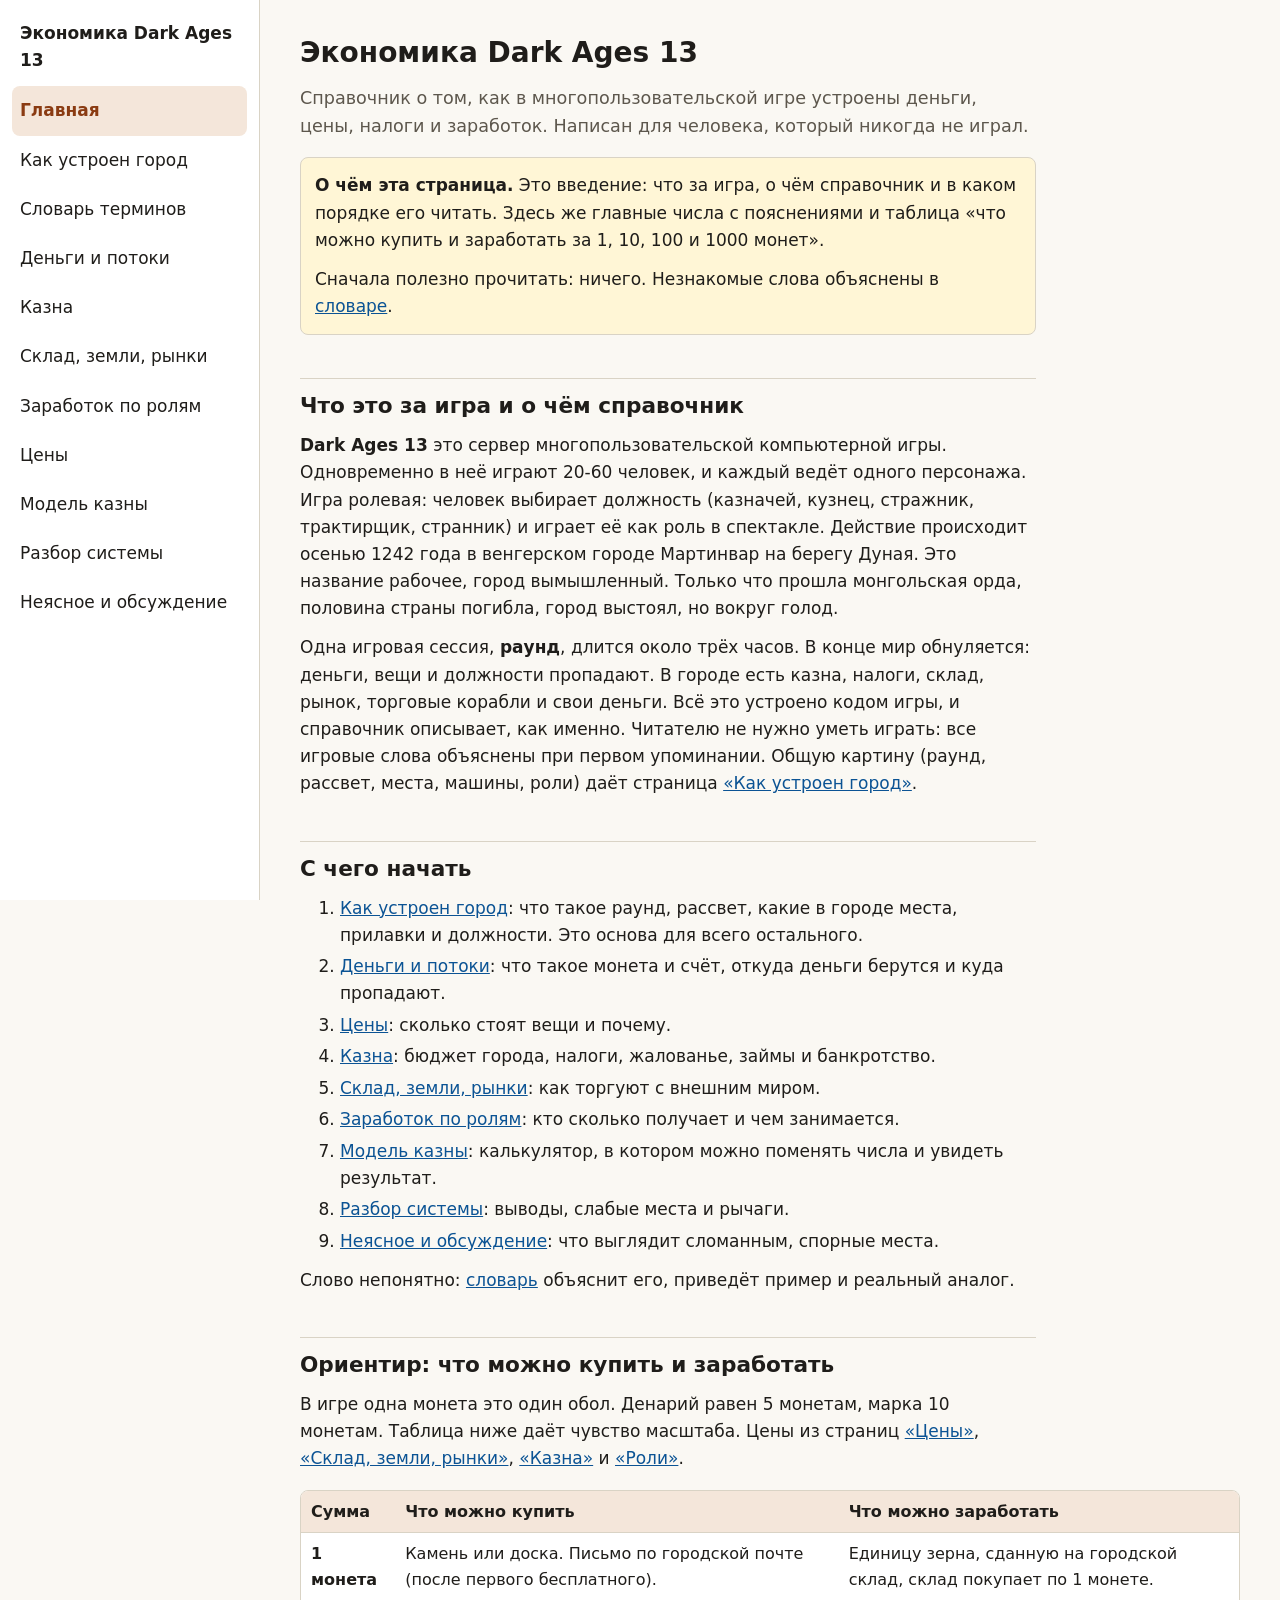
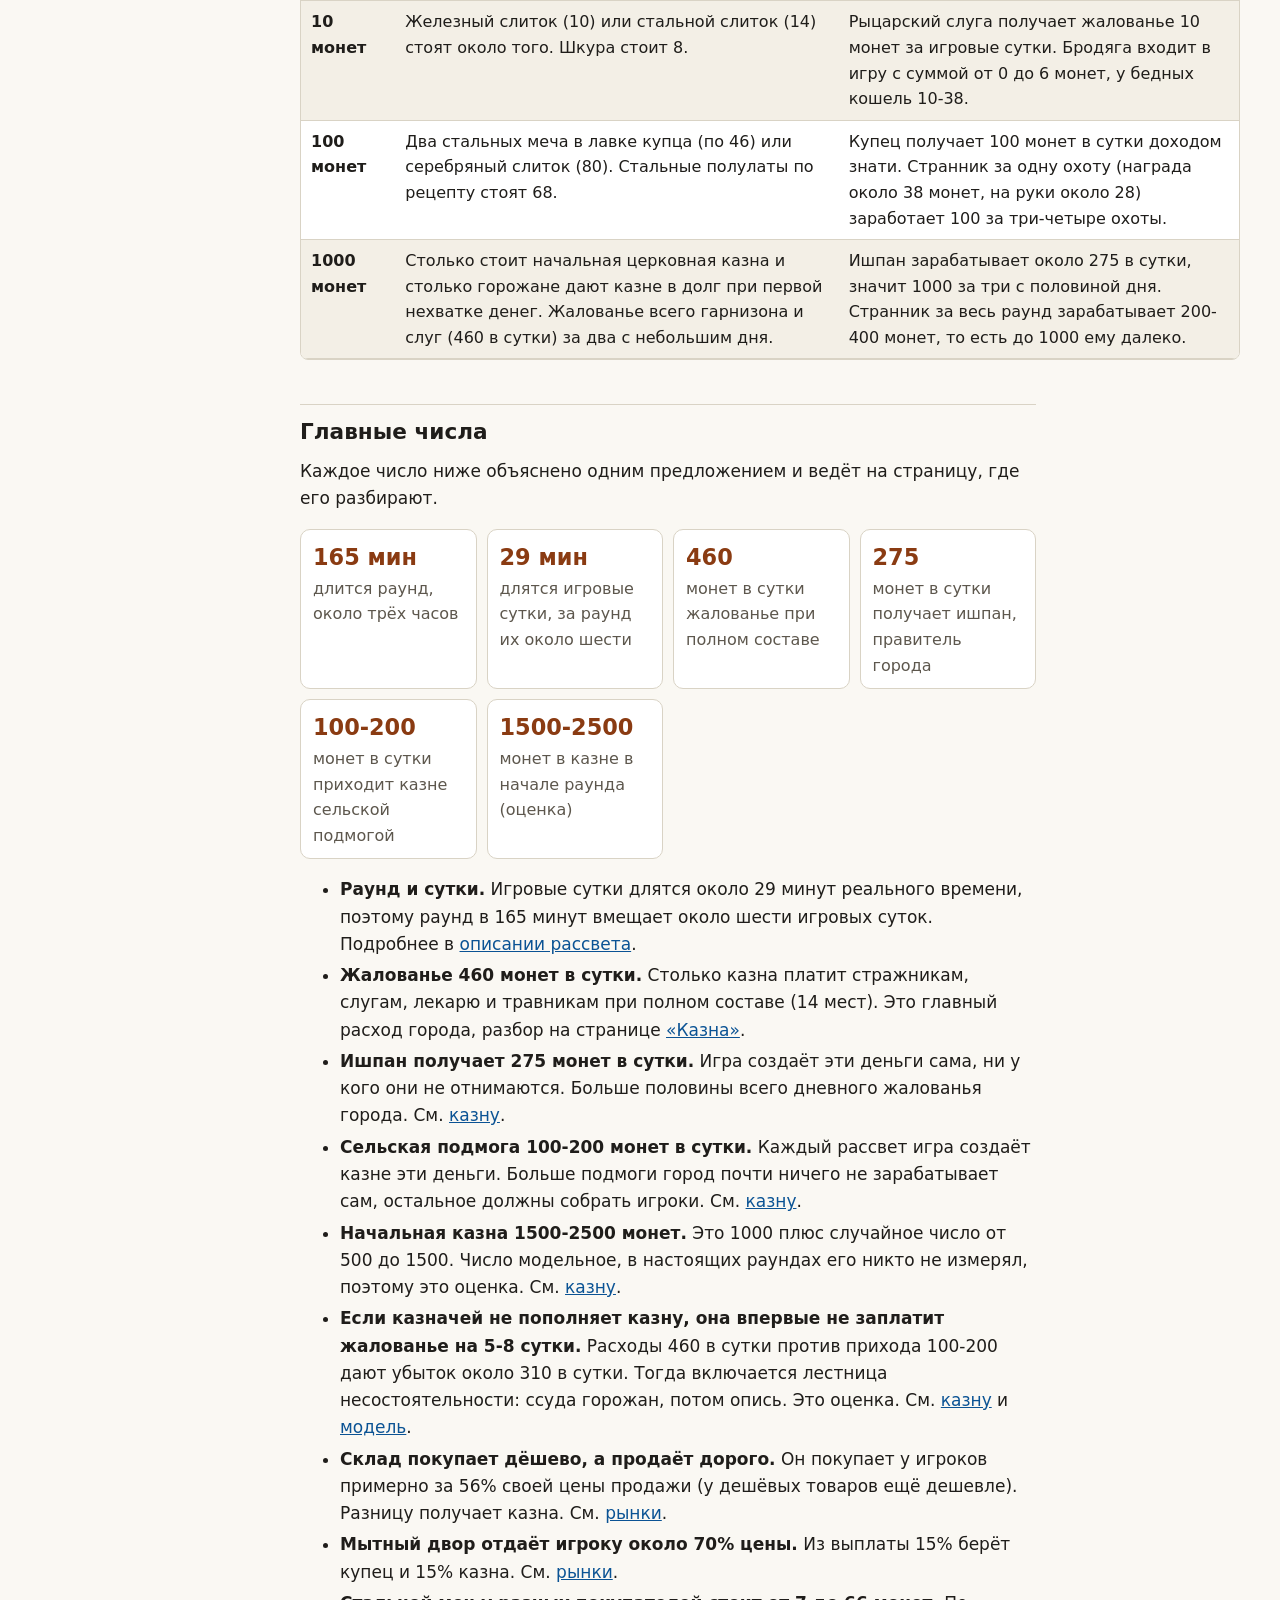
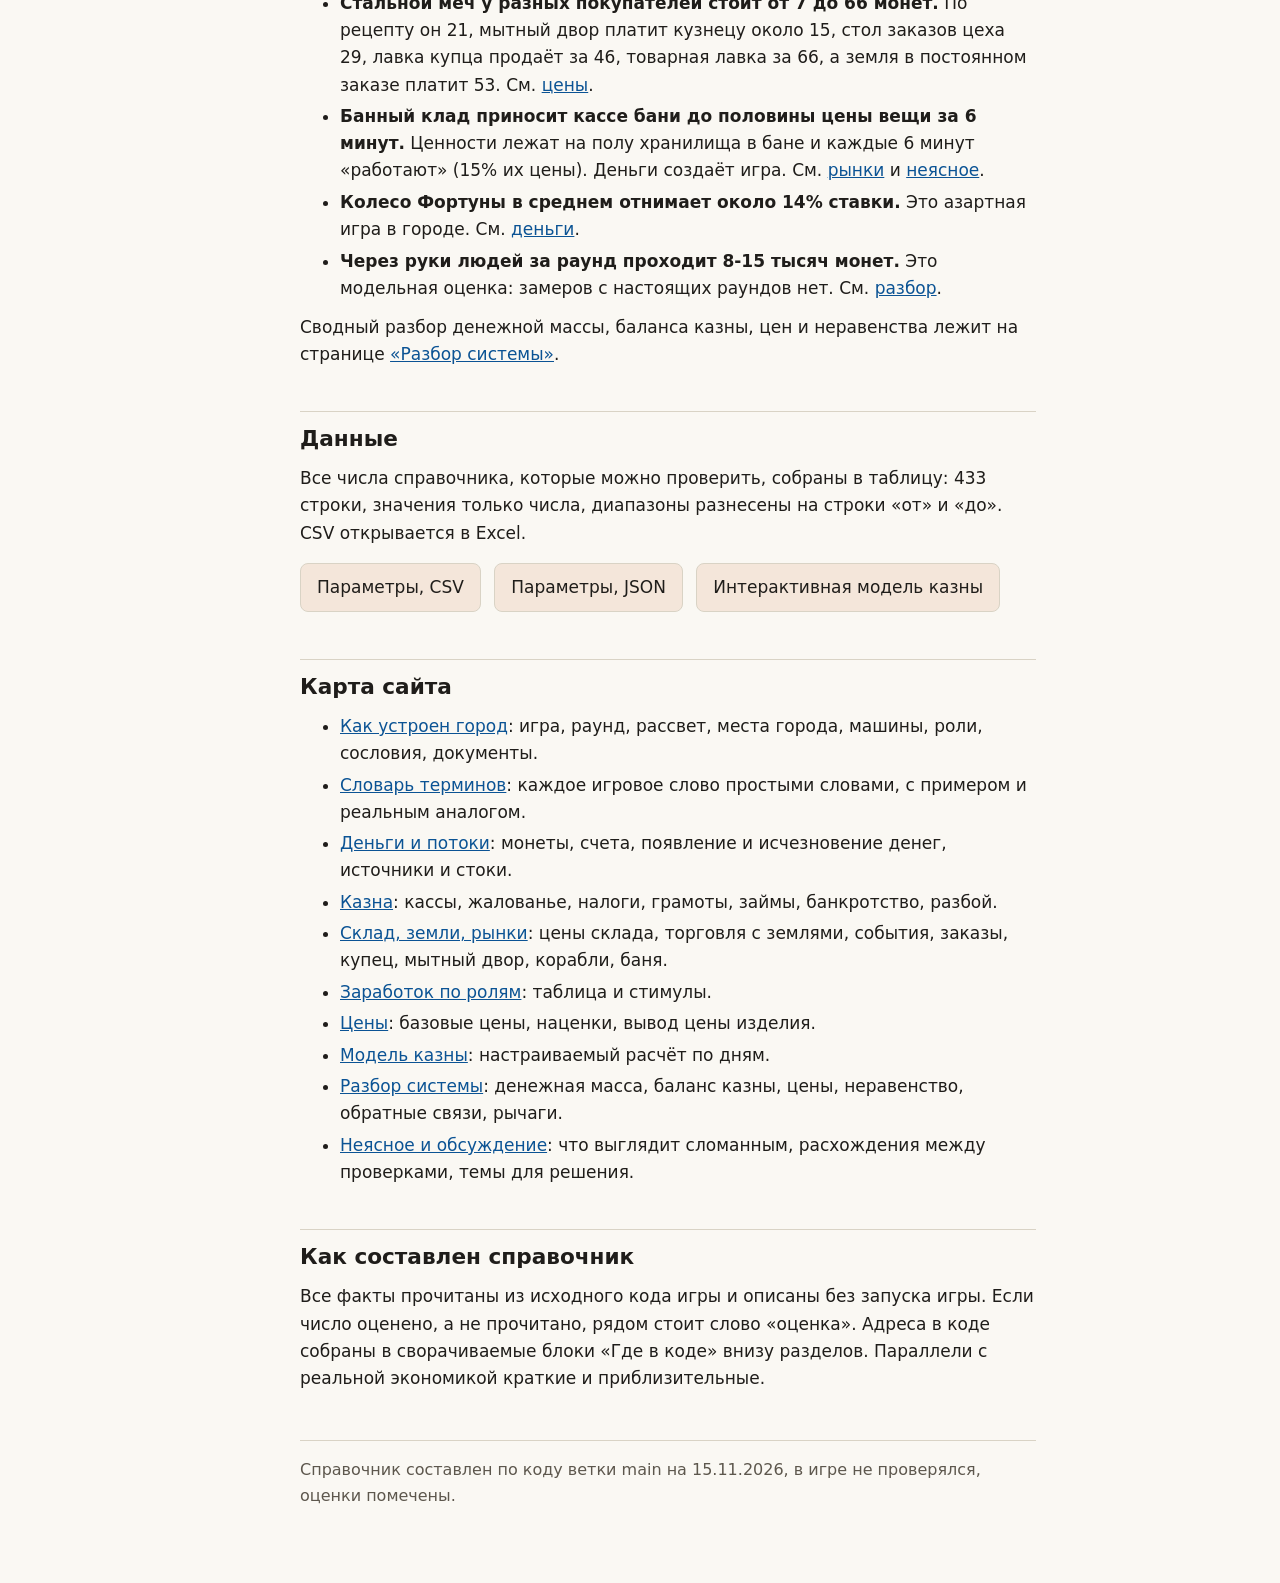
<file: index.html>
<!doctype html>
<html lang="ru">
<head>
<meta charset="utf-8">
<meta name="viewport" content="width=device-width, initial-scale=1">
<title>Экономика Dark Ages 13</title>
<meta name="description" content="Справочник по экономике игрового сервера Dark Ages 13 (SS13): что это за игра, как в ней устроены деньги, казна, налоги, рынки, роли и цены. Для читателя, который ничего не знает об игре. С примерами и таблицей цен.">
<link rel="stylesheet" href="assets/style.css">
</head>
<body>
<div class="layout">
<div id="nav-root"></div>
<main id="top">
<noscript><p><a href="index.html">На главную</a></p>
<p>Страницы: <a href="world.html">как устроен город</a>, <a href="glossary.html">словарь</a>, <a href="money.html">деньги</a>, <a href="treasury.html">казна</a>, <a href="markets.html">рынки</a>, <a href="roles.html">роли</a>, <a href="prices.html">цены</a>, <a href="model.html">модель</a>, <a href="analysis.html">разбор</a>, <a href="issues.html">неясное</a>.</p></noscript>

<h1>Экономика Dark Ages 13</h1>
<p class="lead">Справочник о том, как в многопользовательской игре устроены деньги, цены, налоги и заработок. Написан для человека, который никогда не играл.</p>

<div class="note">
<p><b>О чём эта страница.</b> Это введение: что за игра, о чём справочник и в каком порядке его читать. Здесь же главные числа с пояснениями и таблица «что можно купить и заработать за 1, 10, 100 и 1000 монет».</p>
<p>Сначала полезно прочитать: ничего. Незнакомые слова объяснены в <a href="glossary.html">словаре</a>.</p>
</div>

<h2 id="what">Что это за игра и о чём справочник</h2>
<p><b>Dark Ages 13</b> это сервер многопользовательской компьютерной игры. Одновременно в неё играют 20-60 человек, и каждый ведёт одного персонажа. Игра ролевая: человек выбирает должность (казначей, кузнец, стражник, трактирщик, странник) и играет её как роль в спектакле. Действие происходит осенью 1242 года в венгерском городе Мартинвар на берегу Дуная. Это название рабочее, город вымышленный. Только что прошла монгольская орда, половина страны погибла, город выстоял, но вокруг голод.</p>
<p>Одна игровая сессия, <b>раунд</b>, длится около трёх часов. В конце мир обнуляется: деньги, вещи и должности пропадают. В городе есть казна, налоги, склад, рынок, торговые корабли и свои деньги. Всё это устроено кодом игры, и справочник описывает, как именно. Читателю не нужно уметь играть: все игровые слова объяснены при первом упоминании. Общую картину (раунд, рассвет, места, машины, роли) даёт страница <a href="world.html">«Как устроен город»</a>.</p>

<h2 id="start">С чего начать</h2>
<ol>
<li><a href="world.html">Как устроен город</a>: что такое раунд, рассвет, какие в городе места, прилавки и должности. Это основа для всего остального.</li>
<li><a href="money.html">Деньги и потоки</a>: что такое монета и счёт, откуда деньги берутся и куда пропадают.</li>
<li><a href="prices.html">Цены</a>: сколько стоят вещи и почему.</li>
<li><a href="treasury.html">Казна</a>: бюджет города, налоги, жалованье, займы и банкротство.</li>
<li><a href="markets.html">Склад, земли, рынки</a>: как торгуют с внешним миром.</li>
<li><a href="roles.html">Заработок по ролям</a>: кто сколько получает и чем занимается.</li>
<li><a href="model.html">Модель казны</a>: калькулятор, в котором можно поменять числа и увидеть результат.</li>
<li><a href="analysis.html">Разбор системы</a>: выводы, слабые места и рычаги.</li>
<li><a href="issues.html">Неясное и обсуждение</a>: что выглядит сломанным, спорные места.</li>
</ol>
<p>Слово непонятно: <a href="glossary.html">словарь</a> объяснит его, приведёт пример и реальный аналог.</p>

<h2 id="orient">Ориентир: что можно купить и заработать</h2>
<p>В игре одна монета это один обол. Денарий равен 5 монетам, марка 10 монетам. Таблица ниже даёт чувство масштаба. Цены из страниц <a href="prices.html">«Цены»</a>, <a href="markets.html">«Склад, земли, рынки»</a>, <a href="treasury.html">«Казна»</a> и <a href="roles.html">«Роли»</a>.</p>
<div class="tw">
<table>
<thead><tr><th>Сумма</th><th>Что можно купить</th><th>Что можно заработать</th></tr></thead>
<tbody>
<tr><td><b>1 монета</b></td><td>Камень или доска. Письмо по городской почте (после первого бесплатного).</td><td>Единицу зерна, сданную на городской склад, склад покупает по 1 монете.</td></tr>
<tr><td><b>10 монет</b></td><td>Железный слиток (10) или стальной слиток (14) стоят около того. Шкура стоит 8.</td><td>Рыцарский слуга получает жалованье 10 монет за игровые сутки. Бродяга входит в игру с суммой от 0 до 6 монет, у бедных кошель 10-38.</td></tr>
<tr><td><b>100 монет</b></td><td>Два стальных меча в лавке купца (по 46) или серебряный слиток (80). Стальные полулаты по рецепту стоят 68.</td><td>Купец получает 100 монет в сутки доходом знати. Странник за одну охоту (награда около 38 монет, на руки около 28) заработает 100 за три-четыре охоты.</td></tr>
<tr><td><b>1000 монет</b></td><td>Столько стоит начальная церковная казна и столько горожане дают казне в долг при первой нехватке денег. Жалованье всего гарнизона и слуг (460 в сутки) за два с небольшим дня.</td><td>Ишпан зарабатывает около 275 в сутки, значит 1000 за три с половиной дня. Странник за весь раунд зарабатывает 200-400 монет, то есть до 1000 ему далеко.</td></tr>
</tbody>
</table>
</div>

<h2 id="numbers">Главные числа</h2>
<p>Каждое число ниже объяснено одним предложением и ведёт на страницу, где его разбирают.</p>
<div class="cards">
<div class="card"><div class="v">165 мин</div><div class="t">длится раунд, около трёх часов</div></div>
<div class="card"><div class="v">29 мин</div><div class="t">длятся игровые сутки, за раунд их около шести</div></div>
<div class="card"><div class="v">460</div><div class="t">монет в сутки жалованье при полном составе</div></div>
<div class="card"><div class="v">275</div><div class="t">монет в сутки получает ишпан, правитель города</div></div>
<div class="card"><div class="v">100-200</div><div class="t">монет в сутки приходит казне сельской подмогой</div></div>
<div class="card"><div class="v">1500-2500</div><div class="t">монет в казне в начале раунда (оценка)</div></div>
</div>
<ul>
<li><b>Раунд и сутки.</b> Игровые сутки длятся около 29 минут реального времени, поэтому раунд в 165 минут вмещает около шести игровых суток. Подробнее в <a href="world.html#w-dawn">описании рассвета</a>.</li>
<li><b>Жалованье 460 монет в сутки.</b> Столько казна платит стражникам, слугам, лекарю и травникам при полном составе (14 мест). Это главный расход города, разбор на странице <a href="treasury.html">«Казна»</a>.</li>
<li><b>Ишпан получает 275 монет в сутки.</b> Игра создаёт эти деньги сама, ни у кого они не отнимаются. Больше половины всего дневного жалованья города. См. <a href="treasury.html">казну</a>.</li>
<li><b>Сельская подмога 100-200 монет в сутки.</b> Каждый рассвет игра создаёт казне эти деньги. Больше подмоги город почти ничего не зарабатывает сам, остальное должны собрать игроки. См. <a href="treasury.html">казну</a>.</li>
<li><b>Начальная казна 1500-2500 монет.</b> Это 1000 плюс случайное число от 500 до 1500. Число модельное, в настоящих раундах его никто не измерял, поэтому это оценка. См. <a href="treasury.html">казну</a>.</li>
<li><b>Если казначей не пополняет казну, она впервые не заплатит жалованье на 5-8 сутки.</b> Расходы 460 в сутки против прихода 100-200 дают убыток около 310 в сутки. Тогда включается лестница несостоятельности: ссуда горожан, потом опись. Это оценка. См. <a href="treasury.html">казну</a> и <a href="model.html">модель</a>.</li>
<li><b>Склад покупает дёшево, а продаёт дорого.</b> Он покупает у игроков примерно за 56% своей цены продажи (у дешёвых товаров ещё дешевле). Разницу получает казна. См. <a href="markets.html">рынки</a>.</li>
<li><b>Мытный двор отдаёт игроку около 70% цены.</b> Из выплаты 15% берёт купец и 15% казна. См. <a href="markets.html">рынки</a>.</li>
<li><b>Стальной меч у разных покупателей стоит от 7 до 66 монет.</b> По рецепту он 21, мытный двор платит кузнецу около 15, стол заказов цеха 29, лавка купца продаёт за 46, товарная лавка за 66, а земля в постоянном заказе платит 53. См. <a href="prices.html">цены</a>.</li>
<li><b>Банный клад приносит кассе бани до половины цены вещи за 6 минут.</b> Ценности лежат на полу хранилища в бане и каждые 6 минут «работают» (15% их цены). Деньги создаёт игра. См. <a href="markets.html">рынки</a> и <a href="issues.html">неясное</a>.</li>
<li><b>Колесо Фортуны в среднем отнимает около 14% ставки.</b> Это азартная игра в городе. См. <a href="money.html">деньги</a>.</li>
<li><b>Через руки людей за раунд проходит 8-15 тысяч монет.</b> Это модельная оценка: замеров с настоящих раундов нет. См. <a href="analysis.html">разбор</a>.</li>
</ul>
<p>Сводный разбор денежной массы, баланса казны, цен и неравенства лежит на странице <a href="analysis.html">«Разбор системы»</a>.</p>

<h2 id="download">Данные</h2>
<p>Все числа справочника, которые можно проверить, собраны в таблицу: 433 строки, значения только числа, диапазоны разнесены на строки «от» и «до». CSV открывается в Excel.</p>
<p>
<a class="btn" href="data/parameters.csv" download>Параметры, CSV</a>
<a class="btn" href="data/parameters.json" download>Параметры, JSON</a>
<a class="btn" href="model.html">Интерактивная модель казны</a>
</p>

<h2 id="map">Карта сайта</h2>
<ul>
<li><a href="world.html">Как устроен город</a>: игра, раунд, рассвет, места города, машины, роли, сословия, документы.</li>
<li><a href="glossary.html">Словарь терминов</a>: каждое игровое слово простыми словами, с примером и реальным аналогом.</li>
<li><a href="money.html">Деньги и потоки</a>: монеты, счета, появление и исчезновение денег, источники и стоки.</li>
<li><a href="treasury.html">Казна</a>: кассы, жалованье, налоги, грамоты, займы, банкротство, разбой.</li>
<li><a href="markets.html">Склад, земли, рынки</a>: цены склада, торговля с землями, события, заказы, купец, мытный двор, корабли, баня.</li>
<li><a href="roles.html">Заработок по ролям</a>: таблица и стимулы.</li>
<li><a href="prices.html">Цены</a>: базовые цены, наценки, вывод цены изделия.</li>
<li><a href="model.html">Модель казны</a>: настраиваемый расчёт по дням.</li>
<li><a href="analysis.html">Разбор системы</a>: денежная масса, баланс казны, цены, неравенство, обратные связи, рычаги.</li>
<li><a href="issues.html">Неясное и обсуждение</a>: что выглядит сломанным, расхождения между проверками, темы для решения.</li>
</ul>

<h2 id="method">Как составлен справочник</h2>
<p>Все факты прочитаны из исходного кода игры и описаны без запуска игры. Если число оценено, а не прочитано, рядом стоит слово «оценка». Адреса в коде собраны в сворачиваемые блоки «Где в коде» внизу разделов. Параллели с реальной экономикой краткие и приблизительные.</p>

<p class="foot">Справочник составлен по коду ветки main на 15.11.2026, в игре не проверялся, оценки помечены.</p>
</main>
</div>
<script src="assets/site.js"></script>
</body>
</html>
</file>
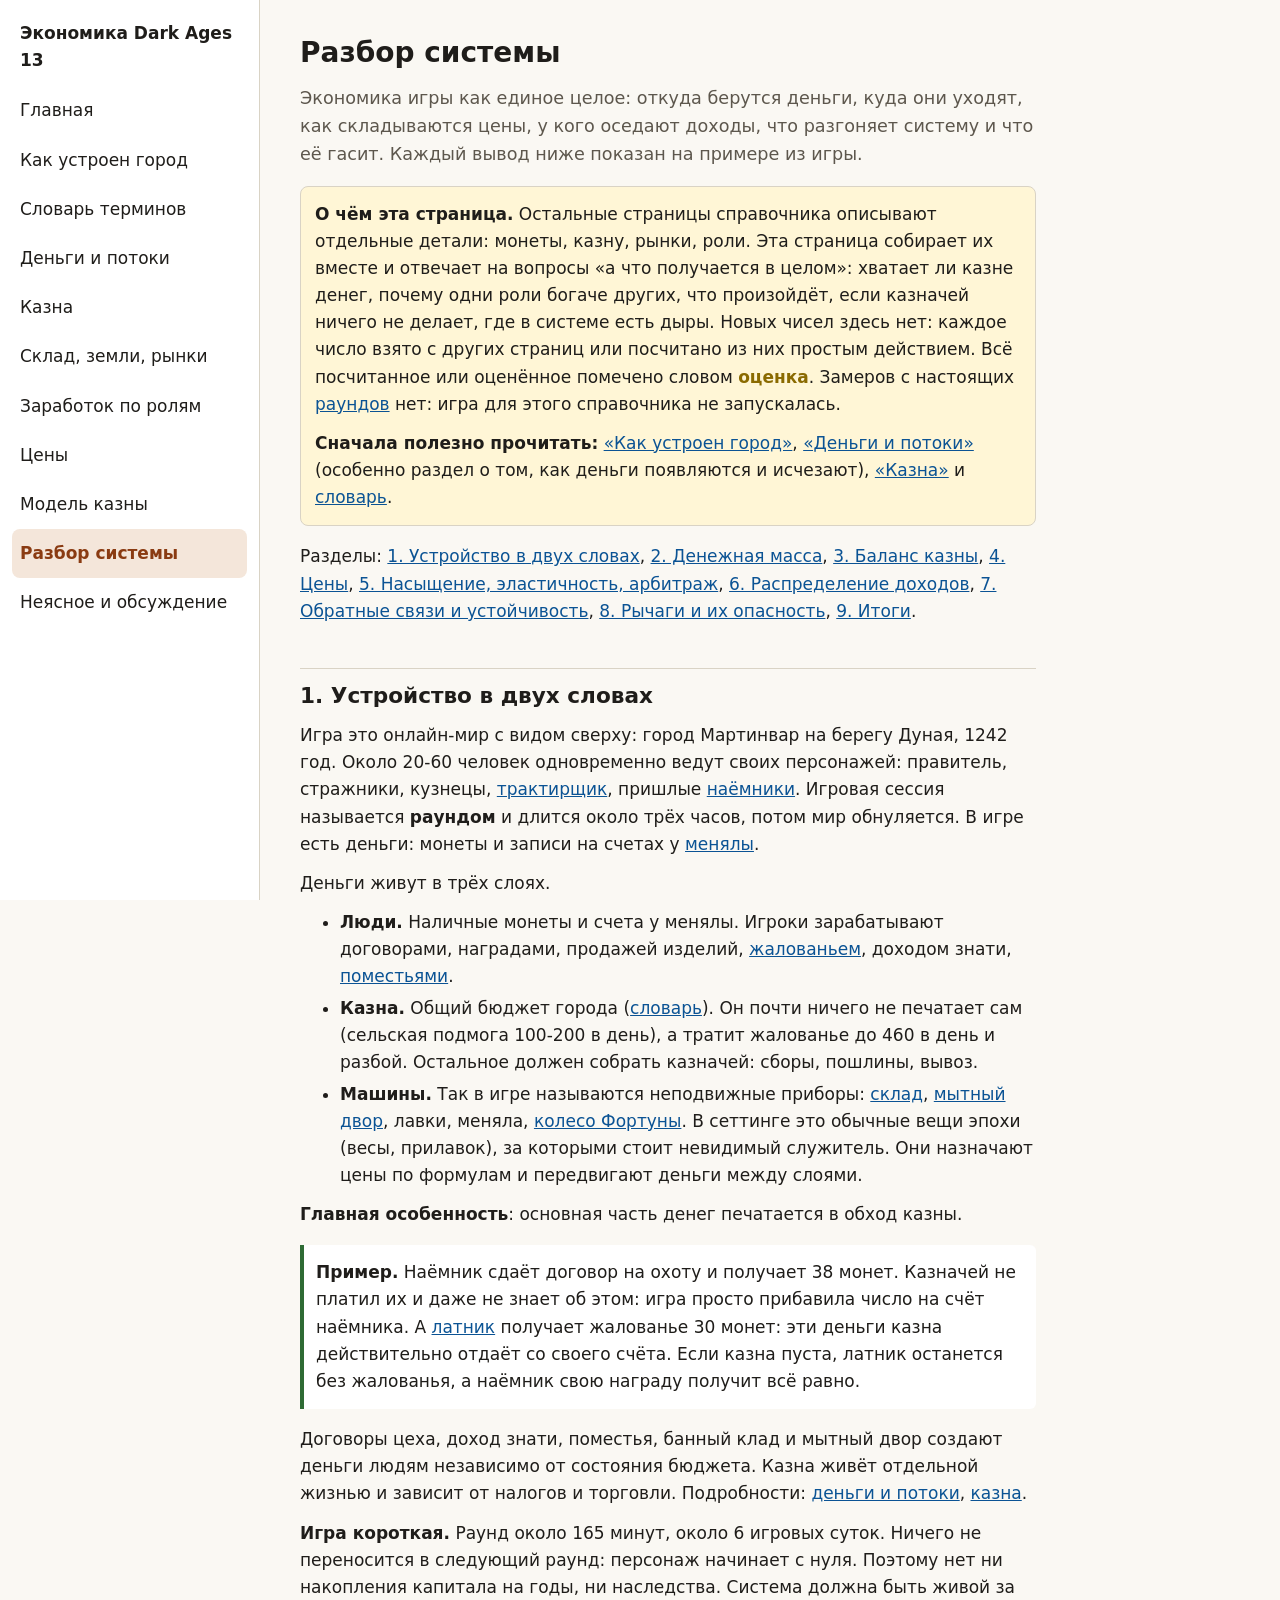
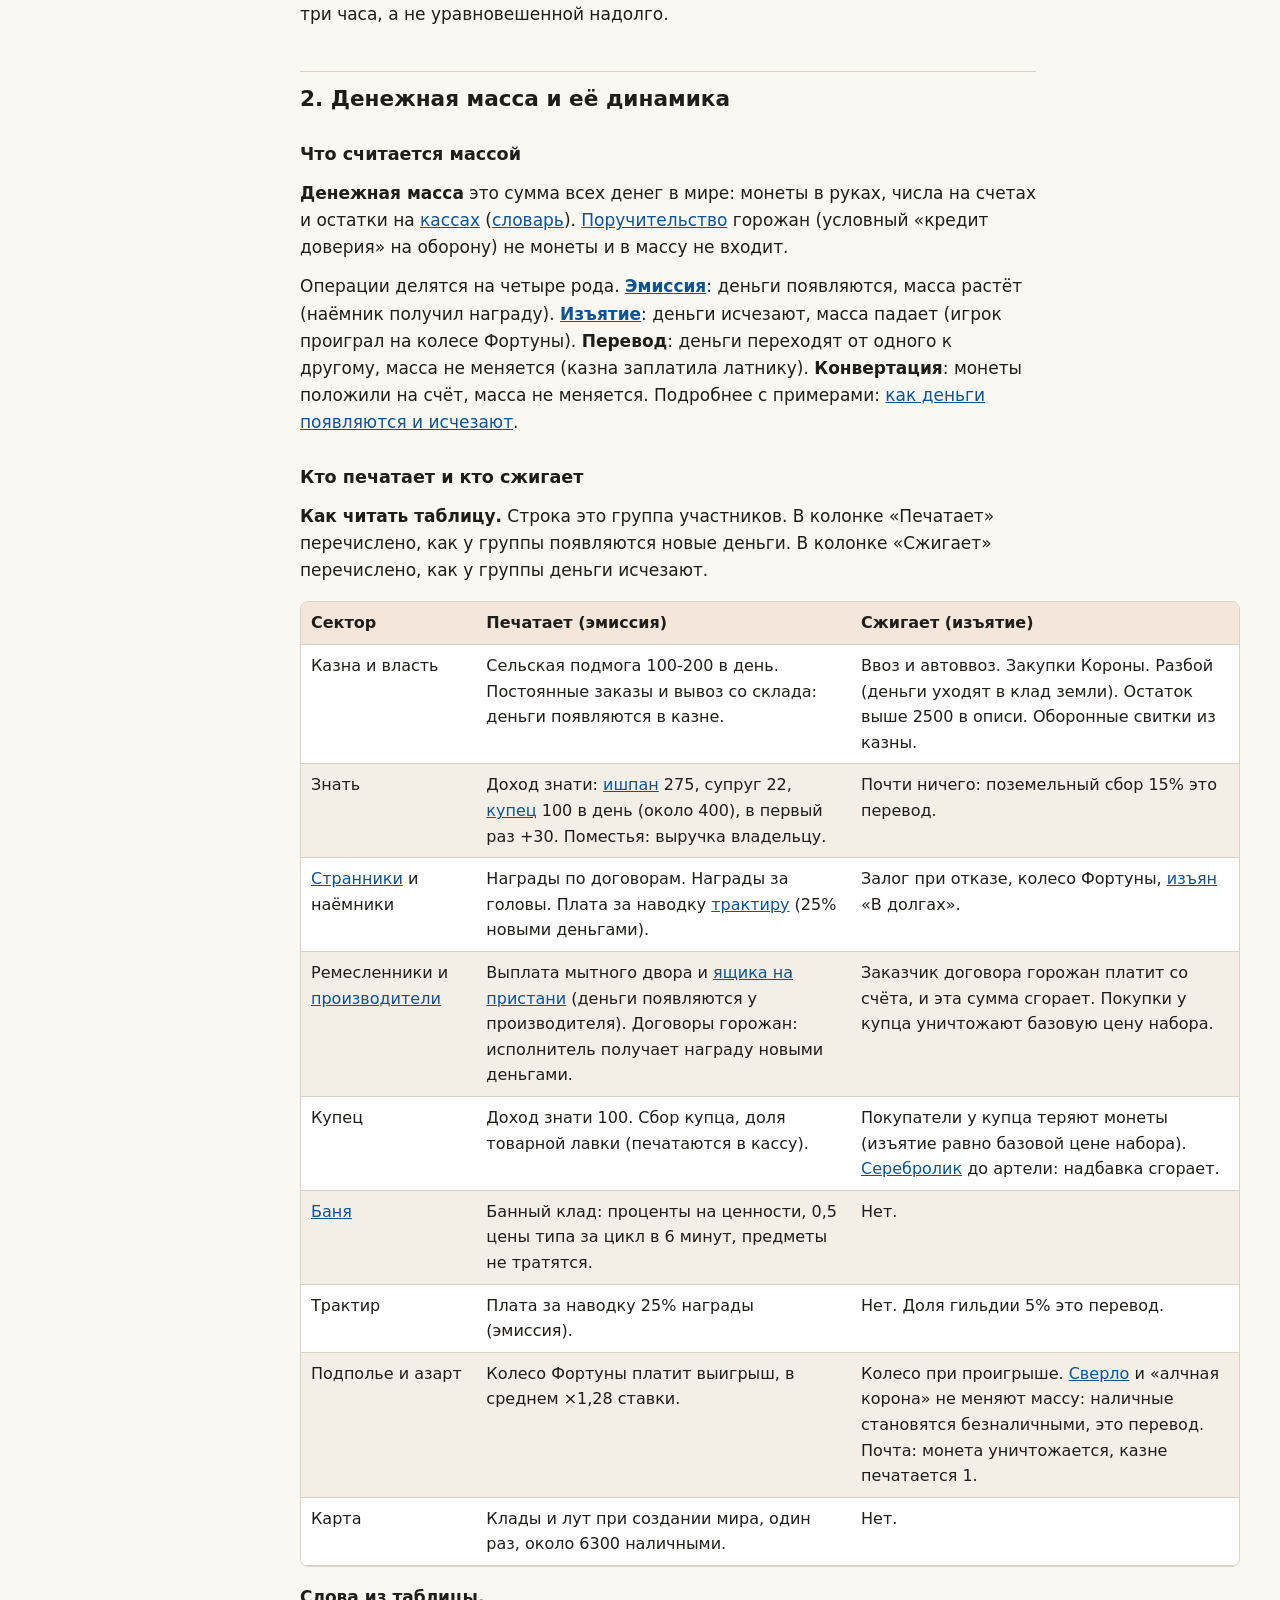
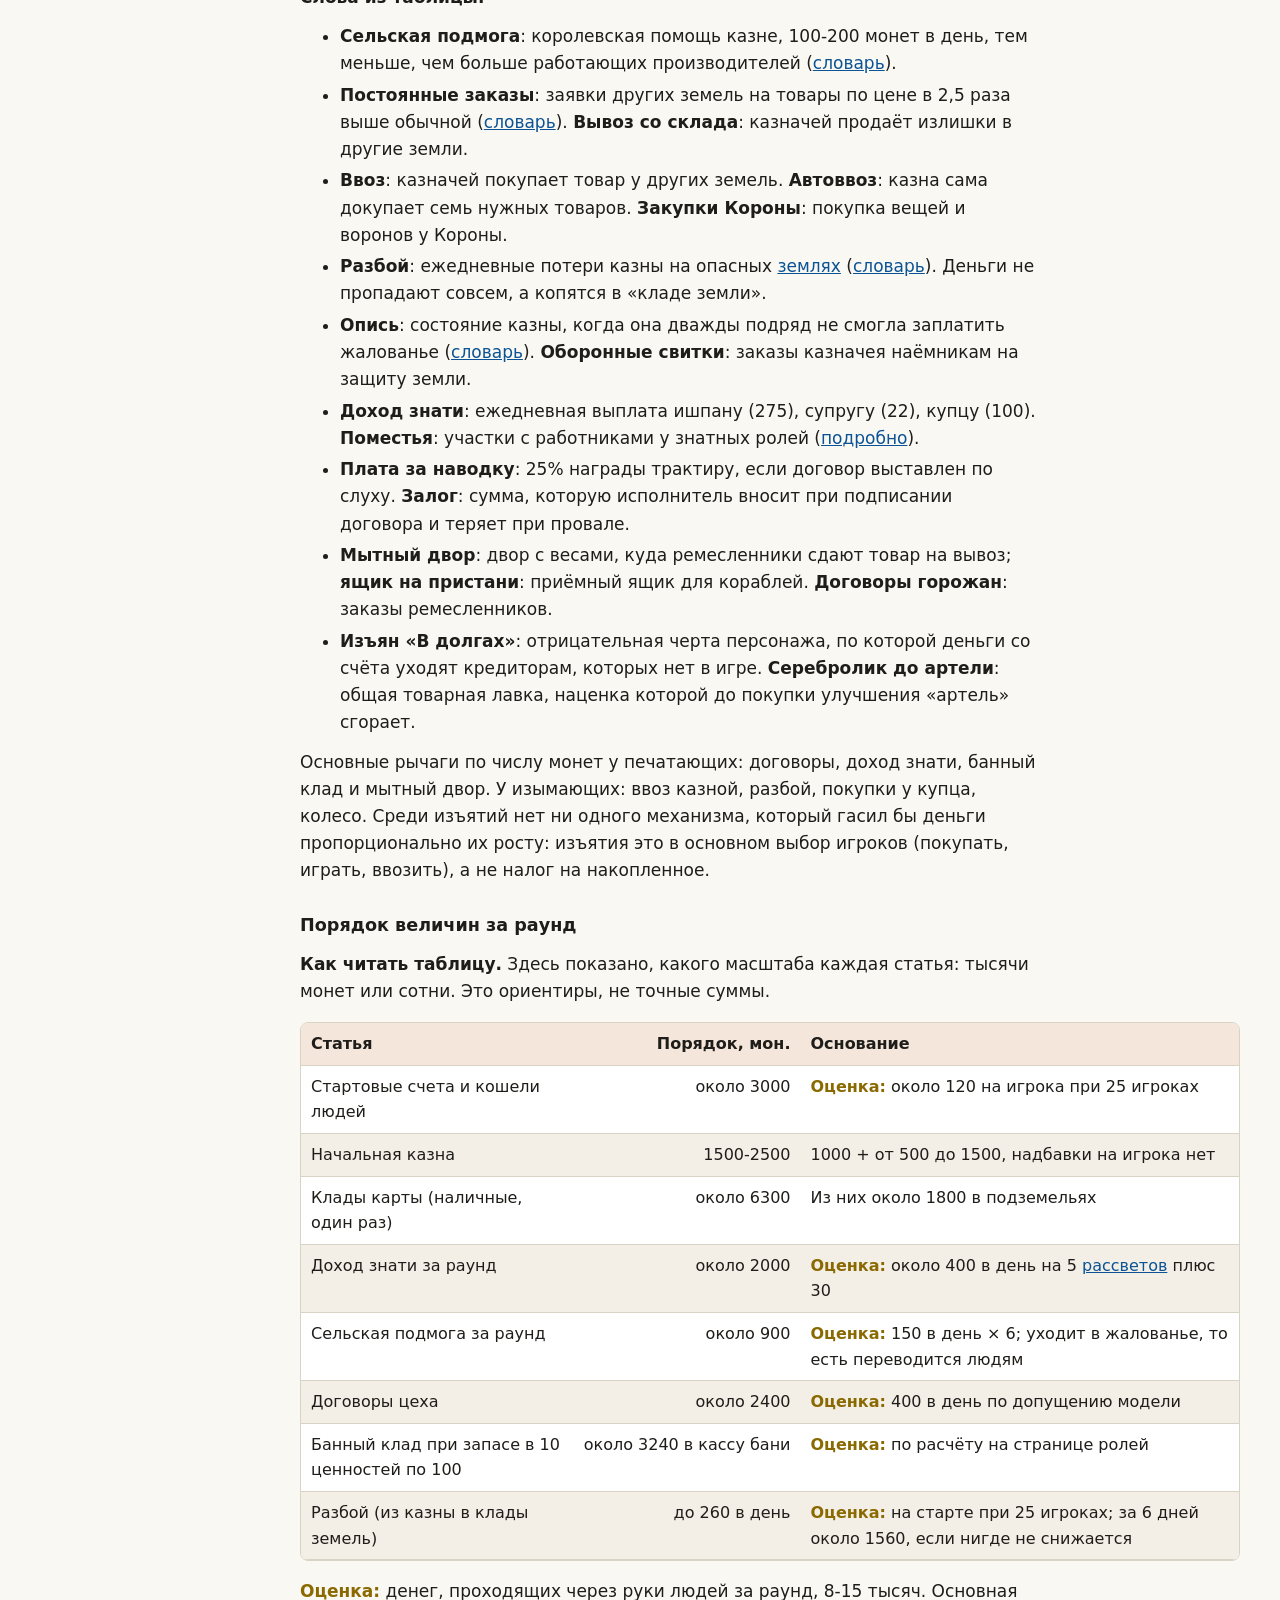
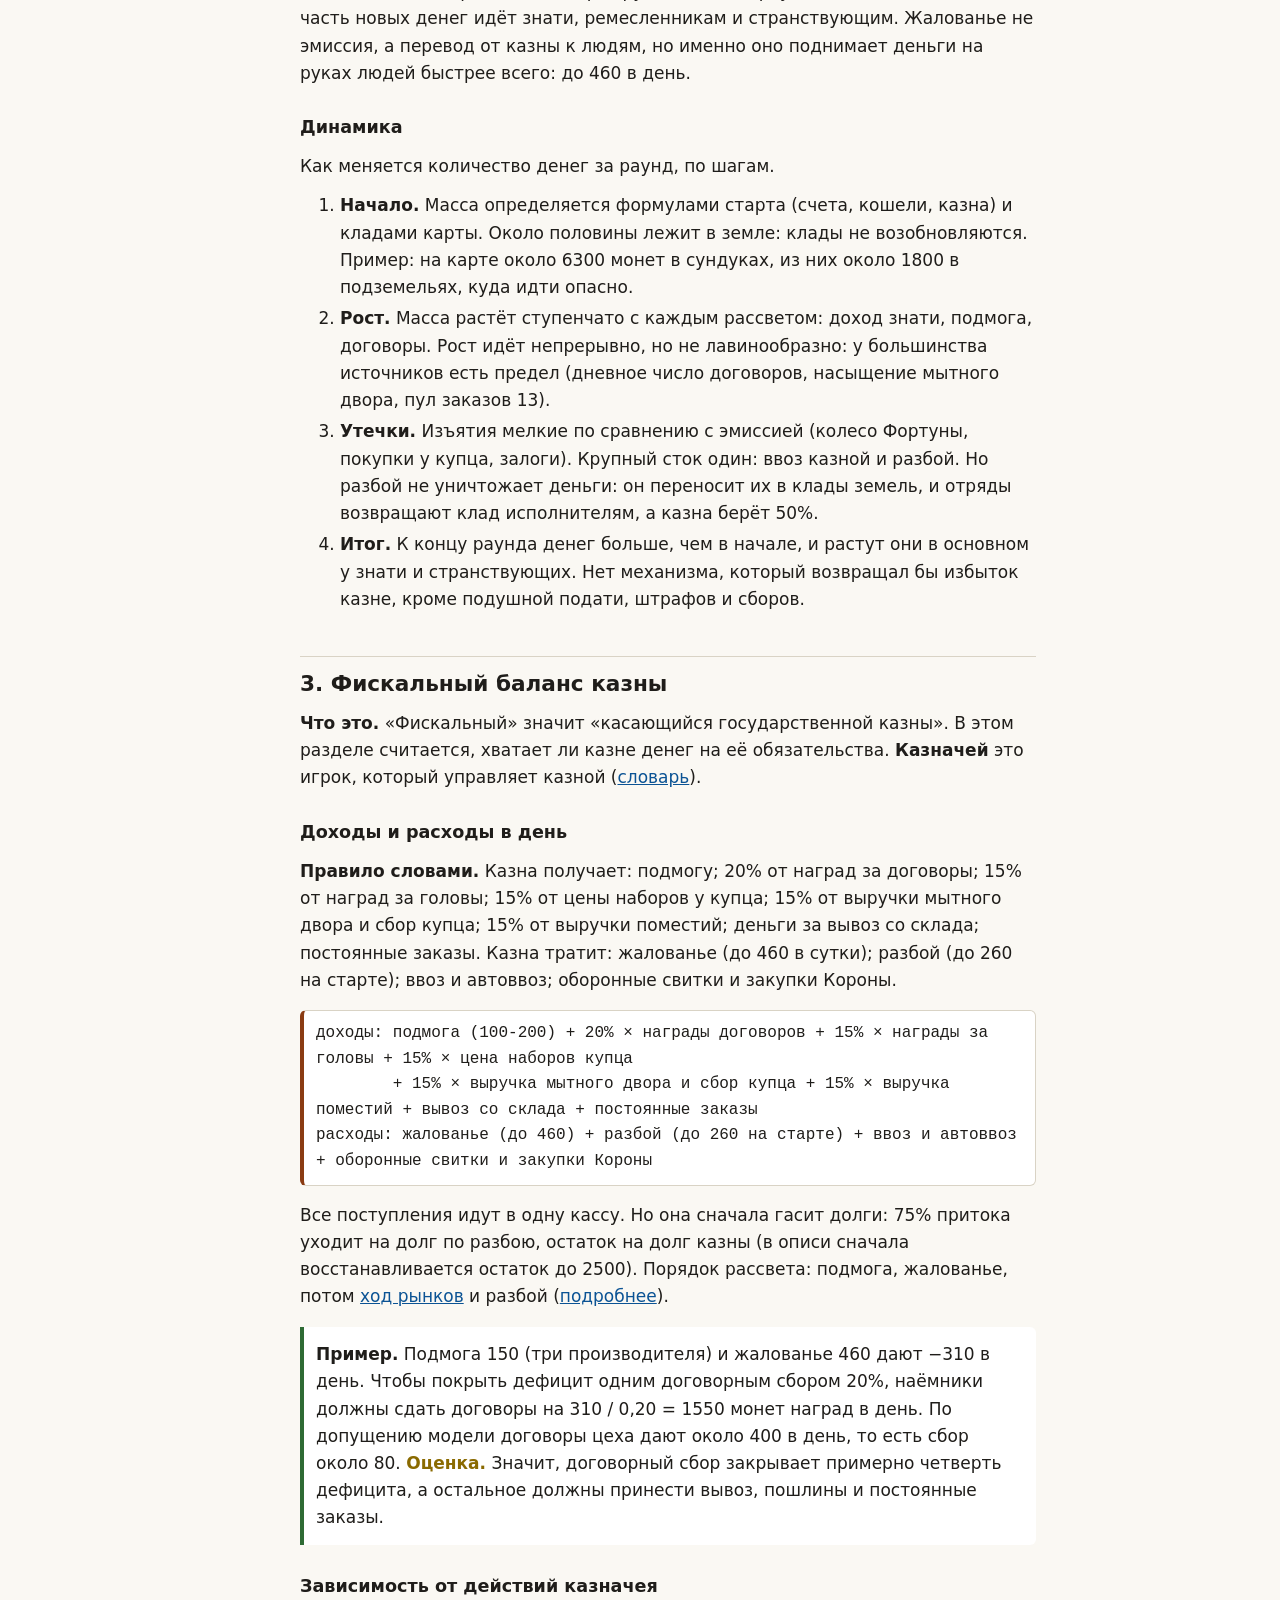
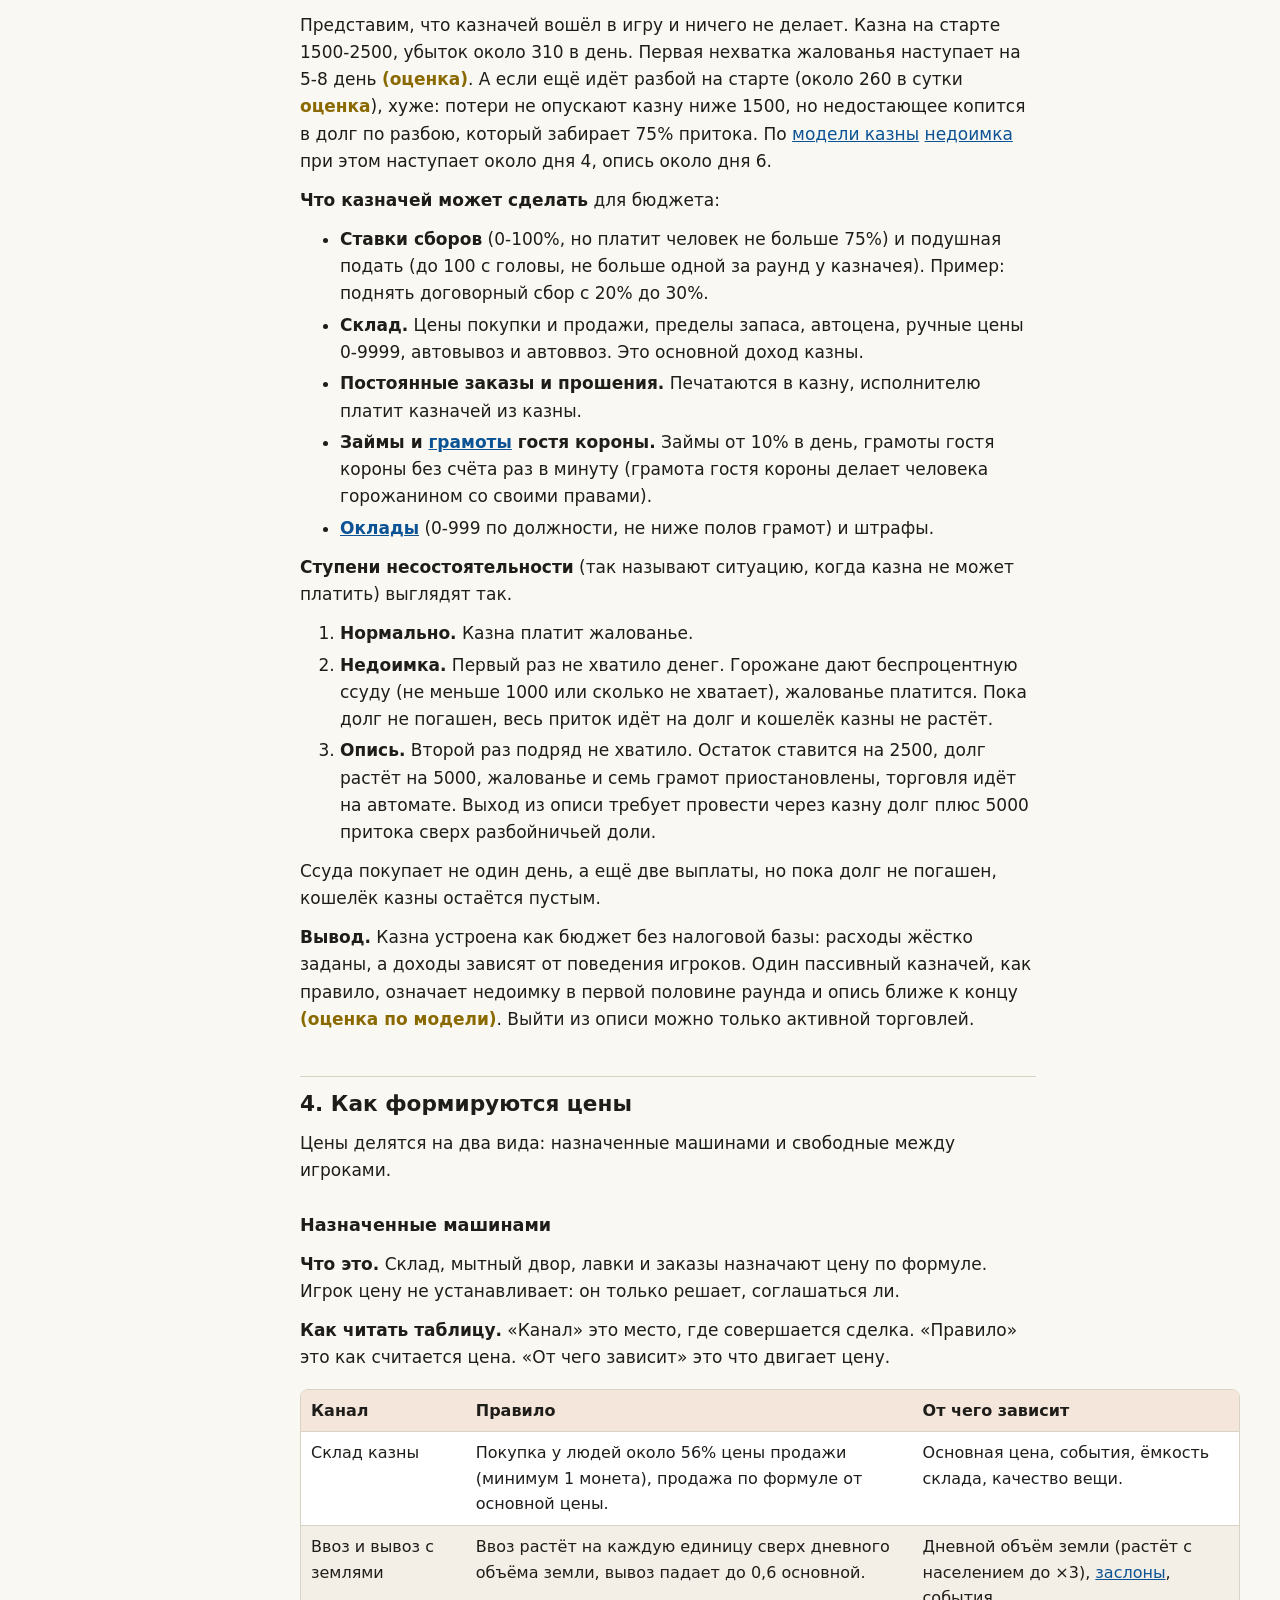
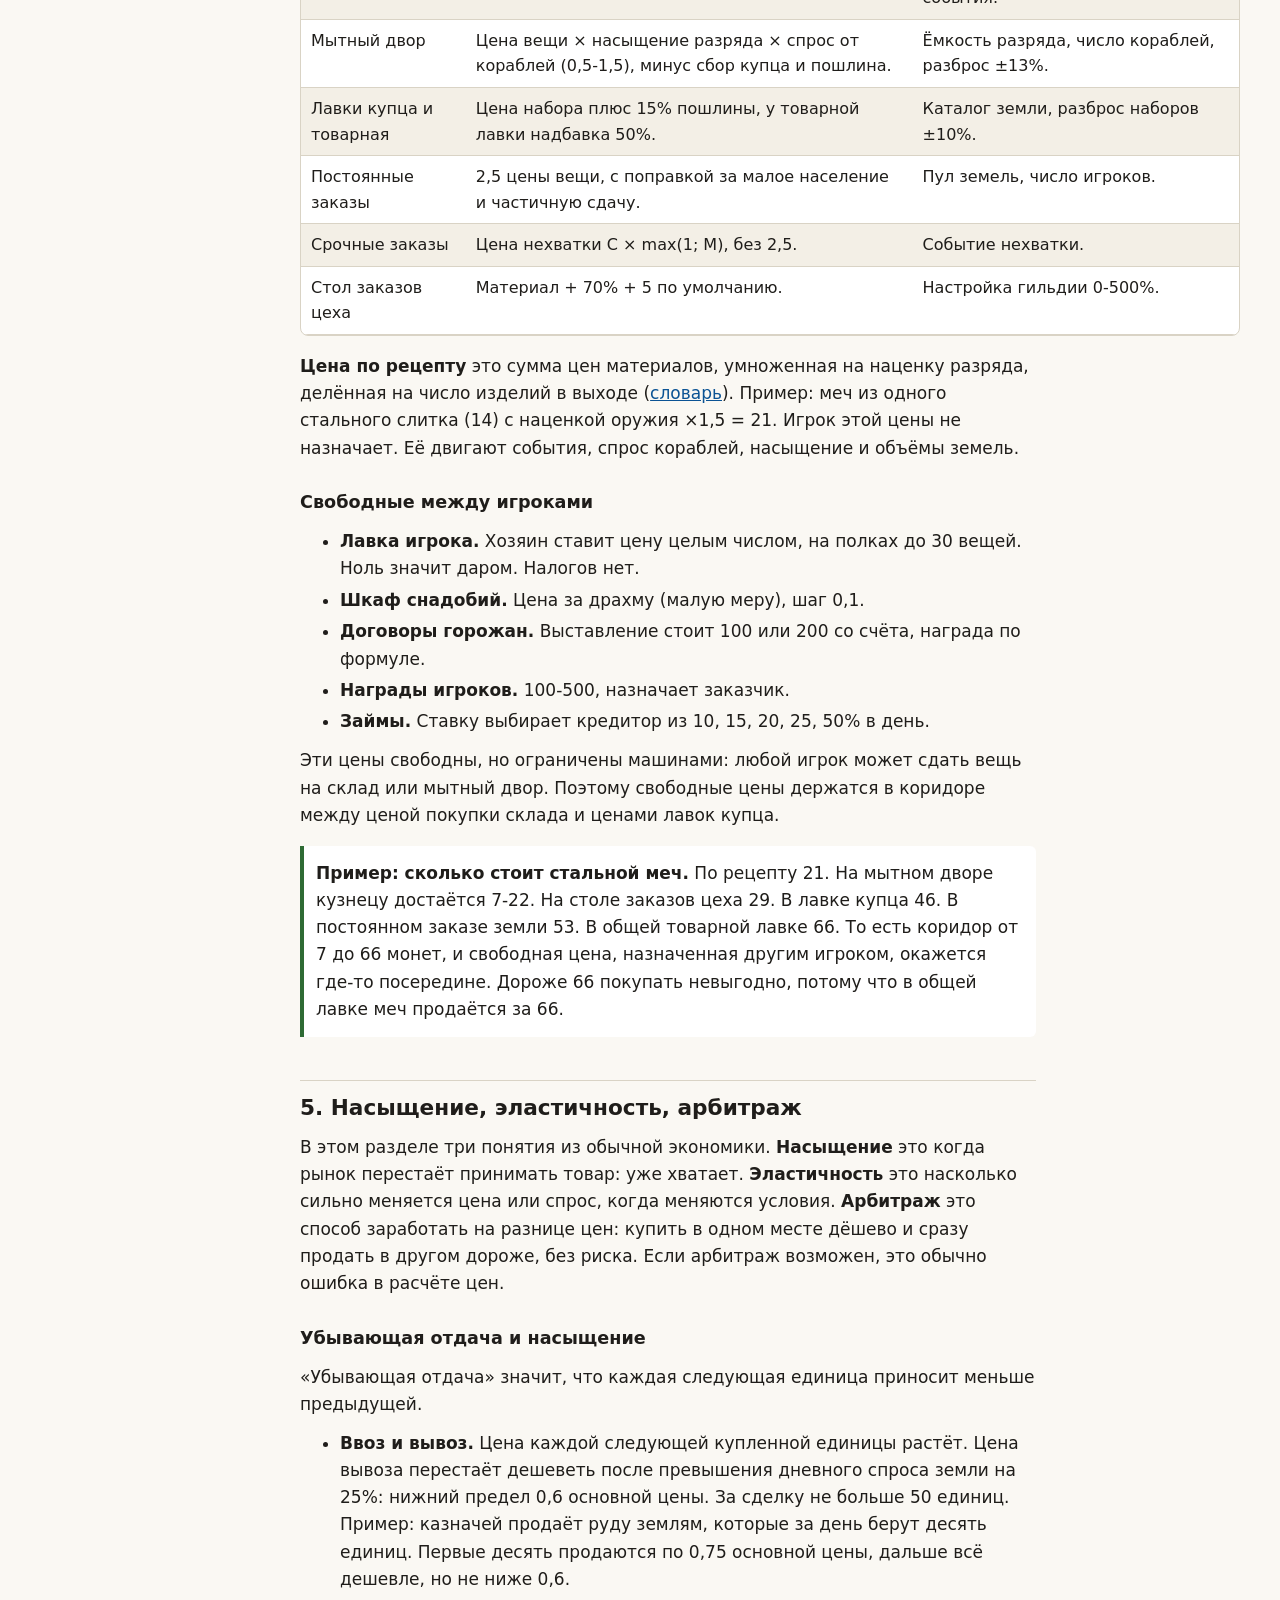
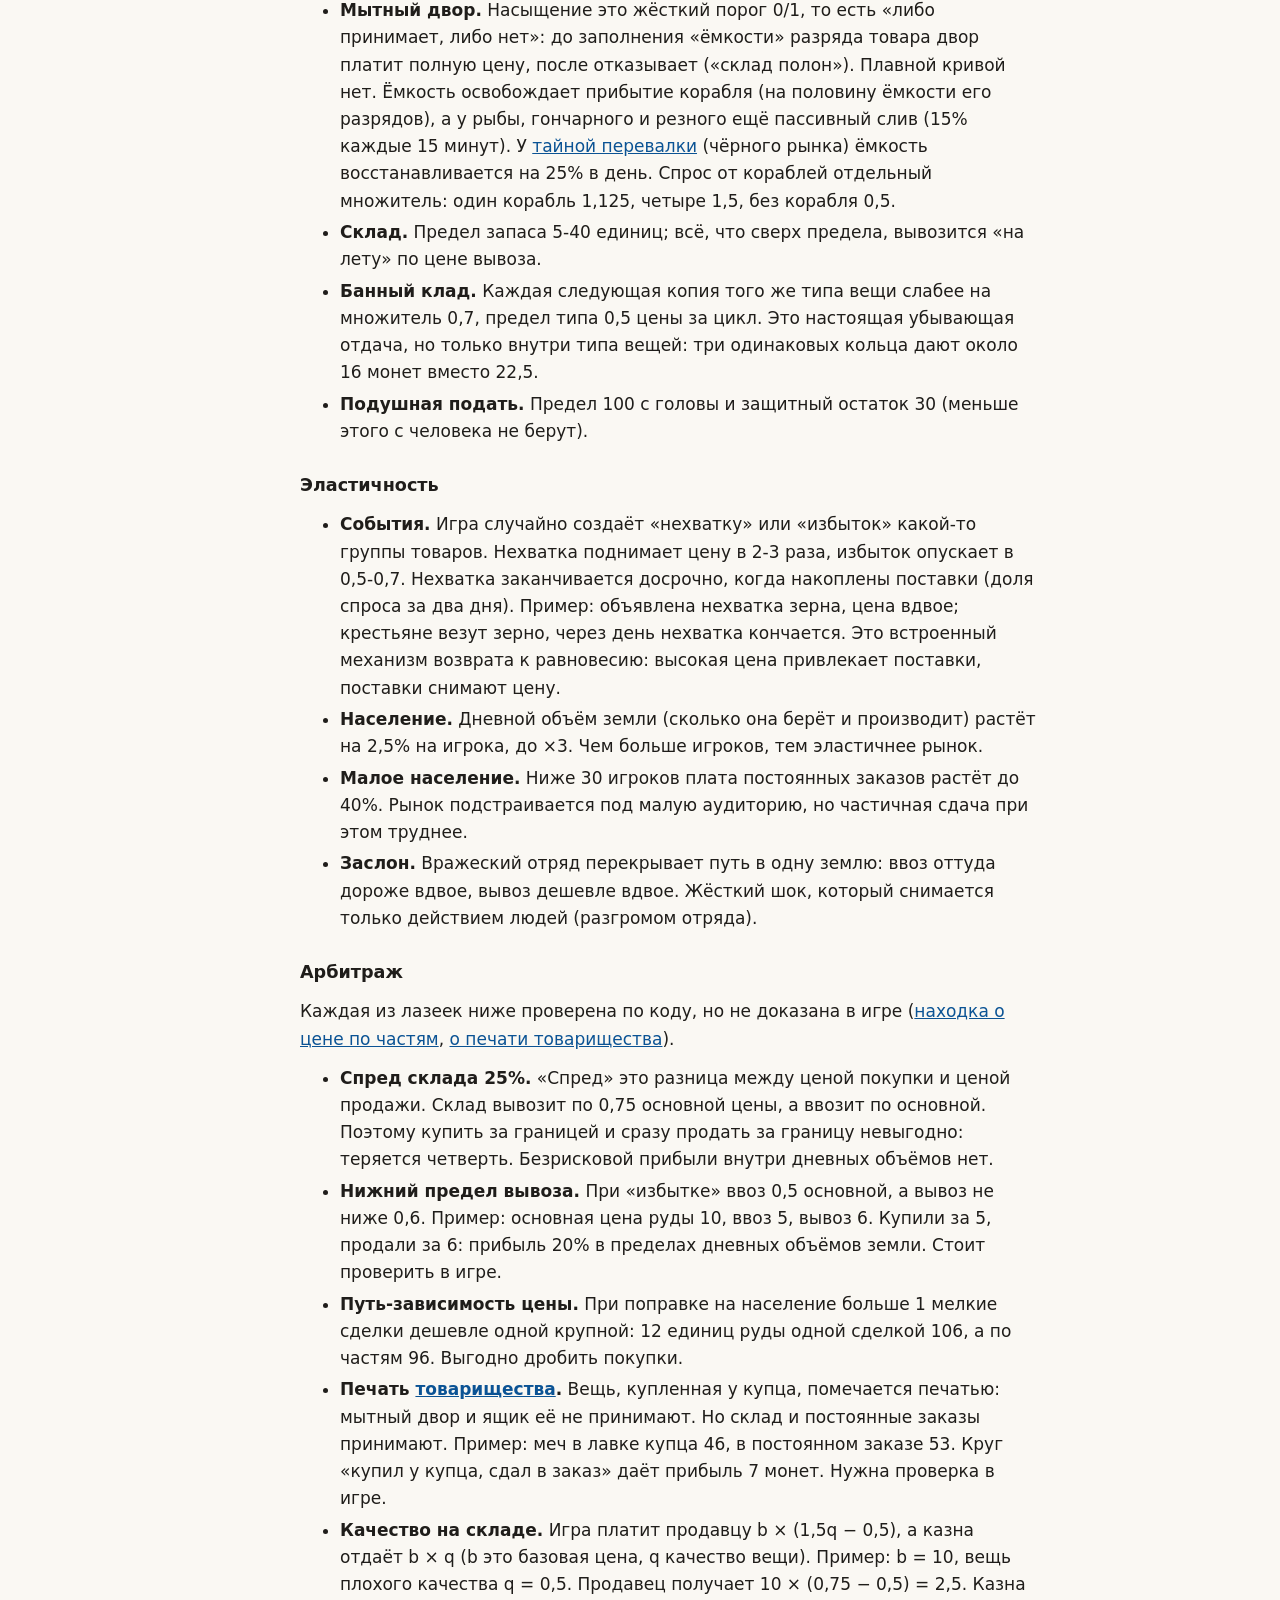
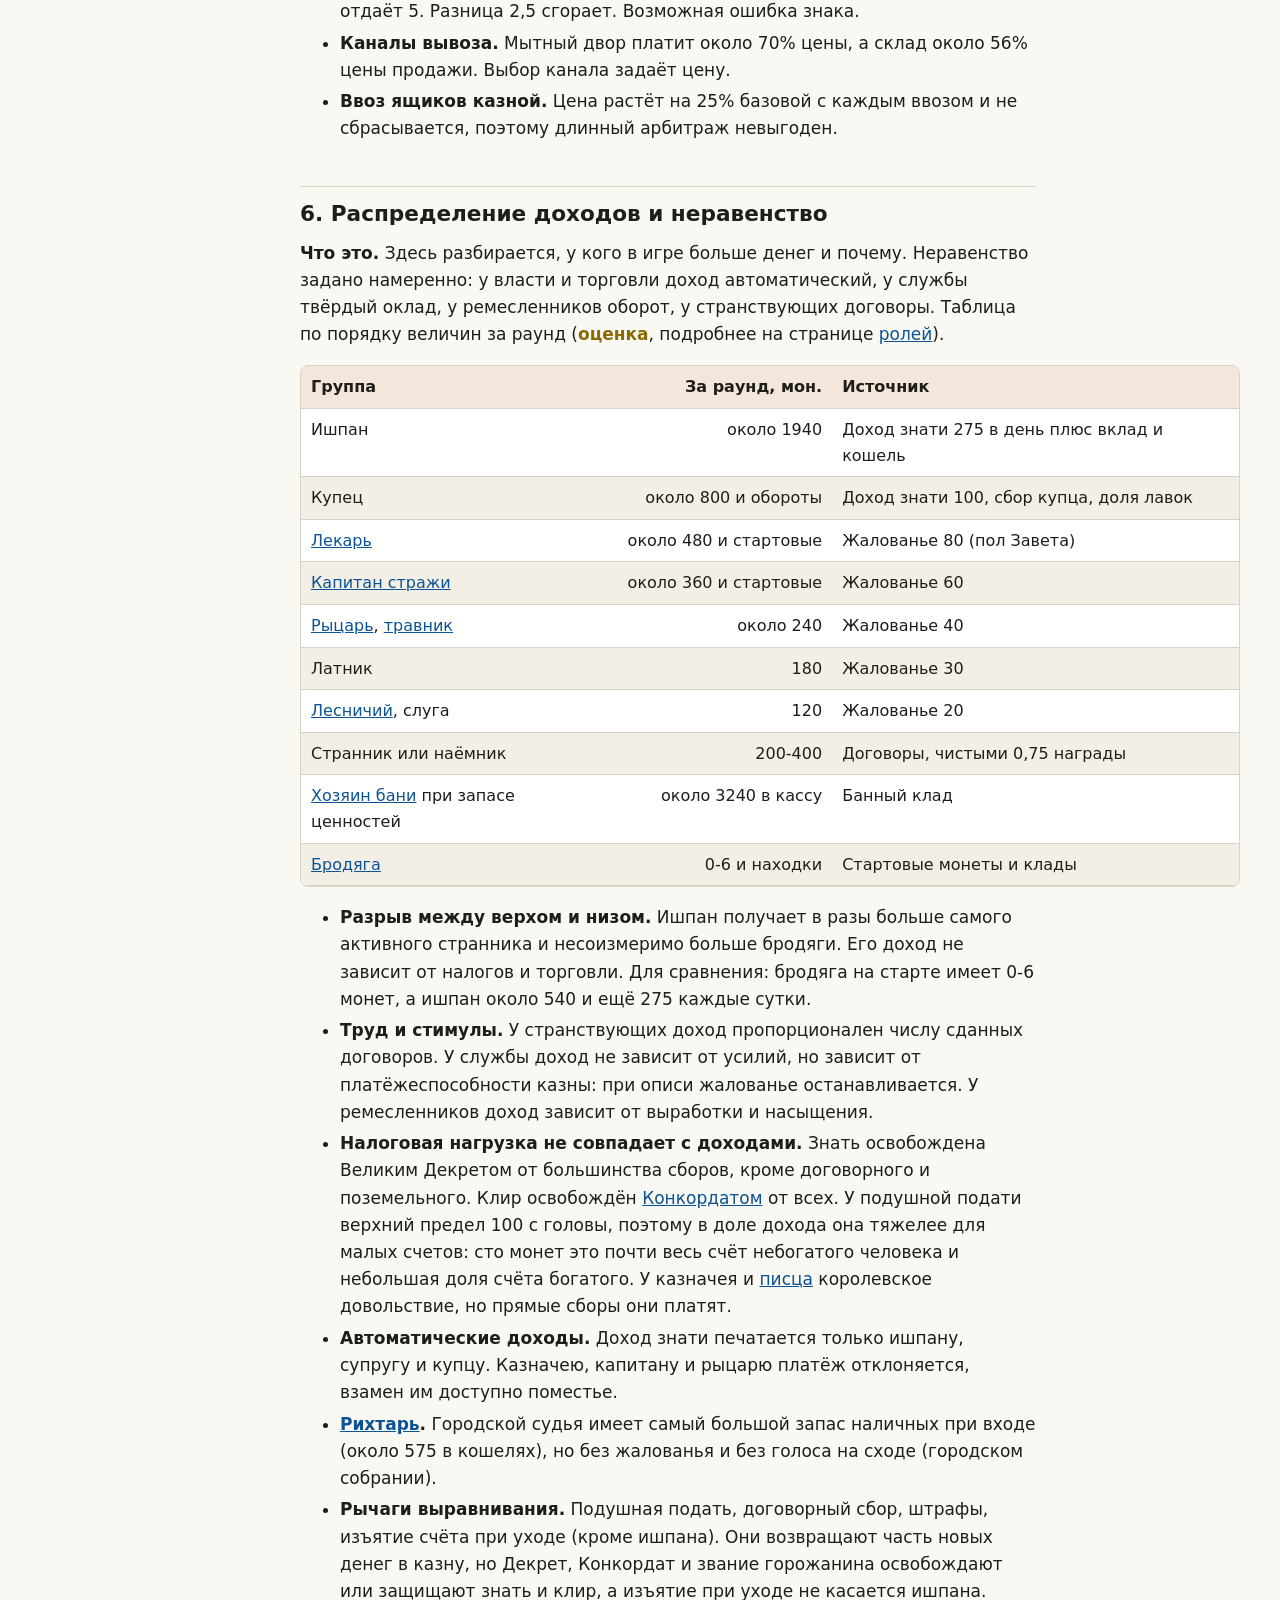
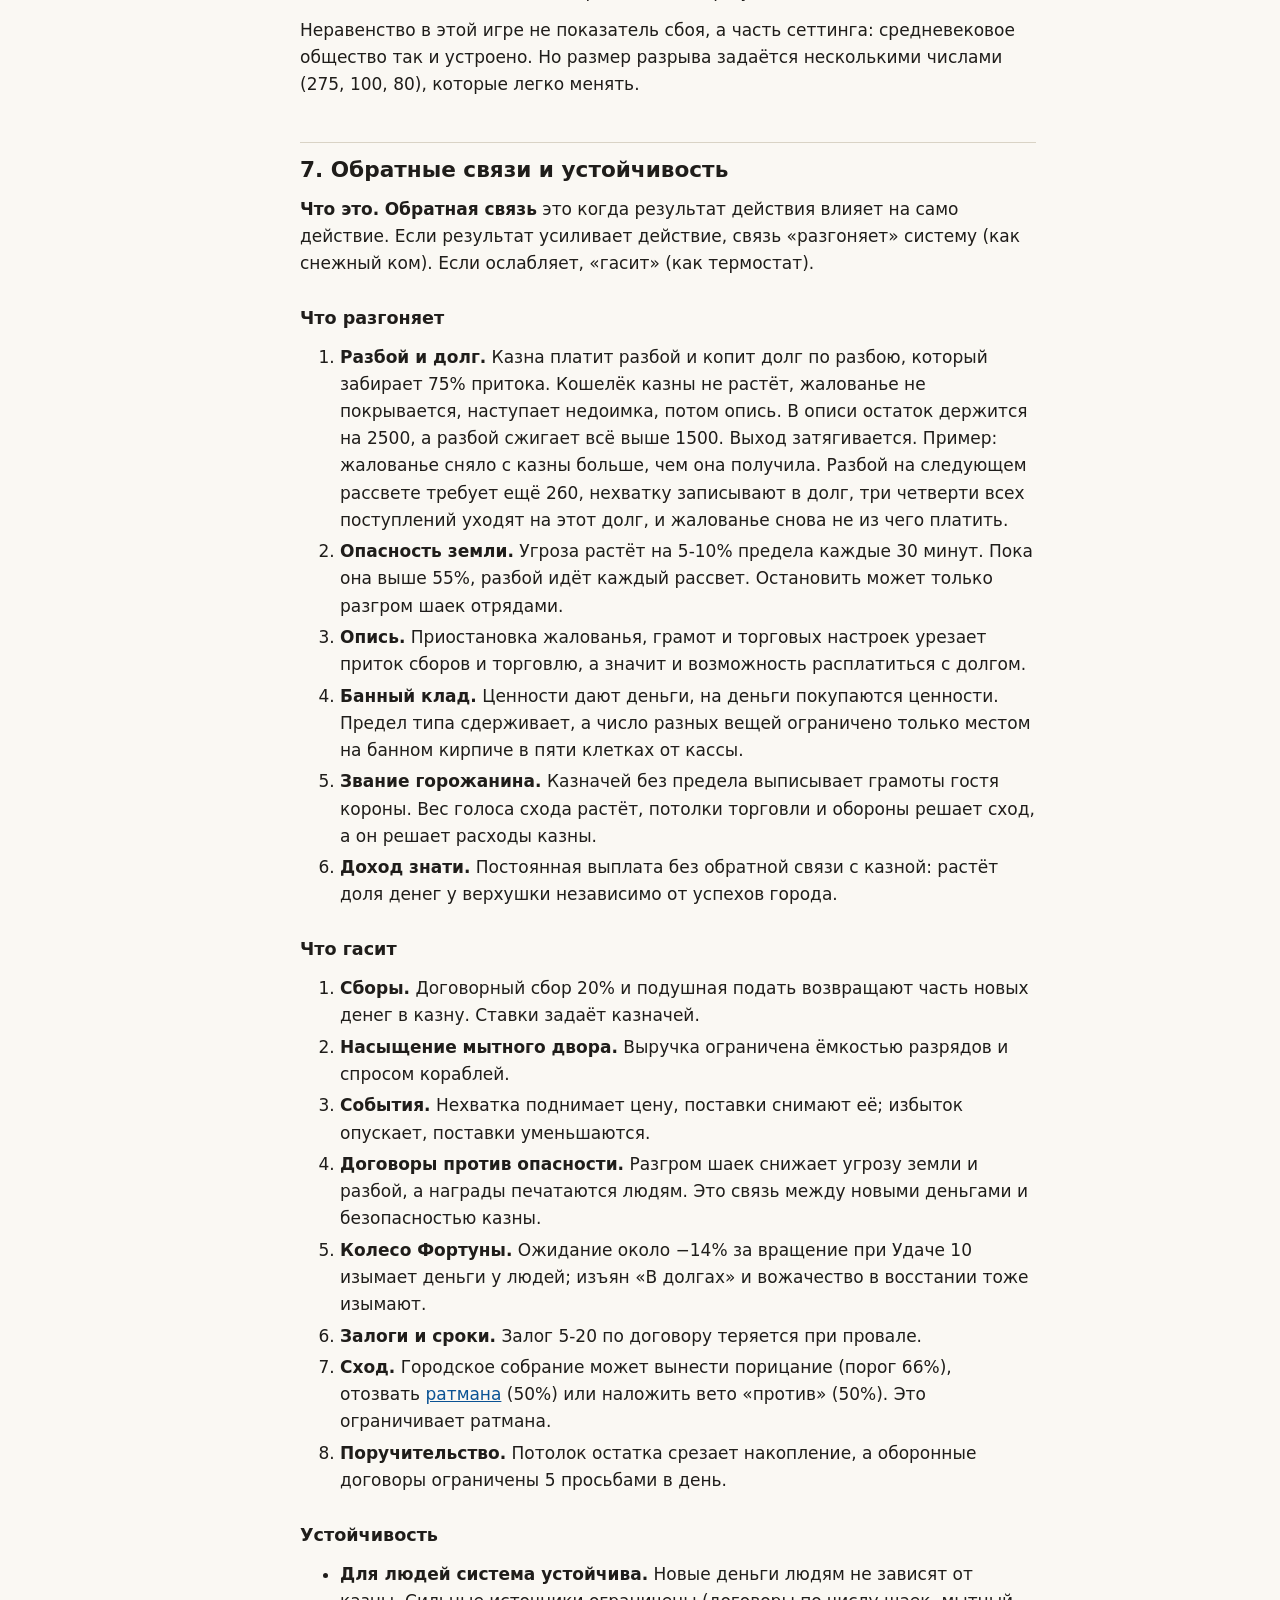
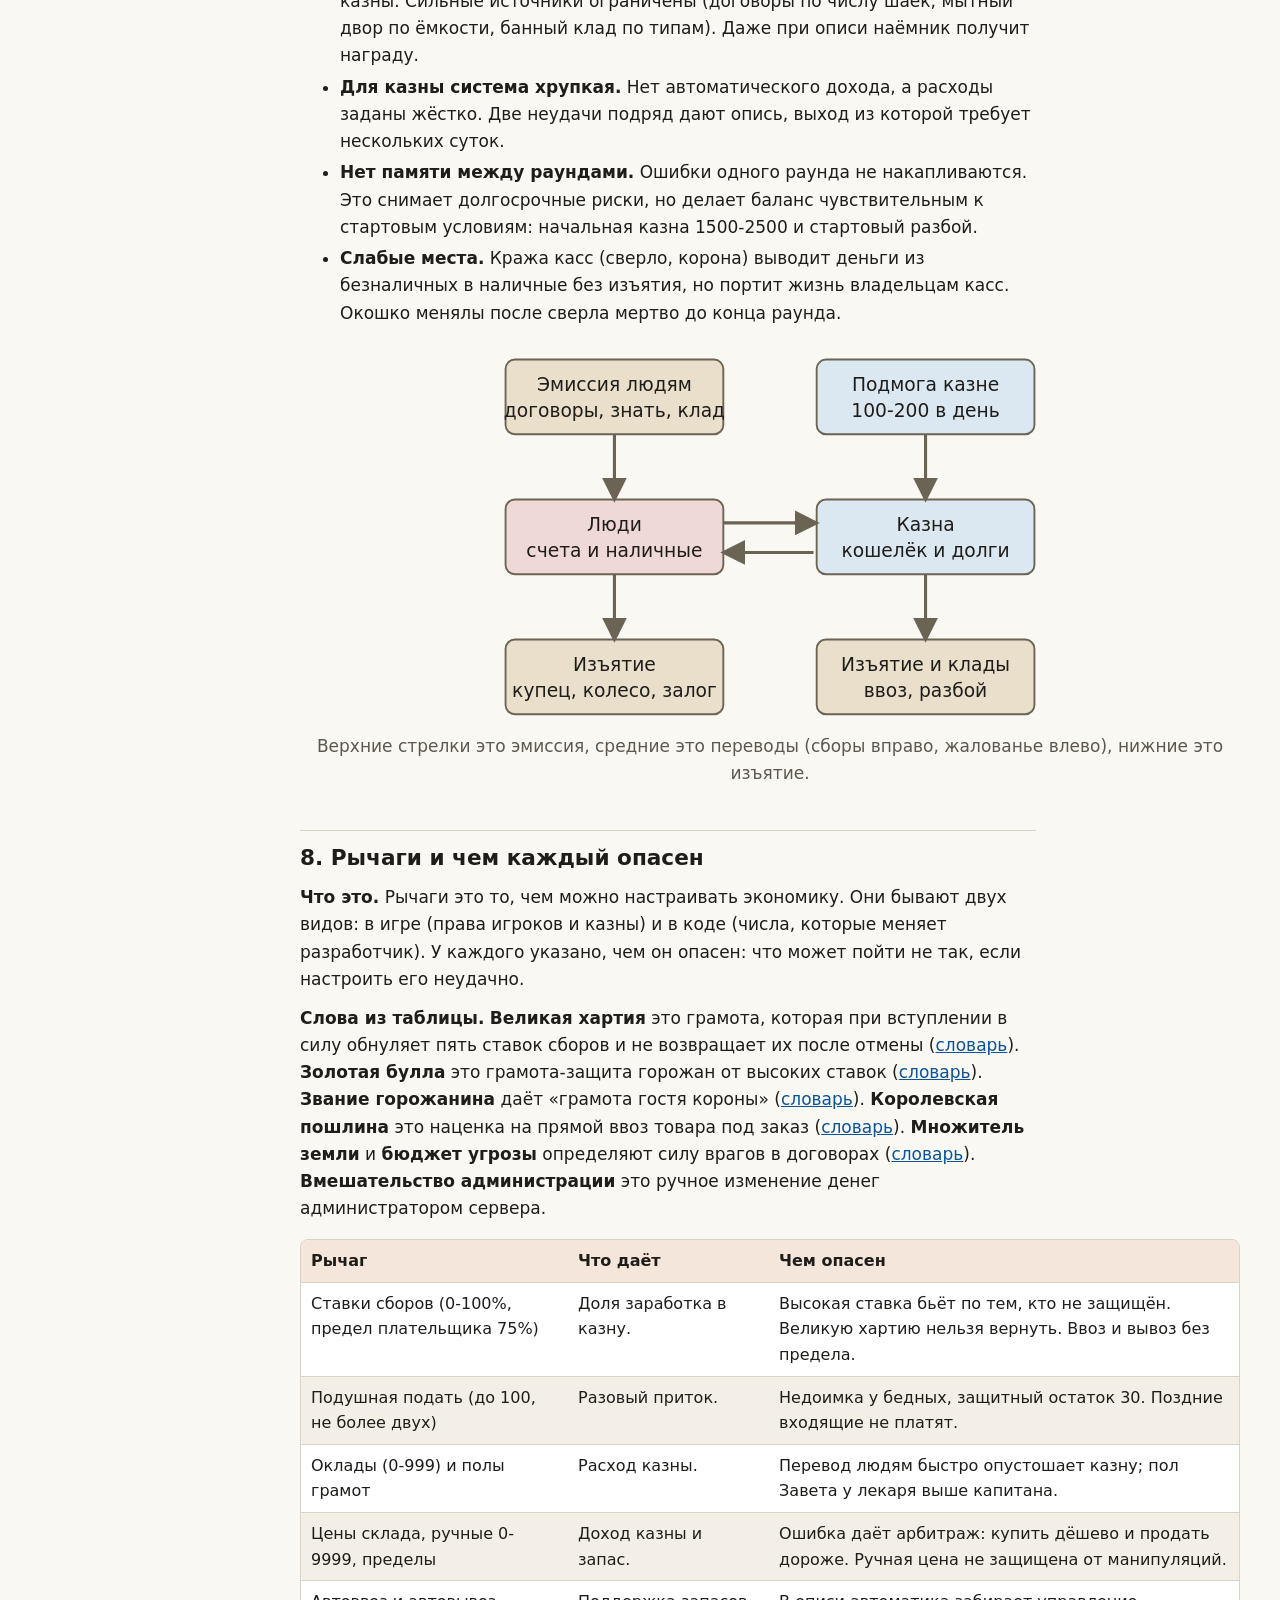
<file: analysis.html>
<!doctype html>
<html lang="ru">
<head>
<meta charset="utf-8">
<meta name="viewport" content="width=device-width, initial-scale=1">
<title>Разбор системы — Экономика Dark Ages 13</title>
<meta name="description" content="Целостный разбор экономики Dark Ages 13 на примерах из игры: сколько денег в обороте, баланс казны, как формируются цены, у кого оседают доходы, что разгоняет и что гасит систему, какие рычаги опасны.">
<link rel="stylesheet" href="assets/style.css">
</head>
<body>
<div class="layout">
<div id="nav-root"></div>
<main id="top">
<noscript><p><a href="index.html">На главную</a></p></noscript>

<h1>Разбор системы</h1>
<p class="lead">Экономика игры как единое целое: откуда берутся деньги, куда они уходят, как складываются цены, у кого оседают доходы, что разгоняет систему и что её гасит. Каждый вывод ниже показан на примере из игры.</p>

<div class="note">
<p><b>О чём эта страница.</b> Остальные страницы справочника описывают отдельные детали: монеты, казну, рынки, роли. Эта страница собирает их вместе и отвечает на вопросы «а что получается в целом»: хватает ли казне денег, почему одни роли богаче других, что произойдёт, если казначей ничего не делает, где в системе есть дыры. Новых чисел здесь нет: каждое число взято с других страниц или посчитано из них простым действием. Всё посчитанное или оценённое помечено словом <span class="est">оценка</span>. Замеров с настоящих <a href="glossary.html#g-raund">раундов</a> нет: игра для этого справочника не запускалась.</p>
<p><b>Сначала полезно прочитать:</b> <a href="world.html">«Как устроен город»</a>, <a href="money.html">«Деньги и потоки»</a> (особенно раздел о том, как деньги появляются и исчезают), <a href="treasury.html">«Казна»</a> и <a href="glossary.html">словарь</a>.</p>
</div>

<p>Разделы:
<a href="#frame">1. Устройство в двух словах</a>,
<a href="#mass">2. Денежная масса</a>,
<a href="#fiscal">3. Баланс казны</a>,
<a href="#prices">4. Цены</a>,
<a href="#saturation">5. Насыщение, эластичность, арбитраж</a>,
<a href="#inequality">6. Распределение доходов</a>,
<a href="#loops">7. Обратные связи и устойчивость</a>,
<a href="#levers">8. Рычаги и их опасность</a>,
<a href="#summary">9. Итоги</a>.</p>

<h2 id="frame">1. Устройство в двух словах</h2>
<p>Игра это онлайн-мир с видом сверху: город Мартинвар на берегу Дуная, 1242 год. Около 20-60 человек одновременно ведут своих персонажей: правитель, стражники, кузнецы, <a href="glossary.html#g-traktirshchik">трактирщик</a>, пришлые <a href="glossary.html#g-naemnik">наёмники</a>. Игровая сессия называется <b>раундом</b> и длится около трёх часов, потом мир обнуляется. В игре есть деньги: монеты и записи на счетах у <a href="glossary.html#g-menyala">менялы</a>.</p>
<p>Деньги живут в трёх слоях.</p>
<ul>
<li><b>Люди.</b> Наличные монеты и счета у менялы. Игроки зарабатывают договорами, наградами, продажей изделий, <a href="glossary.html#g-zhalovanie">жалованьем</a>, доходом знати, <a href="glossary.html#g-pomestye">поместьями</a>.</li>
<li><b>Казна.</b> Общий бюджет города (<a href="glossary.html#g-kazna">словарь</a>). Он почти ничего не печатает сам (сельская подмога 100-200 в день), а тратит жалованье до 460 в день и разбой. Остальное должен собрать казначей: сборы, пошлины, вывоз.</li>
<li><b>Машины.</b> Так в игре называются неподвижные приборы: <a href="glossary.html#g-sklad">склад</a>, <a href="glossary.html#g-mytny">мытный двор</a>, лавки, меняла, <a href="glossary.html#g-koleso">колесо Фортуны</a>. В сеттинге это обычные вещи эпохи (весы, прилавок), за которыми стоит невидимый служитель. Они назначают цены по формулам и передвигают деньги между слоями.</li>
</ul>
<p><b>Главная особенность</b>: основная часть денег печатается в обход казны.</p>
<div class="example">
<p><b>Пример.</b> Наёмник сдаёт договор на охоту и получает 38 монет. Казначей не платил их и даже не знает об этом: игра просто прибавила число на счёт наёмника. А <a href="glossary.html#g-latnik">латник</a> получает жалованье 30 монет: эти деньги казна действительно отдаёт со своего счёта. Если казна пуста, латник останется без жалованья, а наёмник свою награду получит всё равно.</p>
</div>
<p>Договоры цеха, доход знати, поместья, банный клад и мытный двор создают деньги людям независимо от состояния бюджета. Казна живёт отдельной жизнью и зависит от налогов и торговли. Подробности: <a href="money.html">деньги и потоки</a>, <a href="treasury.html">казна</a>.</p>
<p><b>Игра короткая.</b> Раунд около 165 минут, около 6 игровых суток. Ничего не переносится в следующий раунд: персонаж начинает с нуля. Поэтому нет ни накопления капитала на годы, ни наследства. Система должна быть живой за три часа, а не уравновешенной надолго.</p>

<h2 id="mass">2. Денежная масса и её динамика</h2>
<h3 id="mass-def">Что считается массой</h3>
<p><b>Денежная масса</b> это сумма всех денег в мире: монеты в руках, числа на счетах и остатки на <a href="glossary.html#g-kassa">кассах</a> (<a href="glossary.html#g-denezhnaya-massa">словарь</a>). <a href="glossary.html#g-poruchitelstvo">Поручительство</a> горожан (условный «кредит доверия» на оборону) не монеты и в массу не входит.</p>
<p>Операции делятся на четыре рода. <b><a href="glossary.html#g-monetizatsiya">Эмиссия</a></b>: деньги появляются, масса растёт (наёмник получил награду). <b><a href="glossary.html#g-burn">Изъятие</a></b>: деньги исчезают, масса падает (игрок проиграл на колесе Фортуны). <b>Перевод</b>: деньги переходят от одного к другому, масса не меняется (казна заплатила латнику). <b>Конвертация</b>: монеты положили на счёт, масса не меняется. Подробнее с примерами: <a href="money.html#mintburn">как деньги появляются и исчезают</a>.</p>

<h3 id="mass-sectors">Кто печатает и кто сжигает</h3>
<p><b>Как читать таблицу.</b> Строка это группа участников. В колонке «Печатает» перечислено, как у группы появляются новые деньги. В колонке «Сжигает» перечислено, как у группы деньги исчезают.</p>
<div class="tw">
<table>
<thead><tr><th>Сектор</th><th>Печатает (эмиссия)</th><th>Сжигает (изъятие)</th></tr></thead>
<tbody>
<tr><td>Казна и власть</td><td>Сельская подмога 100-200 в день. Постоянные заказы и вывоз со склада: деньги появляются в казне.</td><td>Ввоз и автоввоз. Закупки Короны. Разбой (деньги уходят в клад земли). Остаток выше 2500 в описи. Оборонные свитки из казны.</td></tr>
<tr><td>Знать</td><td>Доход знати: <a href="glossary.html#g-izhpan">ишпан</a> 275, супруг 22, <a href="glossary.html#g-kupets">купец</a> 100 в день (около 400), в первый раз +30. Поместья: выручка владельцу.</td><td>Почти ничего: поземельный сбор 15% это перевод.</td></tr>
<tr><td><a href="glossary.html#g-strannik">Странники</a> и наёмники</td><td>Награды по договорам. Награды за головы. Плата за наводку <a href="glossary.html#g-traktir">трактиру</a> (25% новыми деньгами).</td><td>Залог при отказе, колесо Фортуны, <a href="glossary.html#g-izyan">изъян</a> «В долгах».</td></tr>
<tr><td>Ремесленники и <a href="glossary.html#g-proizvoditel">производители</a></td><td>Выплата мытного двора и <a href="glossary.html#g-yashchik">ящика на пристани</a> (деньги появляются у производителя). Договоры горожан: исполнитель получает награду новыми деньгами.</td><td>Заказчик договора горожан платит со счёта, и эта сумма сгорает. Покупки у купца уничтожают базовую цену набора.</td></tr>
<tr><td>Купец</td><td>Доход знати 100. Сбор купца, доля товарной лавки (печатаются в кассу).</td><td>Покупатели у купца теряют монеты (изъятие равно базовой цене набора). <a href="glossary.html#g-serebrolik">Серебролик</a> до артели: надбавка сгорает.</td></tr>
<tr><td><a href="glossary.html#g-banya">Баня</a></td><td>Банный клад: проценты на ценности, 0,5 цены типа за цикл в 6 минут, предметы не тратятся.</td><td>Нет.</td></tr>
<tr><td>Трактир</td><td>Плата за наводку 25% награды (эмиссия).</td><td>Нет. Доля гильдии 5% это перевод.</td></tr>
<tr><td>Подполье и азарт</td><td>Колесо Фортуны платит выигрыш, в среднем ×1,28 ставки.</td><td>Колесо при проигрыше. <a href="glossary.html#g-sverlo">Сверло</a> и «алчная корона» не меняют массу: наличные становятся безналичными, это перевод. Почта: монета уничтожается, казне печатается 1.</td></tr>
<tr><td>Карта</td><td>Клады и лут при создании мира, один раз, около 6300 наличными.</td><td>Нет.</td></tr>
</tbody>
</table>
</div>
<p><b>Слова из таблицы.</b></p>
<ul>
<li><b>Сельская подмога</b>: королевская помощь казне, 100-200 монет в день, тем меньше, чем больше работающих производителей (<a href="glossary.html#g-selskaya">словарь</a>).</li>
<li><b>Постоянные заказы</b>: заявки других земель на товары по цене в 2,5 раза выше обычной (<a href="glossary.html#g-postzakaz">словарь</a>). <b>Вывоз со склада</b>: казначей продаёт излишки в другие земли.</li>
<li><b>Ввоз</b>: казначей покупает товар у других земель. <b>Автоввоз</b>: казна сама докупает семь нужных товаров. <b>Закупки Короны</b>: покупка вещей и воронов у Короны.</li>
<li><b>Разбой</b>: ежедневные потери казны на опасных <a href="glossary.html#g-zemlya">землях</a> (<a href="glossary.html#g-razboi">словарь</a>). Деньги не пропадают совсем, а копятся в «кладе земли».</li>
<li><b>Опись</b>: состояние казны, когда она дважды подряд не смогла заплатить жалованье (<a href="glossary.html#g-opis">словарь</a>). <b>Оборонные свитки</b>: заказы казначея наёмникам на защиту земли.</li>
<li><b>Доход знати</b>: ежедневная выплата ишпану (275), супругу (22), купцу (100). <b>Поместья</b>: участки с работниками у знатных ролей (<a href="money.html#manors">подробно</a>).</li>
<li><b>Плата за наводку</b>: 25% награды трактиру, если договор выставлен по слуху. <b>Залог</b>: сумма, которую исполнитель вносит при подписании договора и теряет при провале.</li>
<li><b>Мытный двор</b>: двор с весами, куда ремесленники сдают товар на вывоз; <b>ящик на пристани</b>: приёмный ящик для кораблей. <b>Договоры горожан</b>: заказы ремесленников.</li>
<li><b>Изъян «В долгах»</b>: отрицательная черта персонажа, по которой деньги со счёта уходят кредиторам, которых нет в игре. <b>Серебролик до артели</b>: общая товарная лавка, наценка которой до покупки улучшения «артель» сгорает.</li>
</ul>
<p>Основные рычаги по числу монет у печатающих: договоры, доход знати, банный клад и мытный двор. У изымающих: ввоз казной, разбой, покупки у купца, колесо. Среди изъятий нет ни одного механизма, который гасил бы деньги пропорционально их росту: изъятия это в основном выбор игроков (покупать, играть, ввозить), а не налог на накопленное.</p>

<h3 id="mass-order">Порядок величин за раунд</h3>
<p><b>Как читать таблицу.</b> Здесь показано, какого масштаба каждая статья: тысячи монет или сотни. Это ориентиры, не точные суммы.</p>
<div class="tw">
<table>
<thead><tr><th>Статья</th><th class="n">Порядок, мон.</th><th>Основание</th></tr></thead>
<tbody>
<tr><td>Стартовые счета и кошели людей</td><td class="n">около 3000</td><td><span class="est">Оценка:</span> около 120 на игрока при 25 игроках</td></tr>
<tr><td>Начальная казна</td><td class="n">1500-2500</td><td>1000 + от 500 до 1500, надбавки на игрока нет</td></tr>
<tr><td>Клады карты (наличные, один раз)</td><td class="n">около 6300</td><td>Из них около 1800 в подземельях</td></tr>
<tr><td>Доход знати за раунд</td><td class="n">около 2000</td><td><span class="est">Оценка:</span> около 400 в день на 5 <a href="glossary.html#g-rassvet">рассветов</a> плюс 30</td></tr>
<tr><td>Сельская подмога за раунд</td><td class="n">около 900</td><td><span class="est">Оценка:</span> 150 в день × 6; уходит в жалованье, то есть переводится людям</td></tr>
<tr><td>Договоры цеха</td><td class="n">около 2400</td><td><span class="est">Оценка:</span> 400 в день по допущению модели</td></tr>
<tr><td>Банный клад при запасе в 10 ценностей по 100</td><td class="n">около 3240 в кассу бани</td><td><span class="est">Оценка:</span> по расчёту на странице ролей</td></tr>
<tr><td>Разбой (из казны в клады земель)</td><td class="n">до 260 в день</td><td><span class="est">Оценка:</span> на старте при 25 игроках; за 6 дней около 1560, если нигде не снижается</td></tr>
</tbody>
</table>
</div>
<p><span class="est">Оценка:</span> денег, проходящих через руки людей за раунд, 8-15 тысяч. Основная часть новых денег идёт знати, ремесленникам и странствующим. Жалованье не эмиссия, а перевод от казны к людям, но именно оно поднимает деньги на руках людей быстрее всего: до 460 в день.</p>

<h3 id="mass-dynamics">Динамика</h3>
<p>Как меняется количество денег за раунд, по шагам.</p>
<ol>
<li><b>Начало.</b> Масса определяется формулами старта (счета, кошели, казна) и кладами карты. Около половины лежит в земле: клады не возобновляются. Пример: на карте около 6300 монет в сундуках, из них около 1800 в подземельях, куда идти опасно.</li>
<li><b>Рост.</b> Масса растёт ступенчато с каждым рассветом: доход знати, подмога, договоры. Рост идёт непрерывно, но не лавинообразно: у большинства источников есть предел (дневное число договоров, насыщение мытного двора, пул заказов 13).</li>
<li><b>Утечки.</b> Изъятия мелкие по сравнению с эмиссией (колесо Фортуны, покупки у купца, залоги). Крупный сток один: ввоз казной и разбой. Но разбой не уничтожает деньги: он переносит их в клады земель, и отряды возвращают клад исполнителям, а казна берёт 50%.</li>
<li><b>Итог.</b> К концу раунда денег больше, чем в начале, и растут они в основном у знати и странствующих. Нет механизма, который возвращал бы избыток казне, кроме подушной подати, штрафов и сборов.</li>
</ol>

<h2 id="fiscal">3. Фискальный баланс казны</h2>
<p><b>Что это.</b> «Фискальный» значит «касающийся государственной казны». В этом разделе считается, хватает ли казне денег на её обязательства. <b>Казначей</b> это игрок, который управляет казной (<a href="glossary.html#g-kaznachey">словарь</a>).</p>
<h3 id="fiscal-balance">Доходы и расходы в день</h3>
<p><b>Правило словами.</b> Казна получает: подмогу; 20% от наград за договоры; 15% от наград за головы; 15% от цены наборов у купца; 15% от выручки мытного двора и сбор купца; 15% от выручки поместий; деньги за вывоз со склада; постоянные заказы. Казна тратит: жалованье (до 460 в сутки); разбой (до 260 на старте); ввоз и автоввоз; оборонные свитки и закупки Короны.</p>
<div class="formula">доходы: подмога (100-200) + 20% × награды договоров + 15% × награды за головы + 15% × цена наборов купца
        + 15% × выручка мытного двора и сбор купца + 15% × выручка поместий + вывоз со склада + постоянные заказы
расходы: жалованье (до 460) + разбой (до 260 на старте) + ввоз и автоввоз + оборонные свитки и закупки Короны</div>
<p>Все поступления идут в одну кассу. Но она сначала гасит долги: 75% притока уходит на долг по разбою, остаток на долг казны (в описи сначала восстанавливается остаток до 2500). Порядок рассвета: подмога, жалованье, потом <a href="glossary.html#g-hod-rynkov">ход рынков</a> и разбой (<a href="treasury.html#order">подробнее</a>).</p>
<div class="example">
<p><b>Пример.</b> Подмога 150 (три производителя) и жалованье 460 дают −310 в день. Чтобы покрыть дефицит одним договорным сбором 20%, наёмники должны сдать договоры на 310 / 0,20 = 1550 монет наград в день. По допущению модели договоры цеха дают около 400 в день, то есть сбор около 80. <span class="est">Оценка.</span> Значит, договорный сбор закрывает примерно четверть дефицита, а остальное должны принести вывоз, пошлины и постоянные заказы.</p>
</div>

<h3 id="fiscal-treasurer">Зависимость от действий казначея</h3>
<p>Представим, что казначей вошёл в игру и ничего не делает. Казна на старте 1500-2500, убыток около 310 в день. Первая нехватка жалованья наступает на 5-8 день <span class="est">(оценка)</span>. А если ещё идёт разбой на старте (около 260 в сутки <span class="est">оценка</span>), хуже: потери не опускают казну ниже 1500, но недостающее копится в долг по разбою, который забирает 75% притока. По <a href="model.html">модели казны</a> <a href="glossary.html#g-nedoimka">недоимка</a> при этом наступает около дня 4, опись около дня 6.</p>
<p><b>Что казначей может сделать</b> для бюджета:</p>
<ul>
<li><b>Ставки сборов</b> (0-100%, но платит человек не больше 75%) и подушная подать (до 100 с головы, не больше одной за раунд у казначея). Пример: поднять договорный сбор с 20% до 30%.</li>
<li><b>Склад.</b> Цены покупки и продажи, пределы запаса, автоцена, ручные цены 0-9999, автовывоз и автоввоз. Это основной доход казны.</li>
<li><b>Постоянные заказы и прошения.</b> Печатаются в казну, исполнителю платит казначей из казны.</li>
<li><b>Займы и <a href="glossary.html#g-gramota">грамоты</a> гостя короны.</b> Займы от 10% в день, грамоты гостя короны без счёта раз в минуту (грамота гостя короны делает человека горожанином со своими правами).</li>
<li><b><a href="glossary.html#g-oklad">Оклады</a></b> (0-999 по должности, не ниже полов грамот) и штрафы.</li>
</ul>
<p><b>Ступени несостоятельности</b> (так называют ситуацию, когда казна не может платить) выглядят так.</p>
<ol>
<li><b>Нормально.</b> Казна платит жалованье.</li>
<li><b>Недоимка.</b> Первый раз не хватило денег. Горожане дают беспроцентную ссуду (не меньше 1000 или сколько не хватает), жалованье платится. Пока долг не погашен, весь приток идёт на долг и кошелёк казны не растёт.</li>
<li><b>Опись.</b> Второй раз подряд не хватило. Остаток ставится на 2500, долг растёт на 5000, жалованье и семь грамот приостановлены, торговля идёт на автомате. Выход из описи требует провести через казну долг плюс 5000 притока сверх разбойничьей доли.</li>
</ol>
<p>Ссуда покупает не один день, а ещё две выплаты, но пока долг не погашен, кошелёк казны остаётся пустым.</p>
<p><b>Вывод.</b> Казна устроена как бюджет без налоговой базы: расходы жёстко заданы, а доходы зависят от поведения игроков. Один пассивный казначей, как правило, означает недоимку в первой половине раунда и опись ближе к концу <span class="est">(оценка по модели)</span>. Выйти из описи можно только активной торговлей.</p>

<h2 id="prices">4. Как формируются цены</h2>
<p>Цены делятся на два вида: назначенные машинами и свободные между игроками.</p>
<h3 id="prices-assigned">Назначенные машинами</h3>
<p><b>Что это.</b> Склад, мытный двор, лавки и заказы назначают цену по формуле. Игрок цену не устанавливает: он только решает, соглашаться ли.</p>
<p><b>Как читать таблицу.</b> «Канал» это место, где совершается сделка. «Правило» это как считается цена. «От чего зависит» это что двигает цену.</p>
<div class="tw">
<table>
<thead><tr><th>Канал</th><th>Правило</th><th>От чего зависит</th></tr></thead>
<tbody>
<tr><td>Склад казны</td><td>Покупка у людей около 56% цены продажи (минимум 1 монета), продажа по формуле от основной цены.</td><td>Основная цена, события, ёмкость склада, качество вещи.</td></tr>
<tr><td>Ввоз и вывоз с землями</td><td>Ввоз растёт на каждую единицу сверх дневного объёма земли, вывоз падает до 0,6 основной.</td><td>Дневной объём земли (растёт с населением до ×3), <a href="glossary.html#g-zaslon">заслоны</a>, события.</td></tr>
<tr><td>Мытный двор</td><td>Цена вещи × насыщение разряда × спрос от кораблей (0,5-1,5), минус сбор купца и пошлина.</td><td>Ёмкость разряда, число кораблей, разброс ±13%.</td></tr>
<tr><td>Лавки купца и товарная</td><td>Цена набора плюс 15% пошлины, у товарной лавки надбавка 50%.</td><td>Каталог земли, разброс наборов ±10%.</td></tr>
<tr><td>Постоянные заказы</td><td>2,5 цены вещи, с поправкой за малое население и частичную сдачу.</td><td>Пул земель, число игроков.</td></tr>
<tr><td>Срочные заказы</td><td>Цена нехватки C × max(1; M), без 2,5.</td><td>Событие нехватки.</td></tr>
<tr><td>Стол заказов цеха</td><td>Материал + 70% + 5 по умолчанию.</td><td>Настройка гильдии 0-500%.</td></tr>
</tbody>
</table>
</div>
<p><b>Цена по рецепту</b> это сумма цен материалов, умноженная на наценку разряда, делённая на число изделий в выходе (<a href="glossary.html#g-tsena-recept">словарь</a>). Пример: меч из одного стального слитка (14) с наценкой оружия ×1,5 = 21. Игрок этой цены не назначает. Её двигают события, спрос кораблей, насыщение и объёмы земель.</p>
<h3 id="prices-free">Свободные между игроками</h3>
<ul>
<li><b>Лавка игрока.</b> Хозяин ставит цену целым числом, на полках до 30 вещей. Ноль значит даром. Налогов нет.</li>
<li><b>Шкаф снадобий.</b> Цена за драхму (малую меру), шаг 0,1.</li>
<li><b>Договоры горожан.</b> Выставление стоит 100 или 200 со счёта, награда по формуле.</li>
<li><b>Награды игроков.</b> 100-500, назначает заказчик.</li>
<li><b>Займы.</b> Ставку выбирает кредитор из 10, 15, 20, 25, 50% в день.</li>
</ul>
<p>Эти цены свободны, но ограничены машинами: любой игрок может сдать вещь на склад или мытный двор. Поэтому свободные цены держатся в коридоре между ценой покупки склада и ценами лавок купца.</p>
<div class="example"><p><b>Пример: сколько стоит стальной меч.</b> По рецепту 21. На мытном дворе кузнецу достаётся 7-22. На столе заказов цеха 29. В лавке купца 46. В постоянном заказе земли 53. В общей товарной лавке 66. То есть коридор от 7 до 66 монет, и свободная цена, назначенная другим игроком, окажется где-то посередине. Дороже 66 покупать невыгодно, потому что в общей лавке меч продаётся за 66.</p></div>

<h2 id="saturation">5. Насыщение, эластичность, арбитраж</h2>
<p>В этом разделе три понятия из обычной экономики. <b>Насыщение</b> это когда рынок перестаёт принимать товар: уже хватает. <b>Эластичность</b> это насколько сильно меняется цена или спрос, когда меняются условия. <b>Арбитраж</b> это способ заработать на разнице цен: купить в одном месте дёшево и сразу продать в другом дороже, без риска. Если арбитраж возможен, это обычно ошибка в расчёте цен.</p>
<h3 id="sat-diminishing">Убывающая отдача и насыщение</h3>
<p>«Убывающая отдача» значит, что каждая следующая единица приносит меньше предыдущей.</p>
<ul>
<li><b>Ввоз и вывоз.</b> Цена каждой следующей купленной единицы растёт. Цена вывоза перестаёт дешеветь после превышения дневного спроса земли на 25%: нижний предел 0,6 основной цены. За сделку не больше 50 единиц. Пример: казначей продаёт руду землям, которые за день берут десять единиц. Первые десять продаются по 0,75 основной цены, дальше всё дешевле, но не ниже 0,6.</li>
<li><b>Мытный двор.</b> Насыщение это жёсткий порог 0/1, то есть «либо принимает, либо нет»: до заполнения «ёмкости» разряда товара двор платит полную цену, после отказывает («склад полон»). Плавной кривой нет. Ёмкость освобождает прибытие корабля (на половину ёмкости его разрядов), а у рыбы, гончарного и резного ещё пассивный слив (15% каждые 15 минут). У <a href="glossary.html#g-tajnaya-perevalka">тайной перевалки</a> (чёрного рынка) ёмкость восстанавливается на 25% в день. Спрос от кораблей отдельный множитель: один корабль 1,125, четыре 1,5, без корабля 0,5.</li>
<li><b>Склад.</b> Предел запаса 5-40 единиц; всё, что сверх предела, вывозится «на лету» по цене вывоза.</li>
<li><b>Банный клад.</b> Каждая следующая копия того же типа вещи слабее на множитель 0,7, предел типа 0,5 цены за цикл. Это настоящая убывающая отдача, но только внутри типа вещей: три одинаковых кольца дают около 16 монет вместо 22,5.</li>
<li><b>Подушная подать.</b> Предел 100 с головы и защитный остаток 30 (меньше этого с человека не берут).</li>
</ul>
<h3 id="sat-elastic">Эластичность</h3>
<ul>
<li><b>События.</b> Игра случайно создаёт «нехватку» или «избыток» какой-то группы товаров. Нехватка поднимает цену в 2-3 раза, избыток опускает в 0,5-0,7. Нехватка заканчивается досрочно, когда накоплены поставки (доля спроса за два дня). Пример: объявлена нехватка зерна, цена вдвое; крестьяне везут зерно, через день нехватка кончается. Это встроенный механизм возврата к равновесию: высокая цена привлекает поставки, поставки снимают цену.</li>
<li><b>Население.</b> Дневной объём земли (сколько она берёт и производит) растёт на 2,5% на игрока, до ×3. Чем больше игроков, тем эластичнее рынок.</li>
<li><b>Малое население.</b> Ниже 30 игроков плата постоянных заказов растёт до 40%. Рынок подстраивается под малую аудиторию, но частичная сдача при этом труднее.</li>
<li><b>Заслон.</b> Вражеский отряд перекрывает путь в одну землю: ввоз оттуда дороже вдвое, вывоз дешевле вдвое. Жёсткий шок, который снимается только действием людей (разгромом отряда).</li>
</ul>
<h3 id="sat-arbitrage">Арбитраж</h3>
<p>Каждая из лазеек ниже проверена по коду, но не доказана в игре (<a href="issues.html#i-path-price">находка о цене по частям</a>, <a href="issues.html#i-seal">о печати товарищества</a>).</p>
<ul>
<li><b>Спред склада 25%.</b> «Спред» это разница между ценой покупки и ценой продажи. Склад вывозит по 0,75 основной цены, а ввозит по основной. Поэтому купить за границей и сразу продать за границу невыгодно: теряется четверть. Безрисковой прибыли внутри дневных объёмов нет.</li>
<li><b>Нижний предел вывоза.</b> При «избытке» ввоз 0,5 основной, а вывоз не ниже 0,6. Пример: основная цена руды 10, ввоз 5, вывоз 6. Купили за 5, продали за 6: прибыль 20% в пределах дневных объёмов земли. Стоит проверить в игре.</li>
<li><b>Путь-зависимость цены.</b> При поправке на население больше 1 мелкие сделки дешевле одной крупной: 12 единиц руды одной сделкой 106, а по частям 96. Выгодно дробить покупки.</li>
<li><b>Печать <a href="glossary.html#g-tovarishchestvo">товарищества</a>.</b> Вещь, купленная у купца, помечается печатью: мытный двор и ящик её не принимают. Но склад и постоянные заказы принимают. Пример: меч в лавке купца 46, в постоянном заказе 53. Круг «купил у купца, сдал в заказ» даёт прибыль 7 монет. Нужна проверка в игре.</li>
<li><b>Качество на складе.</b> Игра платит продавцу b × (1,5q − 0,5), а казна отдаёт b × q (b это базовая цена, q качество вещи). Пример: b = 10, вещь плохого качества q = 0,5. Продавец получает 10 × (0,75 − 0,5) = 2,5. Казна отдаёт 5. Разница 2,5 сгорает. Возможная ошибка знака.</li>
<li><b>Каналы вывоза.</b> Мытный двор платит около 70% цены, а склад около 56% цены продажи. Выбор канала задаёт цену.</li>
<li><b>Ввоз ящиков казной.</b> Цена растёт на 25% базовой с каждым ввозом и не сбрасывается, поэтому длинный арбитраж невыгоден.</li>
</ul>

<h2 id="inequality">6. Распределение доходов и неравенство</h2>
<p><b>Что это.</b> Здесь разбирается, у кого в игре больше денег и почему. Неравенство задано намеренно: у власти и торговли доход автоматический, у службы твёрдый оклад, у ремесленников оборот, у странствующих договоры. Таблица по порядку величин за раунд (<span class="est">оценка</span>, подробнее на странице <a href="roles.html">ролей</a>).</p>
<div class="tw">
<table>
<thead><tr><th>Группа</th><th class="n">За раунд, мон.</th><th>Источник</th></tr></thead>
<tbody>
<tr><td>Ишпан</td><td class="n">около 1940</td><td>Доход знати 275 в день плюс вклад и кошель</td></tr>
<tr><td>Купец</td><td class="n">около 800 и обороты</td><td>Доход знати 100, сбор купца, доля лавок</td></tr>
<tr><td><a href="glossary.html#g-lekar">Лекарь</a></td><td class="n">около 480 и стартовые</td><td>Жалованье 80 (пол Завета)</td></tr>
<tr><td><a href="glossary.html#g-kapitan">Капитан стражи</a></td><td class="n">около 360 и стартовые</td><td>Жалованье 60</td></tr>
<tr><td><a href="glossary.html#g-rytsar">Рыцарь</a>, <a href="glossary.html#g-travnik">травник</a></td><td class="n">около 240</td><td>Жалованье 40</td></tr>
<tr><td>Латник</td><td class="n">180</td><td>Жалованье 30</td></tr>
<tr><td><a href="glossary.html#g-lesnichiy">Лесничий</a>, слуга</td><td class="n">120</td><td>Жалованье 20</td></tr>
<tr><td>Странник или наёмник</td><td class="n">200-400</td><td>Договоры, чистыми 0,75 награды</td></tr>
<tr><td><a href="glossary.html#g-hozyain-bani">Хозяин бани</a> при запасе ценностей</td><td class="n">около 3240 в кассу</td><td>Банный клад</td></tr>
<tr><td><a href="glossary.html#g-brodyaga">Бродяга</a></td><td class="n">0-6 и находки</td><td>Стартовые монеты и клады</td></tr>
</tbody>
</table>
</div>
<ul>
<li><b>Разрыв между верхом и низом.</b> Ишпан получает в разы больше самого активного странника и несоизмеримо больше бродяги. Его доход не зависит от налогов и торговли. Для сравнения: бродяга на старте имеет 0-6 монет, а ишпан около 540 и ещё 275 каждые сутки.</li>
<li><b>Труд и стимулы.</b> У странствующих доход пропорционален числу сданных договоров. У службы доход не зависит от усилий, но зависит от платёжеспособности казны: при описи жалованье останавливается. У ремесленников доход зависит от выработки и насыщения.</li>
<li><b>Налоговая нагрузка не совпадает с доходами.</b> Знать освобождена Великим Декретом от большинства сборов, кроме договорного и поземельного. Клир освобождён <a href="glossary.html#g-concordat">Конкордатом</a> от всех. У подушной подати верхний предел 100 с головы, поэтому в доле дохода она тяжелее для малых счетов: сто монет это почти весь счёт небогатого человека и небольшая доля счёта богатого. У казначея и <a href="glossary.html#g-pisec">писца</a> королевское довольствие, но прямые сборы они платят.</li>
<li><b>Автоматические доходы.</b> Доход знати печатается только ишпану, супругу и купцу. Казначею, капитану и рыцарю платёж отклоняется, взамен им доступно поместье.</li>
<li><b><a href="glossary.html#g-rikhtar">Рихтарь</a>.</b> Городской судья имеет самый большой запас наличных при входе (около 575 в кошелях), но без жалованья и без голоса на сходе (городском собрании).</li>
<li><b>Рычаги выравнивания.</b> Подушная подать, договорный сбор, штрафы, изъятие счёта при уходе (кроме ишпана). Они возвращают часть новых денег в казну, но Декрет, Конкордат и звание горожанина освобождают или защищают знать и клир, а изъятие при уходе не касается ишпана.</li>
</ul>
<p>Неравенство в этой игре не показатель сбоя, а часть сеттинга: средневековое общество так и устроено. Но размер разрыва задаётся несколькими числами (275, 100, 80), которые легко менять.</p>

<h2 id="loops">7. Обратные связи и устойчивость</h2>
<p><b>Что это.</b> <b>Обратная связь</b> это когда результат действия влияет на само действие. Если результат усиливает действие, связь «разгоняет» систему (как снежный ком). Если ослабляет, «гасит» (как термостат).</p>
<h3 id="loops-pos">Что разгоняет</h3>
<ol>
<li><b>Разбой и долг.</b> Казна платит разбой и копит долг по разбою, который забирает 75% притока. Кошелёк казны не растёт, жалованье не покрывается, наступает недоимка, потом опись. В описи остаток держится на 2500, а разбой сжигает всё выше 1500. Выход затягивается. Пример: жалованье сняло с казны больше, чем она получила. Разбой на следующем рассвете требует ещё 260, нехватку записывают в долг, три четверти всех поступлений уходят на этот долг, и жалованье снова не из чего платить.</li>
<li><b>Опасность земли.</b> Угроза растёт на 5-10% предела каждые 30 минут. Пока она выше 55%, разбой идёт каждый рассвет. Остановить может только разгром шаек отрядами.</li>
<li><b>Опись.</b> Приостановка жалованья, грамот и торговых настроек урезает приток сборов и торговлю, а значит и возможность расплатиться с долгом.</li>
<li><b>Банный клад.</b> Ценности дают деньги, на деньги покупаются ценности. Предел типа сдерживает, а число разных вещей ограничено только местом на банном кирпиче в пяти клетках от кассы.</li>
<li><b>Звание горожанина.</b> Казначей без предела выписывает грамоты гостя короны. Вес голоса схода растёт, потолки торговли и обороны решает сход, а он решает расходы казны.</li>
<li><b>Доход знати.</b> Постоянная выплата без обратной связи с казной: растёт доля денег у верхушки независимо от успехов города.</li>
</ol>
<h3 id="loops-neg">Что гасит</h3>
<ol>
<li><b>Сборы.</b> Договорный сбор 20% и подушная подать возвращают часть новых денег в казну. Ставки задаёт казначей.</li>
<li><b>Насыщение мытного двора.</b> Выручка ограничена ёмкостью разрядов и спросом кораблей.</li>
<li><b>События.</b> Нехватка поднимает цену, поставки снимают её; избыток опускает, поставки уменьшаются.</li>
<li><b>Договоры против опасности.</b> Разгром шаек снижает угрозу земли и разбой, а награды печатаются людям. Это связь между новыми деньгами и безопасностью казны.</li>
<li><b>Колесо Фортуны.</b> Ожидание около −14% за вращение при Удаче 10 изымает деньги у людей; изъян «В долгах» и вожачество в восстании тоже изымают.</li>
<li><b>Залоги и сроки.</b> Залог 5-20 по договору теряется при провале.</li>
<li><b>Сход.</b> Городское собрание может вынести порицание (порог 66%), отозвать <a href="glossary.html#g-ratman">ратмана</a> (50%) или наложить вето «против» (50%). Это ограничивает ратмана.</li>
<li><b>Поручительство.</b> Потолок остатка срезает накопление, а оборонные договоры ограничены 5 просьбами в день.</li>
</ol>
<h3 id="loops-stab">Устойчивость</h3>
<ul>
<li><b>Для людей система устойчива.</b> Новые деньги людям не зависят от казны. Сильные источники ограничены (договоры по числу шаек, мытный двор по ёмкости, банный клад по типам). Даже при описи наёмник получит награду.</li>
<li><b>Для казны система хрупкая.</b> Нет автоматического дохода, а расходы заданы жёстко. Две неудачи подряд дают опись, выход из которой требует нескольких суток.</li>
<li><b>Нет памяти между раундами.</b> Ошибки одного раунда не накапливаются. Это снимает долгосрочные риски, но делает баланс чувствительным к стартовым условиям: начальная казна 1500-2500 и стартовый разбой.</li>
<li><b>Слабые места.</b> Кража касс (сверло, корона) выводит деньги из безналичных в наличные без изъятия, но портит жизнь владельцам касс. Окошко менялы после сверла мертво до конца раунда.</li>
</ul>

<figure>
<svg viewBox="0 0 360 250" role="img" aria-label="Схема потоков: эмиссия, люди, казна, изъятие">
<defs><marker id="ah" markerWidth="8" markerHeight="8" refX="6" refY="4" orient="auto"><path class="arrowhead" d="M0,0 L8,4 L0,8 z"/></marker></defs>
<rect class="box a" x="10" y="10" width="140" height="48" rx="6"/>
<text x="80" y="30" font-size="12" text-anchor="middle">Эмиссия людям</text>
<text x="80" y="47" font-size="12" text-anchor="middle">договоры, знать, клад</text>
<rect class="box b" x="210" y="10" width="140" height="48" rx="6"/>
<text x="280" y="30" font-size="12" text-anchor="middle">Подмога казне</text>
<text x="280" y="47" font-size="12" text-anchor="middle">100-200 в день</text>
<rect class="box c" x="10" y="100" width="140" height="48" rx="6"/>
<text x="80" y="120" font-size="12" text-anchor="middle">Люди</text>
<text x="80" y="137" font-size="12" text-anchor="middle">счета и наличные</text>
<rect class="box b" x="210" y="100" width="140" height="48" rx="6"/>
<text x="280" y="120" font-size="12" text-anchor="middle">Казна</text>
<text x="280" y="137" font-size="12" text-anchor="middle">кошелёк и долги</text>
<rect class="box a" x="10" y="190" width="140" height="48" rx="6"/>
<text x="80" y="210" font-size="12" text-anchor="middle">Изъятие</text>
<text x="80" y="227" font-size="12" text-anchor="middle">купец, колесо, залог</text>
<rect class="box a" x="210" y="190" width="140" height="48" rx="6"/>
<text x="280" y="210" font-size="12" text-anchor="middle">Изъятие и клады</text>
<text x="280" y="227" font-size="12" text-anchor="middle">ввоз, разбой</text>
<path class="arrow" d="M80,58 L80,98" marker-end="url(#ah)"/>
<path class="arrow" d="M280,58 L280,98" marker-end="url(#ah)"/>
<path class="arrow" d="M150,115 L208,115" marker-end="url(#ah)"/>
<path class="arrow" d="M208,134 L152,134" marker-end="url(#ah)"/>
<path class="arrow" d="M80,148 L80,188" marker-end="url(#ah)"/>
<path class="arrow" d="M280,148 L280,188" marker-end="url(#ah)"/>
</svg>
<figcaption>Верхние стрелки это эмиссия, средние это переводы (сборы вправо, жалованье влево), нижние это изъятие.</figcaption>
</figure>

<h2 id="levers">8. Рычаги и чем каждый опасен</h2>
<p><b>Что это.</b> Рычаги это то, чем можно настраивать экономику. Они бывают двух видов: в игре (права игроков и казны) и в коде (числа, которые меняет разработчик). У каждого указано, чем он опасен: что может пойти не так, если настроить его неудачно.</p>
<p><b>Слова из таблицы.</b> <b>Великая хартия</b> это грамота, которая при вступлении в силу обнуляет пять ставок сборов и не возвращает их после отмены (<a href="glossary.html#g-velikaya-hartiya">словарь</a>). <b>Золотая булла</b> это грамота-защита горожан от высоких ставок (<a href="glossary.html#g-bulla">словарь</a>). <b>Звание горожанина</b> даёт «грамота гостя короны» (<a href="glossary.html#g-gost-korony">словарь</a>). <b>Королевская пошлина</b> это наценка на прямой ввоз товара под заказ (<a href="glossary.html#g-korolevskaya-poshlina">словарь</a>). <b>Множитель земли</b> и <b>бюджет угрозы</b> определяют силу врагов в договорах (<a href="glossary.html#g-mnozhitel-ugrozy">словарь</a>). <b>Вмешательство администрации</b> это ручное изменение денег администратором сервера.</p>
<div class="tw">
<table>
<thead><tr><th>Рычаг</th><th>Что даёт</th><th>Чем опасен</th></tr></thead>
<tbody>
<tr><td>Ставки сборов (0-100%, предел плательщика 75%)</td><td>Доля заработка в казну.</td><td>Высокая ставка бьёт по тем, кто не защищён. Великую хартию нельзя вернуть. Ввоз и вывоз без предела.</td></tr>
<tr><td>Подушная подать (до 100, не более двух)</td><td>Разовый приток.</td><td>Недоимка у бедных, защитный остаток 30. Поздние входящие не платят.</td></tr>
<tr><td>Оклады (0-999) и полы грамот</td><td>Расход казны.</td><td>Перевод людям быстро опустошает казну; пол Завета у лекаря выше капитана.</td></tr>
<tr><td>Цены склада, ручные 0-9999, пределы</td><td>Доход казны и запас.</td><td>Ошибка даёт арбитраж: купить дёшево и продать дороже. Ручная цена не защищена от манипуляций.</td></tr>
<tr><td>Автоввоз и автовывоз</td><td>Поддержка запасов.</td><td>В описи автоматика забирает управление, настройки не восстанавливаются.</td></tr>
<tr><td>Займы (10-50% в день, церковь 0%)</td><td>Ликвидность.</td><td>Просрочка, беспроцентный заём церкви как лазейка.</td></tr>
<tr><td>Грамоты (одна в день)</td><td>Налоги и льготы.</td><td>Приостановка в описи, Булла не отзывается, Хартия необратима.</td></tr>
<tr><td>Звание горожанина</td><td>Вес голоса, защита буллы.</td><td>Без предела и без счёта: казначей выписывает горожан сам.</td></tr>
<tr><td>Королевская пошлина (0-500%)</td><td>Наценка на прямой ввоз.</td><td>При закрытой пошлине покупатель всё равно платит 50%, а казна не получает.</td></tr>
<tr><td>Оборонные договоры и «просьбы» (5 в день)</td><td>Безопасность без наград.</td><td>Тратят поручительство, не дают награды.</td></tr>
<tr><td>Множители земель и бюджет угрозы (0,75-1,5)</td><td>Число и сила врагов.</td><td>Награда растёт косвенно; изменение множителя меняет разбой и награду одновременно.</td></tr>
<tr><td>Доход знати (275, 22, 100)</td><td>Печатаемые деньги верхам.</td><td>Прямо влияет на неравенство; не связан с бюджетом.</td></tr>
<tr><td>Банный клад (15%, множитель 0,7, цикл 6 минут)</td><td>Эмиссия в кассу бани.</td><td>Самый мощный беструдовой источник, предел не фиксирован числом вещей.</td></tr>
<tr><td>Сбор купца (до 50%) и пошлины</td><td>Деньги купцу и казне.</td><td>Купец может отключить пошлину и вывести оборот из-под налога.</td></tr>
<tr><td>Колесо Фортуны (ставка 5-100)</td><td>Изъятие денег у людей.</td><td>Общий котёл позволяет красть чужой выигрыш.</td></tr>
<tr><td>Вмешательство администрации</td><td>Любая сумма в казну или на счёт.</td><td>Обходит все правила и записи.</td></tr>
</tbody>
</table>
</div>

<h2 id="summary">9. Итоги</h2>
<ol>
<li>Деньги людям печатаются отдельно от казны. Казна зависит от поведения игроков и казначея.</li>
<li>Старт казны скромный (1500-2500), а разбой в 260 в сутки давит с первого рассвета. Без активной торговли недоимка наступает в первой половине раунда, опись ближе к концу <span class="est">(оценка)</span>.</li>
<li>Цены в основном назначены машинами. Свободные цены лежат в коридоре между складом и лавками купца. Насыщение жёсткое: порог вместо плавной кривой.</li>
<li>Арбитраж есть: путь-зависимость цены, нижний предел вывоза, печать товарищества. Ни один из путей не доказан в игре.</li>
<li>Неравенство задаётся автоматическими доходами знати и жалованьем. Нижним остаются договоры.</li>
<li>Система устойчива для людей и хрупка для казны. Главный разгон это разбой плюс опись.</li>
<li>Самые опасные рычаги: банный клад, звание горожанина без предела, доход знати, ручные цены склада.</li>
</ol>
<p>Находки по каждому месту собраны на странице <a href="issues.html">«Неясное и обсуждение»</a>, параметры в <a href="data/parameters.csv" download>CSV</a>.</p>

<p class="foot">Справочник составлен по коду ветки main на 15.11.2026, в игре не проверялся, оценки помечены.</p>
</main>
</div>
<script src="assets/site.js"></script>
</body>
</html>
</file>
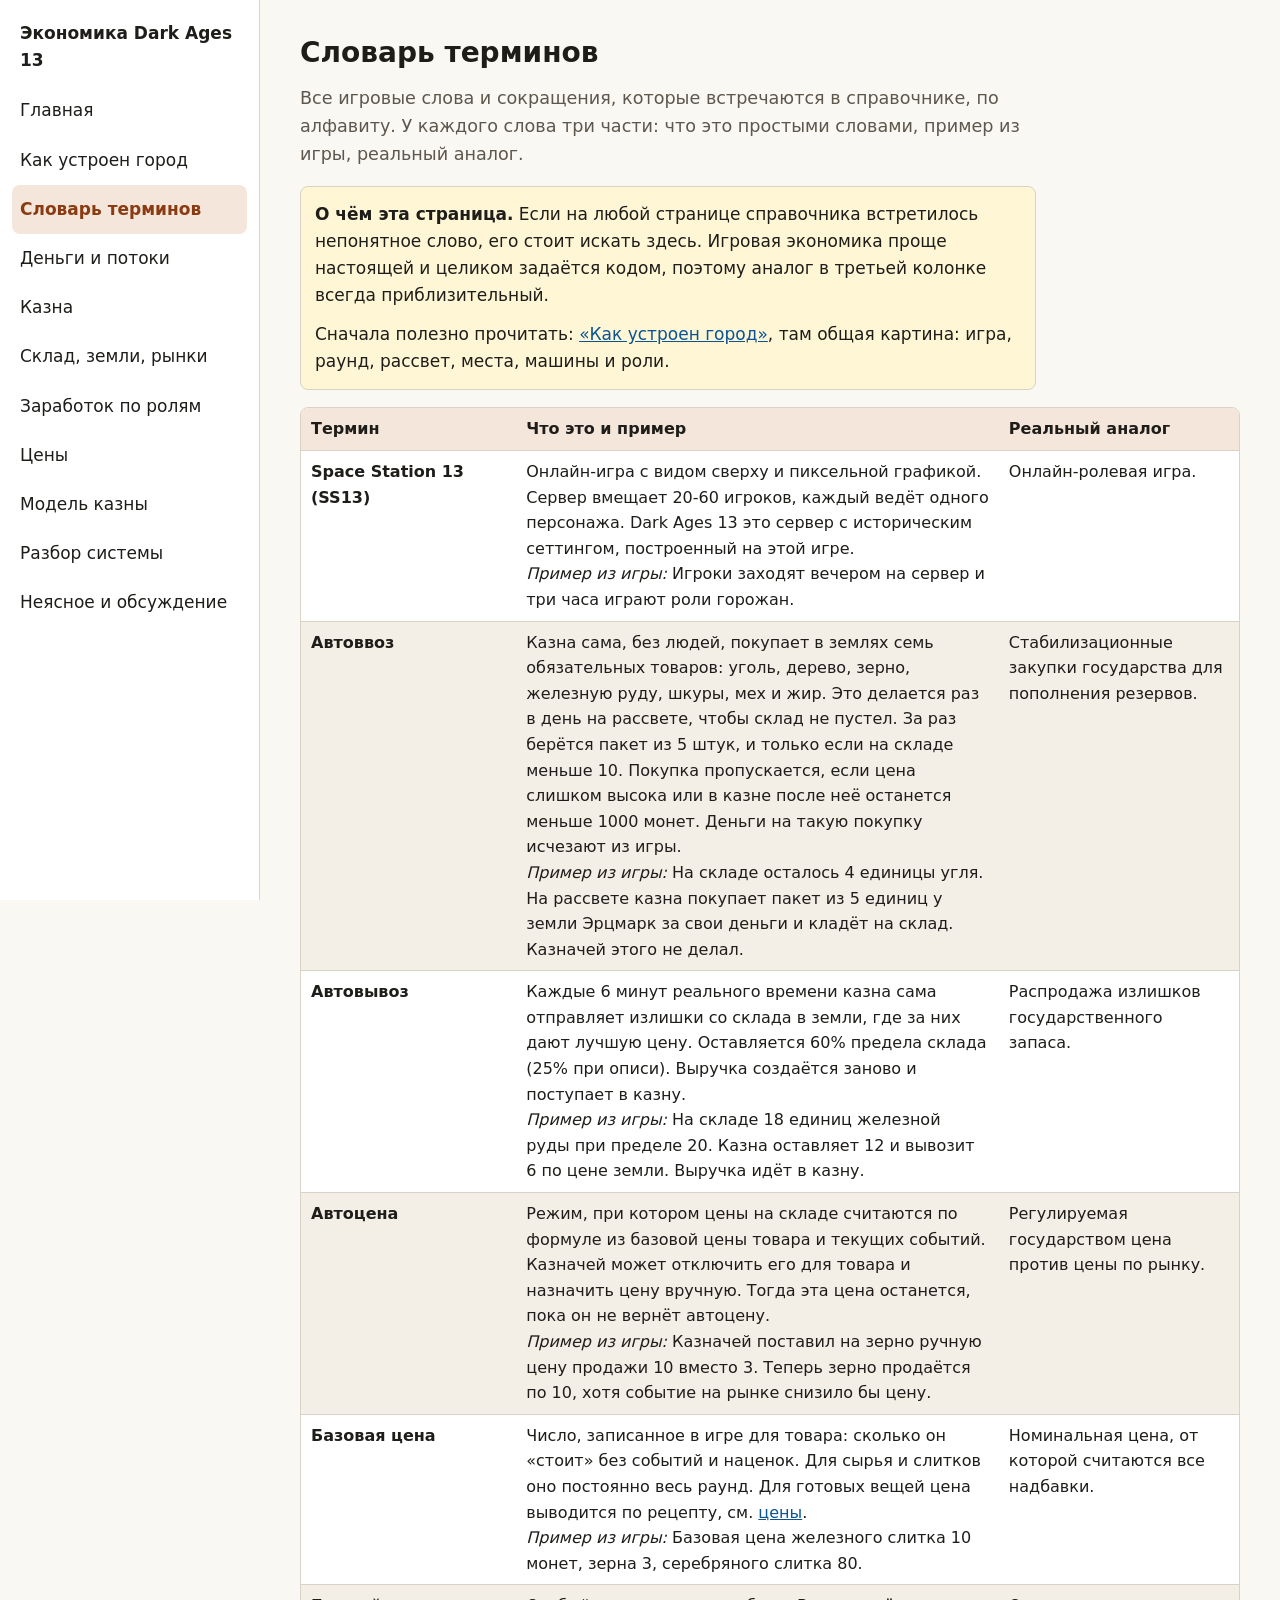
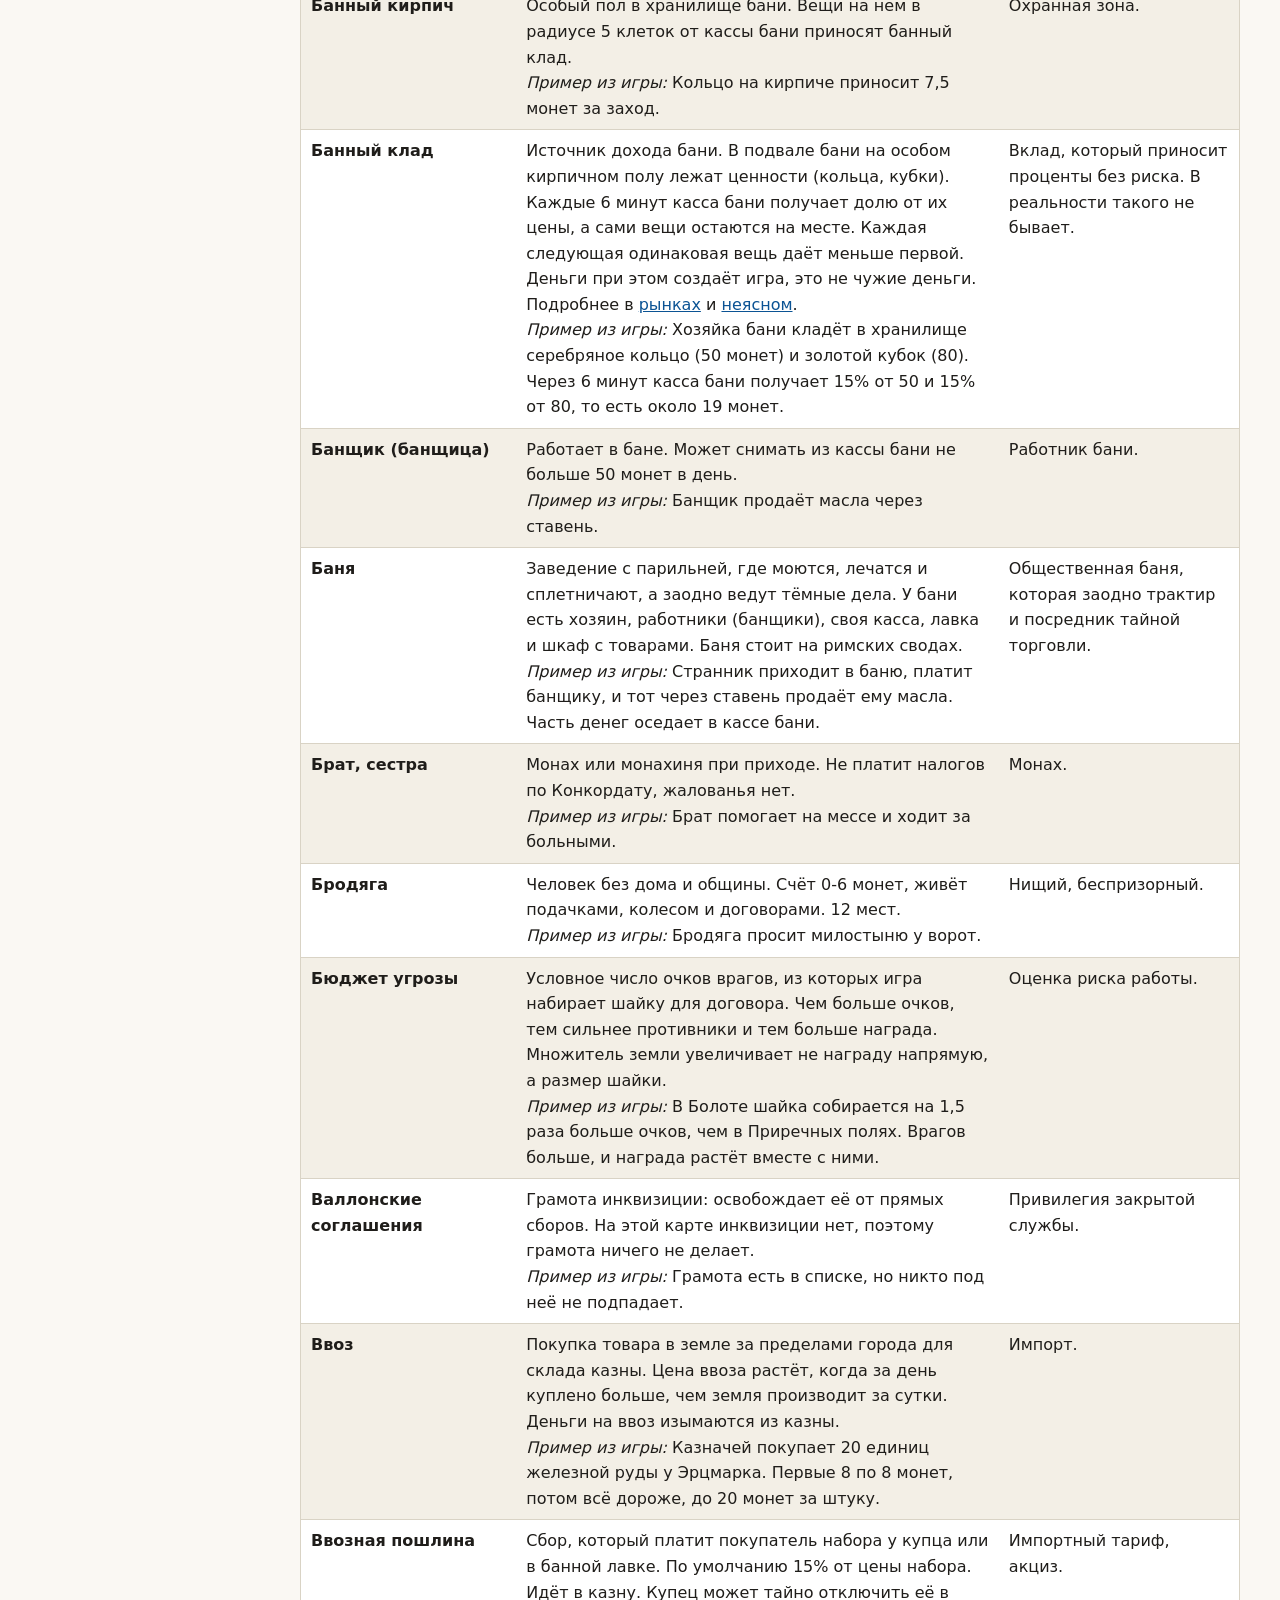
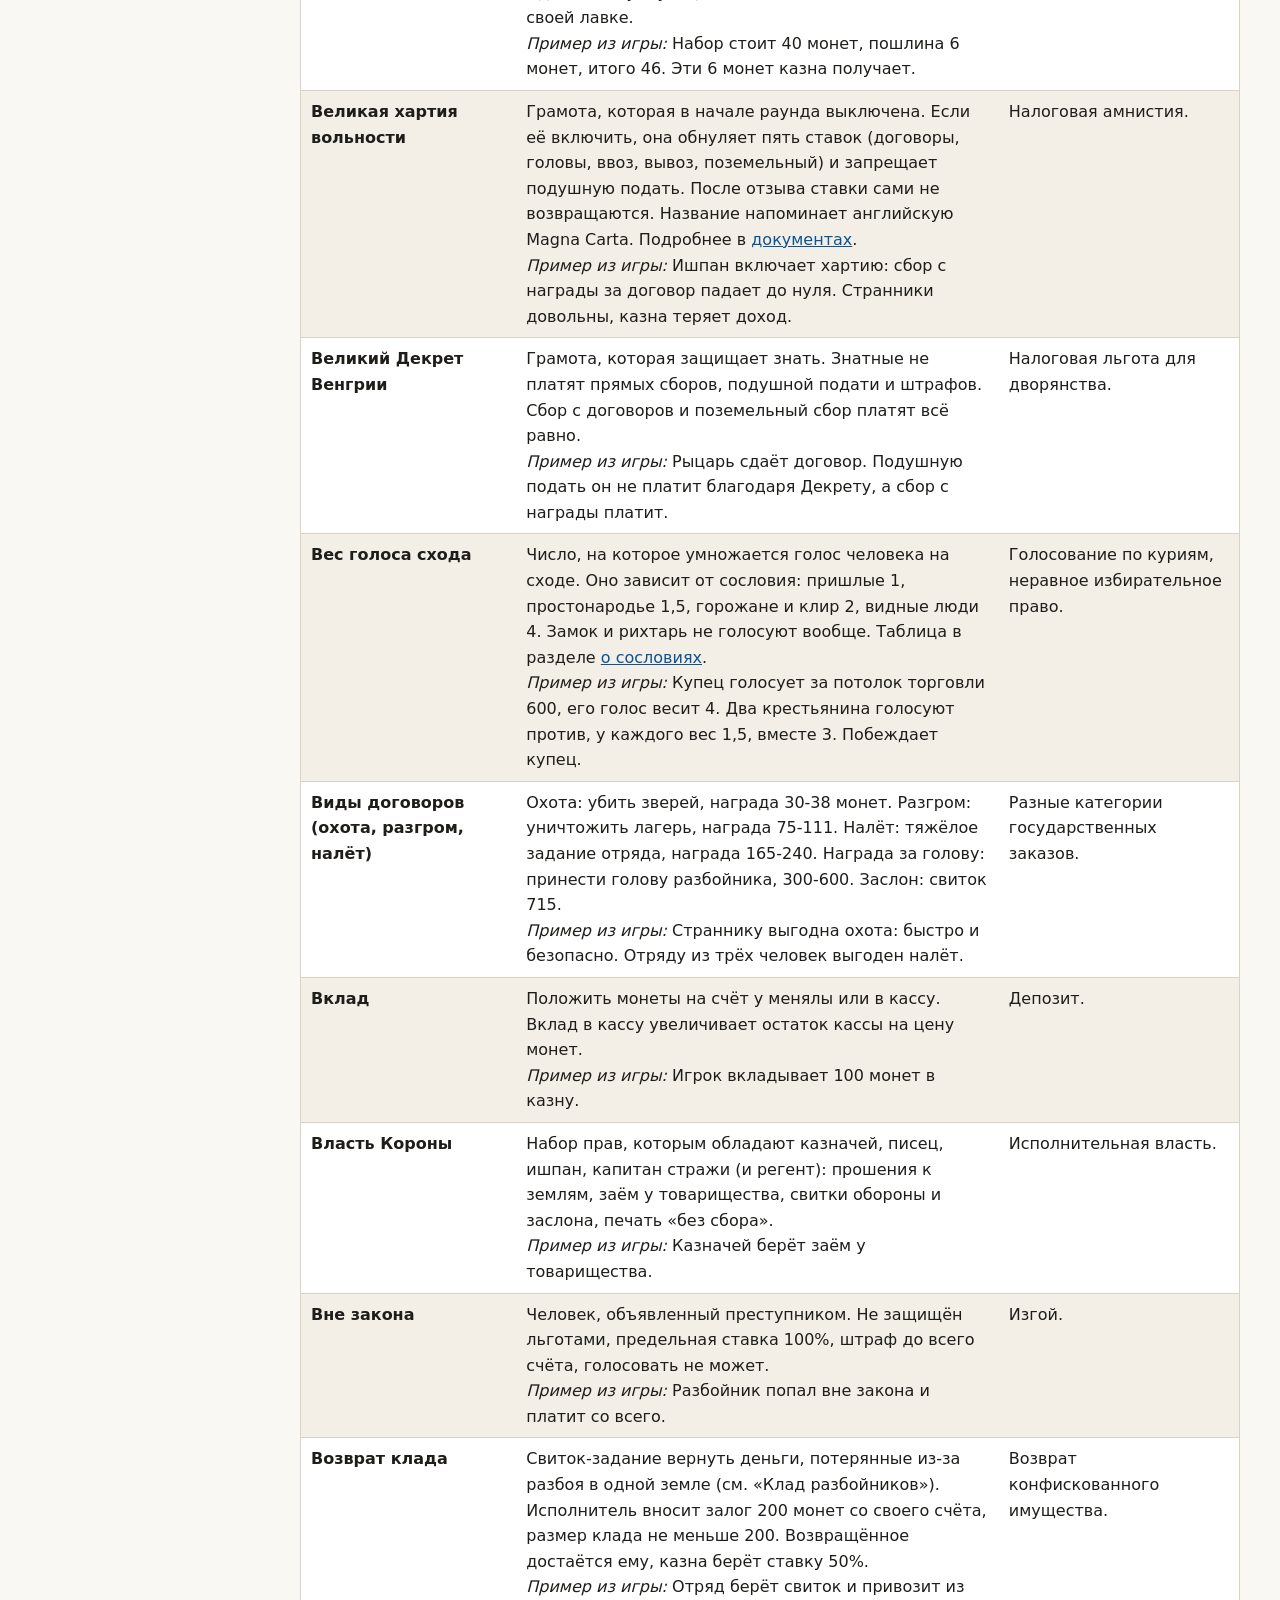
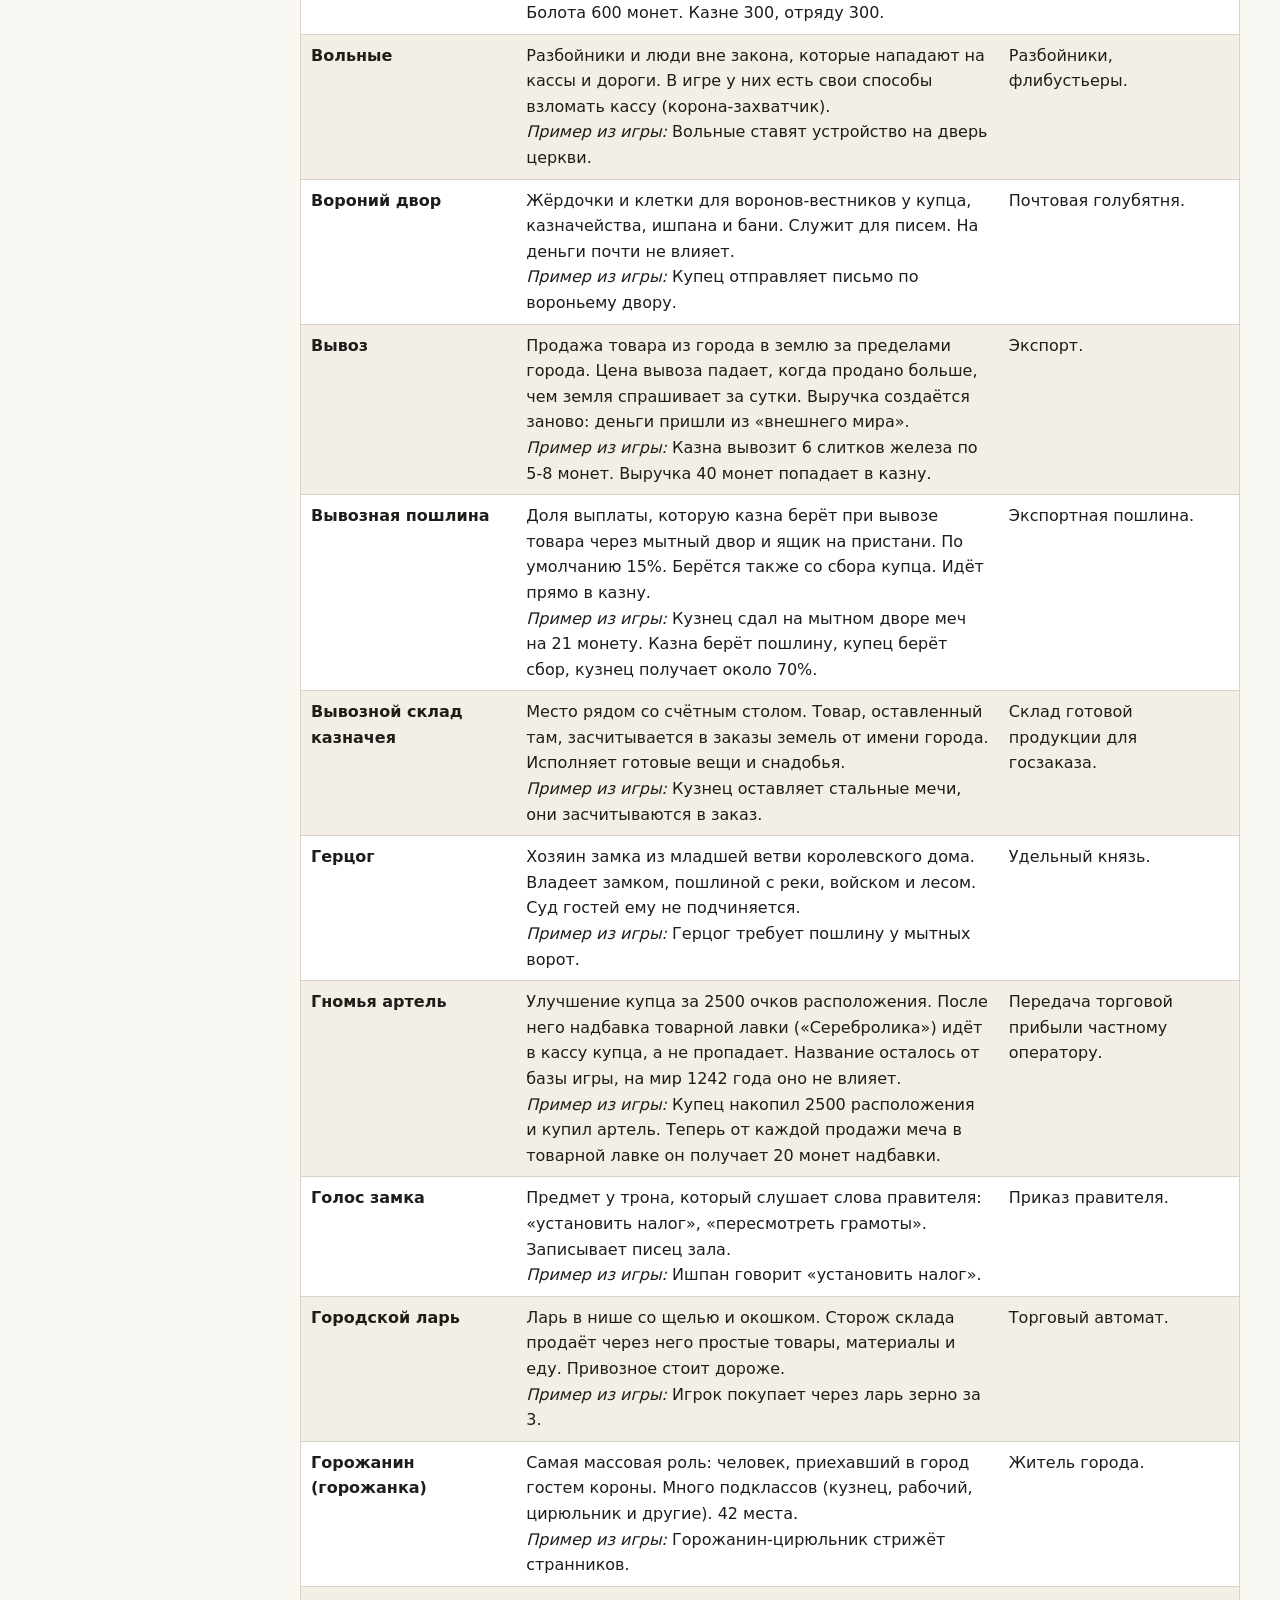
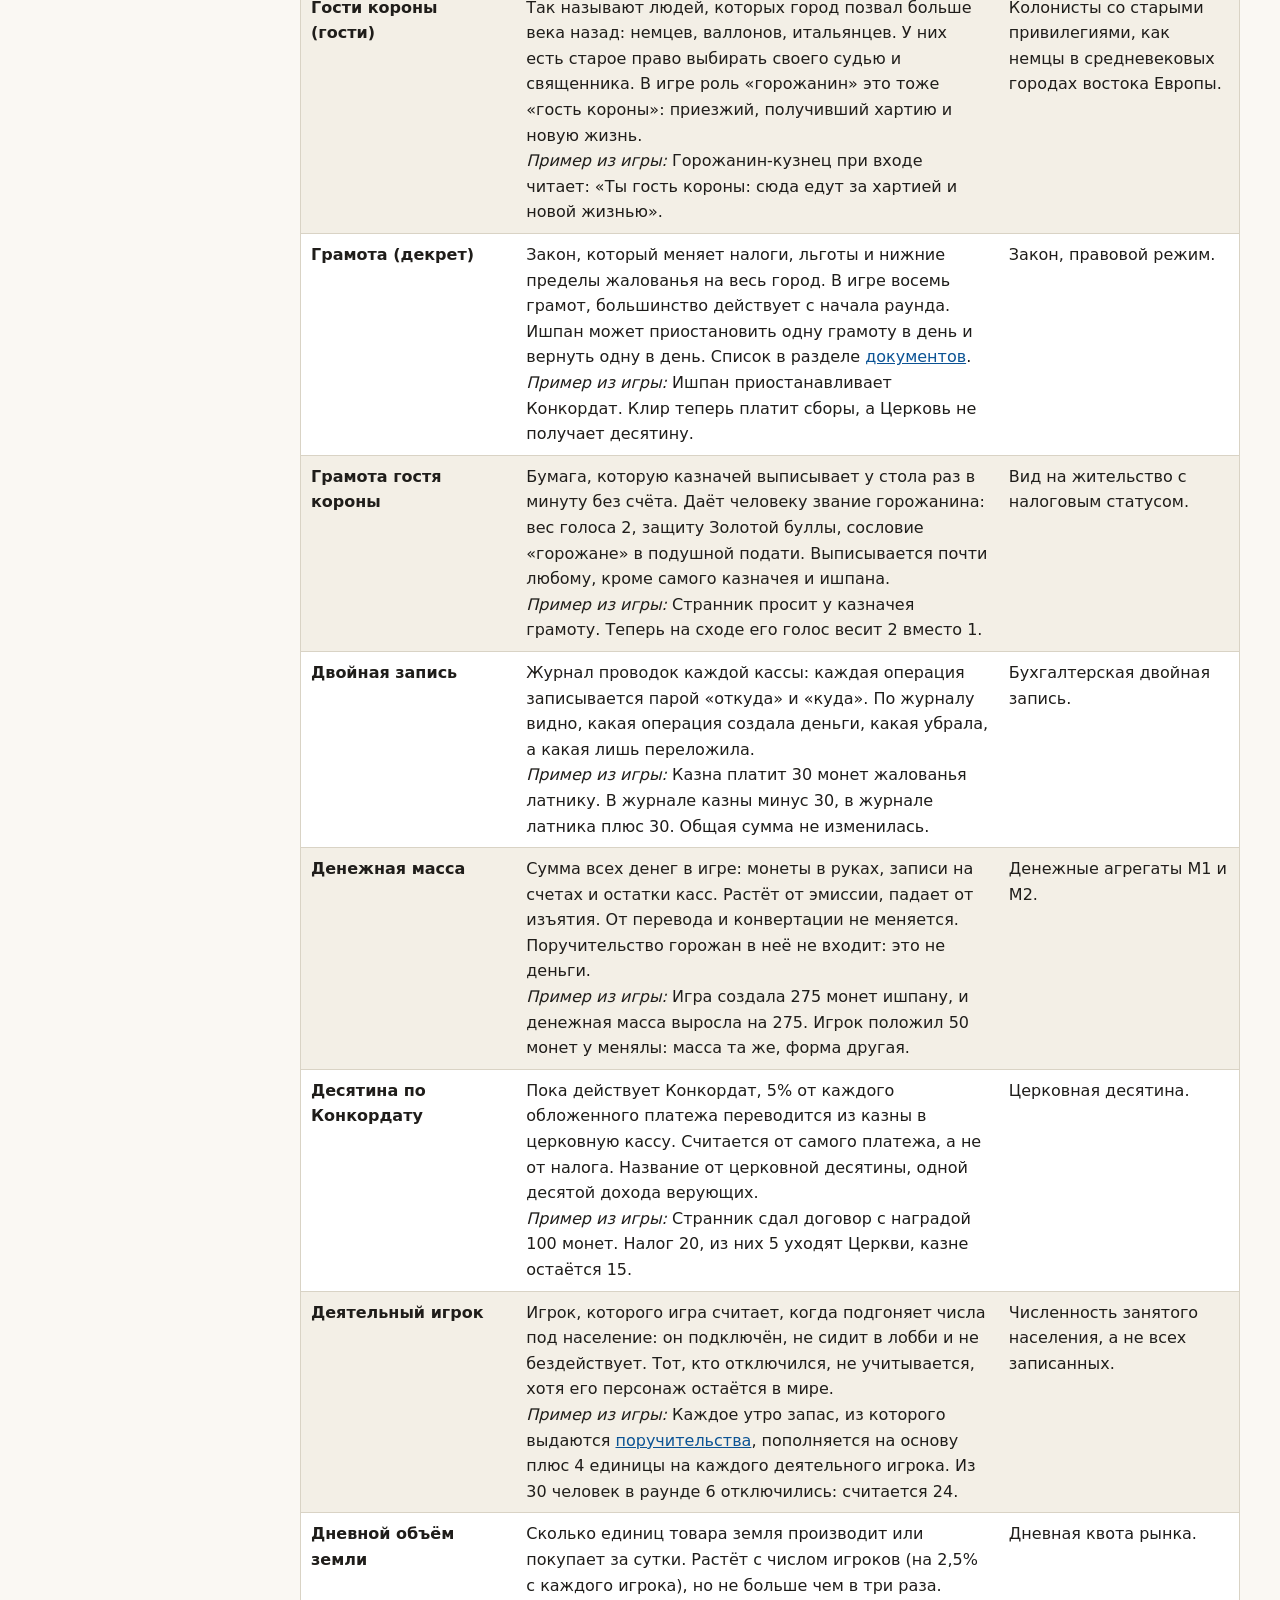
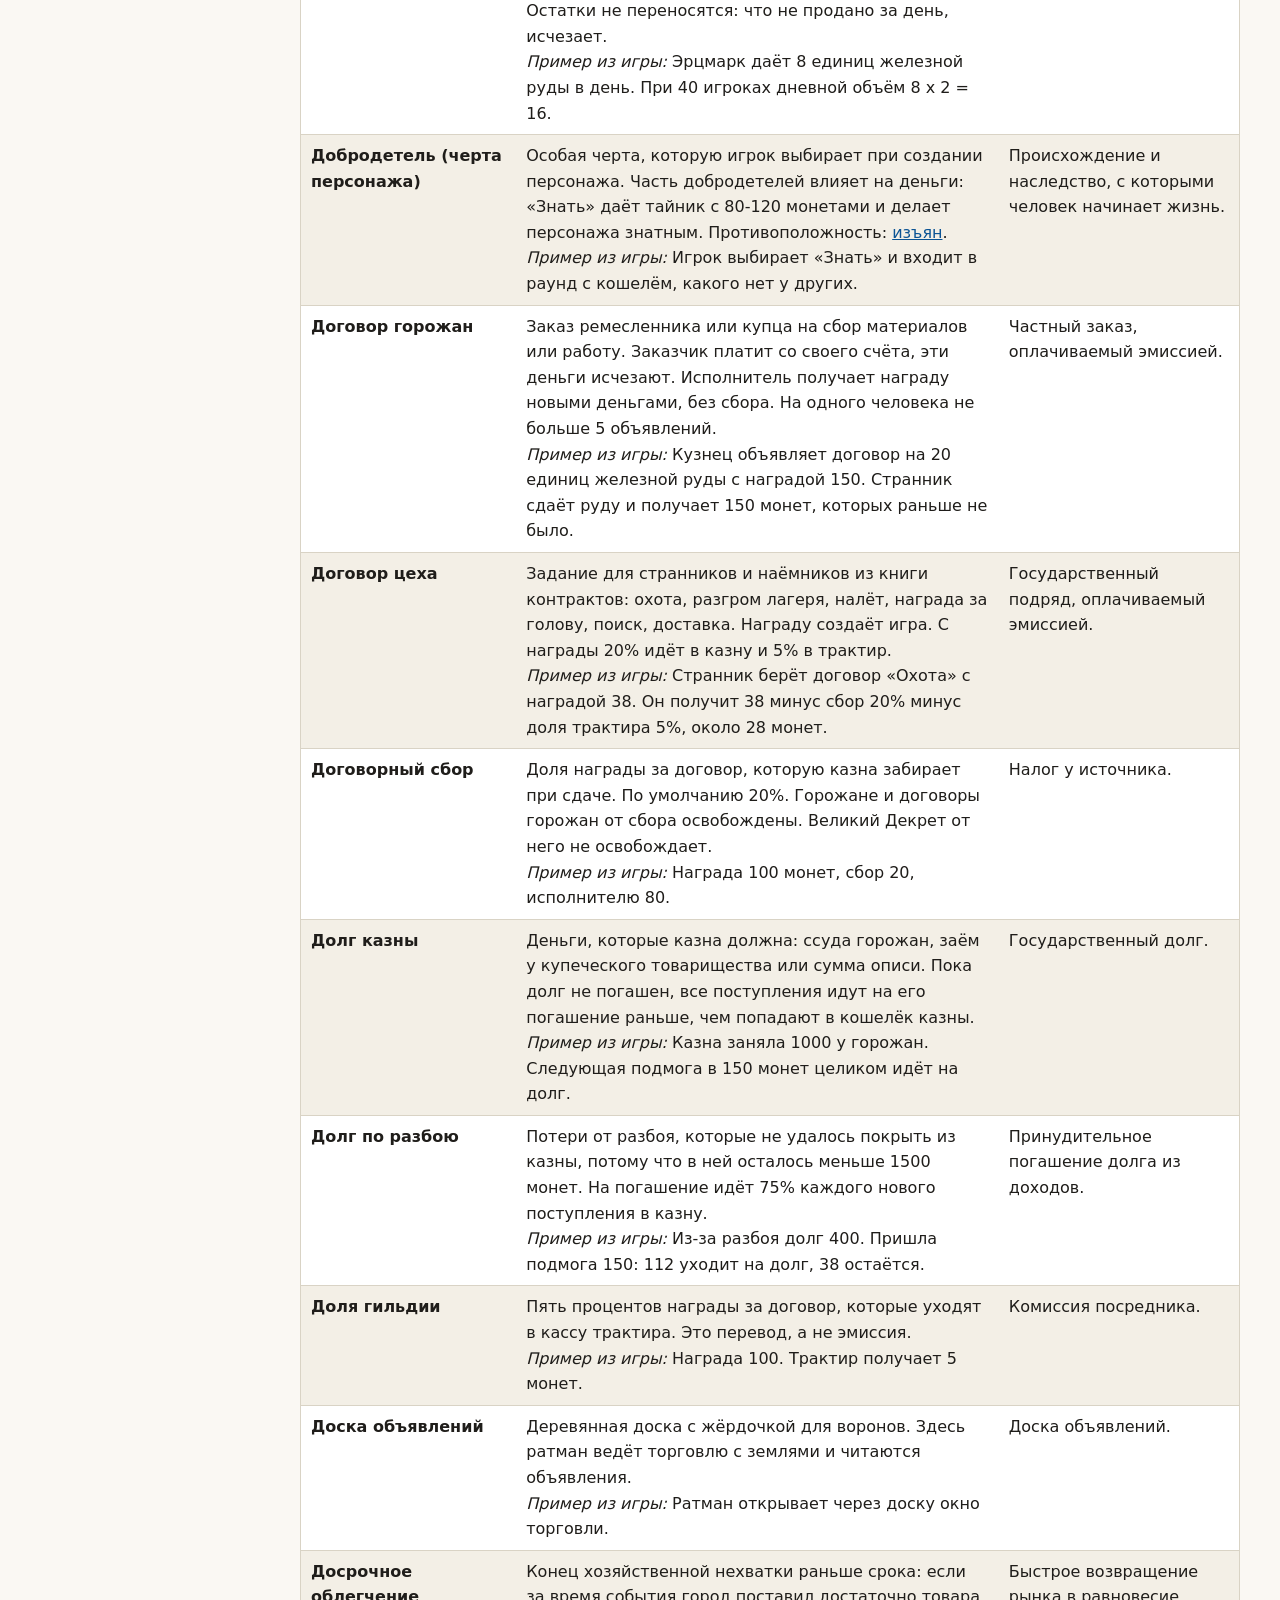
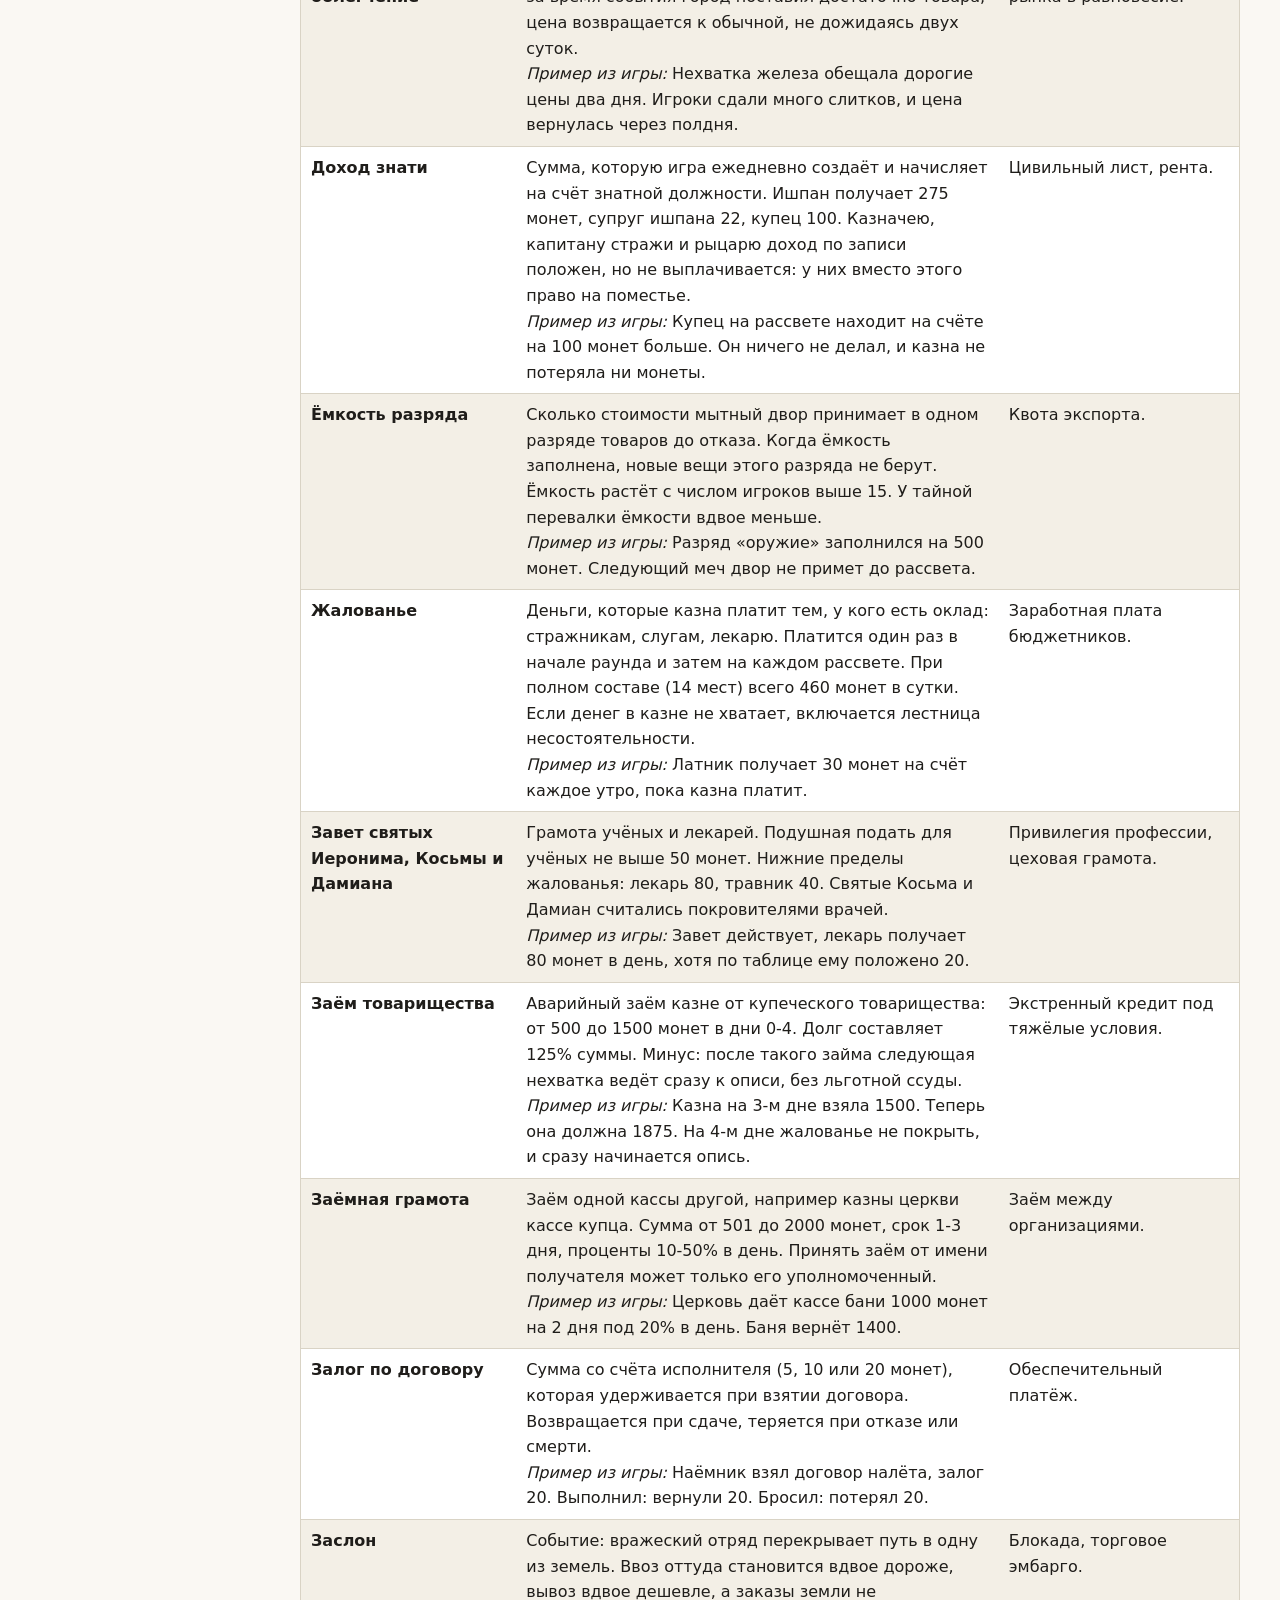
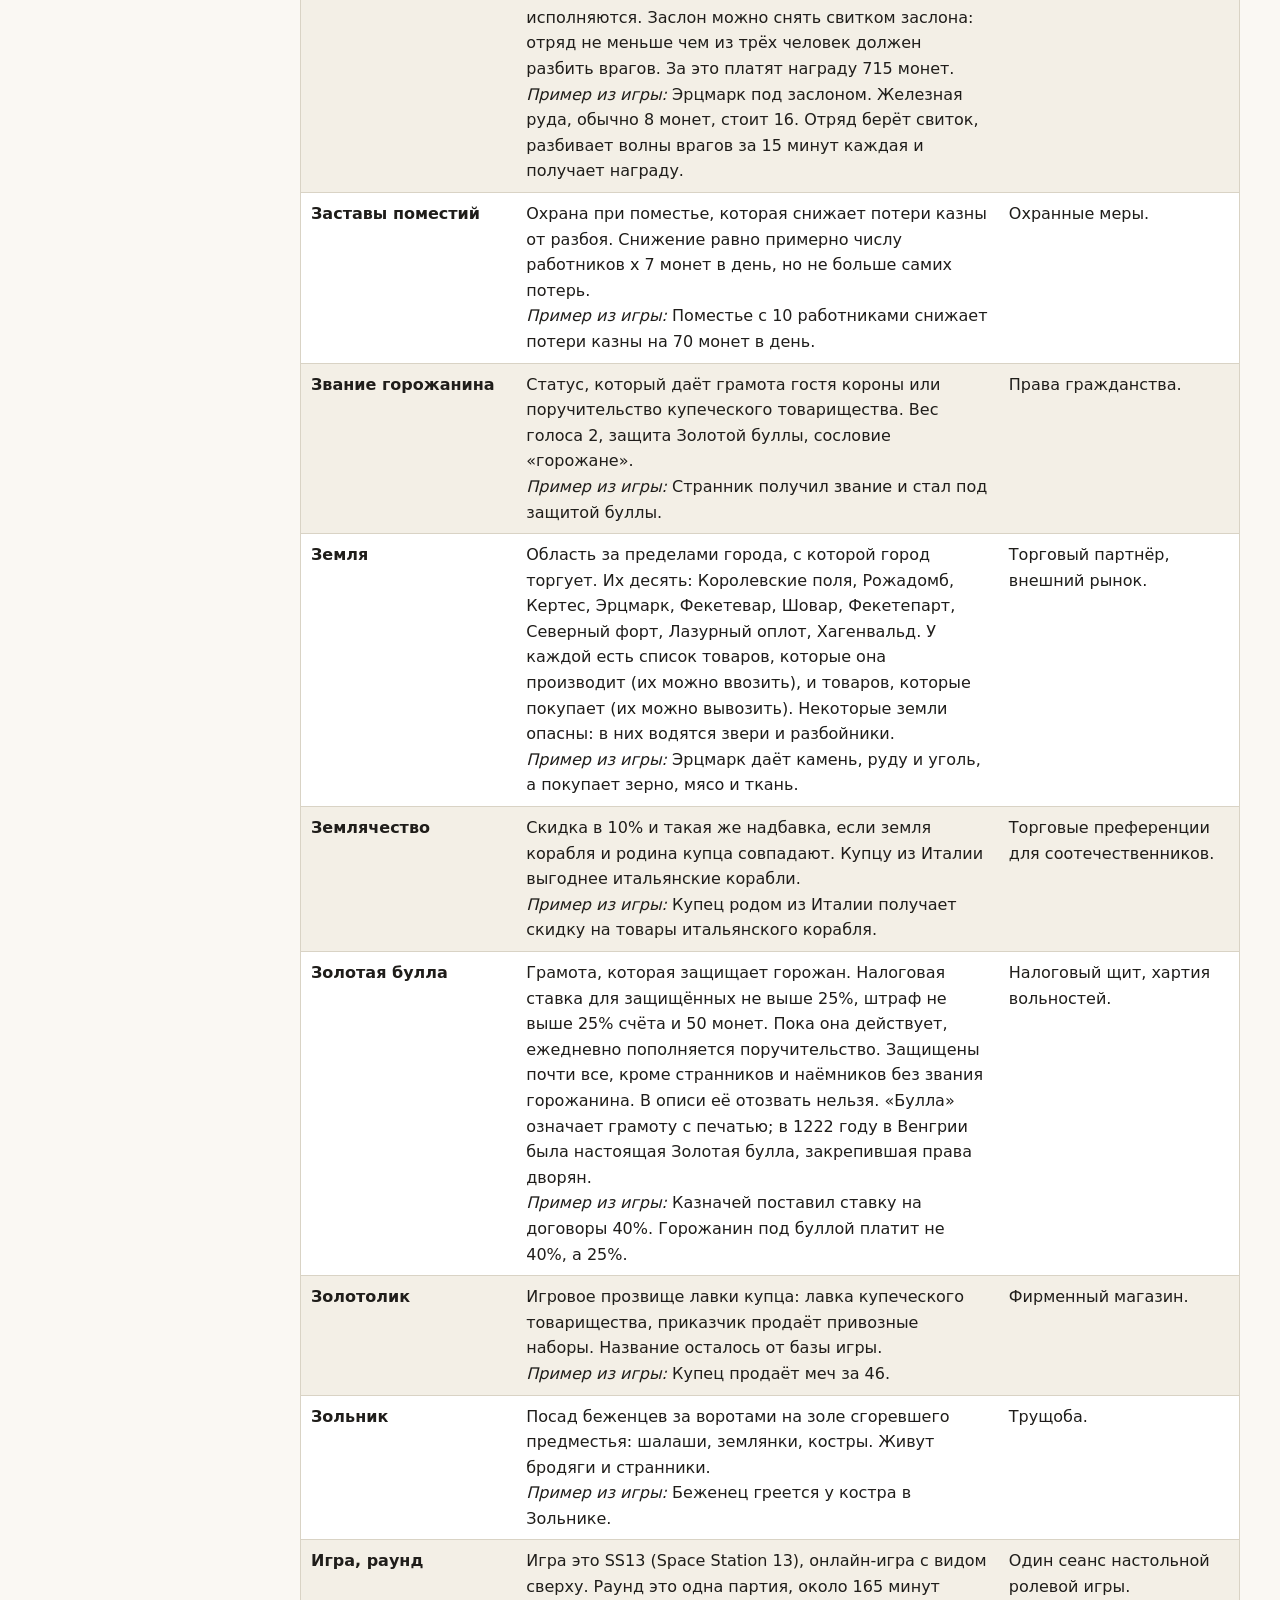
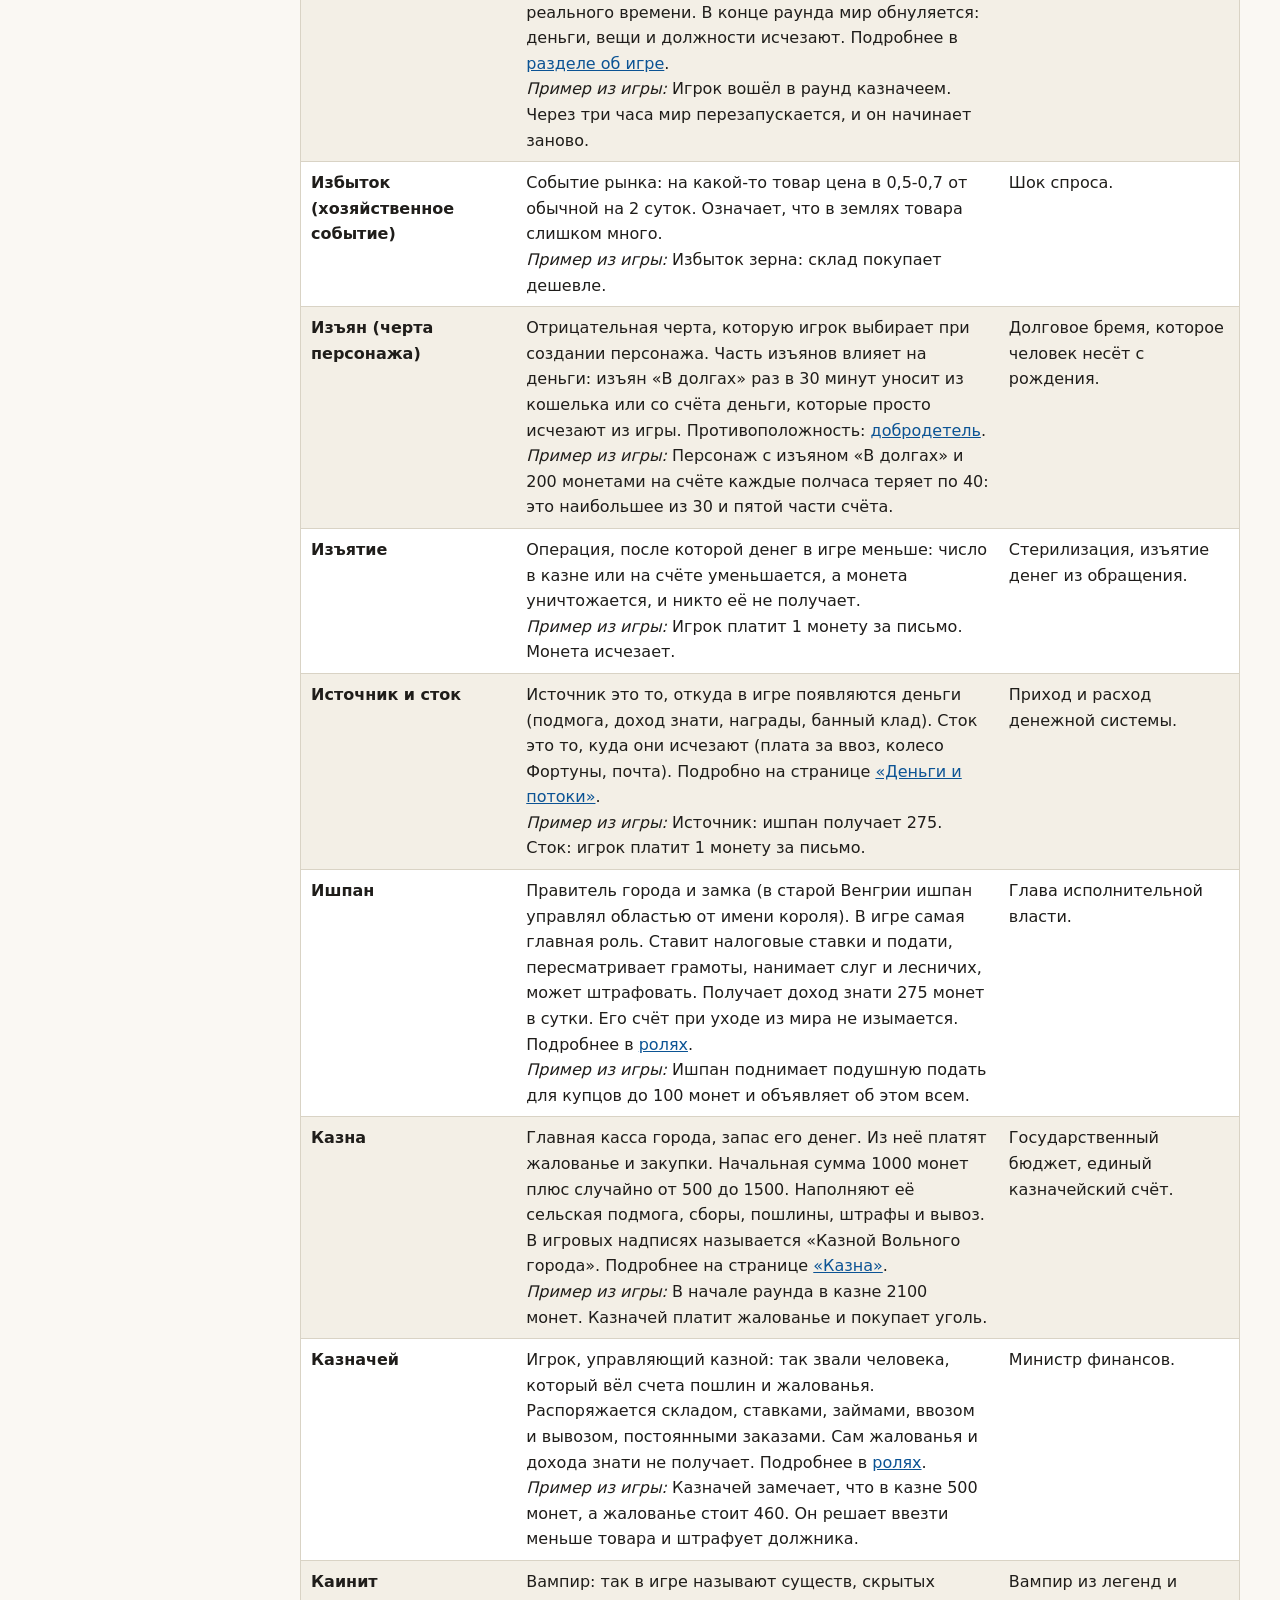
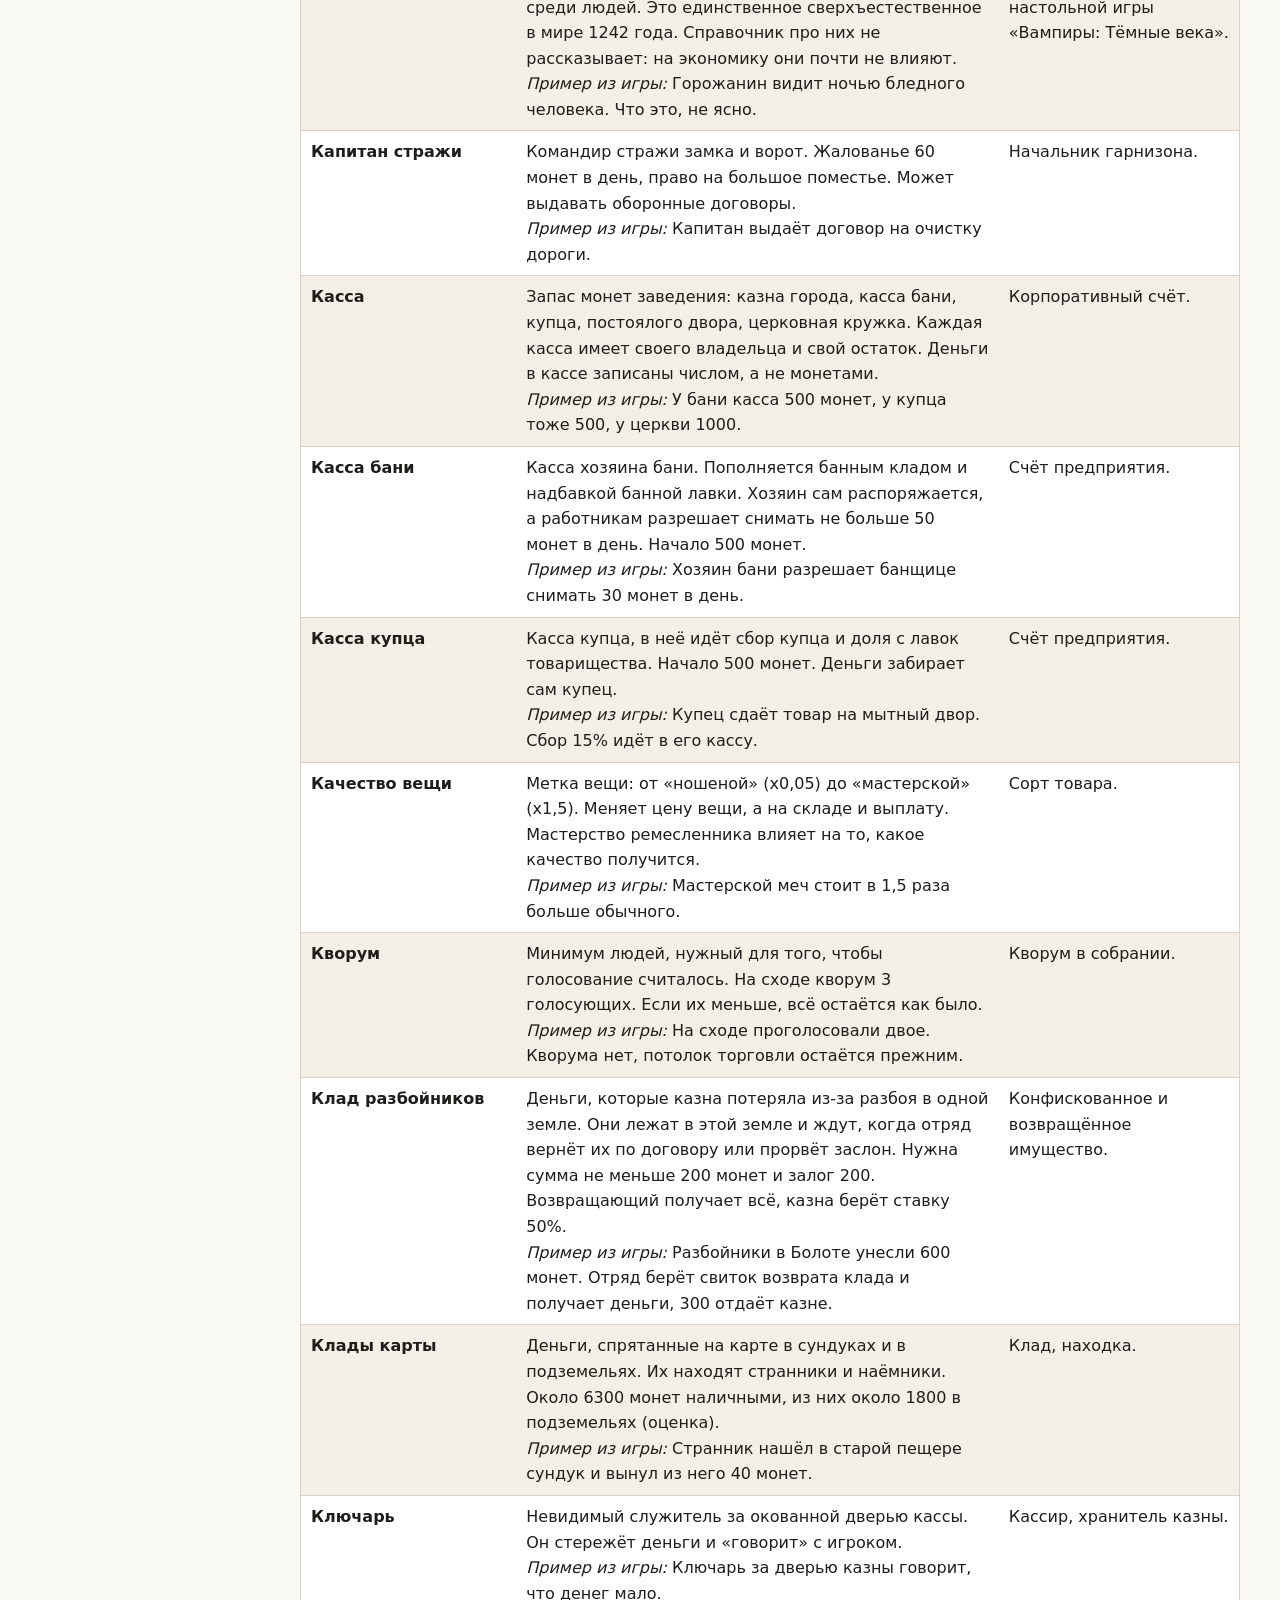
<file: glossary.html>
<!doctype html>
<html lang="ru">
<head>
<meta charset="utf-8">
<meta name="viewport" content="width=device-width, initial-scale=1">
<title>Словарь терминов — Экономика Dark Ages 13</title>
<meta name="description" content="Словарь игровых и экономических терминов сервера Dark Ages 13: роли, машины, документы, налоги, рынки. У каждого слова объяснение простыми словами, пример из игры и реальный аналог.">
<link rel="stylesheet" href="assets/style.css">
</head>
<body>
<div class="layout">
<div id="nav-root"></div>
<main id="top">
<noscript><p><a href="index.html">На главную</a></p></noscript>

<h1>Словарь терминов</h1>
<p class="lead">Все игровые слова и сокращения, которые встречаются в справочнике, по алфавиту. У каждого слова три части: что это простыми словами, пример из игры, реальный аналог.</p>

<div class="note">
<p><b>О чём эта страница.</b> Если на любой странице справочника встретилось непонятное слово, его стоит искать здесь. Игровая экономика проще настоящей и целиком задаётся кодом, поэтому аналог в третьей колонке всегда приблизительный.</p>
<p>Сначала полезно прочитать: <a href="world.html">«Как устроен город»</a>, там общая картина: игра, раунд, рассвет, места, машины и роли.</p>
</div>

<div class="tw">
<table>
<thead><tr><th>Термин</th><th>Что это и пример</th><th>Реальный аналог</th></tr></thead>
<tbody>

<tr id="g-ss13"><td><b>Space Station 13 (SS13)</b></td><td>Онлайн-игра с видом сверху и пиксельной графикой. Сервер вмещает 20-60 игроков, каждый ведёт одного персонажа. Dark Ages 13 это сервер с историческим сеттингом, построенный на этой игре.<br><i>Пример из игры:</i> Игроки заходят вечером на сервер и три часа играют роли горожан.</td><td>Онлайн-ролевая игра.</td></tr>
<tr id="g-avtovvoz"><td><b>Автоввоз</b></td><td>Казна сама, без людей, покупает в землях семь обязательных товаров: уголь, дерево, зерно, железную руду, шкуры, мех и жир. Это делается раз в день на рассвете, чтобы склад не пустел. За раз берётся пакет из 5 штук, и только если на складе меньше 10. Покупка пропускается, если цена слишком высока или в казне после неё останется меньше 1000 монет. Деньги на такую покупку исчезают из игры.<br><i>Пример из игры:</i> На складе осталось 4 единицы угля. На рассвете казна покупает пакет из 5 единиц у земли Эрцмарк за свои деньги и кладёт на склад. Казначей этого не делал.</td><td>Стабилизационные закупки государства для пополнения резервов.</td></tr>
<tr id="g-avtovyvoz"><td><b>Автовывоз</b></td><td>Каждые 6 минут реального времени казна сама отправляет излишки со склада в земли, где за них дают лучшую цену. Оставляется 60% предела склада (25% при описи). Выручка создаётся заново и поступает в казну.<br><i>Пример из игры:</i> На складе 18 единиц железной руды при пределе 20. Казна оставляет 12 и вывозит 6 по цене земли. Выручка идёт в казну.</td><td>Распродажа излишков государственного запаса.</td></tr>
<tr id="g-avtotsena"><td><b>Автоцена</b></td><td>Режим, при котором цены на складе считаются по формуле из базовой цены товара и текущих событий. Казначей может отключить его для товара и назначить цену вручную. Тогда эта цена останется, пока он не вернёт автоцену.<br><i>Пример из игры:</i> Казначей поставил на зерно ручную цену продажи 10 вместо 3. Теперь зерно продаётся по 10, хотя событие на рынке снизило бы цену.</td><td>Регулируемая государством цена против цены по рынку.</td></tr>
<tr id="g-bazovaya-cena"><td><b>Базовая цена</b></td><td>Число, записанное в игре для товара: сколько он «стоит» без событий и наценок. Для сырья и слитков оно постоянно весь раунд. Для готовых вещей цена выводится по рецепту, см. <a href="prices.html">цены</a>.<br><i>Пример из игры:</i> Базовая цена железного слитка 10 монет, зерна 3, серебряного слитка 80.</td><td>Номинальная цена, от которой считаются все надбавки.</td></tr>
<tr id="g-banny-kirpich"><td><b>Банный кирпич</b></td><td>Особый пол в хранилище бани. Вещи на нём в радиусе 5 клеток от кассы бани приносят банный клад.<br><i>Пример из игры:</i> Кольцо на кирпиче приносит 7,5 монет за заход.</td><td>Охранная зона.</td></tr>
<tr id="g-bank-klad"><td><b>Банный клад</b></td><td>Источник дохода бани. В подвале бани на особом кирпичном полу лежат ценности (кольца, кубки). Каждые 6 минут касса бани получает долю от их цены, а сами вещи остаются на месте. Каждая следующая одинаковая вещь даёт меньше первой. Деньги при этом создаёт игра, это не чужие деньги. Подробнее в <a href="markets.html">рынках</a> и <a href="issues.html#i-klad">неясном</a>.<br><i>Пример из игры:</i> Хозяйка бани кладёт в хранилище серебряное кольцо (50 монет) и золотой кубок (80). Через 6 минут касса бани получает 15% от 50 и 15% от 80, то есть около 19 монет.</td><td>Вклад, который приносит проценты без риска. В реальности такого не бывает.</td></tr>
<tr id="g-banshchik"><td><b>Банщик (банщица)</b></td><td>Работает в бане. Может снимать из кассы бани не больше 50 монет в день.<br><i>Пример из игры:</i> Банщик продаёт масла через ставень.</td><td>Работник бани.</td></tr>
<tr id="g-banya"><td><b>Баня</b></td><td>Заведение с парильней, где моются, лечатся и сплетничают, а заодно ведут тёмные дела. У бани есть хозяин, работники (банщики), своя касса, лавка и шкаф с товарами. Баня стоит на римских сводах.<br><i>Пример из игры:</i> Странник приходит в баню, платит банщику, и тот через ставень продаёт ему масла. Часть денег оседает в кассе бани.</td><td>Общественная баня, которая заодно трактир и посредник тайной торговли.</td></tr>
<tr id="g-brat"><td><b>Брат, сестра</b></td><td>Монах или монахиня при приходе. Не платит налогов по Конкордату, жалованья нет.<br><i>Пример из игры:</i> Брат помогает на мессе и ходит за больными.</td><td>Монах.</td></tr>
<tr id="g-brodyaga"><td><b>Бродяга</b></td><td>Человек без дома и общины. Счёт 0-6 монет, живёт подачками, колесом и договорами. 12 мест.<br><i>Пример из игры:</i> Бродяга просит милостыню у ворот.</td><td>Нищий, беспризорный.</td></tr>
<tr id="g-byudzhet-ugrozy"><td><b>Бюджет угрозы</b></td><td>Условное число очков врагов, из которых игра набирает шайку для договора. Чем больше очков, тем сильнее противники и тем больше награда. Множитель земли увеличивает не награду напрямую, а размер шайки.<br><i>Пример из игры:</i> В Болоте шайка собирается на 1,5 раза больше очков, чем в Приречных полях. Врагов больше, и награда растёт вместе с ними.</td><td>Оценка риска работы.</td></tr>
<tr id="g-valonskie"><td><b>Валлонские соглашения</b></td><td>Грамота инквизиции: освобождает её от прямых сборов. На этой карте инквизиции нет, поэтому грамота ничего не делает.<br><i>Пример из игры:</i> Грамота есть в списке, но никто под неё не подпадает.</td><td>Привилегия закрытой службы.</td></tr>
<tr id="g-vvoz"><td><b>Ввоз</b></td><td>Покупка товара в земле за пределами города для склада казны. Цена ввоза растёт, когда за день куплено больше, чем земля производит за сутки. Деньги на ввоз изымаются из казны.<br><i>Пример из игры:</i> Казначей покупает 20 единиц железной руды у Эрцмарка. Первые 8 по 8 монет, потом всё дороже, до 20 монет за штуку.</td><td>Импорт.</td></tr>
<tr id="g-vvoz-poshlina"><td><b>Ввозная пошлина</b></td><td>Сбор, который платит покупатель набора у купца или в банной лавке. По умолчанию 15% от цены набора. Идёт в казну. Купец может тайно отключить её в своей лавке.<br><i>Пример из игры:</i> Набор стоит 40 монет, пошлина 6 монет, итого 46. Эти 6 монет казна получает.</td><td>Импортный тариф, акциз.</td></tr>
<tr id="g-velikaya-hartiya"><td><b>Великая хартия вольности</b></td><td>Грамота, которая в начале раунда выключена. Если её включить, она обнуляет пять ставок (договоры, головы, ввоз, вывоз, поземельный) и запрещает подушную подать. После отзыва ставки сами не возвращаются. Название напоминает английскую Magna Carta. Подробнее в <a href="world.html#w-charters">документах</a>.<br><i>Пример из игры:</i> Ишпан включает хартию: сбор с награды за договор падает до нуля. Странники довольны, казна теряет доход.</td><td>Налоговая амнистия.</td></tr>
<tr id="g-velikiy-dekret"><td><b>Великий Декрет Венгрии</b></td><td>Грамота, которая защищает знать. Знатные не платят прямых сборов, подушной подати и штрафов. Сбор с договоров и поземельный сбор платят всё равно.<br><i>Пример из игры:</i> Рыцарь сдаёт договор. Подушную подать он не платит благодаря Декрету, а сбор с награды платит.</td><td>Налоговая льгота для дворянства.</td></tr>
<tr id="g-ves-golosa"><td><b>Вес голоса схода</b></td><td>Число, на которое умножается голос человека на сходе. Оно зависит от сословия: пришлые 1, простонародье 1,5, горожане и клир 2, видные люди 4. Замок и рихтарь не голосуют вообще. Таблица в разделе <a href="world.html#w-estates">о сословиях</a>.<br><i>Пример из игры:</i> Купец голосует за потолок торговли 600, его голос весит 4. Два крестьянина голосуют против, у каждого вес 1,5, вместе 3. Побеждает купец.</td><td>Голосование по куриям, неравное избирательное право.</td></tr>
<tr id="g-vidy-dogovorov"><td><b>Виды договоров (охота, разгром, налёт)</b></td><td>Охота: убить зверей, награда 30-38 монет. Разгром: уничтожить лагерь, награда 75-111. Налёт: тяжёлое задание отряда, награда 165-240. Награда за голову: принести голову разбойника, 300-600. Заслон: свиток 715.<br><i>Пример из игры:</i> Страннику выгодна охота: быстро и безопасно. Отряду из трёх человек выгоден налёт.</td><td>Разные категории государственных заказов.</td></tr>
<tr id="g-vklad"><td><b>Вклад</b></td><td>Положить монеты на счёт у менялы или в кассу. Вклад в кассу увеличивает остаток кассы на цену монет.<br><i>Пример из игры:</i> Игрок вкладывает 100 монет в казну.</td><td>Депозит.</td></tr>
<tr id="g-vlast-korony"><td><b>Власть Короны</b></td><td>Набор прав, которым обладают казначей, писец, ишпан, капитан стражи (и регент): прошения к землям, заём у товарищества, свитки обороны и заслона, печать «без сбора».<br><i>Пример из игры:</i> Казначей берёт заём у товарищества.</td><td>Исполнительная власть.</td></tr>
<tr id="g-vne-zakona"><td><b>Вне закона</b></td><td>Человек, объявленный преступником. Не защищён льготами, предельная ставка 100%, штраф до всего счёта, голосовать не может.<br><i>Пример из игры:</i> Разбойник попал вне закона и платит со всего.</td><td>Изгой.</td></tr>
<tr id="g-klad-vozvrat"><td><b>Возврат клада</b></td><td>Свиток-задание вернуть деньги, потерянные из-за разбоя в одной земле (см. «Клад разбойников»). Исполнитель вносит залог 200 монет со своего счёта, размер клада не меньше 200. Возвращённое достаётся ему, казна берёт ставку 50%.<br><i>Пример из игры:</i> Отряд берёт свиток и привозит из Болота 600 монет. Казне 300, отряду 300.</td><td>Возврат конфискованного имущества.</td></tr>
<tr id="g-volnye"><td><b>Вольные</b></td><td>Разбойники и люди вне закона, которые нападают на кассы и дороги. В игре у них есть свои способы взломать кассу (корона-захватчик).<br><i>Пример из игры:</i> Вольные ставят устройство на дверь церкви.</td><td>Разбойники, флибустьеры.</td></tr>
<tr id="g-voroniy-dvor"><td><b>Вороний двор</b></td><td>Жёрдочки и клетки для воронов-вестников у купца, казначейства, ишпана и бани. Служит для писем. На деньги почти не влияет.<br><i>Пример из игры:</i> Купец отправляет письмо по вороньему двору.</td><td>Почтовая голубятня.</td></tr>
<tr id="g-vyvoz"><td><b>Вывоз</b></td><td>Продажа товара из города в землю за пределами города. Цена вывоза падает, когда продано больше, чем земля спрашивает за сутки. Выручка создаётся заново: деньги пришли из «внешнего мира».<br><i>Пример из игры:</i> Казна вывозит 6 слитков железа по 5-8 монет. Выручка 40 монет попадает в казну.</td><td>Экспорт.</td></tr>
<tr id="g-vyvoz-poshlina"><td><b>Вывозная пошлина</b></td><td>Доля выплаты, которую казна берёт при вывозе товара через мытный двор и ящик на пристани. По умолчанию 15%. Берётся также со сбора купца. Идёт прямо в казну.<br><i>Пример из игры:</i> Кузнец сдал на мытном дворе меч на 21 монету. Казна берёт пошлину, купец берёт сбор, кузнец получает около 70%.</td><td>Экспортная пошлина.</td></tr>
<tr id="g-vyvoznoy-sklad"><td><b>Вывозной склад казначея</b></td><td>Место рядом со счётным столом. Товар, оставленный там, засчитывается в заказы земель от имени города. Исполняет готовые вещи и снадобья.<br><i>Пример из игры:</i> Кузнец оставляет стальные мечи, они засчитываются в заказ.</td><td>Склад готовой продукции для госзаказа.</td></tr>
<tr id="g-herzog"><td><b>Герцог</b></td><td>Хозяин замка из младшей ветви королевского дома. Владеет замком, пошлиной с реки, войском и лесом. Суд гостей ему не подчиняется.<br><i>Пример из игры:</i> Герцог требует пошлину у мытных ворот.</td><td>Удельный князь.</td></tr>
<tr id="g-gnomya-artel"><td><b>Гномья артель</b></td><td>Улучшение купца за 2500 очков расположения. После него надбавка товарной лавки («Серебролика») идёт в кассу купца, а не пропадает. Название осталось от базы игры, на мир 1242 года оно не влияет.<br><i>Пример из игры:</i> Купец накопил 2500 расположения и купил артель. Теперь от каждой продажи меча в товарной лавке он получает 20 монет надбавки.</td><td>Передача торговой прибыли частному оператору.</td></tr>
<tr id="g-golos-zamka"><td><b>Голос замка</b></td><td>Предмет у трона, который слушает слова правителя: «установить налог», «пересмотреть грамоты». Записывает писец зала.<br><i>Пример из игры:</i> Ишпан говорит «установить налог».</td><td>Приказ правителя.</td></tr>
<tr id="g-lar"><td><b>Городской ларь</b></td><td>Ларь в нише со щелью и окошком. Сторож склада продаёт через него простые товары, материалы и еду. Привозное стоит дороже.<br><i>Пример из игры:</i> Игрок покупает через ларь зерно за 3.</td><td>Торговый автомат.</td></tr>
<tr id="g-gorozhanin"><td><b>Горожанин (горожанка)</b></td><td>Самая массовая роль: человек, приехавший в город гостем короны. Много подклассов (кузнец, рабочий, цирюльник и другие). 42 места.<br><i>Пример из игры:</i> Горожанин-цирюльник стрижёт странников.</td><td>Житель города.</td></tr>
<tr id="g-gosti"><td><b>Гости короны (гости)</b></td><td>Так называют людей, которых город позвал больше века назад: немцев, валлонов, итальянцев. У них есть старое право выбирать своего судью и священника. В игре роль «горожанин» это тоже «гость короны»: приезжий, получивший хартию и новую жизнь.<br><i>Пример из игры:</i> Горожанин-кузнец при входе читает: «Ты гость короны: сюда едут за хартией и новой жизнью».</td><td>Колонисты со старыми привилегиями, как немцы в средневековых городах востока Европы.</td></tr>
<tr id="g-gramota"><td><b>Грамота (декрет)</b></td><td>Закон, который меняет налоги, льготы и нижние пределы жалованья на весь город. В игре восемь грамот, большинство действует с начала раунда. Ишпан может приостановить одну грамоту в день и вернуть одну в день. Список в разделе <a href="world.html#w-charters">документов</a>.<br><i>Пример из игры:</i> Ишпан приостанавливает Конкордат. Клир теперь платит сборы, а Церковь не получает десятину.</td><td>Закон, правовой режим.</td></tr>
<tr id="g-gost-korony"><td><b>Грамота гостя короны</b></td><td>Бумага, которую казначей выписывает у стола раз в минуту без счёта. Даёт человеку звание горожанина: вес голоса 2, защиту Золотой буллы, сословие «горожане» в подушной подати. Выписывается почти любому, кроме самого казначея и ишпана.<br><i>Пример из игры:</i> Странник просит у казначея грамоту. Теперь на сходе его голос весит 2 вместо 1.</td><td>Вид на жительство с налоговым статусом.</td></tr>
<tr id="g-dvoynaya-zapis"><td><b>Двойная запись</b></td><td>Журнал проводок каждой кассы: каждая операция записывается парой «откуда» и «куда». По журналу видно, какая операция создала деньги, какая убрала, а какая лишь переложила.<br><i>Пример из игры:</i> Казна платит 30 монет жалованья латнику. В журнале казны минус 30, в журнале латника плюс 30. Общая сумма не изменилась.</td><td>Бухгалтерская двойная запись.</td></tr>
<tr id="g-denezhnaya-massa"><td><b>Денежная масса</b></td><td>Сумма всех денег в игре: монеты в руках, записи на счетах и остатки касс. Растёт от эмиссии, падает от изъятия. От перевода и конвертации не меняется. Поручительство горожан в неё не входит: это не деньги.<br><i>Пример из игры:</i> Игра создала 275 монет ишпану, и денежная масса выросла на 275. Игрок положил 50 монет у менялы: масса та же, форма другая.</td><td>Денежные агрегаты М1 и М2.</td></tr>
<tr id="g-desyatina"><td><b>Десятина по Конкордату</b></td><td>Пока действует Конкордат, 5% от каждого обложенного платежа переводится из казны в церковную кассу. Считается от самого платежа, а не от налога. Название от церковной десятины, одной десятой дохода верующих.<br><i>Пример из игры:</i> Странник сдал договор с наградой 100 монет. Налог 20, из них 5 уходят Церкви, казне остаётся 15.</td><td>Церковная десятина.</td></tr>
<tr id="g-deyatelny"><td><b>Деятельный игрок</b></td><td>Игрок, которого игра считает, когда подгоняет числа под население: он подключён, не сидит в лобби и не бездействует. Тот, кто отключился, не учитывается, хотя его персонаж остаётся в мире.<br><i>Пример из игры:</i> Каждое утро запас, из которого выдаются <a href="#g-poruchitelstvo">поручительства</a>, пополняется на основу плюс 4 единицы на каждого деятельного игрока. Из 30 человек в раунде 6 отключились: считается 24.</td><td>Численность занятого населения, а не всех записанных.</td></tr>
<tr id="g-dnevnoy-obem"><td><b>Дневной объём земли</b></td><td>Сколько единиц товара земля производит или покупает за сутки. Растёт с числом игроков (на 2,5% с каждого игрока), но не больше чем в три раза. Остатки не переносятся: что не продано за день, исчезает.<br><i>Пример из игры:</i> Эрцмарк даёт 8 единиц железной руды в день. При 40 игроках дневной объём 8 x 2 = 16.</td><td>Дневная квота рынка.</td></tr>
<tr id="g-dobrodetel"><td><b>Добродетель (черта персонажа)</b></td><td>Особая черта, которую игрок выбирает при создании персонажа. Часть добродетелей влияет на деньги: «Знать» даёт тайник с 80-120 монетами и делает персонажа знатным. Противоположность: <a href="#g-izyan">изъян</a>.<br><i>Пример из игры:</i> Игрок выбирает «Знать» и входит в раунд с кошелём, какого нет у других.</td><td>Происхождение и наследство, с которыми человек начинает жизнь.</td></tr>
<tr id="g-dogovor-gorozhan"><td><b>Договор горожан</b></td><td>Заказ ремесленника или купца на сбор материалов или работу. Заказчик платит со своего счёта, эти деньги исчезают. Исполнитель получает награду новыми деньгами, без сбора. На одного человека не больше 5 объявлений.<br><i>Пример из игры:</i> Кузнец объявляет договор на 20 единиц железной руды с наградой 150. Странник сдаёт руду и получает 150 монет, которых раньше не было.</td><td>Частный заказ, оплачиваемый эмиссией.</td></tr>
<tr id="g-dogovor"><td><b>Договор цеха</b></td><td>Задание для странников и наёмников из книги контрактов: охота, разгром лагеря, налёт, награда за голову, поиск, доставка. Награду создаёт игра. С награды 20% идёт в казну и 5% в трактир.<br><i>Пример из игры:</i> Странник берёт договор «Охота» с наградой 38. Он получит 38 минус сбор 20% минус доля трактира 5%, около 28 монет.</td><td>Государственный подряд, оплачиваемый эмиссией.</td></tr>
<tr id="g-dogovor-sbor"><td><b>Договорный сбор</b></td><td>Доля награды за договор, которую казна забирает при сдаче. По умолчанию 20%. Горожане и договоры горожан от сбора освобождены. Великий Декрет от него не освобождает.<br><i>Пример из игры:</i> Награда 100 монет, сбор 20, исполнителю 80.</td><td>Налог у источника.</td></tr>
<tr id="g-dolg"><td><b>Долг казны</b></td><td>Деньги, которые казна должна: ссуда горожан, заём у купеческого товарищества или сумма описи. Пока долг не погашен, все поступления идут на его погашение раньше, чем попадают в кошелёк казны.<br><i>Пример из игры:</i> Казна заняла 1000 у горожан. Следующая подмога в 150 монет целиком идёт на долг.</td><td>Государственный долг.</td></tr>
<tr id="g-dolg-razboy"><td><b>Долг по разбою</b></td><td>Потери от разбоя, которые не удалось покрыть из казны, потому что в ней осталось меньше 1500 монет. На погашение идёт 75% каждого нового поступления в казну.<br><i>Пример из игры:</i> Из-за разбоя долг 400. Пришла подмога 150: 112 уходит на долг, 38 остаётся.</td><td>Принудительное погашение долга из доходов.</td></tr>
<tr id="g-dolya-gildii"><td><b>Доля гильдии</b></td><td>Пять процентов награды за договор, которые уходят в кассу трактира. Это перевод, а не эмиссия.<br><i>Пример из игры:</i> Награда 100. Трактир получает 5 монет.</td><td>Комиссия посредника.</td></tr>
<tr id="g-doska"><td><b>Доска объявлений</b></td><td>Деревянная доска с жёрдочкой для воронов. Здесь ратман ведёт торговлю с землями и читаются объявления.<br><i>Пример из игры:</i> Ратман открывает через доску окно торговли.</td><td>Доска объявлений.</td></tr>
<tr id="g-dosrochnoe"><td><b>Досрочное облегчение</b></td><td>Конец хозяйственной нехватки раньше срока: если за время события город поставил достаточно товара, цена возвращается к обычной, не дожидаясь двух суток.<br><i>Пример из игры:</i> Нехватка железа обещала дорогие цены два дня. Игроки сдали много слитков, и цена вернулась через полдня.</td><td>Быстрое возвращение рынка в равновесие.</td></tr>
<tr id="g-dokhod-znati"><td><b>Доход знати</b></td><td>Сумма, которую игра ежедневно создаёт и начисляет на счёт знатной должности. Ишпан получает 275 монет, супруг ишпана 22, купец 100. Казначею, капитану стражи и рыцарю доход по записи положен, но не выплачивается: у них вместо этого право на поместье.<br><i>Пример из игры:</i> Купец на рассвете находит на счёте на 100 монет больше. Он ничего не делал, и казна не потеряла ни монеты.</td><td>Цивильный лист, рента.</td></tr>
<tr id="g-yomkost"><td><b>Ёмкость разряда</b></td><td>Сколько стоимости мытный двор принимает в одном разряде товаров до отказа. Когда ёмкость заполнена, новые вещи этого разряда не берут. Ёмкость растёт с числом игроков выше 15. У тайной перевалки ёмкости вдвое меньше.<br><i>Пример из игры:</i> Разряд «оружие» заполнился на 500 монет. Следующий меч двор не примет до рассвета.</td><td>Квота экспорта.</td></tr>
<tr id="g-zhalovanie"><td><b>Жалованье</b></td><td>Деньги, которые казна платит тем, у кого есть оклад: стражникам, слугам, лекарю. Платится один раз в начале раунда и затем на каждом рассвете. При полном составе (14 мест) всего 460 монет в сутки. Если денег в казне не хватает, включается лестница несостоятельности.<br><i>Пример из игры:</i> Латник получает 30 монет на счёт каждое утро, пока казна платит.</td><td>Заработная плата бюджетников.</td></tr>
<tr id="g-zavet"><td><b>Завет святых Иеронима, Косьмы и Дамиана</b></td><td>Грамота учёных и лекарей. Подушная подать для учёных не выше 50 монет. Нижние пределы жалованья: лекарь 80, травник 40. Святые Косьма и Дамиан считались покровителями врачей.<br><i>Пример из игры:</i> Завет действует, лекарь получает 80 монет в день, хотя по таблице ему положено 20.</td><td>Привилегия профессии, цеховая грамота.</td></tr>
<tr id="g-zaem-tovarishchestva"><td><b>Заём товарищества</b></td><td>Аварийный заём казне от купеческого товарищества: от 500 до 1500 монет в дни 0-4. Долг составляет 125% суммы. Минус: после такого займа следующая нехватка ведёт сразу к описи, без льготной ссуды.<br><i>Пример из игры:</i> Казна на 3-м дне взяла 1500. Теперь она должна 1875. На 4-м дне жалованье не покрыть, и сразу начинается опись.</td><td>Экстренный кредит под тяжёлые условия.</td></tr>
<tr id="g-zaemnaya-gramota"><td><b>Заёмная грамота</b></td><td>Заём одной кассы другой, например казны церкви кассе купца. Сумма от 501 до 2000 монет, срок 1-3 дня, проценты 10-50% в день. Принять заём от имени получателя может только его уполномоченный.<br><i>Пример из игры:</i> Церковь даёт кассе бани 1000 монет на 2 дня под 20% в день. Баня вернёт 1400.</td><td>Заём между организациями.</td></tr>
<tr id="g-zalog-dogovora"><td><b>Залог по договору</b></td><td>Сумма со счёта исполнителя (5, 10 или 20 монет), которая удерживается при взятии договора. Возвращается при сдаче, теряется при отказе или смерти.<br><i>Пример из игры:</i> Наёмник взял договор налёта, залог 20. Выполнил: вернули 20. Бросил: потерял 20.</td><td>Обеспечительный платёж.</td></tr>
<tr id="g-zaslon"><td><b>Заслон</b></td><td>Событие: вражеский отряд перекрывает путь в одну из земель. Ввоз оттуда становится вдвое дороже, вывоз вдвое дешевле, а заказы земли не исполняются. Заслон можно снять свитком заслона: отряд не меньше чем из трёх человек должен разбить врагов. За это платят награду 715 монет.<br><i>Пример из игры:</i> Эрцмарк под заслоном. Железная руда, обычно 8 монет, стоит 16. Отряд берёт свиток, разбивает волны врагов за 15 минут каждая и получает награду.</td><td>Блокада, торговое эмбарго.</td></tr>
<tr id="g-zastavy"><td><b>Заставы поместий</b></td><td>Охрана при поместье, которая снижает потери казны от разбоя. Снижение равно примерно числу работников x 7 монет в день, но не больше самих потерь.<br><i>Пример из игры:</i> Поместье с 10 работниками снижает потери казны на 70 монет в день.</td><td>Охранные меры.</td></tr>
<tr id="g-zvanie-gorozhanina"><td><b>Звание горожанина</b></td><td>Статус, который даёт грамота гостя короны или поручительство купеческого товарищества. Вес голоса 2, защита Золотой буллы, сословие «горожане».<br><i>Пример из игры:</i> Странник получил звание и стал под защитой буллы.</td><td>Права гражданства.</td></tr>
<tr id="g-zemlya"><td><b>Земля</b></td><td>Область за пределами города, с которой город торгует. Их десять: Королевские поля, Рожадомб, Кертес, Эрцмарк, Фекетевар, Шовар, Фекетепарт, Северный форт, Лазурный оплот, Хагенвальд. У каждой есть список товаров, которые она производит (их можно ввозить), и товаров, которые покупает (их можно вывозить). Некоторые земли опасны: в них водятся звери и разбойники.<br><i>Пример из игры:</i> Эрцмарк даёт камень, руду и уголь, а покупает зерно, мясо и ткань.</td><td>Торговый партнёр, внешний рынок.</td></tr>
<tr id="g-zemlyachestvo"><td><b>Землячество</b></td><td>Скидка в 10% и такая же надбавка, если земля корабля и родина купца совпадают. Купцу из Италии выгоднее итальянские корабли.<br><i>Пример из игры:</i> Купец родом из Италии получает скидку на товары итальянского корабля.</td><td>Торговые преференции для соотечественников.</td></tr>
<tr id="g-bulla"><td><b>Золотая булла</b></td><td>Грамота, которая защищает горожан. Налоговая ставка для защищённых не выше 25%, штраф не выше 25% счёта и 50 монет. Пока она действует, ежедневно пополняется поручительство. Защищены почти все, кроме странников и наёмников без звания горожанина. В описи её отозвать нельзя. «Булла» означает грамоту с печатью; в 1222 году в Венгрии была настоящая Золотая булла, закрепившая права дворян.<br><i>Пример из игры:</i> Казначей поставил ставку на договоры 40%. Горожанин под буллой платит не 40%, а 25%.</td><td>Налоговый щит, хартия вольностей.</td></tr>
<tr id="g-zolotolik"><td><b>Золотолик</b></td><td>Игровое прозвище лавки купца: лавка купеческого товарищества, приказчик продаёт привозные наборы. Название осталось от базы игры.<br><i>Пример из игры:</i> Купец продаёт меч за 46.</td><td>Фирменный магазин.</td></tr>
<tr id="g-zolnik"><td><b>Зольник</b></td><td>Посад беженцев за воротами на золе сгоревшего предместья: шалаши, землянки, костры. Живут бродяги и странники.<br><i>Пример из игры:</i> Беженец греется у костра в Зольнике.</td><td>Трущоба.</td></tr>
<tr id="g-igra"><td><b>Игра, раунд</b></td><td>Игра это SS13 (Space Station 13), онлайн-игра с видом сверху. Раунд это одна партия, около 165 минут реального времени. В конце раунда мир обнуляется: деньги, вещи и должности исчезают. Подробнее в <a href="world.html#w-game">разделе об игре</a>.<br><i>Пример из игры:</i> Игрок вошёл в раунд казначеем. Через три часа мир перезапускается, и он начинает заново.</td><td>Один сеанс настольной ролевой игры.</td></tr>
<tr id="g-izbytok"><td><b>Избыток (хозяйственное событие)</b></td><td>Событие рынка: на какой-то товар цена в 0,5-0,7 от обычной на 2 суток. Означает, что в землях товара слишком много.<br><i>Пример из игры:</i> Избыток зерна: склад покупает дешевле.</td><td>Шок спроса.</td></tr>
<tr id="g-izyan"><td><b>Изъян (черта персонажа)</b></td><td>Отрицательная черта, которую игрок выбирает при создании персонажа. Часть изъянов влияет на деньги: изъян «В долгах» раз в 30 минут уносит из кошелька или со счёта деньги, которые просто исчезают из игры. Противоположность: <a href="#g-dobrodetel">добродетель</a>.<br><i>Пример из игры:</i> Персонаж с изъяном «В долгах» и 200 монетами на счёте каждые полчаса теряет по 40: это наибольшее из 30 и пятой части счёта.</td><td>Долговое бремя, которое человек несёт с рождения.</td></tr>
<tr id="g-burn"><td><b>Изъятие</b></td><td>Операция, после которой денег в игре меньше: число в казне или на счёте уменьшается, а монета уничтожается, и никто её не получает.<br><i>Пример из игры:</i> Игрок платит 1 монету за письмо. Монета исчезает.</td><td>Стерилизация, изъятие денег из обращения.</td></tr>
<tr id="g-istochnik"><td><b>Источник и сток</b></td><td>Источник это то, откуда в игре появляются деньги (подмога, доход знати, награды, банный клад). Сток это то, куда они исчезают (плата за ввоз, колесо Фортуны, почта). Подробно на странице <a href="money.html">«Деньги и потоки»</a>.<br><i>Пример из игры:</i> Источник: ишпан получает 275. Сток: игрок платит 1 монету за письмо.</td><td>Приход и расход денежной системы.</td></tr>
<tr id="g-izhpan"><td><b>Ишпан</b></td><td>Правитель города и замка (в старой Венгрии ишпан управлял областью от имени короля). В игре самая главная роль. Ставит налоговые ставки и подати, пересматривает грамоты, нанимает слуг и лесничих, может штрафовать. Получает доход знати 275 монет в сутки. Его счёт при уходе из мира не изымается. Подробнее в <a href="world.html#w-r-izhpan">ролях</a>.<br><i>Пример из игры:</i> Ишпан поднимает подушную подать для купцов до 100 монет и объявляет об этом всем.</td><td>Глава исполнительной власти.</td></tr>
<tr id="g-kazna"><td><b>Казна</b></td><td>Главная касса города, запас его денег. Из неё платят жалованье и закупки. Начальная сумма 1000 монет плюс случайно от 500 до 1500. Наполняют её сельская подмога, сборы, пошлины, штрафы и вывоз. В игровых надписях называется «Казной Вольного города». Подробнее на странице <a href="treasury.html">«Казна»</a>.<br><i>Пример из игры:</i> В начале раунда в казне 2100 монет. Казначей платит жалованье и покупает уголь.</td><td>Государственный бюджет, единый казначейский счёт.</td></tr>
<tr id="g-kaznachey"><td><b>Казначей</b></td><td>Игрок, управляющий казной: так звали человека, который вёл счета пошлин и жалованья. Распоряжается складом, ставками, займами, ввозом и вывозом, постоянными заказами. Сам жалованья и дохода знати не получает. Подробнее в <a href="world.html#w-r-kaznachey">ролях</a>.<br><i>Пример из игры:</i> Казначей замечает, что в казне 500 монет, а жалованье стоит 460. Он решает ввезти меньше товара и штрафует должника.</td><td>Министр финансов.</td></tr>
<tr id="g-kainit"><td><b>Каинит</b></td><td>Вампир: так в игре называют существ, скрытых среди людей. Это единственное сверхъестественное в мире 1242 года. Справочник про них не рассказывает: на экономику они почти не влияют.<br><i>Пример из игры:</i> Горожанин видит ночью бледного человека. Что это, не ясно.</td><td>Вампир из легенд и настольной игры «Вампиры: Тёмные века».</td></tr>
<tr id="g-kapitan"><td><b>Капитан стражи</b></td><td>Командир стражи замка и ворот. Жалованье 60 монет в день, право на большое поместье. Может выдавать оборонные договоры.<br><i>Пример из игры:</i> Капитан выдаёт договор на очистку дороги.</td><td>Начальник гарнизона.</td></tr>
<tr id="g-kassa"><td><b>Касса</b></td><td>Запас монет заведения: казна города, касса бани, купца, постоялого двора, церковная кружка. Каждая касса имеет своего владельца и свой остаток. Деньги в кассе записаны числом, а не монетами.<br><i>Пример из игры:</i> У бани касса 500 монет, у купца тоже 500, у церкви 1000.</td><td>Корпоративный счёт.</td></tr>
<tr id="g-kassa-bani"><td><b>Касса бани</b></td><td>Касса хозяина бани. Пополняется банным кладом и надбавкой банной лавки. Хозяин сам распоряжается, а работникам разрешает снимать не больше 50 монет в день. Начало 500 монет.<br><i>Пример из игры:</i> Хозяин бани разрешает банщице снимать 30 монет в день.</td><td>Счёт предприятия.</td></tr>
<tr id="g-kassa-kupca"><td><b>Касса купца</b></td><td>Касса купца, в неё идёт сбор купца и доля с лавок товарищества. Начало 500 монет. Деньги забирает сам купец.<br><i>Пример из игры:</i> Купец сдаёт товар на мытный двор. Сбор 15% идёт в его кассу.</td><td>Счёт предприятия.</td></tr>
<tr id="g-kvalitet"><td><b>Качество вещи</b></td><td>Метка вещи: от «ношеной» (x0,05) до «мастерской» (x1,5). Меняет цену вещи, а на складе и выплату. Мастерство ремесленника влияет на то, какое качество получится.<br><i>Пример из игры:</i> Мастерской меч стоит в 1,5 раза больше обычного.</td><td>Сорт товара.</td></tr>
<tr id="g-kvorum"><td><b>Кворум</b></td><td>Минимум людей, нужный для того, чтобы голосование считалось. На сходе кворум 3 голосующих. Если их меньше, всё остаётся как было.<br><i>Пример из игры:</i> На сходе проголосовали двое. Кворума нет, потолок торговли остаётся прежним.</td><td>Кворум в собрании.</td></tr>
<tr id="g-klad"><td><b>Клад разбойников</b></td><td>Деньги, которые казна потеряла из-за разбоя в одной земле. Они лежат в этой земле и ждут, когда отряд вернёт их по договору или прорвёт заслон. Нужна сумма не меньше 200 монет и залог 200. Возвращающий получает всё, казна берёт ставку 50%.<br><i>Пример из игры:</i> Разбойники в Болоте унесли 600 монет. Отряд берёт свиток возврата клада и получает деньги, 300 отдаёт казне.</td><td>Конфискованное и возвращённое имущество.</td></tr>
<tr id="g-klad-karty"><td><b>Клады карты</b></td><td>Деньги, спрятанные на карте в сундуках и в подземельях. Их находят странники и наёмники. Около 6300 монет наличными, из них около 1800 в подземельях (оценка).<br><i>Пример из игры:</i> Странник нашёл в старой пещере сундук и вынул из него 40 монет.</td><td>Клад, находка.</td></tr>
<tr id="g-klyuchar"><td><b>Ключарь</b></td><td>Невидимый служитель за окованной дверью кассы. Он стережёт деньги и «говорит» с игроком.<br><i>Пример из игры:</i> Ключарь за дверью казны говорит, что денег мало.</td><td>Кассир, хранитель казны.</td></tr>
<tr id="g-kniga-kontraktov"><td><b>Книга контрактов</b></td><td>Огромная книга, в которой вывешиваются договоры. Странники и наёмники берут оттуда работу.<br><i>Пример из игры:</i> Наёмник берёт договор из книги.</td><td>Доска заказов.</td></tr>
<tr id="g-koleso"><td><b>Колесо Фортуны</b></td><td>Азартная машина: колесо на столбе. Ставка 5-100 монет. Шанс выигрыша зависит от удачи персонажа. Выигрыш в 1,1-2 раза больше ставки. При проигрыше ставка пропадает. В среднем игрок теряет около 14% ставки. Безубыточно при Удаче 22.<br><i>Пример из игры:</i> Бродяга ставит 10 монет. С шансом около двух третей получает 11-20, иначе теряет 10.</td><td>Лотерея.</td></tr>
<tr id="g-kolokol"><td><b>Колокол наёмников</b></td><td>Малый колокол на столбе под скрещёнными мечами. У него наёмники собираются, перекликаются и находят работу.<br><i>Пример из игры:</i> Наёмник бьёт в колокол и собирает отряд.</td><td>Биржа труда.</td></tr>
<tr id="g-konvertatsiya"><td><b>Конвертация</b></td><td>Положить монеты у менялы или снять со счёта. Меняется форма денег (монеты или запись), общая сумма нет.<br><i>Пример из игры:</i> Игрок положил 50 монет. У него 50 на счёте, 0 в кошеле, всего столько же.</td><td>Депозит и снятие наличных.</td></tr>
<tr id="g-concordat"><td><b>Конкордат</b></td><td>Грамота Церкви (по образцу договоров государства с Церковью). Освобождает клир от всех сборов и штрафов, даёт церкви десятину 5% и ставит нижний предел всех ставок 5%.<br><i>Пример из игры:</i> Настоятель сдаёт договор и не платит сбор. Церковь получает десятину с чужих сборов.</td><td>Конкордат с Церковью.</td></tr>
<tr id="g-kontrakt-zashchitnikov"><td><b>Контракт защитников Венгрии</b></td><td>Грамота, которая задаёт нижние пределы жалованья гарнизона: капитан 60, рыцарь 40, латник 20, лесничий 20, рыцарский слуга 10. Пока она действует, казначей не может платить меньше.<br><i>Пример из игры:</i> Казначей хочет платить латнику 15. Грамота поднимает до 20.</td><td>Коллективный договор о службе.</td></tr>
<tr id="g-korabl"><td><b>Корабль</b></td><td>Барка из другой земли у причала. Покупает товар оптом через ящик на пристани, продаёт редкое. Определяет спрос мытного двора. Стоит у причала 60 минут.<br><i>Пример из игры:</i> Итальянская барка покупает мечи.</td><td>Торговое судно.</td></tr>
<tr id="g-korolevskaya-poshlina"><td><b>Королевская пошлина</b></td><td>Надбавка к цене, которую платит покупатель при ввозе из земли напрямую, минуя склад. По умолчанию 50% (до 500%). Открывается, когда оборот склада достигает порога 2500 плюс 50 на игрока. Пока она закрыта, покупатель всё равно платит надбавку, но казна её не получает.<br><i>Пример из игры:</i> Игрок заказывает единицу товара из земли за 10 монет. С надбавкой 50% платит 15.</td><td>Импортный тариф.</td></tr>
<tr id="g-korolevskoe-dovolstvie"><td><b>Королевское довольствие</b></td><td>Черта казначея, писца, слуг и сенешаля: они на содержании казны. Нет подушной подати и ввозной пошлины у лавки купца, зато нет и освобождений знати. Казначей и писец платят прямые сборы и подлежат штрафам.<br><i>Пример из игры:</i> Слуга замка не платит подушную подать, но ест бесплатно со склада.</td><td>Государственная служба на содержании казны.</td></tr>
<tr id="g-korona"><td><b>Корона</b></td><td>Королевская власть. В игре Корона это казна и чиновники (казначей, писец, ишпан), которым дано право на сборы и договоры. Надписи называют казну «Казной Вольного города».<br><i>Пример из игры:</i> Власть Короны скрепляет договор печатью.</td><td>Государство, казна.</td></tr>
<tr id="g-korona-zakhvatchik"><td><b>Корона-захватчик</b></td><td>Устройство, которым вольные разбойники сверлят кассу. 6 минут оно забирает 5-20 монет каждые 10 секунд, в конце высыпает весь остаток. Удары не берут денег ниже порога: 1500 у казны, 500 у церкви, купца и бани, 300 у трактира.<br><i>Пример из игры:</i> Бандиты ставят устройство на дверь церкви. Охрана слышит шум и бежит.</td><td>Вооружённое ограбление банка.</td></tr>
<tr id="g-kotel"><td><b>Котёл колеса</b></td><td>Общая сумма, которая накапливается на колесе Фортуны. Она не привязана к игроку: любой может снять чужой выигрыш правым щелчком.<br><i>Пример из игры:</i> Игрок выиграл 50 монет и ушёл, не забрав. Следующий взял их.</td><td>Общий банк лотереи.</td></tr>
<tr id="g-koshel"><td><b>Кошель</b></td><td>Мешочек с монетами, который игрок получает при входе. Размер зависит от роли: бедный 10-38, средний 24-114, богатый 40-285, очень богатый 80-570 монет.<br><i>Пример из игры:</i> Ишпан входит с очень богатым кошелём, около 288 монет. Бродяга почти без него.</td><td>Наличные в кармане.</td></tr>
<tr id="g-krestyanin"><td><b>Крестьянин (крестьянка)</b></td><td>Пашет землю у стен, сдаёт урожай на склад и мытный двор. 3 места.<br><i>Пример из игры:</i> Крестьянин сдаёт зерно на склад.</td><td>Земледелец.</td></tr>
<tr id="g-kupets"><td><b>Купец</b></td><td>Торговец, член купеческого товарищества. Держит лавки, мытный двор, кассу купца (500 монет), окликает корабли. Получает 100 монет в день доходом знати. Подробнее в <a href="world.html#w-r-kupets">ролях</a>.<br><i>Пример из игры:</i> Купец ставит сбор на мытном дворе 15%, получает долю с каждой продажи кузнеца.</td><td>Оптовый торговец и таможенный брокер.</td></tr>
<tr id="g-tovarishchestvo"><td><b>Купеческое товарищество</b></td><td>Союз купцов, от имени которого купец торгует и даёт займы казне. Выдаёт грамоту гостя короны по поручительству.<br><i>Пример из игры:</i> Купец берёт заём казне от товарищества.</td><td>Торговая гильдия.</td></tr>
<tr id="g-lavka"><td><b>Лавка</b></td><td>Прилавок с откидным ставнем. Лавка игрока: хозяин ставит товар (до 30 вещей) и цену, налогов нет. Лавка купца: цена набора плюс 15% пошлины. Товарная лавка открыта всем и дороже на 50%. Подробнее в <a href="world.html#w-machines">машинах</a>.<br><i>Пример из игры:</i> Кузнец выставил в своей лавке меч за 30 монет. Покупатель заплатил 30, и все деньги у кузнеца.</td><td>Розничный магазин.</td></tr>
<tr id="g-lavka-igroka"><td><b>Лавка игрока</b></td><td>Прилавок или тележка, где хозяин сам ставит цену. Единственное место, где цена свободная, а деньги идут прямо хозяину, мимо казны. Хозяин складывает до 30 вещей.<br><i>Пример из игры:</i> Портной продаёт рубахи по 20 монет. Цену он назначил сам.</td><td>Уличная торговля, рынок.</td></tr>
<tr id="g-latnik"><td><b>Латник</b></td><td>Простой воин гарнизона в доспехе. Жалованье 30 монет в день.<br><i>Пример из игры:</i> Латник стоит в карауле у ворот.</td><td>Стражник, ратник.</td></tr>
<tr id="g-latunnolik"><td><b>Латуннолик</b></td><td>Игровое прозвище банного шкафа: запирается ключом хозяина бани, продаёт запретное и дозволенное. Пошлина 15% в казну.<br><i>Пример из игры:</i> Банщик продаёт запретные травы.</td><td>Тайный прилавок.</td></tr>
<tr id="g-lekar"><td><b>Лекарь</b></td><td>Учёный врач. Жалованье 80 монет в день по Завету, больше чем у капитана стражи (см. <a href="issues.html">неясное</a>).<br><i>Пример из игры:</i> Лекарь шьёт рану и берёт плату.</td><td>Врач.</td></tr>
<tr id="g-lesnichiy"><td><b>Лесничий</b></td><td>Следит за королевским лесом и дорогами. Жалованье 20 монет в день. Сдаёт дичь и головы на приёмку.<br><i>Пример из игры:</i> Лесничий сдаёт волчью голову и получает награду.</td><td>Лесник, егерь.</td></tr>
<tr id="g-lestnitsa"><td><b>Лестница несостоятельности</b></td><td>Цепочка последствий, когда казне не хватает денег на жалованье. Ступени по порядку: беспроцентная ссуда горожан (недоимка казны), затем опись. Особая ступень: заём у товарищества, после которого ссуды уже нет. Проверка идёт каждое утро после сельской подмоги.<br><i>Пример из игры:</i> В казне 450, жалованье 460. Первое утро: ссуда 1000 от горожан. На следующей нехватке: опись, жалованье стоит.</td><td>Процедура банкротства, от кассового разрыва до внешнего управления.</td></tr>
<tr id="g-lichny-zaem"><td><b>Личный заём из кассы</b></td><td>Заём, который выписывает должностное лицо кассы любому человеку. Сумма от 50 до 500 монет, срок 1, 2 или 3 дня, процент в день 10, 15, 20, 25 или 50. Считается простой процент. Просрочка записывается меткой должника.<br><i>Пример из игры:</i> Заём 200 на 2 дня под 25%: вернуть надо 300.</td><td>Потребительский кредит.</td></tr>
<tr id="g-lovchiy"><td><b>Ловчий (приёмка голов)</b></td><td>Окно, где охотник сдаёт голову зверя или разбойника. Платит по качеству головы (скверная 0,3, добротная 0,7, отменная 1,15, гнилая 0,1 цены). С награды казна берёт 15%.<br><i>Пример из игры:</i> Охотник принёс добротную волчью голову стоимостью 40. Получил 28, казне 15% от выплаты.</td><td>Премия за истребление.</td></tr>
<tr id="g-martinvar"><td><b>Мартинвар</b></td><td>Рабочее название города, где происходит игра. На правом берегу Дуная, в 1242 году в Венгрии. Подробнее в <a href="world.html#w-city">разделе о городе</a>.<br><i>Пример из игры:</i> Стены Мартинвара выстояли монгольскую зиму.</td><td>Выдуманный город по образцу венгерских.</td></tr>
<tr id="g-martinov-den"><td><b>Мартинов день</b></td><td>11 ноября, праздник святого Мартина. День расчётов: платят долги, режут гуся, пьют молодое вино. К нему король требует серебро.<br><i>Пример из игры:</i> Купцы съезжаются на ярмарку на Мартинов день.</td><td>День святого Мартина.</td></tr>
<tr id="g-mashina"><td><b>Машина</b></td><td>Неподвижный предмет, через который идут денежные операции: прилавок, ящик, стол. В коде слово «машина», в мире 1242 года обычная вещь эпохи с невидимым служителем. Список в разделе <a href="world.html#w-machines">машин</a>.<br><i>Пример из игры:</i> Игрок подходит к меняле и вкладывает монеты.</td><td>Банкомат или касса самообслуживания.</td></tr>
<tr id="g-mednolikiy"><td><b>Медноликий</b></td><td>Чёрная лавка вне закона. Не запирается, надбавка 50%, пошлина не берётся, прибыль никому не идёт. Продаёт подкуп, оружие для самозащиты.<br><i>Пример из игры:</i> Бандит покупает оружие в чёрной лавке.</td><td>Чёрный рынок.</td></tr>
<tr id="g-menyala"><td><b>Меняла</b></td><td>Прилавок, где хранят деньги на счетах. Игрок кладёт монеты, они исчезают, на счёт записывается их цена. Снятие делает обратное. Счёт открывается первым обращением. В городе 23 прилавка.<br><i>Пример из игры:</i> Игрок положил 70 монет. Теперь «70 на счёте» и «0 монет в кошеле».</td><td>Банкомат и банк, принимающий вклады до востребования.</td></tr>
<tr id="g-metka-dolzhnika"><td><b>Метка должника</b></td><td>Отметка у человека, не вернувшего заём в срок. Пока она есть, новый заём взять нельзя.<br><i>Пример из игры:</i> Игрок не вернул заём, у него метка. В следующий раз заём не дадут.</td><td>Кредитная история.</td></tr>
<tr id="g-mnozhitel-ugrozy"><td><b>Множитель угрозы земли</b></td><td>Число, на которое умножается размер шайки в земле: Приречные поля 0,75, Предгорный лес 1, Берег Дуная 1,2, Болото и Горы 1,5. Награда растёт косвенно.<br><i>Пример из игры:</i> В Горах врагов в 1,5 раза больше, чем в Предгорном лесу.</td><td>Региональный коэффициент риска.</td></tr>
<tr id="g-mogilshchik"><td><b>Могильщик</b></td><td>Хоронит мёртвых и смотрит за погостом. Налогов не платит.<br><i>Пример из игры:</i> Могильщик копает могилы на погосте.</td><td>Гробовщик, кладбищенский работник.</td></tr>
<tr id="g-mongoly"><td><b>Монгольское нашествие</b></td><td>Весной 1241 года орда прошла Венгрию, в 1242 году ушла. Половина страны погибла. Город выстоял зиму, заперев ворота. Фон всего сеттинга.<br><i>Пример из игры:</i> Горожане вспоминают зиму.</td><td>Исторический факт.</td></tr>
<tr id="g-moneta"><td><b>Монета (обол, денарий, марка)</b></td><td>Единица счёта и обычный предмет в игре. Монета это один обол. Денарий равен 5 монетам, марка 10 монетам. Монеты складываются в стопки до 20.<br><i>Пример из игры:</i> Меч стоит 21 монету, то есть две марки и один обол.</td><td>Базовая денежная единица.</td></tr>
<tr id="g-mytny"><td><b>Мытный двор</b></td><td>Двор у ворот, куда игроки сдают готовые вещи на вывоз. Раз в минуту приезжает обоз и платит монетами. Из выплаты вычитаются сбор купца 15% и пошлина казны 15%, игроку остаётся около 70%. Подробнее в <a href="markets.html">рынках</a> и <a href="world.html#w-m-mytny">машинах</a>.<br><i>Пример из игры:</i> Кузнец кладёт стальной меч на клетку рядом с двором. Через минуту обоз платит ему около 15 монет.</td><td>Экспортный терминал, таможня.</td></tr>
<tr id="g-myto"><td><b>Мыто</b></td><td>Старое слово для пошлины, особенно речной и дорожной. «Мытарь» это сборщик такой пошлины. Название мытного двора от него.<br><i>Пример из игры:</i> Мытарь у ворот записывает приезжих и берёт мыто с товара.</td><td>Таможенная пошлина.</td></tr>
<tr id="g-golova"><td><b>Награда за голову</b></td><td>Плата за принесённую голову зверя, разбойника или объявленного вне закона. Разбойников-антагонистов 300-600, беглых узников 100-200. Приёмка с головы удерживает 15%.<br><i>Пример из игры:</i> Охотник приносит голову разбойника и получает 300.</td><td>Премия за поимку.</td></tr>
<tr id="g-naemnik"><td><b>Наёмник (наёмница)</b></td><td>Воин за плату. Берёт договоры через колокол и книгу контрактов. Подушная подать до 50 по Статуту.<br><i>Пример из игры:</i> Наёмник берёт налёт.</td><td>Ландскнехт.</td></tr>
<tr id="g-nastoyatel"><td><b>Настоятель (настоятельница)</b></td><td>Священник прихода святого Мартина, которого выбрали гости. Распоряжается церковной кассой (1000 монет), получает десятину, не платит налогов.<br><i>Пример из игры:</i> Настоятель даёт заём из церковной кассы.</td><td>Приходской священник.</td></tr>
<tr id="g-nasyshchenie"><td><b>Насыщение</b></td><td>У каждого разряда товаров на мытном дворе есть ёмкость в монетах. Пока она не заполнена, вещи принимаются по полной цене. Когда заполнена, двор отвечает «склад полон», и вещь остаётся лежать. Это жёсткий порог, а не плавное снижение цены.<br><i>Пример из игры:</i> Разряд «оружие» заполнен. Кузнец кладёт ещё меч, двор его не берёт. Ждать придётся рассвета, когда часть ёмкости освободится.</td><td>Исчерпание экспортной квоты.</td></tr>
<tr id="g-nevidimy-sluzhitel"><td><b>Невидимый служитель</b></td><td>Воображаемый человек (приказчик, ключарь, мытарь), который «стоит» за каждой машиной и отвечает в чате.<br><i>Пример из игры:</i> Приказчик склада говорит «Принято».</td><td>Продавец за прилавком.</td></tr>
<tr id="g-nedoimka"><td><b>Недоимка (казны)</b></td><td>Первая нехватка денег на жалованье. Горожане дают казне беспроцентную ссуду: или 1000 монет, или сколько не хватает, если больше. Жалованье платится. Пока долг не погашен, весь приток идёт на долг, и кошелёк казны не растёт.<br><i>Пример из игры:</i> В казне 450 монет, жалованье стоит 460. Горожане дают 1000. Казна платит, остаётся 990, долг 1000.</td><td>Первая ступень кассового разрыва.</td></tr>
<tr id="g-nedoimka-poll"><td><b>Недоимка по подушной подати</b></td><td>Неуплаченная часть подушной подати: у человека на счёте не хватило денег. Ему ставится метка «недоимщик». Недоимка взыскивается при вкладах, выплатах из казны и на рассвете, пока на счёте остаётся не меньше 30 монет. При уходе из мира списывается.<br><i>Пример из игры:</i> Подать 40 монет, на счёте 40. Берут 10 (остаётся защитный остаток 30), недоимка 30.</td><td>Налоговая задолженность.</td></tr>
<tr id="g-nehvatka"><td><b>Нехватка (хозяйственное событие)</b></td><td>Событие рынка: на какой-то товар цена в 2-3 раза выше обычной на 2 суток. Означает, что в землях товара мало. Склад и ввоз становятся дороже.<br><i>Пример из игры:</i> Нехватка железа: слиток вместо 10 стоит 25. Кузнецам невыгодно, торговцам выгодно.</td><td>Шок предложения.</td></tr>
<tr id="g-nizhniy-predel-vyvoza"><td><b>Нижний предел вывоза</b></td><td>Наименьшая цена, за которую земля купит товар, как бы много ни продавали. Равна 0,6 базовой цены. Достигается, когда за день продано на 25% больше, чем земля спрашивает.<br><i>Пример из игры:</i> Слиток железа за день продали столько, что цена упала. Ниже 6 монет (0,6 от 10) она не опустится.</td><td>Гарантированная нижняя цена.</td></tr>
<tr id="g-oboz"><td><b>Обоз</b></td><td>Караван телег, который раз в минуту приезжает на мытный двор, забирает вещи с клеток и платит монетами. В игре это невидимый процесс: игрок видит только, что вещи исчезли, а деньги появились.<br><i>Пример из игры:</i> Кузнец кладёт меч. Через минуту меча нет, а на клетке лежат монеты.</td><td>Торговый караван.</td></tr>
<tr id="g-obozny-dvor"><td><b>Обозный двор купца</b></td><td>Двор с весами под собственным навесом купца. Личный вывозной двор.<br><i>Пример из игры:</i> Купец сам сдаёт здесь свой товар.</td><td>Частный терминал.</td></tr>
<tr id="g-oboronny"><td><b>Оборонный договор</b></td><td>Заказ на бой, который выдаёт казначей, писец или ратман. Платится за счёт поручительства горожан (38, 75, 150 или 250 единиц). Награду исполнителю игра создаёт отдельно.<br><i>Пример из игры:</i> Казначей выдаёт договор «Налёт» на 150 единиц поручительства. Отряд наёмников берёт его и получает награду.</td><td>Государственный заказ на оборону.</td></tr>
<tr id="g-oborot"><td><b>Оборот склада</b></td><td>Общая стоимость всего, что сдано на склад, ввезено и вывезено казной. Когда оборот достигает порога (2500 плюс 50 на игрока), открывается королевская пошлина.<br><i>Пример из игры:</i> После сдачи игроками руды на 2000 и вывоза казной на 1000 оборот 3000. Порог достигнут.</td><td>Объём торгового оборота.</td></tr>
<tr id="g-obyazatelnye"><td><b>Обязательные товары</b></td><td>Семь товаров, которые казна сама докупает, пока они не кончились: уголь, дерево, зерно, железная руда, шкуры, мех, жир. Казначей может отключить любой из них.<br><i>Пример из игры:</i> Склад без зерна не допустим, поэтому зерно закупается автоматически.</td><td>Стратегические запасы.</td></tr>
<tr id="g-oklad"><td><b>Оклад</b></td><td>Сумма жалованья для должности в сутки. Задаёт казначей по таблице, но не ниже нижнего предела, установленного грамотой.<br><i>Пример из игры:</i> Оклад латника 30 монет в сутки.</td><td>Должностной оклад.</td></tr>
<tr id="g-oklik"><td><b>Оклик</b></td><td>Действие купца: подозвать корабль к причалу. Два оклика в день. Если корабль обслужен «честно», оклик возвращается. Это слово от «окликнуть».<br><i>Пример из игры:</i> Купец окликает корабль из Италии. Тот встаёт к причалу, и можно грузить товар.</td><td>Вызов судна в порт.</td></tr>
<tr id="g-opasnost-zemli"><td><b>Опасность земли</b></td><td>Отношение накопленной угрозы земли к её пределу. Растёт на 5-10% предела каждые 30 минут и падает, когда отряды разбивают шайки. Выше 55% казна каждый рассвет платит разбой. Выше 80% земля «безнадёжна».<br><i>Пример из игры:</i> Болото на 60% опасности. Казна теряет 40 + N монет каждый рассвет.</td><td>Индекс безопасности региона.</td></tr>
<tr id="g-opis"><td><b>Опись</b></td><td>Вторая нехватка подряд (или первая после займа товарищества). Остаток казны ставится ровно на 2500, долг растёт на 5000, жалованье приостанавливается, семь грамот (все, кроме буллы) отключаются, торговля переходит на автомат. Выход, когда долг дошёл до нуля. Название от описи имущества должника.<br><i>Пример из игры:</i> На 6-х сутках долг снова не покрыт. Опись: жалованье стоит, стража без денег, торговля идёт сама.</td><td>Банкротство с внешним управлением.</td></tr>
<tr id="g-ochki-slukhov"><td><b>Очки слухов</b></td><td>Квота трактирщика: сколько слухов о заданиях он может пустить. Слух стоит 2, 4, 6 или 8 очков. Начало 20, на каждом рассвете прибавляется 12 и 0,08 на игрока.<br><i>Пример из игры:</i> Трактирщик тратит 4 очка и пускает слух о разбойниках в Болоте. Странники идут туда.</td><td>Лимит на предложение заказов.</td></tr>
<tr id="g-perebor"><td><b>Перебор</b></td><td>Доля, на которую сегодняшние сделки с землёй превысили её дневной объём. Чем больше перебор, тем дороже ввоз и дешевле вывоз.<br><i>Пример из игры:</i> Эрцмарк даёт 8 руды в день. Казна купила 16. Перебор 100%, цена выросла вдвое.</td><td>Превышение квоты.</td></tr>
<tr id="g-pereval"><td><b>Перевод</b></td><td>Операция, после которой общая сумма денег не меняется: деньги перешли от одного держателя к другому. Не путайте с тайной перевалкой (она в другой статье).<br><i>Пример из игры:</i> Игрок отдал 5 монет приказчику. У одного минус 5, у другого плюс 5.</td><td>Расчёт между держателями.</td></tr>
<tr id="g-personazh"><td><b>Персонаж</b></td><td>Человек, которого ведёт игрок: ходит по карте, берёт вещи, торгует. Если персонаж погибает, игрок теряет его до следующего раунда.<br><i>Пример из игры:</i> Персонаж кузнеца берёт молот и идёт в цех.</td><td>Герой ролевой игры.</td></tr>
<tr id="g-pechat-bez-sbora"><td><b>Печать «без сбора»</b></td><td>Отметка на договоре, которую ставит чиновник Короны (казначей, ишпан, писец и другие). С такого договора исполнитель не платит сбор. Печать можно поставить и задним числом.<br><i>Пример из игры:</i> Казначей щёлкает перстнем по договору. Наёмник получает всю награду без вычета 20%.</td><td>Освобождение от налога решением чиновника.</td></tr>
<tr id="g-pechat"><td><b>Печать товарищества</b></td><td>Метка на вещи, купленной в лавке купца. Мытный двор и ящик на пристани такие вещи не принимают. Склад и постоянные заказы метку не проверяют.<br><i>Пример из игры:</i> Игрок купил меч у купца и пытается сдать его на мытный двор: двор отказывает.</td><td>Маркировка против реэкспорта.</td></tr>
<tr id="g-pisec"><td><b>Писец</b></td><td>Грамотный человек, который пишет грамоты, счета и прошения. Помогает казначею: может штрафовать, давать займы из казны и сдавать договор за исполнителя. Жалованья нет.<br><i>Пример из игры:</i> Писец выписывает грамоту гостя короны.</td><td>Секретарь, писарь.</td></tr>
<tr id="g-plata-za-navodku"><td><b>Плата за наводку</b></td><td>Если договор выставлен по слуху трактирщика, трактир получает ещё 25% награды новыми деньгами. Это эмиссия.<br><i>Пример из игры:</i> Награда 60. Трактир получает 5% (3) плюс 25% (15) за наводку.</td><td>Комиссия брокера.</td></tr>
<tr id="g-poblazhki"><td><b>Поблажки после описи</b></td><td>Обещание вернуть ишпану три грамоты без перезарядки. Игрок такого действия не получает: оно работает только из панели администратора. Мёртвая строка.<br><i>Пример из игры:</i> Опись снята, но ишпану возвращать грамоты приходится по общим правилам.</td><td>Обещанная, но не работающая льгота.</td></tr>
<tr id="g-povar"><td><b>Повар (повариха)</b></td><td>Готовит на постоялом дворе, может снимать из кассы трактира.<br><i>Пример из игры:</i> Повар готовит гуся.</td><td>Кухарь.</td></tr>
<tr id="g-podavalshchik"><td><b>Подавальщик (подавальщица)</b></td><td>Подаёт еду и пиво, слышит новости, может снимать из кассы трактира.<br><i>Пример из игры:</i> Подавальщик слышит слух и сообщает трактирщику.</td><td>Официант.</td></tr>
<tr id="g-podushnaya"><td><b>Подушная подать</b></td><td>Разовый сбор с каждого человека, у которого есть счёт. До 100 монет, не больше двух раз за раунд, не раньше второго дня. Защитный остаток 30 монет. Ишпан или казначей назначает сумму для каждого сословия.<br><i>Пример из игры:</i> Ишпан объявляет: горожане платят 40, купцы 100. У купца на счёте 700, он платит 100.</td><td>Подушный налог.</td></tr>
<tr id="g-pozemelny"><td><b>Поземельный сбор</b></td><td>Налог 15% от денежной выручки поместья в казну (по умолчанию). Платит владелец поместья.<br><i>Пример из игры:</i> Поместье дало 40 монет. Казна берёт 6.</td><td>Налог на землю, оброк.</td></tr>
<tr id="g-pol-gramoty"><td><b>Пол жалованья</b></td><td>Наименьший оклад должности, который устанавливает действующая грамота. Ниже казначей оклад поставить не может.<br><i>Пример из игры:</i> Завет ставит лекарю пол 80. Казначей хочет платить 20, но платит 80.</td><td>Минимальная оплата труда по закону.</td></tr>
<tr id="g-pomestye"><td><b>Поместье</b></td><td>Участки с работниками, которыми владеет знатная должность (казначей, капитан стражи, рыцарь), если игрок выбрал поместье в настройках персонажа. Работники производят товар, он идёт на склад казны. Владелец получает деньги. Размер поместья зависит от должности.<br><i>Пример из игры:</i> Казначей владеет полем с 10 работниками. Раз в цикл склад получает около 10 единиц зерна, а он 20 монет.</td><td>Помещичье хозяйство.</td></tr>
<tr id="g-popravka"><td><b>Поправка на население</b></td><td>Множитель объёмов земли: 1 + 0,025 на каждого игрока, но не больше 3. При 80 игроках и больше равен 3.<br><i>Пример из игры:</i> При 20 игроках поправка 1,5, значит земля производит в 1,5 раза больше.</td><td>Масштаб рынка.</td></tr>
<tr id="g-portnoy"><td><b>Портной (портниха)</b></td><td>Шьёт и перешивает одежду на весь город. Имеет свой стол заказов.<br><i>Пример из игры:</i> Портниха шьёт рубаху за 20 монет.</td><td>Швея, портной.</td></tr>
<tr id="g-poruchitelstvo"><td><b>Поручительство горожан</b></td><td>Не монеты, а отдельный запас доверия горожан. Начало 1000, пополняется каждый рассвет (500 плюс 4 на игрока), пока действует Золотая булла. Тратится на оборонные договоры, свитки заслона и прошения. Жалованье из него платить нельзя.<br><i>Пример из игры:</i> Свиток заслона стоит 500 единиц поручительства. Казначей тратит их, денег в казне это не меняет.</td><td>Целевой резервный фонд, гарантии.</td></tr>
<tr id="g-posobie"><td><b>Пособие на пропитание</b></td><td>Бесплатная еда со склада для слуг, писца и казначея: они берут любую позицию склада, платит казна.<br><i>Пример из игры:</i> Слуга берёт со склада хлеб бесплатно, казна платит.</td><td>Натуральная субсидия.</td></tr>
<tr id="g-posrednik"><td><b>Посредник</b></td><td>Фигура тайной перевалки, который берёт 50% с каждой сданной вещи. Если рядом стоит работник бани, посредник не берёт ничего. Посредник это не человек, а невидимая часть машины.<br><i>Пример из игры:</i> Контрабандная вещь стоимостью 100: на обычной перевалке игрок получил бы 50, при работнике бани 100.</td><td>Комиссия за контрабанду.</td></tr>
<tr id="g-postzakaz"><td><b>Постоянный заказ</b></td><td>Заявка земли на набор товаров по цене в 2,5 раза выше обычной. Каждый рассвет появляется 4 новых плюс 1 на каждые 20 игроков, пул до 13, живут 2 дня. Исполняют со склада. Деньги создаёт игра, исполнителю платит казначей.<br><i>Пример из игры:</i> Земля хочет 30 зерна по 8 монет. Казна купила зерно у игроков по 1, продаёт земле по 8, разница около 210 монет остаётся казне.</td><td>Государственный заказ.</td></tr>
<tr id="g-potolok"><td><b>Потолок торговли и обороны</b></td><td>Дневные пределы расходов ратмана. Потолок торговли: 0, 150, 300, 450, 600, 750 или 900 монет из казны. Потолок обороны: 0, 250, 500, 750 или 1000 единиц поручительства. Их выбирает сход.<br><i>Пример из игры:</i> Сход выбрал потолок торговли 450. Ратман в этот день может ввозить и вывозить товаров на 450 монет.</td><td>Лимит расходов выборного лица.</td></tr>
<tr id="g-pochta"><td><b>Почта</b></td><td>Письма по городской линии. Первое письмо раз в 5 минут бесплатно, остальные стоят 1 монету. Эта монета исчезает, а в казне создаётся 1.<br><i>Пример из игры:</i> Игрок отправил письмо за 1 монету.</td><td>Почтовый сбор.</td></tr>
<tr id="g-predel-sklada"><td><b>Предел склада</b></td><td>Наибольшее число единиц товара на городском складе: от 5 до 40. Когда склад полон, новая сдача сразу уходит на вывоз, пока земли берут товар.<br><i>Пример из игры:</i> Предел зерна 40. Когда на складе 40, игрок сдаёт 5 зерна, они уходят в землю.</td><td>Ёмкость склада.</td></tr>
<tr id="g-predelnaya-stavka"><td><b>Предельная ставка плательщика</b></td><td>Наибольшая доля базы, которую берут с человека по прямому сбору: 75%, под Золотой буллой 25%, для вне закона 100%. Ставку сбора можно поставить хоть 100%, но предельная ставка ограничивает, сколько реально заплатит человек.<br><i>Пример из игры:</i> Ставка 100%, но платит не больше 75% от суммы.</td><td>Предельное налоговое бремя.</td></tr>
<tr id="g-priemnik"><td><b>Приёмник лома и ветоши</b></td><td>Лавка при кузне или мастерской портных. Принимает старые изделия, которые можно переплавить в слитки или распустить на ткань, и платит из собственных денег, которые вносит хозяин.<br><i>Пример из игры:</i> Кузнец сдаёт сломанный меч и получает слиток.</td><td>Пункт приёма вторсырья.</td></tr>
<tr id="g-prikazchik"><td><b>Приказчик</b></td><td>Работник купца. Стоит за прилавком, считает товар. Жалованья нет, живёт на деньги купца.<br><i>Пример из игры:</i> Приказчик продаёт наборы в лавке купца.</td><td>Продавец-консультант.</td></tr>
<tr id="g-pritok"><td><b>Приток в казну</b></td><td>Любое поступление в кошелёк казны. Сначала 75% идут на долг по разбою, затем остальное на долг казны, и лишь потом в кошелёк.<br><i>Пример из игры:</i> Пришла подмога 150. Если долг есть, в кошелёк попадёт меньше.</td><td>Принудительное погашение долга из доходов.</td></tr>
<tr id="g-prichal"><td><b>Причал</b></td><td>Место на реке у города, куда встают корабли. Два места, улучшение «причал» (1250 расположения) даёт третье. Корабль стоит 60 минут.<br><i>Пример из игры:</i> У причала два корабля. Третий ждёт, пока освободится место.</td><td>Береговая стоянка.</td></tr>
<tr id="g-proizvoditel"><td><b>Производитель</b></td><td>Работа, которая сама производит товар: крестьянин, портной, цеховой мастер, травник, лекарь. От числа работающих производителей зависит сельская подмога: чем их меньше, тем больше казна получает от короны, от 100 до 200 монет. При шести и больше добавки нет.<br><i>Пример из игры:</i> В городе работают трое производителей, подмога 150 монет в сутки. Придут ещё трое, подмога упадёт до 100.</td><td>Занятые в производстве, за счёт которых живёт город.</td></tr>
<tr id="g-prostoy-procent"><td><b>Простой процент</b></td><td>Процент, который начисляется только на первоначальную сумму, без процентов на проценты. В игре все займы такие.<br><i>Пример из игры:</i> 100 монет под 10% в день на 3 дня: вернуть 130.</td><td>Простой процент.</td></tr>
<tr id="g-prosba"><td><b>Просьба</b></td><td>Бесплатный оборонный договор без награды. До 5 в день, выдаёт только казначей. Исполнитель получает за него только триумф.<br><i>Пример из игры:</i> Казначей вывешивает просьбу очистить дорогу. Странник берёт её без платы ради репутации.</td><td>Трудовая повинность.</td></tr>
<tr id="g-prosheniya"><td><b>Прошение</b></td><td>Вызов постоянного заказа казначеем за поручительство 200-400, не больше 3 в день, плата 80% обычной.<br><i>Пример из игры:</i> Казначей тратит 300 единиц поручительства, чтобы вызвать заказ на ткань.</td><td>Целевой запрос.</td></tr>
<tr id="g-pryamoy-vvoz"><td><b>Прямой ввоз под заказ</b></td><td>Покупка единицы товара из земли напрямую, минуя склад, с надбавкой королевской пошлины. Доступно любому покупателю.<br><i>Пример из игры:</i> Игрок хочет шёлк, которого нет на складе. Заказывает его у земли за цену плюс 50%.</td><td>Заказ на поставку.</td></tr>
<tr id="g-pryamoy-kosvenny"><td><b>Прямой и косвенный сбор</b></td><td>Прямые сборы (договоры, головы, поземельный, добыча) идут через счёт плательщика, и на них действуют освобождения. Ввозная и вывозная пошлины печатаются прямо в кассу, и освобождения на них не действуют.<br><i>Пример из игры:</i> Клир не платит сбор с договоров, но платит ввозную пошлину.</td><td>Прямые и косвенные налоги.</td></tr>
<tr id="g-put-zavisimost"><td><b>Путь-зависимость цены</b></td><td>При большом населении цена сделки зависит от того, как дробить сегодняшние сделки: мелкие выходят дешевле одной крупной.<br><i>Пример из игры:</i> 12 единиц руды: одной сделкой 106 монет, мелкими 96.</td><td>Нелинейный тариф с памятью.</td></tr>
<tr id="g-razboi"><td><b>Разбой</b></td><td>Ежедневная потеря казны на опасных землях: 40 плюс число игроков за опасную землю и 80 плюс два числа игроков за безнадёжную. Казна не опускается ниже 1500, остальное идёт в долг по разбою. Деньги не исчезают, а попадают в клад.<br><i>Пример из игры:</i> При 25 игроках и одной опасной земле потеря 65 монет в день.</td><td>Утечка из-за небезопасности.</td></tr>
<tr id="g-razbros"><td><b>Разброс цены</b></td><td>Случайное отклонение цены вещи при создании на ±13%, у наборов купца на ±10%. Два одинаковых меча стоят по-разному.<br><i>Пример из игры:</i> Меч с ценой 21 может стоить от 18 до 24.</td><td>Естественный разброс цен.</td></tr>
<tr id="g-razryad"><td><b>Разряд товаров</b></td><td>Группа товаров, для которой действует одна наценка и одна ёмкость на мытном дворе: оружие, доспехи, простая одежда, свежая еда. Наценка разряда множится на сумму цен материалов при выводе цены изделия.<br><i>Пример из игры:</i> У разряда «оружие» наценка 1,5, у «простая одежда» 2,5.</td><td>Товарная группа.</td></tr>
<tr id="g-raspolozhenie"><td><b>Расположение</b></td><td>Очки купца с кораблей и сделок. Тратятся на улучшения: причал, гномья артель, окликатель, арсенал и другие. Копятся из 12,5% от каждой покупки набора в лавках и 12,5% от выплаты мытного двора.<br><i>Пример из игры:</i> Купец накопил 1250 очков и купил третье место на причале.</td><td>Репутационный капитал.</td></tr>
<tr id="g-rassvet"><td><b>Рассвет</b></td><td>Смена игровых суток, около каждых 29 минут. В этот миг игра проводит расчёты: подмога, доход знати, жалованье, ход рынка, разбой. Подробнее в <a href="world.html#w-dawn">разделе о времени</a>.<br><i>Пример из игры:</i> На рассвете казна получает 150 монет подмоги и платит 460 жалованья.</td><td>Закрытие отчётного дня.</td></tr>
<tr id="g-ratman"><td><b>Ратман</b></td><td>Выборное лицо, которого сход выбирает каждый рассвет. Задаёт потолок торговли и потолок обороны. Ратманом не могут быть купец, приказчик, хозяин бани и банщик.<br><i>Пример из игры:</i> Сход выбирает ратманом трактирщика, потолок торговли 450. Он тратит их на ввоз и вывоз.</td><td>Выборный распорядитель с лимитом полномочий.</td></tr>
<tr id="g-raund"><td><b>Раунд</b></td><td>Одна партия игры, около 165 минут. Экономика начинается заново, ничего не переносится.<br><i>Пример из игры:</i> После конца раунда все деньги и вещи исчезают.</td><td>Один сеанс игры.</td></tr>
<tr id="g-regent"><td><b>Регент</b></td><td>Игрок, который временно правит, сев на трон, когда нет ишпана. Получает те же права на налоги и грамоты.<br><i>Пример из игры:</i> Ишпан погиб, и на трон сел писец. Теперь он правит как регент.</td><td>Временный правитель.</td></tr>
<tr id="g-rikhtar"><td><b>Рихтарь</b></td><td>Городской судья гостей, которого они выбрали (слово немецкого происхождения, «судья»). Может штрафовать, но не берёт из казны, не получает жалованья, не берёт займы и на сходе не голосует. Подробнее в <a href="world.html#w-r-rihtar">ролях</a>.<br><i>Пример из игры:</i> Рихтарь штрафует вора на 50 монет, они идут в казну.</td><td>Мировой судья.</td></tr>
<tr id="g-rog-linii"><td><b>Рог линии</b></td><td>Светлый коровий рог на кованом крюке, от него в стену уходит свинцовая труба городской линии. В рог говорят вести, и они слышны по всему городу. Слуховой рог только слушает.<br><i>Пример из игры:</i> Стражник трубит тревогу в рог, и все в городе слышат.</td><td>Громкоговоритель, радиотрансляция.</td></tr>
<tr id="g-rol"><td><b>Роль</b></td><td>Должность персонажа, выбираемая при входе в игру: казначей, кузнец, стражник и другие. Роль определяет права, доходы и сословие. Число мест у каждой роли ограничено.<br><i>Пример из игры:</i> На сервере один казначей и 69 странников.</td><td>Профессия или амплуа в ролевой игре.</td></tr>
<tr id="g-rytsarsky-sluga"><td><b>Рыцарский слуга</b></td><td>Взрослый человек, который ухаживает за конём и доспехом рыцаря. Жалованье 10 монет в день, самое маленькое.<br><i>Пример из игры:</i> Слуга чистит доспех и получает 10 монет.</td><td>Оруженосец.</td></tr>
<tr id="g-rytsar"><td><b>Рыцарь</b></td><td>Конный воин замка. Жалованье 40 монет в день, право на среднее поместье.<br><i>Пример из игры:</i> Рыцарь получает 40 монет на счёт каждый рассвет.</td><td>Рыцарь на службе.</td></tr>
<tr id="g-sbor-kupca"><td><b>Сбор купца</b></td><td>Доля выплаты, которую купец получает за вывоз через мытный двор и ящик на пристани. По умолчанию 15%, купец может поставить от 0 до 50%.<br><i>Пример из игры:</i> Кузнец получил бы 100, купец взял 15, кузнецу осталось 85 (до пошлины).</td><td>Комиссия посредника.</td></tr>
<tr id="g-sverlo"><td><b>Сверло и алчная корона</b></td><td>Способы превратить кассу или счёт в наличные. Сверло менялы забирает по 20 монет за 10 секунд, до 200. После этого окошко мертво до конца раунда. Деньги уходят из безналичных в наличные.<br><i>Пример из игры:</i> Разбойник сверлит прилавок менялы и получает 200 монет.</td><td>Хищение, вывод активов.</td></tr>
<tr id="g-selskaya"><td><b>Сельская подмога</b></td><td>Приток в казну каждый рассвет, от 100 до 200 монет. Чем меньше производителей (поместий, работников) у города, тем больше подмога: 100 плюс до 100 монет, которые убывают, когда производителей до шести. Игра создаёт эти деньги. Если у казны есть долг, подмога идёт на него.<br><i>Пример из игры:</i> Если в городе нет ни одного производителя, подмога 200. При шести и больше 100.</td><td>Трансферт из центра.</td></tr>
<tr id="g-serebrolik"><td><b>Серебролик</b></td><td>Игровое прозвище товарной лавки: открыта всем, цены на половину цены выше. Надбавка идёт купцу после улучшения «гномья артель».<br><i>Пример из игры:</i> Меч в товарной лавке стоит 66.</td><td>Общая лавка товарищества.</td></tr>
<tr id="g-sklad"><td><b>Склад</b></td><td>Городской склад: запас казны. Казна покупает у людей по низкой цене (около 56% цены продажи) и продаёт по высокой. Предел от 5 до 40 единиц на товар. Подробнее в <a href="markets.html">рынках</a> и <a href="world.html#w-m-sklad">машинах</a>.<br><i>Пример из игры:</i> Игрок сдаёт 5 дерева, склад платит по 1, а продаёт по 3. Разница остаётся казне.</td><td>Товарный запас.</td></tr>
<tr id="g-skupshchik"><td><b>Скупщик безделушек</b></td><td>Оконце при бане, куда работники подают ценности. Они падают на пол хранилища и приносят банный клад.<br><i>Пример из игры:</i> Банщик подаёт кольцо в окошко.</td><td>Скупка.</td></tr>
<tr id="g-sluga"><td><b>Слуга</b></td><td>Прислуга замка. Жалованье 20 монет в день и бесплатная еда со склада (пособие). Налогов не платит.<br><i>Пример из игры:</i> Слуга убирает зал и ест бесплатно.</td><td>Домашняя прислуга.</td></tr>
<tr id="g-slukh"><td><b>Слух</b></td><td>Задание, которое трактирщик выставляет «по слуху»: приманка для странников в нужной земле. За каждый слух он тратит очки слухов. Трактир получает 25% награды сверху.<br><i>Пример из игры:</i> Трактирщик пустил слух о волках в Предгорном лесу. Странники идут туда.</td><td>Реклама заказа.</td></tr>
<tr id="g-soslovie"><td><b>Сословие</b></td><td>Группа людей по статусу: знать, духовенство, горожане, простонародье и другие. В игре от сословия зависят вес голоса на сходе, подушная подать и льготы. Таблица в разделе <a href="world.html#w-estates">сословий</a>.<br><i>Пример из игры:</i> Купец и хозяин бани из «видных людей», их голос весит 4. Бродяга из простонародья, 1,5.</td><td>Сословие в средневековом обществе.</td></tr>
<tr id="g-spred"><td><b>Спред склада</b></td><td>Разница между ценой, по которой склад продаёт, и ценой, по которой покупает. Около 44% от цены продажи. Остаётся казне.<br><i>Пример из игры:</i> Зерно: склад продаёт за 3, покупает за 1. Спред 2 монеты.</td><td>Спред между ценой покупки и продажи.</td></tr>
<tr id="g-spros-korabley"><td><b>Спрос от кораблей</b></td><td>Множитель выплаты мытного двора от 0,5 до 1,5, зависящий от числа кораблей у причала: один корабль 1,125, четыре 1,5. Без корабля 0,5.<br><i>Пример из игры:</i> Три корабля у причала. Мытный двор платит больше обычного.</td><td>Сдвиг кривой спроса.</td></tr>
<tr id="g-srochny"><td><b>Срочный заказ</b></td><td>Заказ на один день, который снимает нехватку. Платит цену события, а не 2,5 цены. Не больше двух одновременно.<br><i>Пример из игры:</i> Нехватка железа. Срочный заказ платит 25 за слиток вместо 10.</td><td>Аварийная закупка.</td></tr>
<tr id="g-stavka"><td><b>Ставка сбора</b></td><td>Процент, который берётся с суммы платежа. Шесть ставок задаёт казначей: договоры 20%, головы 15%, ввоз 15%, вывоз 15%, возвращённая добыча 50%, поземельный 15%. Меняются раз в день.<br><i>Пример из игры:</i> Казначей меняет ставку с договоров с 20% на 10%.</td><td>Налоговая ставка.</td></tr>
<tr id="g-stal"><td><b>Стальной меч (опорный пример)</b></td><td>Пример вещи, на которой справочник показывает все цены. Сталь стоит 14, цена изделия по рецепту 21 (14 x 1,5). Мытный двор платит около 15, стол цеха 29, лавка купца 46, товарная лавка 66, постоянный заказ 53.<br><i>Пример из игры:</i> Кузнец делает меч. Выгоднее всего продать по заказу за 53, хуже всего на мытный двор за 15.</td><td>Пример цепочки цен от завода до магазина.</td></tr>
<tr id="g-statut"><td><b>Статут Гильдии наёмников</b></td><td>Грамота наёмников. Подушная подать для них не выше 50 монет. Каждый день к поручительству горожан прибавляется ещё 100.<br><i>Пример из игры:</i> Наёмник платит подать 50 вместо 100.</td><td>Устав гильдии.</td></tr>
<tr id="g-stol"><td><b>Стол заказов (цеха)</b></td><td>Стол цехового писца. Игрок заказывает вещь у мастера, монеты заказчика удерживаются, пока мастер не сдаст готовое. Цена заказа равна материалам плюс 70% и 5 монет, срок 3 дня открытый и 1 день принятый.<br><i>Пример из игры:</i> Игрок заказывает стальной меч. Материалы 14, цена 29. Мастер делает, сдаёт, получает 29.</td><td>Эскроу-счёт, условное депонирование.</td></tr>
<tr id="g-stolb"><td><b>Столб розыска и кресло ареста</b></td><td>Столб, где человек объявляет награду за голову (от 100 до 500 монет), и кресло ареста, где её исполняют. Кто снимет награду, теряет сумму.<br><i>Пример из игры:</i> Купец назначил награду за вора 200. Охотник приводит вора, получает деньги.</td><td>Частная награда за поимку.</td></tr>
<tr id="g-stopka"><td><b>Стопка монет</b></td><td>Монеты складываются в стопки до 20 штук. Стопку можно переложить, передать, уронить.<br><i>Пример из игры:</i> Игрок кладёт 20 монет в стопку и несёт к менялу.</td><td>Рулон монет.</td></tr>
<tr id="g-strannik"><td><b>Странник (странница)</b></td><td>Приезжий издалека, зарабатывает договорами. Самая большая группа, 69 мест. Счёта у менялы сначала нет.<br><i>Пример из игры:</i> Странница берёт договор на охоту.</td><td>Наёмный искатель приключений.</td></tr>
<tr id="g-suprug"><td><b>Супруг (супруга) ишпана</b></td><td>Член семьи правителя. Может нанимать слуг. Получает доход знати 22 монеты в день. Место открывается по семейному древу, не больше одного. Подробнее в <a href="world.html#w-r-suprug">ролях</a>.<br><i>Пример из игры:</i> Супруга ишпана нанимает двух слуг, казна платит им по 20 в день.</td><td>Супруг правителя.</td></tr>
<tr id="g-suto-pravo"><td><b>Суточное право на штраф</b></td><td>С человека берут не больше одного штрафа в сутки. После штрафа право равно нулю до рассвета.<br><i>Пример из игры:</i> Рихтарь оштрафовал вора на 30. Казначей не может оштрафовать его до утра.</td><td>Запрет повторного взыскания.</td></tr>
<tr id="g-skhod"><td><b>Сход</b></td><td>Городской совет, на котором голоса неравны. Выбирает ратмана и потолки торговли и обороны. Кворум 3. Первый сход через 10 минут после начала раунда, остальные на рассвете. Подробнее в <a href="treasury.html">казне</a>.<br><i>Пример из игры:</i> На рассвете сход выбрал нового ратмана. Купец голосовал с весом 4.</td><td>Городской совет, парламент по сословиям.</td></tr>
<tr id="g-schet"><td><b>Счёт у менялы</b></td><td>Число в памяти игры, привязанное к имени персонажа. Монеты, положенные меняле, исчезают, на счёт записывается их цена. У странников и наёмников счёта сначала нет.<br><i>Пример из игры:</i> У ишпана при входе 250 монет на счёте.</td><td>Банковский счёт до востребования.</td></tr>
<tr id="g-schetny"><td><b>Счётный стол</b></td><td>Рабочий стол казначея: клетчатое полотно с жетонами. На нём назначают оклады, платят жалованье, штрафуют, ставят налоги. Без него не платится жалованье и не идёт ход рынков. Запирается ключом казначея.<br><i>Пример из игры:</i> Казначей открывает стол и поднимает оклад латника до 35.</td><td>Рабочее место финансового органа.</td></tr>
<tr id="g-tajnaya-perevalka"><td><b>Тайная перевалка</b></td><td>Чёрный вывоз: сарай на задворках, куда сдают то, что законно не продать. Без налога и без сбора купца, но посредник берёт 50% (0, если рядом работник бани). Ёмкости вдвое меньше, чем у обычного двора, и освобождаются на 25% в сутки. Название «перевалка» от «перевалить груз» через границу.<br><i>Пример из игры:</i> Контрабандная вещь за 100. Игрок получает 50, остальное исчезает.</td><td>Контрабандный канал.</td></tr>
<tr id="g-tajny-rychag"><td><b>Тайный рычаг</b></td><td>Скрытая возможность купца и приказчика: отключить пошлину у своей лавки для всех покупателей. Считается, сколько пошлины обойдено.<br><i>Пример из игры:</i> Купец включил рычаг. Казна перестала получать 15% от набора мечей.</td><td>Уклонение от налога.</td></tr>
<tr id="g-travnik"><td><b>Травник (травница)</b></td><td>Собирает травы, готовит настои. Жалованье 40 монет в день по Завету.<br><i>Пример из игры:</i> Травник сдаёт настой на склад.</td><td>Знахарь, аптекарь.</td></tr>
<tr id="g-traktir"><td><b>Трактир (постоялый двор)</b></td><td>Заведение с едой, пивом и ночлегом. Трактирщик получает 5% с каждого договора города и 25% с договоров по слуху, держит свою кассу. Подробнее в <a href="world.html#w-places">местах города</a>.<br><i>Пример из игры:</i> Трактирщик пускает слух. Странник берёт договор и платит трактиру долю.</td><td>Таверна и посредник по заданиям.</td></tr>
<tr id="g-traktirshchik"><td><b>Трактирщик (трактирщица)</b></td><td>Хозяин постоялого двора. Получает 5% с договоров и 25% награды по слуху, ставит слухи, снимает деньги из кассы без предела.<br><i>Пример из игры:</i> Трактирщик пускает слух и получает долю.</td><td>Хозяин таверны.</td></tr>
<tr id="g-triumf"><td><b>Триумфы купца</b></td><td>Награды купцу за рекордное расположение: на порогах 500, 1000, 1750, 2500, 3500 и 5000 очков по одному, до шести.<br><i>Пример из игры:</i> Купец накопил 500 расположения и получил первый триумф.</td><td>Бонус за достижение.</td></tr>
<tr id="g-ulozhenie"><td><b>Уложение</b></td><td>Договор бани с Церковью. Пока он действует, одна пятая дохода банного клада идёт Церкви, и десятина от банных покупок вместо пошлины.<br><i>Пример из игры:</i> Банный клад приносит 100. Церковь получает 20.</td><td>Откуп церкви.</td></tr>
<tr id="g-uluchsheniya"><td><b>Улучшения купца</b></td><td>Покупки купца за очки расположения: причал (1250), гномья артель (2500), окликатель (500), вызов корабля (250), арсенал и каталоги.<br><i>Пример из игры:</i> Купец купил окликатель: корабли теперь сами приходят к причалу.</td><td>Инвестиции предприятия.</td></tr>
<tr id="g-ukhod"><td><b>Уход дальней дорогой</b></td><td>Выход персонажа из раунда. Счёт людей замка изымается (казначей, писец, капитан, рыцарь, супруг и другие), кроме ишпана. Действует после первого рассвета.<br><i>Пример из игры:</i> Казначей уходит. 130 монет с его счёта исчезают.</td><td>Эмиграция с конфискацией.</td></tr>
<tr id="g-fond-dnya"><td><b>Фонд на день</b></td><td>Сумма окладов по всем счетам с неприостановленным жалованьем. С ним сравнивается остаток казны на рассвете.<br><i>Пример из игры:</i> Фонд 460 монет. В казне 450: нехватка.</td><td>Плановая потребность в деньгах.</td></tr>
<tr id="g-hod-rynkov"><td><b>Ход рынков</b></td><td>Часть расчёта на <a href="#g-rassvet">рассвете</a>. Сразу после выплаты жалованья игра по порядку проводит события рынка, работу склада, постоянные заказы, автоввоз и потери от разбоя. Без счётного стола в казне жалованье не платится и ход рынков не запускается.<br><i>Пример из игры:</i> На рассвете казна платит жалованье, затем в землях возникает избыток дров, склад выдаёт заказы, а разбой берёт свою долю.</td><td>Закрытие отчётного дня: сверка, закупки и списание потерь.</td></tr>
<tr id="g-hozyain-bani"><td><b>Хозяин (хозяйка) бани</b></td><td>Держит городскую баню. Касса бани (500 монет), банный клад, банная лавка и шкаф. Работает и открыто, и в тени.<br><i>Пример из игры:</i> Хозяйка бани кладёт ценности на банный кирпич.</td><td>Владелец бани.</td></tr>
<tr id="g-sobytie"><td><b>Хозяйственное событие</b></td><td>Случайный сдвиг цен на группу товаров: нехватка (цена в 2-3 раза выше) или избыток (в 0,5-0,7 раза). Каждое событие держится 2 суток. Одновременно идут около 5. Повтор того же события не раньше чем через 7 суток.<br><i>Пример из игры:</i> Избыток зерна: цена на складе падает с 3 до 2.</td><td>Шок спроса и предложения.</td></tr>
<tr id="g-tsena-recept"><td><b>Цена по рецепту</b></td><td>Цена изделия, выведенная из рецепта: сумма материалов, умноженная на наценку разряда, делённая на число изделий за раз. Подробнее в <a href="prices.html">ценах</a>.<br><i>Пример из игры:</i> Меч: слиток стали 14, наценка 1,5, цена 21.</td><td>Ценообразование «издержки плюс».</td></tr>
<tr id="g-tsenovoy-koridor"><td><b>Ценовой коридор склада</b></td><td>Две границы: цена продажи склада (верх) и цена покупки (низ). Покупка около 56% продажи, не меньше 1 монеты.<br><i>Пример из игры:</i> Зерно: склад продаёт за 3, покупает за 1.</td><td>Ценовой коридор интервенционного фонда.</td></tr>
<tr id="g-tsekh"><td><b>Цех</b></td><td>Объединение мастеров одного ремесла (кузнецов, портных, плотников). Устраивает стол заказов, лавку и приёмник лома. Цеховой двор это место, где стоят мастерские.<br><i>Пример из игры:</i> Кузнецы вывешивают на столе заказов цены на мечи.</td><td>Ремесленная гильдия.</td></tr>
<tr id="g-tsekhovoy-master"><td><b>Цеховой мастер</b></td><td>Мастер ремесленного цеха: кузнец, плотник и другие. Берёт заказы со стола цеха, делает вещи, сдаёт на мытный двор.<br><i>Пример из игры:</i> Кузнец берёт заказ на меч и делает его.</td><td>Мастер гильдии.</td></tr>
<tr id="g-chistota"><td><b>Чистота</b></td><td>Игровое прозвище банной лавки: продаёт дозволенное (дурманы, притирания), надбавка 50%. Пошлина 15% в казну или десятина Церкви 10%.<br><i>Пример из игры:</i> Банная лавка продаёт масло.</td><td>Банная лавка.</td></tr>
<tr id="g-shkaf-snadobiy"><td><b>Шкаф снадобий</b></td><td>Шкаф, где хозяин (аптекарь или университет) продаёт настои, цену ставит за порцию. Самые крепкие снадобья могут быть не по силам неумелому.<br><i>Пример из игры:</i> Травник ставит цену на настой здоровья 25 за склянку.</td><td>Аптечный прилавок.</td></tr>
<tr id="g-shtraf"><td><b>Штраф</b></td><td>Принудительное изъятие со счёта человека в казну: не больше 100 монет и не больше 75% счёта, один раз в сутки. Штрафуют казначей, писец, ишпан, регент и рихтарь (рихтарь не берёт из казны).<br><i>Пример из игры:</i> У вора на счёте 200. Рихтарь штрафует на 100.</td><td>Административный штраф.</td></tr>
<tr id="g-monetizatsiya"><td><b>Эмиссия</b></td><td>Создание денег из ничего: число в казне, на счёте или новые монеты. После операции денег в мире больше.<br><i>Пример из игры:</i> Игра начисляет ишпану 275 монет.</td><td>Выпуск денег.</td></tr>
<tr id="g-yashchik"><td><b>Ящик на пристани</b></td><td>Приёмный ящик на пристани: товар уходит на барки, плату получает игрок. Из выплаты вычитают сбор купца и пошлину казны.<br><i>Пример из игры:</i> Игрок кладёт меч, корабль платит.</td><td>Портовый терминал.</td></tr>
</tbody>
</table>
</div>

<p class="foot">Справочник составлен по коду ветки main на 15.11.2026, в игре не проверялся, оценки помечены.</p>
</main>
</div>
<script src="assets/site.js"></script>
</body>
</html>
</file>
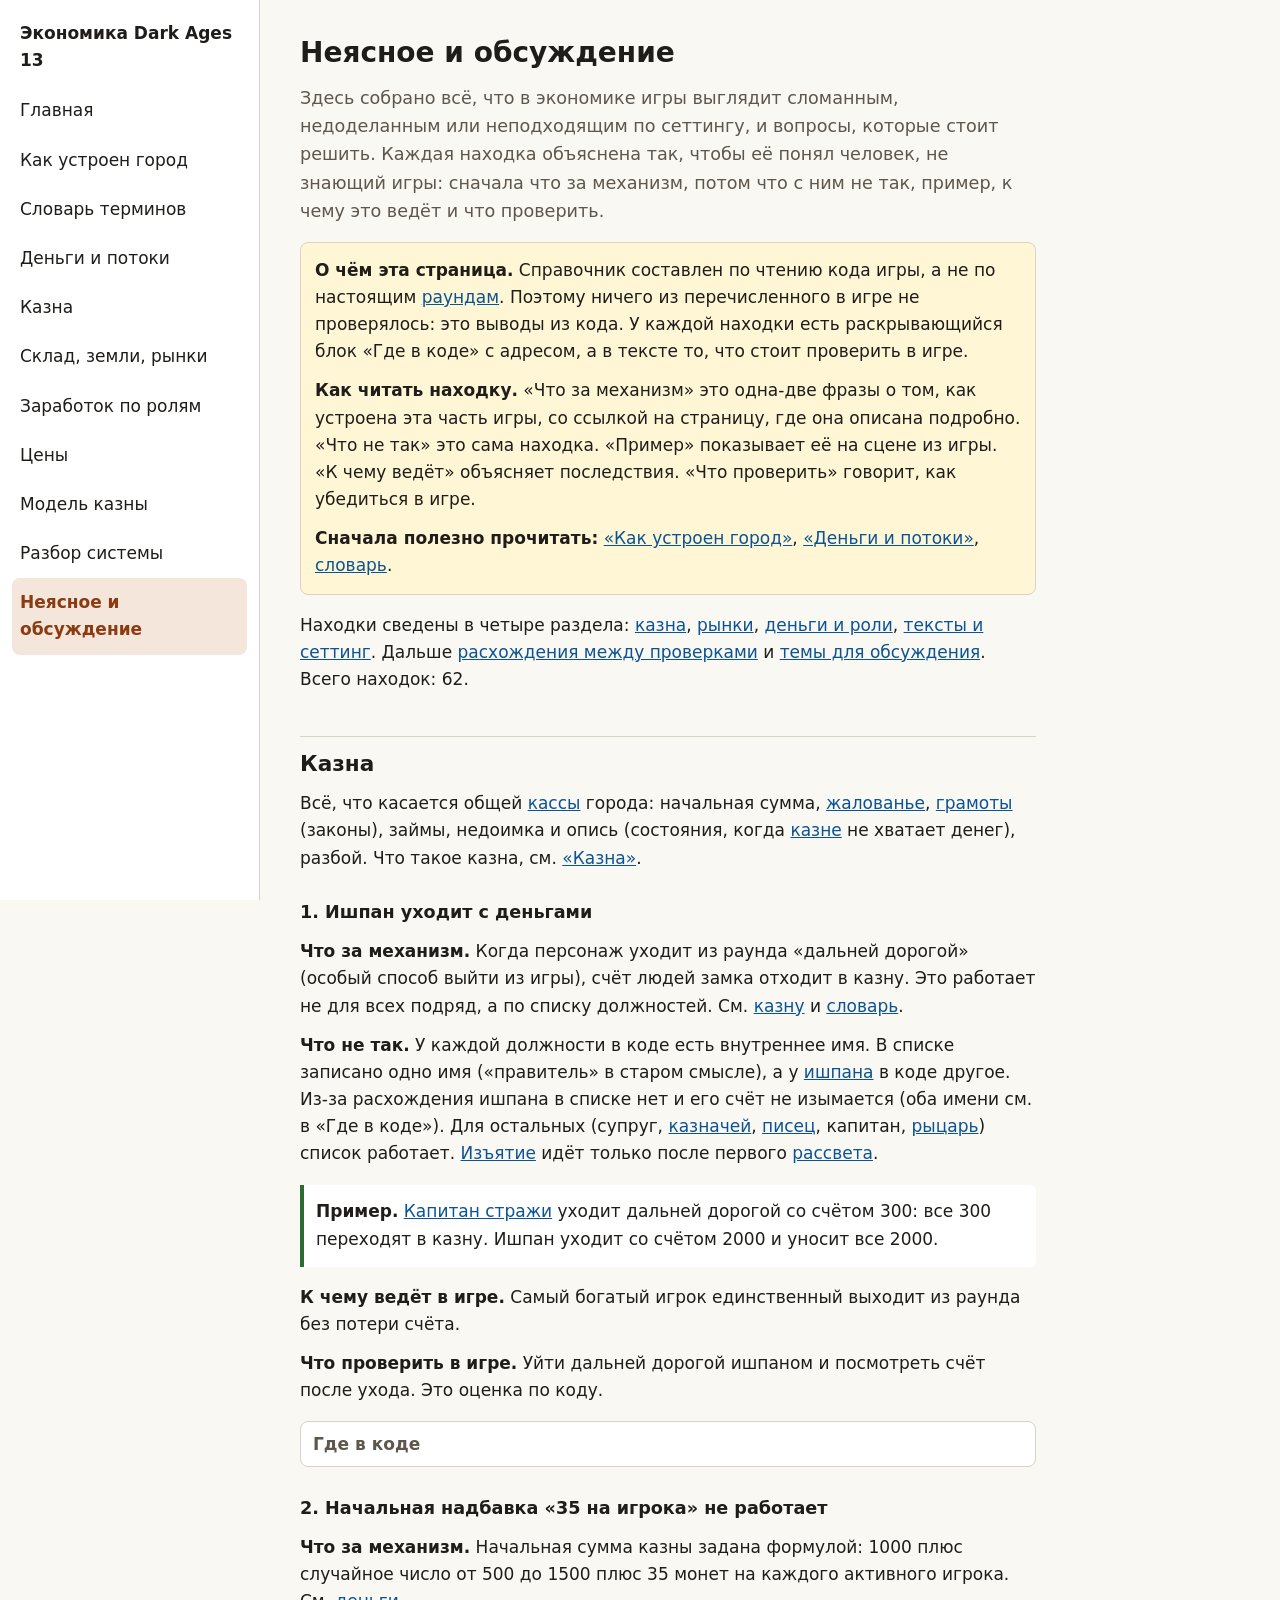
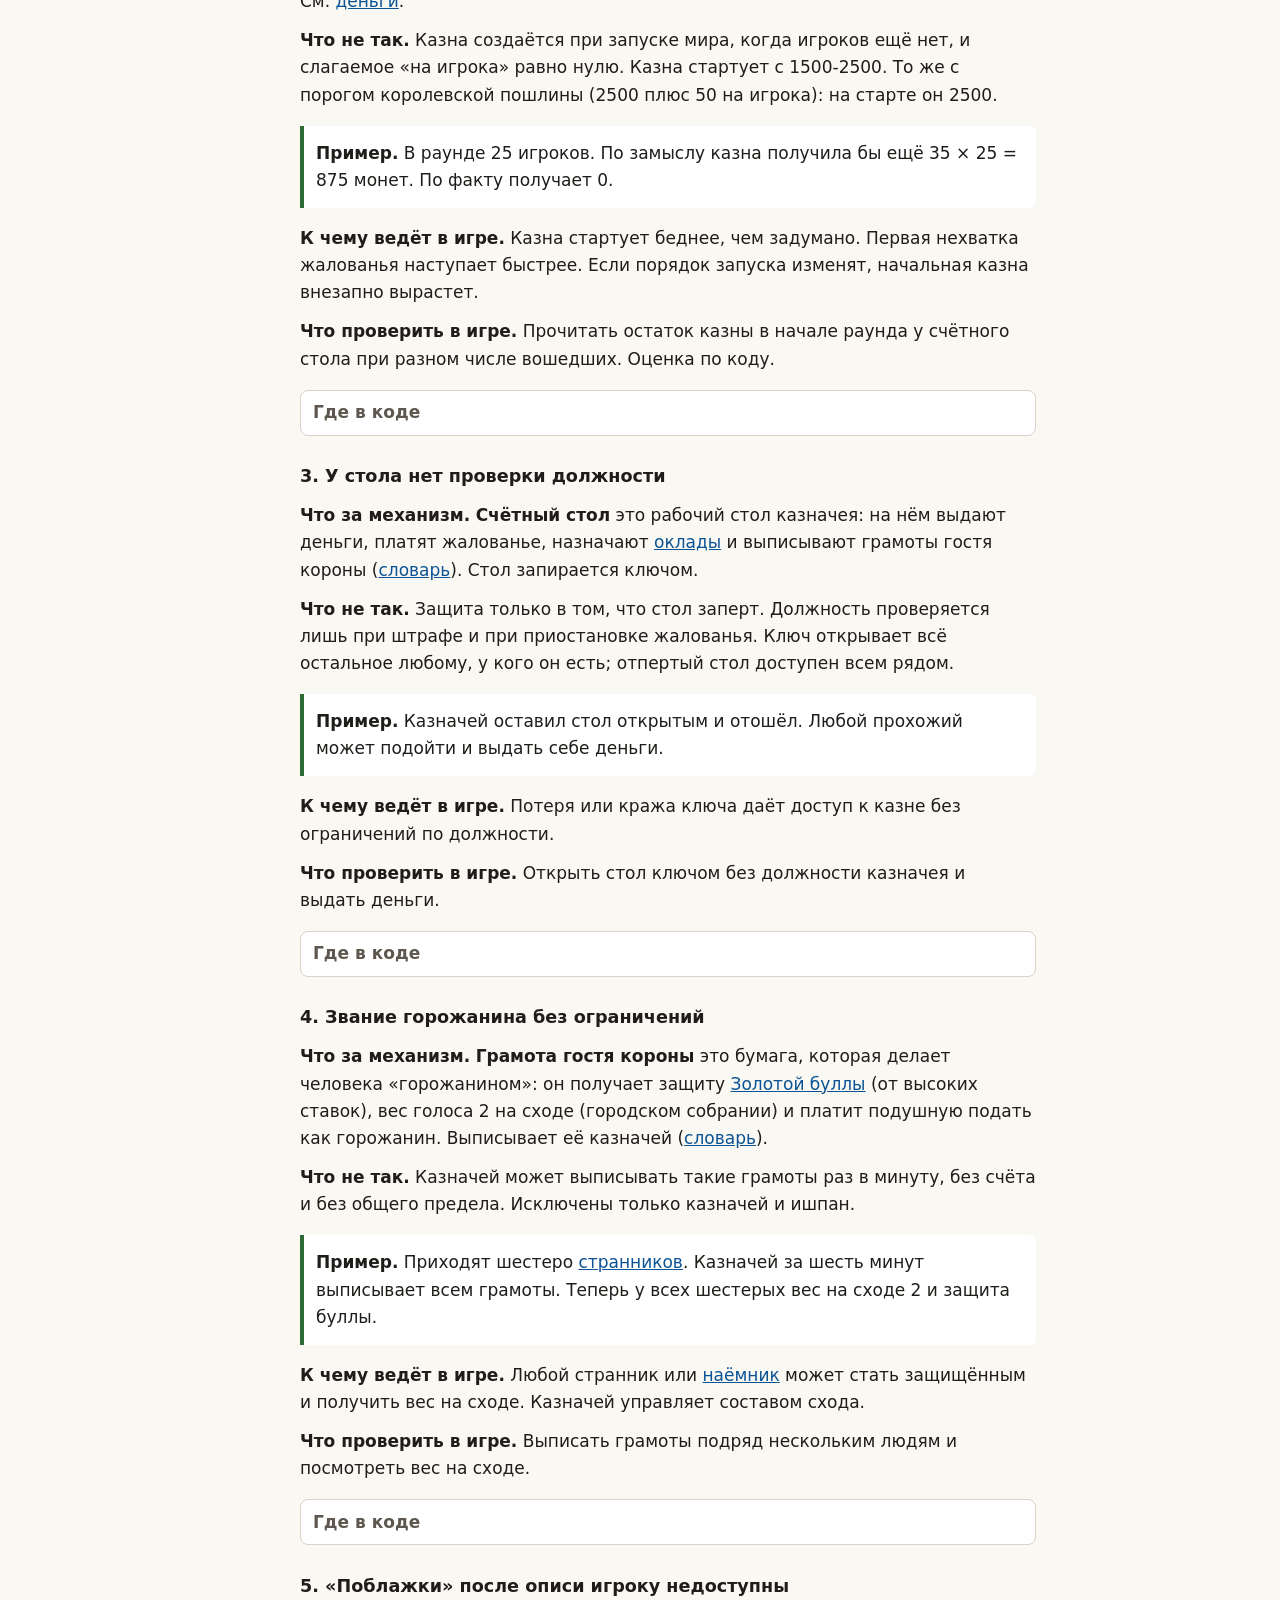
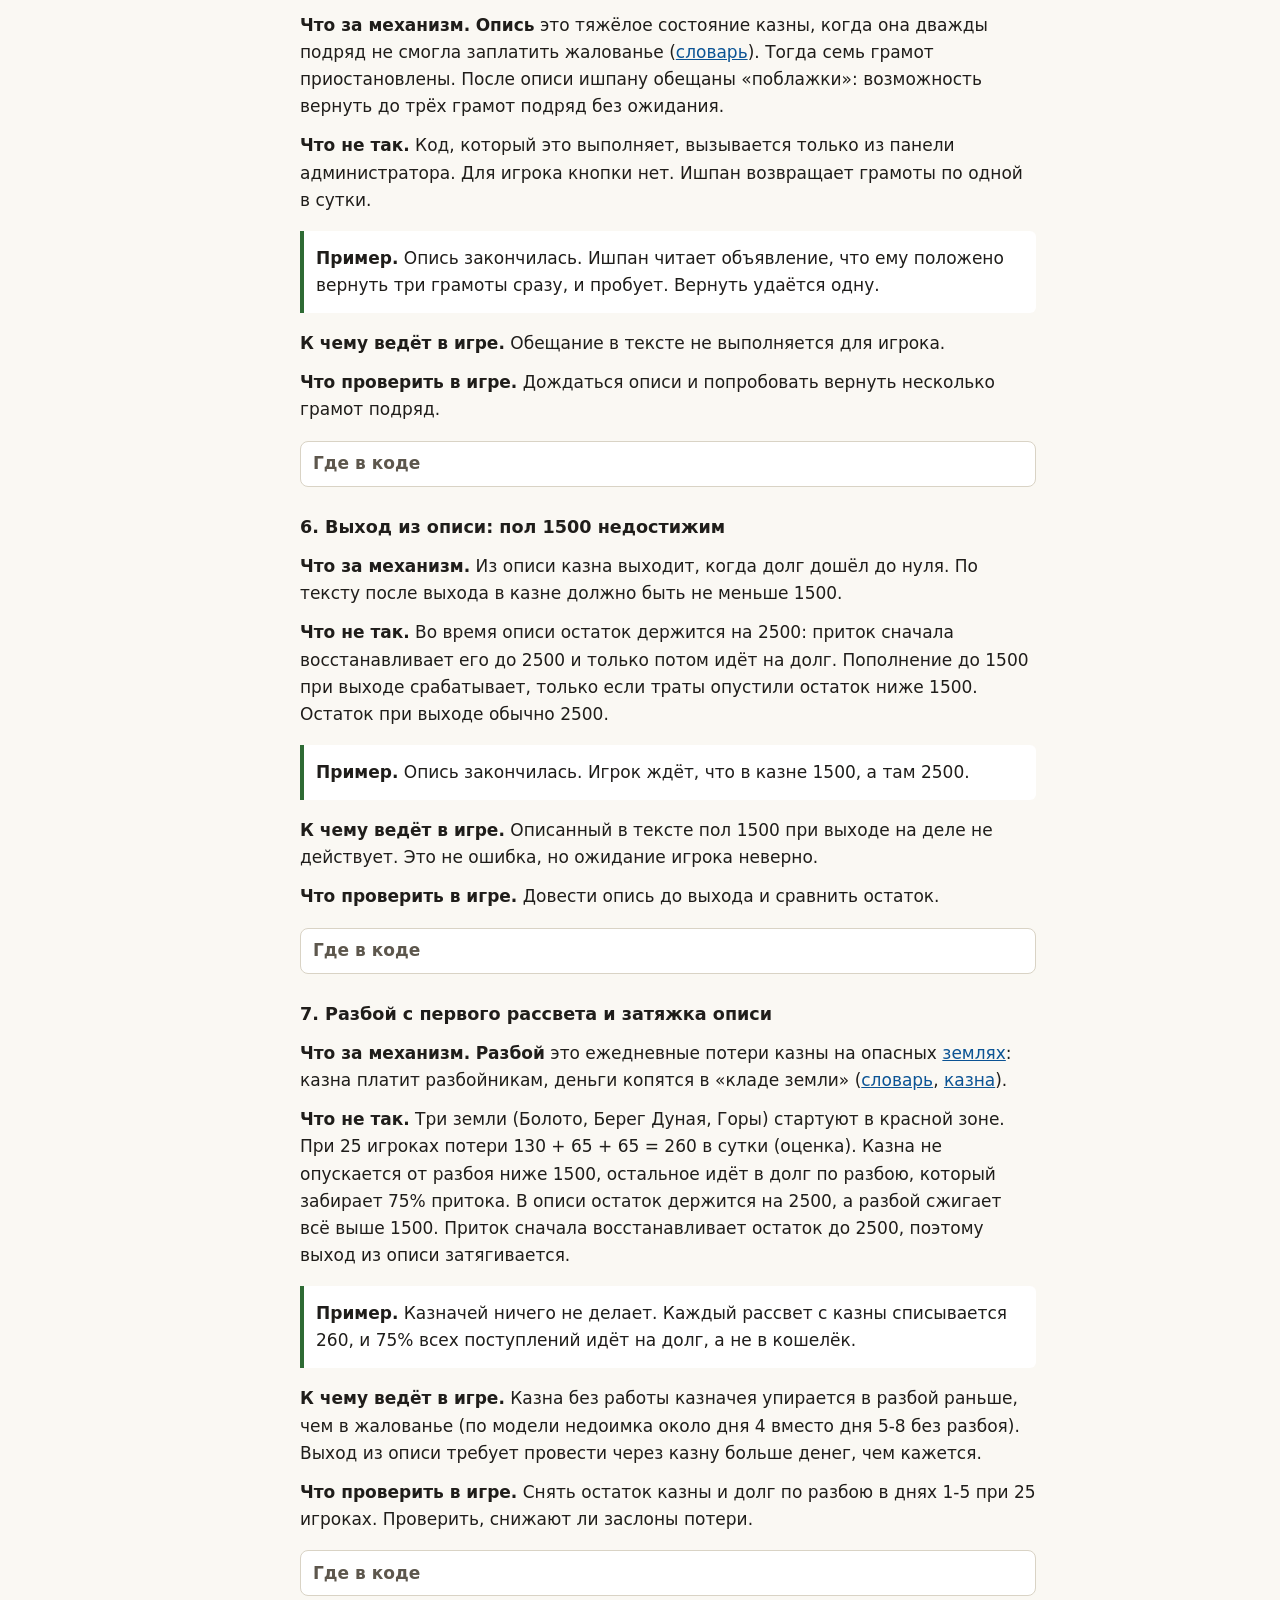
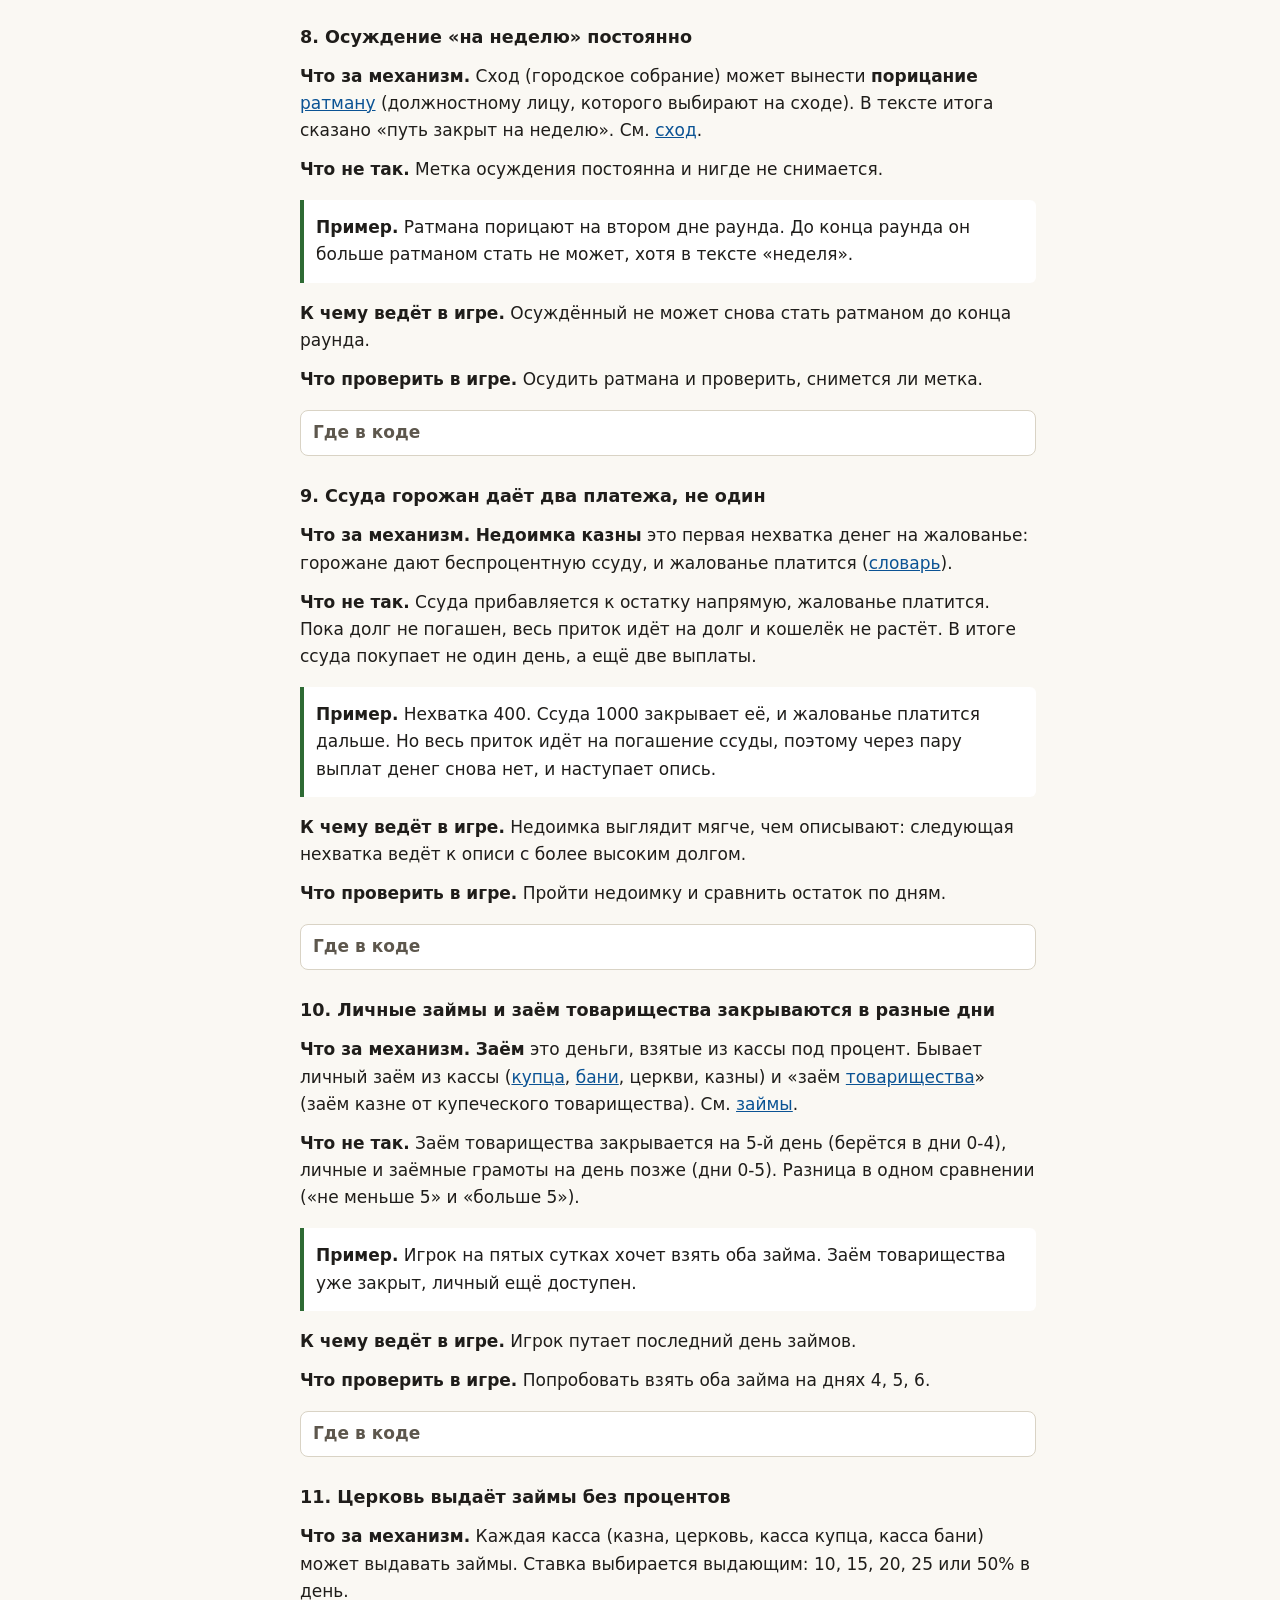
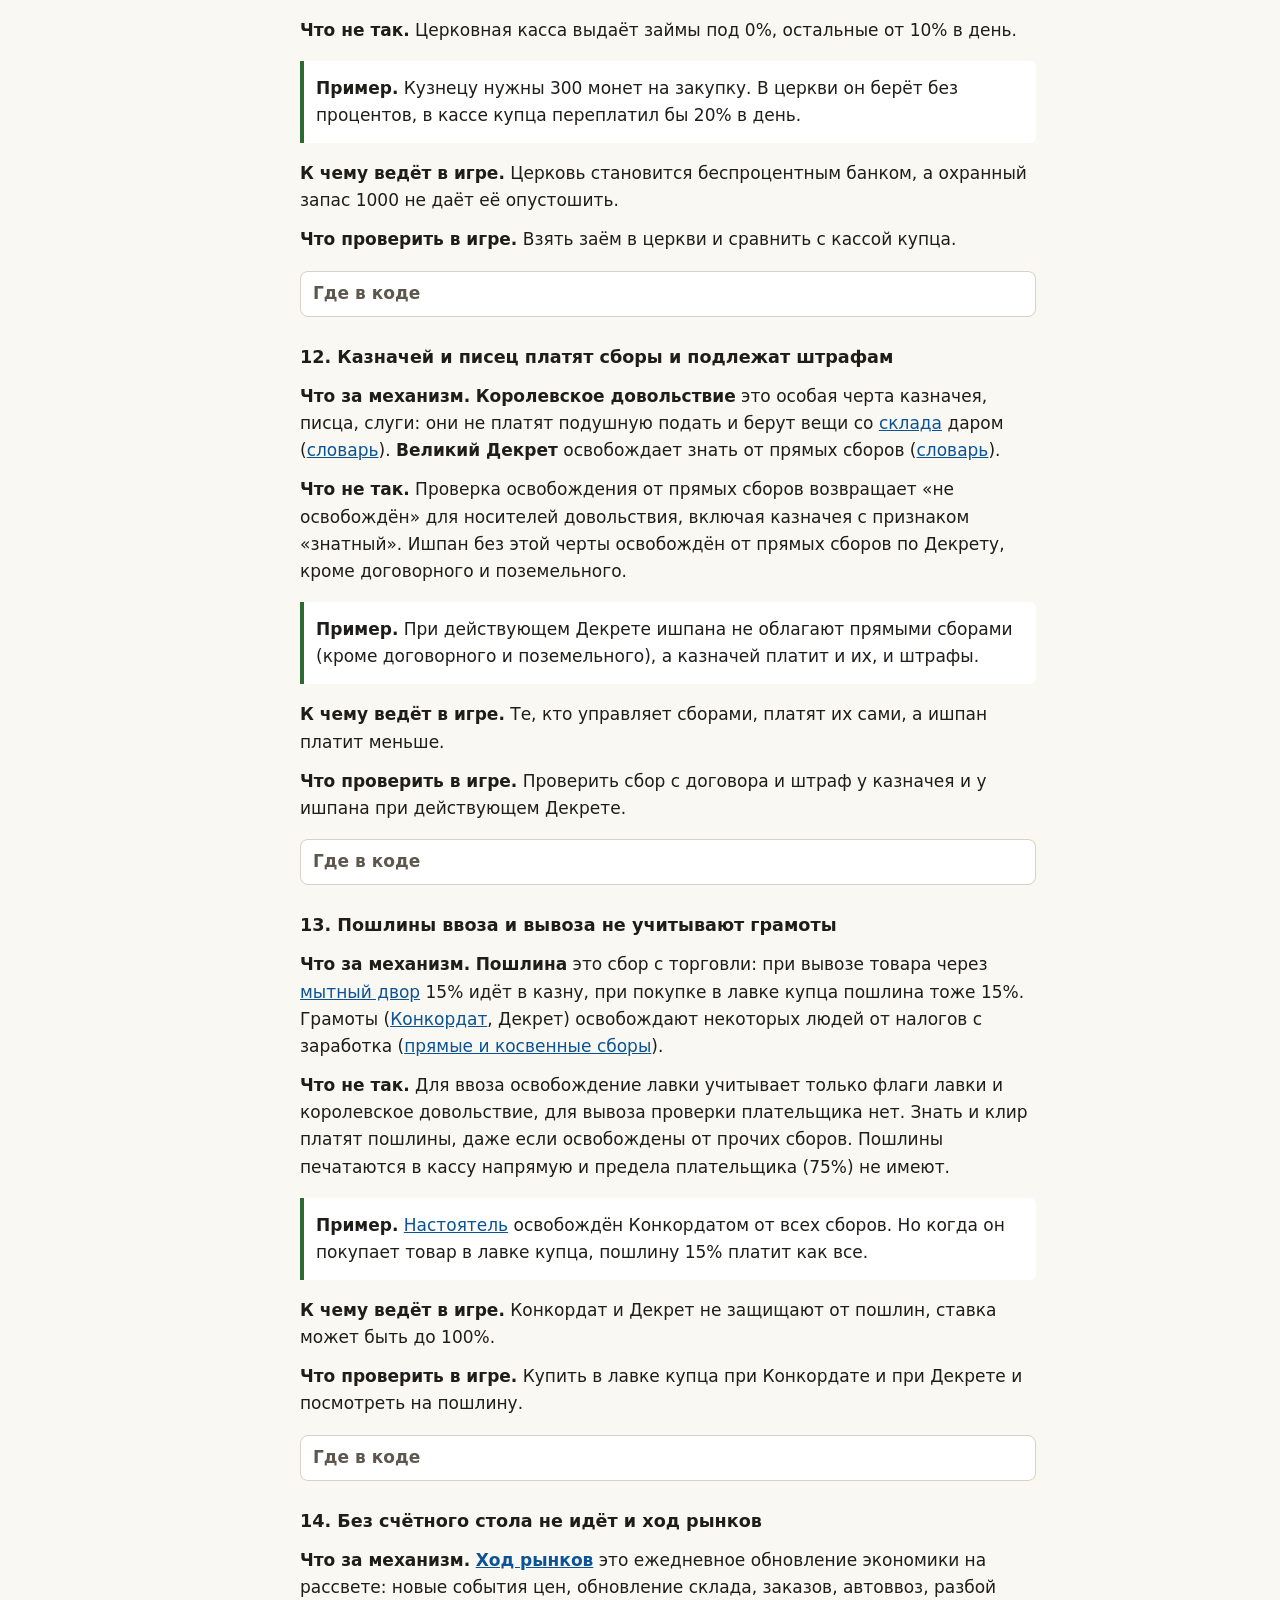
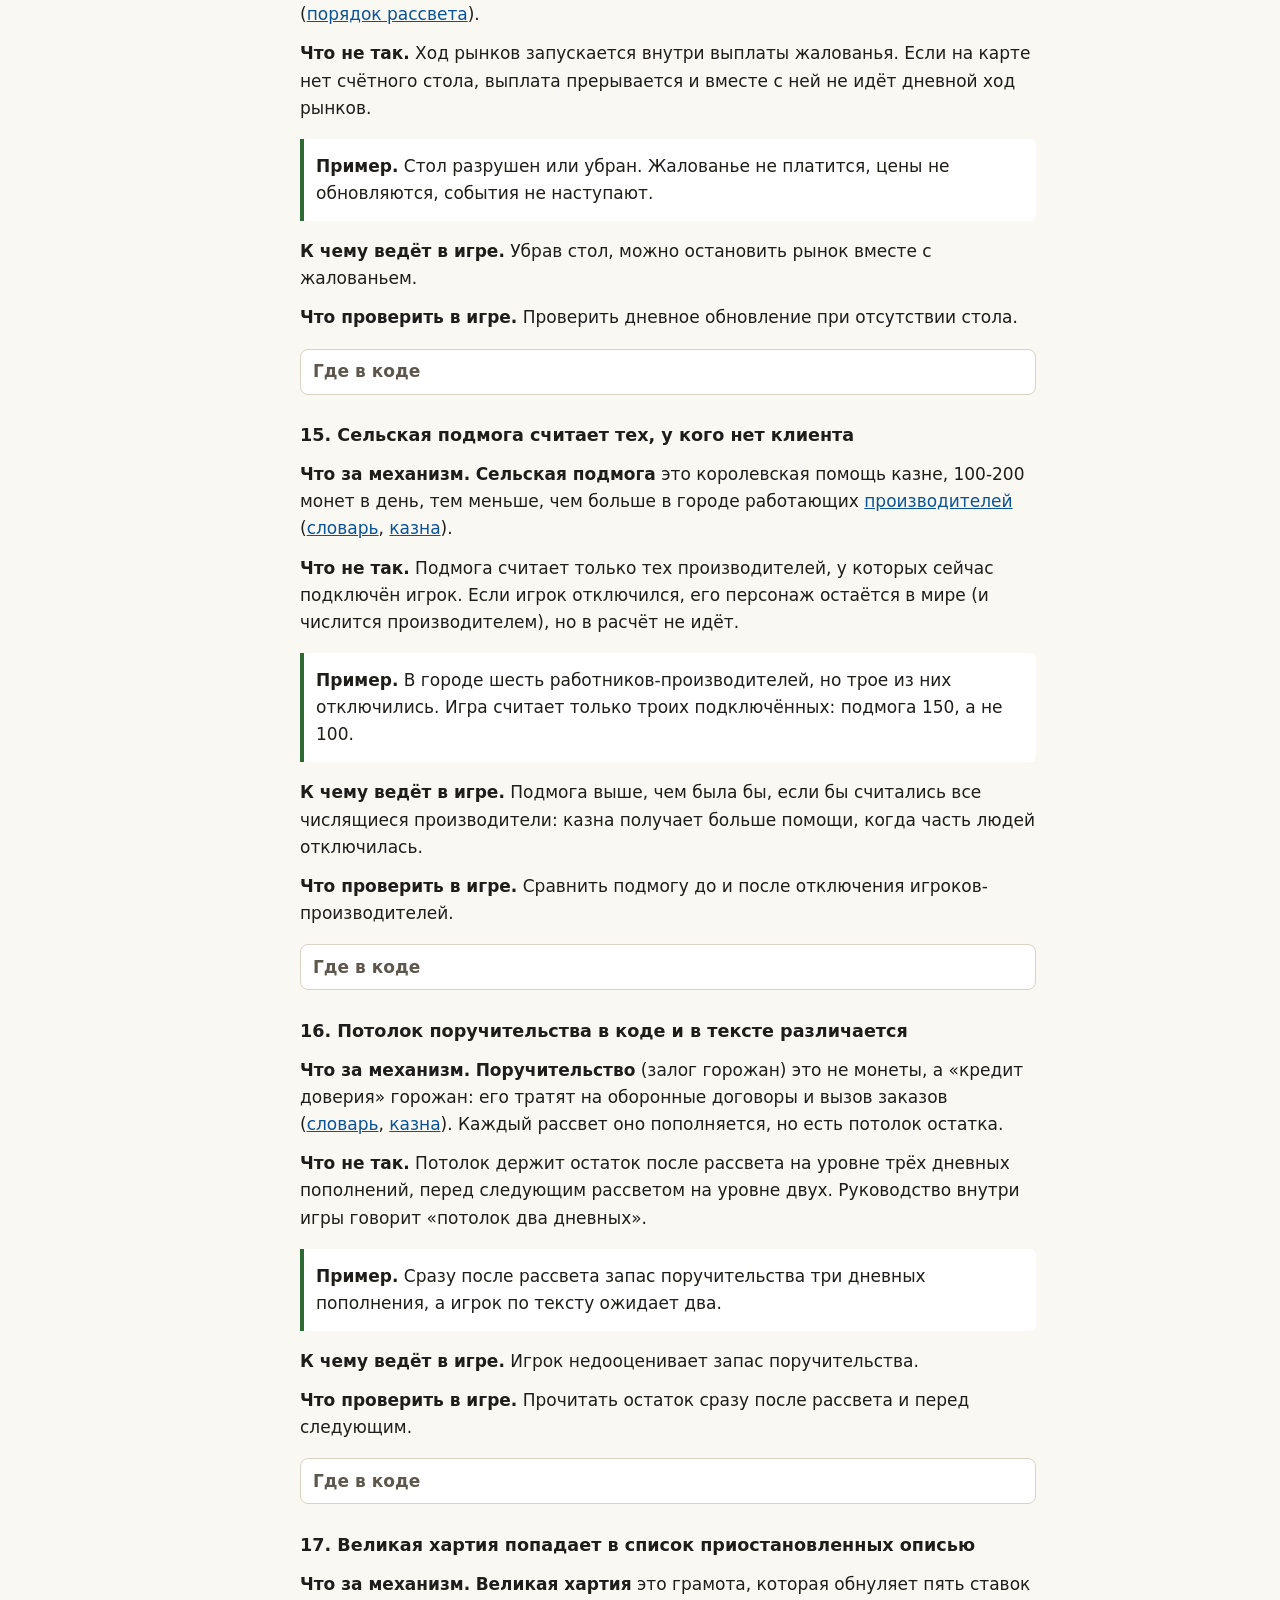
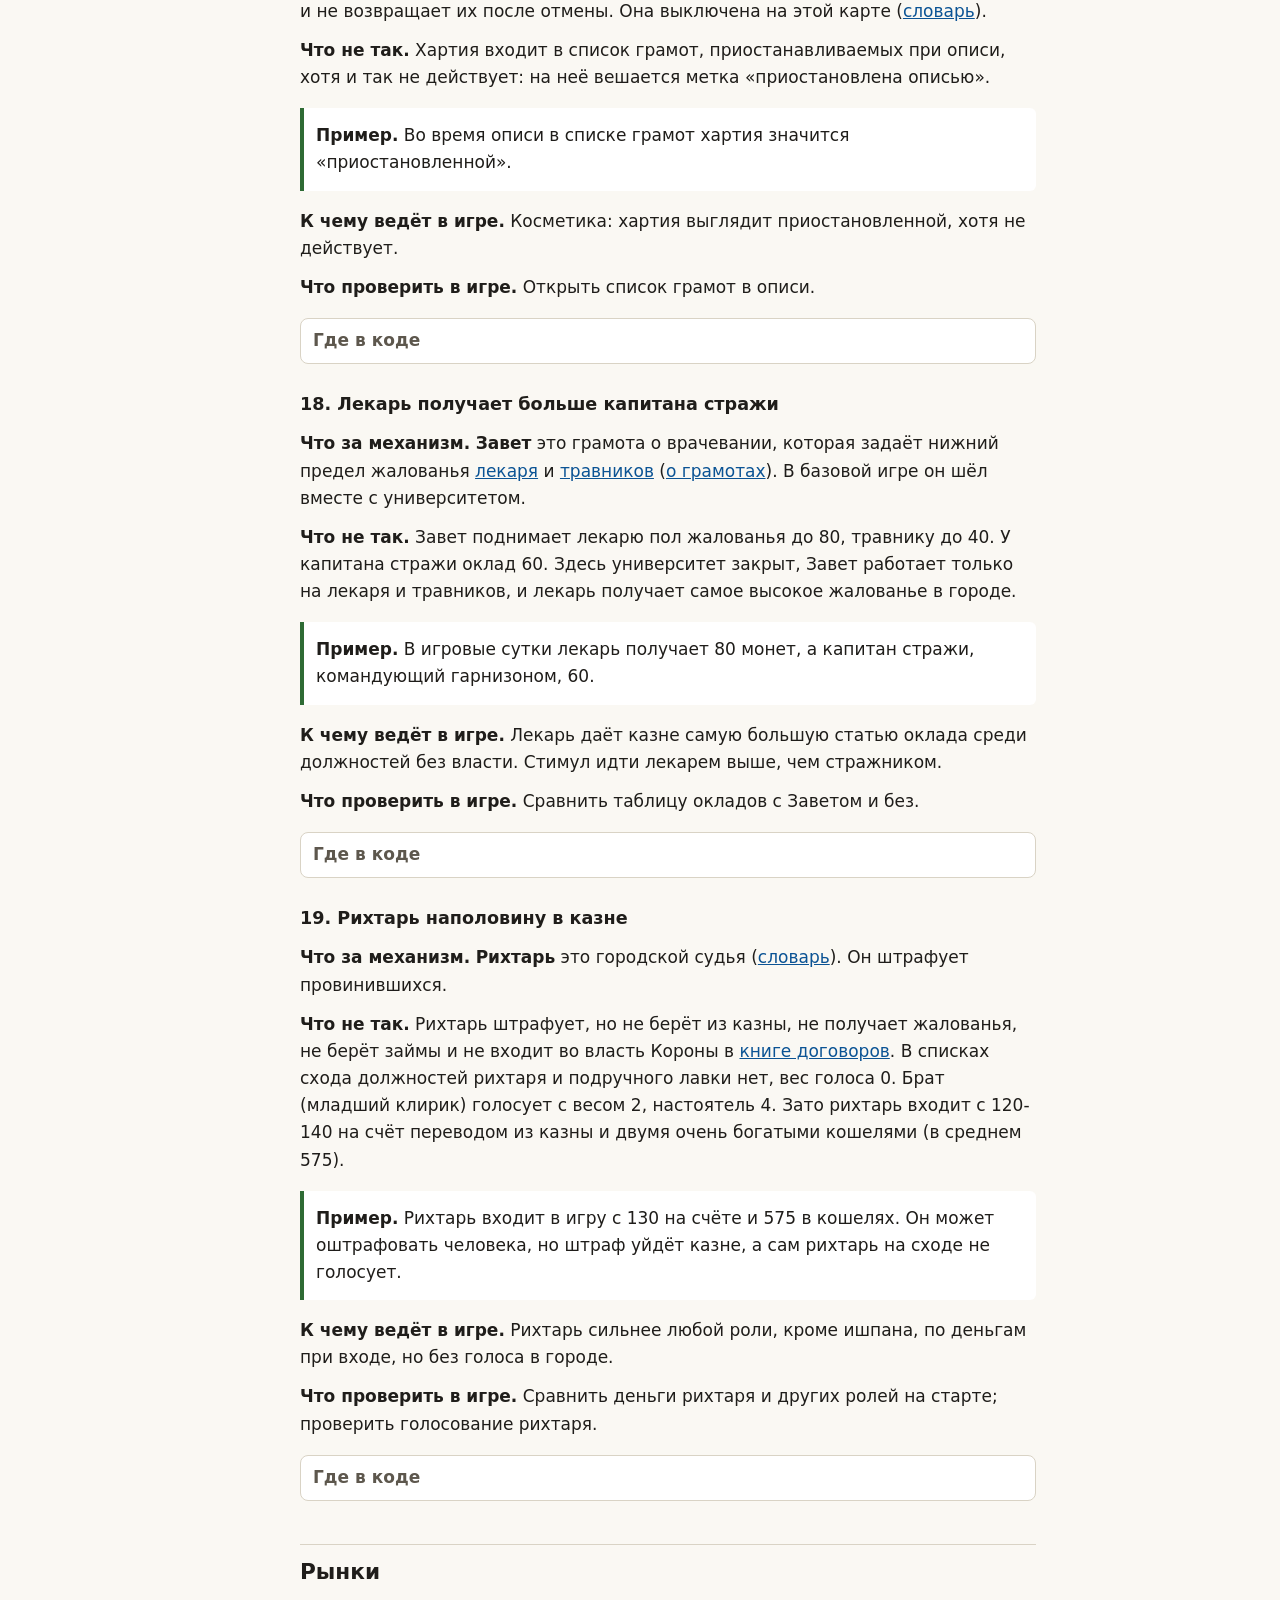
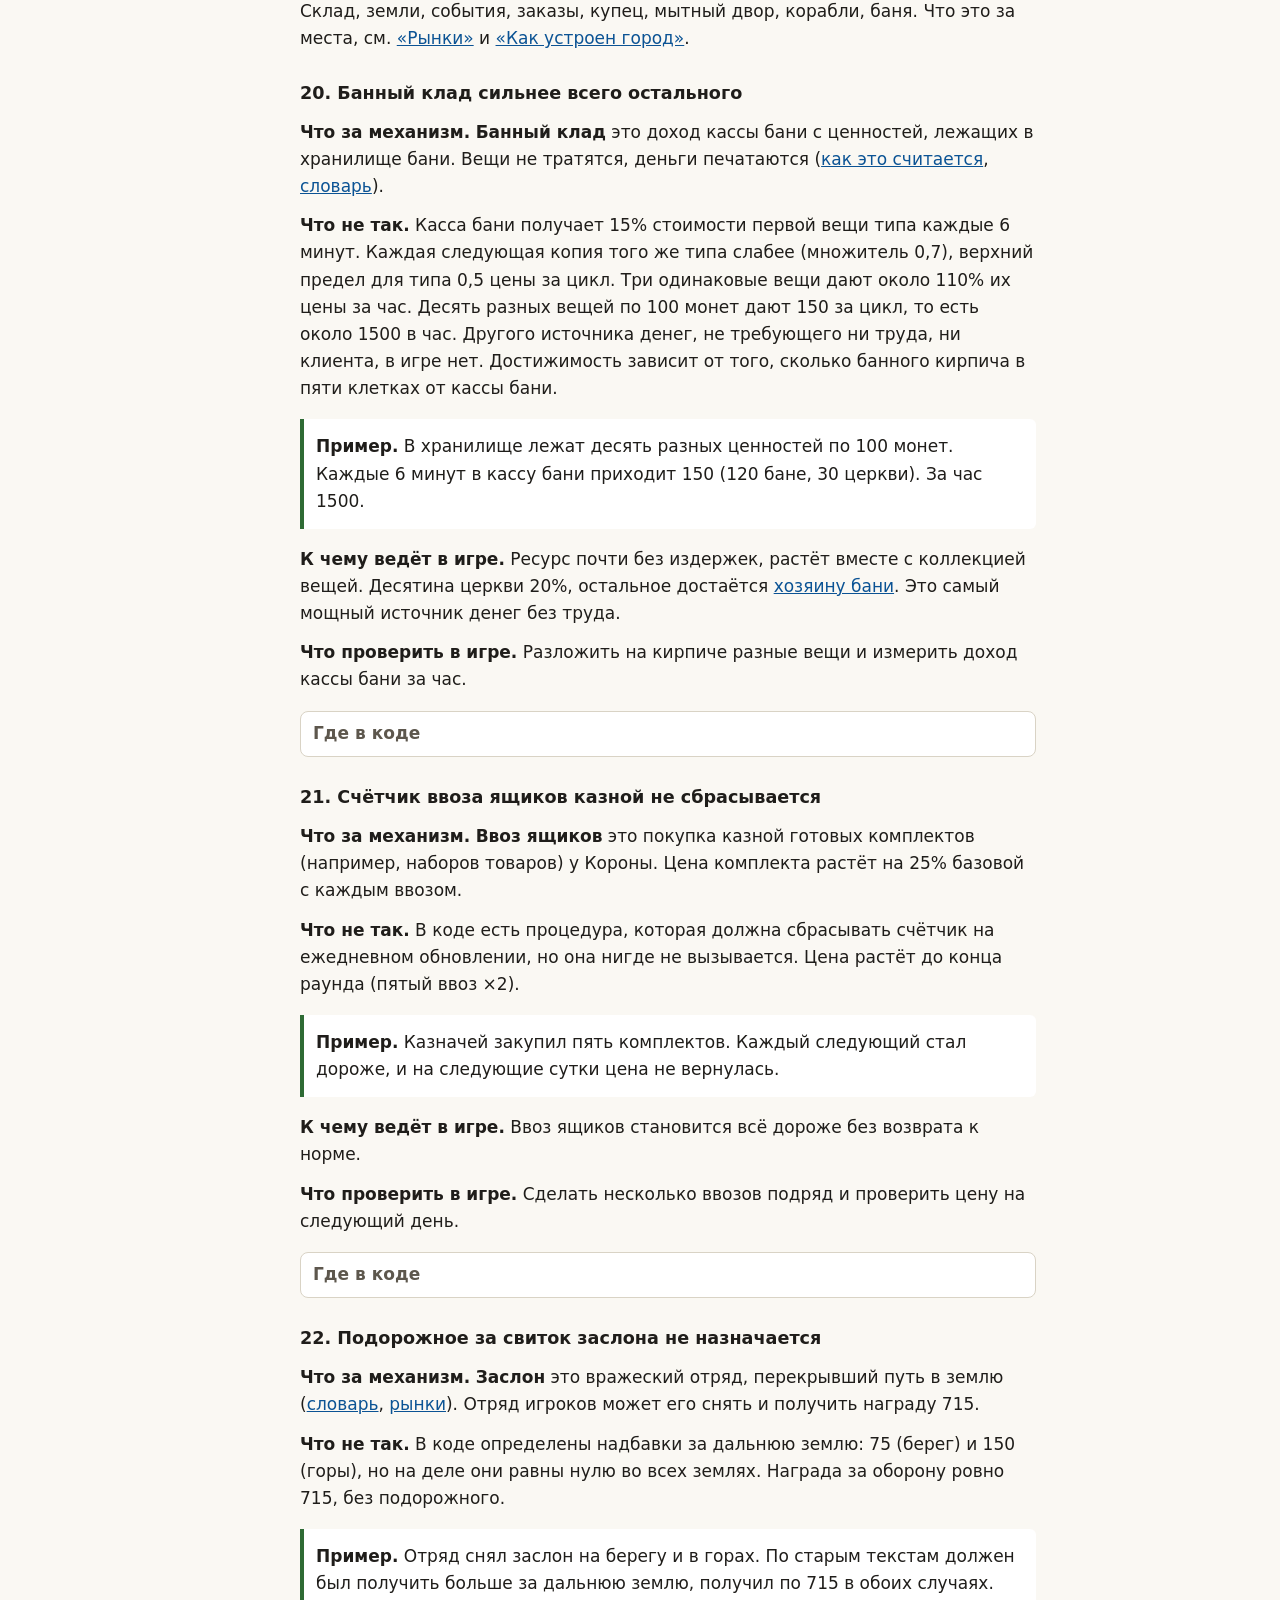
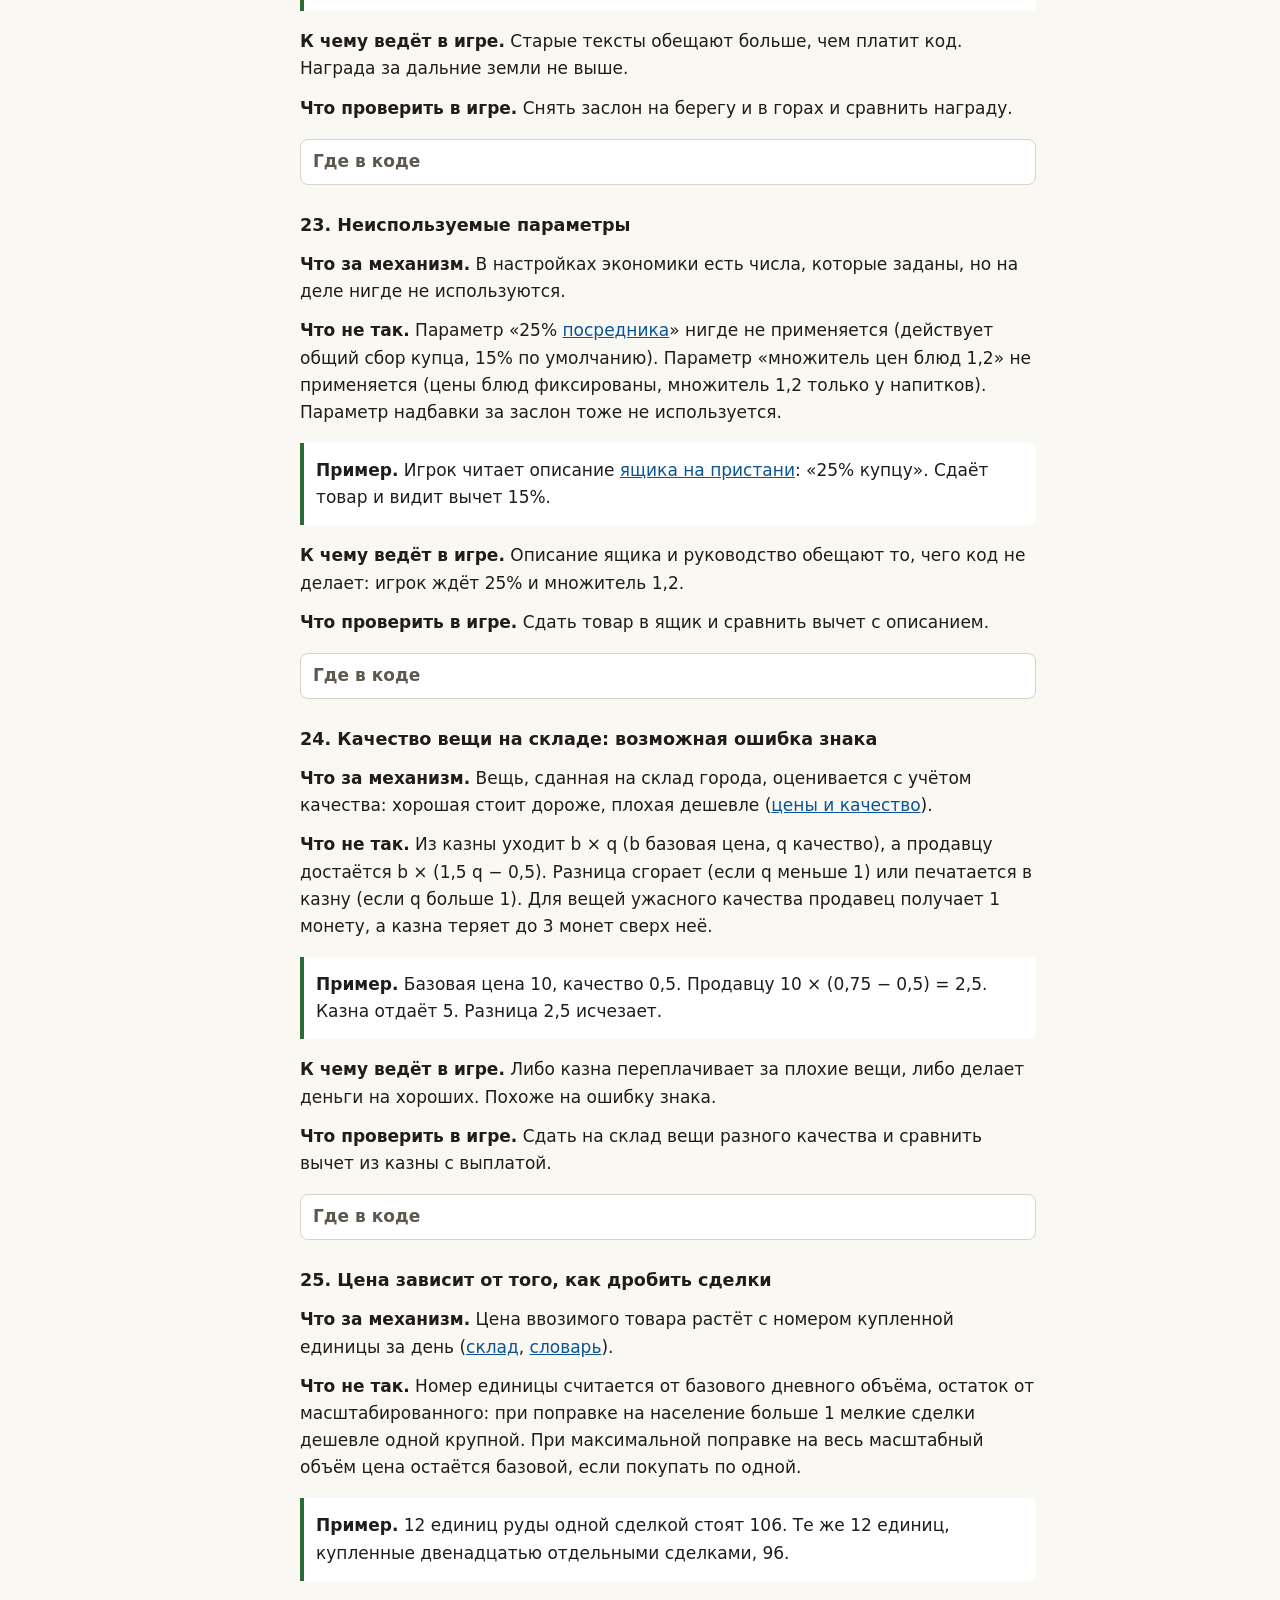
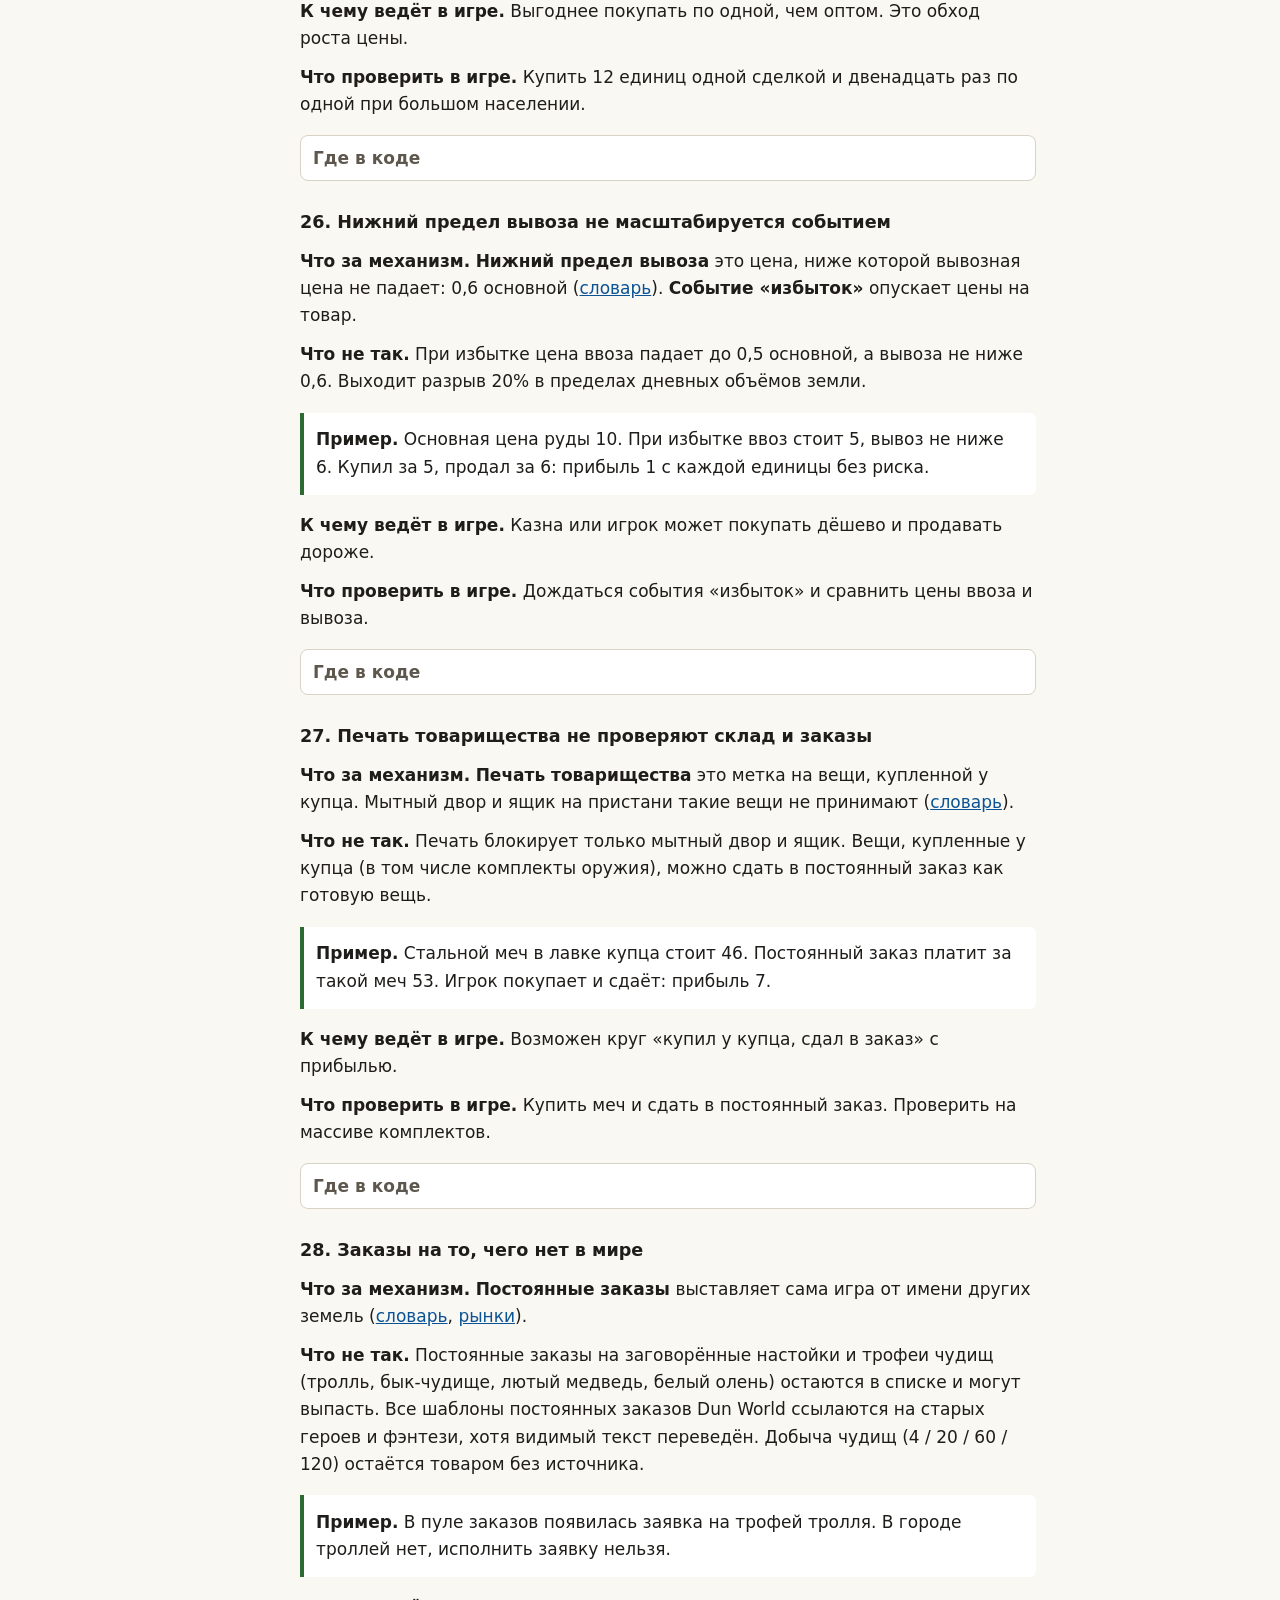
<file: issues.html>
<!doctype html>
<html lang="ru">
<head>
<meta charset="utf-8">
<meta name="viewport" content="width=device-width, initial-scale=1">
<title>Неясное и обсуждение — Экономика Dark Ages 13</title>
<meta name="description" content="Что в экономике Dark Ages 13 выглядит сломанным или неясным, объяснено по шагам: механизм, что не так, пример из игры, к чему ведёт и что проверить. Расхождения между проверками и темы для обсуждения.">
<link rel="stylesheet" href="assets/style.css">
</head>
<body>
<div class="layout">
<div id="nav-root"></div>
<main id="top">
<noscript><p><a href="index.html">На главную</a></p></noscript>

<h1>Неясное и обсуждение</h1>
<p class="lead">Здесь собрано всё, что в экономике игры выглядит сломанным, недоделанным или неподходящим по сеттингу, и вопросы, которые стоит решить. Каждая находка объяснена так, чтобы её понял человек, не знающий игры: сначала что за механизм, потом что с ним не так, пример, к чему это ведёт и что проверить.</p>

<div class="note">
<p><b>О чём эта страница.</b> Справочник составлен по чтению кода игры, а не по настоящим <a href="glossary.html#g-raund">раундам</a>. Поэтому ничего из перечисленного в игре не проверялось: это выводы из кода. У каждой находки есть раскрывающийся блок «Где в коде» с адресом, а в тексте то, что стоит проверить в игре.</p>
<p><b>Как читать находку.</b> «Что за механизм» это одна-две фразы о том, как устроена эта часть игры, со ссылкой на страницу, где она описана подробно. «Что не так» это сама находка. «Пример» показывает её на сцене из игры. «К чему ведёт» объясняет последствия. «Что проверить» говорит, как убедиться в игре.</p>
<p><b>Сначала полезно прочитать:</b> <a href="world.html">«Как устроен город»</a>, <a href="money.html">«Деньги и потоки»</a>, <a href="glossary.html">словарь</a>.</p>
</div>

<p>Находки сведены в четыре раздела: <a href="#sec-treasury">казна</a>, <a href="#sec-markets">рынки</a>, <a href="#sec-money">деньги и роли</a>, <a href="#sec-setting">тексты и сеттинг</a>. Дальше <a href="#contradictions">расхождения между проверками</a> и <a href="#discuss">темы для обсуждения</a>. Всего находок: 62.</p>

<h2 id="sec-treasury">Казна</h2>
<p>Всё, что касается общей <a href="glossary.html#g-kassa">кассы</a> города: начальная сумма, <a href="glossary.html#g-zhalovanie">жалованье</a>, <a href="glossary.html#g-gramota">грамоты</a> (законы), займы, недоимка и опись (состояния, когда <a href="glossary.html#g-kazna">казне</a> не хватает денег), разбой. Что такое казна, см. <a href="treasury.html">«Казна»</a>.</p>

<h3 id="i-ishpan">1. Ишпан уходит с деньгами</h3>
<p><b>Что за механизм.</b> Когда персонаж уходит из раунда «дальней дорогой» (особый способ выйти из игры), счёт людей замка отходит в казну. Это работает не для всех подряд, а по списку должностей. См. <a href="treasury.html#farewell">казну</a> и <a href="glossary.html#g-ukhod">словарь</a>.</p>
<p><b>Что не так.</b> У каждой должности в коде есть внутреннее имя. В списке записано одно имя («правитель» в старом смысле), а у <a href="glossary.html#g-izhpan">ишпана</a> в коде другое. Из-за расхождения ишпана в списке нет и его счёт не изымается (оба имени см. в «Где в коде»). Для остальных (супруг, <a href="glossary.html#g-kaznachey">казначей</a>, <a href="glossary.html#g-pisec">писец</a>, капитан, <a href="glossary.html#g-rytsar">рыцарь</a>) список работает. <a href="glossary.html#g-burn">Изъятие</a> идёт только после первого <a href="glossary.html#g-rassvet">рассвета</a>.</p>
<div class="example"><p><b>Пример.</b> <a href="glossary.html#g-kapitan">Капитан стражи</a> уходит дальней дорогой со счётом 300: все 300 переходят в казну. Ишпан уходит со счётом 2000 и уносит все 2000.</p></div>
<p><b>К чему ведёт в игре.</b> Самый богатый игрок единственный выходит из раунда без потери счёта.</p>
<p><b>Что проверить в игре.</b> Уйти дальней дорогой ишпаном и посмотреть счёт после ухода. Это оценка по коду.</p>
<details><summary>Где в коде</summary><ul>
<li><code>code/__DEFINES/banking.dm:67-79 (список KEEP_INSIDER_JOBS, ключ «Lord»)</code></li>
<li><code>code/modules/jobs/job_types/roguetown/nobility/lord.dm:5 (ключ ишпана «Grand Duke»)</code></li>
<li><code>code/game/objects/structures/fartravel.dm:92-93</code></li>
</ul></details>

<h3 id="i-start">2. Начальная надбавка «35 на игрока» не работает</h3>
<p><b>Что за механизм.</b> Начальная сумма казны задана формулой: 1000 плюс случайное число от 500 до 1500 плюс 35 монет на каждого активного игрока. См. <a href="money.html#holders">деньги</a>.</p>
<p><b>Что не так.</b> Казна создаётся при запуске мира, когда игроков ещё нет, и слагаемое «на игрока» равно нулю. Казна стартует с 1500-2500. То же с порогом королевской пошлины (2500 плюс 50 на игрока): на старте он 2500.</p>
<div class="example"><p><b>Пример.</b> В раунде 25 игроков. По замыслу казна получила бы ещё 35 × 25 = 875 монет. По факту получает 0.</p></div>
<p><b>К чему ведёт в игре.</b> Казна стартует беднее, чем задумано. Первая нехватка жалованья наступает быстрее. Если порядок запуска изменят, начальная казна внезапно вырастет.</p>
<p><b>Что проверить в игре.</b> Прочитать остаток казны в начале раунда у счётного стола при разном числе вошедших. Оценка по коду.</p>
<details><summary>Где в коде</summary><ul>
<li><code>code/controllers/subsystem/rogue/treasury.dm:139-145</code></li>
<li><code>code/__HELPERS/game.dm:344-363 (get_active_player_count не считает лобби)</code></li>
<li><code>code/__DEFINES/banking.dm:24-28</code></li>
</ul></details>

<h3 id="i-desk">3. У стола нет проверки должности</h3>
<p><b>Что за механизм.</b> <b>Счётный стол</b> это рабочий стол казначея: на нём выдают деньги, платят жалованье, назначают <a href="glossary.html#g-oklad">оклады</a> и выписывают грамоты гостя короны (<a href="glossary.html#g-schetny">словарь</a>). Стол запирается ключом.</p>
<p><b>Что не так.</b> Защита только в том, что стол заперт. Должность проверяется лишь при штрафе и при приостановке жалованья. Ключ открывает всё остальное любому, у кого он есть; отпертый стол доступен всем рядом.</p>
<div class="example"><p><b>Пример.</b> Казначей оставил стол открытым и отошёл. Любой прохожий может подойти и выдать себе деньги.</p></div>
<p><b>К чему ведёт в игре.</b> Потеря или кража ключа даёт доступ к казне без ограничений по должности.</p>
<p><b>Что проверить в игре.</b> Открыть стол ключом без должности казначея и выдать деньги.</p>
<details><summary>Где в коде</summary><ul>
<li><code>code/modules/roguetown/roguemachine/steward/steward.dm:157-158, 183-199, 233-246, 312-374</code></li>
<li><code>code/modules/roguetown/roguemachine/steward/steward.dm:204, 379 (единственные проверки должности)</code></li>
</ul></details>

<h3 id="i-burgher">4. Звание горожанина без ограничений</h3>
<p><b>Что за механизм.</b> <b>Грамота гостя короны</b> это бумага, которая делает человека «горожанином»: он получает защиту <a href="glossary.html#g-bulla">Золотой буллы</a> (от высоких ставок), вес голоса 2 на сходе (городском собрании) и платит подушную подать как горожанин. Выписывает её казначей (<a href="glossary.html#g-gost-korony">словарь</a>).</p>
<p><b>Что не так.</b> Казначей может выписывать такие грамоты раз в минуту, без счёта и без общего предела. Исключены только казначей и ишпан.</p>
<div class="example"><p><b>Пример.</b> Приходят шестеро <a href="glossary.html#g-strannik">странников</a>. Казначей за шесть минут выписывает всем грамоты. Теперь у всех шестерых вес на сходе 2 и защита буллы.</p></div>
<p><b>К чему ведёт в игре.</b> Любой странник или <a href="glossary.html#g-naemnik">наёмник</a> может стать защищённым и получить вес на сходе. Казначей управляет составом схода.</p>
<p><b>Что проверить в игре.</b> Выписать грамоты подряд нескольким людям и посмотреть вес на сходе.</p>
<details><summary>Где в коде</summary><ul>
<li><code>code/modules/politics/items/citizenry_letter.dm:22-37</code></li>
<li><code>code/__DEFINES/banking.dm:149 (перезарядка 1 минута)</code></li>
</ul></details>

<h3 id="i-concessions">5. «Поблажки» после описи игроку недоступны</h3>
<p><b>Что за механизм.</b> <b>Опись</b> это тяжёлое состояние казны, когда она дважды подряд не смогла заплатить жалованье (<a href="glossary.html#g-opis">словарь</a>). Тогда семь грамот приостановлены. После описи ишпану обещаны «поблажки»: возможность вернуть до трёх грамот подряд без ожидания.</p>
<p><b>Что не так.</b> Код, который это выполняет, вызывается только из панели администратора. Для игрока кнопки нет. Ишпан возвращает грамоты по одной в сутки.</p>
<div class="example"><p><b>Пример.</b> Опись закончилась. Ишпан читает объявление, что ему положено вернуть три грамоты сразу, и пробует. Вернуть удаётся одну.</p></div>
<p><b>К чему ведёт в игре.</b> Обещание в тексте не выполняется для игрока.</p>
<p><b>Что проверить в игре.</b> Дождаться описи и попробовать вернуть несколько грамот подряд.</p>
<details><summary>Где в коде</summary><ul>
<li><code>code/modules/banking/bankruptcy.dm:160-164</code></li>
<li><code>code/modules/admin/verbs/economic_panel.dm:608-611</code></li>
</ul></details>

<h3 id="i-exit-floor">6. Выход из описи: пол 1500 недостижим</h3>
<p><b>Что за механизм.</b> Из описи казна выходит, когда долг дошёл до нуля. По тексту после выхода в казне должно быть не меньше 1500.</p>
<p><b>Что не так.</b> Во время описи остаток держится на 2500: приток сначала восстанавливает его до 2500 и только потом идёт на долг. Пополнение до 1500 при выходе срабатывает, только если траты опустили остаток ниже 1500. Остаток при выходе обычно 2500.</p>
<div class="example"><p><b>Пример.</b> Опись закончилась. Игрок ждёт, что в казне 1500, а там 2500.</p></div>
<p><b>К чему ведёт в игре.</b> Описанный в тексте пол 1500 при выходе на деле не действует. Это не ошибка, но ожидание игрока неверно.</p>
<p><b>Что проверить в игре.</b> Довести опись до выхода и сравнить остаток.</p>
<details><summary>Где в коде</summary><ul>
<li><code>code/modules/banking/fund_api.dm:148-164</code></li>
<li><code>code/modules/banking/bankruptcy.dm:150-156</code></li>
</ul></details>

<h3 id="i-banditry-start">7. Разбой с первого рассвета и затяжка описи</h3>
<p><b>Что за механизм.</b> <b>Разбой</b> это ежедневные потери казны на опасных <a href="glossary.html#g-zemlya">землях</a>: казна платит разбойникам, деньги копятся в «кладе земли» (<a href="glossary.html#g-razboi">словарь</a>, <a href="treasury.html#banditry">казна</a>).</p>
<p><b>Что не так.</b> Три земли (Болото, Берег Дуная, Горы) стартуют в красной зоне. При 25 игроках потери 130 + 65 + 65 = 260 в сутки (оценка). Казна не опускается от разбоя ниже 1500, остальное идёт в долг по разбою, который забирает 75% притока. В описи остаток держится на 2500, а разбой сжигает всё выше 1500. Приток сначала восстанавливает остаток до 2500, поэтому выход из описи затягивается.</p>
<div class="example"><p><b>Пример.</b> Казначей ничего не делает. Каждый рассвет с казны списывается 260, и 75% всех поступлений идёт на долг, а не в кошелёк.</p></div>
<p><b>К чему ведёт в игре.</b> Казна без работы казначея упирается в разбой раньше, чем в жалованье (по модели недоимка около дня 4 вместо дня 5-8 без разбоя). Выход из описи требует провести через казну больше денег, чем кажется.</p>
<p><b>Что проверить в игре.</b> Снять остаток казны и долг по разбою в днях 1-5 при 25 игроках. Проверить, снижают ли заслоны потери.</p>
<details><summary>Где в коде</summary><ul>
<li><code>modular_twilight_axis/code/controllers/subsystem/rogue/regional_threat/dun_world.dm:54,74,95</code></li>
<li><code>code/controllers/subsystem/rogue/economy/banditry_drain.dm:62-66, 116-132</code></li>
<li><code>code/modules/banking/fund_api.dm:135-164</code></li>
</ul></details>

<h3 id="i-censure">8. Осуждение «на неделю» постоянно</h3>
<p><b>Что за механизм.</b> Сход (городское собрание) может вынести <b>порицание</b> <a href="glossary.html#g-ratman">ратману</a> (должностному лицу, которого выбирают на сходе). В тексте итога сказано «путь закрыт на неделю». См. <a href="treasury.html#assembly">сход</a>.</p>
<p><b>Что не так.</b> Метка осуждения постоянна и нигде не снимается.</p>
<div class="example"><p><b>Пример.</b> Ратмана порицают на втором дне раунда. До конца раунда он больше ратманом стать не может, хотя в тексте «неделя».</p></div>
<p><b>К чему ведёт в игре.</b> Осуждённый не может снова стать ратманом до конца раунда.</p>
<p><b>Что проверить в игре.</b> Осудить ратмана и проверить, снимется ли метка.</p>
<details><summary>Где в коде</summary><ul>
<li><code>code/controllers/subsystem/rogue/city_assembly/motions.dm:257</code></li>
<li><code>code/controllers/subsystem/rogue/city_assembly/_subsystem.dm:263-270</code></li>
</ul></details>

<h3 id="i-arrears-double">9. Ссуда горожан даёт два платежа, не один</h3>
<p><b>Что за механизм.</b> <b>Недоимка казны</b> это первая нехватка денег на жалованье: горожане дают беспроцентную ссуду, и жалованье платится (<a href="glossary.html#g-nedoimka">словарь</a>).</p>
<p><b>Что не так.</b> Ссуда прибавляется к остатку напрямую, жалованье платится. Пока долг не погашен, весь приток идёт на долг и кошелёк не растёт. В итоге ссуда покупает не один день, а ещё две выплаты.</p>
<div class="example"><p><b>Пример.</b> Нехватка 400. Ссуда 1000 закрывает её, и жалованье платится дальше. Но весь приток идёт на погашение ссуды, поэтому через пару выплат денег снова нет, и наступает опись.</p></div>
<p><b>К чему ведёт в игре.</b> Недоимка выглядит мягче, чем описывают: следующая нехватка ведёт к описи с более высоким долгом.</p>
<p><b>Что проверить в игре.</b> Пройти недоимку и сравнить остаток по дням.</p>
<details><summary>Где в коде</summary><ul>
<li><code>code/modules/banking/bankruptcy.dm:12-33</code></li>
<li><code>code/modules/banking/fund_api.dm:148-164</code></li>
</ul></details>

<h3 id="i-loan-days">10. Личные займы и заём товарищества закрываются в разные дни</h3>
<p><b>Что за механизм.</b> <b>Заём</b> это деньги, взятые из кассы под процент. Бывает личный заём из кассы (<a href="glossary.html#g-kupets">купца</a>, <a href="glossary.html#g-banya">бани</a>, церкви, казны) и «заём <a href="glossary.html#g-tovarishchestvo">товарищества</a>» (заём казне от купеческого товарищества). См. <a href="treasury.html#loans">займы</a>.</p>
<p><b>Что не так.</b> Заём товарищества закрывается на 5-й день (берётся в дни 0-4), личные и заёмные грамоты на день позже (дни 0-5). Разница в одном сравнении («не меньше 5» и «больше 5»).</p>
<div class="example"><p><b>Пример.</b> Игрок на пятых сутках хочет взять оба займа. Заём товарищества уже закрыт, личный ещё доступен.</p></div>
<p><b>К чему ведёт в игре.</b> Игрок путает последний день займов.</p>
<p><b>Что проверить в игре.</b> Попробовать взять оба займа на днях 4, 5, 6.</p>
<details><summary>Где в коде</summary><ul>
<li><code>code/modules/banking/bankruptcy.dm:304</code></li>
<li><code>code/modules/roguetown/roguemachine/vaultbank.dm:536</code></li>
</ul></details>

<h3 id="i-church-loan">11. Церковь выдаёт займы без процентов</h3>
<p><b>Что за механизм.</b> Каждая касса (казна, церковь, касса купца, касса бани) может выдавать займы. Ставка выбирается выдающим: 10, 15, 20, 25 или 50% в день.</p>
<p><b>Что не так.</b> Церковная касса выдаёт займы под 0%, остальные от 10% в день.</p>
<div class="example"><p><b>Пример.</b> Кузнецу нужны 300 монет на закупку. В церкви он берёт без процентов, в кассе купца переплатил бы 20% в день.</p></div>
<p><b>К чему ведёт в игре.</b> Церковь становится беспроцентным банком, а охранный запас 1000 не даёт её опустошить.</p>
<p><b>Что проверить в игре.</b> Взять заём в церкви и сравнить с кассой купца.</p>
<details><summary>Где в коде</summary><ul>
<li><code>code/modules/roguetown/roguemachine/vaultbank.dm:660-662</code></li>
</ul></details>

<h3 id="i-treasurer-tax">12. Казначей и писец платят сборы и подлежат штрафам</h3>
<p><b>Что за механизм.</b> <b>Королевское довольствие</b> это особая черта казначея, писца, слуги: они не платят подушную подать и берут вещи со <a href="glossary.html#g-sklad">склада</a> даром (<a href="glossary.html#g-korolevskoe-dovolstvie">словарь</a>). <b>Великий Декрет</b> освобождает знать от прямых сборов (<a href="glossary.html#g-velikiy-dekret">словарь</a>).</p>
<p><b>Что не так.</b> Проверка освобождения от прямых сборов возвращает «не освобождён» для носителей довольствия, включая казначея с признаком «знатный». Ишпан без этой черты освобождён от прямых сборов по Декрету, кроме договорного и поземельного.</p>
<div class="example"><p><b>Пример.</b> При действующем Декрете ишпана не облагают прямыми сборами (кроме договорного и поземельного), а казначей платит и их, и штрафы.</p></div>
<p><b>К чему ведёт в игре.</b> Те, кто управляет сборами, платят их сами, а ишпан платит меньше.</p>
<p><b>Что проверить в игре.</b> Проверить сбор с договора и штраф у казначея и у ишпана при действующем Декрете.</p>
<details><summary>Где в коде</summary><ul>
<li><code>code/modules/banking/fund_api.dm:253</code></li>
<li><code>code/modules/politics/decrees/great_writ_of_azuria.dm:13-20</code></li>
</ul></details>

<h3 id="i-duties">13. Пошлины ввоза и вывоза не учитывают грамоты</h3>
<p><b>Что за механизм.</b> <b>Пошлина</b> это сбор с торговли: при вывозе товара через <a href="glossary.html#g-mytny">мытный двор</a> 15% идёт в казну, при покупке в лавке купца пошлина тоже 15%. Грамоты (<a href="glossary.html#g-concordat">Конкордат</a>, Декрет) освобождают некоторых людей от налогов с заработка (<a href="glossary.html#g-pryamoy-kosvenny">прямые и косвенные сборы</a>).</p>
<p><b>Что не так.</b> Для ввоза освобождение лавки учитывает только флаги лавки и королевское довольствие, для вывоза проверки плательщика нет. Знать и клир платят пошлины, даже если освобождены от прочих сборов. Пошлины печатаются в кассу напрямую и предела плательщика (75%) не имеют.</p>
<div class="example"><p><b>Пример.</b> <a href="glossary.html#g-nastoyatel">Настоятель</a> освобождён Конкордатом от всех сборов. Но когда он покупает товар в лавке купца, пошлину 15% платит как все.</p></div>
<p><b>К чему ведёт в игре.</b> Конкордат и Декрет не защищают от пошлин, ставка может быть до 100%.</p>
<p><b>Что проверить в игре.</b> Купить в лавке купца при Конкордате и при Декрете и посмотреть на пошлину.</p>
<details><summary>Где в коде</summary><ul>
<li><code>code/modules/roguetown/roguemachine/merchant/_goldface.dm:764-777, 1139-1146</code></li>
<li><code>code/modules/roguetown/roguemachine/merchant/navigator.dm:422-433</code></li>
</ul></details>

<h3 id="i-desk-markets">14. Без счётного стола не идёт и ход рынков</h3>
<p><b>Что за механизм.</b> <b><a href="glossary.html#g-hod-rynkov">Ход рынков</a></b> это ежедневное обновление экономики на рассвете: новые события цен, обновление склада, заказов, автоввоз, разбой (<a href="treasury.html#order">порядок рассвета</a>).</p>
<p><b>Что не так.</b> Ход рынков запускается внутри выплаты жалованья. Если на карте нет счётного стола, выплата прерывается и вместе с ней не идёт дневной ход рынков.</p>
<div class="example"><p><b>Пример.</b> Стол разрушен или убран. Жалованье не платится, цены не обновляются, события не наступают.</p></div>
<p><b>К чему ведёт в игре.</b> Убрав стол, можно остановить рынок вместе с жалованьем.</p>
<p><b>Что проверить в игре.</b> Проверить дневное обновление при отсутствии стола.</p>
<details><summary>Где в коде</summary><ul>
<li><code>code/controllers/subsystem/rogue/treasury.dm:485-486</code></li>
<li><code>code/__HELPERS/time.dm:152-165</code></li>
</ul></details>

<h3 id="i-rural">15. Сельская подмога считает тех, у кого нет клиента</h3>
<p><b>Что за механизм.</b> <b>Сельская подмога</b> это королевская помощь казне, 100-200 монет в день, тем меньше, чем больше в городе работающих <a href="glossary.html#g-proizvoditel">производителей</a> (<a href="glossary.html#g-selskaya">словарь</a>, <a href="treasury.html#rural">казна</a>).</p>
<p><b>Что не так.</b> Подмога считает только тех производителей, у которых сейчас подключён игрок. Если игрок отключился, его персонаж остаётся в мире (и числится производителем), но в расчёт не идёт.</p>
<div class="example"><p><b>Пример.</b> В городе шесть работников-производителей, но трое из них отключились. Игра считает только троих подключённых: подмога 150, а не 100.</p></div>
<p><b>К чему ведёт в игре.</b> Подмога выше, чем была бы, если бы считались все числящиеся производители: казна получает больше помощи, когда часть людей отключилась.</p>
<p><b>Что проверить в игре.</b> Сравнить подмогу до и после отключения игроков-производителей.</p>
<details><summary>Где в коде</summary><ul>
<li><code>code/controllers/subsystem/rogue/treasury.dm:215-229</code></li>
</ul></details>

<h3 id="i-pledge">16. Потолок поручительства в коде и в тексте различается</h3>
<p><b>Что за механизм.</b> <b>Поручительство</b> (залог горожан) это не монеты, а «кредит доверия» горожан: его тратят на оборонные договоры и вызов заказов (<a href="glossary.html#g-poruchitelstvo">словарь</a>, <a href="treasury.html#pledge">казна</a>). Каждый рассвет оно пополняется, но есть потолок остатка.</p>
<p><b>Что не так.</b> Потолок держит остаток после рассвета на уровне трёх дневных пополнений, перед следующим рассветом на уровне двух. Руководство внутри игры говорит «потолок два дневных».</p>
<div class="example"><p><b>Пример.</b> Сразу после рассвета запас поручительства три дневных пополнения, а игрок по тексту ожидает два.</p></div>
<p><b>К чему ведёт в игре.</b> Игрок недооценивает запас поручительства.</p>
<p><b>Что проверить в игре.</b> Прочитать остаток сразу после рассвета и перед следующим.</p>
<details><summary>Где в коде</summary><ul>
<li><code>code/controllers/subsystem/rogue/treasury.dm:555-559</code></li>
<li><code>code/__DEFINES/banking.dm:4-6</code></li>
</ul></details>

<h3 id="i-magna">17. Великая хартия попадает в список приостановленных описью</h3>
<p><b>Что за механизм.</b> <b>Великая хартия</b> это грамота, которая обнуляет пять ставок и не возвращает их после отмены. Она выключена на этой карте (<a href="glossary.html#g-velikaya-hartiya">словарь</a>).</p>
<p><b>Что не так.</b> Хартия входит в список грамот, приостанавливаемых при описи, хотя и так не действует: на неё вешается метка «приостановлена описью».</p>
<div class="example"><p><b>Пример.</b> Во время описи в списке грамот хартия значится «приостановленной».</p></div>
<p><b>К чему ведёт в игре.</b> Косметика: хартия выглядит приостановленной, хотя не действует.</p>
<p><b>Что проверить в игре.</b> Открыть список грамот в описи.</p>
<details><summary>Где в коде</summary><ul>
<li><code>code/__DEFINES/banking.dm:46-54</code></li>
</ul></details>

<h3 id="i-physician">18. Лекарь получает больше капитана стражи</h3>
<p><b>Что за механизм.</b> <b>Завет</b> это грамота о врачевании, которая задаёт нижний предел жалованья <a href="glossary.html#g-lekar">лекаря</a> и <a href="glossary.html#g-travnik">травников</a> (<a href="world.html#w-c-zavet">о грамотах</a>). В базовой игре он шёл вместе с университетом.</p>
<p><b>Что не так.</b> Завет поднимает лекарю пол жалованья до 80, травнику до 40. У капитана стражи оклад 60. Здесь университет закрыт, Завет работает только на лекаря и травников, и лекарь получает самое высокое жалованье в городе.</p>
<div class="example"><p><b>Пример.</b> В игровые сутки лекарь получает 80 монет, а капитан стражи, командующий гарнизоном, 60.</p></div>
<p><b>К чему ведёт в игре.</b> Лекарь даёт казне самую большую статью оклада среди должностей без власти. Стимул идти лекарем выше, чем стражником.</p>
<p><b>Что проверить в игре.</b> Сравнить таблицу окладов с Заветом и без.</p>
<details><summary>Где в коде</summary><ul>
<li><code>code/modules/politics/decrees/covenant_of_noc_and_pestra.dm:17-22</code></li>
</ul></details>

<h3 id="i-richtar">19. Рихтарь наполовину в казне</h3>
<p><b>Что за механизм.</b> <b>Рихтарь</b> это городской судья (<a href="glossary.html#g-rikhtar">словарь</a>). Он штрафует провинившихся.</p>
<p><b>Что не так.</b> Рихтарь штрафует, но не берёт из казны, не получает жалованья, не берёт займы и не входит во власть Короны в <a href="glossary.html#g-kniga-kontraktov">книге договоров</a>. В списках схода должностей рихтаря и подручного лавки нет, вес голоса 0. Брат (младший клирик) голосует с весом 2, настоятель 4. Зато рихтарь входит с 120-140 на счёт переводом из казны и двумя очень богатыми кошелями (в среднем 575).</p>
<div class="example"><p><b>Пример.</b> Рихтарь входит в игру с 130 на счёте и 575 в кошелях. Он может оштрафовать человека, но штраф уйдёт казне, а сам рихтарь на сходе не голосует.</p></div>
<p><b>К чему ведёт в игре.</b> Рихтарь сильнее любой роли, кроме ишпана, по деньгам при входе, но без голоса в городе.</p>
<p><b>Что проверить в игре.</b> Сравнить деньги рихтаря и других ролей на старте; проверить голосование рихтаря.</p>
<details><summary>Где в коде</summary><ul>
<li><code>code/modules/roguetown/roguemachine/steward/steward.dm:107</code></li>
<li><code>code/__HELPERS/civic_class.dm:6-32</code></li>
<li><code>modular_twilight_axis/code/modules/jobs/job_types/roguetown/enigma_roles/burghers/mayor.dm:65,80,98</code></li>
</ul></details>

<h2 id="sec-markets">Рынки</h2>
<p>Склад, земли, события, заказы, купец, мытный двор, корабли, баня. Что это за места, см. <a href="markets.html">«Рынки»</a> и <a href="world.html#w-places">«Как устроен город»</a>.</p>

<h3 id="i-klad">20. Банный клад сильнее всего остального</h3>
<p><b>Что за механизм.</b> <b>Банный клад</b> это доход кассы бани с ценностей, лежащих в хранилище бани. Вещи не тратятся, деньги печатаются (<a href="money.html#u-bath">как это считается</a>, <a href="glossary.html#g-bank-klad">словарь</a>).</p>
<p><b>Что не так.</b> Касса бани получает 15% стоимости первой вещи типа каждые 6 минут. Каждая следующая копия того же типа слабее (множитель 0,7), верхний предел для типа 0,5 цены за цикл. Три одинаковые вещи дают около 110% их цены за час. Десять разных вещей по 100 монет дают 150 за цикл, то есть около 1500 в час. Другого источника денег, не требующего ни труда, ни клиента, в игре нет. Достижимость зависит от того, сколько банного кирпича в пяти клетках от кассы бани.</p>
<div class="example"><p><b>Пример.</b> В хранилище лежат десять разных ценностей по 100 монет. Каждые 6 минут в кассу бани приходит 150 (120 бане, 30 церкви). За час 1500.</p></div>
<p><b>К чему ведёт в игре.</b> Ресурс почти без издержек, растёт вместе с коллекцией вещей. Десятина церкви 20%, остальное достаётся <a href="glossary.html#g-hozyain-bani">хозяину бани</a>. Это самый мощный источник денег без труда.</p>
<p><b>Что проверить в игре.</b> Разложить на кирпиче разные вещи и измерить доход кассы бани за час.</p>
<details><summary>Где в коде</summary><ul>
<li><code>code/modules/roguetown/roguemachine/merchant/bathmaster.dm:428-497</code></li>
</ul></details>

<h3 id="i-crown-imports">21. Счётчик ввоза ящиков казной не сбрасывается</h3>
<p><b>Что за механизм.</b> <b>Ввоз ящиков</b> это покупка казной готовых комплектов (например, наборов товаров) у Короны. Цена комплекта растёт на 25% базовой с каждым ввозом.</p>
<p><b>Что не так.</b> В коде есть процедура, которая должна сбрасывать счётчик на ежедневном обновлении, но она нигде не вызывается. Цена растёт до конца раунда (пятый ввоз ×2).</p>
<div class="example"><p><b>Пример.</b> Казначей закупил пять комплектов. Каждый следующий стал дороже, и на следующие сутки цена не вернулась.</p></div>
<p><b>К чему ведёт в игре.</b> Ввоз ящиков становится всё дороже без возврата к норме.</p>
<p><b>Что проверить в игре.</b> Сделать несколько ввозов подряд и проверить цену на следующий день.</p>
<details><summary>Где в коде</summary><ul>
<li><code>code/modules/roguetown/roguestock/_crown_imports.dm:25</code></li>
<li><code>code/modules/roguetown/roguestock/crown_imports.dm</code></li>
</ul></details>

<h3 id="i-travel-fee">22. Подорожное за свиток заслона не назначается</h3>
<p><b>Что за механизм.</b> <b>Заслон</b> это вражеский отряд, перекрывший путь в землю (<a href="glossary.html#g-zaslon">словарь</a>, <a href="markets.html#blockades">рынки</a>). Отряд игроков может его снять и получить награду 715.</p>
<p><b>Что не так.</b> В коде определены надбавки за дальнюю землю: 75 (берег) и 150 (горы), но на деле они равны нулю во всех землях. Награда за оборону ровно 715, без подорожного.</p>
<div class="example"><p><b>Пример.</b> Отряд снял заслон на берегу и в горах. По старым текстам должен был получить больше за дальнюю землю, получил по 715 в обоих случаях.</p></div>
<p><b>К чему ведёт в игре.</b> Старые тексты обещают больше, чем платит код. Награда за дальние земли не выше.</p>
<p><b>Что проверить в игре.</b> Снять заслон на берегу и в горах и сравнить награду.</p>
<details><summary>Где в коде</summary><ul>
<li><code>code/controllers/subsystem/rogue/questpool/questpool.dm:292</code></li>
<li><code>code/controllers/subsystem/rogue/regional_threat/threat_region.dm:16-73</code></li>
<li><code>code/__DEFINES/economy/internal_trade_and_quests.dm:144-145</code></li>
</ul></details>

<h3 id="i-unused">23. Неиспользуемые параметры</h3>
<p><b>Что за механизм.</b> В настройках экономики есть числа, которые заданы, но на деле нигде не используются.</p>
<p><b>Что не так.</b> Параметр «25% <a href="glossary.html#g-posrednik">посредника</a>» нигде не применяется (действует общий сбор купца, 15% по умолчанию). Параметр «множитель цен блюд 1,2» не применяется (цены блюд фиксированы, множитель 1,2 только у напитков). Параметр надбавки за заслон тоже не используется.</p>
<div class="example"><p><b>Пример.</b> Игрок читает описание <a href="glossary.html#g-yashchik">ящика на пристани</a>: «25% купцу». Сдаёт товар и видит вычет 15%.</p></div>
<p><b>К чему ведёт в игре.</b> Описание ящика и руководство обещают то, чего код не делает: игрок ждёт 25% и множитель 1,2.</p>
<p><b>Что проверить в игре.</b> Сдать товар в ящик и сравнить вычет с описанием.</p>
<details><summary>Где в коде</summary><ul>
<li><code>code/__DEFINES/economy/trading.dm:68, 122</code></li>
<li><code>code/modules/roguetown/roguemachine/merchant/_goldface.dm:42</code></li>
<li><code>code/modules/roguetown/roguemachine/merchant/trade/fulfillment_crate.dm:352-423</code></li>
</ul></details>

<h3 id="i-quality-sign">24. Качество вещи на складе: возможная ошибка знака</h3>
<p><b>Что за механизм.</b> Вещь, сданная на склад города, оценивается с учётом качества: хорошая стоит дороже, плохая дешевле (<a href="prices.html#quality">цены и качество</a>).</p>
<p><b>Что не так.</b> Из казны уходит b × q (b базовая цена, q качество), а продавцу достаётся b × (1,5 q − 0,5). Разница сгорает (если q меньше 1) или печатается в казну (если q больше 1). Для вещей ужасного качества продавец получает 1 монету, а казна теряет до 3 монет сверх неё.</p>
<div class="example"><p><b>Пример.</b> Базовая цена 10, качество 0,5. Продавцу 10 × (0,75 − 0,5) = 2,5. Казна отдаёт 5. Разница 2,5 исчезает.</p></div>
<p><b>К чему ведёт в игре.</b> Либо казна переплачивает за плохие вещи, либо делает деньги на хороших. Похоже на ошибку знака.</p>
<p><b>Что проверить в игре.</b> Сдать на склад вещи разного качества и сравнить вычет из казны с выплатой.</p>
<details><summary>Где в коде</summary><ul>
<li><code>code/modules/roguetown/roguestock/_roguestock.dm:36-52</code></li>
<li><code>code/modules/roguetown/roguemachine/stockpile/stockpile.dm:260-285</code></li>
</ul></details>

<h3 id="i-path-price">25. Цена зависит от того, как дробить сделки</h3>
<p><b>Что за механизм.</b> Цена ввозимого товара растёт с номером купленной единицы за день (<a href="markets.html#stockpile">склад</a>, <a href="glossary.html#g-put-zavisimost">словарь</a>).</p>
<p><b>Что не так.</b> Номер единицы считается от базового дневного объёма, остаток от масштабированного: при поправке на население больше 1 мелкие сделки дешевле одной крупной. При максимальной поправке на весь масштабный объём цена остаётся базовой, если покупать по одной.</p>
<div class="example"><p><b>Пример.</b> 12 единиц руды одной сделкой стоят 106. Те же 12 единиц, купленные двенадцатью отдельными сделками, 96.</p></div>
<p><b>К чему ведёт в игре.</b> Выгоднее покупать по одной, чем оптом. Это обход роста цены.</p>
<p><b>Что проверить в игре.</b> Купить 12 единиц одной сделкой и двенадцать раз по одной при большом населении.</p>
<details><summary>Где в коде</summary><ul>
<li><code>code/controllers/subsystem/rogue/economy/economy.dm:882-935</code></li>
<li><code>code/modules/roguetown/roguemachine/steward/steward.dm:413-580</code></li>
</ul></details>

<h3 id="i-export-floor">26. Нижний предел вывоза не масштабируется событием</h3>
<p><b>Что за механизм.</b> <b>Нижний предел вывоза</b> это цена, ниже которой вывозная цена не падает: 0,6 основной (<a href="glossary.html#g-nizhniy-predel-vyvoza">словарь</a>). <b>Событие «избыток»</b> опускает цены на товар.</p>
<p><b>Что не так.</b> При избытке цена ввоза падает до 0,5 основной, а вывоза не ниже 0,6. Выходит разрыв 20% в пределах дневных объёмов земли.</p>
<div class="example"><p><b>Пример.</b> Основная цена руды 10. При избытке ввоз стоит 5, вывоз не ниже 6. Купил за 5, продал за 6: прибыль 1 с каждой единицы без риска.</p></div>
<p><b>К чему ведёт в игре.</b> Казна или игрок может покупать дёшево и продавать дороже.</p>
<p><b>Что проверить в игре.</b> Дождаться события «избыток» и сравнить цены ввоза и вывоза.</p>
<details><summary>Где в коде</summary><ul>
<li><code>code/controllers/subsystem/rogue/economy/economy.dm:468-481</code></li>
<li><code>code/modules/roguetown/roguestock/trade_goods/_trade_goods.dm:27-35</code></li>
</ul></details>

<h3 id="i-seal">27. Печать товарищества не проверяют склад и заказы</h3>
<p><b>Что за механизм.</b> <b>Печать товарищества</b> это метка на вещи, купленной у купца. Мытный двор и ящик на пристани такие вещи не принимают (<a href="glossary.html#g-pechat">словарь</a>).</p>
<p><b>Что не так.</b> Печать блокирует только мытный двор и ящик. Вещи, купленные у купца (в том числе комплекты оружия), можно сдать в постоянный заказ как готовую вещь.</p>
<div class="example"><p><b>Пример.</b> Стальной меч в лавке купца стоит 46. Постоянный заказ платит за такой меч 53. Игрок покупает и сдаёт: прибыль 7.</p></div>
<p><b>К чему ведёт в игре.</b> Возможен круг «купил у купца, сдал в заказ» с прибылью.</p>
<p><b>Что проверить в игре.</b> Купить меч и сдать в постоянный заказ. Проверить на массиве комплектов.</p>
<details><summary>Где в коде</summary><ul>
<li><code>code/controllers/subsystem/rogue/economy/economy.dm:695-717</code></li>
<li><code>code/modules/roguetown/roguemachine/merchant/navigator.dm:350</code></li>
<li><code>code/modules/roguetown/roguemachine/merchant/trade/fulfillment_crate.dm:229</code></li>
</ul></details>

<h3 id="i-orders-fantasy">28. Заказы на то, чего нет в мире</h3>
<p><b>Что за механизм.</b> <b>Постоянные заказы</b> выставляет сама игра от имени других земель (<a href="glossary.html#g-postzakaz">словарь</a>, <a href="markets.html#orders">рынки</a>).</p>
<p><b>Что не так.</b> Постоянные заказы на заговорённые настойки и трофеи чудищ (тролль, бык-чудище, лютый медведь, белый олень) остаются в списке и могут выпасть. Все шаблоны постоянных заказов Dun World ссылаются на старых героев и фэнтези, хотя видимый текст переведён. Добыча чудищ (4 / 20 / 60 / 120) остаётся товаром без источника.</p>
<div class="example"><p><b>Пример.</b> В пуле заказов появилась заявка на трофей тролля. В городе троллей нет, исполнить заявку нельзя.</p></div>
<p><b>К чему ведёт в игре.</b> Заказ занимает место в пуле на 2 дня и не исполняется.</p>
<p><b>Что проверить в игре.</b> Посмотреть пул заказов за несколько дней.</p>
<details><summary>Где в коде</summary><ul>
<li><code>code/modules/roguetown/roguestock/standing_order.dm:1114-1206</code></li>
<li><code>code/controllers/subsystem/rogue/economy/economy.dm:47-176</code></li>
<li><code>code/modules/roguetown/roguestock/trade_goods/magical.dm</code></li>
</ul></details>

<h3 id="i-millet">29. Фекетепарт спрашивает просо по 10, остальные земли по 6</h3>
<p><b>Что за механизм.</b> <b>Земли</b> (области за стенами и соседние области) каждый день что-то покупают у города («спрос»). Спрос на каждый товар задан числом.</p>
<p><b>Что не так.</b> В определении одной земли (Фекетепарт) стоит «предложение» вместо «спроса» зерна, поэтому спрос на просо у неё выше (10 вместо 6) без причины.</p>
<div class="example"><p><b>Пример.</b> Соседние земли берут по 6 единиц проса в день, а Фекетепарт 10.</p></div>
<p><b>К чему ведёт в игре.</b> Спрос на просо у одной земли выше без причины.</p>
<p><b>Что проверить в игре.</b> Сравнить спрос земель на зерно.</p>
<details><summary>Где в коде</summary><ul>
<li><code>code/controllers/subsystem/rogue/economy/economic_region.dm:267</code></li>
</ul></details>

<h3 id="i-no-producers">30. Серебряные слитки и руда без производителя</h3>
<p><b>Что за механизм.</b> Земли запрашивают товары каждый день. Игроки могут их производить и привозить на склад.</p>
<p><b>Что не так.</b> Земли запрашивают слитки (8) и руду (4) в день, но никто из игроков их не производит: ввоз недоступен, вывоз возможен.</p>
<div class="example"><p><b>Пример.</b> Казначей хочет купить серебряный слиток для кузнеца. Купить негде.</p></div>
<p><b>К чему ведёт в игре.</b> Пустой спрос: сдать можно, купить нельзя.</p>
<p><b>Что проверить в игре.</b> Попробовать купить слиток у земли.</p>
<details><summary>Где в коде</summary><ul>
<li><code>code/controllers/subsystem/rogue/economy/economic_region.dm</code></li>
</ul></details>

<h3 id="i-partial">31. Частичная выплата без надбавки за малое население</h3>
<p><b>Что за механизм.</b> Если сдать постоянный заказ не полностью (не меньше половины), платят 0,85 цены (<a href="glossary.html#g-postzakaz">словарь</a>). При малом населении цена заказа повышается до 40%.</p>
<p><b>Что не так.</b> Порог покрытия 50% считается от суммы с надбавкой, а выплата идёт без неё. При 0 игроков для порога нужно собрать около 71% реальной стоимости.</p>
<div class="example"><p><b>Пример.</b> Игроков мало, надбавка 40%. Заказ стоит 100, с надбавкой 140. Порог 50% от 140 это 70. Но это 70% от реальной стоимости 100, а не 50%.</p></div>
<p><b>К чему ведёт в игре.</b> При малом населении частичная сдача труднее, чем ожидается.</p>
<p><b>Что проверить в игре.</b> Сдать заказ частично при малом числе игроков.</p>
<details><summary>Где в коде</summary><ul>
<li><code>code/controllers/subsystem/rogue/economy/economy.dm:660-690</code></li>
</ul></details>

<h3 id="i-ship-rolls">32. Условия земель кораблей выбираются один раз за раунд</h3>
<p><b>Что за механизм.</b> <b>Корабли</b> приходят к пристани и повышают спрос на определённые товары. У каждой земли свои «условия торговли» (<a href="markets.html#ships">рынки</a>).</p>
<p><b>Что не так.</b> Название «дневной пул» вводит в заблуждение: условия земель выбираются при запуске мира, а не каждый день.</p>
<div class="example"><p><b>Пример.</b> Игрок ждёт, что завтра условия торговли с заморской землёй изменятся. Они те же весь раунд.</p></div>
<p><b>К чему ведёт в игре.</b> Условия торговли с землёй не меняются весь раунд.</p>
<p><b>Что проверить в игре.</b> Сравнить условия земель на днях 1 и 5.</p>
<details><summary>Где в коде</summary><ul>
<li><code>code/controllers/subsystem/rogue/merchant_trade.dm:76-98, 287-336</code></li>
</ul></details>

<h3 id="i-silverface">33. Надбавка Серебролика до артели исчезает</h3>
<p><b>Что за механизм.</b> <b><a href="glossary.html#g-serebrolik">Серебролик</a></b> это общая «товарная лавка» с окном, открытая всем: купцу принадлежит, но продаёт любому. Её цена включает наценку 50%. <b>Гномья артель</b> это улучшение купца, после которого наценка идёт ему в кассу (<a href="glossary.html#g-gnomya-artel">словарь</a>).</p>
<p><b>Что не так.</b> До покупки улучшения наценка 50% входит в цену набора, но не достаётся никому: сгорает вместе с ценой. Покупка у купца уничтожает монеты целиком (для общей суммы денег изъятие равно базовой цене набора), пошлина и доля артели это переводы.</p>
<div class="example"><p><b>Пример.</b> Игрок покупает набор в товарной лавке за 66 (базовая цена 44 плюс 50%). Монеты исчезают. В кассу купца до артели не приходит ни монеты наценки.</p></div>
<p><b>К чему ведёт в игре.</b> Купец до улучшения не получает наценки, а покупатель платит её зря: деньги просто исчезают.</p>
<p><b>Что проверить в игре.</b> Купить набор в товарной лавке до и после артели и сравнить кассу купца.</p>
<details><summary>Где в коде</summary><ul>
<li><code>code/modules/roguetown/roguemachine/merchant/_goldface.dm:199-205, 749-816</code></li>
</ul></details>

<h3 id="i-blockade-none">34. Заслоны могут не ставиться вовсе</h3>
<p><b>Что за механизм.</b> <b>Заслон</b> это вражеский отряд на дороге в землю. Игра сама ставит заслоны на землях, где для этого есть место боя на карте (<a href="markets.html#blockades">рынки</a>).</p>
<p><b>Что не так.</b> Выбор земли требует, чтобы на карте было место боя для региона угрозы. На карте Dun World это не проверялось.</p>
<div class="example"><p><b>Пример.</b> Если мест нет, заслонов не будет: ввоз из земель не дорожает, награда 715 недоступна.</p></div>
<p><b>К чему ведёт в игре.</b> Может не быть ни заслонов, ни связанных с ними событий и наград.</p>
<p><b>Что проверить в игре.</b> Посмотреть число заслонов на старте и в дни 2-5.</p>
<details><summary>Где в коде</summary><ul>
<li><code>code/controllers/subsystem/rogue/economy/blockade_lifecycle.dm:20-70, 98-110</code></li>
</ul></details>

<h3 id="i-direct-import">35. Ввоз под заказ при закрытой пошлине</h3>
<p><b>Что за механизм.</b> <b>Прямой ввоз под заказ</b> это покупка единицы товара из земли минуя склад, с наценкой «королевской пошлины» 50% (<a href="glossary.html#g-korolevskaya-poshlina">словарь</a>). Пошлину можно закрыть.</p>
<p><b>Что не так.</b> Если пошлина закрыта, покупатель всё равно платит 50% наценки, но казна её не получает: деньги покупателя исчезают без записи.</p>
<div class="example"><p><b>Пример.</b> Игрок заказывает товар, у которого цена ввоза 100. Платит 150. Лишние 50 (наценка) никому не достаются: они просто исчезают.</p></div>
<p><b>К чему ведёт в игре.</b> Изъятие, которого не видно в отчётах казны.</p>
<p><b>Что проверить в игре.</b> Заказать ввоз при закрытой и при открытой пошлине.</p>
<details><summary>Где в коде</summary><ul>
<li><code>code/modules/roguetown/roguemachine/stockpile/withdraw_tab.dm:75-133</code></li>
</ul></details>

<h3 id="i-player-count">36. Клиенты и активные игроки считаются по-разному</h3>
<p><b>Что за механизм.</b> Ёмкость мытного двора и объёмы земель зависят от числа людей. Число людей можно считать двумя способами: по числу подключений и по числу активных игроков.</p>
<p><b>Что не так.</b> Ёмкости мытного двора считаются по числу подключений в игре, а объёмы земель и заказы по числу активных игроков. Возможно расхождение (наблюдатели, отошедшие игроки).</p>
<div class="example"><p><b>Пример.</b> В игре 30 подключений, но 24 активных игрока: ёмкость двора рассчитана на 30, а заказы на 24.</p></div>
<p><b>К чему ведёт в игре.</b> Рынок реагирует на разное число людей.</p>
<p><b>Что проверить в игре.</b> Сравнить эти два числа при наблюдателях.</p>
<details><summary>Где в коде</summary><ul>
<li><code>code/controllers/subsystem/rogue/market_pools.dm</code></li>
<li><code>code/controllers/subsystem/rogue/economy/economy.dm:182-221</code></li>
</ul></details>

<h3 id="i-crown-tab">37. Вкладка «Ввоз» ящиков</h3>
<p><b>Что за механизм.</b> Ввоз ящиков казной ведёт казначей через окно счётного стола.</p>
<p><b>Что не так.</b> Вкладка «Ввоз» есть в старом окне стола, а есть ли она в новом окне, не проверено.</p>
<div class="example"><p><b>Пример.</b> Казначей открывает стол и не находит вкладки.</p></div>
<p><b>К чему ведёт в игре.</b> Возможно, ввоз ящиков недоступен из нового окна.</p>
<p><b>Что проверить в игре.</b> Открыть окно стола казначея и найти вкладку.</p>
<details><summary>Где в коде</summary><ul>
<li><code>code/modules/roguetown/roguemachine/steward/steward.dm:793-802</code></li>
</ul></details>

<h3 id="i-blackmarket">38. Чёрный рынок: вещь остаётся лежать без предупреждения</h3>
<p><b>Что за механизм.</b> <b>Тайная перевалка</b> это сарай, куда по ночам заезжают чужие телеги: чёрный вывоз без налога (<a href="glossary.html#g-tajnaya-perevalka">словарь</a>, <a href="markets.html#export">рынки</a>). Её ёмкость вдвое меньше законного двора и восстанавливается на 25% в день.</p>
<p><b>Что не так.</b> Когда ёмкость заполнена, вещь остаётся лежать, пока не наступит рассвет. Предупреждения игроку нет.</p>
<div class="example"><p><b>Пример.</b> Игрок принёс на тайную перевалку десять мечей. Приняли пять, остальные лежат. Объяснения нет.</p></div>
<p><b>К чему ведёт в игре.</b> Игрок не понимает, почему вещь не продаётся.</p>
<p><b>Что проверить в игре.</b> Сдать много вещей в тайную перевалку.</p>
<details><summary>Где в коде</summary><ul>
<li><code>code/modules/roguetown/roguemachine/merchant/navigator.dm:61-95</code></li>
<li><code>code/controllers/subsystem/rogue/merchant_trade.dm:176-193</code></li>
</ul></details>

<h3 id="i-jitter">39. Разброс цены ±13% только у мытного двора</h3>
<p><b>Что за механизм.</b> Когда вещь создаётся, её цена случайно сдвигается на ±13% (<a href="prices.html#raw">цены</a>).</p>
<p><b>Что не так.</b> Этот разброс действует на мытном дворе, а склад и заказы берут цену без него. Одну и ту же вещь два двора оценят по-разному.</p>
<div class="example"><p><b>Пример.</b> Два одинаковых меча: один оценили в 20, другой в 24.</p></div>
<p><b>К чему ведёт в игре.</b> Случайность в оценке, которую можно использовать (приносить дорогие экземпляры на двор).</p>
<p><b>Что проверить в игре.</b> Оценить одну вещь на двух дворах.</p>
<details><summary>Где в коде</summary><ul>
<li><code>code/modules/cargo/exports.dm:36-41</code></li>
</ul></details>

<h2 id="sec-money">Деньги и роли</h2>
<p>Начисления людям, договоры, подполье, особенности ролей. См. <a href="money.html">«Деньги и потоки»</a> и <a href="roles.html">«Заработок по ролям»</a>.</p>

<h3 id="i-noble-income">40. Доход знати у казначея, капитана, рыцаря и «Знати» не платится</h3>
<p><b>Что за механизм.</b> <b>Доход знати</b> это ежедневная выплата, которую игра печатает знатным ролям (<a href="money.html#sources-people">подробно</a>, <a href="glossary.html#g-dokhod-znati">словарь</a>).</p>
<p><b>Что не так.</b> Игра отклоняет выплату, если у человека есть признак «знатный», а его работа не из «отдела знати». У ишпана и супруга отдел знати, у купца признака нет. У казначея, капитана и рыцаря признак есть, отдел другой: записи 16, 20 и 15 числятся, но платёж каждый рассвет молча отклоняется. Это же отсекает +15 <a href="glossary.html#g-dobrodetel">добродетели</a> «Знать». Таким ролям правка Twilight даёт право на <a href="glossary.html#g-pomestye">поместье</a>. Печатается только ишпану 275, супругу 22 и купцу 100.</p>
<div class="example"><p><b>Пример.</b> Казначей читает таблицу ролей, видит «доход знати 16» и ждёт 16 монет в сутки. Счёт не растёт.</p></div>
<p><b>К чему ведёт в игре.</b> Страницы и тексты ролей обещают больше. Доход, который можно считать выплатой, на деле у трёх ролей нулевой.</p>
<p><b>Что проверить в игре.</b> Прочитать счёт казначея, капитана и рыцаря после первого и второго рассвета.</p>
<details><summary>Где в коде</summary><ul>
<li><code>code/controllers/subsystem/rogue/treasury.dm:457-462</code></li>
<li><code>modular_twilight_axis/manors/code/manor_tgui.dm:90-110</code></li>
<li><code>code/modules/virtues/utility.dm:49-51</code></li>
</ul></details>

<h3 id="i-freeman">41. Вера «Матиос» и разбойник открывают кражу касс</h3>
<p><b>Что за механизм.</b> У некоторых ролей и верований есть признак «вольный человек». Он открывает инструменты взлома кассы и <a href="glossary.html#g-menyala">менялы</a> (<a href="money.html#u-heist">механика</a>).</p>
<p><b>Что не так.</b> Покровитель Матиос даёт признак вольного, разбойник тоже. <a href="glossary.html#g-sverlo">Сверло</a> менялы, корона и касса открыты всем носителям признака. По решению о вере (любая вера, без сил) верующий получает доступ к краже касс. Сама роль вольного человека закрыта, но признак остался.</p>
<div class="example"><p><b>Пример.</b> Игрок выбирает веру в покровителя разбойников при создании персонажа и сразу может поставить сверло на кассу.</p></div>
<p><b>К чему ведёт в игре.</b> Любой выбравший эту веру может воровать из касс.</p>
<p><b>Что проверить в игре.</b> Выбрать эту веру и попробовать сверло менялы. Решение за командой проекта.</p>
<details><summary>Где в коде</summary><ul>
<li><code>code/datums/gods/patrons/inhumen/matthios.dm:7</code></li>
<li><code>code/modules/antagonists/roguetown/villain/bandit.dm:54</code></li>
<li><code>code/modules/roguetown/roguemachine/ATM.dm:30-100</code></li>
<li><code>code/modules/roguetown/roguemachine/vaultbank.dm:279-300</code></li>
</ul></details>

<h3 id="i-atm-dead">42. Окошко менялы после сверла мертво до конца раунда</h3>
<p><b>Что за механизм.</b> <b>Сверло</b> это устройство, которым вор вытягивает деньги из окошка менялы: 20 монет каждые 10 секунд до 200 (<a href="money.html#u-heist">механика</a>). Всего окошек 23.</p>
<p><b>Что не так.</b> Сверло останавливается на 200, но отметка «просверлено» не сбрасывается нигде. Окошко не работает до конца раунда.</p>
<div class="example"><p><b>Пример.</b> Вор просверлил окошко на площади. Остальные 22 окошка работают, но на площади меняла больше не принимает ни вкладов, ни снятий до конца раунда.</p></div>
<p><b>К чему ведёт в игре.</b> Один вор может навсегда выключить окошко.</p>
<p><b>Что проверить в игре.</b> Просверлить окошко и проверить его через час.</p>
<details><summary>Где в коде</summary><ul>
<li><code>code/modules/roguetown/roguemachine/ATM.dm:152-160</code></li>
</ul></details>

<h3 id="i-wheel">43. Общий котёл колеса, ожидание отрицательное</h3>
<p><b>Что за механизм.</b> <b><a href="glossary.html#g-koleso">Колесо Фортуны</a></b> это азартная машина: игрок вкладывает монеты в «котёл» и вращает колесо. Подробно <a href="money.html#u-wheel">в деньгах</a>.</p>
<p><b>Что не так.</b> Вероятность выигрыша (57 + Удача) / 100, среднее умножение 1,28, ожидание около −14% за вращение при Удаче 10, безубыточность при Удаче 22. Котёл общий и не привязан к игроку: любой снимает чужой выигрыш правым щелчком.</p>
<div class="example"><p><b>Пример.</b> Игрок выиграл и оставил увеличенный котёл на машине, чтобы сделать следующий ход. Прохожий снял котёл правым щелчком, ничего не вложив.</p></div>
<p><b>К чему ведёт в игре.</b> Колесо изымает деньги у людей, а выигрыш можно украсть.</p>
<p><b>Что проверить в игре.</b> Снять чужой выигрыш правым щелчком.</p>
<details><summary>Где в коде</summary><ul>
<li><code>code/modules/roguetown/roguemachine/lottery.dm:75, 88, 118-172</code></li>
</ul></details>

<h3 id="i-savings">44. Сбережения странника и наёмника не начисляются</h3>
<p><b>Что за механизм.</b> <b>Сбережения</b> это стартовая сумма на счёт по сословию: игра пишет её при входе (<a href="roles.html">роли</a>).</p>
<p><b>Что не так.</b> У странников и наёмников счёта при входе нет, а начисление сбережений без счёта ничего не делает. Счёт открывается первым обращением к менялы с нулём.</p>
<div class="example"><p><b>Пример.</b> Странник читает таблицу сословий и ждёт стартовых сбережений. Счёт пуст.</p></div>
<p><b>К чему ведёт в игре.</b> Эти роли обходят полосы сословий: стартуют беднее.</p>
<p><b>Что проверить в игре.</b> Прочитать счёт странника после входа.</p>
<details><summary>Где в коде</summary><ul>
<li><code>code/modules/roguetown/roguemachine/ATM.dm:46-61</code></li>
<li><code>code/controllers/subsystem/rogue/treasury.dm:345-351</code></li>
</ul></details>

<h3 id="i-lands-base">45. Дальние земли используют силы базы</h3>
<p><b>Что за механизм.</b> <b>Земли</b> это области за стенами, откуда приходят договоры. В сеттинге города 1242 года в них должны водиться люди и звери (<a href="money.html#c-regions">земли</a>).</p>
<p><b>Что не так.</b> Болото, Берег Дуная и Горы содержат орков, морских гоблинов, гроннов, хотя по сеттингу эти существа убраны. Переписаны только две земли. Награды там самые большие (множитель угрозы 1,2-1,5).</p>
<div class="example"><p><b>Пример.</b> Наёмник берёт «Разгром» в Болоте за 111 монет и обнаруживает орков.</p></div>
<p><b>К чему ведёт в игре.</b> Самые выгодные договоры против нелюдей, которых в сеттинге нет.</p>
<p><b>Что проверить в игре.</b> Взять разгром в Болоте и посмотреть врагов.</p>
<details><summary>Где в коде</summary><ul>
<li><code>modular_twilight_axis/code/controllers/subsystem/rogue/regional_threat/dun_world.dm:40-98</code></li>
<li><code>modular_zz_darkages/code/modules/world/world_threats.dm</code></li>
</ul></details>

<h3 id="i-incursion">46. Вторжение не выпадает</h3>
<p><b>Что за механизм.</b> <b>Вторжение</b> это вид договора: набег большого отряда (<a href="money.html#c-reward">виды договоров</a>).</p>
<p><b>Что не так.</b> Ни одна земля карты не допускает вид «вторжение», вес 10 в пуле впустую. Средние договоры не бывают в Приречных полях: нужен множитель угрозы не меньше 1.</p>
<div class="example"><p><b>Пример.</b> В пуле договоров вид «вторжение» есть, но ни разу не выпадает. В Приречных полях бывают только Охота, Доставка, Поиск.</p></div>
<p><b>К чему ведёт в игре.</b> В пуле лишний вес, у Приречных полей меньше разнообразия.</p>
<p><b>Что проверить в игре.</b> Посмотреть пул договоров за день.</p>
<details><summary>Где в коде</summary><ul>
<li><code>modular_twilight_axis/code/controllers/subsystem/rogue/regional_threat/dun_world.dm:18,55,75,96,115</code></li>
<li><code>code/modules/roguetown/roguemachine/questing/types/__quest.dm:249-251</code></li>
</ul></details>

<h3 id="i-tavern-vault">47. Касса трактира открыта трём ролям без предела</h3>
<p><b>Что за механизм.</b> У каждой кассы есть правила, кто и сколько снимает (<a href="money.html#holders">кто держит деньги</a>).</p>
<p><b>Что не так.</b> <a href="glossary.html#g-traktirshchik">Трактирщик</a>, <a href="glossary.html#g-podavalshchik">подавальщик</a> и <a href="glossary.html#g-povar">повар</a> снимают из кассы <a href="glossary.html#g-traktir">трактира</a> без предела, а у кассы бани предел 50 в день для работников.</p>
<div class="example"><p><b>Пример.</b> В кассе накопились деньги за несколько сданных договоров. Повар снимает всё до последней монеты.</p></div>
<p><b>К чему ведёт в игре.</b> Повар может опустошить кассу трактира.</p>
<p><b>Что проверить в игре.</b> Снять с кассы трактира всё поваром.</p>
<details><summary>Где в коде</summary><ul>
<li><code>code/modules/roguetown/roguemachine/vaultbank.dm:869-880</code></li>
</ul></details>

<h3 id="i-bounty-refund">48. Заказчик, снявший награду, теряет сумму</h3>
<p><b>Что за механизм.</b> <b>Столб розыска</b> позволяет игроку назначить награду за голову другого человека: сумма сразу списывается со счёта (<a href="money.html#h-bounty">подробно</a>).</p>
<p><b>Что не так.</b> Удаление награды игрока идёт без возврата.</p>
<div class="example"><p><b>Пример.</b> Игрок назначил награду 200 не на того человека и снял её. 200 монет потеряны.</p></div>
<p><b>К чему ведёт в игре.</b> Ошибочная награда стоит денег.</p>
<p><b>Что проверить в игре.</b> Назначить награду и снять её.</p>
<details><summary>Где в коде</summary><ul>
<li><code>code/modules/roguetown/roguemachine/bounty.dm:96-103</code></li>
</ul></details>

<h3 id="i-decree-levy">49. Великий Декрет не защищает от договорного и поземельного сбора</h3>
<p><b>Что за механизм.</b> <b>Великий Декрет</b> это грамота, освобождающая знать от прямых сборов. <b>Конкордат</b> освобождает клир (<a href="glossary.html#g-velikiy-dekret">словарь</a>).</p>
<p><b>Что не так.</b> Знать платит 20% с договоров, а поместье облагается 15% поземельного сбора. Конкордат освобождает клир от всех сборов.</p>
<div class="example"><p><b>Пример.</b> Рыцарь сдаёт договор на 100 монет. Декрет действует, но 20 с него всё равно берут.</p></div>
<p><b>К чему ведёт в игре.</b> Грамота знати слабее, чем в базовой игре.</p>
<p><b>Что проверить в игре.</b> Сдать договор знатным при действующем Декрете.</p>
<details><summary>Где в коде</summary><ul>
<li><code>code/modules/politics/decrees/great_writ_of_azuria.dm:13-20</code></li>
<li><code>code/modules/politics/decrees/zenitstadt_concordat.dm:13-20</code></li>
</ul></details>

<h3 id="i-stag">50. Выгода карты белого оленя нулевая</h3>
<p><b>Что за механизм.</b> <b>Белый олень</b> это редкий зверь, голова которого стоит 500 монет. Найти его можно по «карте белого оленя» у купца (<a href="money.html#h-eat">приёмка голов</a>).</p>
<p><b>Что не так.</b> Карта стоит 190 (плюс пошлина), ожидаемая выручка при навыке охоты 6 около 190: выгода нулевая без учёта труда.</p>
<div class="example"><p><b>Пример.</b> Игрок покупает карту за 190, три раза применяет. С шансом около 45% находит оленя и получает 425 после сборов. С шансом 55% ничего не находит.</p></div>
<p><b>К чему ведёт в игре.</b> Карта не окупается: в среднем игрок возвращает потраченное, но работа охотой бесплатна.</p>
<p><b>Что проверить в игре.</b> Использовать карту три раза при навыке 6.</p>
<details><summary>Где в коде</summary><ul>
<li><code>code/game/objects/effects/animal_hunting/animal_maps.dm:76-82</code></li>
<li><code>code/modules/cargo/packsrogue/merchant/hunting_maps.dm:9</code></li>
</ul></details>

<h3 id="i-noble-pouch">51. Кошель «Знать» не облагается</h3>
<p><b>Что за механизм.</b> <b>Знать</b> это добродетель (черта персонажа), которая даёт тайник с 8-12 марками (<a href="money.html#pouches">кошели</a>). <b>Подушная подать</b> это налог с головы со счёта (<a href="glossary.html#g-podushnaya">словарь</a>).</p>
<p><b>Что не так.</b> Кошель добродетели лежит в тайнике и подушной податью не облагается: подать берётся только со счёта.</p>
<div class="example"><p><b>Пример.</b> У двух персонажей по 100 монет. У одного на счёте, у другого в тайнике. С первого подать возьмут, со второго нет.</p></div>
<p><b>К чему ведёт в игре.</b> Небольшой обход налога, но он есть.</p>
<p><b>Что проверить в игре.</b> Проверить подушную подать с тайником.</p>
<details><summary>Где в коде</summary><ul>
<li><code>code/modules/virtues/utility.dm:9-11</code></li>
</ul></details>

<h3 id="i-shrewd">52. «Расчётливый образ жизни» вызывает случайный выбор дважды</h3>
<p><b>Что за механизм.</b> <b>Расчётливый образ жизни</b> это добродетель, которая даёт случайный вклад 80-120 на счёт при входе.</p>
<p><b>Что не так.</b> Игра выбирает случайное число дважды: одно для вклада, другое для записи статистики. Они могут не совпасть.</p>
<div class="example"><p><b>Пример.</b> Игрок получил на счёт 95, а статистика записала 112.</p></div>
<p><b>К чему ведёт в игре.</b> Косметика: статистика пишет не ту сумму, что вкладывается.</p>
<p><b>Что проверить в игре.</b> Сравнить вклад и статистику.</p>
<details><summary>Где в коде</summary><ul>
<li><code>code/modules/virtues/utility.dm:80-92</code></li>
</ul></details>

<h3 id="i-heartfelt">53. Мигранты одной из волн без счёта</h3>
<p><b>Что за механизм.</b> <b>Мигранты</b> это люди, которые приходят в город отдельной волной. У каждой роли есть запись о доходе знати.</p>
<p><b>Что не так.</b> У мигрантов есть записи дохода (22, 15, 50), но нет счёта при входе. Пройдёт ли платёж, зависит от отдела работы.</p>
<div class="example"><p><b>Пример.</b> Мигрант приходит, ждёт выплаты, но на счёт ничего не приходит, потому что счёта нет.</p></div>
<p><b>К чему ведёт в игре.</b> Возможно, мигранты не получают дохода.</p>
<p><b>Что проверить в игре.</b> Ввести мигранта и прочитать счёт.</p>
<details><summary>Где в коде</summary><ul>
<li><code>code/modules/jobs/job_types/roguetown/adventurer/types/migrant/heartfelt/</code></li>
</ul></details>

<h3 id="i-jobs-order">54. Закрытие работ зависит от порядка включения</h3>
<p><b>Что за механизм.</b> Часть работ закрыта на этой карте: игрок не может их выбрать (<a href="roles.html">роли</a>).</p>
<p><b>Что не так.</b> В настройке карты рихтарь стоит в чёрном списке закрытых работ, а список в модуле его заменяет. Всё работает, пока модуль идёт позже в порядке сборки. Есть тест на это.</p>
<div class="example"><p><b>Пример.</b> Если порядок файлов изменить, список модуля перестанет заменять список карты, и рихтарь может стать доступным.</p></div>
<p><b>К чему ведёт в игре.</b> При смене порядка файлов закрытые работы откроются.</p>
<p><b>Что проверить в игре.</b> Запустить тест закрытых работ.</p>
<details><summary>Где в коде</summary><ul>
<li><code>_maps/map_files/dun_world/map_adjustment_dun_world.dm:11-34</code></li>
<li><code>modular_zz_darkages/code/modules/world/world_jobs.dm:19-62</code></li>
</ul></details>

<h2 id="sec-setting">Тексты и сеттинг</h2>
<p>Имена, фэнтези, святые, поместья и мелочи руководства: расхождения между тем, что написано, и тем, что должно быть по сеттингу (город 1242 года, Венгрия после монгольского нашествия).</p>

<h3 id="i-names">55. Надписи казны берут имя мира</h3>
<p><b>Что за механизм.</b> На экранах и в сообщениях игры казна и организации называются по имени, заданному в файле имён.</p>
<p><b>Что не так.</b> На этой карте надписи читаются так: «Казна Вольного города», «Купеческое товарищество Гостиград» (без склонения), «горожане земли Гостиграда», «Церковь земли Гостиграда», правитель «Правитель». Проектный сеттинг говорит о другом названии и об уделе герцога.</p>
<div class="example"><p><b>Пример.</b> В объявлении о недоимке стоит «Казна Вольного города», а в сеттинге город называется иначе.</p></div>
<p><b>К чему ведёт в игре.</b> Игрок читает одно название, а в сеттинге другое.</p>
<p><b>Что проверить в игре.</b> Прочитать объявления о недоимке и описи.</p>
<details><summary>Где в коде</summary><ul>
<li><code>modular_zz_darkages/code/modules/world/world_names.dm:5-13</code></li>
<li><code>code/__DEFINES/economy/internal_trade_and_quests.dm (ta_economy_trade_company)</code></li>
</ul></details>

<h3 id="i-saints">56. Старые святые в текстах экономики</h3>
<p><b>Что за механизм.</b> Игра по решению о вере использует образы святых-покровителей. Старые имена должны быть заменены новыми.</p>
<p><b>Что не так.</b> В тексте Завета остаётся святой Иероним, на колесе Фортуны святой Генезий. Лексикон перевода по-прежнему ведёт Ночь в Иеронима, а Ксилик в Генезия. По решению о вере там должны быть Бенедикт и Мартин.</p>
<div class="example"><p><b>Пример.</b> Игрок читает текст Завета и видит имя святого, которого в игре уже заменили.</p></div>
<p><b>К чему ведёт в игре.</b> Тексты расходятся с решением о вере.</p>
<p><b>Что проверить в игре.</b> Открыть Завет и колесо Фортуны.</p>
<details><summary>Где в коде</summary><ul>
<li><code>code/modules/politics/decrees/covenant_of_noc_and_pestra.dm:3, 24-26</code></li>
<li><code>code/modules/roguetown/roguemachine/lottery.dm:73</code></li>
<li><code>modular_zz_darkages/code/modules/world/world_lexicon.dm:32-34, 67-68</code></li>
</ul></details>

<h3 id="i-lands">57. Руководство и код называют земли по-разному</h3>
<p><b>Что за механизм.</b> Руководство внутри игры (книга, которую читает игрок) описывает земли, из которых приходят товары и договоры.</p>
<p><b>Что не так.</b> Руководство называет земли: Королевское поле, Розовый лес, Каменный холм, Глухая марка, Чёрная роща, Соляная слобода, Хагенвальд, Унылый берег, Северный форт, Русь; в главе о множителях ещё Страшная трясина и Лазурная котловина. Код называет: Королевские поля, Рожадомб, Кертес, Эрцмарк, Фекетевар, Шовар, Фекетепарт, Северный форт, Лазурный оплот, Хагенвальд.</p>
<div class="example"><p><b>Пример.</b> Игрок читает в руководстве про «Розовый лес» и не находит такого названия у стола казначея.</p></div>
<p><b>К чему ведёт в игре.</b> Игрок читает одно, а видит другое.</p>
<p><b>Что проверить в игре.</b> Сверить названия руководства со списком земель у стола.</p>
<details><summary>Где в коде</summary><ul>
<li><code>code/modules/crafting/recipe_books/book_entries/treasury/*.dm (руководство)</code></li>
<li><code>modular_twilight_axis/lore/code/datums/economic_regions.dm (код)</code></li>
</ul></details>

<h3 id="i-fantasy">58. Фэнтези в торговле</h3>
<p><b>Что за механизм.</b> Торговля с другими землями идёт через корабли и купеческие каталоги (<a href="markets.html#ships">рынки</a>).</p>
<p><b>Что не так.</b> В торговле остались: земля «Лазурный оплот», заморская держава «Гьедзай», улучшение «подземный караван», крупные корабли в сотни тонн у «моря», хотя «море» здесь берег Дуная.</p>
<div class="example"><p><b>Пример.</b> Купец открывает каталог и видит товары заморской державы, которой в сеттинге города 1242 года нет.</p></div>
<p><b>К чему ведёт в игре.</b> Мир торговли не совпадает с сеттингом.</p>
<p><b>Что проверить в игре.</b> Открыть каталог купца и список кораблей.</p>
<details><summary>Где в коде</summary><ul>
<li><code>code/__DEFINES/economy/trading.dm (UNDERDARK)</code></li>
<li><code>code/modules/roguetown/roguemachine/merchant/trade/realms/</code></li>
</ul></details>

<h3 id="i-manors">59. Поместья завязаны на старых покровителей</h3>
<p><b>Что за механизм.</b> <b>Покровитель</b> это святой (бог в базовой игре), которому молится персонаж. <b>Поместье</b> это участки с работниками у знатной роли (<a href="money.html#manors">подробно</a>).</p>
<p><b>Что не так.</b> Особые правила поместий есть у покровителей Ночи, Зизо (не работают на рассвете), Граггара («рейдеры захватили рабов»), Маттиоса, Баоты. По решению о вере типы покровителей не меняются, поэтому эти правила продолжают работать под новыми святыми.</p>
<div class="example"><p><b>Пример.</b> Знатный верующий в нового святого получает особое правило поместья, написанное для старого бога.</p></div>
<p><b>К чему ведёт в игре.</b> Механика привязана к старым богам, тексты расходятся.</p>
<p><b>Что проверить в игре.</b> Открыть поместье с каждым покровителем.</p>
<details><summary>Где в коде</summary><ul>
<li><code>modular_twilight_axis/manors/code/manor.dm:371-440</code></li>
</ul></details>

<h3 id="i-guide">60. Руководство расходится с кодом в мелочах</h3>
<p><b>Что за механизм.</b> Руководство внутри игры описывает правила экономики для игроков.</p>
<p><b>Что не так.</b> Руководство пишет «не более 2 сборов подушной подати в неделю», в коде 2 за раунд. Руководство пишет «автовывоз каждый рассвет», в коде автовывоз каждые 6 минут, а автоввоз раз в день на рассвете. Руководство пишет «потолок поручительства два дневных», в коде после рассвета три.</p>
<div class="example"><p><b>Пример.</b> Игрок читает руководство, планирует по нему и обнаруживает, что автовывоз идёт чаще, чем написано.</p></div>
<p><b>К чему ведёт в игре.</b> Игрок планирует по тексту и ошибается.</p>
<p><b>Что проверить в игре.</b> Сверить текст руководства с поведением.</p>
<details><summary>Где в коде</summary><ul>
<li><code>code/__DEFINES/banking.dm:141</code></li>
<li><code>code/controllers/subsystem/rogue/treasury.dm:185-197, 555-559, 582-598</code></li>
</ul></details>

<h3 id="i-dead">61. Мёртвые строки</h3>
<p><b>Что за механизм.</b> В файлах игры остались записи и механизмы, которыми в этой версии никто не пользуется.</p>
<p><b>Что не так.</b> Шесть закрытых должностей остаются в таблице жалованья. Вкладка инвестиций казначея скрыта, но подсистема работает каждую минуту вхолостую, обработчик покупки остался. Валлонские соглашения (грамота инквизиции) остаются без адресата, потому что инквизиция закрыта.</p>
<div class="example"><p><b>Пример.</b> Казначей не видит вкладки инвестиций, но игра каждую минуту проверяет, не купил ли он что-то.</p></div>
<p><b>К чему ведёт в игре.</b> Лишний код и риск, что скрытое снова станет доступным.</p>
<p><b>Что проверить в игре.</b> Вызвать обработчик покупки инвестиций напрямую.</p>
<details><summary>Где в коде</summary><ul>
<li><code>code/controllers/subsystem/rogue/investments.dm</code></li>
<li><code>code/modules/roguetown/roguemachine/steward/steward.dm:403-409, 684</code></li>
</ul></details>

<h3 id="i-coins">62. Монеты и 1242 год</h3>
<p><b>Что за механизм.</b> Монеты в игре называются марка (золото), денарий (серебро), обол (медь). Подробно <a href="money.html#coins">в деньгах</a>.</p>
<p><b>Что не так.</b> В Венгрии 1242 года золотую монету не чеканили, марка была мерой веса серебра, обол был половиной денария и серебряным, медной монеты не было. В игре значения монет оставлены осознанно, спорны только имена.</p>
<div class="example"><p><b>Пример.</b> Игрок знает историю и удивляется золотой «марке» в обороте.</p></div>
<p><b>К чему ведёт в игре.</b> Историческая неточность, механика не страдает.</p>
<p><b>Что проверить в игре.</b> Это вопрос решения, а не проверки.</p>
<details><summary>Где в коде</summary><ul>
<li><code>modular_zz_darkages/code/modules/world/world_money.dm:1</code></li>
</ul></details>

<h2 id="contradictions">Расхождения между проверками и как они решены</h2>
<p>Код проверялся тремя независимыми проверками: отдельно казна, рынки, деньги и роли. Иногда проверки называли разные числа. Каждое спорное место сверено с кодом, итог ниже.</p>
<ul>
<li><b>Сколько платит купец с ящика на пристани.</b> На странице денег стояло «25% купцу», на странице рынков «15% по умолчанию». По коду верно второе: вычитается общий сбор купца (от 0 до 50%, по умолчанию 15%) и пошлина с выручки и со сбора. Число 25 в настройках есть, но нигде не применяется (находка <a href="#i-unused">«Неиспользуемые параметры»</a>).</li>
<li><b>Когда казна впервые не платит жалованье.</b> Проверка казны даёт «день 5-8» без разбоя (чистый убыток около 310 в день). Проверка денег и ролей учитывает разбой 260 в сутки с самого начала. Оба числа верны для своих условий: с разбоем на старте по модели недоимка наступает около дня 4, потому что 75% притока удерживается на долг по разбою. На главной приведены оба числа.</li>
<li><b>Освобождает ли Великий Декрет от сборов.</b> Одна проверка писала «ишпан освобождён от прямых сборов», другая «не освобождает от договорного и поземельного». Код сходится со второй: освобождены прямые сборы и штрафы, но не сборы с договоров и доходов поместий (<a href="#i-decree-levy">находка</a>).</li>
<li><b>Начисляется ли доход знати казначею, капитану, рыцарю.</b> Проверки сходятся: запись числится, платёж отклоняется. Печатается ишпану 275, супругу 22, купцу 100 (всего 397 в день, в первый раз +30). См. <a href="#i-noble-income">находку</a>.</li>
<li><b>Награда блокады.</b> Проверки сходятся: ровно 715, надбавок за дальность (75 и 150) нет. Старое «множитель награды земли 0,75-1,5» неверно: это множитель бюджета угрозы (сколько врагов), а награда растёт косвенно (<a href="#i-travel-fee">находка</a>).</li>
<li><b>Заслоны в днях 2-5.</b> Параметры дней 2-5 и шанса 50% в настройках определены, но новый заслон добавляется, только когда не осталось ни одного (бюджет 1 плюс 1 на 50 игроков, не больше 2). Оставлено как в коде.</li>
<li><b>Банный клад.</b> Оценка «150% стоимости в час» была неверной: в час около 110% при трёх одинаковых вещах, но десять разных вещей по 100 дают 150 монет за каждые 6 минут. Страницы приведены к формуле с множителем 0,7 за копию (<a href="money.html#u-bath">пример</a>).</li>
<li><b>Потолок поручительства.</b> В тексте «два дневных пополнения», в коде три после рассвета и два перед следующим. Принято по коду (<a href="#i-pledge">находка</a>).</li>
</ul>

<h2 id="discuss">Темы для обсуждения</h2>
<p>Это вопросы, на которые у справочника нет ответа: ответ должна дать команда проекта. Каждый пункт объяснен так, чтобы можно было решить без знания кода.</p>
<ol>
<li><b>Оставить ядро как есть.</b> Казна, жалованье, склад, постоянные заказы, книга договоров, купец и мытный двор образуют связную игру для казначея, купца и ремесленников. Механика уже переведена на русский и проверена компиляцией. Но на старте казна беднее, чем думалось (1500-2500), а разбой 260 в сутки сразу давит на неё. Вопрос: так ли это задумано, или стоит дать казне больше денег на старте?</li>
<li><b>Имя мира и надписи.</b> Сейчас на экранах стоят «Казна Вольного города» и «Купеческое товарищество Гостиград», а проектный сеттинг называет город Мартинвар и описывает удел герцога. Вопрос: поменять надписи. Это одна правка в файле имён и склонение строки товарищества (<a href="#i-names">находка</a>).</li>
<li><b>Земли и корабли под Дунайскую излучину.</b> Сейчас земли и корабли в торговле взяты из базовой игры (заморские державы, море). По сеттингу должны быть реальные места вокруг (Эстергом, Вышеград, Пилиш, Вац, Буда и Пешт, горы Матра и Татры) и речная торговля вместо морской: ладьи и барки, Регенсбург и Вена, Венеция и Далмация (соль, вино), Русь после 1240 года, Византия, Болгария, Чехия, Польша. Механика та же, меняются имена и тоннаж в текстах. Заодно шаблоны постоянных заказов и силы далёких земель, где остались нелюди (<a href="#i-fantasy">находка</a>, <a href="#i-lands-base">находка</a>).</li>
<li><b>Грамоты под 1242 год.</b> Настоящая Золотая булла 1222 года хорошо ложится на «знать не платит»; городская привилегия гостей короны ложится на «Золотую буллу горожан»; Валлонские соглашения без инквизиции можно отдать другой общине или оставить неиспользуемыми.</li>
<li><b>Мартинов день расчётов и королевское серебро.</b> Сейчас в игре нет стока «король требует серебра». Это была бы новая механика: крупный сток денег в день расчётов (в Средние века в Мартинов день, 11 ноября, платили подати и сводили счета). Нужно отдельное решение.</li>
<li><b>Речная пошлина герцога.</b> По проектному сеттингу герцог держит пошлину с реки, а в игре ишпан просто получает 275 новых монет из ничего. Можно оставить так, можно связать доход ишпана с ввозом и вывозом товаров.</li>
<li><b>Монеты.</b> Имена для золота и меди (безант или иперпер для золота, мелкий серебряный обол), значения монет не трогать (<a href="#i-coins">находка</a>).</li>
<li><b>Баланс одиночных рычагов.</b> Жалованье лекаря выше капитана (<a href="#i-physician">находка</a>), банный клад (<a href="#i-klad">находка</a>), изъятие счёта при уходе не касается ишпана (<a href="#i-ishpan">находка</a>), рихтарь с большими деньгами без голоса (<a href="#i-richtar">находка</a>), звание горожанина без предела (<a href="#i-burgher">находка</a>), общий котёл колеса (<a href="#i-wheel">находка</a>), доступ к кражам у верующих покровителя разбойников (<a href="#i-freeman">находка</a>). По каждому нужно решить: оставить или поправить.</li>
<li><b>Кому платить доход знати.</b> Казначею, капитану и рыцарю запись числится, но платёж отклоняется, взамен у них поместье. Вопрос: оставить так или вернуть выплату (<a href="#i-noble-income">находка</a>).</li>
<li><b>Что делать с описью.</b> «Поблажки» недоступны игроку, пол 1500 при выходе недостижим, разбой затягивает выход. Нужно решение, насколько тяжёлой должна быть опись (<a href="#i-concessions">находка</a>, <a href="#i-exit-floor">находка</a>, <a href="#i-banditry-start">находка</a>).</li>
<li><b>Подорожное и вторжение.</b> Надбавки за дальность 75 и 150 в настройках мёртвые, вид договора «вторжение» не выпадает. Вопрос: убрать или оживить (<a href="#i-travel-fee">находка</a>, <a href="#i-incursion">находка</a>).</li>
</ol>

<p class="foot">Справочник составлен по коду ветки main на 15.11.2026, в игре не проверялся, оценки помечены.</p>
</main>
</div>
<script src="assets/site.js"></script>
</body>
</html>
</file>
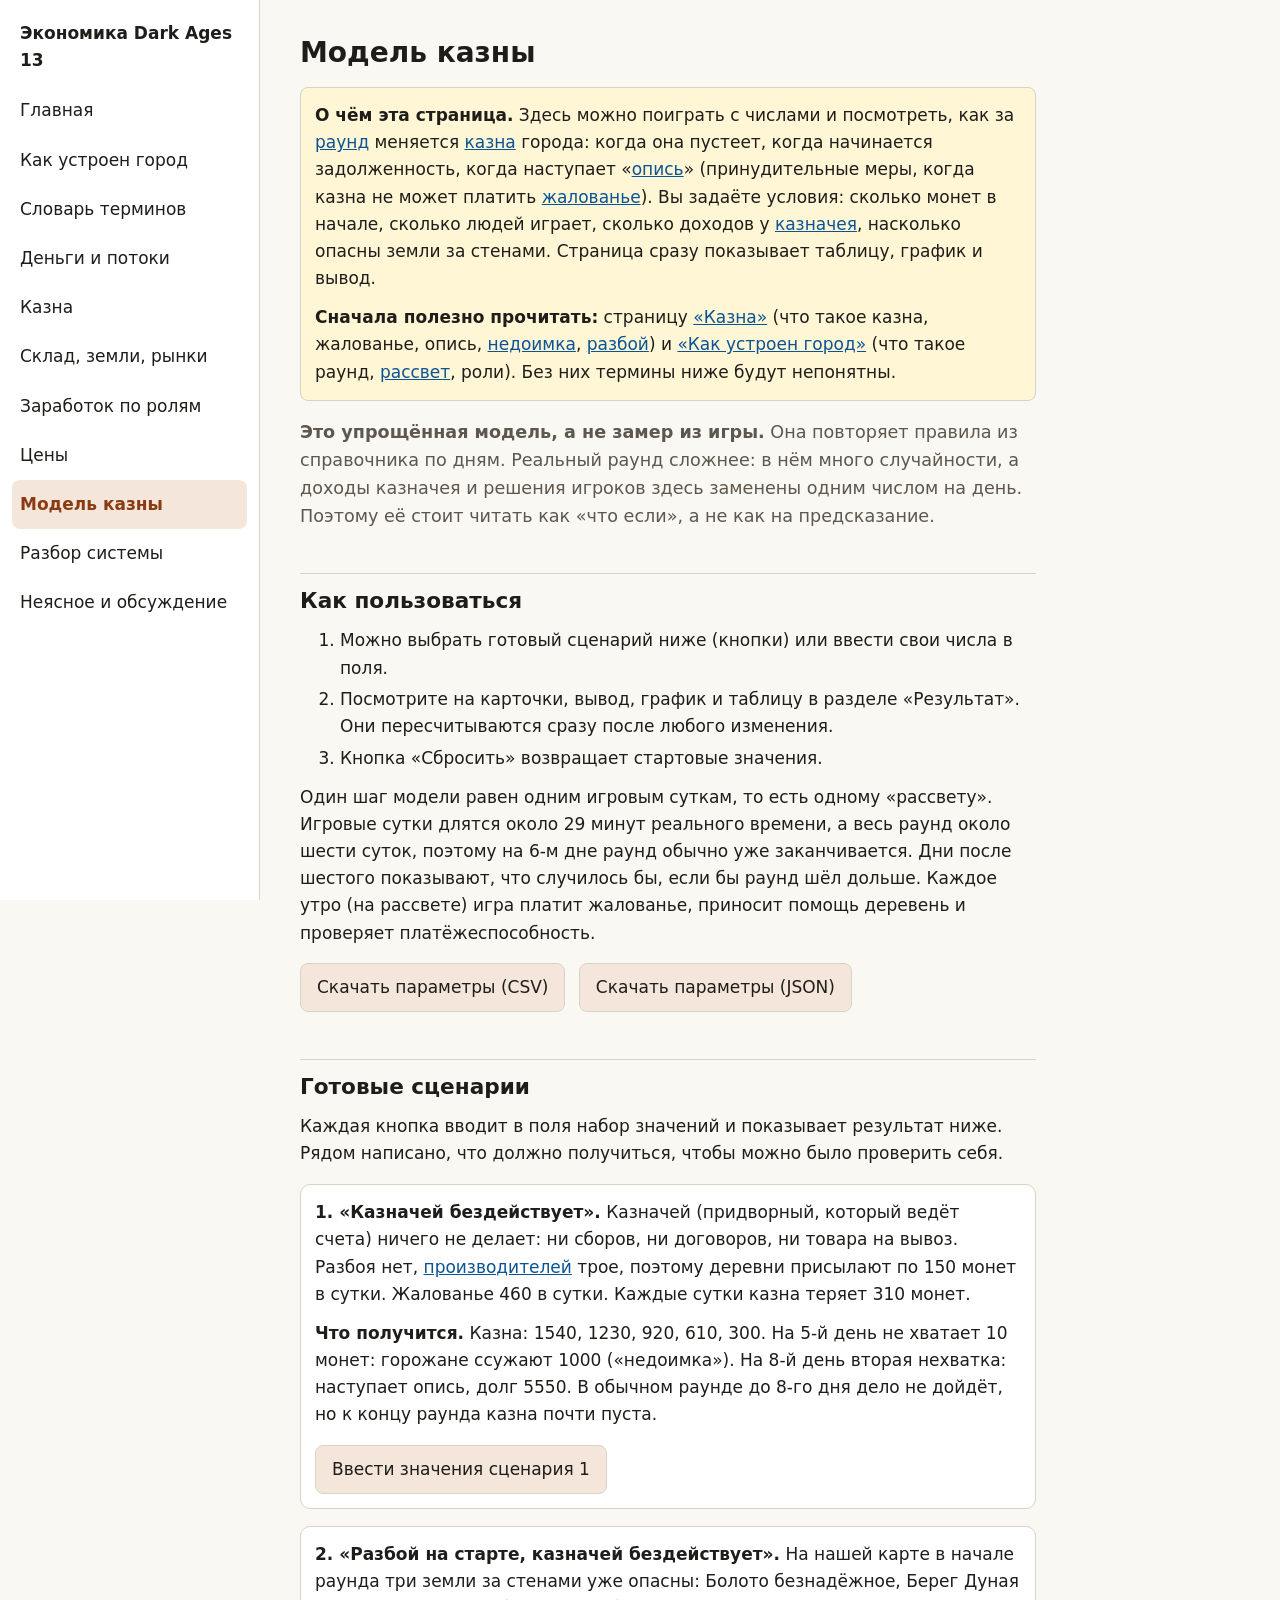
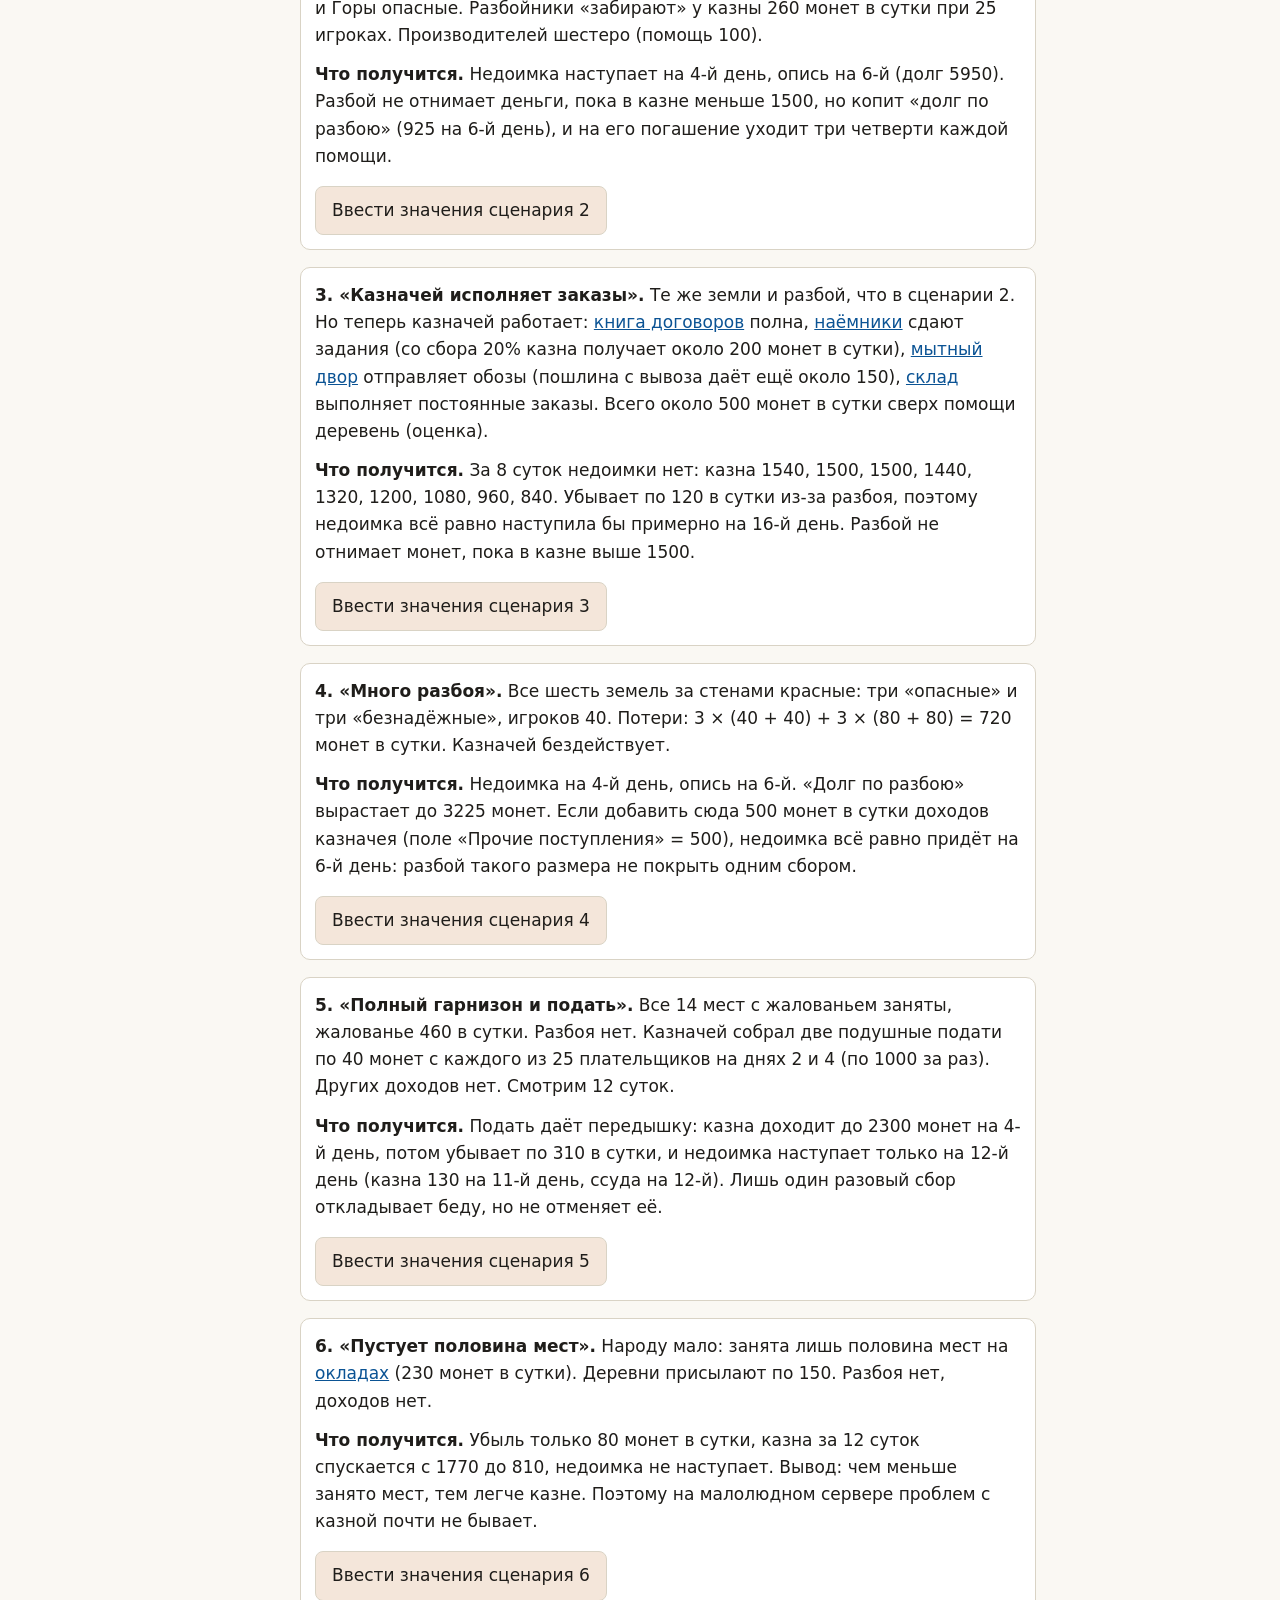
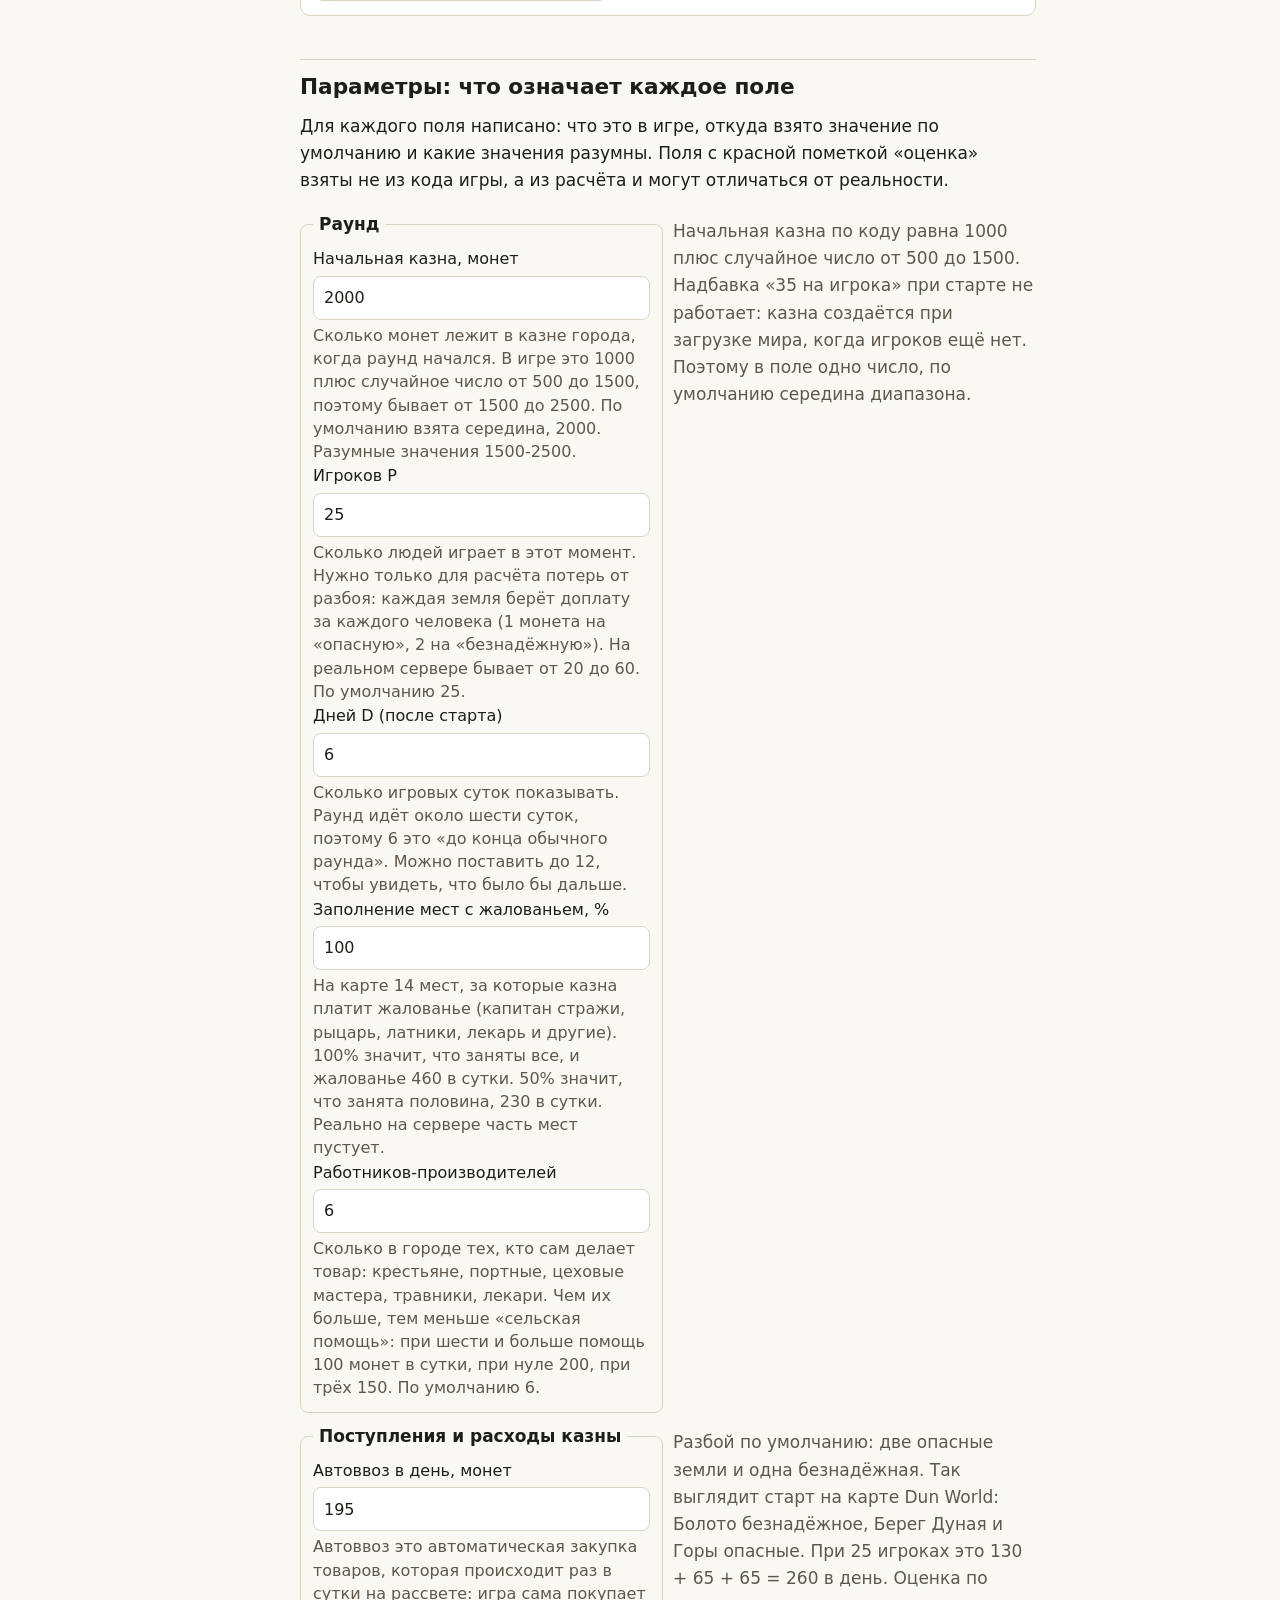
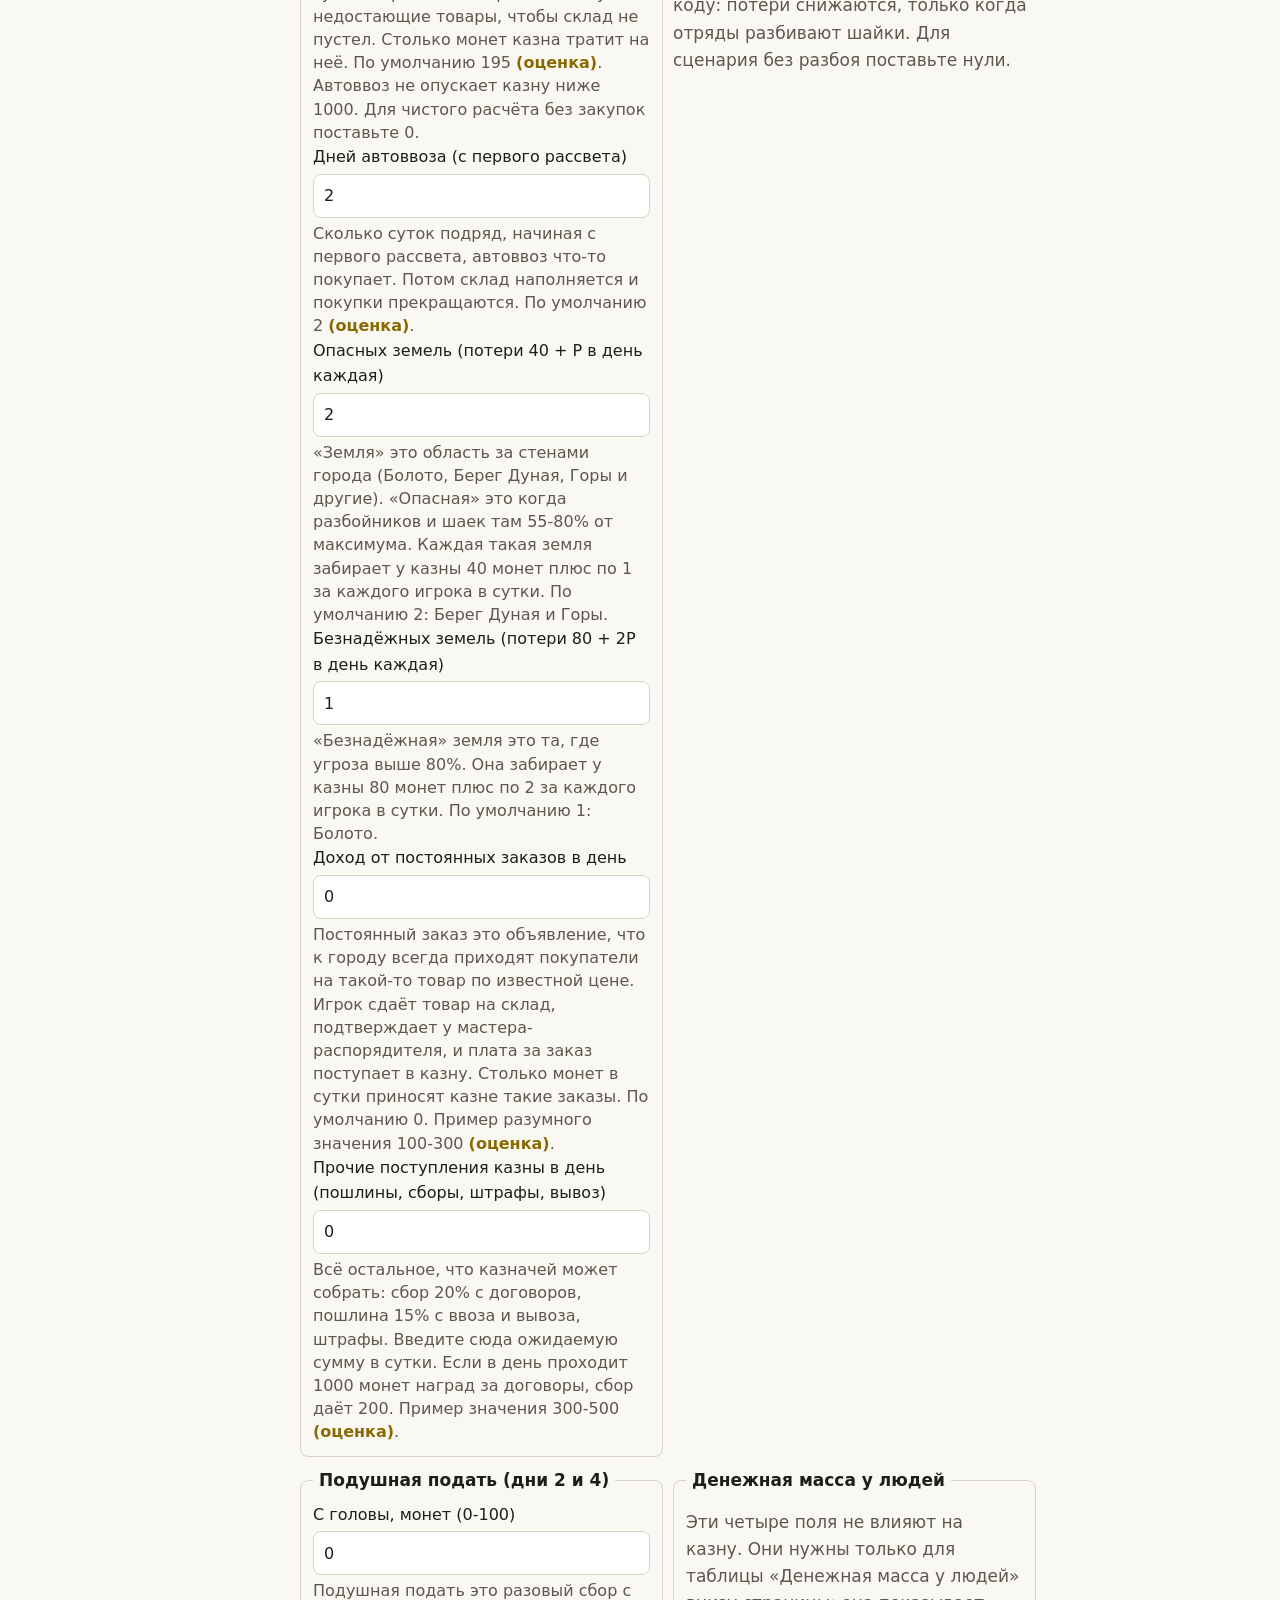
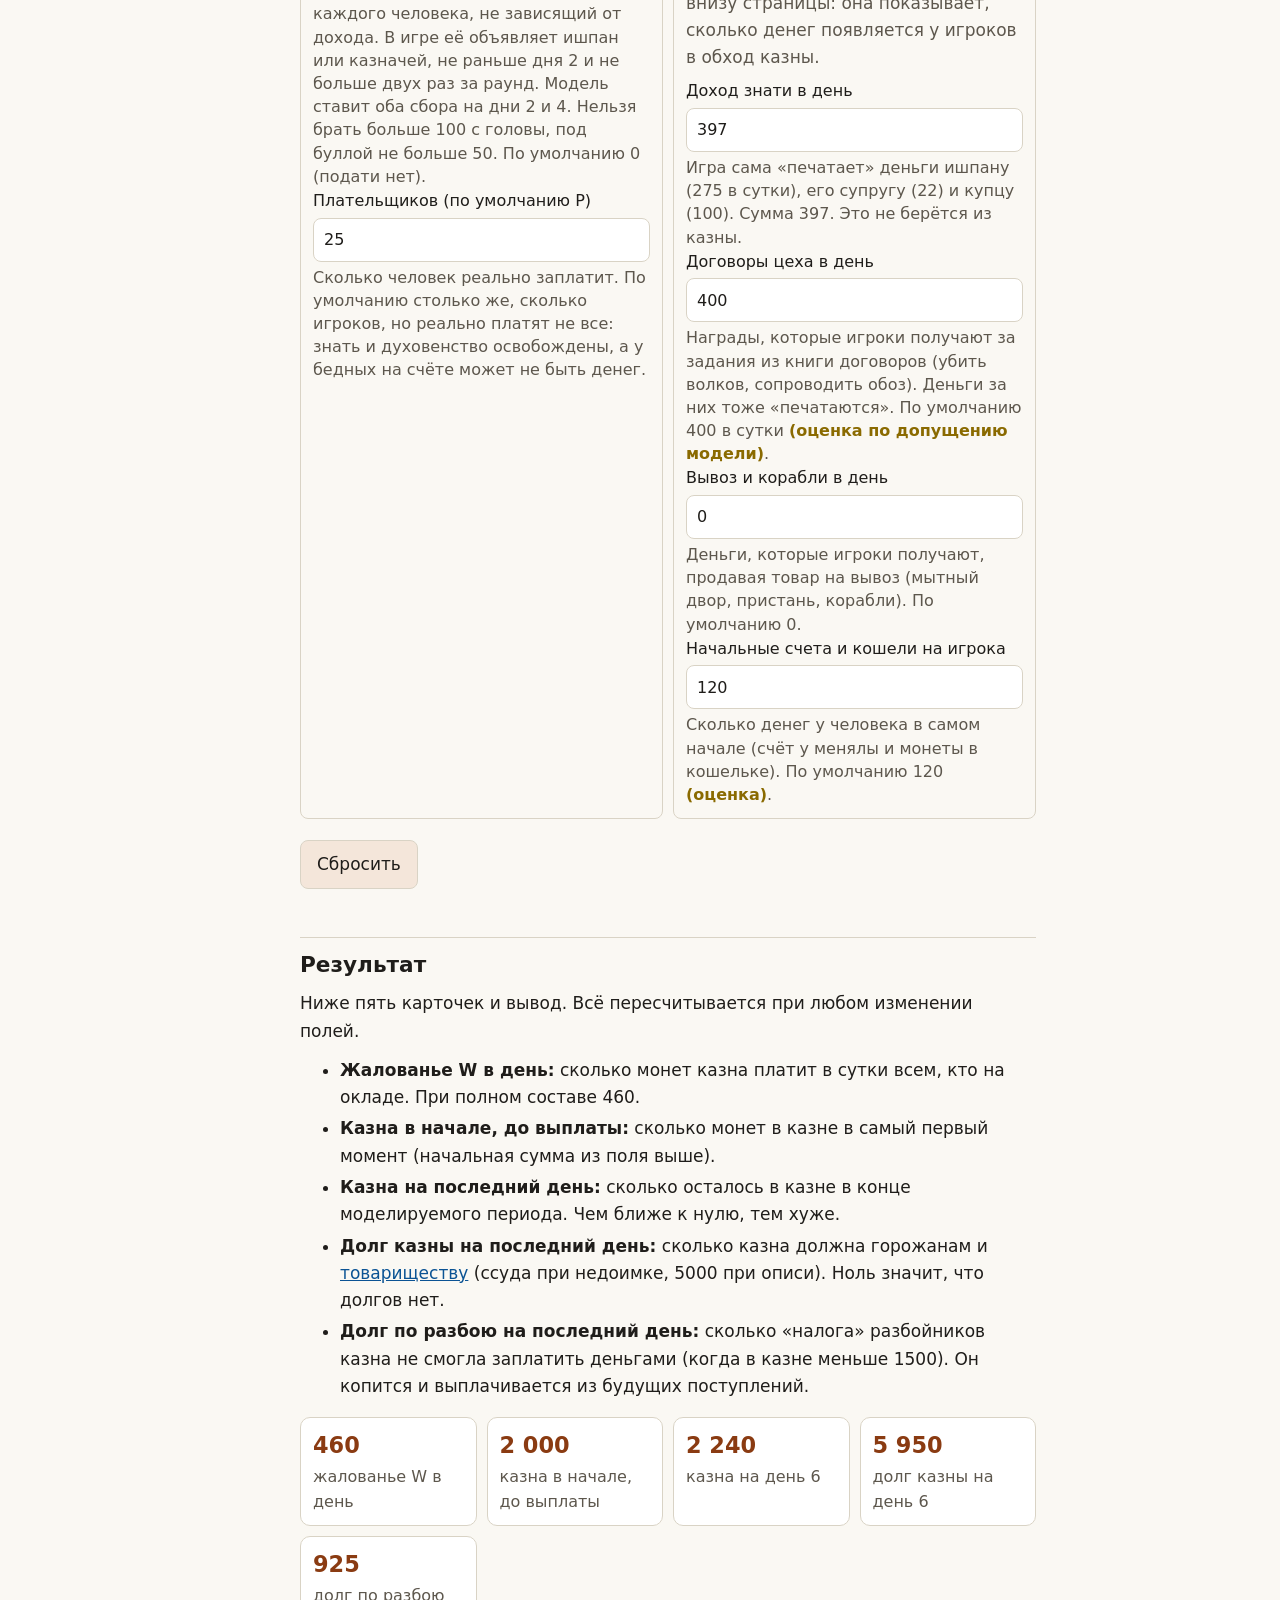
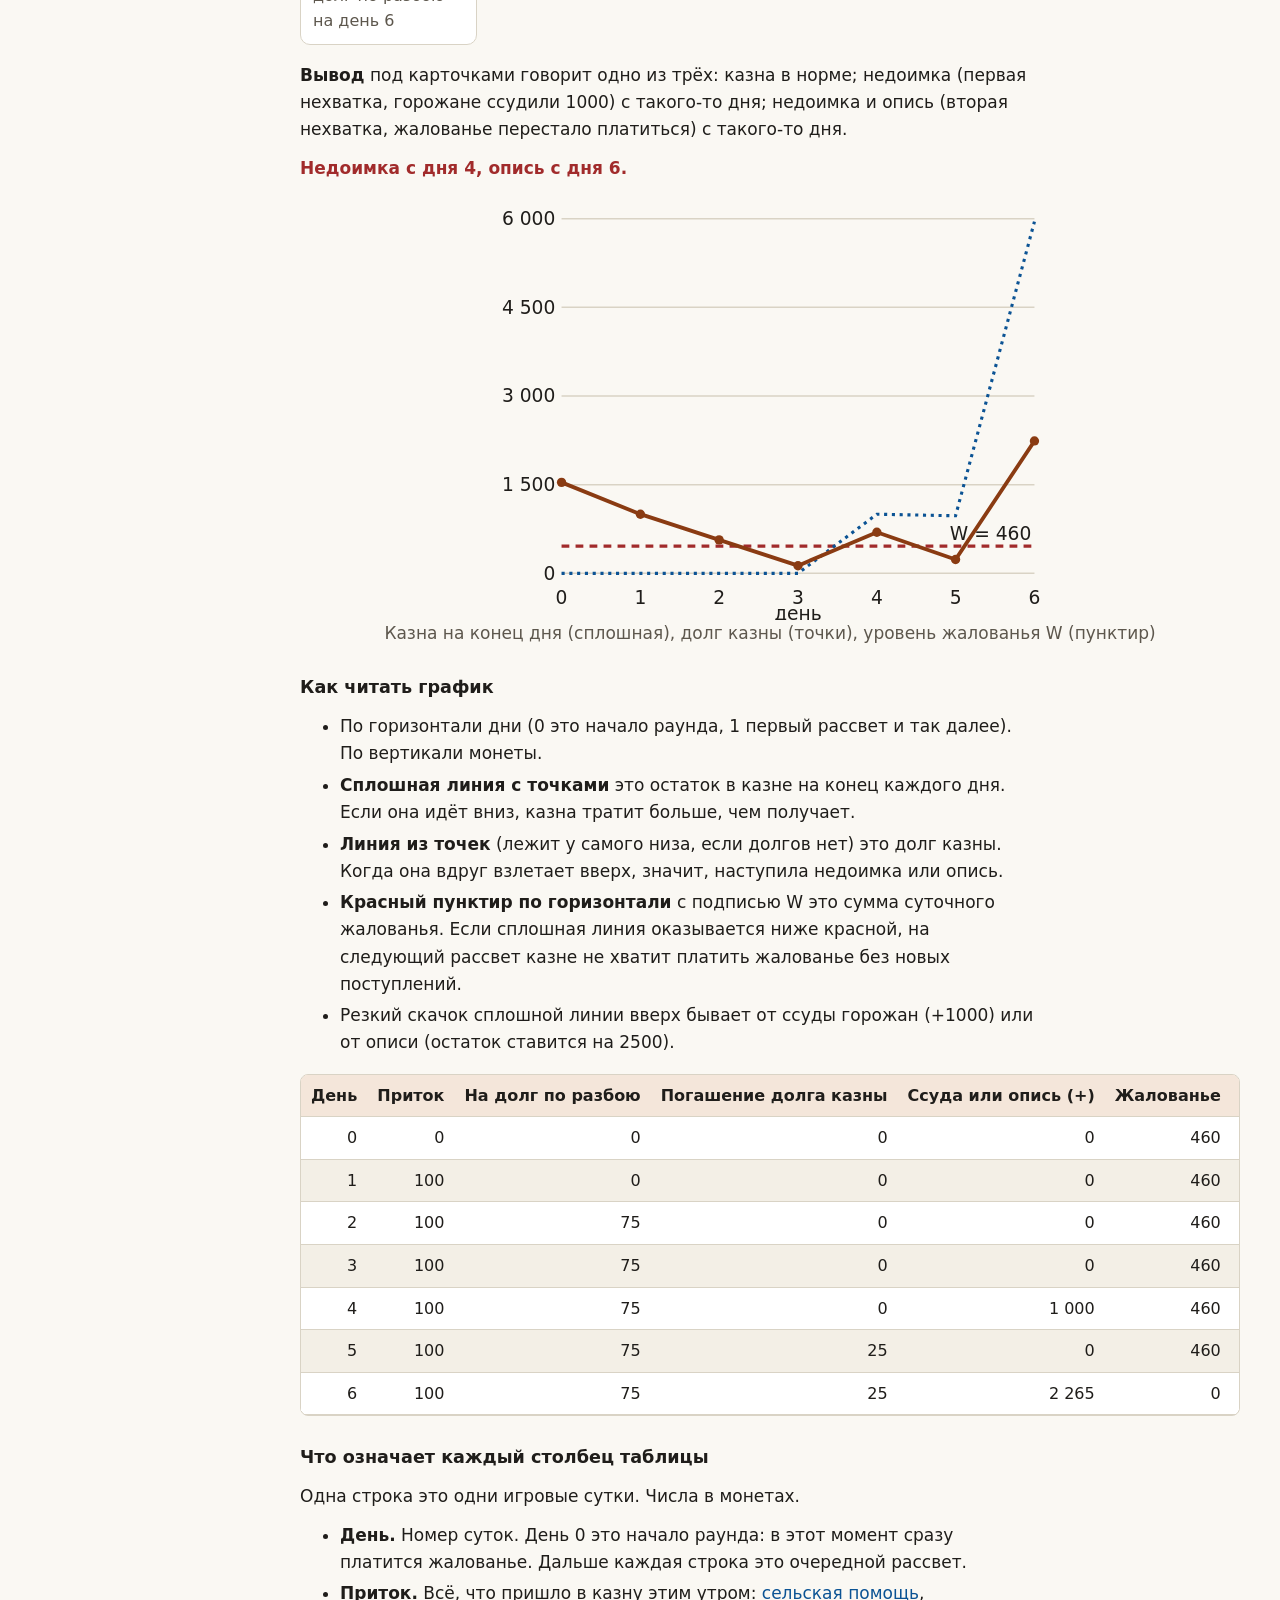
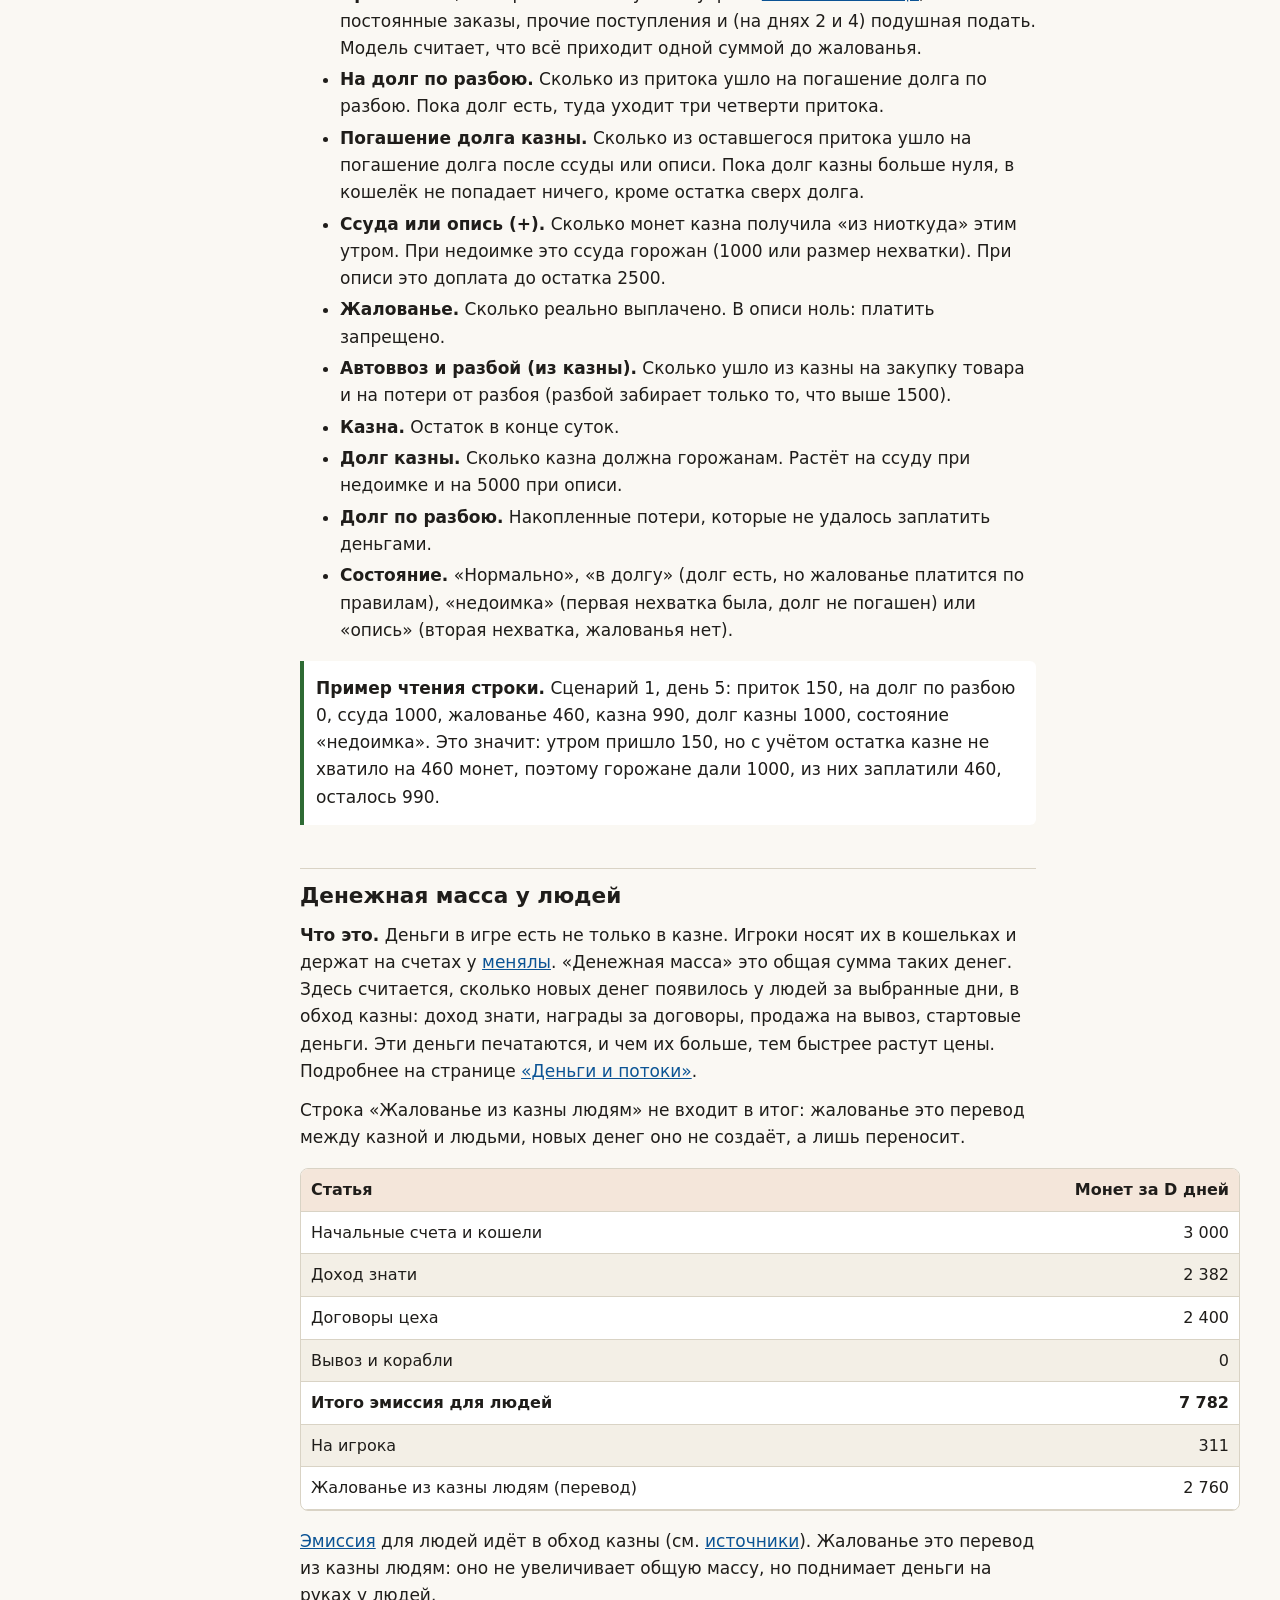
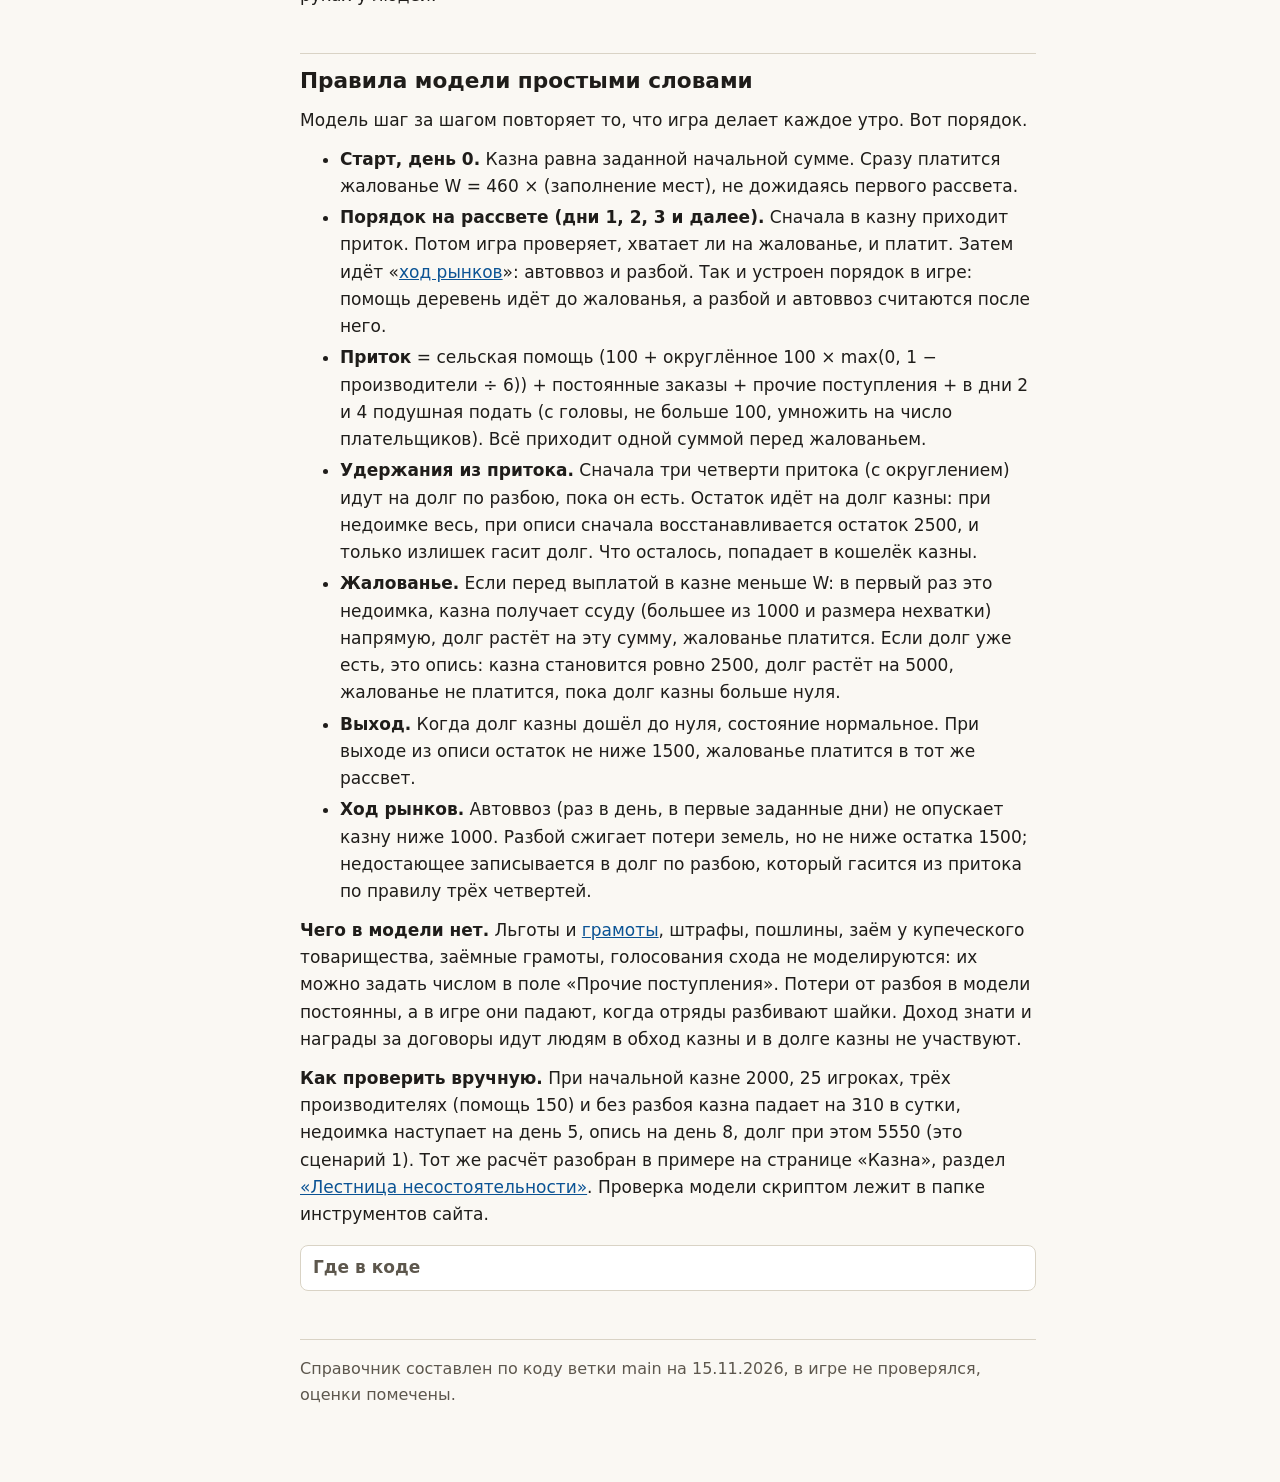
<file: model.html>
<!doctype html>
<html lang="ru">
<head>
<meta charset="utf-8">
<meta name="viewport" content="width=device-width, initial-scale=1">
<title>Модель казны — Экономика Dark Ages 13</title>
<meta name="description" content="Интерактивная упрощённая модель казны Dark Ages 13: как за раунд меняются казна, долг и состояние при заданном числе игроков, жалованье, поступлениях и разбое.">
<link rel="stylesheet" href="assets/style.css">
<style>
.hint{color:var(--muted);margin:.4em 0}
.fh{color:var(--muted);font-size:1rem;line-height:1.45}
.sc{background:var(--card);border:1px solid var(--line);border-radius:10px;padding:2px 14px 10px;margin:1em 0}
</style>
</head>
<body>
<div class="layout">
<div id="nav-root"></div>
<main id="top">
<noscript><p><a href="index.html">На главную</a></p><p>Для модели нужен JavaScript.</p></noscript>

<h1>Модель казны</h1>

<div class="note"><p><b>О чём эта страница.</b> Здесь можно поиграть с числами и посмотреть, как за <a href="glossary.html#g-raund">раунд</a> меняется <a href="glossary.html#g-kazna">казна</a> города: когда она пустеет, когда начинается задолженность, когда наступает «<a href="glossary.html#g-opis">опись</a>» (принудительные меры, когда казна не может платить <a href="glossary.html#g-zhalovanie">жалованье</a>). Вы задаёте условия: сколько монет в начале, сколько людей играет, сколько доходов у <a href="glossary.html#g-kaznachey">казначея</a>, насколько опасны земли за стенами. Страница сразу показывает таблицу, график и вывод.</p>
<p><b>Сначала полезно прочитать:</b> страницу <a href="treasury.html">«Казна»</a> (что такое казна, жалованье, опись, <a href="glossary.html#g-nedoimka">недоимка</a>, <a href="glossary.html#g-razboi">разбой</a>) и <a href="world.html">«Как устроен город»</a> (что такое раунд, <a href="glossary.html#g-rassvet">рассвет</a>, роли). Без них термины ниже будут непонятны.</p></div>

<p class="lead"><b>Это упрощённая модель, а не замер из игры.</b> Она повторяет правила из справочника по дням. Реальный раунд сложнее: в нём много случайности, а доходы казначея и решения игроков здесь заменены одним числом на день. Поэтому её стоит читать как «что если», а не как на предсказание.</p>

<h2 id="how">Как пользоваться</h2>
<ol>
<li>Можно выбрать готовый сценарий ниже (кнопки) или ввести свои числа в поля.</li>
<li>Посмотрите на карточки, вывод, график и таблицу в разделе «Результат». Они пересчитываются сразу после любого изменения.</li>
<li>Кнопка «Сбросить» возвращает стартовые значения.</li>
</ol>
<p>Один шаг модели равен одним игровым суткам, то есть одному «рассвету». Игровые сутки длятся около 29 минут реального времени, а весь раунд около шести суток, поэтому на 6-м дне раунд обычно уже заканчивается. Дни после шестого показывают, что случилось бы, если бы раунд шёл дольше. Каждое утро (на рассвете) игра платит жалованье, приносит помощь деревень и проверяет платёжеспособность.</p>
<p>
<a class="btn" href="data/parameters.csv" download>Скачать параметры (CSV)</a>
<a class="btn" href="data/parameters.json" download>Скачать параметры (JSON)</a>
</p>

<h2 id="scenarios">Готовые сценарии</h2>
<p>Каждая кнопка вводит в поля набор значений и показывает результат ниже. Рядом написано, что должно получиться, чтобы можно было проверить себя.</p>

<div class="sc">
<p><b>1. «Казначей бездействует».</b> Казначей (придворный, который ведёт счета) ничего не делает: ни сборов, ни договоров, ни товара на вывоз. Разбоя нет, <a href="glossary.html#g-proizvoditel">производителей</a> трое, поэтому деревни присылают по 150 монет в сутки. Жалованье 460 в сутки. Каждые сутки казна теряет 310 монет.</p>
<p><b>Что получится.</b> Казна: 1540, 1230, 920, 610, 300. На 5-й день не хватает 10 монет: горожане ссужают 1000 («недоимка»). На 8-й день вторая нехватка: наступает опись, долг 5550. В обычном раунде до 8-го дня дело не дойдёт, но к концу раунда казна почти пуста.</p>
<button class="btn" type="button" data-sc='{"seed":2000,"P":25,"D":8,"fill":100,"prod":3,"auto":0,"autoDays":0,"danger":0,"barren":0,"orders":0,"other":0,"levy":0}'>Ввести значения сценария 1</button>
</div>

<div class="sc">
<p><b>2. «Разбой на старте, казначей бездействует».</b> На нашей карте в начале раунда три земли за стенами уже опасны: Болото безнадёжное, Берег Дуная и Горы опасные. Разбойники «забирают» у казны 260 монет в сутки при 25 игроках. Производителей шестеро (помощь 100).</p>
<p><b>Что получится.</b> Недоимка наступает на 4-й день, опись на 6-й (долг 5950). Разбой не отнимает деньги, пока в казне меньше 1500, но копит «долг по разбою» (925 на 6-й день), и на его погашение уходит три четверти каждой помощи.</p>
<button class="btn" type="button" data-sc='{"seed":2000,"P":25,"D":6,"fill":100,"prod":6,"auto":0,"autoDays":0,"danger":2,"barren":1,"orders":0,"other":0,"levy":0}'>Ввести значения сценария 2</button>
</div>

<div class="sc">
<p><b>3. «Казначей исполняет заказы».</b> Те же земли и разбой, что в сценарии 2. Но теперь казначей работает: <a href="glossary.html#g-kniga-kontraktov">книга договоров</a> полна, <a href="glossary.html#g-naemnik">наёмники</a> сдают задания (со сбора 20% казна получает около 200 монет в сутки), <a href="glossary.html#g-mytny">мытный двор</a> отправляет обозы (пошлина с вывоза даёт ещё около 150), <a href="glossary.html#g-sklad">склад</a> выполняет постоянные заказы. Всего около 500 монет в сутки сверх помощи деревень (оценка).</p>
<p><b>Что получится.</b> За 8 суток недоимки нет: казна 1540, 1500, 1500, 1440, 1320, 1200, 1080, 960, 840. Убывает по 120 в сутки из-за разбоя, поэтому недоимка всё равно наступила бы примерно на 16-й день. Разбой не отнимает монет, пока в казне выше 1500.</p>
<button class="btn" type="button" data-sc='{"seed":2000,"P":25,"D":8,"fill":100,"prod":6,"auto":0,"autoDays":0,"danger":2,"barren":1,"orders":0,"other":500,"levy":0}'>Ввести значения сценария 3</button>
</div>

<div class="sc">
<p><b>4. «Много разбоя».</b> Все шесть земель за стенами красные: три «опасные» и три «безнадёжные», игроков 40. Потери: 3 × (40 + 40) + 3 × (80 + 80) = 720 монет в сутки. Казначей бездействует.</p>
<p><b>Что получится.</b> Недоимка на 4-й день, опись на 6-й. «Долг по разбою» вырастает до 3225 монет. Если добавить сюда 500 монет в сутки доходов казначея (поле «Прочие поступления» = 500), недоимка всё равно придёт на 6-й день: разбой такого размера не покрыть одним сбором.</p>
<button class="btn" type="button" data-sc='{"seed":2000,"P":40,"D":6,"fill":100,"prod":6,"auto":0,"autoDays":0,"danger":3,"barren":3,"orders":0,"other":0,"levy":0}'>Ввести значения сценария 4</button>
</div>

<div class="sc">
<p><b>5. «Полный гарнизон и подать».</b> Все 14 мест с жалованьем заняты, жалованье 460 в сутки. Разбоя нет. Казначей собрал две подушные подати по 40 монет с каждого из 25 плательщиков на днях 2 и 4 (по 1000 за раз). Других доходов нет. Смотрим 12 суток.</p>
<p><b>Что получится.</b> Подать даёт передышку: казна доходит до 2300 монет на 4-й день, потом убывает по 310 в сутки, и недоимка наступает только на 12-й день (казна 130 на 11-й день, ссуда на 12-й). Лишь один разовый сбор откладывает беду, но не отменяет её.</p>
<button class="btn" type="button" data-sc='{"seed":2000,"P":25,"D":12,"fill":100,"prod":3,"auto":0,"autoDays":0,"danger":0,"barren":0,"orders":0,"other":0,"levy":40,"payers":25}'>Ввести значения сценария 5</button>
</div>

<div class="sc">
<p><b>6. «Пустует половина мест».</b> Народу мало: занята лишь половина мест на <a href="glossary.html#g-oklad">окладах</a> (230 монет в сутки). Деревни присылают по 150. Разбоя нет, доходов нет.</p>
<p><b>Что получится.</b> Убыль только 80 монет в сутки, казна за 12 суток спускается с 1770 до 810, недоимка не наступает. Вывод: чем меньше занято мест, тем легче казне. Поэтому на малолюдном сервере проблем с казной почти не бывает.</p>
<button class="btn" type="button" data-sc='{"seed":2000,"P":25,"D":12,"fill":50,"prod":3,"auto":0,"autoDays":0,"danger":0,"barren":0,"orders":0,"other":0,"levy":0}'>Ввести значения сценария 6</button>
</div>

<h2 id="inputs">Параметры: что означает каждое поле</h2>
<p>Для каждого поля написано: что это в игре, откуда взято значение по умолчанию и какие значения разумны. Поля с красной пометкой «оценка» взяты не из кода игры, а из расчёта и могут отличаться от реальности.</p>
<form class="form" id="mf" onsubmit="return false">
<fieldset><legend>Раунд</legend>
<label>Начальная казна, монет<input type="number" id="seed" value="2000" min="0" step="50" inputmode="numeric"><span class="fh">Сколько монет лежит в казне города, когда раунд начался. В игре это 1000 плюс случайное число от 500 до 1500, поэтому бывает от 1500 до 2500. По умолчанию взята середина, 2000. Разумные значения 1500-2500.</span></label>
<label>Игроков P<input type="number" id="P" value="25" min="0" max="200" step="1" inputmode="numeric"><span class="fh">Сколько людей играет в этот момент. Нужно только для расчёта потерь от разбоя: каждая земля берёт доплату за каждого человека (1 монета на «опасную», 2 на «безнадёжную»). На реальном сервере бывает от 20 до 60. По умолчанию 25.</span></label>
<label>Дней D (после старта)<input type="number" id="D" value="6" min="1" max="12" step="1" inputmode="numeric"><span class="fh">Сколько игровых суток показывать. Раунд идёт около шести суток, поэтому 6 это «до конца обычного раунда». Можно поставить до 12, чтобы увидеть, что было бы дальше.</span></label>
<label>Заполнение мест с жалованьем, %<input type="number" id="fill" value="100" min="0" max="100" step="1" inputmode="numeric"><span class="fh">На карте 14 мест, за которые казна платит жалованье (капитан стражи, рыцарь, латники, лекарь и другие). 100% значит, что заняты все, и жалованье 460 в сутки. 50% значит, что занята половина, 230 в сутки. Реально на сервере часть мест пустует.</span></label>
<label>Работников-производителей<input type="number" id="prod" value="6" min="0" max="60" step="1" inputmode="numeric"><span class="fh">Сколько в городе тех, кто сам делает товар: крестьяне, портные, цеховые мастера, травники, лекари. Чем их больше, тем меньше «сельская помощь»: при шести и больше помощь 100 монет в сутки, при нуле 200, при трёх 150. По умолчанию 6.</span></label>
</fieldset>
<p class="hint">Начальная казна по коду равна 1000 плюс случайное число от 500 до 1500. Надбавка «35 на игрока» при старте не работает: казна создаётся при загрузке мира, когда игроков ещё нет. Поэтому в поле одно число, по умолчанию середина диапазона.</p>
<fieldset><legend>Поступления и расходы казны</legend>
<label>Автоввоз в день, монет<input type="number" id="auto" value="195" min="0" step="1" inputmode="numeric"><span class="fh">Автоввоз это автоматическая закупка товаров, которая происходит раз в сутки на рассвете: игра сама покупает недостающие товары, чтобы склад не пустел. Столько монет казна тратит на неё. По умолчанию 195 <span class="est">(оценка)</span>. Автоввоз не опускает казну ниже 1000. Для чистого расчёта без закупок поставьте 0.</span></label>
<label>Дней автоввоза (с первого рассвета)<input type="number" id="autoDays" value="2" min="0" max="12" step="1" inputmode="numeric"><span class="fh">Сколько суток подряд, начиная с первого рассвета, автоввоз что-то покупает. Потом склад наполняется и покупки прекращаются. По умолчанию 2 <span class="est">(оценка)</span>.</span></label>
<label>Опасных земель (потери 40 + P в день каждая)<input type="number" id="danger" value="2" min="0" max="10" step="1" inputmode="numeric"><span class="fh">«Земля» это область за стенами города (Болото, Берег Дуная, Горы и другие). «Опасная» это когда разбойников и шаек там 55-80% от максимума. Каждая такая земля забирает у казны 40 монет плюс по 1 за каждого игрока в сутки. По умолчанию 2: Берег Дуная и Горы.</span></label>
<label>Безнадёжных земель (потери 80 + 2P в день каждая)<input type="number" id="barren" value="1" min="0" max="10" step="1" inputmode="numeric"><span class="fh">«Безнадёжная» земля это та, где угроза выше 80%. Она забирает у казны 80 монет плюс по 2 за каждого игрока в сутки. По умолчанию 1: Болото.</span></label>
<label>Доход от постоянных заказов в день<input type="number" id="orders" value="0" min="0" step="1" inputmode="numeric"><span class="fh">Постоянный заказ это объявление, что к городу всегда приходят покупатели на такой-то товар по известной цене. Игрок сдаёт товар на склад, подтверждает у мастера-распорядителя, и плата за заказ поступает в казну. Столько монет в сутки приносят казне такие заказы. По умолчанию 0. Пример разумного значения 100-300 <span class="est">(оценка)</span>.</span></label>
<label>Прочие поступления казны в день (пошлины, сборы, штрафы, вывоз)<input type="number" id="other" value="0" min="0" step="1" inputmode="numeric"><span class="fh">Всё остальное, что казначей может собрать: сбор 20% с договоров, пошлина 15% с ввоза и вывоза, штрафы. Введите сюда ожидаемую сумму в сутки. Если в день проходит 1000 монет наград за договоры, сбор даёт 200. Пример значения 300-500 <span class="est">(оценка)</span>.</span></label>
</fieldset>
<p class="hint">Разбой по умолчанию: две опасные земли и одна безнадёжная. Так выглядит старт на карте Dun World: Болото безнадёжное, Берег Дуная и Горы опасные. При 25 игроках это 130 + 65 + 65 = 260 в день. Оценка по коду: потери снижаются, только когда отряды разбивают шайки. Для сценария без разбоя поставьте нули.</p>
<fieldset><legend>Подушная подать (дни 2 и 4)</legend>
<label>С головы, монет (0-100)<input type="number" id="levy" value="0" min="0" max="100" step="1" inputmode="numeric"><span class="fh">Подушная подать это разовый сбор с каждого человека, не зависящий от дохода. В игре её объявляет ишпан или казначей, не раньше дня 2 и не больше двух раз за раунд. Модель ставит оба сбора на дни 2 и 4. Нельзя брать больше 100 с головы, под буллой не больше 50. По умолчанию 0 (подати нет).</span></label>
<label>Плательщиков (по умолчанию P)<input type="number" id="payers" value="25" min="0" step="1" inputmode="numeric"><span class="fh">Сколько человек реально заплатит. По умолчанию столько же, сколько игроков, но реально платят не все: знать и духовенство освобождены, а у бедных на счёте может не быть денег.</span></label>
</fieldset>
<fieldset><legend>Денежная масса у людей</legend>
<p class="hint">Эти четыре поля не влияют на казну. Они нужны только для таблицы «Денежная масса у людей» внизу страницы: она показывает, сколько денег появляется у игроков в обход казны.</p>
<label>Доход знати в день<input type="number" id="estate" value="397" min="0" step="1" inputmode="numeric"><span class="fh">Игра сама «печатает» деньги ишпану (275 в сутки), его супругу (22) и купцу (100). Сумма 397. Это не берётся из казны.</span></label>
<label>Договоры цеха в день<input type="number" id="guild" value="400" min="0" step="1" inputmode="numeric"><span class="fh">Награды, которые игроки получают за задания из книги договоров (убить волков, сопроводить обоз). Деньги за них тоже «печатаются». По умолчанию 400 в сутки <span class="est">(оценка по допущению модели)</span>.</span></label>
<label>Вывоз и корабли в день<input type="number" id="exp" value="0" min="0" step="1" inputmode="numeric"><span class="fh">Деньги, которые игроки получают, продавая товар на вывоз (мытный двор, пристань, корабли). По умолчанию 0.</span></label>
<label>Начальные счета и кошели на игрока<input type="number" id="startp" value="120" min="0" step="1" inputmode="numeric"><span class="fh">Сколько денег у человека в самом начале (счёт у менялы и монеты в кошельке). По умолчанию 120 <span class="est">(оценка)</span>.</span></label>
</fieldset>
</form>
<p><button class="btn" type="button" id="reset">Сбросить</button></p>

<h2 id="result">Результат</h2>
<p>Ниже пять карточек и вывод. Всё пересчитывается при любом изменении полей.</p>
<ul>
<li><b>Жалованье W в день:</b> сколько монет казна платит в сутки всем, кто на окладе. При полном составе 460.</li>
<li><b>Казна в начале, до выплаты:</b> сколько монет в казне в самый первый момент (начальная сумма из поля выше).</li>
<li><b>Казна на последний день:</b> сколько осталось в казне в конце моделируемого периода. Чем ближе к нулю, тем хуже.</li>
<li><b>Долг казны на последний день:</b> сколько казна должна горожанам и <a href="glossary.html#g-tovarishchestvo">товариществу</a> (ссуда при недоимке, 5000 при описи). Ноль значит, что долгов нет.</li>
<li><b>Долг по разбою на последний день:</b> сколько «налога» разбойников казна не смогла заплатить деньгами (когда в казне меньше 1500). Он копится и выплачивается из будущих поступлений.</li>
</ul>
<div class="cards" id="cards"></div>
<p><b>Вывод</b> под карточками говорит одно из трёх: казна в норме; недоимка (первая нехватка, горожане ссудили 1000) с такого-то дня; недоимка и опись (вторая нехватка, жалованье перестало платиться) с такого-то дня.</p>
<div id="verdict"></div>

<figure>
<svg id="chart" viewBox="0 0 360 270" role="img" aria-label="График казны по дням"></svg>
<figcaption>Казна на конец дня (сплошная), долг казны (точки), уровень жалованья W (пунктир)</figcaption>
</figure>
<h3>Как читать график</h3>
<ul>
<li>По горизонтали дни (0 это начало раунда, 1 первый рассвет и так далее). По вертикали монеты.</li>
<li><b>Сплошная линия с точками</b> это остаток в казне на конец каждого дня. Если она идёт вниз, казна тратит больше, чем получает.</li>
<li><b>Линия из точек</b> (лежит у самого низа, если долгов нет) это долг казны. Когда она вдруг взлетает вверх, значит, наступила недоимка или опись.</li>
<li><b>Красный пунктир по горизонтали</b> с подписью W это сумма суточного жалованья. Если сплошная линия оказывается ниже красной, на следующий рассвет казне не хватит платить жалованье без новых поступлений.</li>
<li>Резкий скачок сплошной линии вверх бывает от ссуды горожан (+1000) или от описи (остаток ставится на 2500).</li>
</ul>

<div class="tw">
<table id="tbl">
<thead><tr><th class="n">День</th><th class="n">Приток</th><th class="n">На долг по разбою</th><th class="n">Погашение долга казны</th><th class="n">Ссуда или опись (+)</th><th class="n">Жалованье</th><th class="n">Автоввоз и разбой (из казны)</th><th class="n">Казна</th><th class="n">Долг казны</th><th class="n">Долг по разбою</th><th>Состояние</th></tr></thead>
<tbody></tbody>
</table>
</div>

<h3 id="columns">Что означает каждый столбец таблицы</h3>
<p>Одна строка это одни игровые сутки. Числа в монетах.</p>
<ul>
<li><b>День.</b> Номер суток. День 0 это начало раунда: в этот момент сразу платится жалованье. Дальше каждая строка это очередной рассвет.</li>
<li><b>Приток.</b> Всё, что пришло в казну этим утром: <a href="glossary.html#g-selskaya">сельская помощь</a>, постоянные заказы, прочие поступления и (на днях 2 и 4) подушная подать. Модель считает, что всё приходит одной суммой до жалованья.</li>
<li><b>На долг по разбою.</b> Сколько из притока ушло на погашение долга по разбою. Пока долг есть, туда уходит три четверти притока.</li>
<li><b>Погашение долга казны.</b> Сколько из оставшегося притока ушло на погашение долга после ссуды или описи. Пока долг казны больше нуля, в кошелёк не попадает ничего, кроме остатка сверх долга.</li>
<li><b>Ссуда или опись (+).</b> Сколько монет казна получила «из ниоткуда» этим утром. При недоимке это ссуда горожан (1000 или размер нехватки). При описи это доплата до остатка 2500.</li>
<li><b>Жалованье.</b> Сколько реально выплачено. В описи ноль: платить запрещено.</li>
<li><b>Автоввоз и разбой (из казны).</b> Сколько ушло из казны на закупку товара и на потери от разбоя (разбой забирает только то, что выше 1500).</li>
<li><b>Казна.</b> Остаток в конце суток.</li>
<li><b>Долг казны.</b> Сколько казна должна горожанам. Растёт на ссуду при недоимке и на 5000 при описи.</li>
<li><b>Долг по разбою.</b> Накопленные потери, которые не удалось заплатить деньгами.</li>
<li><b>Состояние.</b> «Нормально», «в долгу» (долг есть, но жалованье платится по правилам), «недоимка» (первая нехватка была, долг не погашен) или «опись» (вторая нехватка, жалованья нет).</li>
</ul>
<div class="example"><p><b>Пример чтения строки.</b> Сценарий 1, день 5: приток 150, на долг по разбою 0, ссуда 1000, жалованье 460, казна 990, долг казны 1000, состояние «недоимка». Это значит: утром пришло 150, но с учётом остатка казне не хватило на 460 монет, поэтому горожане дали 1000, из них заплатили 460, осталось 990.</p></div>

<h2 id="mass">Денежная масса у людей</h2>
<p><b>Что это.</b> Деньги в игре есть не только в казне. Игроки носят их в кошельках и держат на счетах у <a href="glossary.html#g-menyala">менялы</a>. «Денежная масса» это общая сумма таких денег. Здесь считается, сколько новых денег появилось у людей за выбранные дни, в обход казны: доход знати, награды за договоры, продажа на вывоз, стартовые деньги. Эти деньги печатаются, и чем их больше, тем быстрее растут цены. Подробнее на странице <a href="money.html">«Деньги и потоки»</a>.</p>
<p>Строка «Жалованье из казны людям» не входит в итог: жалованье это перевод между казной и людьми, новых денег оно не создаёт, а лишь переносит.</p>
<div class="tw">
<table id="mtbl">
<thead><tr><th>Статья</th><th class="n">Монет за D дней</th></tr></thead>
<tbody></tbody>
</table>
</div>
<p><a href="glossary.html#g-monetizatsiya">Эмиссия</a> для людей идёт в обход казны (см. <a href="money.html#sources-people">источники</a>). Жалованье это перевод из казны людям: оно не увеличивает общую массу, но поднимает деньги на руках у людей.</p>

<h2 id="rules">Правила модели простыми словами</h2>
<p>Модель шаг за шагом повторяет то, что игра делает каждое утро. Вот порядок.</p>
<ul>
<li><b>Старт, день 0.</b> Казна равна заданной начальной сумме. Сразу платится жалованье W = 460 × (заполнение мест), не дожидаясь первого рассвета.</li>
<li><b>Порядок на рассвете (дни 1, 2, 3 и далее).</b> Сначала в казну приходит приток. Потом игра проверяет, хватает ли на жалованье, и платит. Затем идёт «<a href="glossary.html#g-hod-rynkov">ход рынков</a>»: автоввоз и разбой. Так и устроен порядок в игре: помощь деревень идёт до жалованья, а разбой и автоввоз считаются после него.</li>
<li><b>Приток</b> = сельская помощь (100 + округлённое 100 × max(0, 1 − производители ÷ 6)) + постоянные заказы + прочие поступления + в дни 2 и 4 подушная подать (с головы, не больше 100, умножить на число плательщиков). Всё приходит одной суммой перед жалованьем.</li>
<li><b>Удержания из притока.</b> Сначала три четверти притока (с округлением) идут на долг по разбою, пока он есть. Остаток идёт на долг казны: при недоимке весь, при описи сначала восстанавливается остаток 2500, и только излишек гасит долг. Что осталось, попадает в кошелёк казны.</li>
<li><b>Жалованье.</b> Если перед выплатой в казне меньше W: в первый раз это недоимка, казна получает ссуду (большее из 1000 и размера нехватки) напрямую, долг растёт на эту сумму, жалованье платится. Если долг уже есть, это опись: казна становится ровно 2500, долг растёт на 5000, жалованье не платится, пока долг казны больше нуля.</li>
<li><b>Выход.</b> Когда долг казны дошёл до нуля, состояние нормальное. При выходе из описи остаток не ниже 1500, жалованье платится в тот же рассвет.</li>
<li><b>Ход рынков.</b> Автоввоз (раз в день, в первые заданные дни) не опускает казну ниже 1000. Разбой сжигает потери земель, но не ниже остатка 1500; недостающее записывается в долг по разбою, который гасится из притока по правилу трёх четвертей.</li>
</ul>
<p><b>Чего в модели нет.</b> Льготы и <a href="glossary.html#g-gramota">грамоты</a>, штрафы, пошлины, заём у купеческого товарищества, заёмные грамоты, голосования схода не моделируются: их можно задать числом в поле «Прочие поступления». Потери от разбоя в модели постоянны, а в игре они падают, когда отряды разбивают шайки. Доход знати и награды за договоры идут людям в обход казны и в долге казны не участвуют.</p>
<p><b>Как проверить вручную.</b> При начальной казне 2000, 25 игроках, трёх производителях (помощь 150) и без разбоя казна падает на 310 в сутки, недоимка наступает на день 5, опись на день 8, долг при этом 5550 (это сценарий 1). Тот же расчёт разобран в примере на странице «Казна», раздел <a href="treasury.html#ladder">«Лестница несостоятельности»</a>. Проверка модели скриптом лежит в папке инструментов сайта.</p>
<details><summary>Где в коде</summary><ul>
<li><code>code/controllers/subsystem/rogue/treasury.dm:139-145</code>, <code>:185-229</code> (старт, подмога, рассвет), <code>:482-529</code> (проверка перед жалованьем)</li>
<li><code>code/modules/banking/bankruptcy.dm:12-114</code>, <code>code/__DEFINES/banking.dm:34-46</code> (недоимка и опись), <code>code/modules/banking/fund_api.dm:135-164</code> (удержания из притока)</li>
<li><code>code/controllers/subsystem/rogue/economy/banditry_drain.dm:67</code> (разбой)</li>
<li><code>code/controllers/subsystem/rogue/economy/auto_import.dm</code> (автоввоз)</li>
</ul></details>

<p class="foot">Справочник составлен по коду ветки main на 15.11.2026, в игре не проверялся, оценки помечены.</p>
</main>
</div>
<script src="assets/site.js"></script>
<script>
// BEGIN-SIM
function simulate(p) {
  var P = Math.round(p.P), D = Math.max(1, Math.min(12, Math.round(p.D)));
  var W = Math.round(460 * Math.min(100, p.fill) / 100);
  var fund = p.seed, debt = 0, bdebt = 0, state = "нормально";
  var levy = Math.min(100, p.levy);
  var rows = [];

  function receive(x, r) {
    if (x <= 0) return;
    if (bdebt > 0) {
      var s = Math.min(bdebt, Math.round(x * 0.75));
      bdebt -= s; x -= s; r.skim += s;
    }
    if (debt > 0) {
      if (state === "опись") {
        var need = Math.max(0, 2500 - fund), up = Math.min(x, need);
        fund += up; x -= up;
      }
      var rep = Math.min(debt, x);
      debt -= rep; x -= rep; r.repay += rep;
    }
    fund += x;
    if (debt <= 0 && state !== "нормально") {
      debt = 0;
      if (state === "опись") fund = Math.max(fund, 1500);
      state = "нормально";
    }
  }

  function payroll(r) {
    if (state === "опись" && debt > 0) { r.paid = 0; return; }
    if (fund < W) {
      if (state === "нормально") {
        var loan = Math.max(1000, W - fund);
        fund += loan; debt += loan; r.loan += loan; state = "недоимка";
        fund -= W; r.paid = W;
      } else {
        r.loan += Math.max(0, 2500 - fund);
        fund = 2500; debt += 5000; state = "опись"; r.paid = 0;
      }
    } else { fund -= W; r.paid = W; }
  }

  for (var d = 0; d <= D; d++) {
    var r = {day: d, inc: 0, skim: 0, repay: 0, loan: 0, paid: 0, out: 0};
    if (d > 0) {
      var inc = 100 + Math.round(100 * Math.max(0, 1 - p.prod / 6)) + p.orders + p.other;
      if (d === 2 || d === 4) inc += levy * p.payers;
      r.inc = inc;
      receive(inc, r);
    }
    payroll(r);
    if (d > 0) {
      if (d <= p.autoDays) { var a = Math.min(p.auto, Math.max(0, fund - 1000)); fund -= a; r.out += a; }
      var b = p.danger * (40 + P) + p.barren * (80 + 2 * P);
      if (b > 0) {
        var x = Math.max(0, Math.min(b, fund - 1500));
        fund -= x; r.out += x; bdebt += (b - x);
      }
    }
    r.fund = fund; r.debt = debt; r.bdebt = bdebt;
    r.state = (debt > 0 && state === "нормально") ? "в долгу" : state;
    rows.push(r);
  }
  return {rows: rows, W: W, D: D, P: P};
}
// END-SIM

(function () {
  if (typeof document === "undefined") return;
  var DEFAULTS = {seed:2000,P:25,D:6,fill:100,prod:6,auto:195,autoDays:2,danger:2,barren:1,orders:0,other:0,levy:0,payers:25,estate:397,guild:400,exp:0,startp:120};
  var payersTouched = false;
  function el(id) { return document.getElementById(id); }
  function num(id) { var v = parseFloat(el(id).value); return (isFinite(v) && v > 0) ? v : 0; }
  function fmt(x) { return Math.round(x).toLocaleString("ru-RU"); }
  function readParams() {
    var q = {};
    ["seed","P","D","fill","prod","auto","autoDays","danger","barren","orders","other","levy","payers"].forEach(function (k) { q[k] = num(k); });
    return q;
  }

  function drawChart(res) {
    var svg = el("chart"), rows = res.rows, W = res.W;
    var L = 46, R = 10, T = 12, B = 30, w = 360, h = 270;
    var maxY = W;
    rows.forEach(function (r) { maxY = Math.max(maxY, r.fund, r.debt); });
    maxY = Math.max(500, Math.ceil(maxY / 500) * 500);
    function X(i) { return L + (w - L - R) * (rows.length === 1 ? 0 : i / (rows.length - 1)); }
    function Y(v) { return T + (h - T - B) * (1 - v / maxY); }
    var s = "";
    for (var k = 0; k <= 4; k++) {
      var v = maxY * k / 4, y = Y(v);
      s += '<line class="grid" x1="' + L + '" y1="' + y + '" x2="' + (w - R) + '" y2="' + y + '"/>';
      s += '<text x="' + (L - 4) + '" y="' + (y + 4) + '" font-size="12" text-anchor="end">' + fmt(v) + '</text>';
    }
    var step = rows.length > 8 ? 2 : 1;
    rows.forEach(function (r, i) {
      if (i % step === 0) s += '<text x="' + X(i) + '" y="' + (h - 10) + '" font-size="12" text-anchor="middle">' + r.day + '</text>';
    });
    s += '<line class="line2" x1="' + L + '" y1="' + Y(W) + '" x2="' + (w - R) + '" y2="' + Y(W) + '"/>';
    s += '<text x="' + (w - R - 2) + '" y="' + (Y(W) - 4) + '" font-size="12" text-anchor="end">W = ' + fmt(W) + '</text>';
    function path(key) {
      return rows.map(function (r, i) { return (i ? "L" : "M") + X(i).toFixed(1) + " " + Y(r[key]).toFixed(1); }).join(" ");
    }
    s += '<path class="line3" d="' + path("debt") + '"/>';
    s += '<path class="line1" d="' + path("fund") + '"/>';
    rows.forEach(function (r, i) { s += '<circle cx="' + X(i).toFixed(1) + '" cy="' + Y(r.fund).toFixed(1) + '" r="3" fill="currentColor" style="color:var(--accent)"/>'; });
    s += '<text x="' + (L + (w - L - R) / 2) + '" y="' + (h - 0) + '" font-size="12" text-anchor="middle">день</text>';
    svg.innerHTML = s;
  }

  function render() {
    if (!payersTouched) el("payers").value = Math.round(num("P"));
    var res = simulate(readParams()), rows = res.rows;
    var tb = document.querySelector("#tbl tbody"), h = "";
    rows.forEach(function (r) {
      var cls = r.state === "опись" ? "bad" : (r.state === "нормально" ? "good" : "");
      h += "<tr><td class='n'>" + r.day + "</td><td class='n'>" + fmt(r.inc) + "</td><td class='n'>" + fmt(r.skim) +
        "</td><td class='n'>" + fmt(r.repay) + "</td><td class='n'>" + fmt(r.loan) + "</td><td class='n'>" + fmt(r.paid) +
        "</td><td class='n'>" + fmt(r.out) + "</td><td class='n'>" + fmt(r.fund) + "</td><td class='n'>" + fmt(r.debt) +
        "</td><td class='n'>" + fmt(r.bdebt) + "</td><td class='" + cls + "'>" + r.state + "</td></tr>";
    });
    tb.innerHTML = h;

    var first = null, inv = null;
    rows.forEach(function (r) {
      if (first === null && r.state !== "нормально") first = r.day;
      if (inv === null && r.state === "опись") inv = r.day;
    });
    var last = rows[rows.length - 1], paidTotal = 0;
    rows.forEach(function (r) { paidTotal += r.paid; });
    el("cards").innerHTML =
      "<div class='card'><div class='v'>" + fmt(res.W) + "</div><div class='t'>жалованье W в день</div></div>" +
      "<div class='card'><div class='v'>" + fmt(num("seed")) + "</div><div class='t'>казна в начале, до выплаты</div></div>" +
      "<div class='card'><div class='v'>" + fmt(last.fund) + "</div><div class='t'>казна на день " + res.D + "</div></div>" +
      "<div class='card'><div class='v'>" + fmt(last.debt) + "</div><div class='t'>долг казны на день " + res.D + "</div></div>" +
      "<div class='card'><div class='v'>" + fmt(last.bdebt) + "</div><div class='t'>долг по разбою на день " + res.D + "</div></div>";
    var msg;
    if (first === null) msg = "<p class='good'>За " + res.D + " дн. казна остаётся в норме, долга нет.</p>";
    else if (inv === null) msg = "<p><b>Недоимка с дня " + first + ".</b> До описи за " + res.D + " дн. не доходит.</p>";
    else msg = "<p class='bad'>Недоимка с дня " + first + ", опись с дня " + inv + ".</p>";
    el("verdict").innerHTML = msg;
    drawChart(res);

    var D = res.D, est = num("estate") * D, gld = num("guild") * D, ex = num("exp") * D, st = num("startp") * res.P;
    var tot = est + gld + ex + st;
    var m = [["Начальные счета и кошели", st], ["Доход знати", est], ["Договоры цеха", gld], ["Вывоз и корабли", ex]];
    var mh = "";
    m.forEach(function (q) { mh += "<tr><td>" + q[0] + "</td><td class='n'>" + fmt(q[1]) + "</td></tr>"; });
    mh += "<tr><td><b>Итого эмиссия для людей</b></td><td class='n'><b>" + fmt(tot) + "</b></td></tr>";
    mh += "<tr><td>На игрока</td><td class='n'>" + (res.P > 0 ? fmt(tot / res.P) : "нет") + "</td></tr>";
    mh += "<tr><td>Жалованье из казны людям (перевод)</td><td class='n'>" + fmt(paidTotal) + "</td></tr>";
    document.querySelector("#mtbl tbody").innerHTML = mh;
  }

  var ids = Object.keys(DEFAULTS);
  ids.forEach(function (id) {
    el(id).addEventListener("input", function () { if (id === "payers") payersTouched = true; render(); });
  });
  el("reset").addEventListener("click", function () {
    ids.forEach(function (id) { el(id).value = DEFAULTS[id]; });
    payersTouched = false; render();
  });
  render();
})();
</script>
<script>
(function () {
  var DEF = {seed:2000,P:25,D:6,fill:100,prod:6,auto:195,autoDays:2,danger:2,barren:1,orders:0,other:0,levy:0,payers:25,estate:397,guild:400,exp:0,startp:120};
  function fire(el) { try { el.dispatchEvent(new Event("input", {bubbles: true})); } catch (e) {} }
  var btns = document.querySelectorAll("[data-sc]");
  Array.prototype.forEach.call(btns, function (b) {
    b.addEventListener("click", function () {
      var v = {};
      try { v = JSON.parse(b.getAttribute("data-sc")); } catch (e) { return; }
      var all = {}, k;
      for (k in DEF) all[k] = DEF[k];
      for (k in v) all[k] = v[k];
      if (!("payers" in v)) all.payers = all.P;
      for (k in all) { var e = document.getElementById(k); if (e) { e.value = all[k]; } }
      var any = document.getElementById("seed"); if (any) fire(any);
      var r = document.getElementById("result");
      if (r && r.scrollIntoView) { try { r.scrollIntoView({behavior: "smooth"}); } catch (e2) { r.scrollIntoView(); } }
    });
  });
})();
</script>
</body>
</html>
</file>
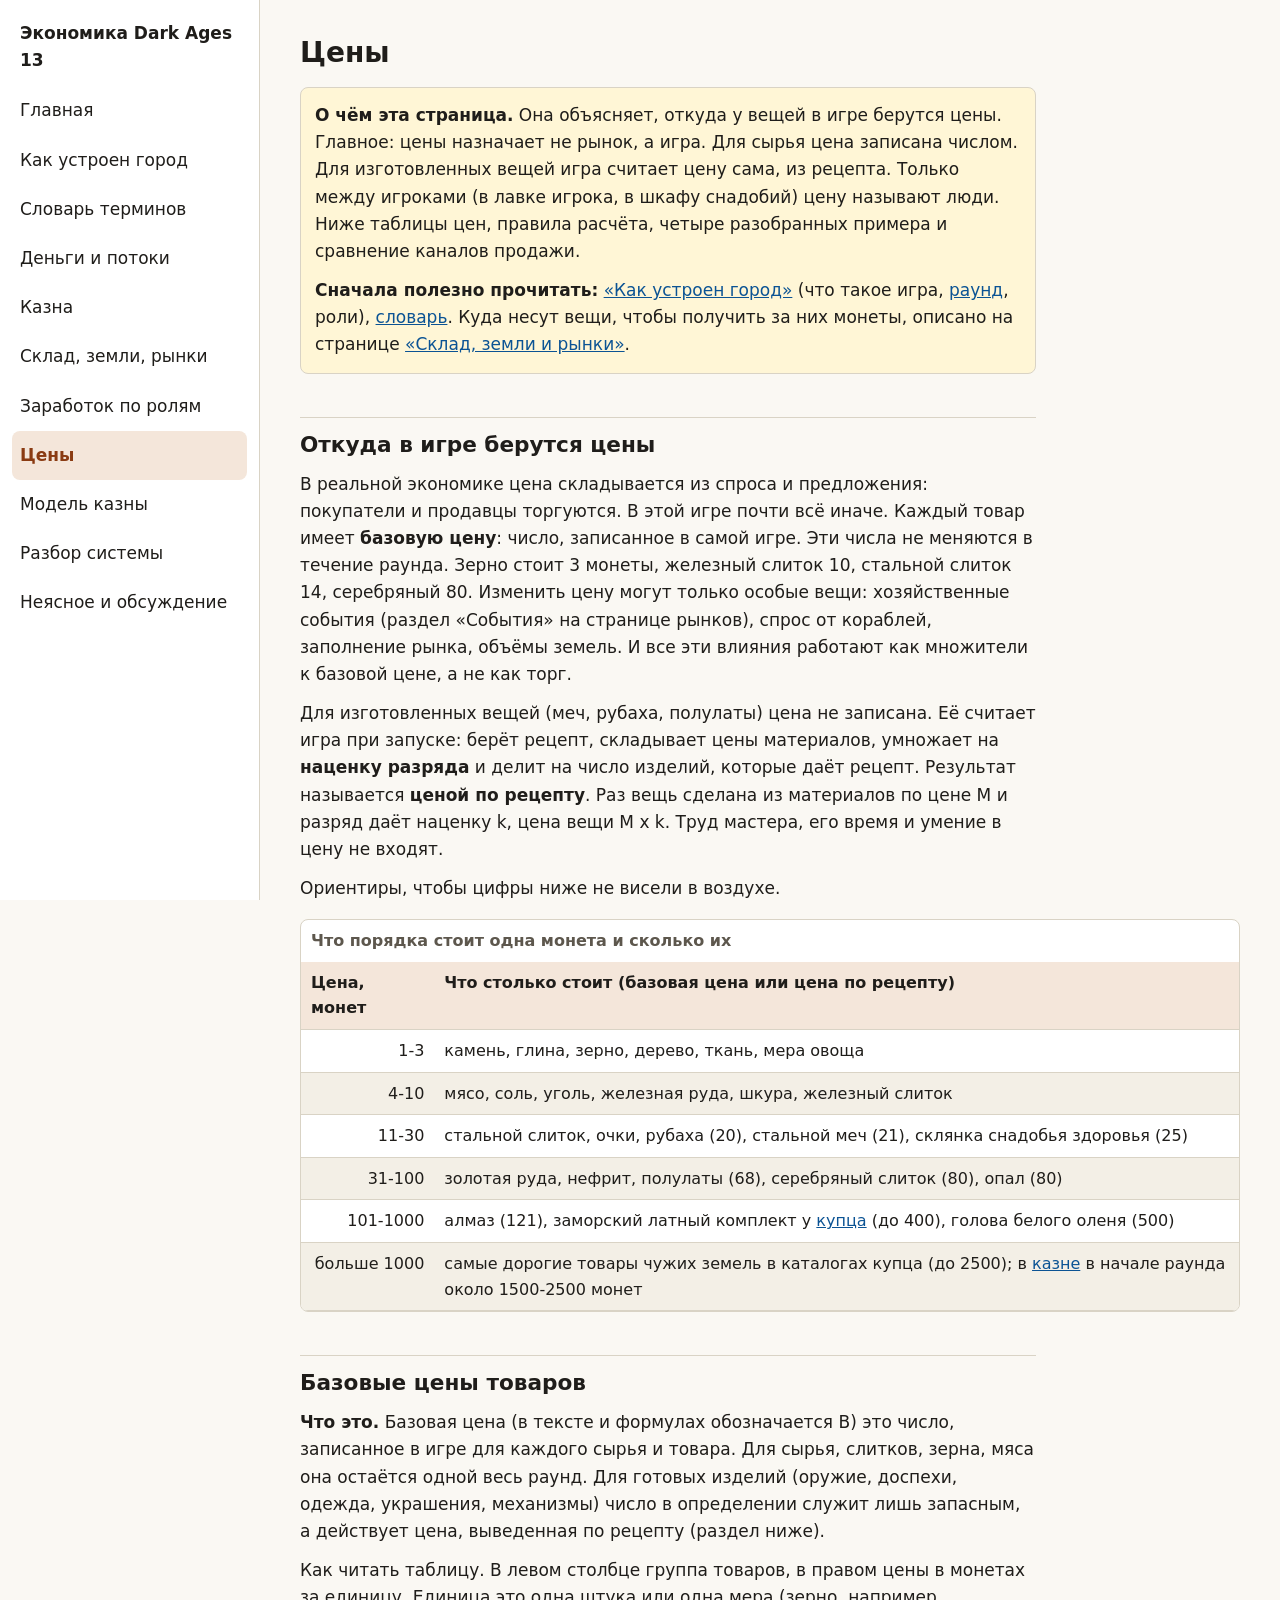
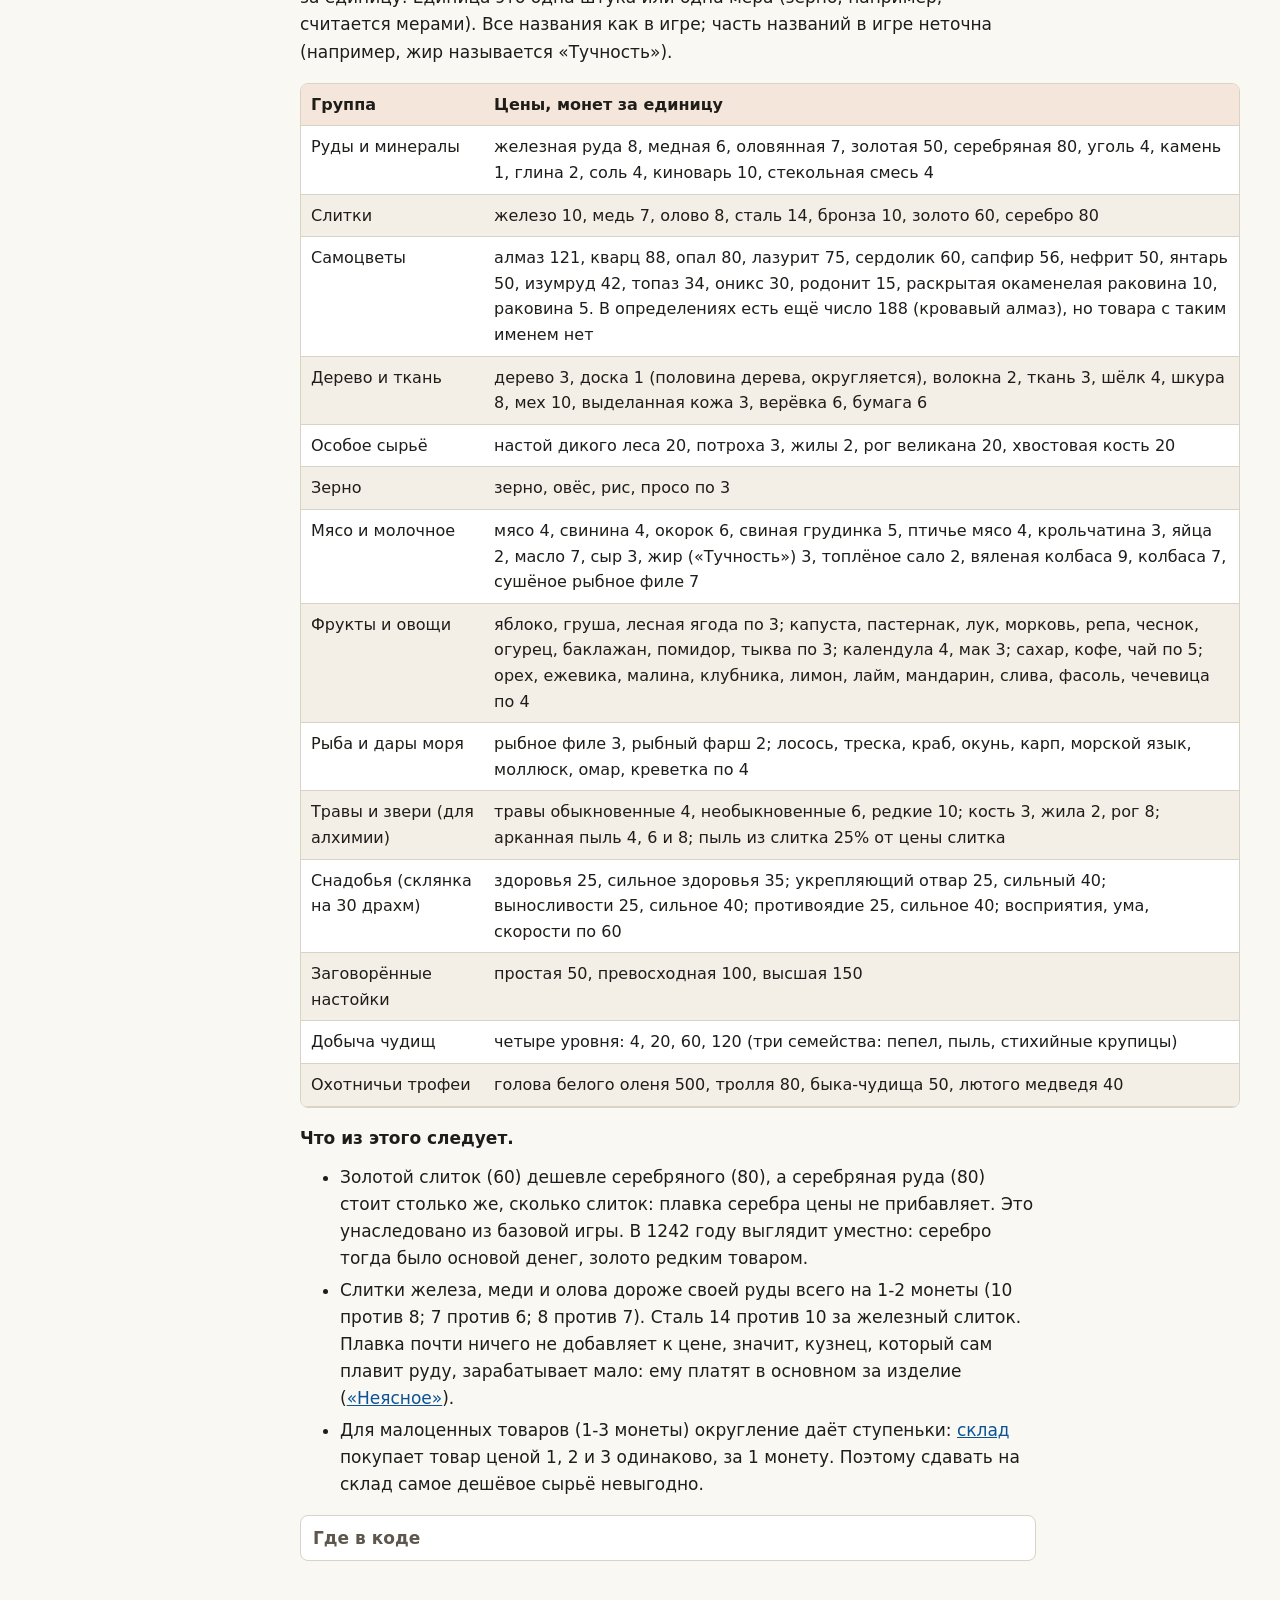
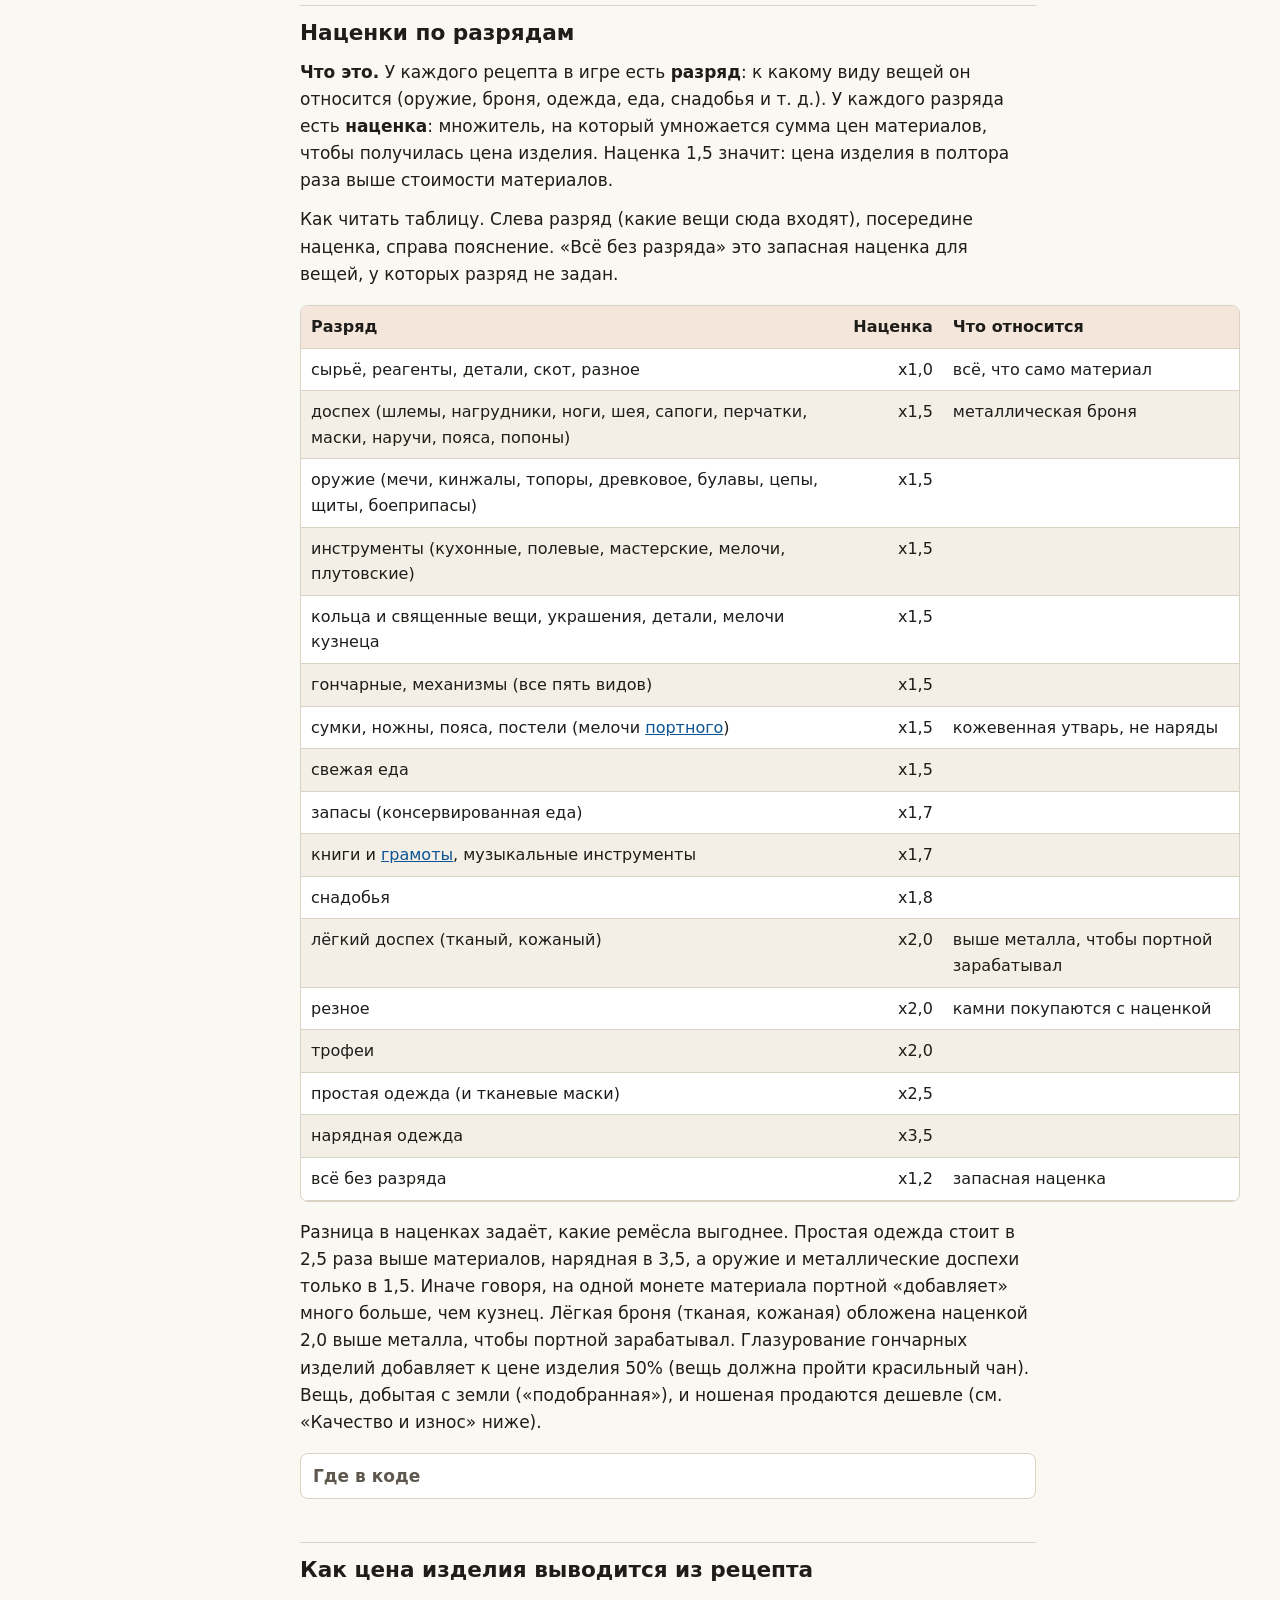
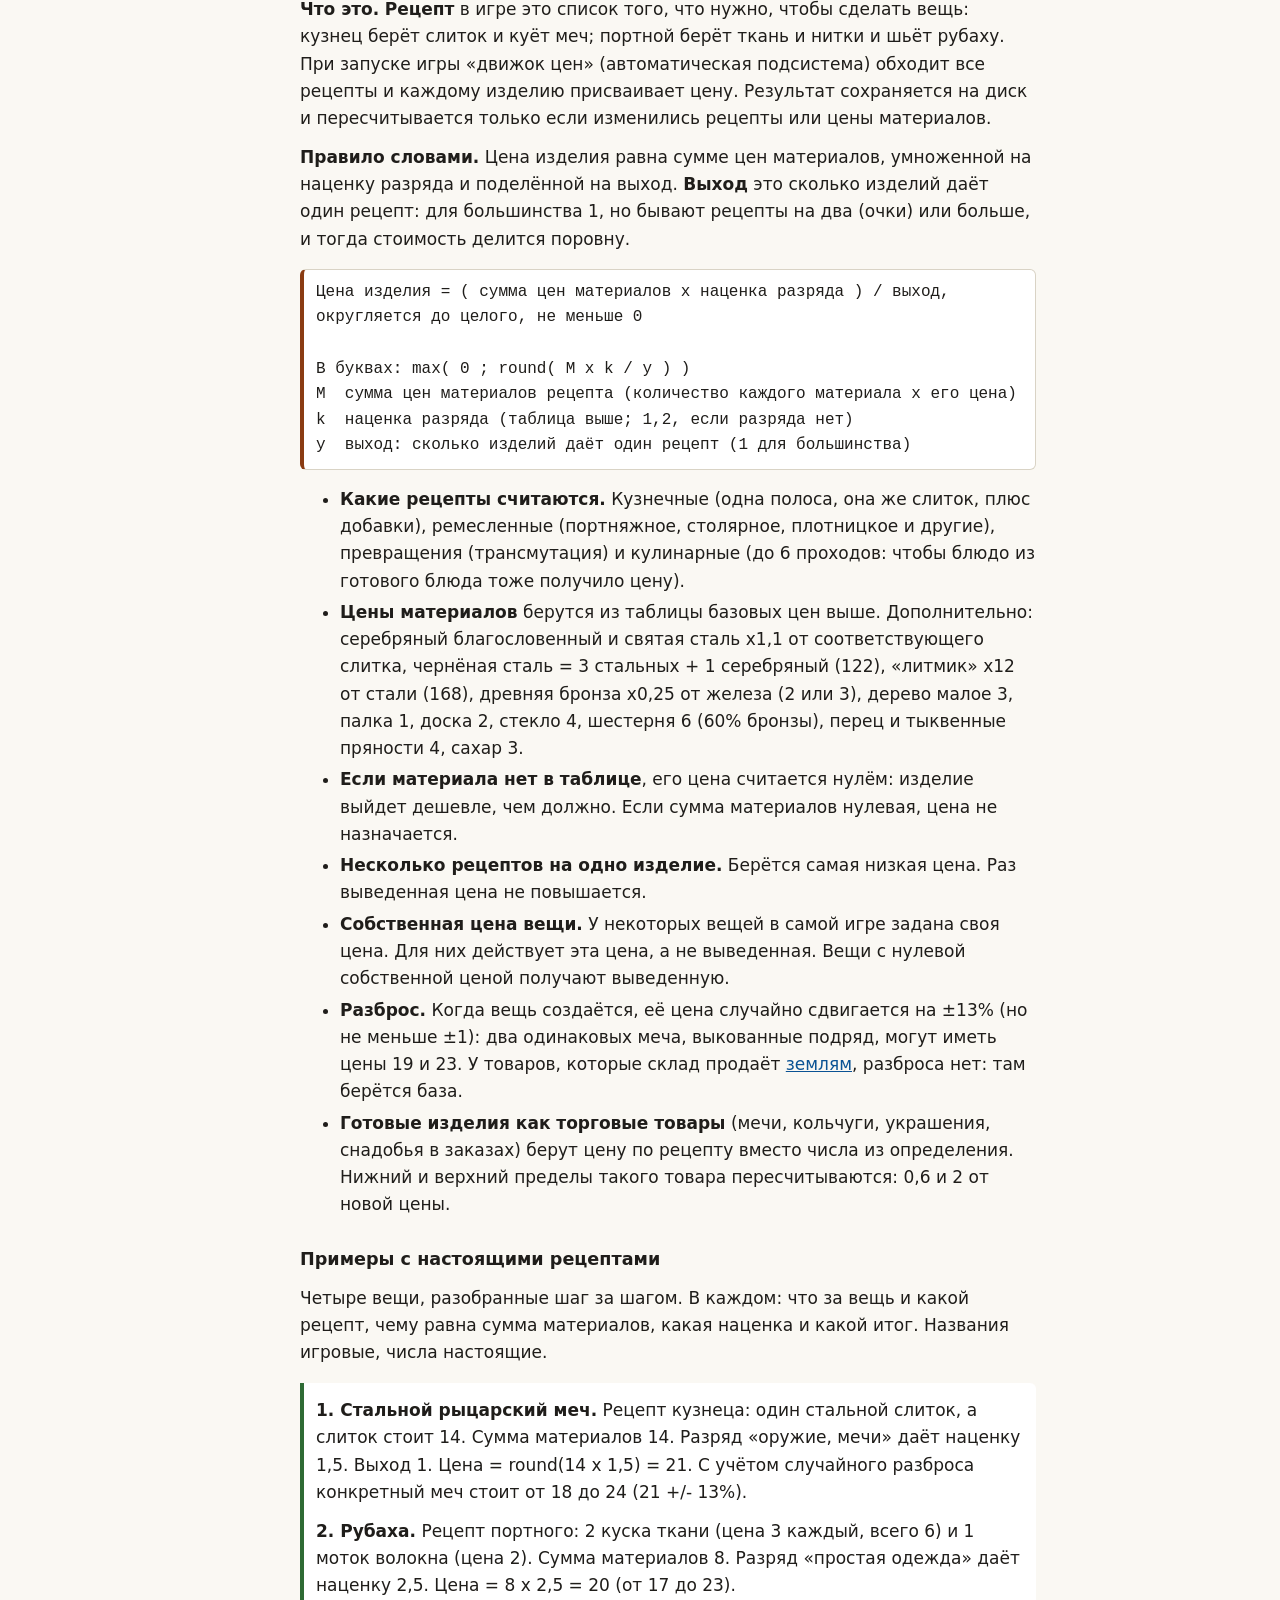
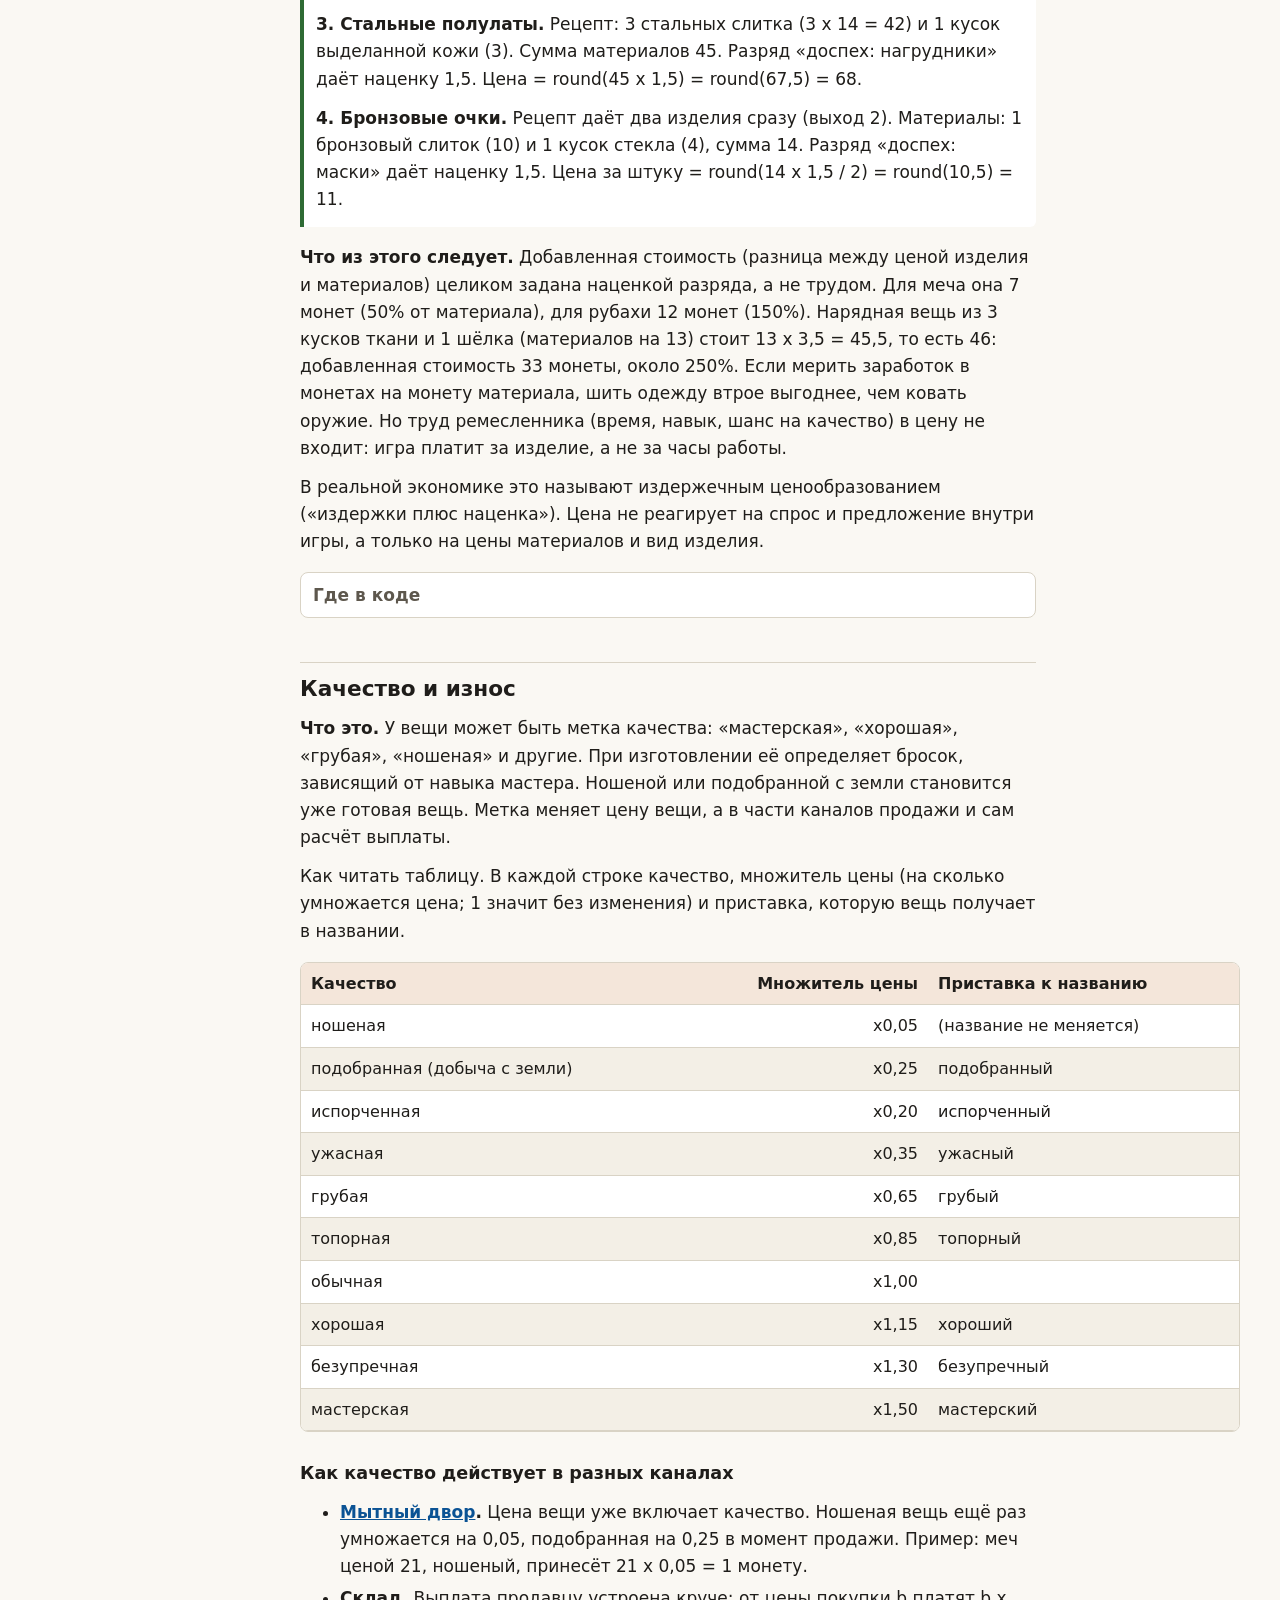
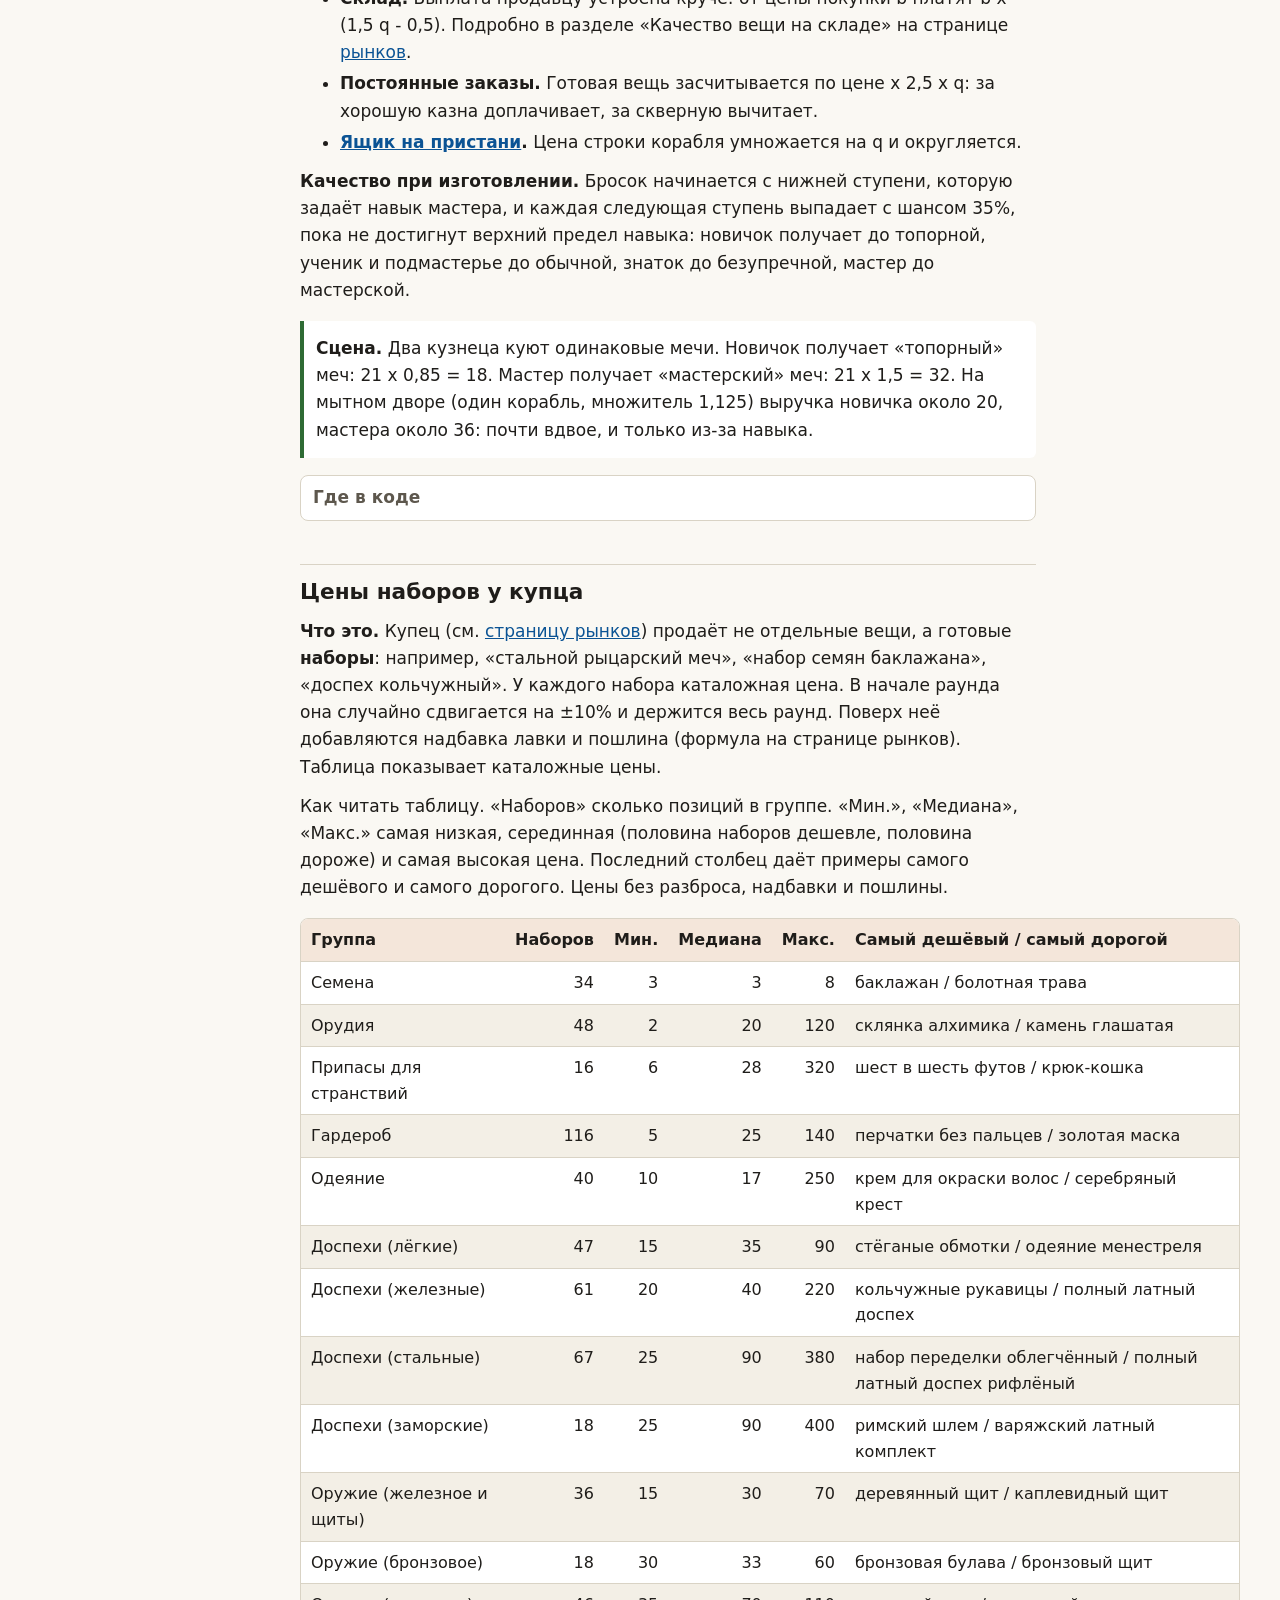
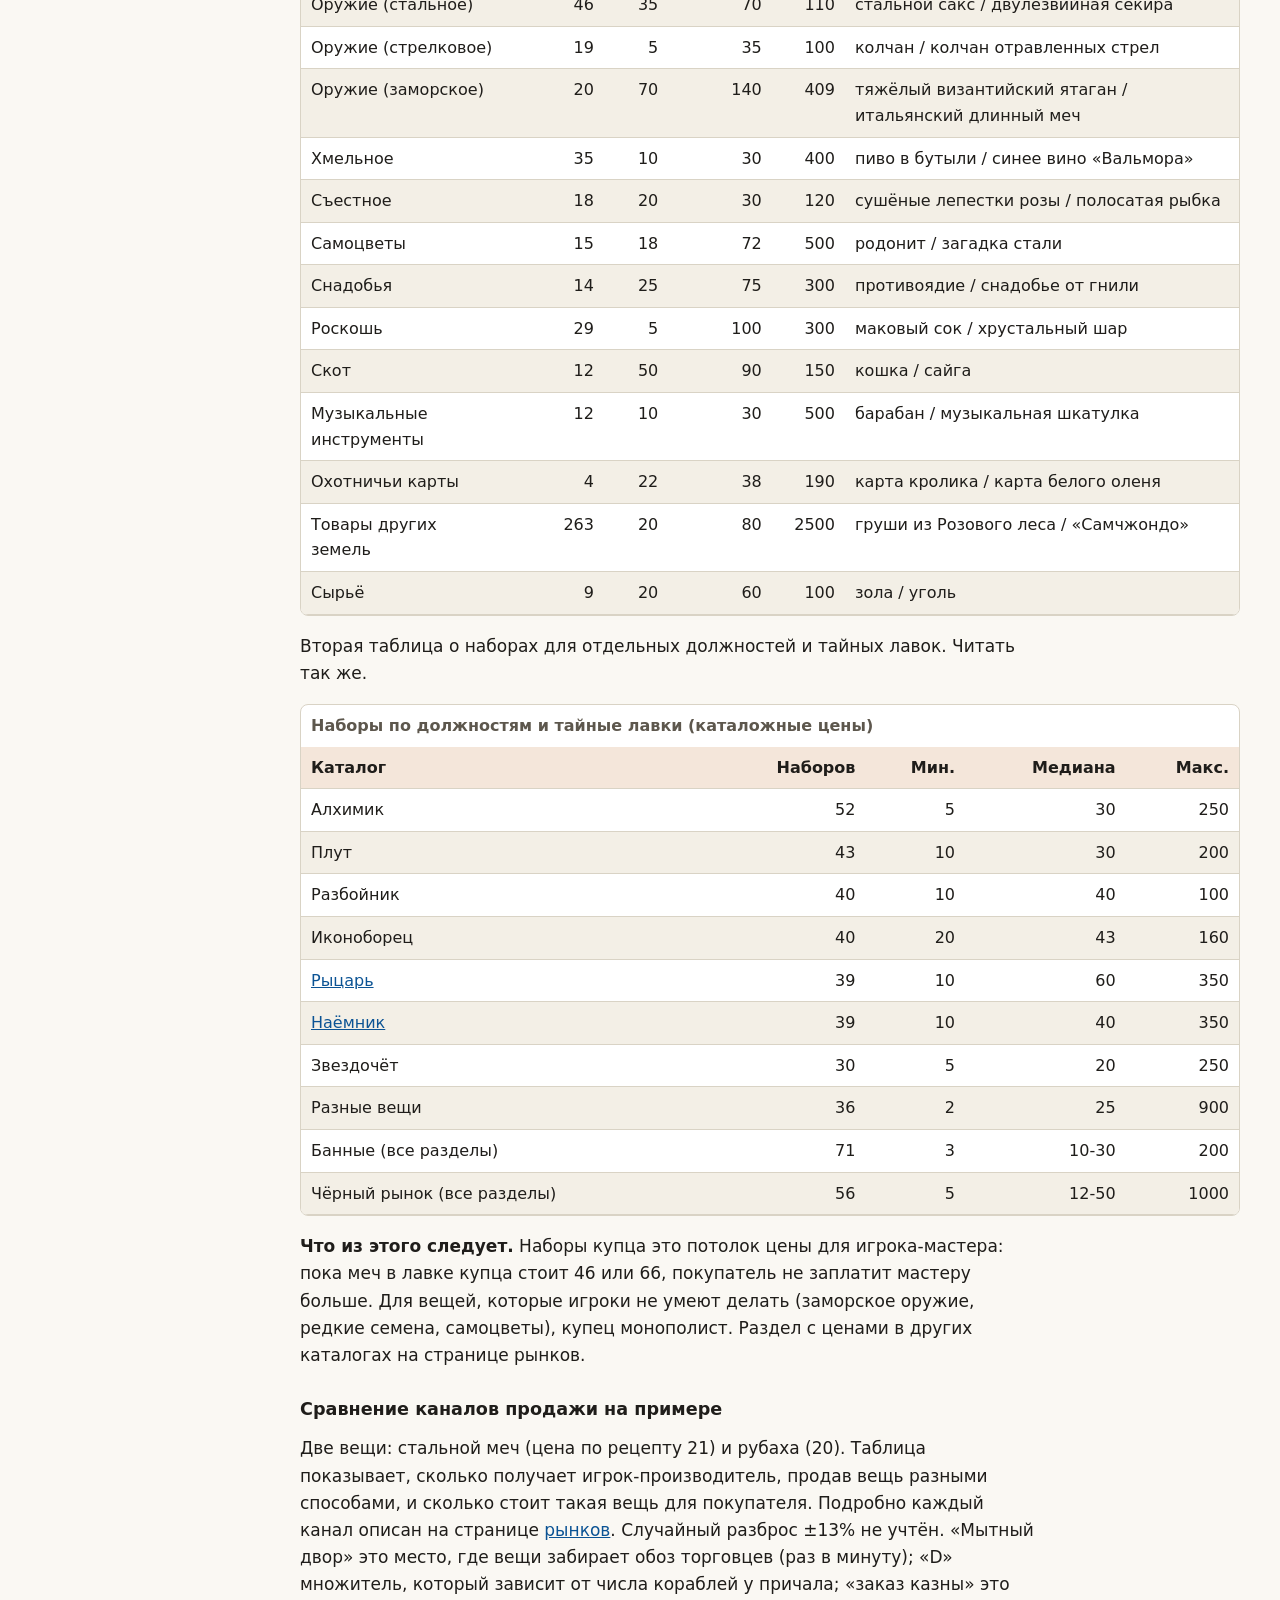
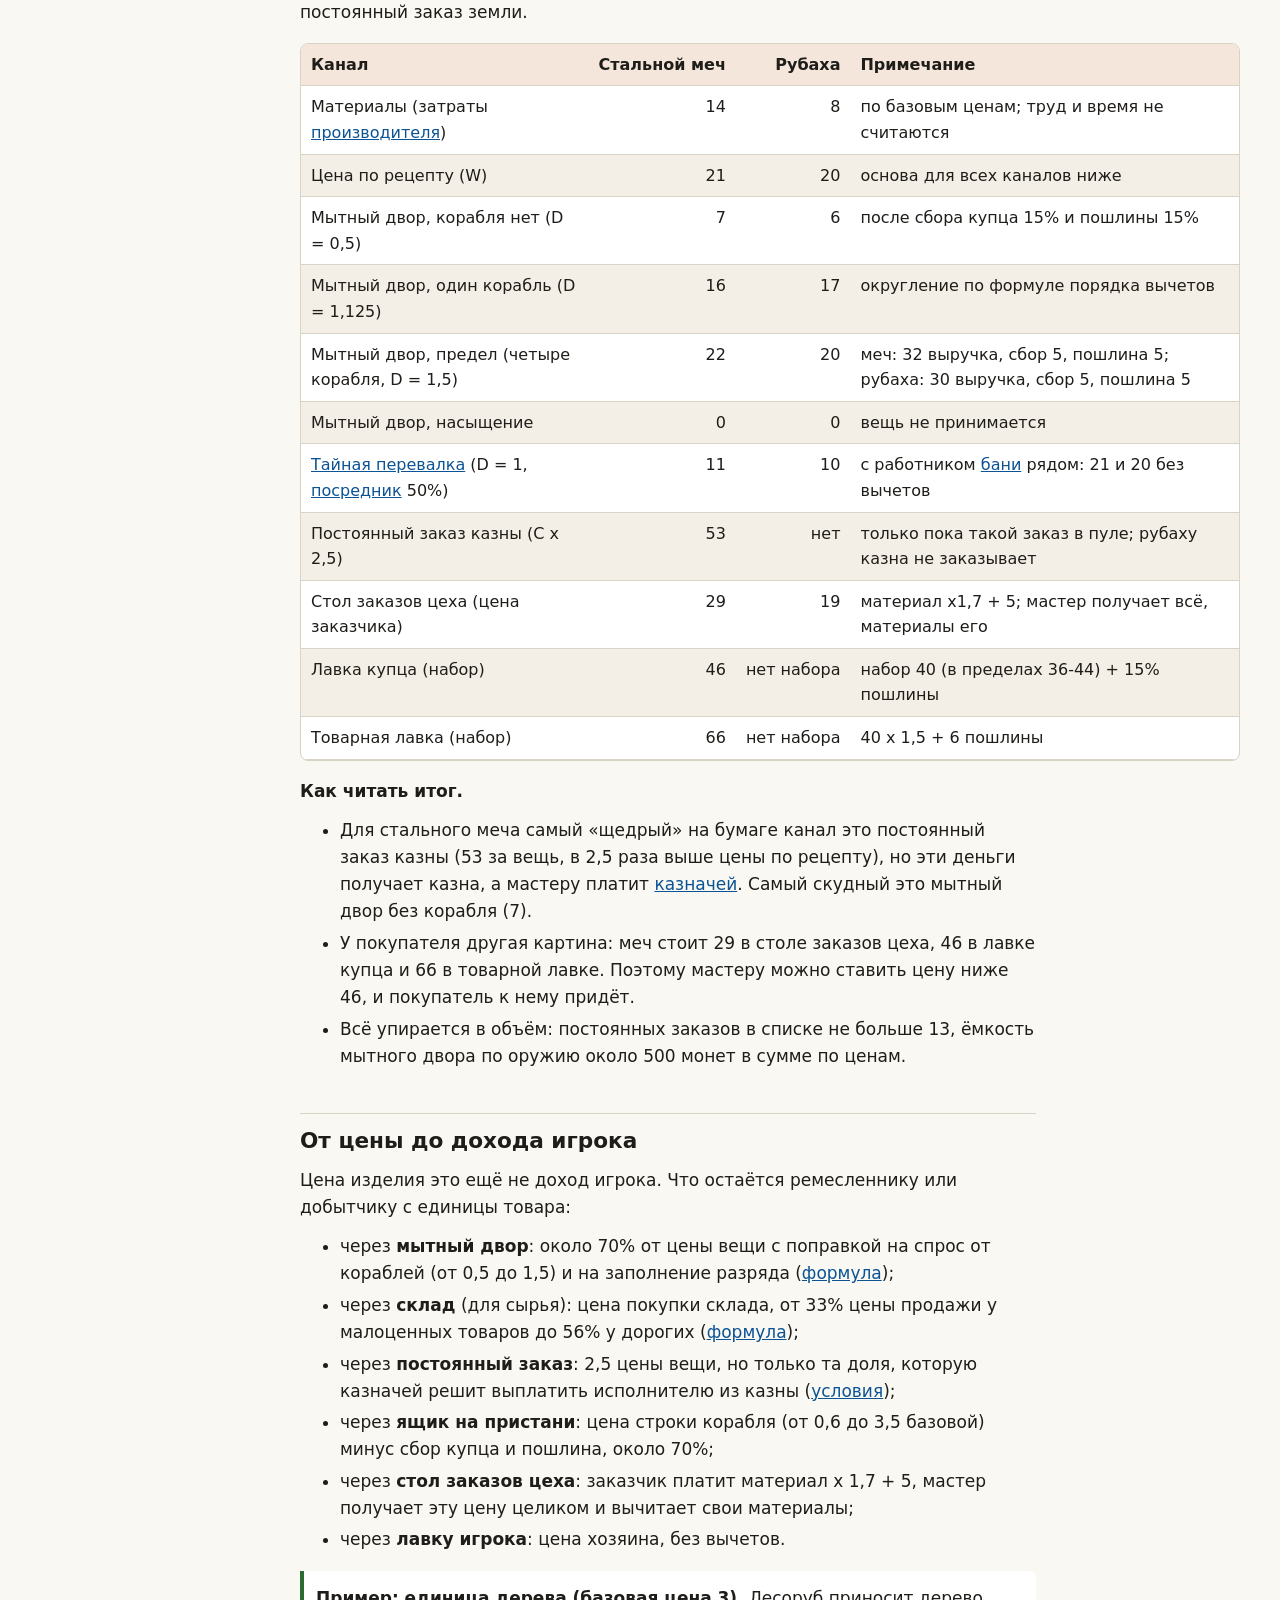
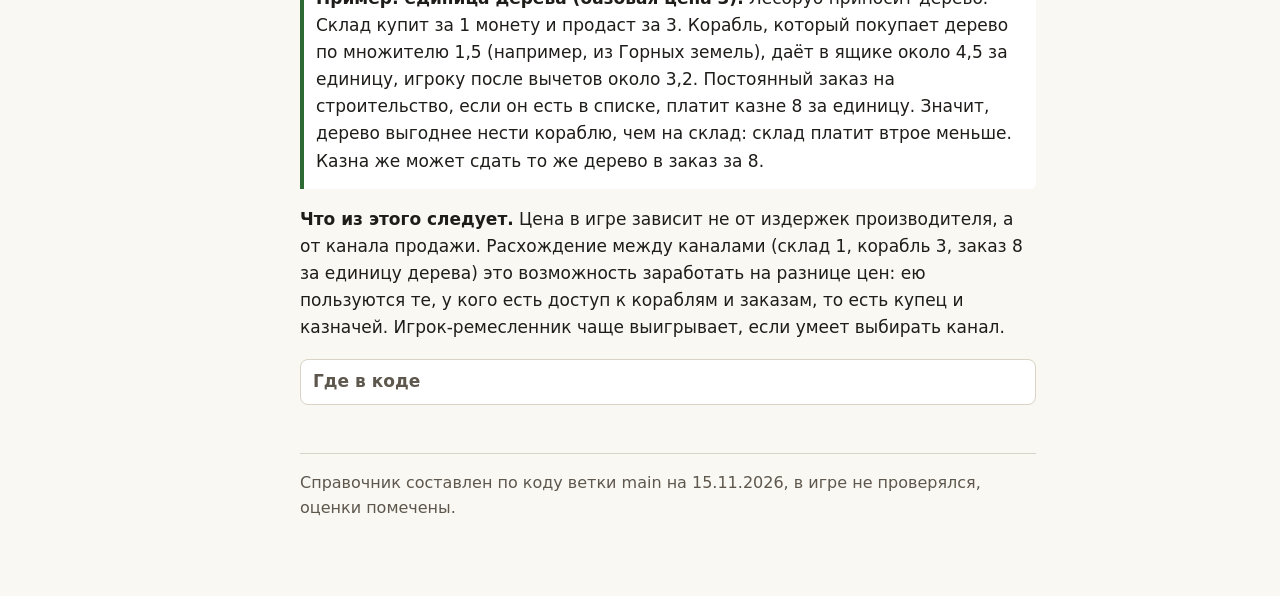
<file: prices.html>
<!doctype html>
<html lang="ru">
<head>
<meta charset="utf-8">
<meta name="viewport" content="width=device-width, initial-scale=1">
<title>Цены — Экономика Dark Ages 13</title>
<meta name="description" content="Откуда в игре берутся цены: базовые цены товаров, наценки по разрядам, как цена изделия выводится из рецепта (меч, рубаха, полулаты, очки), качество и износ, цены наборов у купца и сравнение каналов продажи.">
<link rel="stylesheet" href="assets/style.css">
</head>
<body>
<div class="layout">
<div id="nav-root"></div>
<main id="top">
<noscript><p><a href="index.html">На главную</a></p></noscript>

<h1>Цены</h1>

<div class="note">
<p><b>О чём эта страница.</b> Она объясняет, откуда у вещей в игре берутся цены. Главное: цены назначает не рынок, а игра. Для сырья цена записана числом. Для изготовленных вещей игра считает цену сама, из рецепта. Только между игроками (в лавке игрока, в шкафу снадобий) цену называют люди. Ниже таблицы цен, правила расчёта, четыре разобранных примера и сравнение каналов продажи.</p>
<p><b>Сначала полезно прочитать:</b> <a href="world.html">«Как устроен город»</a> (что такое игра, <a href="glossary.html#g-raund">раунд</a>, роли), <a href="glossary.html">словарь</a>. Куда несут вещи, чтобы получить за них монеты, описано на странице <a href="markets.html">«Склад, земли и рынки»</a>.</p>
</div>

<h2 id="intro">Откуда в игре берутся цены</h2>
<p>В реальной экономике цена складывается из спроса и предложения: покупатели и продавцы торгуются. В этой игре почти всё иначе. Каждый товар имеет <b>базовую цену</b>: число, записанное в самой игре. Эти числа не меняются в течение раунда. Зерно стоит 3 монеты, железный слиток 10, стальной слиток 14, серебряный 80. Изменить цену могут только особые вещи: хозяйственные события (раздел «События» на странице рынков), спрос от кораблей, заполнение рынка, объёмы земель. И все эти влияния работают как множители к базовой цене, а не как торг.</p>
<p>Для изготовленных вещей (меч, рубаха, полулаты) цена не записана. Её считает игра при запуске: берёт рецепт, складывает цены материалов, умножает на <b>наценку разряда</b> и делит на число изделий, которые даёт рецепт. Результат называется <b>ценой по рецепту</b>. Раз вещь сделана из материалов по цене M и разряд даёт наценку k, цена вещи M x k. Труд мастера, его время и умение в цену не входят.</p>
<p>Ориентиры, чтобы цифры ниже не висели в воздухе.</p>
<div class="tw">
<table>
<caption>Что порядка стоит одна монета и сколько их</caption>
<thead><tr><th>Цена, монет</th><th>Что столько стоит (базовая цена или цена по рецепту)</th></tr></thead>
<tbody>
<tr><td class="n">1-3</td><td>камень, глина, зерно, дерево, ткань, мера овоща</td></tr>
<tr><td class="n">4-10</td><td>мясо, соль, уголь, железная руда, шкура, железный слиток</td></tr>
<tr><td class="n">11-30</td><td>стальной слиток, очки, рубаха (20), стальной меч (21), склянка снадобья здоровья (25)</td></tr>
<tr><td class="n">31-100</td><td>золотая руда, нефрит, полулаты (68), серебряный слиток (80), опал (80)</td></tr>
<tr><td class="n">101-1000</td><td>алмаз (121), заморский латный комплект у <a href="glossary.html#g-kupets">купца</a> (до 400), голова белого оленя (500)</td></tr>
<tr><td class="n">больше 1000</td><td>самые дорогие товары чужих земель в каталогах купца (до 2500); в <a href="glossary.html#g-kazna">казне</a> в начале раунда около 1500-2500 монет</td></tr>
</tbody>
</table>
</div>

<h2 id="raw">Базовые цены товаров</h2>
<p><b>Что это.</b> Базовая цена (в тексте и формулах обозначается B) это число, записанное в игре для каждого сырья и товара. Для сырья, слитков, зерна, мяса она остаётся одной весь раунд. Для готовых изделий (оружие, доспехи, одежда, украшения, механизмы) число в определении служит лишь запасным, а действует цена, выведенная по рецепту (раздел ниже).</p>
<p>Как читать таблицу. В левом столбце группа товаров, в правом цены в монетах за единицу. Единица это одна штука или одна мера (зерно, например, считается мерами). Все названия как в игре; часть названий в игре неточна (например, жир называется «Тучность»).</p>
<div class="tw"><table>
<thead><tr><th>Группа</th><th>Цены, монет за единицу</th></tr></thead>
<tbody>
<tr><td>Руды и минералы</td><td>железная руда 8, медная 6, оловянная 7, золотая 50, серебряная 80, уголь 4, камень 1, глина 2, соль 4, киноварь 10, стекольная смесь 4</td></tr>
<tr><td>Слитки</td><td>железо 10, медь 7, олово 8, сталь 14, бронза 10, золото 60, серебро 80</td></tr>
<tr><td>Самоцветы</td><td>алмаз 121, кварц 88, опал 80, лазурит 75, сердолик 60, сапфир 56, нефрит 50, янтарь 50, изумруд 42, топаз 34, оникс 30, родонит 15, раскрытая окаменелая раковина 10, раковина 5. В определениях есть ещё число 188 (кровавый алмаз), но товара с таким именем нет</td></tr>
<tr><td>Дерево и ткань</td><td>дерево 3, доска 1 (половина дерева, округляется), волокна 2, ткань 3, шёлк 4, шкура 8, мех 10, выделанная кожа 3, верёвка 6, бумага 6</td></tr>
<tr><td>Особое сырьё</td><td>настой дикого леса 20, потроха 3, жилы 2, рог великана 20, хвостовая кость 20</td></tr>
<tr><td>Зерно</td><td>зерно, овёс, рис, просо по 3</td></tr>
<tr><td>Мясо и молочное</td><td>мясо 4, свинина 4, окорок 6, свиная грудинка 5, птичье мясо 4, крольчатина 3, яйца 2, масло 7, сыр 3, жир («Тучность») 3, топлёное сало 2, вяленая колбаса 9, колбаса 7, сушёное рыбное филе 7</td></tr>
<tr><td>Фрукты и овощи</td><td>яблоко, груша, лесная ягода по 3; капуста, пастернак, лук, морковь, репа, чеснок, огурец, баклажан, помидор, тыква по 3; календула 4, мак 3; сахар, кофе, чай по 5; орех, ежевика, малина, клубника, лимон, лайм, мандарин, слива, фасоль, чечевица по 4</td></tr>
<tr><td>Рыба и дары моря</td><td>рыбное филе 3, рыбный фарш 2; лосось, треска, краб, окунь, карп, морской язык, моллюск, омар, креветка по 4</td></tr>
<tr><td>Травы и звери (для алхимии)</td><td>травы обыкновенные 4, необыкновенные 6, редкие 10; кость 3, жила 2, рог 8; арканная пыль 4, 6 и 8; пыль из слитка 25% от цены слитка</td></tr>
<tr><td>Снадобья (склянка на 30 драхм)</td><td>здоровья 25, сильное здоровья 35; укрепляющий отвар 25, сильный 40; выносливости 25, сильное 40; противоядие 25, сильное 40; восприятия, ума, скорости по 60</td></tr>
<tr><td>Заговорённые настойки</td><td>простая 50, превосходная 100, высшая 150</td></tr>
<tr><td>Добыча чудищ</td><td>четыре уровня: 4, 20, 60, 120 (три семейства: пепел, пыль, стихийные крупицы)</td></tr>
<tr><td>Охотничьи трофеи</td><td>голова белого оленя 500, тролля 80, быка-чудища 50, лютого медведя 40</td></tr>
</tbody>
</table></div>
<p><b>Что из этого следует.</b></p>
<ul>
<li>Золотой слиток (60) дешевле серебряного (80), а серебряная руда (80) стоит столько же, сколько слиток: плавка серебра цены не прибавляет. Это унаследовано из базовой игры. В 1242 году выглядит уместно: серебро тогда было основой денег, золото редким товаром.</li>
<li>Слитки железа, меди и олова дороже своей руды всего на 1-2 монеты (10 против 8; 7 против 6; 8 против 7). Сталь 14 против 10 за железный слиток. Плавка почти ничего не добавляет к цене, значит, кузнец, который сам плавит руду, зарабатывает мало: ему платят в основном за изделие (<a href="issues.html">«Неясное»</a>).</li>
<li>Для малоценных товаров (1-3 монеты) округление даёт ступеньки: <a href="glossary.html#g-sklad">склад</a> покупает товар ценой 1, 2 и 3 одинаково, за 1 монету. Поэтому сдавать на склад самое дешёвое сырьё невыгодно.</li>
</ul>
<details><summary>Где в коде</summary><ul>
<li><code>code/__DEFINES/economy/trade_goods.dm:196-396</code> (цены SELLPRICE_*)</li>
<li><code>code/__DEFINES/economy/pricing_defines.dm:186-195</code> (травы, кости, пыль)</li>
<li><code>code/modules/roguetown/roguestock/trade_goods/*.dm</code> (имена и привязка цен к товарам), <code>trophy_heads.dm</code> (голова: 500, 50, 40, 80)</li>
</ul></details>

<h2 id="markup">Наценки по разрядам</h2>
<p><b>Что это.</b> У каждого рецепта в игре есть <b>разряд</b>: к какому виду вещей он относится (оружие, броня, одежда, еда, снадобья и т. д.). У каждого разряда есть <b>наценка</b>: множитель, на который умножается сумма цен материалов, чтобы получилась цена изделия. Наценка 1,5 значит: цена изделия в полтора раза выше стоимости материалов.</p>
<p>Как читать таблицу. Слева разряд (какие вещи сюда входят), посередине наценка, справа пояснение. «Всё без разряда» это запасная наценка для вещей, у которых разряд не задан.</p>
<div class="tw"><table>
<thead><tr><th>Разряд</th><th class="n">Наценка</th><th>Что относится</th></tr></thead>
<tbody>
<tr><td>сырьё, реагенты, детали, скот, разное</td><td class="n">x1,0</td><td>всё, что само материал</td></tr>
<tr><td>доспех (шлемы, нагрудники, ноги, шея, сапоги, перчатки, маски, наручи, пояса, попоны)</td><td class="n">x1,5</td><td>металлическая броня</td></tr>
<tr><td>оружие (мечи, кинжалы, топоры, древковое, булавы, цепы, щиты, боеприпасы)</td><td class="n">x1,5</td><td></td></tr>
<tr><td>инструменты (кухонные, полевые, мастерские, мелочи, плутовские)</td><td class="n">x1,5</td><td></td></tr>
<tr><td>кольца и священные вещи, украшения, детали, мелочи кузнеца</td><td class="n">x1,5</td><td></td></tr>
<tr><td>гончарные, механизмы (все пять видов)</td><td class="n">x1,5</td><td></td></tr>
<tr><td>сумки, ножны, пояса, постели (мелочи <a href="glossary.html#g-portnoy">портного</a>)</td><td class="n">x1,5</td><td>кожевенная утварь, не наряды</td></tr>
<tr><td>свежая еда</td><td class="n">x1,5</td><td></td></tr>
<tr><td>запасы (консервированная еда)</td><td class="n">x1,7</td><td></td></tr>
<tr><td>книги и <a href="glossary.html#g-gramota">грамоты</a>, музыкальные инструменты</td><td class="n">x1,7</td><td></td></tr>
<tr><td>снадобья</td><td class="n">x1,8</td><td></td></tr>
<tr><td>лёгкий доспех (тканый, кожаный)</td><td class="n">x2,0</td><td>выше металла, чтобы портной зарабатывал</td></tr>
<tr><td>резное</td><td class="n">x2,0</td><td>камни покупаются с наценкой</td></tr>
<tr><td>трофеи</td><td class="n">x2,0</td><td></td></tr>
<tr><td>простая одежда (и тканевые маски)</td><td class="n">x2,5</td><td></td></tr>
<tr><td>нарядная одежда</td><td class="n">x3,5</td><td></td></tr>
<tr><td>всё без разряда</td><td class="n">x1,2</td><td>запасная наценка</td></tr>
</tbody>
</table></div>
<p>Разница в наценках задаёт, какие ремёсла выгоднее. Простая одежда стоит в 2,5 раза выше материалов, нарядная в 3,5, а оружие и металлические доспехи только в 1,5. Иначе говоря, на одной монете материала портной «добавляет» много больше, чем кузнец. Лёгкая броня (тканая, кожаная) обложена наценкой 2,0 выше металла, чтобы портной зарабатывал. Глазурование гончарных изделий добавляет к цене изделия 50% (вещь должна пройти красильный чан). Вещь, добытая с земли («подобранная»), и ношеная продаются дешевле (см. «Качество и износ» ниже).</p>
<details><summary>Где в коде</summary><ul>
<li><code>code/__DEFINES/economy/pricing_defines.dm:1-97</code> (наценки MARKUP_*, запасная 1,2), <code>code/modules/roguetown/roguestock/pricing_engine.dm:7-63</code> (таблица наценок)</li>
<li><code>code/modules/roguetown/roguejobs/blacksmith/items.dm:100-120</code> (глазурь)</li>
</ul></details>

<h2 id="derive">Как цена изделия выводится из рецепта</h2>
<p><b>Что это.</b> <b>Рецепт</b> в игре это список того, что нужно, чтобы сделать вещь: кузнец берёт слиток и куёт меч; портной берёт ткань и нитки и шьёт рубаху. При запуске игры «движок цен» (автоматическая подсистема) обходит все рецепты и каждому изделию присваивает цену. Результат сохраняется на диск и пересчитывается только если изменились рецепты или цены материалов.</p>
<p><b>Правило словами.</b> Цена изделия равна сумме цен материалов, умноженной на наценку разряда и поделённой на выход. <b>Выход</b> это сколько изделий даёт один рецепт: для большинства 1, но бывают рецепты на два (очки) или больше, и тогда стоимость делится поровну.</p>
<div class="formula">Цена изделия = ( сумма цен материалов x наценка разряда ) / выход, округляется до целого, не меньше 0

В буквах: max( 0 ; round( M x k / y ) )
M  сумма цен материалов рецепта (количество каждого материала x его цена)
k  наценка разряда (таблица выше; 1,2, если разряда нет)
y  выход: сколько изделий даёт один рецепт (1 для большинства)</div>
<ul>
<li><b>Какие рецепты считаются.</b> Кузнечные (одна полоса, она же слиток, плюс добавки), ремесленные (портняжное, столярное, плотницкое и другие), превращения (трансмутация) и кулинарные (до 6 проходов: чтобы блюдо из готового блюда тоже получило цену).</li>
<li><b>Цены материалов</b> берутся из таблицы базовых цен выше. Дополнительно: серебряный благословенный и святая сталь x1,1 от соответствующего слитка, чернёная сталь = 3 стальных + 1 серебряный (122), «литмик» x12 от стали (168), древняя бронза x0,25 от железа (2 или 3), дерево малое 3, палка 1, доска 2, стекло 4, шестерня 6 (60% бронзы), перец и тыквенные пряности 4, сахар 3.</li>
<li><b>Если материала нет в таблице</b>, его цена считается нулём: изделие выйдет дешевле, чем должно. Если сумма материалов нулевая, цена не назначается.</li>
<li><b>Несколько рецептов на одно изделие.</b> Берётся самая низкая цена. Раз выведенная цена не повышается.</li>
<li><b>Собственная цена вещи.</b> У некоторых вещей в самой игре задана своя цена. Для них действует эта цена, а не выведенная. Вещи с нулевой собственной ценой получают выведенную.</li>
<li><b>Разброс.</b> Когда вещь создаётся, её цена случайно сдвигается на ±13% (но не меньше ±1): два одинаковых меча, выкованные подряд, могут иметь цены 19 и 23. У товаров, которые склад продаёт <a href="glossary.html#g-zemlya">землям</a>, разброса нет: там берётся база.</li>
<li><b>Готовые изделия как торговые товары</b> (мечи, кольчуги, украшения, снадобья в заказах) берут цену по рецепту вместо числа из определения. Нижний и верхний пределы такого товара пересчитываются: 0,6 и 2 от новой цены.</li>
</ul>

<h3>Примеры с настоящими рецептами</h3>
<p>Четыре вещи, разобранные шаг за шагом. В каждом: что за вещь и какой рецепт, чему равна сумма материалов, какая наценка и какой итог. Названия игровые, числа настоящие.</p>
<div class="example">
<p><b>1. Стальной рыцарский меч.</b> Рецепт кузнеца: один стальной слиток, а слиток стоит 14. Сумма материалов 14. Разряд «оружие, мечи» даёт наценку 1,5. Выход 1. Цена = round(14 x 1,5) = 21. С учётом случайного разброса конкретный меч стоит от 18 до 24 (21 +/- 13%).</p>
<p><b>2. Рубаха.</b> Рецепт портного: 2 куска ткани (цена 3 каждый, всего 6) и 1 моток волокна (цена 2). Сумма материалов 8. Разряд «простая одежда» даёт наценку 2,5. Цена = 8 x 2,5 = 20 (от 17 до 23).</p>
<p><b>3. Стальные полулаты.</b> Рецепт: 3 стальных слитка (3 x 14 = 42) и 1 кусок выделанной кожи (3). Сумма материалов 45. Разряд «доспех: нагрудники» даёт наценку 1,5. Цена = round(45 x 1,5) = round(67,5) = 68.</p>
<p><b>4. Бронзовые очки.</b> Рецепт даёт два изделия сразу (выход 2). Материалы: 1 бронзовый слиток (10) и 1 кусок стекла (4), сумма 14. Разряд «доспех: маски» даёт наценку 1,5. Цена за штуку = round(14 x 1,5 / 2) = round(10,5) = 11.</p>
</div>
<p><b>Что из этого следует.</b> Добавленная стоимость (разница между ценой изделия и материалов) целиком задана наценкой разряда, а не трудом. Для меча она 7 монет (50% от материала), для рубахи 12 монет (150%). Нарядная вещь из 3 кусков ткани и 1 шёлка (материалов на 13) стоит 13 x 3,5 = 45,5, то есть 46: добавленная стоимость 33 монеты, около 250%. Если мерить заработок в монетах на монету материала, шить одежду втрое выгоднее, чем ковать оружие. Но труд ремесленника (время, навык, шанс на качество) в цену не входит: игра платит за изделие, а не за часы работы.</p>
<p>В реальной экономике это называют издержечным ценообразованием («издержки плюс наценка»). Цена не реагирует на спрос и предложение внутри игры, а только на цены материалов и вид изделия.</p>
<details><summary>Где в коде</summary><ul>
<li><code>code/modules/roguetown/roguestock/pricing_engine.dm:65-96</code> (цены материалов), <code>:98-146</code> (обход рецептов), <code>:326-447</code> (кузнечные, ремесленные, превращения), <code>:449-495</code> (кулинарные), <code>:529-535</code> (формула цены), <code>:567-575</code> (минимальная цена), <code>:625-745</code> (кеш)</li>
<li><code>code/modules/cargo/exports.dm:36-59</code> (разброс ±13%, использование выведенной цены)</li>
<li><code>code/modules/roguetown/roguejobs/blacksmith/anvil_recipes/weapons.dm:957-962</code> (меч), <code>armor.dm:1256-1262</code> (полулаты), <code>:496-503</code> (очки), <code>code/modules/roguetown/roguecrafting/sewing.dm:258-264</code> (рубаха)</li>
</ul></details>

<h2 id="quality">Качество и износ</h2>
<p><b>Что это.</b> У вещи может быть метка качества: «мастерская», «хорошая», «грубая», «ношеная» и другие. При изготовлении её определяет бросок, зависящий от навыка мастера. Ношеной или подобранной с земли становится уже готовая вещь. Метка меняет цену вещи, а в части каналов продажи и сам расчёт выплаты.</p>
<p>Как читать таблицу. В каждой строке качество, множитель цены (на сколько умножается цена; 1 значит без изменения) и приставка, которую вещь получает в названии.</p>
<div class="tw"><table>
<thead><tr><th>Качество</th><th class="n">Множитель цены</th><th>Приставка к названию</th></tr></thead>
<tbody>
<tr><td>ношеная</td><td class="n">x0,05</td><td>(название не меняется)</td></tr>
<tr><td>подобранная (добыча с земли)</td><td class="n">x0,25</td><td>подобранный</td></tr>
<tr><td>испорченная</td><td class="n">x0,20</td><td>испорченный</td></tr>
<tr><td>ужасная</td><td class="n">x0,35</td><td>ужасный</td></tr>
<tr><td>грубая</td><td class="n">x0,65</td><td>грубый</td></tr>
<tr><td>топорная</td><td class="n">x0,85</td><td>топорный</td></tr>
<tr><td>обычная</td><td class="n">x1,00</td><td></td></tr>
<tr><td>хорошая</td><td class="n">x1,15</td><td>хороший</td></tr>
<tr><td>безупречная</td><td class="n">x1,30</td><td>безупречный</td></tr>
<tr><td>мастерская</td><td class="n">x1,50</td><td>мастерский</td></tr>
</tbody>
</table></div>
<h3>Как качество действует в разных каналах</h3>
<ul>
<li><b><a href="glossary.html#g-mytny">Мытный двор</a>.</b> Цена вещи уже включает качество. Ношеная вещь ещё раз умножается на 0,05, подобранная на 0,25 в момент продажи. Пример: меч ценой 21, ношеный, принесёт 21 x 0,05 = 1 монету.</li>
<li><b>Склад.</b> Выплата продавцу устроена круче: от цены покупки b платят b x (1,5 q - 0,5). Подробно в разделе «Качество вещи на складе» на странице <a href="markets.html#stockpile">рынков</a>.</li>
<li><b>Постоянные заказы.</b> Готовая вещь засчитывается по цене x 2,5 x q: за хорошую казна доплачивает, за скверную вычитает.</li>
<li><b><a href="glossary.html#g-yashchik">Ящик на пристани</a>.</b> Цена строки корабля умножается на q и округляется.</li>
</ul>
<p><b>Качество при изготовлении.</b> Бросок начинается с нижней ступени, которую задаёт навык мастера, и каждая следующая ступень выпадает с шансом 35%, пока не достигнут верхний предел навыка: новичок получает до топорной, ученик и подмастерье до обычной, знаток до безупречной, мастер до мастерской.</p>
<div class="example"><p><b>Сцена.</b> Два кузнеца куют одинаковые мечи. Новичок получает «топорный» меч: 21 x 0,85 = 18. Мастер получает «мастерский» меч: 21 x 1,5 = 32. На мытном дворе (один корабль, множитель 1,125) выручка новичка около 20, мастера около 36: почти вдвое, и только из-за навыка.</p></div>
<details><summary>Где в коде</summary><ul>
<li><code>code/__DEFINES/item_quality.dm:1-44</code> (ступени, множители, приставки)</li>
<li><code>code/modules/cargo/exports.dm:43-59</code> (ношеное и подобранное)</li>
<li><code>code/game/objects/items.dm:1810-1845</code> (присвоение качества, ношеное, подобранное)</li>
<li><code>code/modules/roguetown/roguestock/_roguestock.dm:36-52</code>, <code>code/controllers/subsystem/rogue/economy/economy.dm:497-511</code>, <code>code/modules/roguetown/roguemachine/merchant/trade/fulfillment_crate.dm:300-345</code></li>
</ul></details>

<h2 id="packs">Цены наборов у купца</h2>
<p><b>Что это.</b> Купец (см. <a href="markets.html#merchant">страницу рынков</a>) продаёт не отдельные вещи, а готовые <b>наборы</b>: например, «стальной рыцарский меч», «набор семян баклажана», «доспех кольчужный». У каждого набора каталожная цена. В начале раунда она случайно сдвигается на ±10% и держится весь раунд. Поверх неё добавляются надбавка лавки и пошлина (формула на странице рынков). Таблица показывает каталожные цены.</p>
<p>Как читать таблицу. «Наборов» сколько позиций в группе. «Мин.», «Медиана», «Макс.» самая низкая, серединная (половина наборов дешевле, половина дороже) и самая высокая цена. Последний столбец даёт примеры самого дешёвого и самого дорогого. Цены без разброса, надбавки и пошлины.</p>
<div class="tw"><table>
<thead><tr><th>Группа</th><th class="n">Наборов</th><th class="n">Мин.</th><th class="n">Медиана</th><th class="n">Макс.</th><th>Самый дешёвый / самый дорогой</th></tr></thead>
<tbody>
<tr><td>Семена</td><td class="n">34</td><td class="n">3</td><td class="n">3</td><td class="n">8</td><td>баклажан / болотная трава</td></tr>
<tr><td>Орудия</td><td class="n">48</td><td class="n">2</td><td class="n">20</td><td class="n">120</td><td>склянка алхимика / камень глашатая</td></tr>
<tr><td>Припасы для странствий</td><td class="n">16</td><td class="n">6</td><td class="n">28</td><td class="n">320</td><td>шест в шесть футов / крюк-кошка</td></tr>
<tr><td>Гардероб</td><td class="n">116</td><td class="n">5</td><td class="n">25</td><td class="n">140</td><td>перчатки без пальцев / золотая маска</td></tr>
<tr><td>Одеяние</td><td class="n">40</td><td class="n">10</td><td class="n">17</td><td class="n">250</td><td>крем для окраски волос / серебряный крест</td></tr>
<tr><td>Доспехи (лёгкие)</td><td class="n">47</td><td class="n">15</td><td class="n">35</td><td class="n">90</td><td>стёганые обмотки / одеяние менестреля</td></tr>
<tr><td>Доспехи (железные)</td><td class="n">61</td><td class="n">20</td><td class="n">40</td><td class="n">220</td><td>кольчужные рукавицы / полный латный доспех</td></tr>
<tr><td>Доспехи (стальные)</td><td class="n">67</td><td class="n">25</td><td class="n">90</td><td class="n">380</td><td>набор переделки облегчённый / полный латный доспех рифлёный</td></tr>
<tr><td>Доспехи (заморские)</td><td class="n">18</td><td class="n">25</td><td class="n">90</td><td class="n">400</td><td>римский шлем / варяжский латный комплект</td></tr>
<tr><td>Оружие (железное и щиты)</td><td class="n">36</td><td class="n">15</td><td class="n">30</td><td class="n">70</td><td>деревянный щит / каплевидный щит</td></tr>
<tr><td>Оружие (бронзовое)</td><td class="n">18</td><td class="n">30</td><td class="n">33</td><td class="n">60</td><td>бронзовая булава / бронзовый щит</td></tr>
<tr><td>Оружие (стальное)</td><td class="n">46</td><td class="n">35</td><td class="n">70</td><td class="n">110</td><td>стальной сакс / двулезвийная секира</td></tr>
<tr><td>Оружие (стрелковое)</td><td class="n">19</td><td class="n">5</td><td class="n">35</td><td class="n">100</td><td>колчан / колчан отравленных стрел</td></tr>
<tr><td>Оружие (заморское)</td><td class="n">20</td><td class="n">70</td><td class="n">140</td><td class="n">409</td><td>тяжёлый византийский ятаган / итальянский длинный меч</td></tr>
<tr><td>Хмельное</td><td class="n">35</td><td class="n">10</td><td class="n">30</td><td class="n">400</td><td>пиво в бутыли / синее вино «Вальмора»</td></tr>
<tr><td>Съестное</td><td class="n">18</td><td class="n">20</td><td class="n">30</td><td class="n">120</td><td>сушёные лепестки розы / полосатая рыбка</td></tr>
<tr><td>Самоцветы</td><td class="n">15</td><td class="n">18</td><td class="n">72</td><td class="n">500</td><td>родонит / загадка стали</td></tr>
<tr><td>Снадобья</td><td class="n">14</td><td class="n">25</td><td class="n">75</td><td class="n">300</td><td>противоядие / снадобье от гнили</td></tr>
<tr><td>Роскошь</td><td class="n">29</td><td class="n">5</td><td class="n">100</td><td class="n">300</td><td>маковый сок / хрустальный шар</td></tr>
<tr><td>Скот</td><td class="n">12</td><td class="n">50</td><td class="n">90</td><td class="n">150</td><td>кошка / сайга</td></tr>
<tr><td>Музыкальные инструменты</td><td class="n">12</td><td class="n">10</td><td class="n">30</td><td class="n">500</td><td>барабан / музыкальная шкатулка</td></tr>
<tr><td>Охотничьи карты</td><td class="n">4</td><td class="n">22</td><td class="n">38</td><td class="n">190</td><td>карта кролика / карта белого оленя</td></tr>
<tr><td>Товары других земель</td><td class="n">263</td><td class="n">20</td><td class="n">80</td><td class="n">2500</td><td>груши из Розового леса / «Самчжондо»</td></tr>
<tr><td>Сырьё</td><td class="n">9</td><td class="n">20</td><td class="n">60</td><td class="n">100</td><td>зола / уголь</td></tr>
</tbody>
</table></div>
<p>Вторая таблица о наборах для отдельных должностей и тайных лавок. Читать так же.</p>
<div class="tw"><table>
<caption>Наборы по должностям и тайные лавки (каталожные цены)</caption>
<thead><tr><th>Каталог</th><th class="n">Наборов</th><th class="n">Мин.</th><th class="n">Медиана</th><th class="n">Макс.</th></tr></thead>
<tbody>
<tr><td>Алхимик</td><td class="n">52</td><td class="n">5</td><td class="n">30</td><td class="n">250</td></tr>
<tr><td>Плут</td><td class="n">43</td><td class="n">10</td><td class="n">30</td><td class="n">200</td></tr>
<tr><td>Разбойник</td><td class="n">40</td><td class="n">10</td><td class="n">40</td><td class="n">100</td></tr>
<tr><td>Иконоборец</td><td class="n">40</td><td class="n">20</td><td class="n">43</td><td class="n">160</td></tr>
<tr><td><a href="glossary.html#g-rytsar">Рыцарь</a></td><td class="n">39</td><td class="n">10</td><td class="n">60</td><td class="n">350</td></tr>
<tr><td><a href="glossary.html#g-naemnik">Наёмник</a></td><td class="n">39</td><td class="n">10</td><td class="n">40</td><td class="n">350</td></tr>
<tr><td>Звездочёт</td><td class="n">30</td><td class="n">5</td><td class="n">20</td><td class="n">250</td></tr>
<tr><td>Разные вещи</td><td class="n">36</td><td class="n">2</td><td class="n">25</td><td class="n">900</td></tr>
<tr><td>Банные (все разделы)</td><td class="n">71</td><td class="n">3</td><td class="n">10-30</td><td class="n">200</td></tr>
<tr><td>Чёрный рынок (все разделы)</td><td class="n">56</td><td class="n">5</td><td class="n">12-50</td><td class="n">1000</td></tr>
</tbody>
</table></div>
<p><b>Что из этого следует.</b> Наборы купца это потолок цены для игрока-мастера: пока меч в лавке купца стоит 46 или 66, покупатель не заплатит мастеру больше. Для вещей, которые игроки не умеют делать (заморское оружие, редкие семена, самоцветы), купец монополист. Раздел с ценами в других каталогах на странице рынков.</p>

<h3 id="compare">Сравнение каналов продажи на примере</h3>
<p>Две вещи: стальной меч (цена по рецепту 21) и рубаха (20). Таблица показывает, сколько получает игрок-производитель, продав вещь разными способами, и сколько стоит такая вещь для покупателя. Подробно каждый канал описан на странице <a href="markets.html">рынков</a>. Случайный разброс ±13% не учтён. «Мытный двор» это место, где вещи забирает обоз торговцев (раз в минуту); «D» множитель, который зависит от числа кораблей у причала; «заказ казны» это постоянный заказ земли.</p>
<div class="tw"><table>
<thead><tr><th>Канал</th><th class="n">Стальной меч</th><th class="n">Рубаха</th><th>Примечание</th></tr></thead>
<tbody>
<tr><td>Материалы (затраты <a href="glossary.html#g-proizvoditel">производителя</a>)</td><td class="n">14</td><td class="n">8</td><td>по базовым ценам; труд и время не считаются</td></tr>
<tr><td>Цена по рецепту (W)</td><td class="n">21</td><td class="n">20</td><td>основа для всех каналов ниже</td></tr>
<tr><td>Мытный двор, корабля нет (D = 0,5)</td><td class="n">7</td><td class="n">6</td><td>после сбора купца 15% и пошлины 15%</td></tr>
<tr><td>Мытный двор, один корабль (D = 1,125)</td><td class="n">16</td><td class="n">17</td><td>округление по формуле порядка вычетов</td></tr>
<tr><td>Мытный двор, предел (четыре корабля, D = 1,5)</td><td class="n">22</td><td class="n">20</td><td>меч: 32 выручка, сбор 5, пошлина 5; рубаха: 30 выручка, сбор 5, пошлина 5</td></tr>
<tr><td>Мытный двор, насыщение</td><td class="n">0</td><td class="n">0</td><td>вещь не принимается</td></tr>
<tr><td><a href="glossary.html#g-tajnaya-perevalka">Тайная перевалка</a> (D = 1, <a href="glossary.html#g-posrednik">посредник</a> 50%)</td><td class="n">11</td><td class="n">10</td><td>с работником <a href="glossary.html#g-banya">бани</a> рядом: 21 и 20 без вычетов</td></tr>
<tr><td>Постоянный заказ казны (C x 2,5)</td><td class="n">53</td><td class="n">нет</td><td>только пока такой заказ в пуле; рубаху казна не заказывает</td></tr>
<tr><td>Стол заказов цеха (цена заказчика)</td><td class="n">29</td><td class="n">19</td><td>материал x1,7 + 5; мастер получает всё, материалы его</td></tr>
<tr><td>Лавка купца (набор)</td><td class="n">46</td><td class="n">нет набора</td><td>набор 40 (в пределах 36-44) + 15% пошлины</td></tr>
<tr><td>Товарная лавка (набор)</td><td class="n">66</td><td class="n">нет набора</td><td>40 x 1,5 + 6 пошлины</td></tr>
</tbody>
</table></div>
<p><b>Как читать итог.</b></p>
<ul>
<li>Для стального меча самый «щедрый» на бумаге канал это постоянный заказ казны (53 за вещь, в 2,5 раза выше цены по рецепту), но эти деньги получает казна, а мастеру платит <a href="glossary.html#g-kaznachey">казначей</a>. Самый скудный это мытный двор без корабля (7).</li>
<li>У покупателя другая картина: меч стоит 29 в столе заказов цеха, 46 в лавке купца и 66 в товарной лавке. Поэтому мастеру можно ставить цену ниже 46, и покупатель к нему придёт.</li>
<li>Всё упирается в объём: постоянных заказов в списке не больше 13, ёмкость мытного двора по оружию около 500 монет в сумме по ценам.</li>
</ul>

<h2 id="chain">От цены до дохода игрока</h2>
<p>Цена изделия это ещё не доход игрока. Что остаётся ремесленнику или добытчику с единицы товара:</p>
<ul>
<li>через <b>мытный двор</b>: около 70% от цены вещи с поправкой на спрос от кораблей (от 0,5 до 1,5) и на заполнение разряда (<a href="markets.html#export">формула</a>);</li>
<li>через <b>склад</b> (для сырья): цена покупки склада, от 33% цены продажи у малоценных товаров до 56% у дорогих (<a href="markets.html#stockpile">формула</a>);</li>
<li>через <b>постоянный заказ</b>: 2,5 цены вещи, но только та доля, которую казначей решит выплатить исполнителю из казны (<a href="markets.html#orders">условия</a>);</li>
<li>через <b>ящик на пристани</b>: цена строки корабля (от 0,6 до 3,5 базовой) минус сбор купца и пошлина, около 70%;</li>
<li>через <b>стол заказов цеха</b>: заказчик платит материал x 1,7 + 5, мастер получает эту цену целиком и вычитает свои материалы;</li>
<li>через <b>лавку игрока</b>: цена хозяина, без вычетов.</li>
</ul>
<div class="example"><p><b>Пример: единица дерева (базовая цена 3).</b> Лесоруб приносит дерево. Склад купит за 1 монету и продаст за 3. Корабль, который покупает дерево по множителю 1,5 (например, из Горных земель), даёт в ящике около 4,5 за единицу, игроку после вычетов около 3,2. Постоянный заказ на строительство, если он есть в списке, платит казне 8 за единицу. Значит, дерево выгоднее нести кораблю, чем на склад: склад платит втрое меньше. Казна же может сдать то же дерево в заказ за 8.</p></div>
<p><b>Что из этого следует.</b> Цена в игре зависит не от издержек производителя, а от канала продажи. Расхождение между каналами (склад 1, корабль 3, заказ 8 за единицу дерева) это возможность заработать на разнице цен: ею пользуются те, у кого есть доступ к кораблям и заказам, то есть купец и казначей. Игрок-ремесленник чаще выигрывает, если умеет выбирать канал.</p>

<details><summary>Где в коде</summary><ul>
<li><code>code/modules/roguetown/roguemachine/merchant/navigator.dm:328-463</code>, <code>stockpile/stockpile.dm:174-340</code>, <code>code/controllers/subsystem/rogue/economy/economy.dm:483-526</code>, <code>merchant/trade/fulfillment_crate.dm:352-423</code>, <code>escrow.dm:494-496</code></li>
<li><code>code/modules/cargo/packsrogue/**</code> (наборы), <code>code/modules/cargo/packsrogue/_pack.dm:30-35</code> (разброс ±10%)</li>
</ul></details>

<p class="foot">Справочник составлен по коду ветки main на 15.11.2026, в игре не проверялся, оценки помечены.</p>
</main>
</div>
<script src="assets/site.js"></script>
</body>
</html>
</file>
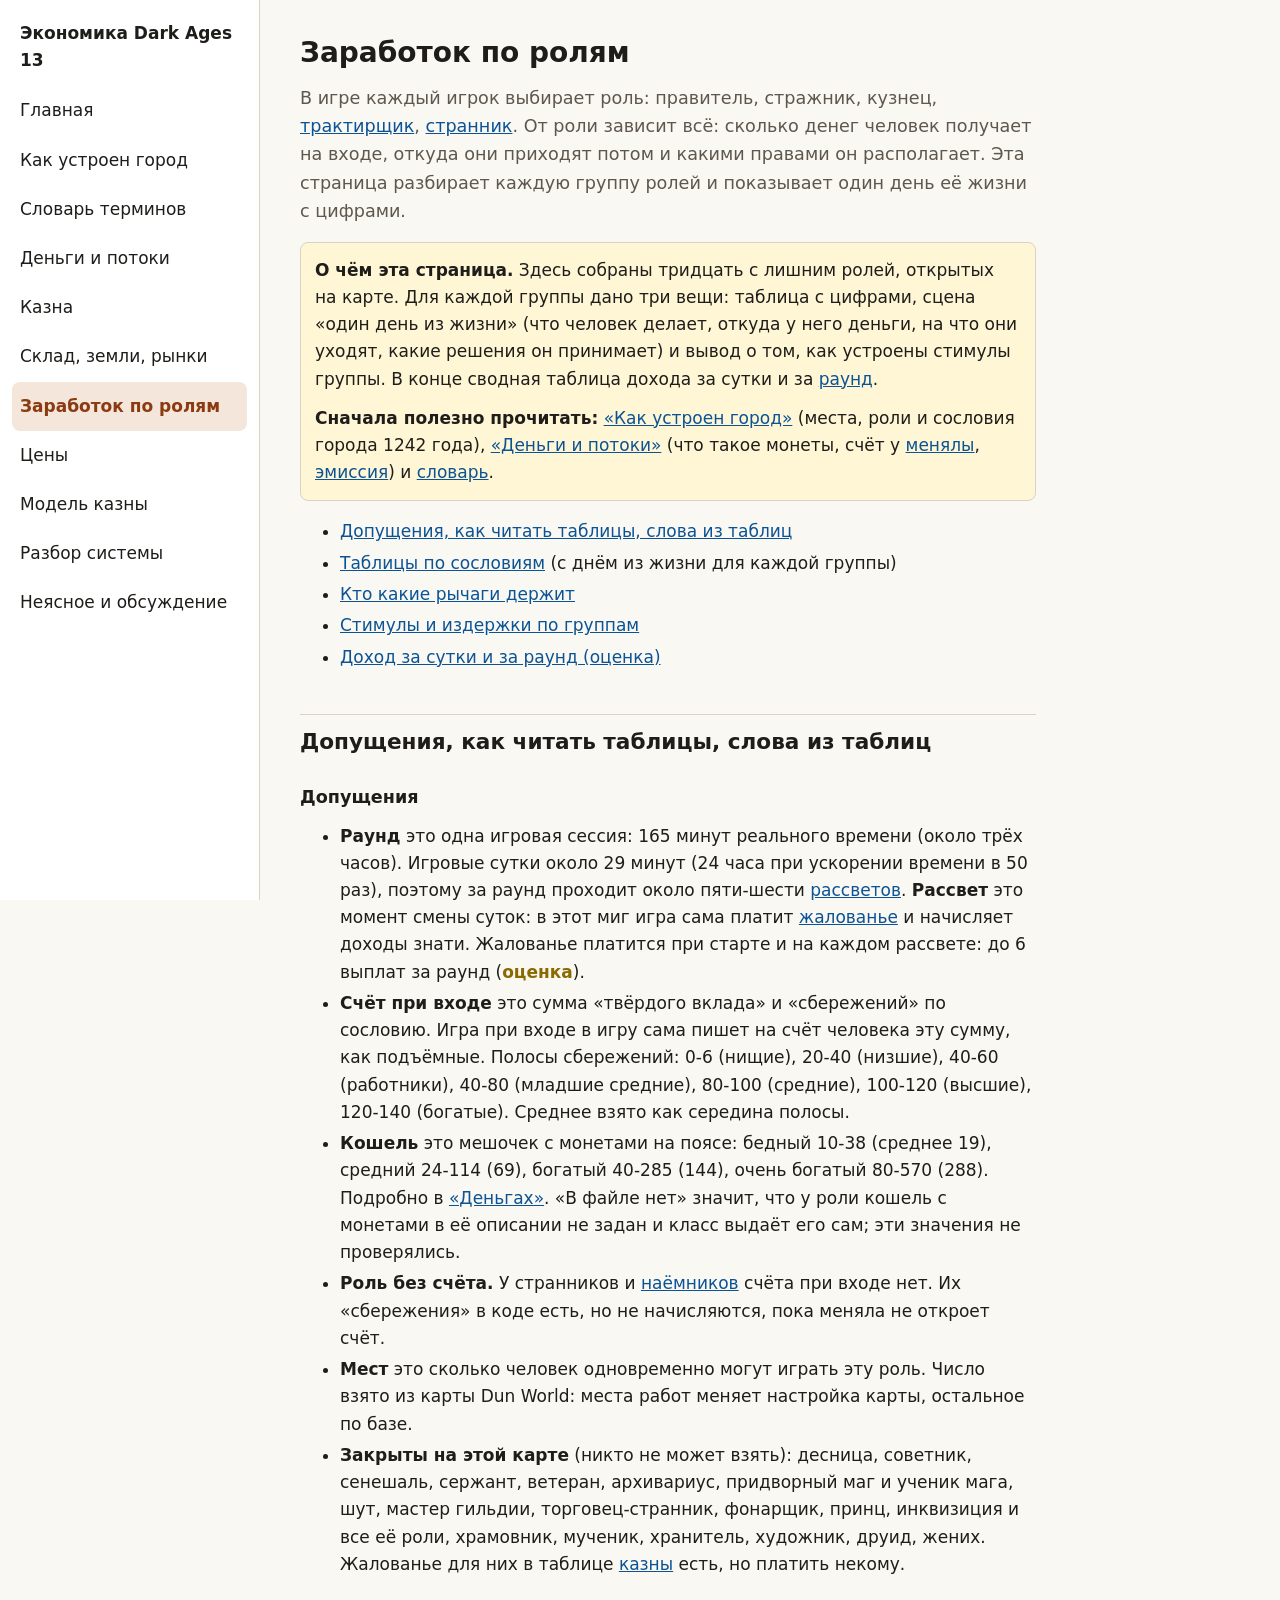
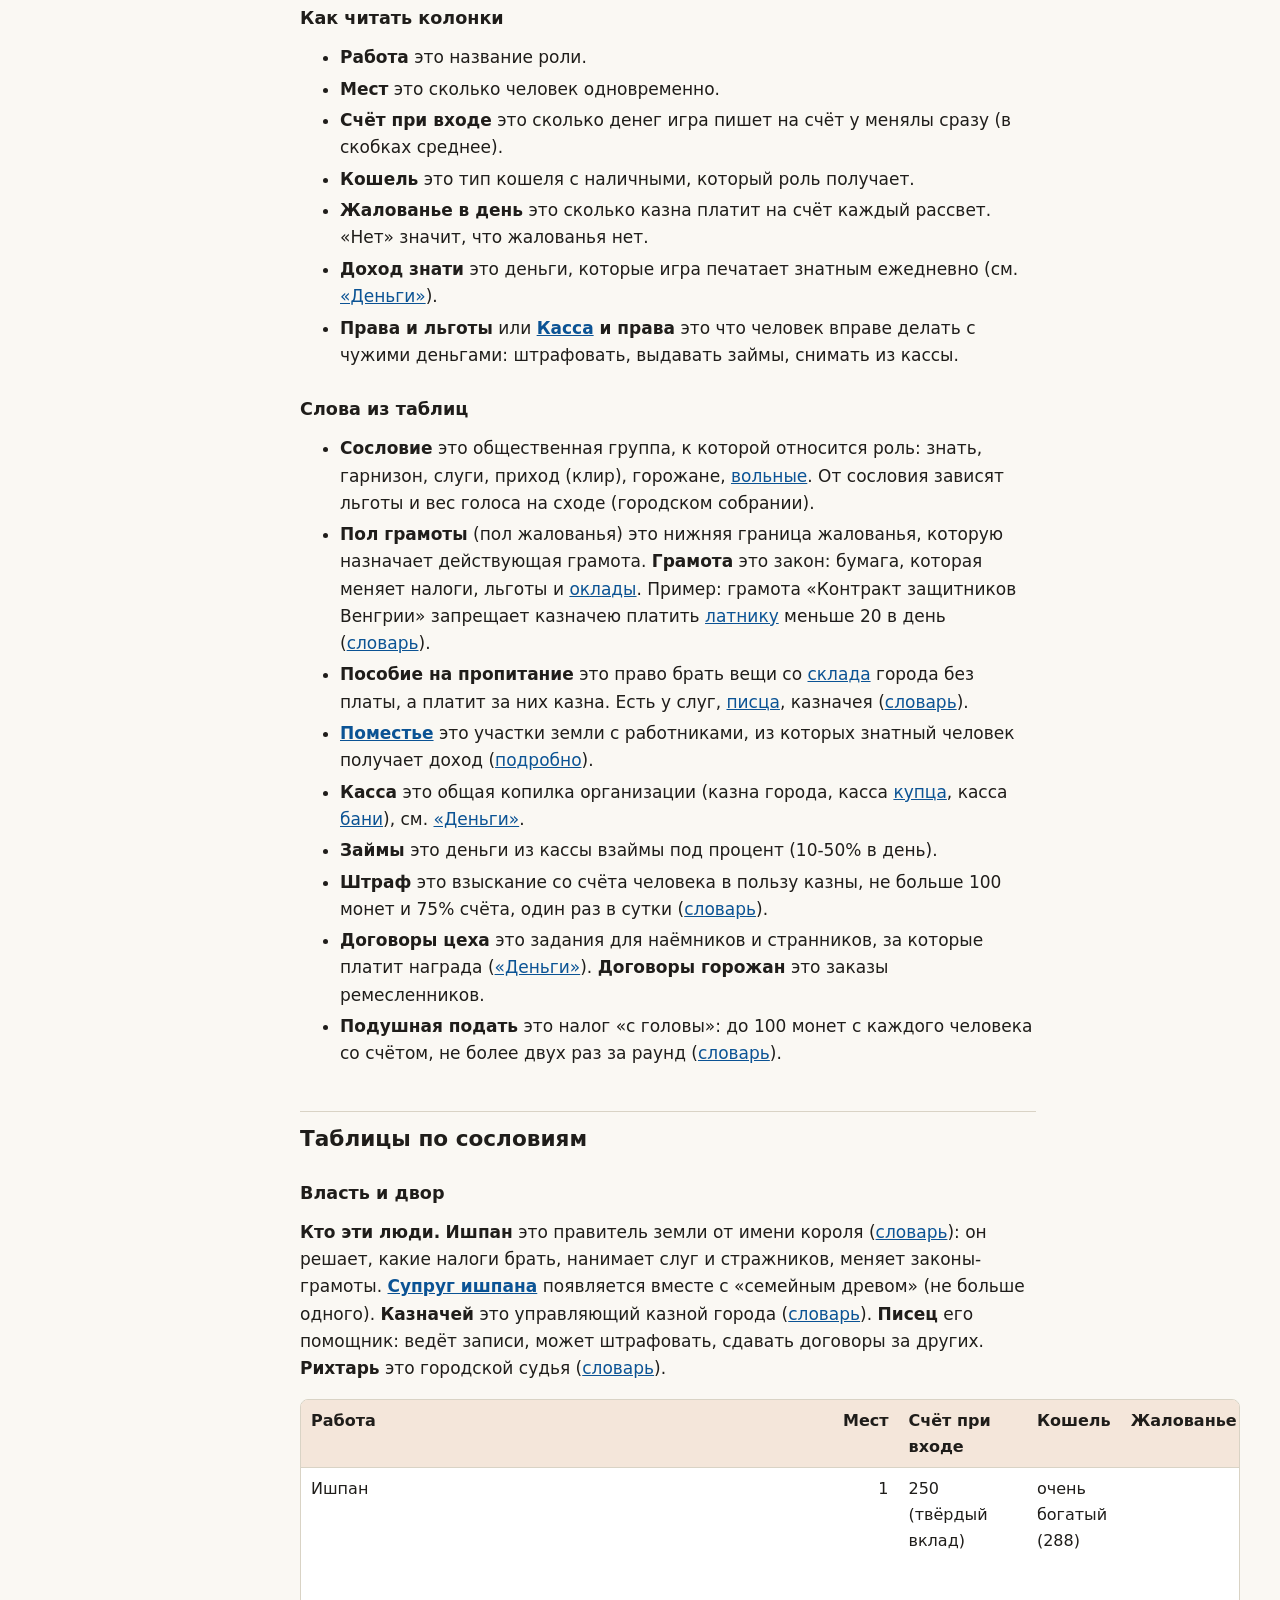
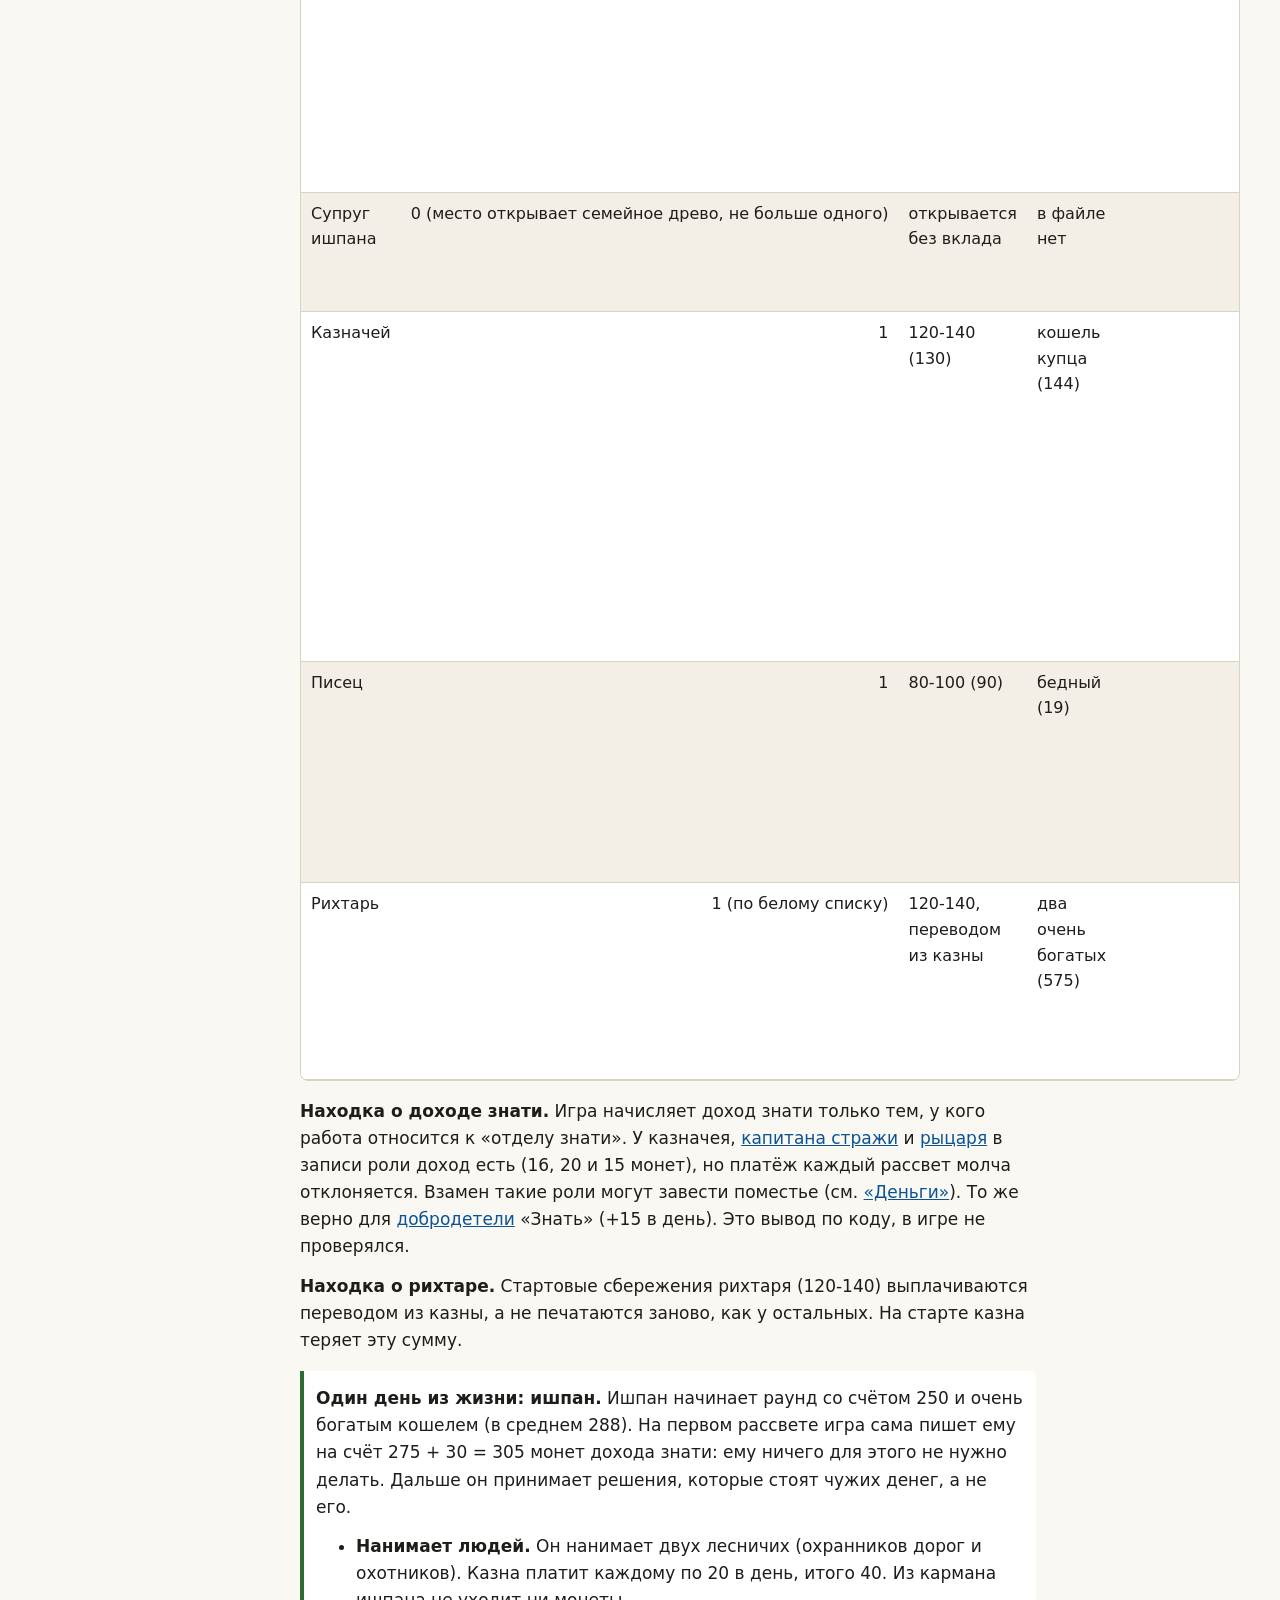
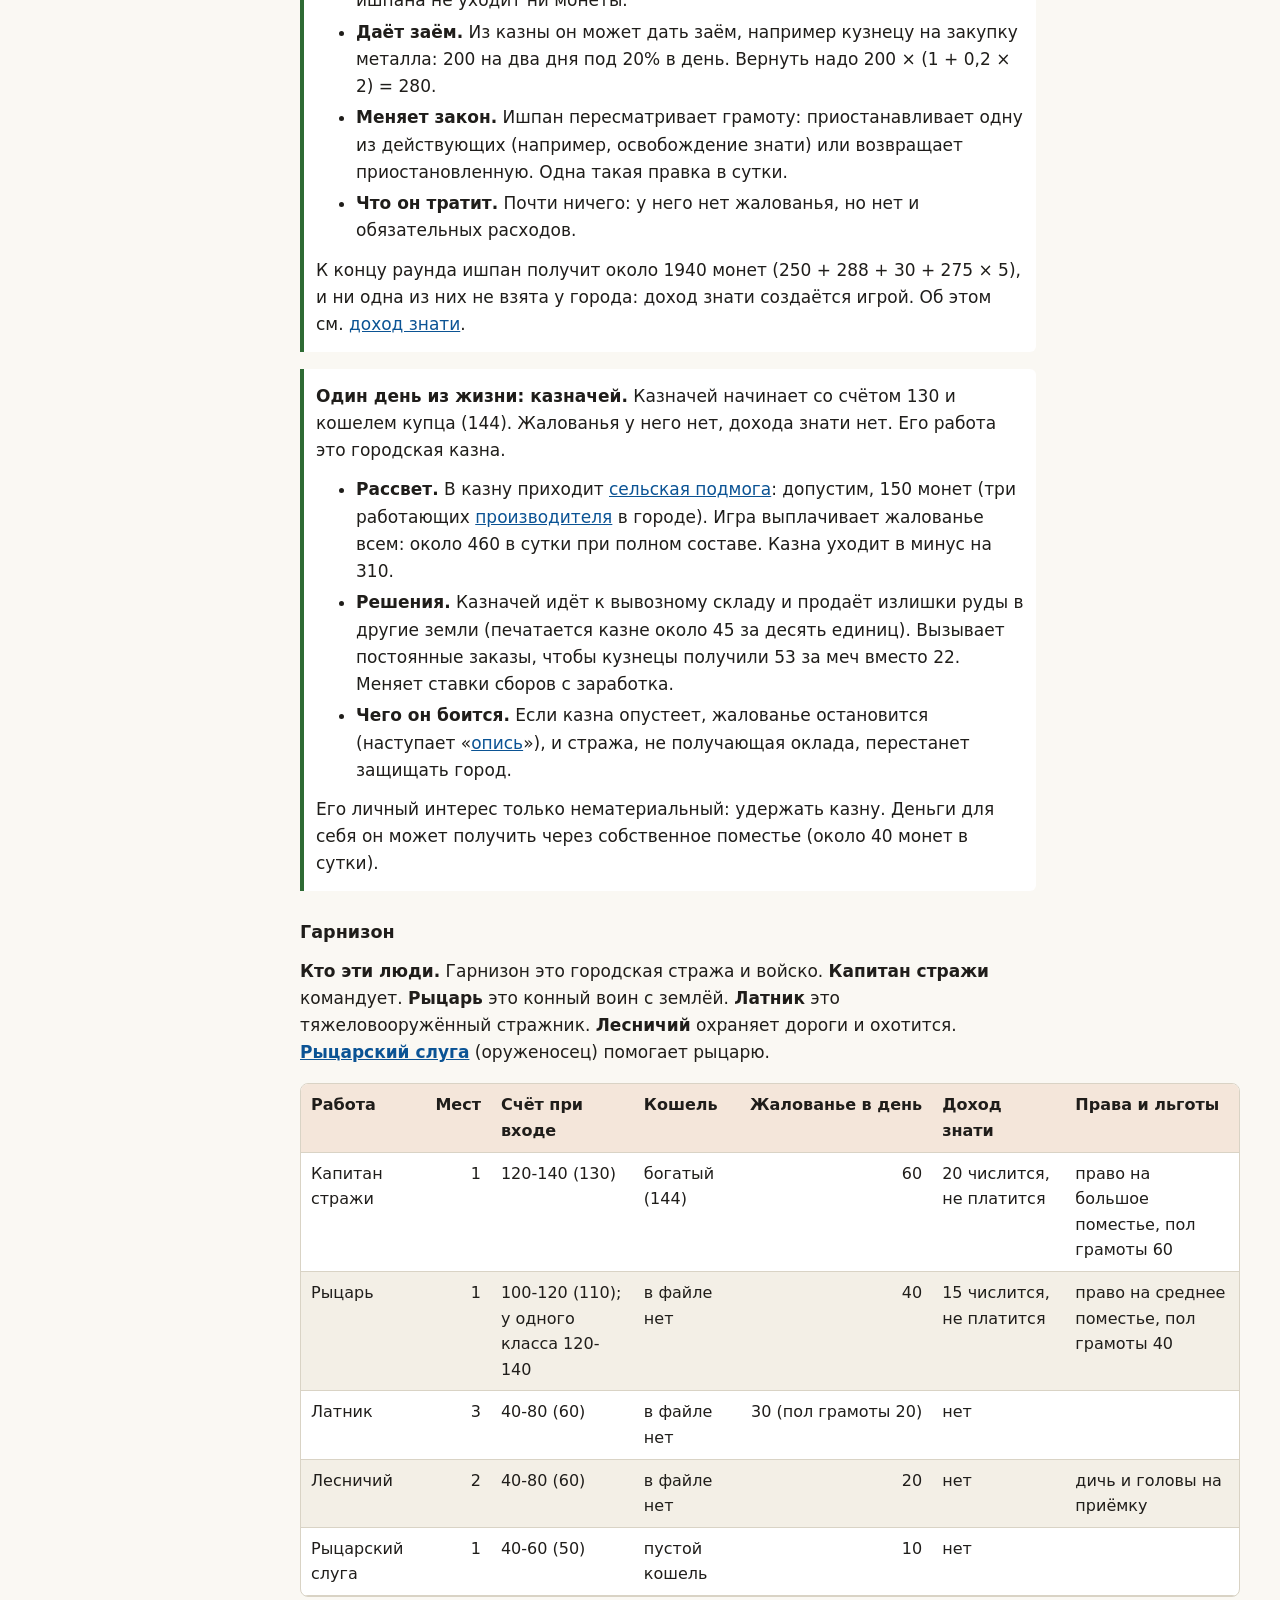
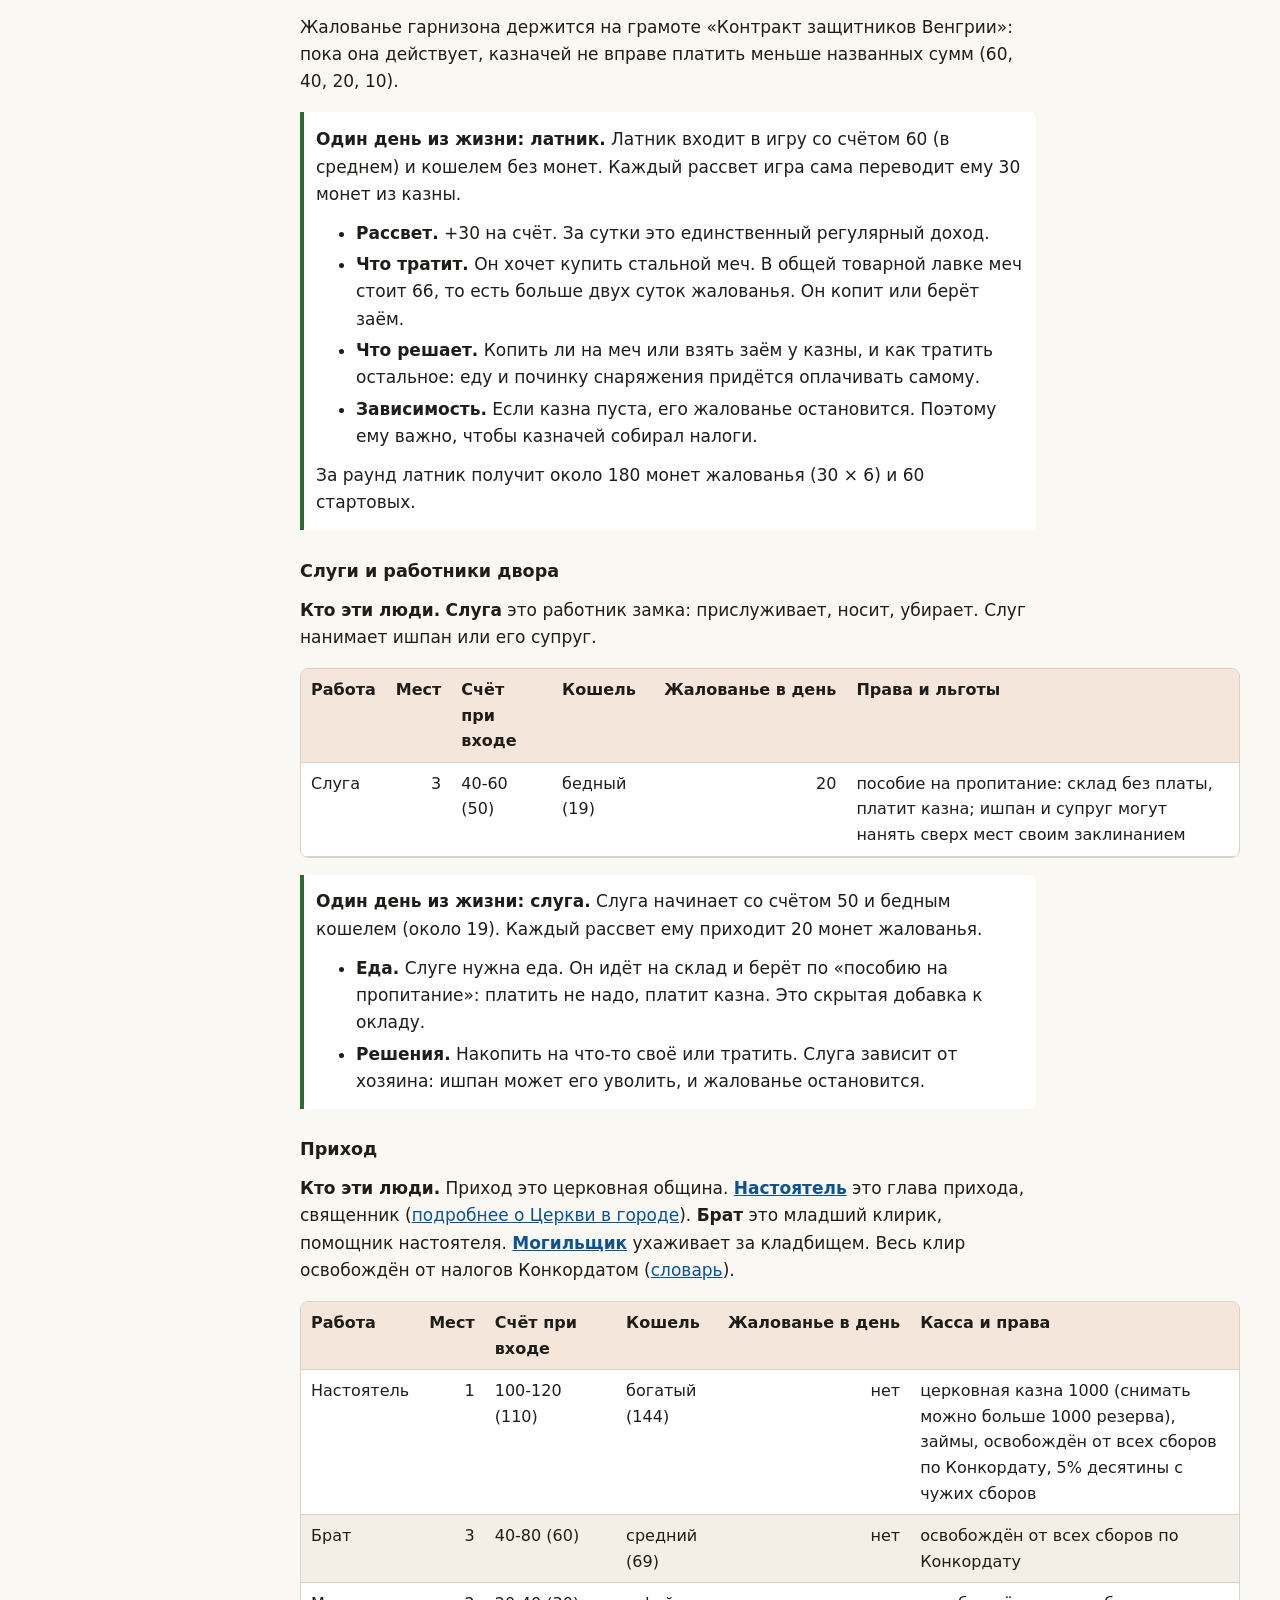
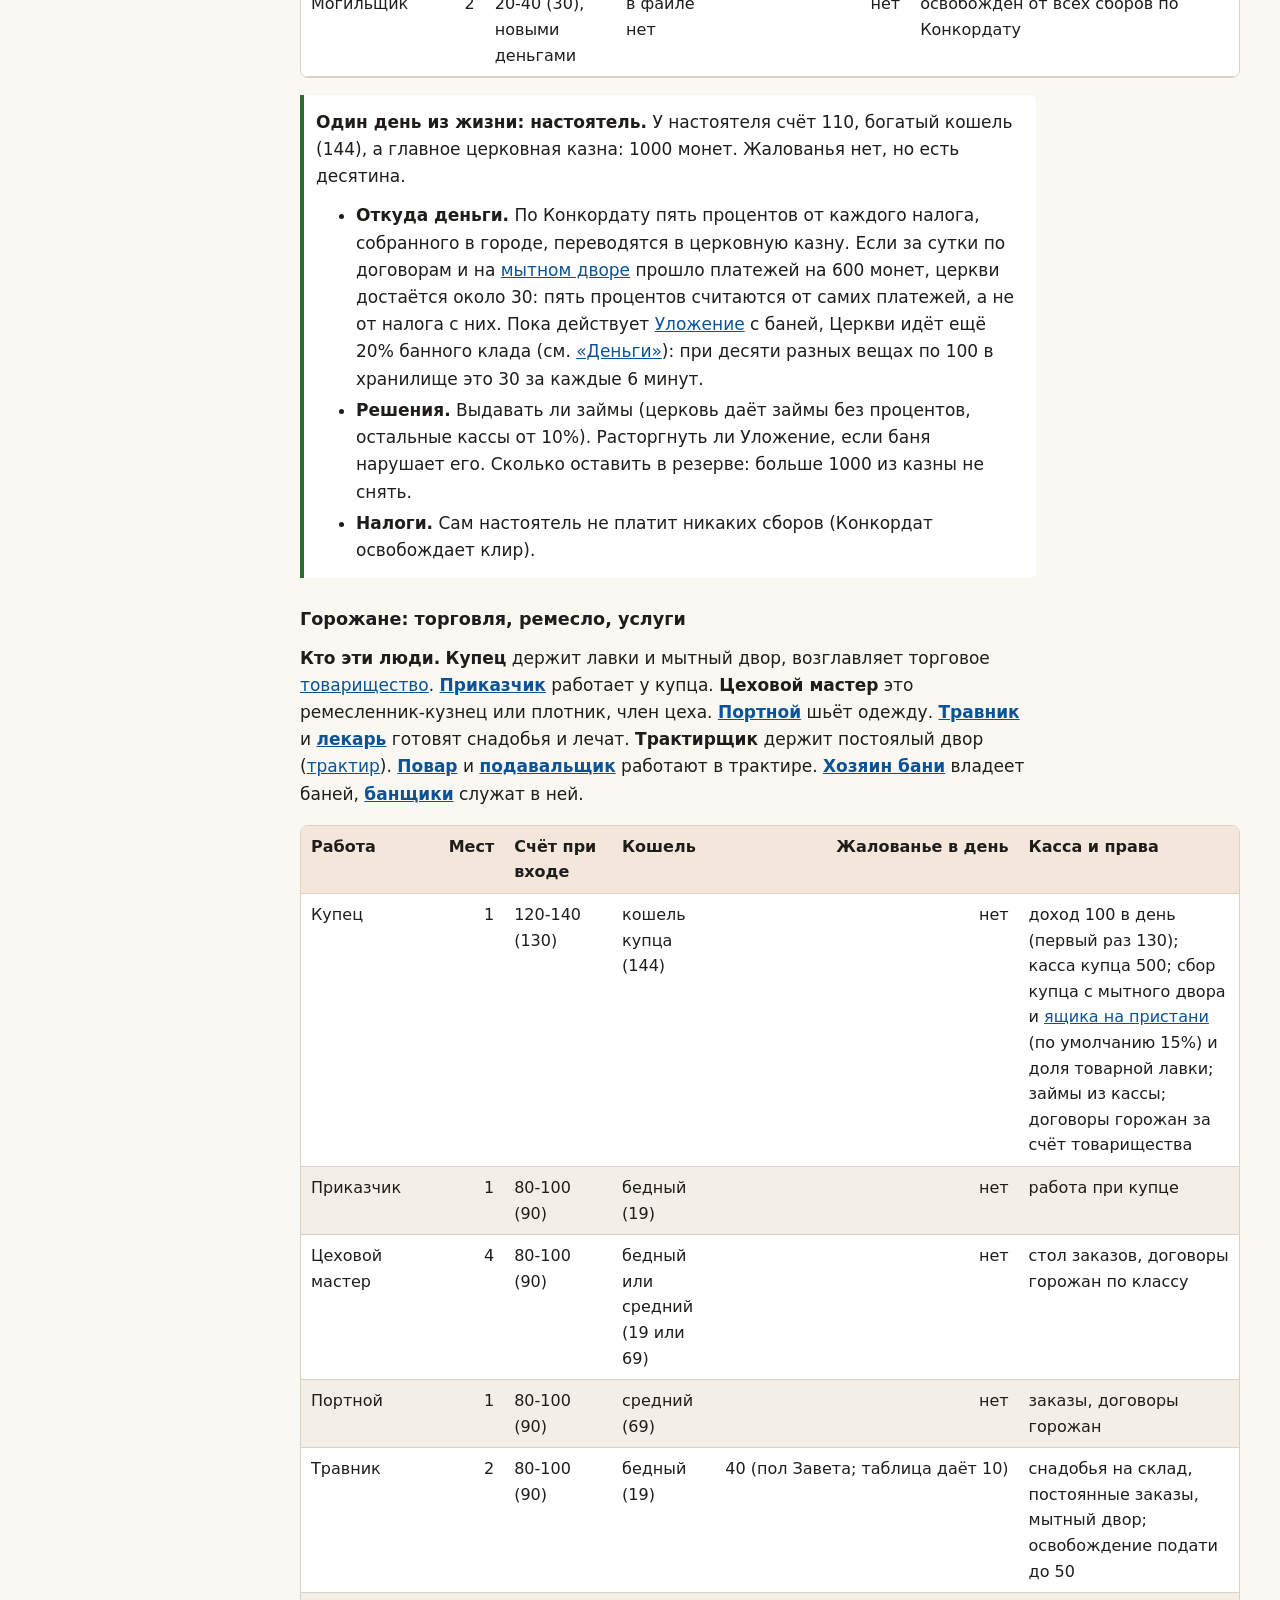
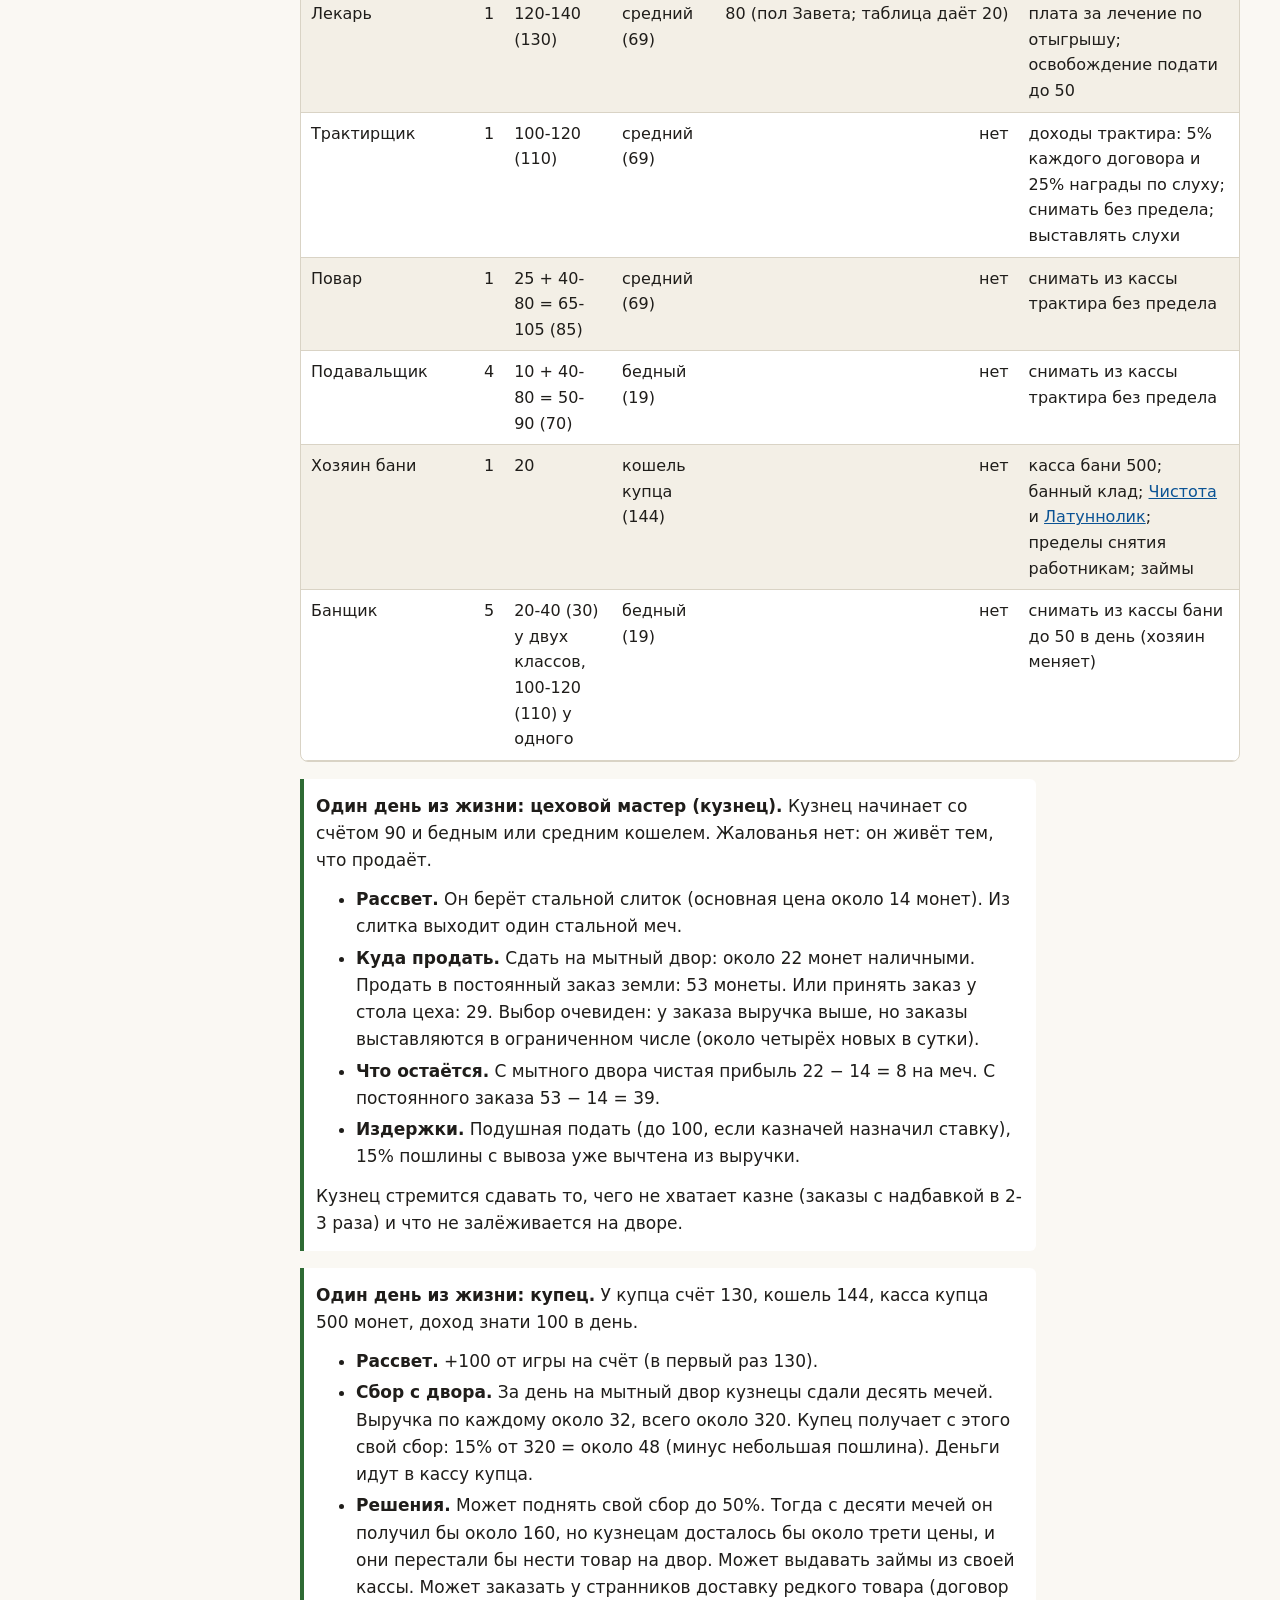
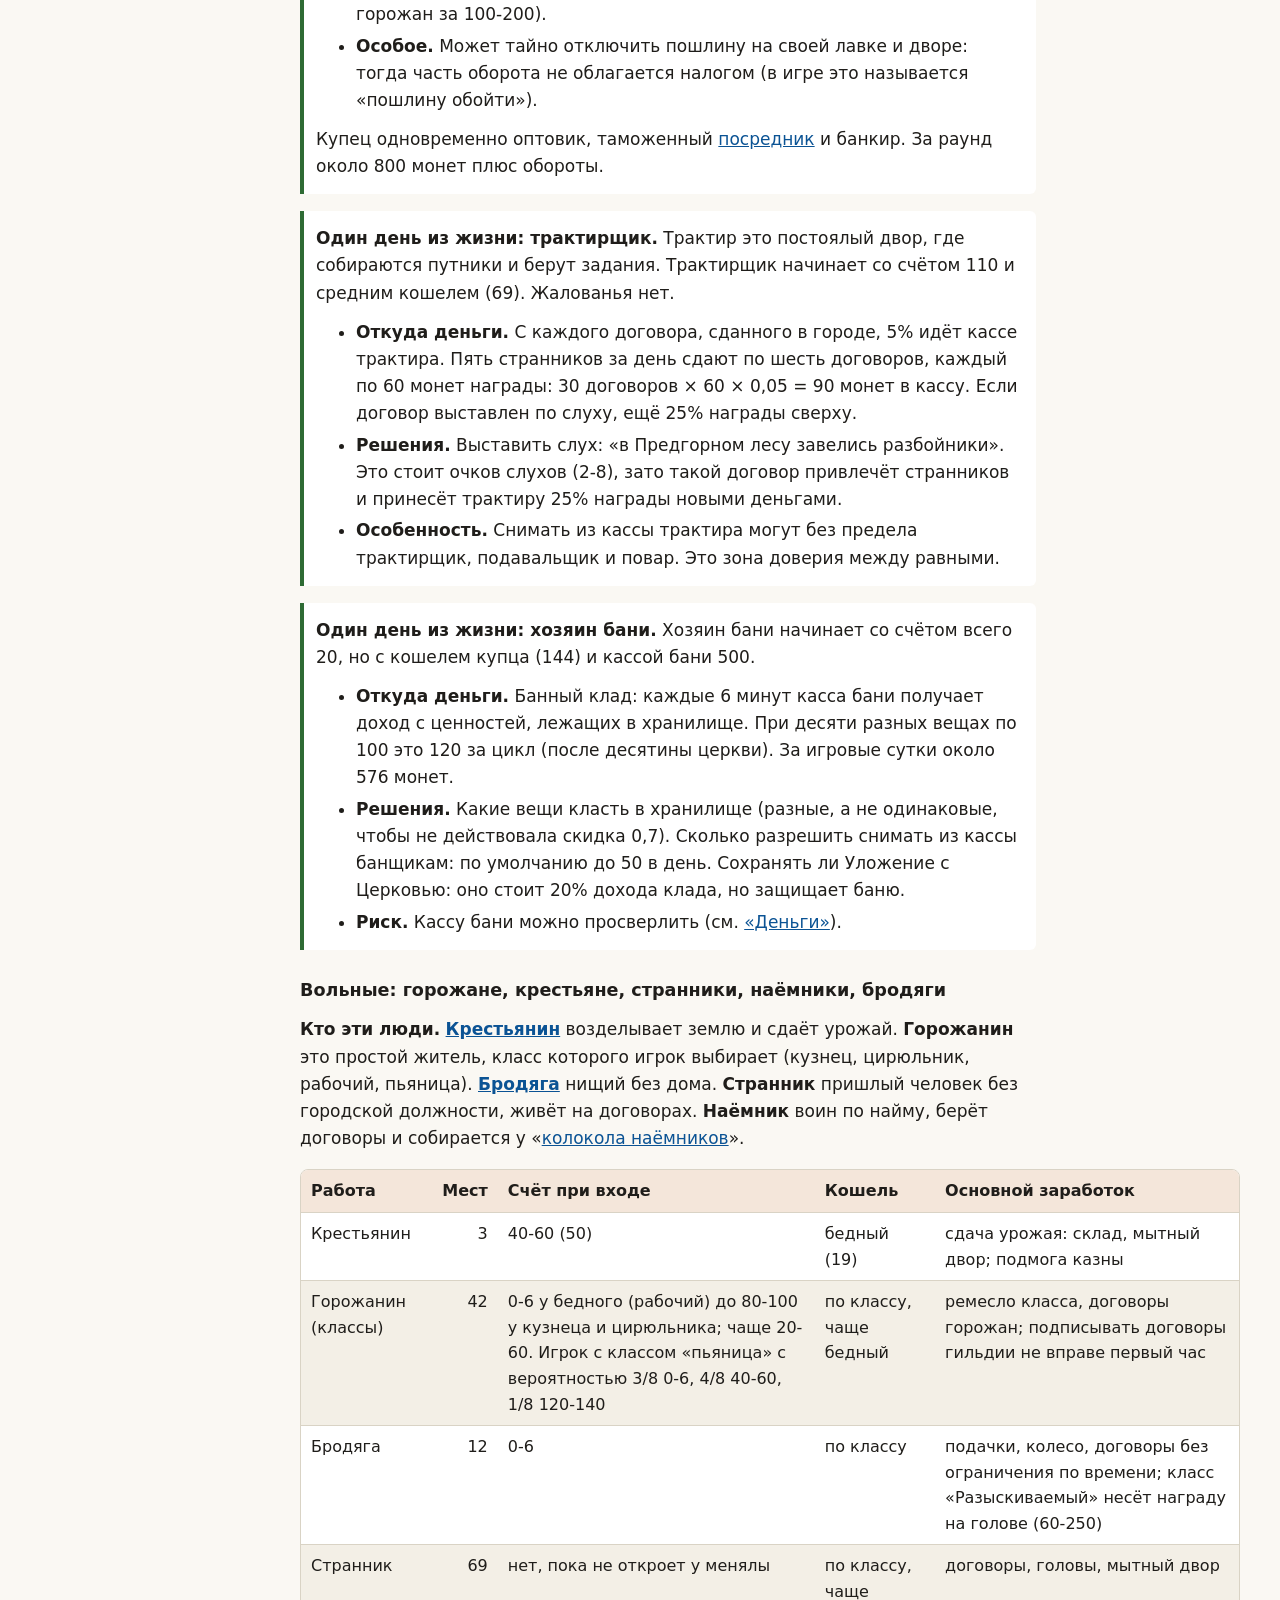
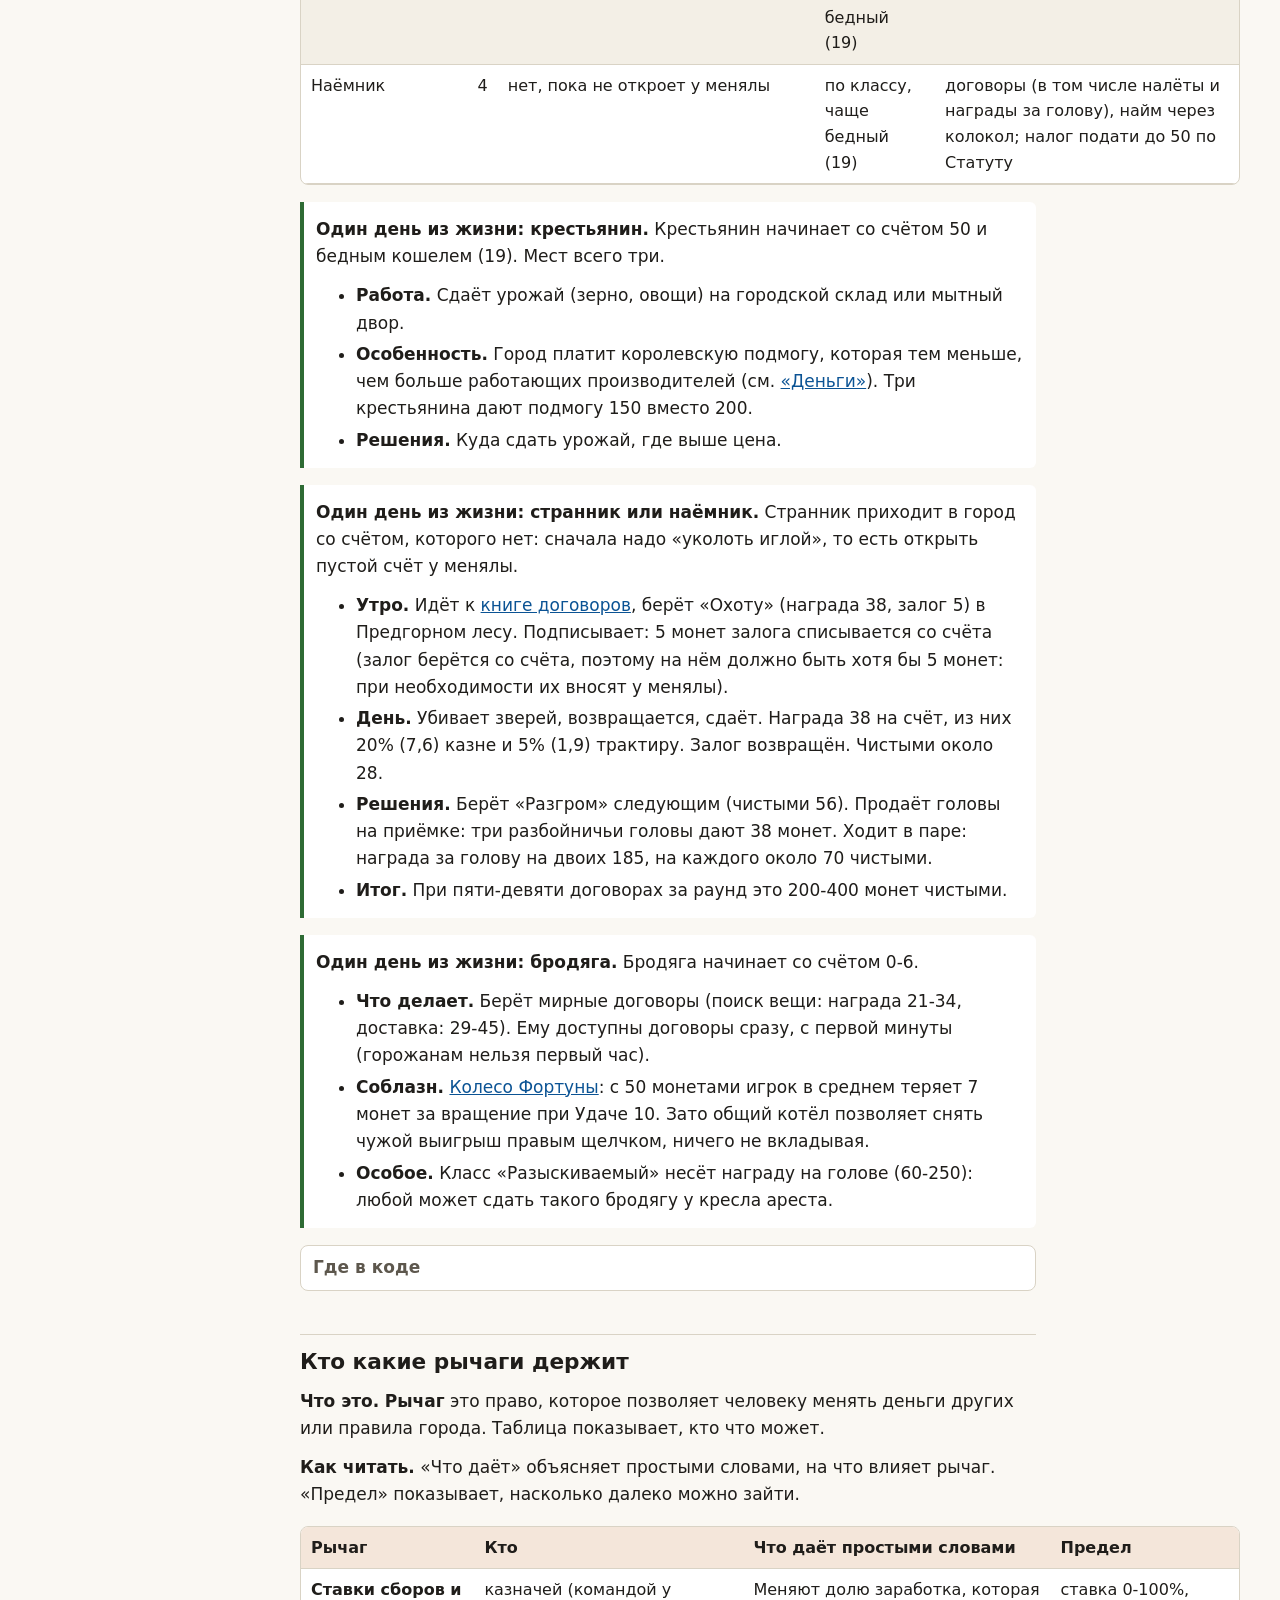
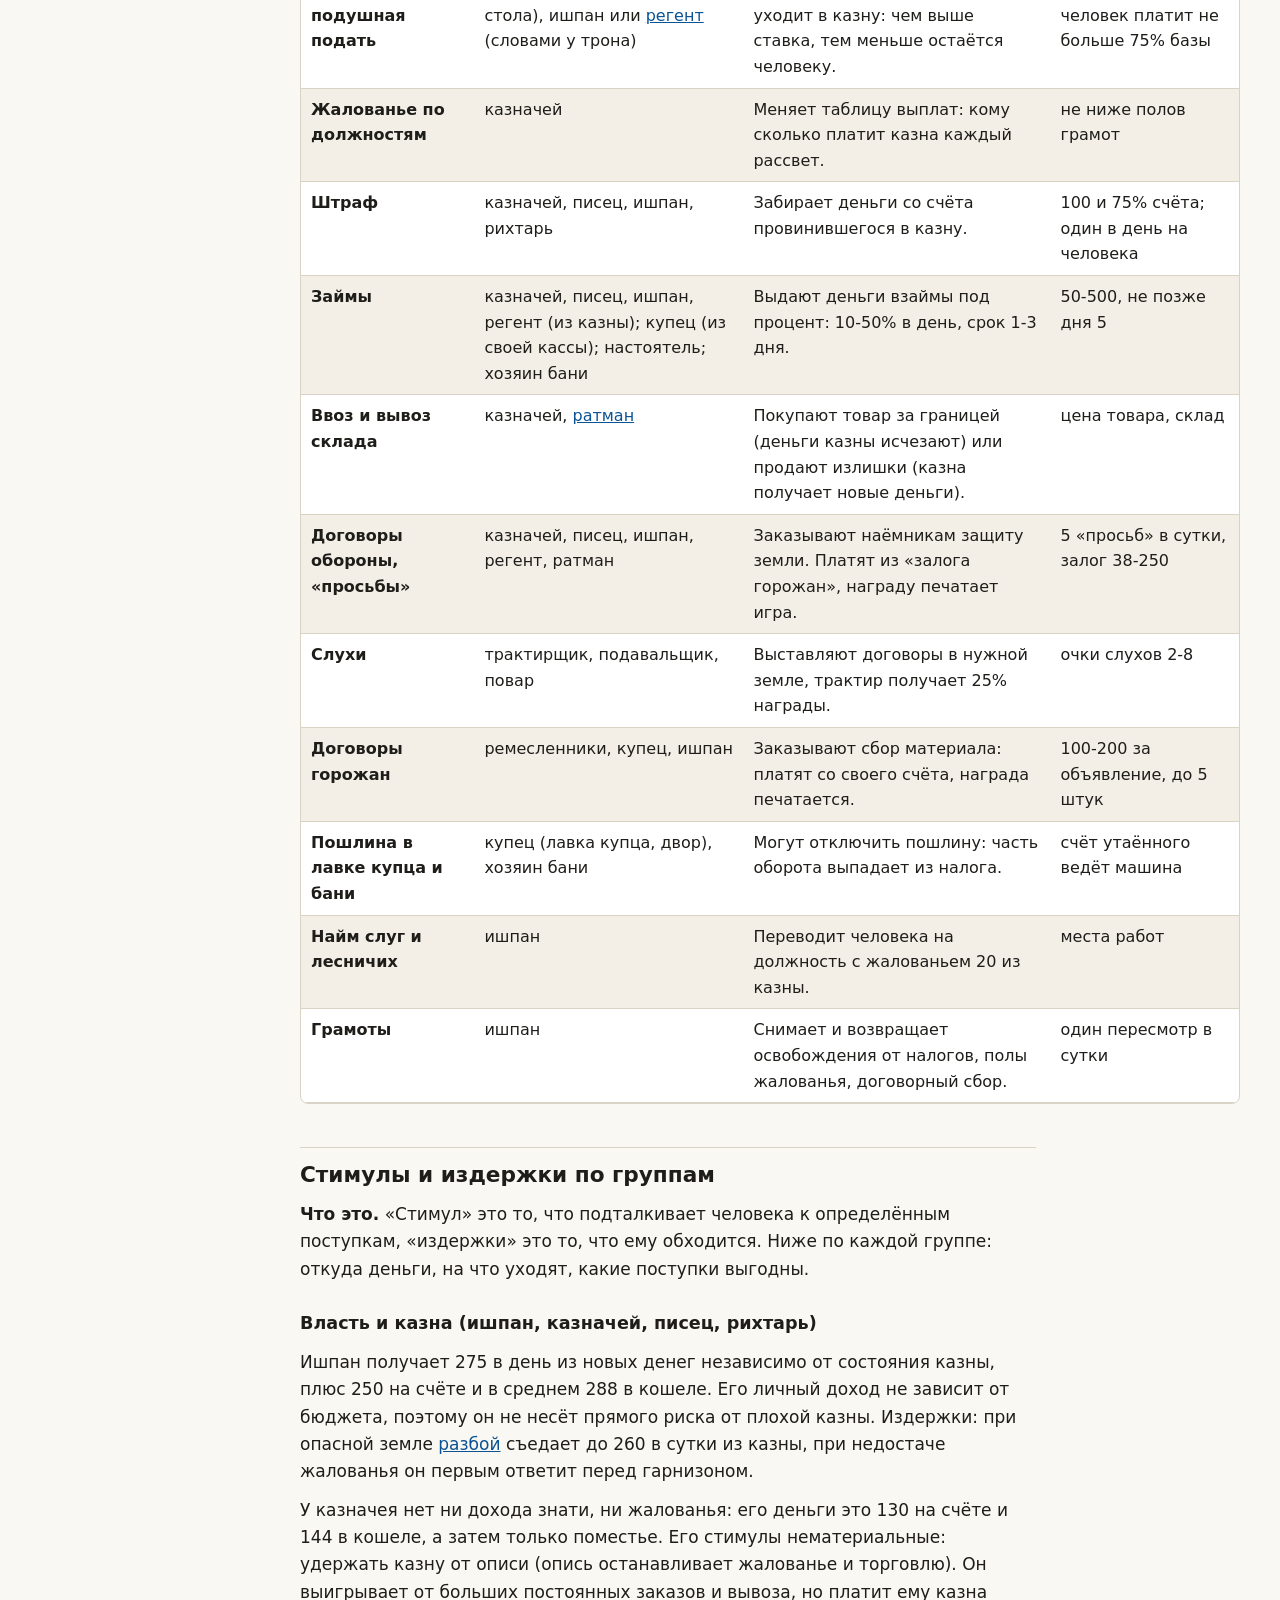
<file: roles.html>
<!doctype html>
<html lang="ru">
<head>
<meta charset="utf-8">
<meta name="viewport" content="width=device-width, initial-scale=1">
<title>Заработок по ролям — Экономика Dark Ages 13</title>
<meta name="description" content="Сколько денег получает каждая роль Dark Ages 13: начальный счёт, кошель, жалованье, доход знати, права и рычаги, по группам ролей с примерами дня из жизни, оценка дохода за сутки и за раунд.">
<link rel="stylesheet" href="assets/style.css">
</head>
<body>
<div class="layout">
<div id="nav-root"></div>
<main id="top">
<noscript><p><a href="index.html">На главную</a></p></noscript>

<h1>Заработок по ролям</h1>
<p class="lead">В игре каждый игрок выбирает роль: правитель, стражник, кузнец, <a href="glossary.html#g-traktirshchik">трактирщик</a>, <a href="glossary.html#g-strannik">странник</a>. От роли зависит всё: сколько денег человек получает на входе, откуда они приходят потом и какими правами он располагает. Эта страница разбирает каждую группу ролей и показывает один день её жизни с цифрами.</p>

<div class="note">
<p><b>О чём эта страница.</b> Здесь собраны тридцать с лишним ролей, открытых на карте. Для каждой группы дано три вещи: таблица с цифрами, сцена «один день из жизни» (что человек делает, откуда у него деньги, на что они уходят, какие решения он принимает) и вывод о том, как устроены стимулы группы. В конце сводная таблица дохода за сутки и за <a href="glossary.html#g-raund">раунд</a>.</p>
<p><b>Сначала полезно прочитать:</b> <a href="world.html">«Как устроен город»</a> (места, роли и сословия города 1242 года), <a href="money.html">«Деньги и потоки»</a> (что такое монеты, счёт у <a href="glossary.html#g-menyala">менялы</a>, <a href="glossary.html#g-monetizatsiya">эмиссия</a>) и <a href="glossary.html">словарь</a>.</p>
</div>

<ul>
<li><a href="#legend">Допущения, как читать таблицы, слова из таблиц</a></li>
<li><a href="#table">Таблицы по сословиям</a> (с днём из жизни для каждой группы)</li>
<li><a href="#levers">Кто какие рычаги держит</a></li>
<li><a href="#incentives">Стимулы и издержки по группам</a></li>
<li><a href="#income">Доход за сутки и за раунд (оценка)</a></li>
</ul>

<h2 id="legend">Допущения, как читать таблицы, слова из таблиц</h2>

<h3>Допущения</h3>
<ul>
<li><b>Раунд</b> это одна игровая сессия: 165 минут реального времени (около трёх часов). Игровые сутки около 29 минут (24 часа при ускорении времени в 50 раз), поэтому за раунд проходит около пяти-шести <a href="glossary.html#g-rassvet">рассветов</a>. <b>Рассвет</b> это момент смены суток: в этот миг игра сама платит <a href="glossary.html#g-zhalovanie">жалованье</a> и начисляет доходы знати. Жалованье платится при старте и на каждом рассвете: до 6 выплат за раунд (<span class="est">оценка</span>).</li>
<li><b>Счёт при входе</b> это сумма «твёрдого вклада» и «сбережений» по сословию. Игра при входе в игру сама пишет на счёт человека эту сумму, как подъёмные. Полосы сбережений: 0-6 (нищие), 20-40 (низшие), 40-60 (работники), 40-80 (младшие средние), 80-100 (средние), 100-120 (высшие), 120-140 (богатые). Среднее взято как середина полосы.</li>
<li><b>Кошель</b> это мешочек с монетами на поясе: бедный 10-38 (среднее 19), средний 24-114 (69), богатый 40-285 (144), очень богатый 80-570 (288). Подробно в <a href="money.html#pouches">«Деньгах»</a>. «В файле нет» значит, что у роли кошель с монетами в её описании не задан и класс выдаёт его сам; эти значения не проверялись.</li>
<li><b>Роль без счёта.</b> У странников и <a href="glossary.html#g-naemnik">наёмников</a> счёта при входе нет. Их «сбережения» в коде есть, но не начисляются, пока меняла не откроет счёт.</li>
<li><b>Мест</b> это сколько человек одновременно могут играть эту роль. Число взято из карты Dun World: места работ меняет настройка карты, остальное по базе.</li>
<li><b>Закрыты на этой карте</b> (никто не может взять): десница, советник, сенешаль, сержант, ветеран, архивариус, придворный маг и ученик мага, шут, мастер гильдии, торговец-странник, фонарщик, принц, инквизиция и все её роли, храмовник, мученик, хранитель, художник, друид, жених. Жалованье для них в таблице <a href="glossary.html#g-kazna">казны</a> есть, но платить некому.</li>
</ul>

<h3>Как читать колонки</h3>
<ul>
<li><b>Работа</b> это название роли.</li>
<li><b>Мест</b> это сколько человек одновременно.</li>
<li><b>Счёт при входе</b> это сколько денег игра пишет на счёт у менялы сразу (в скобках среднее).</li>
<li><b>Кошель</b> это тип кошеля с наличными, который роль получает.</li>
<li><b>Жалованье в день</b> это сколько казна платит на счёт каждый рассвет. «Нет» значит, что жалованья нет.</li>
<li><b>Доход знати</b> это деньги, которые игра печатает знатным ежедневно (см. <a href="money.html#sources-people">«Деньги»</a>).</li>
<li><b>Права и льготы</b> или <b><a href="glossary.html#g-kassa">Касса</a> и права</b> это что человек вправе делать с чужими деньгами: штрафовать, выдавать займы, снимать из кассы.</li>
</ul>

<h3>Слова из таблиц</h3>
<ul>
<li><b>Сословие</b> это общественная группа, к которой относится роль: знать, гарнизон, слуги, приход (клир), горожане, <a href="glossary.html#g-volnye">вольные</a>. От сословия зависят льготы и вес голоса на сходе (городском собрании).</li>
<li><b>Пол грамоты</b> (пол жалованья) это нижняя граница жалованья, которую назначает действующая грамота. <b>Грамота</b> это закон: бумага, которая меняет налоги, льготы и <a href="glossary.html#g-oklad">оклады</a>. Пример: грамота «Контракт защитников Венгрии» запрещает казначею платить <a href="glossary.html#g-latnik">латнику</a> меньше 20 в день (<a href="glossary.html#g-gramota">словарь</a>).</li>
<li><b>Пособие на пропитание</b> это право брать вещи со <a href="glossary.html#g-sklad">склада</a> города без платы, а платит за них казна. Есть у слуг, <a href="glossary.html#g-pisec">писца</a>, казначея (<a href="glossary.html#g-posobie">словарь</a>).</li>
<li><b><a href="glossary.html#g-pomestye">Поместье</a></b> это участки земли с работниками, из которых знатный человек получает доход (<a href="money.html#manors">подробно</a>).</li>
<li><b>Касса</b> это общая копилка организации (казна города, касса <a href="glossary.html#g-kupets">купца</a>, касса <a href="glossary.html#g-banya">бани</a>), см. <a href="money.html#holders">«Деньги»</a>.</li>
<li><b>Займы</b> это деньги из кассы взаймы под процент (10-50% в день).</li>
<li><b>Штраф</b> это взыскание со счёта человека в пользу казны, не больше 100 монет и 75% счёта, один раз в сутки (<a href="glossary.html#g-shtraf">словарь</a>).</li>
<li><b>Договоры цеха</b> это задания для наёмников и странников, за которые платит награда (<a href="money.html#contracts">«Деньги»</a>). <b>Договоры горожан</b> это заказы ремесленников.</li>
<li><b>Подушная подать</b> это налог «с головы»: до 100 монет с каждого человека со счётом, не более двух раз за раунд (<a href="glossary.html#g-podushnaya">словарь</a>).</li>
</ul>

<h2 id="table">Таблицы по сословиям</h2>

<h3 id="t-power">Власть и двор</h3>
<p><b>Кто эти люди.</b> <b>Ишпан</b> это правитель земли от имени короля (<a href="glossary.html#g-izhpan">словарь</a>): он решает, какие налоги брать, нанимает слуг и стражников, меняет законы-грамоты. <b><a href="glossary.html#g-suprug">Супруг ишпана</a></b> появляется вместе с «семейным древом» (не больше одного). <b>Казначей</b> это управляющий казной города (<a href="glossary.html#g-kaznachey">словарь</a>). <b>Писец</b> его помощник: ведёт записи, может штрафовать, сдавать договоры за других. <b>Рихтарь</b> это городской судья (<a href="glossary.html#g-rikhtar">словарь</a>).</p>
<div class="tw wide">
<table>
<thead><tr><th>Работа</th><th class="n">Мест</th><th>Счёт при входе</th><th>Кошель</th><th class="n">Жалованье в день</th><th>Доход знати</th><th>Права и льготы</th></tr></thead>
<tbody>
<tr><td>Ишпан</td><td class="n">1</td><td>250 (твёрдый вклад)</td><td>очень богатый (288)</td><td class="n">нет</td><td>275 в день, в первый раз 305</td><td>ставки податей, грамоты, штрафы, займы из казны, найм слуг и <a href="glossary.html#g-lesnichiy">лесничих</a> (казна платит им по 20 в день)</td></tr>
<tr><td>Супруг ишпана</td><td class="n">0 (место открывает семейное древо, не больше одного)</td><td>открывается без вклада</td><td>в файле нет</td><td class="n">нет</td><td>22 в день, в первый раз 52</td><td>найм слуг</td></tr>
<tr><td>Казначей</td><td class="n">1</td><td>120-140 (130)</td><td>кошель купца (144)</td><td class="n">нет</td><td>16 числится, но не платится (см. ниже)</td><td>пособие на пропитание (склад без платы), штрафы, займы, ввоз, жалованье, ставки, договоры обороны; право на большое поместье</td></tr>
<tr><td>Писец</td><td class="n">1</td><td>80-100 (90)</td><td>бедный (19)</td><td class="n">нет</td><td>нет</td><td>пособие на пропитание, штрафы, займы, сдача чужого договора за исполнителя</td></tr>
<tr><td>Рихтарь</td><td class="n">1 (по белому списку)</td><td>120-140, переводом из казны</td><td>два очень богатых (575)</td><td class="n">нет</td><td>нет</td><td>вправе штрафовать у <a href="glossary.html#g-schetny">счётного стола</a>; займов из казны не даёт</td></tr>
</tbody>
</table>
</div>
<p><b>Находка о доходе знати.</b> Игра начисляет доход знати только тем, у кого работа относится к «отделу знати». У казначея, <a href="glossary.html#g-kapitan">капитана стражи</a> и <a href="glossary.html#g-rytsar">рыцаря</a> в записи роли доход есть (16, 20 и 15 монет), но платёж каждый рассвет молча отклоняется. Взамен такие роли могут завести поместье (см. <a href="money.html#manors">«Деньги»</a>). То же верно для <a href="glossary.html#g-dobrodetel">добродетели</a> «Знать» (+15 в день). Это вывод по коду, в игре не проверялся.</p>
<p><b>Находка о рихтаре.</b> Стартовые сбережения рихтаря (120-140) выплачиваются переводом из казны, а не печатаются заново, как у остальных. На старте казна теряет эту сумму.</p>

<div class="example">
<p><b>Один день из жизни: ишпан.</b> Ишпан начинает раунд со счётом 250 и очень богатым кошелем (в среднем 288). На первом рассвете игра сама пишет ему на счёт 275 + 30 = 305 монет дохода знати: ему ничего для этого не нужно делать. Дальше он принимает решения, которые стоят чужих денег, а не его.</p>
<ul>
<li><b>Нанимает людей.</b> Он нанимает двух лесничих (охранников дорог и охотников). Казна платит каждому по 20 в день, итого 40. Из кармана ишпана не уходит ни монеты.</li>
<li><b>Даёт заём.</b> Из казны он может дать заём, например кузнецу на закупку металла: 200 на два дня под 20% в день. Вернуть надо 200 × (1 + 0,2 × 2) = 280.</li>
<li><b>Меняет закон.</b> Ишпан пересматривает грамоту: приостанавливает одну из действующих (например, освобождение знати) или возвращает приостановленную. Одна такая правка в сутки.</li>
<li><b>Что он тратит.</b> Почти ничего: у него нет жалованья, но нет и обязательных расходов.</li>
</ul>
<p>К концу раунда ишпан получит около 1940 монет (250 + 288 + 30 + 275 × 5), и ни одна из них не взята у города: доход знати создаётся игрой. Об этом см. <a href="money.html#sources-people">доход знати</a>.</p>
</div>
<div class="example">
<p><b>Один день из жизни: казначей.</b> Казначей начинает со счётом 130 и кошелем купца (144). Жалованья у него нет, дохода знати нет. Его работа это городская казна.</p>
<ul>
<li><b>Рассвет.</b> В казну приходит <a href="glossary.html#g-selskaya">сельская подмога</a>: допустим, 150 монет (три работающих <a href="glossary.html#g-proizvoditel">производителя</a> в городе). Игра выплачивает жалованье всем: около 460 в сутки при полном составе. Казна уходит в минус на 310.</li>
<li><b>Решения.</b> Казначей идёт к вывозному складу и продаёт излишки руды в другие земли (печатается казне около 45 за десять единиц). Вызывает постоянные заказы, чтобы кузнецы получили 53 за меч вместо 22. Меняет ставки сборов с заработка.</li>
<li><b>Чего он боится.</b> Если казна опустеет, жалованье остановится (наступает «<a href="glossary.html#g-opis">опись</a>»), и стража, не получающая оклада, перестанет защищать город.</li>
</ul>
<p>Его личный интерес только нематериальный: удержать казну. Деньги для себя он может получить через собственное поместье (около 40 монет в сутки).</p>
</div>

<h3 id="t-garrison">Гарнизон</h3>
<p><b>Кто эти люди.</b> Гарнизон это городская стража и войско. <b>Капитан стражи</b> командует. <b>Рыцарь</b> это конный воин с землёй. <b>Латник</b> это тяжеловооружённый стражник. <b>Лесничий</b> охраняет дороги и охотится. <b><a href="glossary.html#g-rytsarsky-sluga">Рыцарский слуга</a></b> (оруженосец) помогает рыцарю.</p>
<div class="tw wide">
<table>
<thead><tr><th>Работа</th><th class="n">Мест</th><th>Счёт при входе</th><th>Кошель</th><th class="n">Жалованье в день</th><th>Доход знати</th><th>Права и льготы</th></tr></thead>
<tbody>
<tr><td>Капитан стражи</td><td class="n">1</td><td>120-140 (130)</td><td>богатый (144)</td><td class="n">60</td><td>20 числится, не платится</td><td>право на большое поместье, пол грамоты 60</td></tr>
<tr><td>Рыцарь</td><td class="n">1</td><td>100-120 (110); у одного класса 120-140</td><td>в файле нет</td><td class="n">40</td><td>15 числится, не платится</td><td>право на среднее поместье, пол грамоты 40</td></tr>
<tr><td>Латник</td><td class="n">3</td><td>40-80 (60)</td><td>в файле нет</td><td class="n">30 (пол грамоты 20)</td><td>нет</td><td></td></tr>
<tr><td>Лесничий</td><td class="n">2</td><td>40-80 (60)</td><td>в файле нет</td><td class="n">20</td><td>нет</td><td>дичь и головы на приёмку</td></tr>
<tr><td>Рыцарский слуга</td><td class="n">1</td><td>40-60 (50)</td><td>пустой кошель</td><td class="n">10</td><td>нет</td><td></td></tr>
</tbody>
</table>
</div>
<p>Жалованье гарнизона держится на грамоте «Контракт защитников Венгрии»: пока она действует, казначей не вправе платить меньше названных сумм (60, 40, 20, 10).</p>
<div class="example">
<p><b>Один день из жизни: латник.</b> Латник входит в игру со счётом 60 (в среднем) и кошелем без монет. Каждый рассвет игра сама переводит ему 30 монет из казны.</p>
<ul>
<li><b>Рассвет.</b> +30 на счёт. За сутки это единственный регулярный доход.</li>
<li><b>Что тратит.</b> Он хочет купить стальной меч. В общей товарной лавке меч стоит 66, то есть больше двух суток жалованья. Он копит или берёт заём.</li>
<li><b>Что решает.</b> Копить ли на меч или взять заём у казны, и как тратить остальное: еду и починку снаряжения придётся оплачивать самому.</li>
<li><b>Зависимость.</b> Если казна пуста, его жалованье остановится. Поэтому ему важно, чтобы казначей собирал налоги.</li>
</ul>
<p>За раунд латник получит около 180 монет жалованья (30 × 6) и 60 стартовых.</p>
</div>

<h3 id="t-servants">Слуги и работники двора</h3>
<p><b>Кто эти люди.</b> <b>Слуга</b> это работник замка: прислуживает, носит, убирает. Слуг нанимает ишпан или его супруг.</p>
<div class="tw wide">
<table>
<thead><tr><th>Работа</th><th class="n">Мест</th><th>Счёт при входе</th><th>Кошель</th><th class="n">Жалованье в день</th><th>Права и льготы</th></tr></thead>
<tbody>
<tr><td>Слуга</td><td class="n">3</td><td>40-60 (50)</td><td>бедный (19)</td><td class="n">20</td><td>пособие на пропитание: склад без платы, платит казна; ишпан и супруг могут нанять сверх мест своим заклинанием</td></tr>
</tbody>
</table>
</div>
<div class="example">
<p><b>Один день из жизни: слуга.</b> Слуга начинает со счётом 50 и бедным кошелем (около 19). Каждый рассвет ему приходит 20 монет жалованья.</p>
<ul>
<li><b>Еда.</b> Слуге нужна еда. Он идёт на склад и берёт по «пособию на пропитание»: платить не надо, платит казна. Это скрытая добавка к окладу.</li>
<li><b>Решения.</b> Накопить на что-то своё или тратить. Слуга зависит от хозяина: ишпан может его уволить, и жалованье остановится.</li>
</ul>
</div>

<h3 id="t-church">Приход</h3>
<p><b>Кто эти люди.</b> Приход это церковная община. <b><a href="glossary.html#g-nastoyatel">Настоятель</a></b> это глава прихода, священник (<a href="world.html#w-p-cerkov">подробнее о Церкви в городе</a>). <b>Брат</b> это младший клирик, помощник настоятеля. <b><a href="glossary.html#g-mogilshchik">Могильщик</a></b> ухаживает за кладбищем. Весь клир освобождён от налогов Конкордатом (<a href="glossary.html#g-concordat">словарь</a>).</p>
<div class="tw wide">
<table>
<thead><tr><th>Работа</th><th class="n">Мест</th><th>Счёт при входе</th><th>Кошель</th><th class="n">Жалованье в день</th><th>Касса и права</th></tr></thead>
<tbody>
<tr><td>Настоятель</td><td class="n">1</td><td>100-120 (110)</td><td>богатый (144)</td><td class="n">нет</td><td>церковная казна 1000 (снимать можно больше 1000 резерва), займы, освобождён от всех сборов по Конкордату, 5% десятины с чужих сборов</td></tr>
<tr><td>Брат</td><td class="n">3</td><td>40-80 (60)</td><td>средний (69)</td><td class="n">нет</td><td>освобождён от всех сборов по Конкордату</td></tr>
<tr><td>Могильщик</td><td class="n">2</td><td>20-40 (30), новыми деньгами</td><td>в файле нет</td><td class="n">нет</td><td>освобождён от всех сборов по Конкордату</td></tr>
</tbody>
</table>
</div>
<div class="example">
<p><b>Один день из жизни: настоятель.</b> У настоятеля счёт 110, богатый кошель (144), а главное церковная казна: 1000 монет. Жалованья нет, но есть десятина.</p>
<ul>
<li><b>Откуда деньги.</b> По Конкордату пять процентов от каждого налога, собранного в городе, переводятся в церковную казну. Если за сутки по договорам и на <a href="glossary.html#g-mytny">мытном дворе</a> прошло платежей на 600 монет, церкви достаётся около 30: пять процентов считаются от самих платежей, а не от налога с них. Пока действует <a href="glossary.html#g-ulozhenie">Уложение</a> с баней, Церкви идёт ещё 20% банного клада (см. <a href="money.html#u-bath">«Деньги»</a>): при десяти разных вещах по 100 в хранилище это 30 за каждые 6 минут.</li>
<li><b>Решения.</b> Выдавать ли займы (церковь даёт займы без процентов, остальные кассы от 10%). Расторгнуть ли Уложение, если баня нарушает его. Сколько оставить в резерве: больше 1000 из казны не снять.</li>
<li><b>Налоги.</b> Сам настоятель не платит никаких сборов (Конкордат освобождает клир).</li>
</ul>
</div>

<h3 id="t-burghers">Горожане: торговля, ремесло, услуги</h3>
<p><b>Кто эти люди.</b> <b>Купец</b> держит лавки и мытный двор, возглавляет торговое <a href="glossary.html#g-tovarishchestvo">товарищество</a>. <b><a href="glossary.html#g-prikazchik">Приказчик</a></b> работает у купца. <b>Цеховой мастер</b> это ремесленник-кузнец или плотник, член цеха. <b><a href="glossary.html#g-portnoy">Портной</a></b> шьёт одежду. <b><a href="glossary.html#g-travnik">Травник</a></b> и <b><a href="glossary.html#g-lekar">лекарь</a></b> готовят снадобья и лечат. <b>Трактирщик</b> держит постоялый двор (<a href="glossary.html#g-traktir">трактир</a>). <b><a href="glossary.html#g-povar">Повар</a></b> и <b><a href="glossary.html#g-podavalshchik">подавальщик</a></b> работают в трактире. <b><a href="glossary.html#g-hozyain-bani">Хозяин бани</a></b> владеет баней, <b><a href="glossary.html#g-banshchik">банщики</a></b> служат в ней.</p>
<div class="tw wide">
<table>
<thead><tr><th>Работа</th><th class="n">Мест</th><th>Счёт при входе</th><th>Кошель</th><th class="n">Жалованье в день</th><th>Касса и права</th></tr></thead>
<tbody>
<tr><td>Купец</td><td class="n">1</td><td>120-140 (130)</td><td>кошель купца (144)</td><td class="n">нет</td><td>доход 100 в день (первый раз 130); касса купца 500; сбор купца с мытного двора и <a href="glossary.html#g-yashchik">ящика на пристани</a> (по умолчанию 15%) и доля товарной лавки; займы из кассы; договоры горожан за счёт товарищества</td></tr>
<tr><td>Приказчик</td><td class="n">1</td><td>80-100 (90)</td><td>бедный (19)</td><td class="n">нет</td><td>работа при купце</td></tr>
<tr><td>Цеховой мастер</td><td class="n">4</td><td>80-100 (90)</td><td>бедный или средний (19 или 69)</td><td class="n">нет</td><td>стол заказов, договоры горожан по классу</td></tr>
<tr><td>Портной</td><td class="n">1</td><td>80-100 (90)</td><td>средний (69)</td><td class="n">нет</td><td>заказы, договоры горожан</td></tr>
<tr><td>Травник</td><td class="n">2</td><td>80-100 (90)</td><td>бедный (19)</td><td class="n">40 (пол Завета; таблица даёт 10)</td><td>снадобья на склад, постоянные заказы, мытный двор; освобождение подати до 50</td></tr>
<tr><td>Лекарь</td><td class="n">1</td><td>120-140 (130)</td><td>средний (69)</td><td class="n">80 (пол Завета; таблица даёт 20)</td><td>плата за лечение по отыгрышу; освобождение подати до 50</td></tr>
<tr><td>Трактирщик</td><td class="n">1</td><td>100-120 (110)</td><td>средний (69)</td><td class="n">нет</td><td>доходы трактира: 5% каждого договора и 25% награды по слуху; снимать без предела; выставлять слухи</td></tr>
<tr><td>Повар</td><td class="n">1</td><td>25 + 40-80 = 65-105 (85)</td><td>средний (69)</td><td class="n">нет</td><td>снимать из кассы трактира без предела</td></tr>
<tr><td>Подавальщик</td><td class="n">4</td><td>10 + 40-80 = 50-90 (70)</td><td>бедный (19)</td><td class="n">нет</td><td>снимать из кассы трактира без предела</td></tr>
<tr><td>Хозяин бани</td><td class="n">1</td><td>20</td><td>кошель купца (144)</td><td class="n">нет</td><td>касса бани 500; банный клад; <a href="glossary.html#g-chistota">Чистота</a> и <a href="glossary.html#g-latunnolik">Латуннолик</a>; пределы снятия работникам; займы</td></tr>
<tr><td>Банщик</td><td class="n">5</td><td>20-40 (30) у двух классов, 100-120 (110) у одного</td><td>бедный (19)</td><td class="n">нет</td><td>снимать из кассы бани до 50 в день (хозяин меняет)</td></tr>
</tbody>
</table>
</div>

<div class="example">
<p><b>Один день из жизни: цеховой мастер (кузнец).</b> Кузнец начинает со счётом 90 и бедным или средним кошелем. Жалованья нет: он живёт тем, что продаёт.</p>
<ul>
<li><b>Рассвет.</b> Он берёт стальной слиток (основная цена около 14 монет). Из слитка выходит один стальной меч.</li>
<li><b>Куда продать.</b> Сдать на мытный двор: около 22 монет наличными. Продать в постоянный заказ земли: 53 монеты. Или принять заказ у стола цеха: 29. Выбор очевиден: у заказа выручка выше, но заказы выставляются в ограниченном числе (около четырёх новых в сутки).</li>
<li><b>Что остаётся.</b> С мытного двора чистая прибыль 22 − 14 = 8 на меч. С постоянного заказа 53 − 14 = 39.</li>
<li><b>Издержки.</b> Подушная подать (до 100, если казначей назначил ставку), 15% пошлины с вывоза уже вычтена из выручки.</li>
</ul>
<p>Кузнец стремится сдавать то, чего не хватает казне (заказы с надбавкой в 2-3 раза) и что не залёживается на дворе.</p>
</div>
<div class="example">
<p><b>Один день из жизни: купец.</b> У купца счёт 130, кошель 144, касса купца 500 монет, доход знати 100 в день.</p>
<ul>
<li><b>Рассвет.</b> +100 от игры на счёт (в первый раз 130).</li>
<li><b>Сбор с двора.</b> За день на мытный двор кузнецы сдали десять мечей. Выручка по каждому около 32, всего около 320. Купец получает с этого свой сбор: 15% от 320 = около 48 (минус небольшая пошлина). Деньги идут в кассу купца.</li>
<li><b>Решения.</b> Может поднять свой сбор до 50%. Тогда с десяти мечей он получил бы около 160, но кузнецам досталось бы около трети цены, и они перестали бы нести товар на двор. Может выдавать займы из своей кассы. Может заказать у странников доставку редкого товара (договор горожан за 100-200).</li>
<li><b>Особое.</b> Может тайно отключить пошлину на своей лавке и дворе: тогда часть оборота не облагается налогом (в игре это называется «пошлину обойти»).</li>
</ul>
<p>Купец одновременно оптовик, таможенный <a href="glossary.html#g-posrednik">посредник</a> и банкир. За раунд около 800 монет плюс обороты.</p>
</div>
<div class="example">
<p><b>Один день из жизни: трактирщик.</b> Трактир это постоялый двор, где собираются путники и берут задания. Трактирщик начинает со счётом 110 и средним кошелем (69). Жалованья нет.</p>
<ul>
<li><b>Откуда деньги.</b> С каждого договора, сданного в городе, 5% идёт кассе трактира. Пять странников за день сдают по шесть договоров, каждый по 60 монет награды: 30 договоров × 60 × 0,05 = 90 монет в кассу. Если договор выставлен по слуху, ещё 25% награды сверху.</li>
<li><b>Решения.</b> Выставить слух: «в Предгорном лесу завелись разбойники». Это стоит очков слухов (2-8), зато такой договор привлечёт странников и принесёт трактиру 25% награды новыми деньгами.</li>
<li><b>Особенность.</b> Снимать из кассы трактира могут без предела трактирщик, подавальщик и повар. Это зона доверия между равными.</li>
</ul>
</div>
<div class="example">
<p><b>Один день из жизни: хозяин бани.</b> Хозяин бани начинает со счётом всего 20, но с кошелем купца (144) и кассой бани 500.</p>
<ul>
<li><b>Откуда деньги.</b> Банный клад: каждые 6 минут касса бани получает доход с ценностей, лежащих в хранилище. При десяти разных вещах по 100 это 120 за цикл (после десятины церкви). За игровые сутки около 576 монет.</li>
<li><b>Решения.</b> Какие вещи класть в хранилище (разные, а не одинаковые, чтобы не действовала скидка 0,7). Сколько разрешить снимать из кассы банщикам: по умолчанию до 50 в день. Сохранять ли Уложение с Церковью: оно стоит 20% дохода клада, но защищает баню.</li>
<li><b>Риск.</b> Кассу бани можно просверлить (см. <a href="money.html#u-heist">«Деньги»</a>).</li>
</ul>
</div>

<h3 id="t-folk">Вольные: горожане, крестьяне, странники, наёмники, бродяги</h3>
<p><b>Кто эти люди.</b> <b><a href="glossary.html#g-krestyanin">Крестьянин</a></b> возделывает землю и сдаёт урожай. <b>Горожанин</b> это простой житель, класс которого игрок выбирает (кузнец, цирюльник, рабочий, пьяница). <b><a href="glossary.html#g-brodyaga">Бродяга</a></b> нищий без дома. <b>Странник</b> пришлый человек без городской должности, живёт на договорах. <b>Наёмник</b> воин по найму, берёт договоры и собирается у «<a href="glossary.html#g-kolokol">колокола наёмников</a>».</p>
<div class="tw wide">
<table>
<thead><tr><th>Работа</th><th class="n">Мест</th><th>Счёт при входе</th><th>Кошель</th><th>Основной заработок</th></tr></thead>
<tbody>
<tr><td>Крестьянин</td><td class="n">3</td><td>40-60 (50)</td><td>бедный (19)</td><td>сдача урожая: склад, мытный двор; подмога казны</td></tr>
<tr><td>Горожанин (классы)</td><td class="n">42</td><td>0-6 у бедного (рабочий) до 80-100 у кузнеца и цирюльника; чаще 20-60. Игрок с классом «пьяница» с вероятностью 3/8 0-6, 4/8 40-60, 1/8 120-140</td><td>по классу, чаще бедный</td><td>ремесло класса, договоры горожан; подписывать договоры гильдии не вправе первый час</td></tr>
<tr><td>Бродяга</td><td class="n">12</td><td>0-6</td><td>по классу</td><td>подачки, колесо, договоры без ограничения по времени; класс «Разыскиваемый» несёт награду на голове (60-250)</td></tr>
<tr><td>Странник</td><td class="n">69</td><td>нет, пока не откроет у менялы</td><td>по классу, чаще бедный (19)</td><td>договоры, головы, мытный двор</td></tr>
<tr><td>Наёмник</td><td class="n">4</td><td>нет, пока не откроет у менялы</td><td>по классу, чаще бедный (19)</td><td>договоры (в том числе налёты и награды за голову), найм через колокол; налог подати до 50 по Статуту</td></tr>
</tbody>
</table>
</div>

<div class="example">
<p><b>Один день из жизни: крестьянин.</b> Крестьянин начинает со счётом 50 и бедным кошелем (19). Мест всего три.</p>
<ul>
<li><b>Работа.</b> Сдаёт урожай (зерно, овощи) на городской склад или мытный двор.</li>
<li><b>Особенность.</b> Город платит королевскую подмогу, которая тем меньше, чем больше работающих производителей (см. <a href="money.html#sources-treasury">«Деньги»</a>). Три крестьянина дают подмогу 150 вместо 200.</li>
<li><b>Решения.</b> Куда сдать урожай, где выше цена.</li>
</ul>
</div>
<div class="example">
<p><b>Один день из жизни: странник или наёмник.</b> Странник приходит в город со счётом, которого нет: сначала надо «уколоть иглой», то есть открыть пустой счёт у менялы.</p>
<ul>
<li><b>Утро.</b> Идёт к <a href="glossary.html#g-kniga-kontraktov">книге договоров</a>, берёт «Охоту» (награда 38, залог 5) в Предгорном лесу. Подписывает: 5 монет залога списывается со счёта (залог берётся со счёта, поэтому на нём должно быть хотя бы 5 монет: при необходимости их вносят у менялы).</li>
<li><b>День.</b> Убивает зверей, возвращается, сдаёт. Награда 38 на счёт, из них 20% (7,6) казне и 5% (1,9) трактиру. Залог возвращён. Чистыми около 28.</li>
<li><b>Решения.</b> Берёт «Разгром» следующим (чистыми 56). Продаёт головы на приёмке: три разбойничьи головы дают 38 монет. Ходит в паре: награда за голову на двоих 185, на каждого около 70 чистыми.</li>
<li><b>Итог.</b> При пяти-девяти договорах за раунд это 200-400 монет чистыми.</li>
</ul>
</div>
<div class="example">
<p><b>Один день из жизни: бродяга.</b> Бродяга начинает со счётом 0-6.</p>
<ul>
<li><b>Что делает.</b> Берёт мирные договоры (поиск вещи: награда 21-34, доставка: 29-45). Ему доступны договоры сразу, с первой минуты (горожанам нельзя первый час).</li>
<li><b>Соблазн.</b> <a href="glossary.html#g-koleso">Колесо Фортуны</a>: с 50 монетами игрок в среднем теряет 7 монет за вращение при Удаче 10. Зато общий котёл позволяет снять чужой выигрыш правым щелчком, ничего не вкладывая.</li>
<li><b>Особое.</b> Класс «Разыскиваемый» несёт награду на голове (60-250): любой может сдать такого бродягу у кресла ареста.</li>
</ul>
</div>
<details><summary>Где в коде</summary><ul>
<li><code>modular_zz_darkages/code/modules/world/world_jobs.dm:3-14</code> (места), <code>:15-62</code> (закрытые), <code>:95-140</code> (открытые работы)</li>
<li><code>code/modules/jobs/job_types/_job.dm:104</code> (<code>give_bank_account</code>), <code>:413-421</code> (создание счёта и доход)</li>
<li><code>code/__DEFINES/jobs.dm:302-309</code> (полосы сбережений)</li>
<li>начальные счета: <code>nobility/lord.dm:33</code>, <code>courtier/steward.dm:15,103</code>, <code>courtier/clerk.dm:19,76</code>, <code>retinue/marshal.dm:20-56</code>, <code>retinue/knight.dm:206-743</code>, <code>garrison/manatarms.dm:155-501</code>, <code>garrison/warden.dm:148</code>, <code>retinue/squire.dm:96-211</code>, <code>peasants/servant.dm:71-145</code>, <code>church/priest.dm:127</code>, <code>church/acolyte.dm:210</code>, <code>church/sexton.dm:104,162</code>, <code>burghers/merchant.dm:93</code>, <code>burghers/innkeep.dm:83</code>, <code>peasants/tapster.dm:15,84</code>, <code>peasants/cook.dm:14,75</code>, <code>burghers/bathmaster.dm:14</code>, <code>peasants/bathmaid.dm:90-248</code>, <code>burghers/guildsman.dm:104-248</code>, <code>burghers/tailor.dm:76</code>, <code>burghers/apothecary.dm:84</code>, <code>burghers/physician.dm:110</code>, <code>peasants/soilson.dm:87</code>, <code>peasants/shophand.dm:88</code>; рихтарь <code>modular_twilight_axis/code/modules/jobs/job_types/roguetown/enigma_roles/burghers/mayor.dm:65-98</code></li>
<li>Горожане: <code>adventurer/types/pilgrim/*.dm</code> (по строке <code>grant_savings</code> в каждом классе), бродяги <code>sidefolk/vagabond/*.dm</code></li>
<li><code>code/modules/jobs/job_types/roguetown/adventurer/adventurer.dm</code>, <code>sidefolk/mercenary.dm</code> (нет <code>give_bank_account</code>)</li>
<li><code>code/controllers/subsystem/rogue/treasury.dm:345-351</code> (<code>grant_savings</code>: без счёта возвращает пустое), <code>:452-480</code> (отбор по отделу знати)</li>
<li><code>code/modules/roguetown/roguemachine/steward/steward.dm:70-103</code> (жалованье), <code>code/modules/politics/decrees/covenant_of_noc_and_pestra.dm:17-22</code>, <code>indenture_of_war.dm:9-16</code> (полы)</li>
</ul></details>

<h2 id="levers">Кто какие рычаги держит</h2>
<p><b>Что это.</b> <b>Рычаг</b> это право, которое позволяет человеку менять деньги других или правила города. Таблица показывает, кто что может.</p>
<p><b>Как читать.</b> «Что даёт» объясняет простыми словами, на что влияет рычаг. «Предел» показывает, насколько далеко можно зайти.</p>
<div class="tw wide">
<table>
<thead><tr><th>Рычаг</th><th>Кто</th><th>Что даёт простыми словами</th><th>Предел</th></tr></thead>
<tbody>
<tr><td><b>Ставки сборов и подушная подать</b></td><td>казначей (командой у стола), ишпан или <a href="glossary.html#g-regent">регент</a> (словами у трона)</td><td>Меняют долю заработка, которая уходит в казну: чем выше ставка, тем меньше остаётся человеку.</td><td>ставка 0-100%, человек платит не больше 75% базы</td></tr>
<tr><td><b>Жалованье по должностям</b></td><td>казначей</td><td>Меняет таблицу выплат: кому сколько платит казна каждый рассвет.</td><td>не ниже полов грамот</td></tr>
<tr><td><b>Штраф</b></td><td>казначей, писец, ишпан, рихтарь</td><td>Забирает деньги со счёта провинившегося в казну.</td><td>100 и 75% счёта; один в день на человека</td></tr>
<tr><td><b>Займы</b></td><td>казначей, писец, ишпан, регент (из казны); купец (из своей кассы); настоятель; хозяин бани</td><td>Выдают деньги взаймы под процент: 10-50% в день, срок 1-3 дня.</td><td>50-500, не позже дня 5</td></tr>
<tr><td><b>Ввоз и вывоз склада</b></td><td>казначей, <a href="glossary.html#g-ratman">ратман</a></td><td>Покупают товар за границей (деньги казны исчезают) или продают излишки (казна получает новые деньги).</td><td>цена товара, склад</td></tr>
<tr><td><b>Договоры обороны, «просьбы»</b></td><td>казначей, писец, ишпан, регент, ратман</td><td>Заказывают наёмникам защиту земли. Платят из «залога горожан», награду печатает игра.</td><td>5 «просьб» в сутки, залог 38-250</td></tr>
<tr><td><b>Слухи</b></td><td>трактирщик, подавальщик, повар</td><td>Выставляют договоры в нужной земле, трактир получает 25% награды.</td><td>очки слухов 2-8</td></tr>
<tr><td><b>Договоры горожан</b></td><td>ремесленники, купец, ишпан</td><td>Заказывают сбор материала: платят со своего счёта, награда печатается.</td><td>100-200 за объявление, до 5 штук</td></tr>
<tr><td><b>Пошлина в лавке купца и бани</b></td><td>купец (лавка купца, двор), хозяин бани</td><td>Могут отключить пошлину: часть оборота выпадает из налога.</td><td>счёт утаённого ведёт машина</td></tr>
<tr><td><b>Найм слуг и лесничих</b></td><td>ишпан</td><td>Переводит человека на должность с жалованьем 20 из казны.</td><td>места работ</td></tr>
<tr><td><b>Грамоты</b></td><td>ишпан</td><td>Снимает и возвращает освобождения от налогов, полы жалованья, договорный сбор.</td><td>один пересмотр в сутки</td></tr>
</tbody>
</table>
</div>

<h2 id="incentives">Стимулы и издержки по группам</h2>
<p><b>Что это.</b> «Стимул» это то, что подталкивает человека к определённым поступкам, «издержки» это то, что ему обходится. Ниже по каждой группе: откуда деньги, на что уходят, какие поступки выгодны.</p>

<h3>Власть и казна (ишпан, казначей, писец, рихтарь)</h3>
<p>Ишпан получает 275 в день из новых денег независимо от состояния казны, плюс 250 на счёте и в среднем 288 в кошеле. Его личный доход не зависит от бюджета, поэтому он не несёт прямого риска от плохой казны. Издержки: при опасной земле <a href="glossary.html#g-razboi">разбой</a> съедает до 260 в сутки из казны, при недостаче жалованья он первым ответит перед гарнизоном.</p>
<p>У казначея нет ни дохода знати, ни жалованья: его деньги это 130 на счёте и 144 в кошеле, а затем только поместье. Его стимулы нематериальные: удержать казну от описи (опись останавливает жалованье и торговлю). Он выигрывает от больших постоянных заказов и вывоза, но платит ему казна только через собственное поместье и займы. У писца положение схожее, но без прав на поместье. Это классическая трудность «доверитель и управляющий»: тот, кто управляет общей кассой, не получает от неё доли и потому не заинтересован в её успехе ради себя.</p>
<p>У рихтаря самый большой запас наличных (две «очень богатые» мошны, около 575) и права штрафа, но нет жалованья и займов. Его штрафы идут казне, поэтому у него нет прямого интереса штрафовать.</p>

<h3>Служба с твёрдым окладом (стража, рыцарь, слуга, лекарь, травник)</h3>
<p>Оклад не зависит от усилий и результата. Его обеспечивает только платёжеспособность казны: при описи выплата приостанавливается. Поэтому у стражи прямой интерес в налогах и в работе казначея. Лекарь получает 80 в день против 60 у капитана стражи: пол Завета (грамоты о врачевании) выше пола гарнизонной грамоты (<a href="issues.html#i-physician">находка</a>). Слуги и писец берут со склада без платы, платит казна: это скрытая добавка к окладу.</p>

<h3>Производители и ремесленники (мастера, портной, травник, крестьяне)</h3>
<p>Доход идёт от продаж: мытный двор (около 70% цены), ящик на пристани, заказы со стола цеха, постоянные заказы казны, договоры горожан. Здесь работают рыночные механизмы: насыщение разрядов (склад принимает товара не больше предела), спрос, цены по рецепту. Стимул: сдавать то, в чём у казны нехватка (цена в 2-3 раза выше) и что не насыщено. Издержки: подушная подать (до 100 дважды за раунд, у учёных и лекарей до 50), 15% пошлины на вывоз, штрафы.</p>

<h3>Торговля и посредничество (купец, приказчик)</h3>
<p>Купец получает 100 в день из новых денег, сбор купца с мытного двора и ящика на пристани (по умолчанию 15% выплаты) и долю товарной лавки. Он выигрывает от оборота, а не от цены. Он может тайно отключить пошлину на своей лавке и дворе, то есть вывести часть оборота из-под налога казны. Купец одновременно оптовик, таможенный посредник и банкир (займы из своей кассы).</p>

<h3>Услуги (трактир, баня, приход)</h3>
<p>Трактирщик, повар и подавальщик получают долю с каждого договора города (5% награды) без собственного труда. Стимул: поощрять странников брать договоры и выставлять слухи (ещё 25% награды сверху новыми деньгами). Деньги из кассы трактира снимают все трое без предела: тут всё держится на доверии между равными. У бани касса и банный клад, зависящий от запаса ценностей, а не от посетителей; у прихода касса и десятины. Издержки: десятина 20% клада и 10% продаж бани в церковь.</p>

<h3>Наёмная и странствующая работа (наёмники, странники, охотники, бродяги)</h3>
<p>Договоры и головы платятся новыми деньгами и не зависят от казны. Это самые «чистые» доходы для игроков без земли: чем больше договоров сдано, тем больше денег в обращении. Издержки: залог (5-20), договорный сбор 20% и доля трактира 5% (чистыми 75%), 15% с приёмки голов, колесо с отрицательным ожиданием. Враги из договоров голов не дают, поэтому приёмка голов это отдельный заработок с диких зверей и засад.</p>

<h3>Ниша и дно (бродяги, разбойники)</h3>
<p>Начальные средства почти нулевые у бродяг (0-6). Источники: колесо Фортуны (ожидание около −14% за вращение), общий котёл колеса (чужой остаток можно снять), подачки. Разбойники-антагонисты несут на голове награду 300-600: часть денег прямо создаётся за их поимку. Без счёта меняла не открывает окошко «вне закона».</p>
<p><b>Общая картина.</b> Старт неравный намеренно. Ишпан и купец получают доход автоматически, гарнизон и целители жалованье, ремесленники оборот и сбережения, а нижним слоям остаются договоры и случайные клады.</p>

<h2 id="income">Доход за сутки и за раунд (оценка)</h2>
<p><b>Что это.</b> Сводная таблица: сколько человек каждой группы получает в сутки и за весь раунд. Это оценка по формулам, а не замер в игре.</p>
<div class="formula">допущения: 5 рассветов за раунд, выплаты при старте и на рассветах = 6, игровые сутки около 29 минут
жалованье за раунд = ставка × 6
доход знати за раунд = первый платёж (ставка + 30) + ставка × 4
доход странника за раунд = N × 0,75 × R̄, где N число сданных договоров, R̄ средняя награда
R̄ примерно 60 при смеси «Охоты» (38) и «Разгрома» (75) в Предгорном лесу</div>
<p>Здесь «ставка» это сумма из таблиц выше (жалованье в день), «N» это сколько договоров человек сдал за раунд, «R̄» (читается «эр с чертой») это средняя награда за договор, 0,75 это доля, остающаяся после сборов 20% и 5%. В расчёт не входят траты, подать и штрафы.</p>
<div class="tw wide">
<table>
<thead><tr><th>Группа</th><th class="n">В сутки</th><th class="n">За раунд, мон.</th><th>Формула оценки</th></tr></thead>
<tbody>
<tr><td>Ишпан</td><td class="n">275</td><td class="n">около 1940</td><td>250 + 288 + 30 + 275 × 5</td></tr>
<tr><td>Купец</td><td class="n">100</td><td class="n">около 800 и обороты</td><td>130 + 144 + (130 + 100 × 4), сбор двора и ящик сверх</td></tr>
<tr><td>Лекарь</td><td class="n">80</td><td class="n">около 480 + 200 стартовых</td><td>80 × 6 + 130 + 69</td></tr>
<tr><td>Капитан стражи</td><td class="n">60</td><td class="n">около 360 + 270 стартовых</td><td>60 × 6 + 130 + 144</td></tr>
<tr><td>Рыцарь, травник</td><td class="n">40</td><td class="n">около 240</td><td>40 × 6</td></tr>
<tr><td>Латник</td><td class="n">30</td><td class="n">180</td><td>30 × 6</td></tr>
<tr><td>Лесничий, слуга</td><td class="n">20</td><td class="n">120 (слуга плюс склад без платы)</td><td>20 × 6</td></tr>
<tr><td>Рыцарский слуга</td><td class="n">10</td><td class="n">60</td><td>10 × 6</td></tr>
<tr><td>Странник или наёмник, один (Охота и Разгром)</td><td class="n">около 45-55 чистыми</td><td class="n">200-400</td><td>N = 5-9, R̄ = 60, 0,75 × 60 × N</td></tr>
<tr><td>Пара наёмников (Налёты)</td><td class="n">около 60 каждому</td><td class="n">около 300</td><td>R = 165 на двоих, N = 5, 0,75 × 82 × 5</td></tr>
<tr><td>Ремесленник на мытном дворе</td><td class="n">зависит от выработки</td><td class="n">сотни</td><td>0,70 × выручка по формуле мытного двора (источник Э11 на странице «Деньги»)</td></tr>
<tr><td>Хозяин бани при запасе 10 ценностей по 100</td><td class="n">около 576</td><td class="n">около 3240 в кассу бани</td><td>(10 × 15 × 0,8) × 27 циклов</td></tr>
<tr><td>Трактир: 5 странников по 6 договоров</td><td class="n">около 16</td><td class="n">около 90 + 25% слухов</td><td>0,05 × 60 × 30 договоров + 0,25 × 60 × число слухов</td></tr>
<tr><td>Бродяга</td><td class="n">почти нет</td><td class="n">0-6 стартовых и клады</td><td>0-6 + случайные находки</td></tr>
</tbody>
</table>
</div>
<p>Из таблицы видно, что у разных групп разные первичные источники: власть живёт от выплат знати, служба от жалованья, ремесленники от оборота, странствующие от договоров. Для сравнения: суточный фонд жалованья при полном составе 460, суточный доход ишпана и купца вместе 375.</p>
<details><summary>Где в коде</summary><ul>
<li><code>code/controllers/subsystem/rogue/treasury.dm:482-529</code> (жалованье: платит всем со счётом на рассвете и при старте), <code>:452-480</code> (доход знати)</li>
<li><code>code/modules/roguetown/roguemachine/steward/steward.dm:70-103</code> (таблица жалованья), <code>:104-115</code> (кто вправе штрафовать)</li>
<li><code>code/modules/roguetown/roguemachine/stockpile/withdraw_tab.dm:54-68</code> (пособие на пропитание)</li>
<li><code>code/modules/roguetown/roguemachine/vaultbank.dm:403-424</code> (займы), <code>:736-852</code> (баня), <code>:853-880</code> (трактир)</li>
<li><code>code/modules/jobs/job_types/roguetown/nobility/lord.dm:559-672</code> (найм слуг и лесничих)</li>
<li><code>code/modules/roguetown/roguemachine/questing/contract_ledger/contract_ledger.dm:214-220</code> (кто сдаёт договор за исполнителя)</li>
<li><code>code/modules/roguetown/roguemachine/questing/contract_ledger/innkeeper.dm:29-127</code> (слухи и доля трактира)</li>
<li><code>code/modules/mob/living/living.dm:2863-2875</code> (враги договоров не дают головы)</li>
</ul></details>

<p class="foot">Справочник составлен по коду ветки main на 15.11.2026, в игре не проверялся, оценки помечены.</p>
</main>
</div>
<script src="assets/site.js"></script>
</body>
</html>
</file>
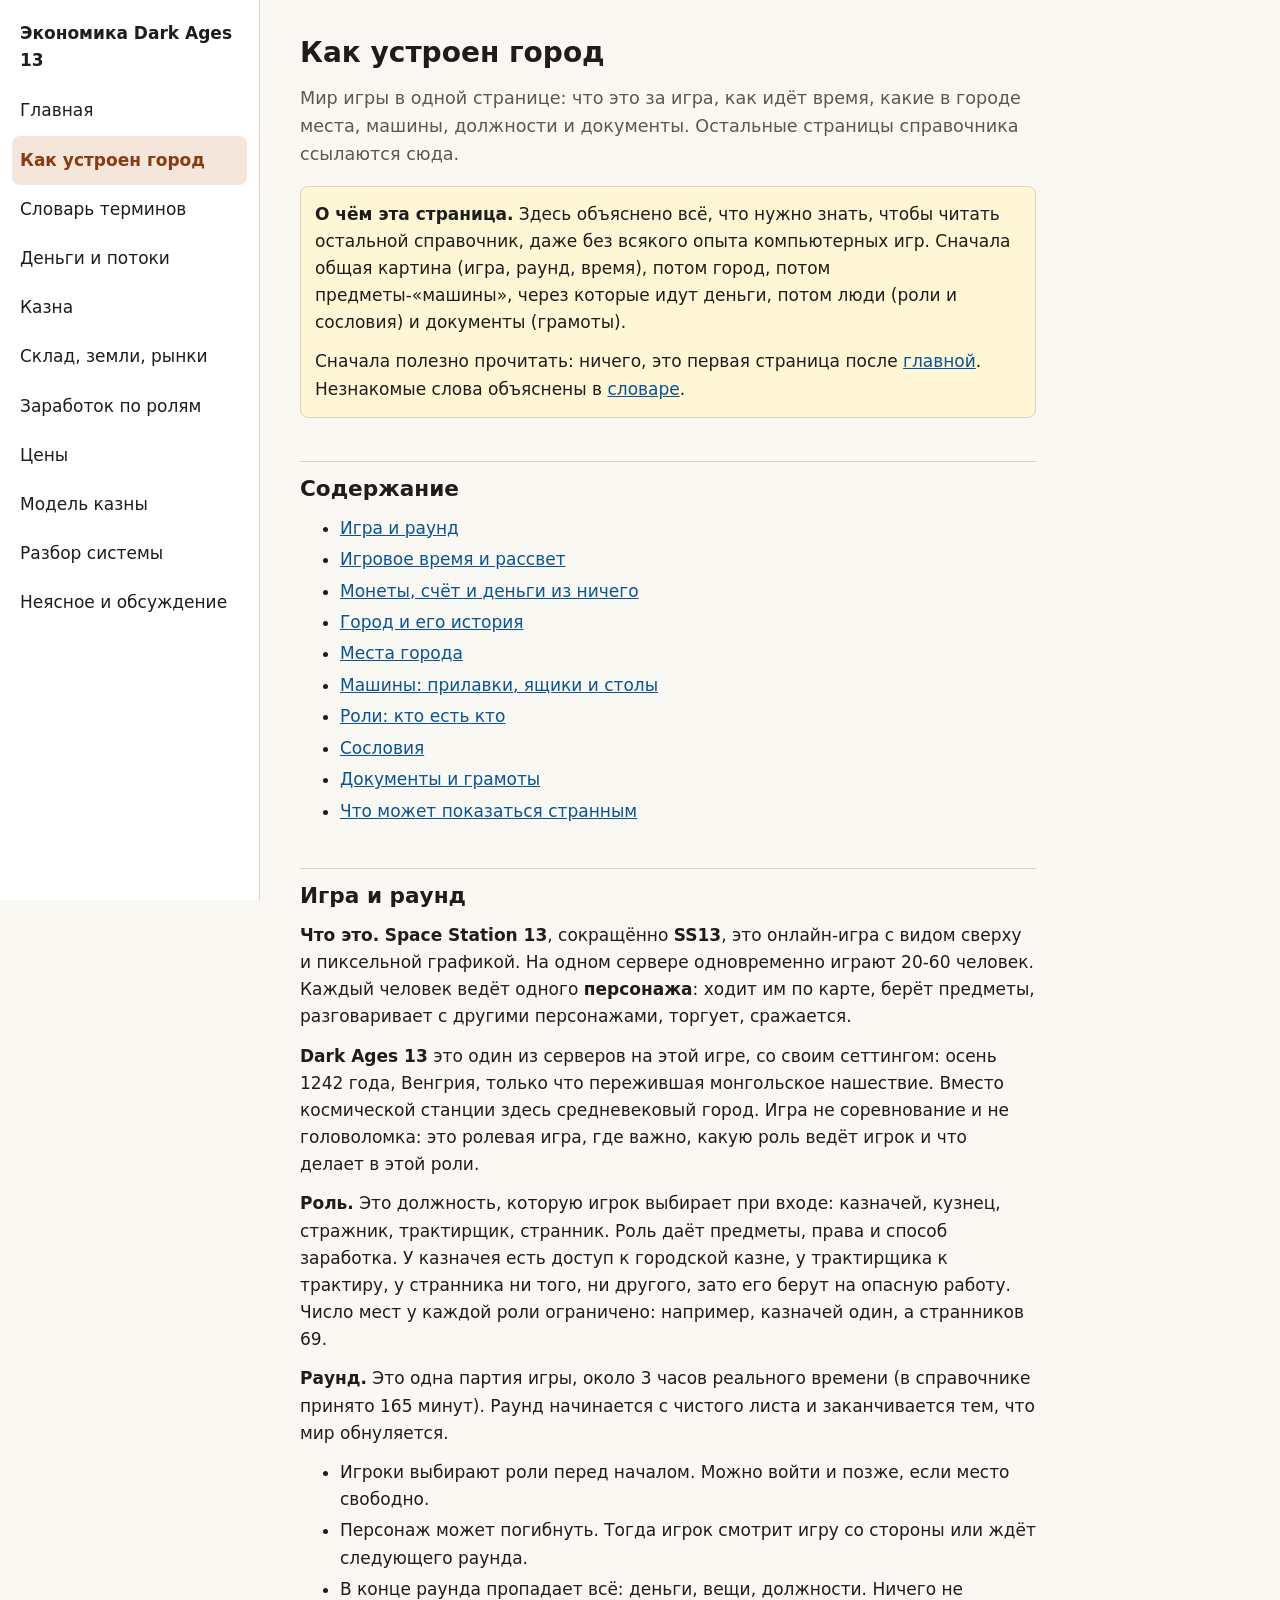
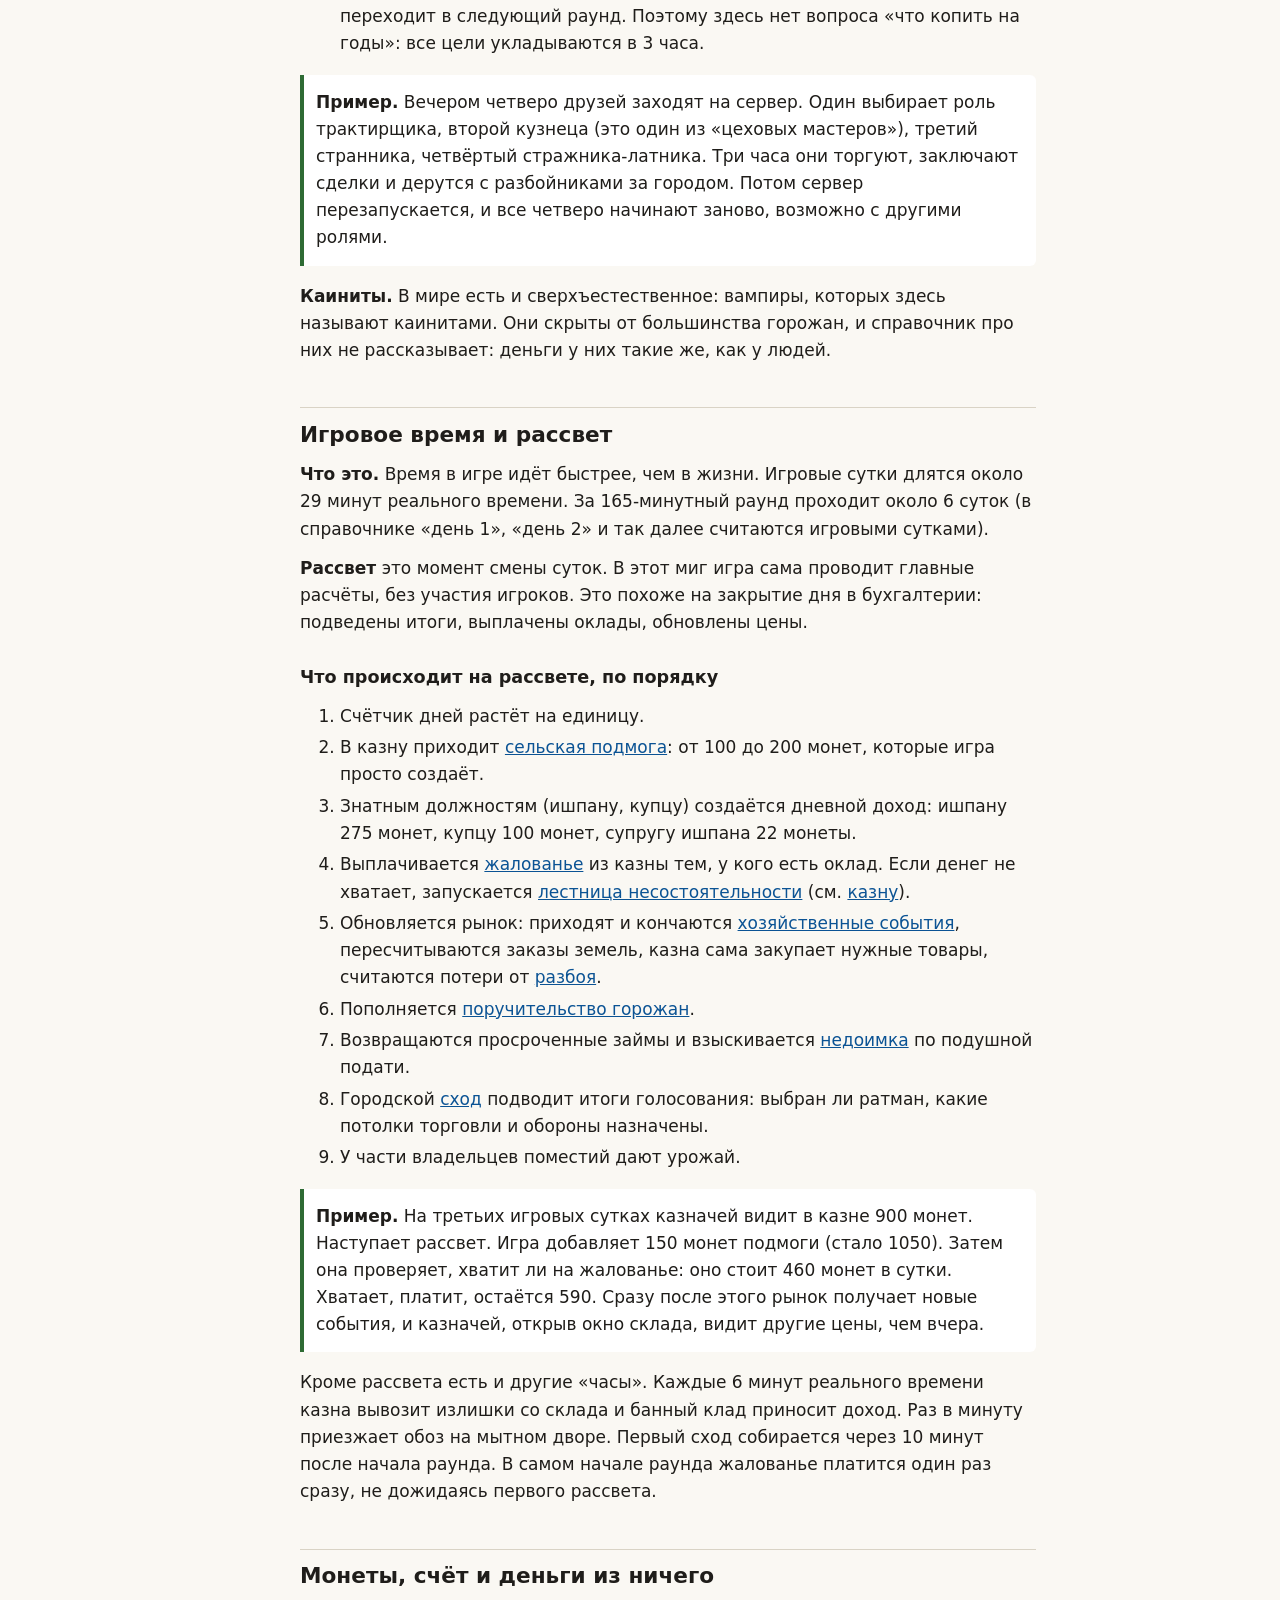
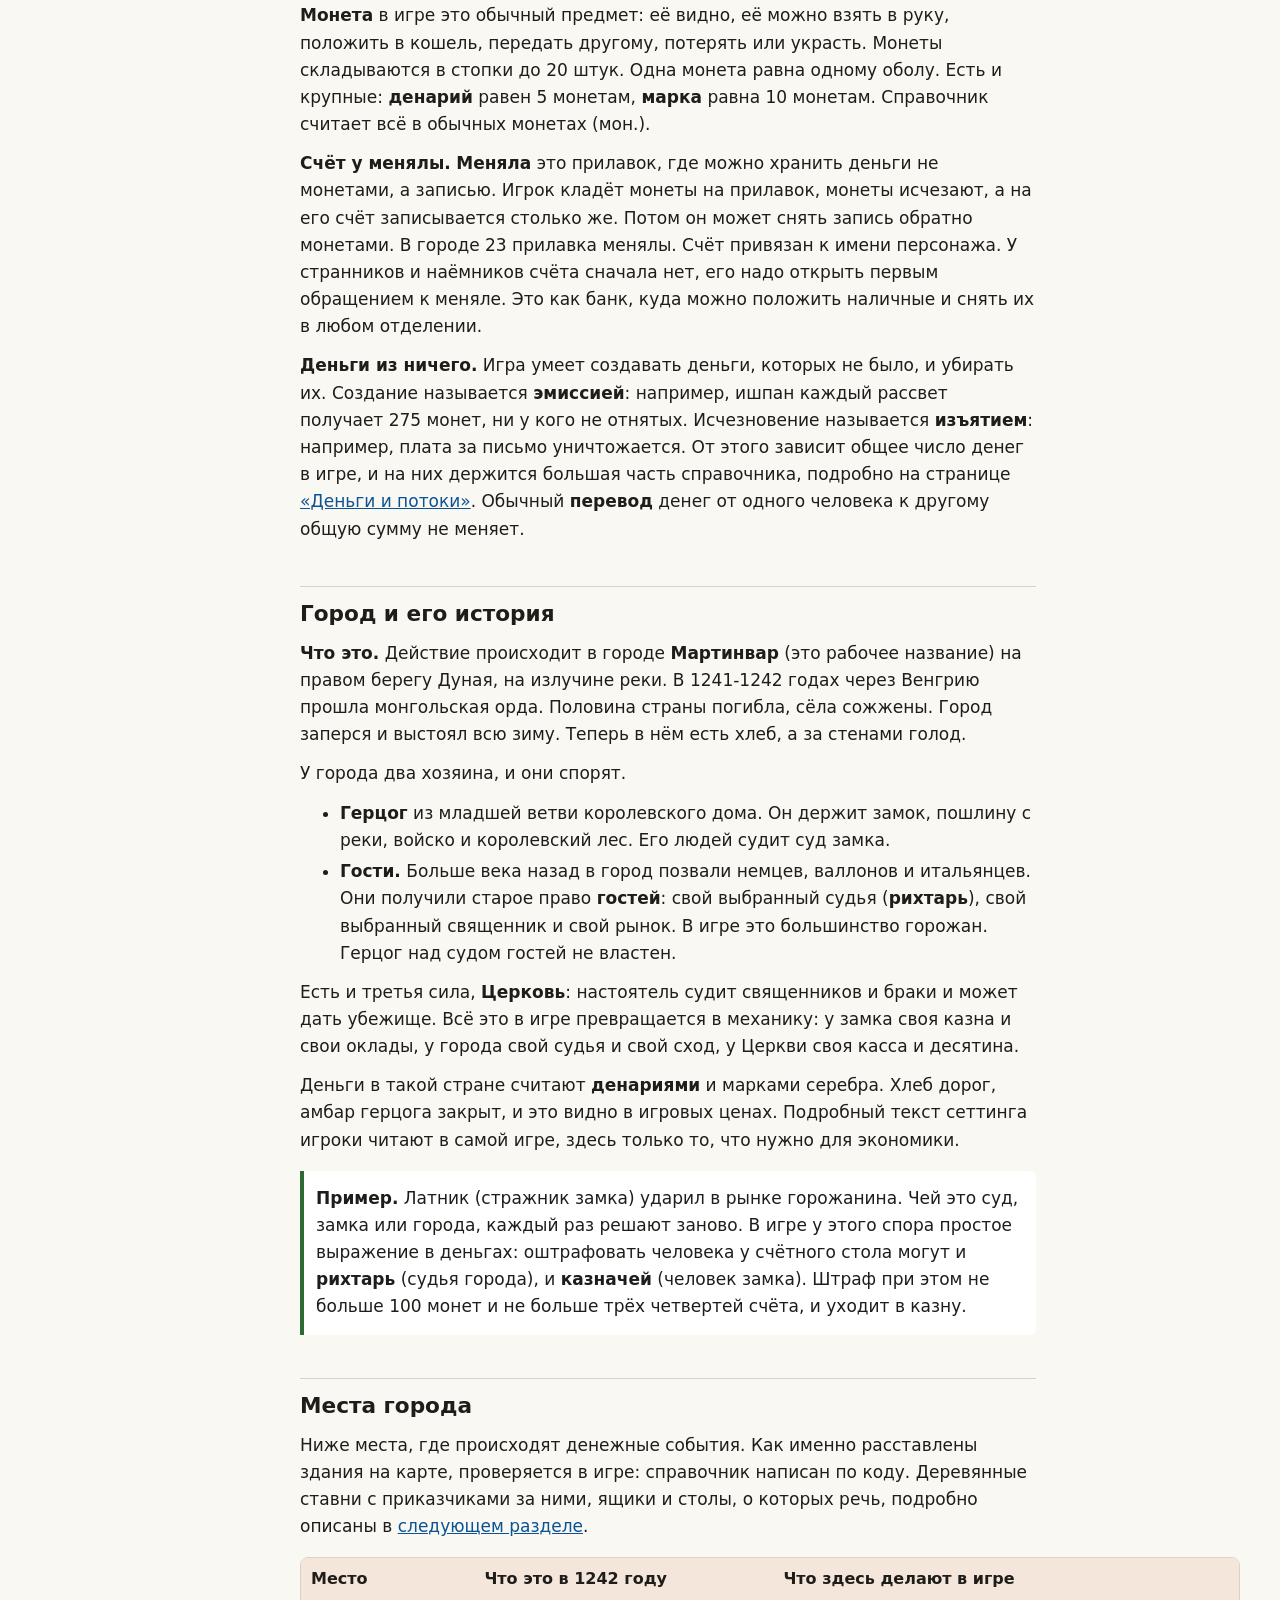
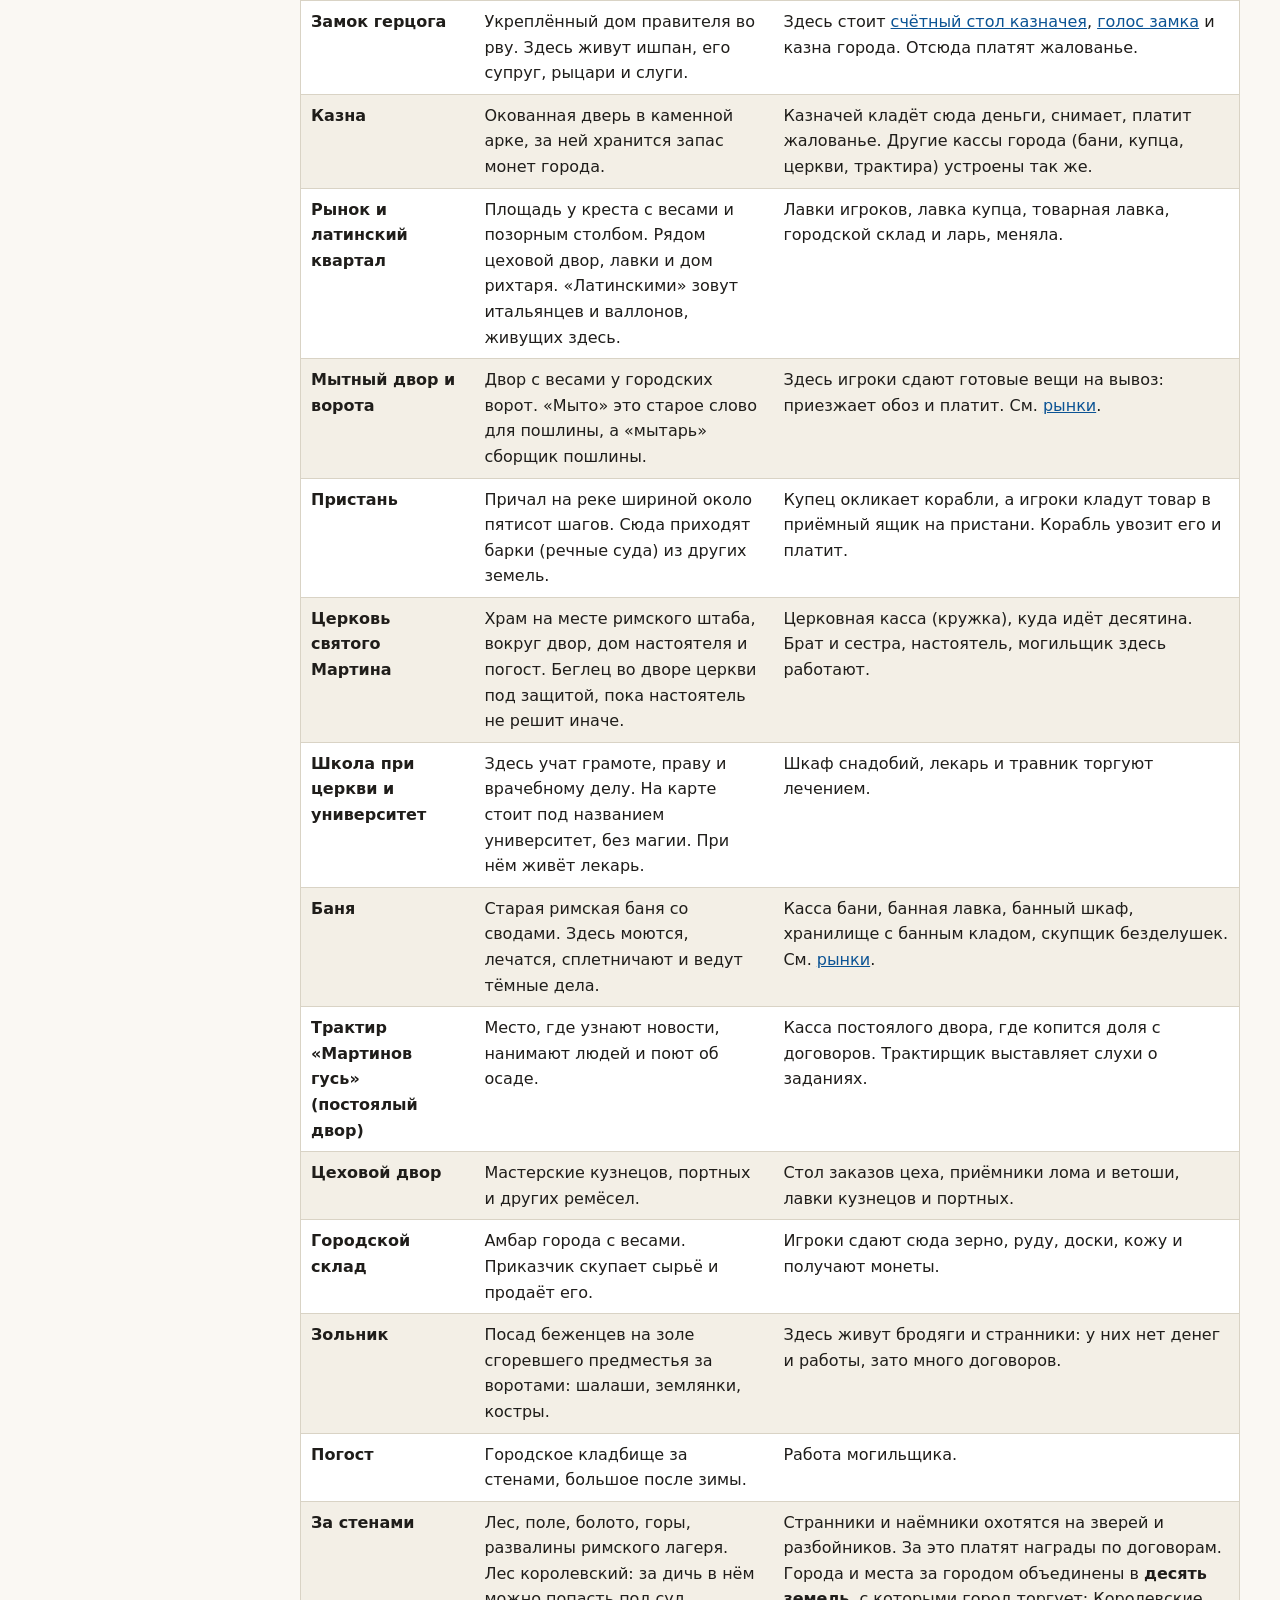
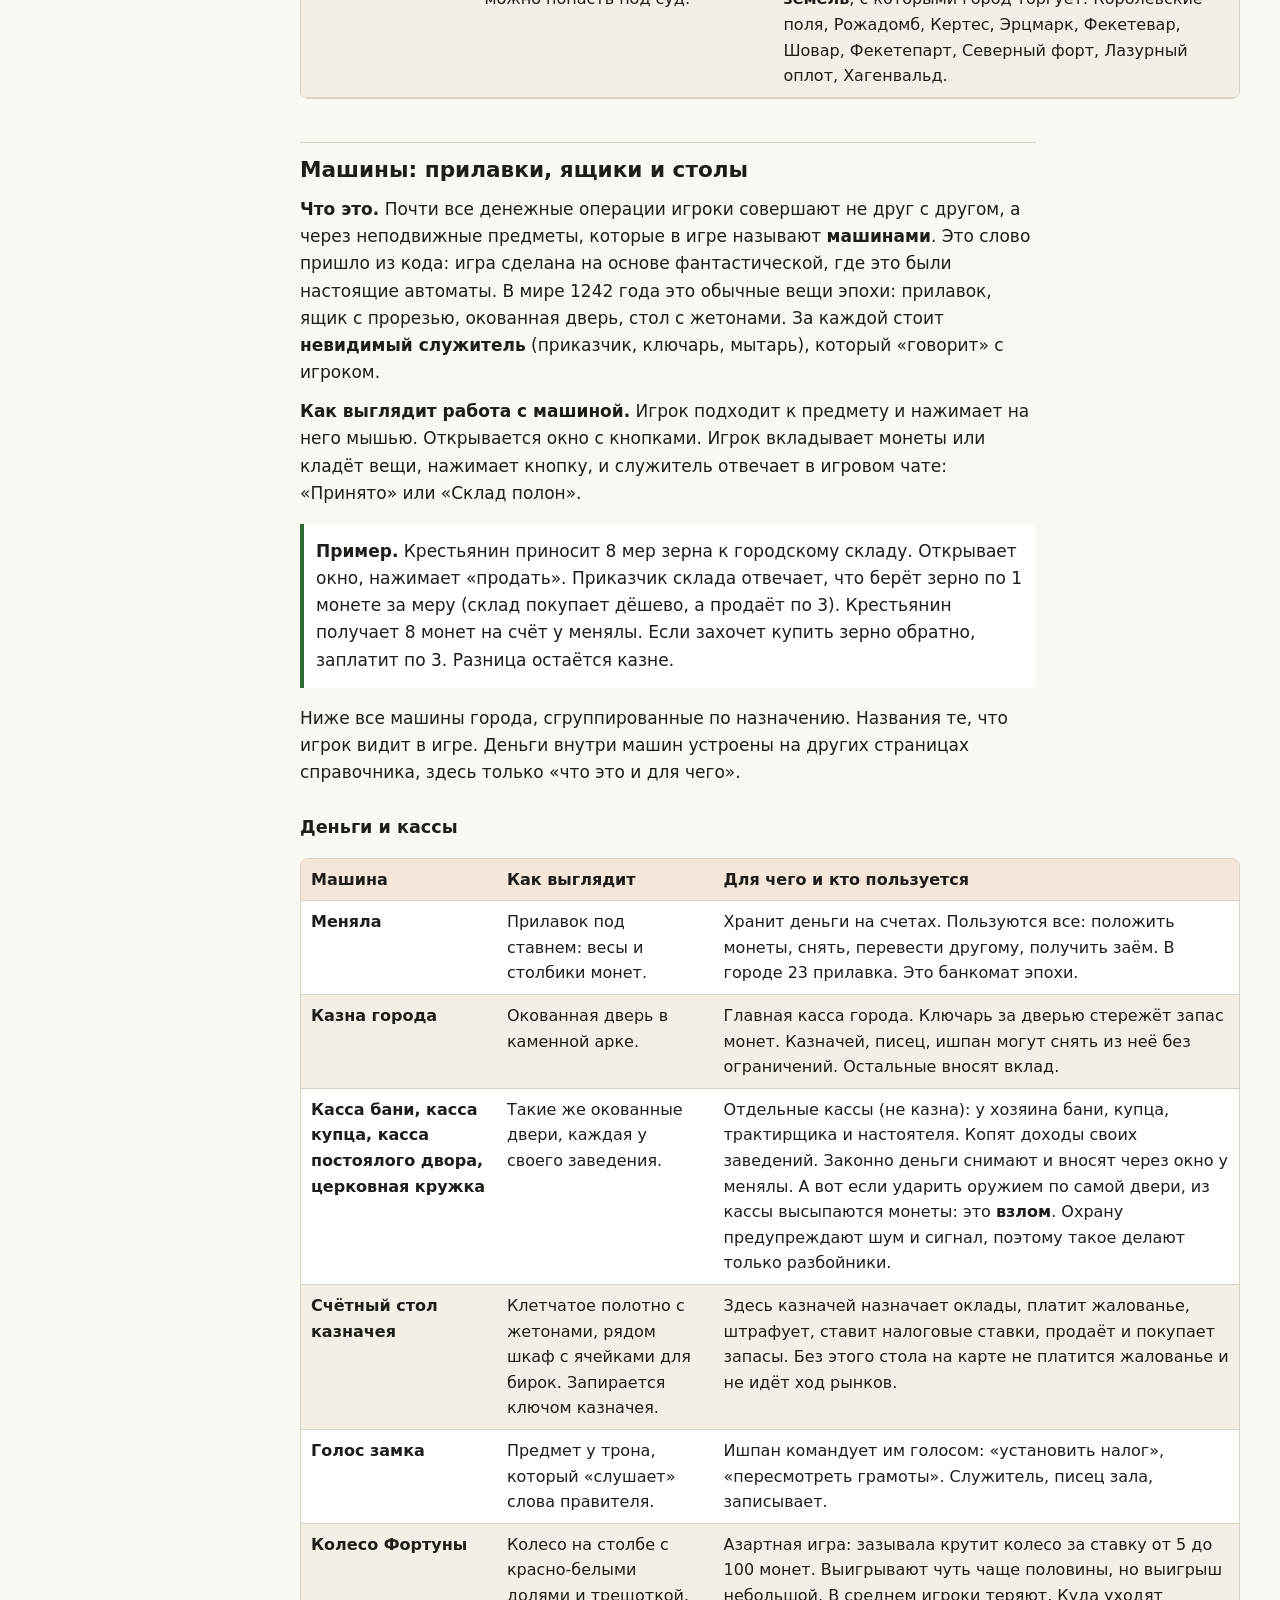
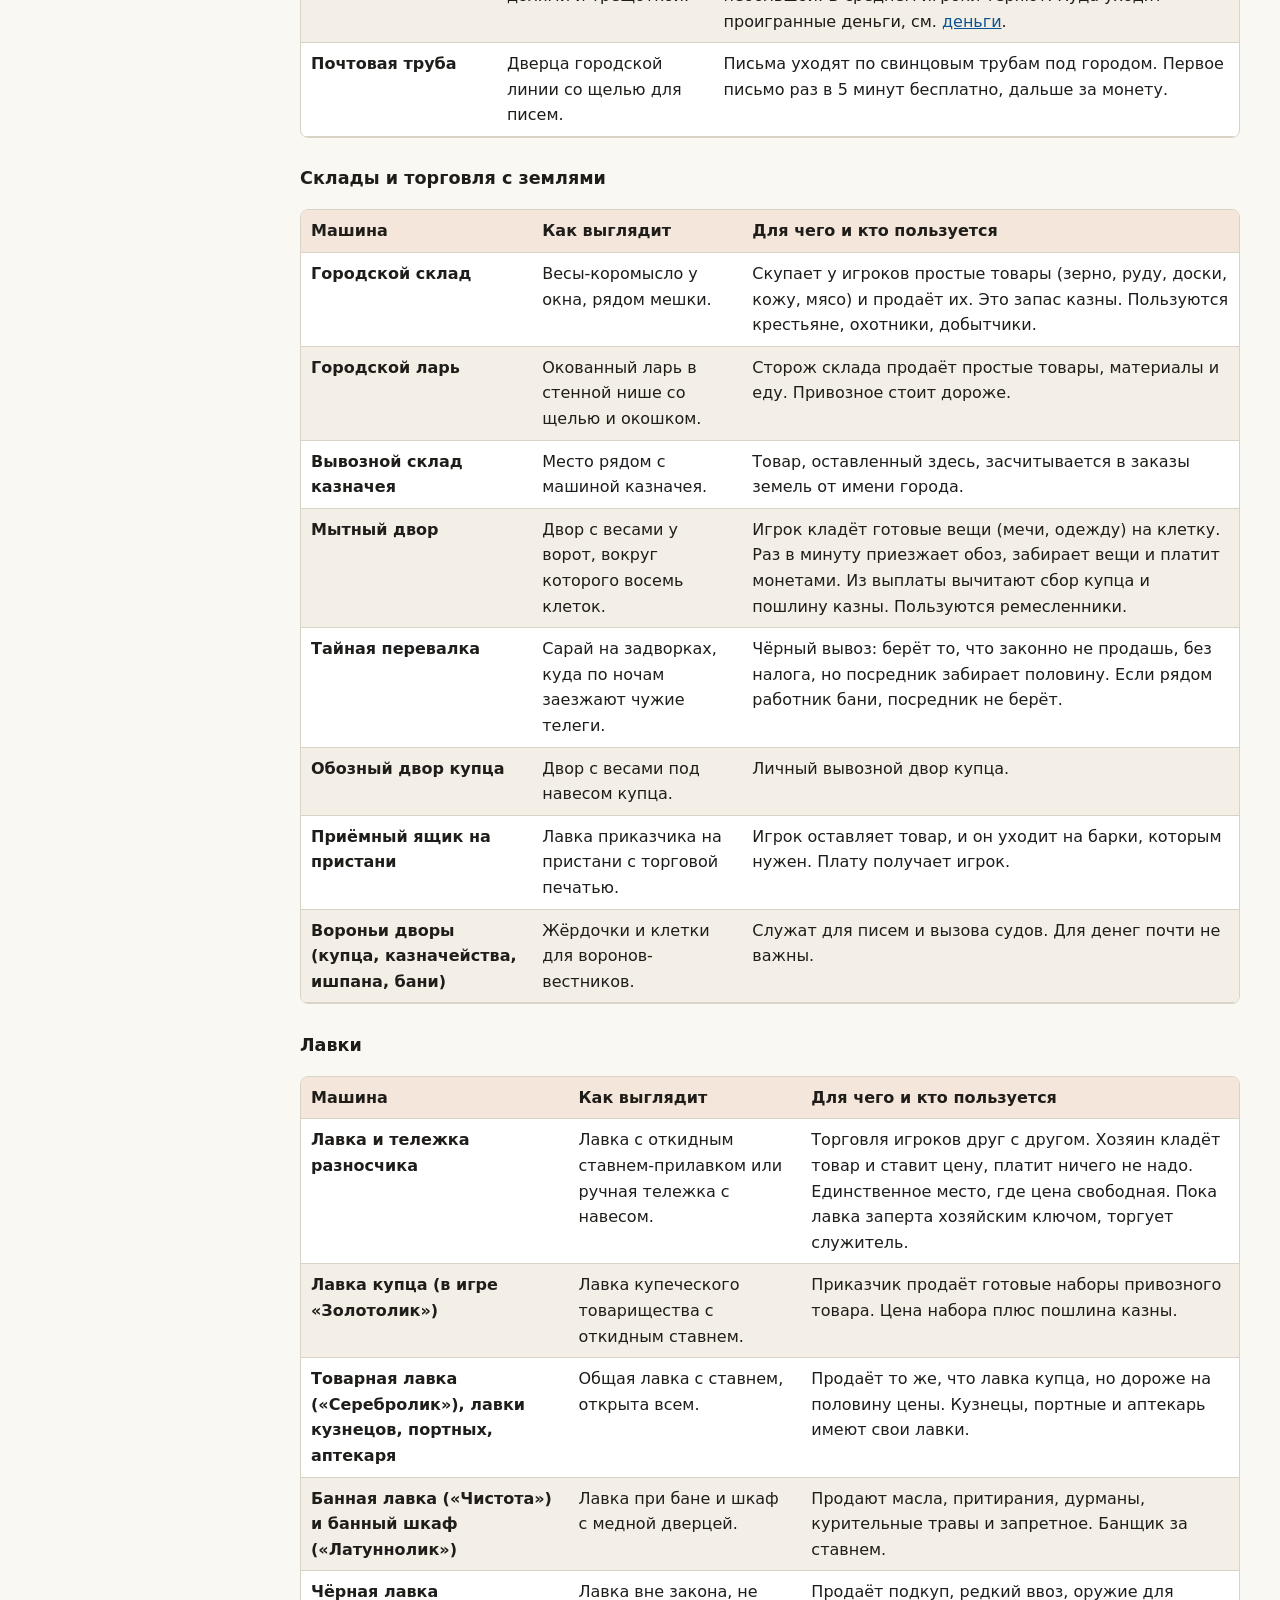
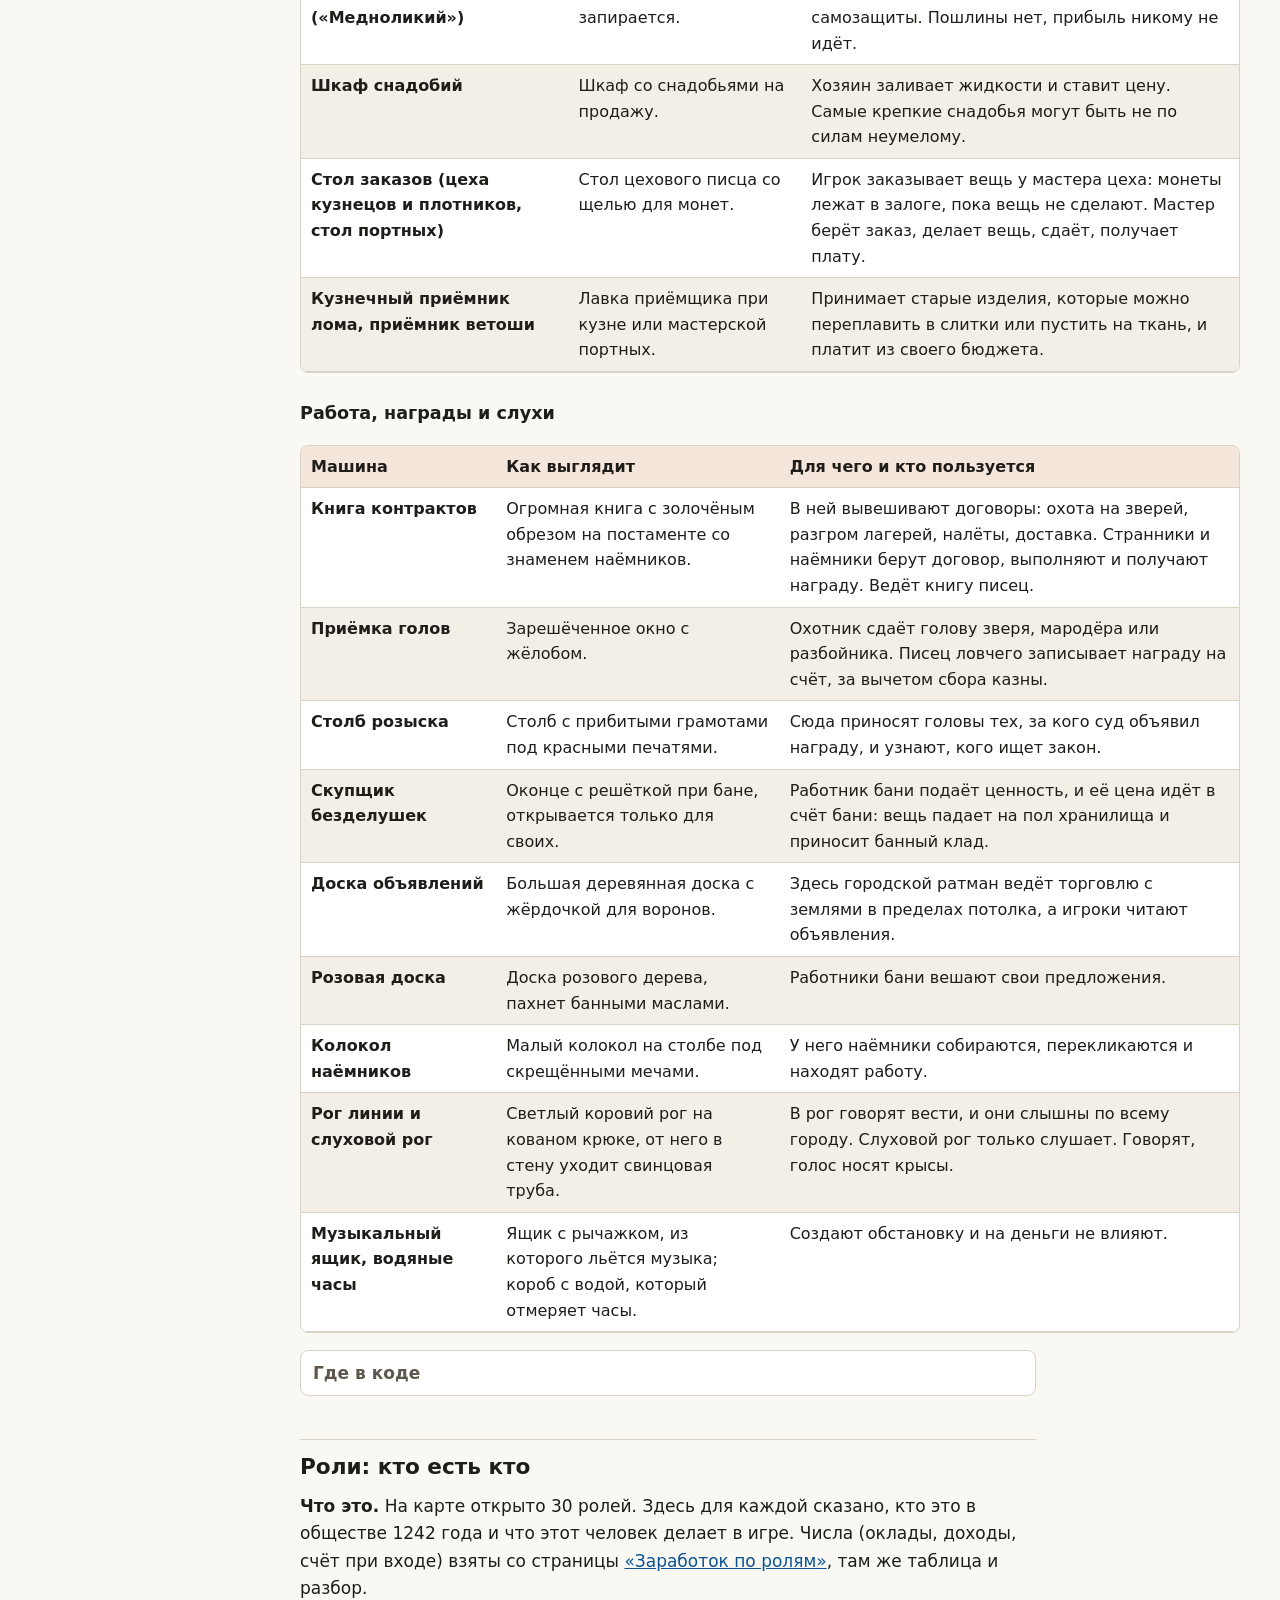
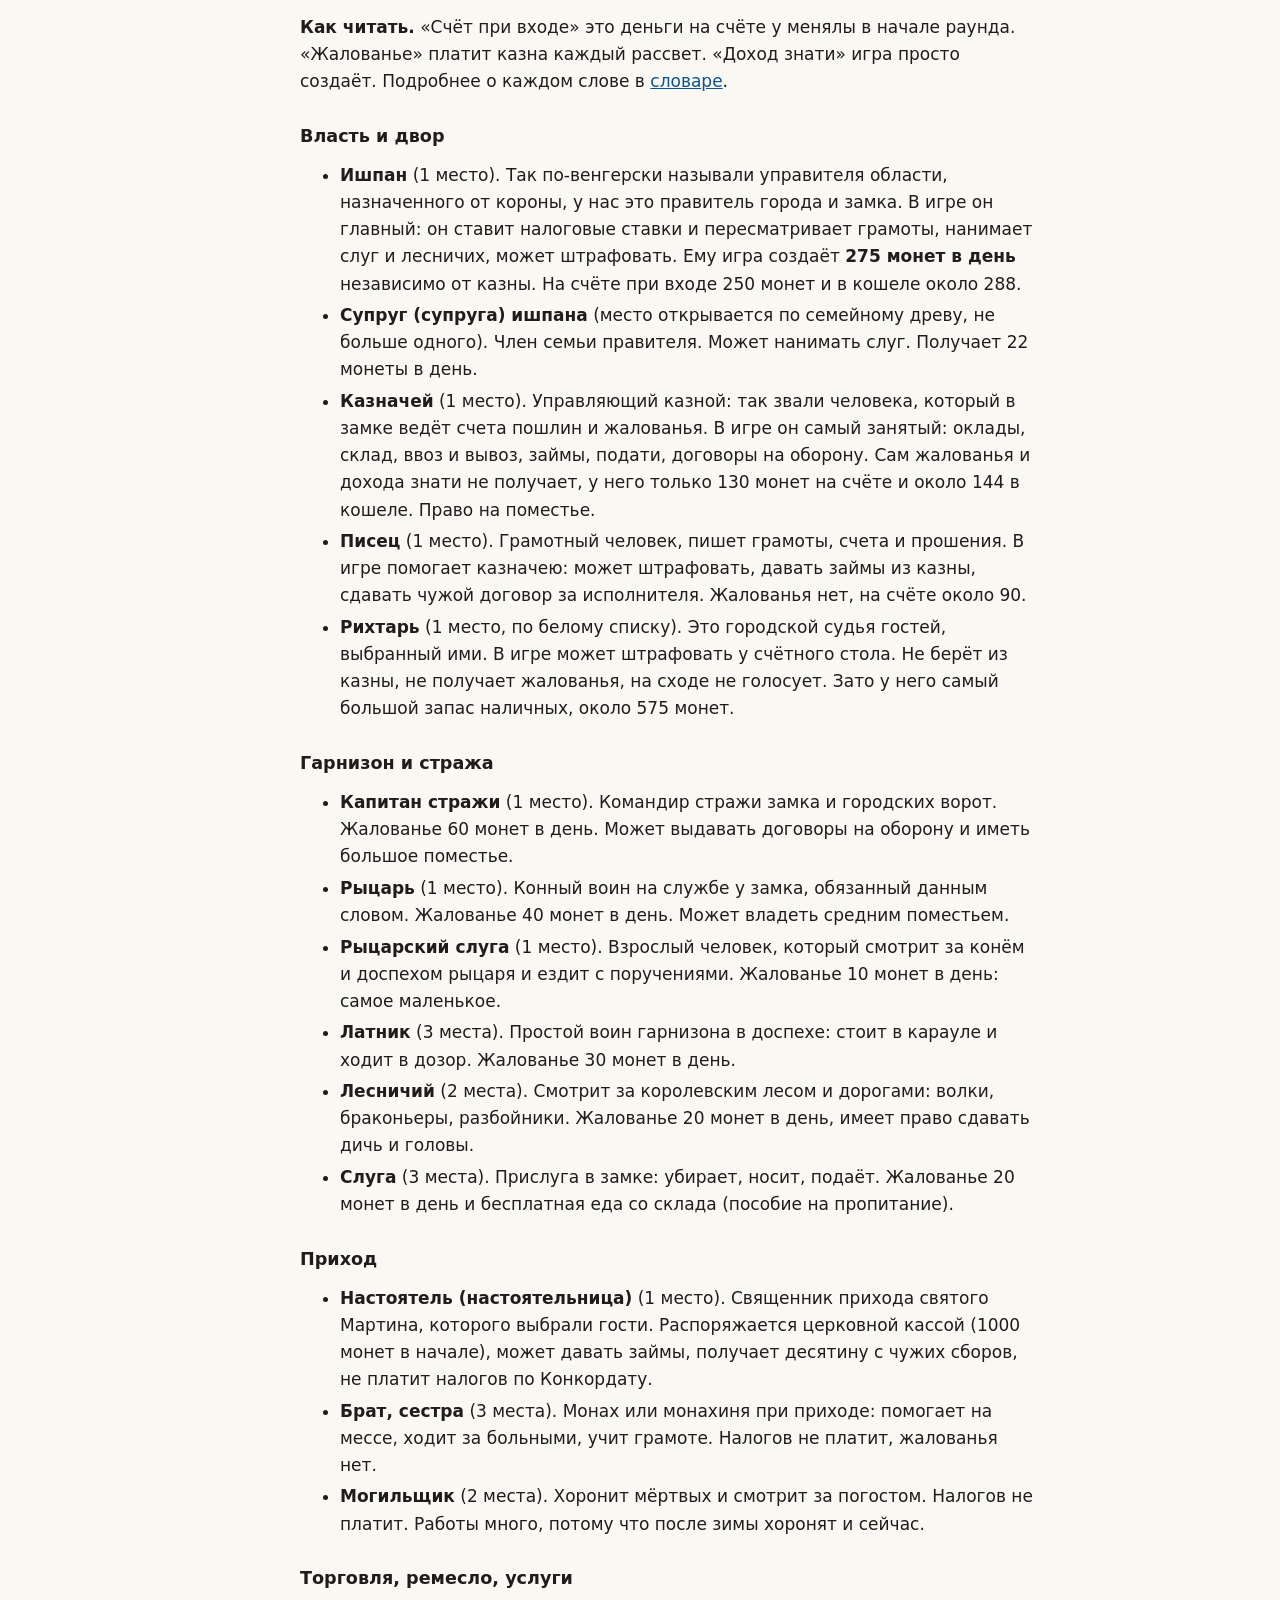
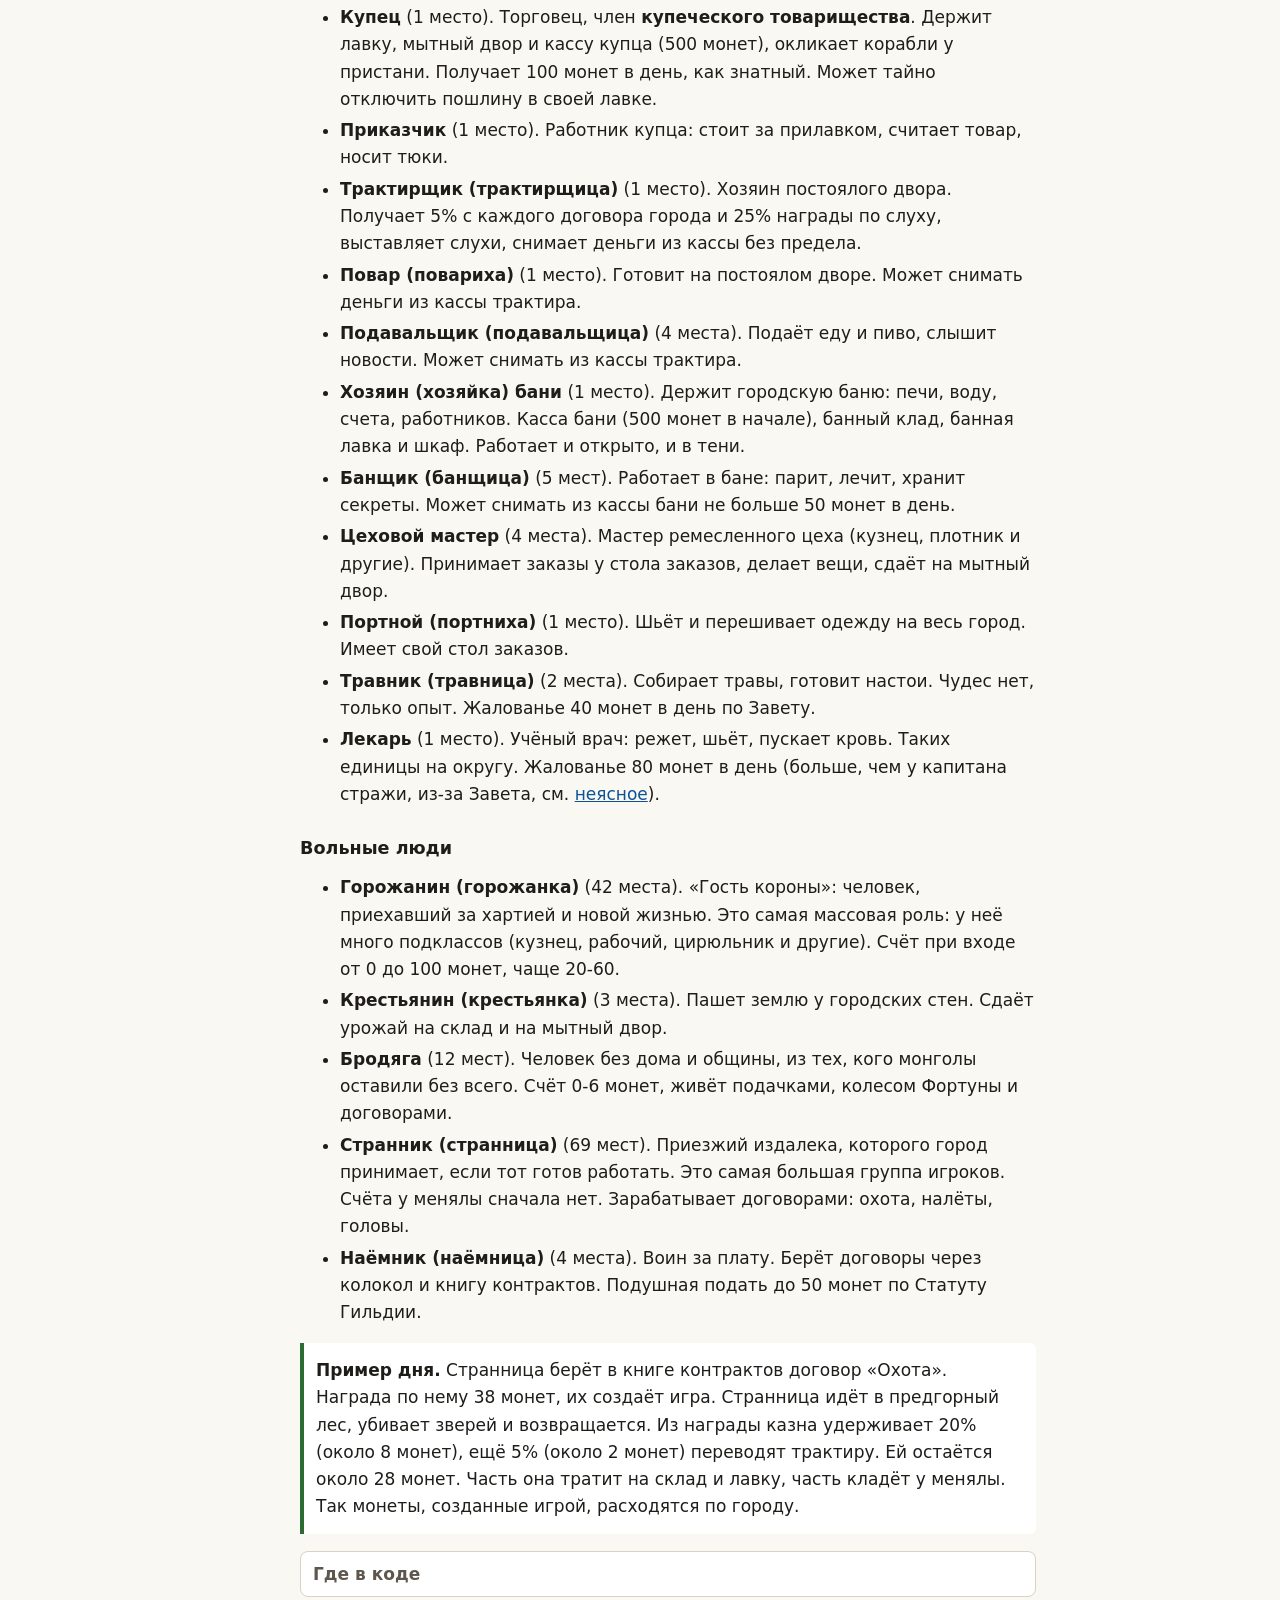
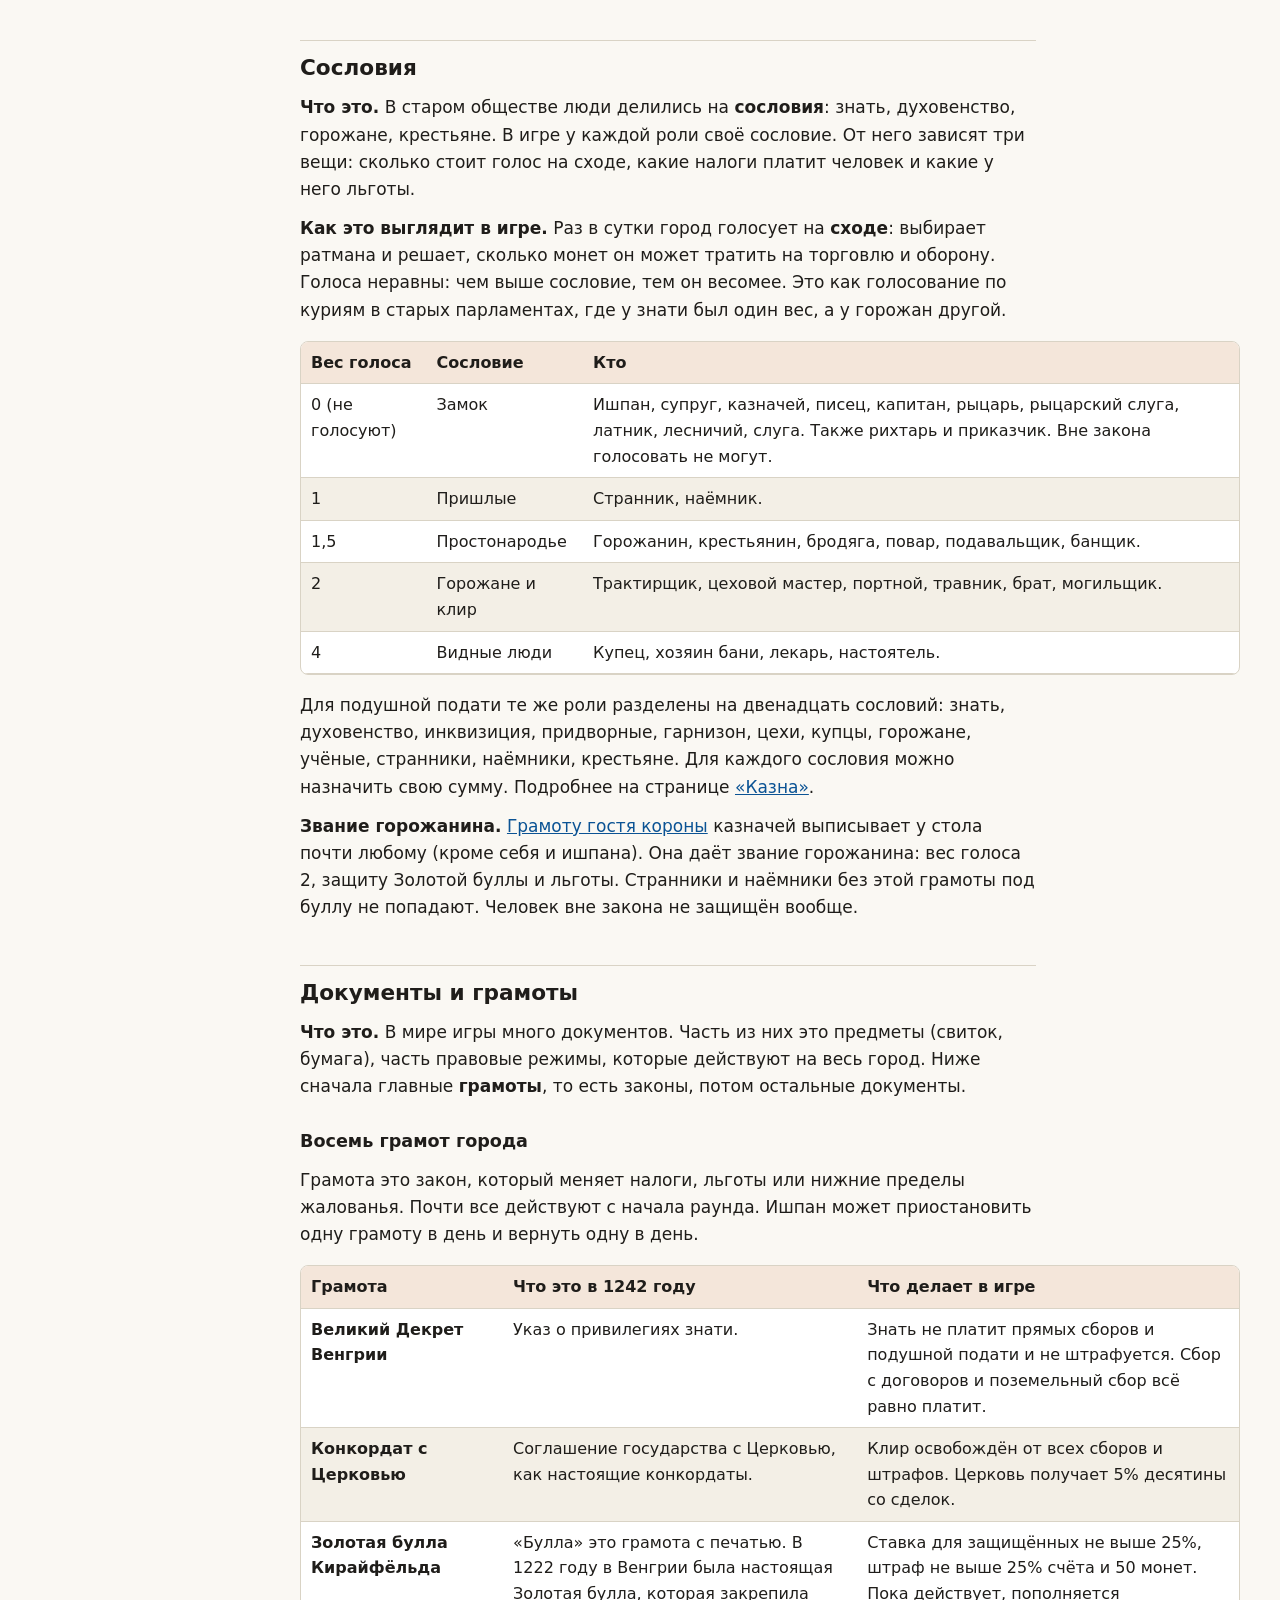
<file: world.html>
<!doctype html>
<html lang="ru">
<head>
<meta charset="utf-8">
<meta name="viewport" content="width=device-width, initial-scale=1">
<title>Как устроен город — Экономика Dark Ages 13</title>
<meta name="description" content="Фундамент справочника: что такое игра и раунд, рассвет, город Мартинвар и его места, все машины (меняла, мытный двор, склад, лавки), все открытые роли, сословия и грамоты. С примерами из игры.">
<link rel="stylesheet" href="assets/style.css">
</head>
<body>
<div class="layout">
<div id="nav-root"></div>
<main id="top">
<noscript><p><a href="index.html">На главную</a></p></noscript>

<h1>Как устроен город</h1>
<p class="lead">Мир игры в одной странице: что это за игра, как идёт время, какие в городе места, машины, должности и документы. Остальные страницы справочника ссылаются сюда.</p>

<div class="note">
<p><b>О чём эта страница.</b> Здесь объяснено всё, что нужно знать, чтобы читать остальной справочник, даже без всякого опыта компьютерных игр. Сначала общая картина (игра, раунд, время), потом город, потом предметы-«машины», через которые идут деньги, потом люди (роли и сословия) и документы (грамоты).</p>
<p>Сначала полезно прочитать: ничего, это первая страница после <a href="index.html">главной</a>. Незнакомые слова объяснены в <a href="glossary.html">словаре</a>.</p>
</div>

<h2 id="w-contents">Содержание</h2>
<ul>
<li><a href="#w-game">Игра и раунд</a></li>
<li><a href="#w-dawn">Игровое время и рассвет</a></li>
<li><a href="#w-coins">Монеты, счёт и деньги из ничего</a></li>
<li><a href="#w-city">Город и его история</a></li>
<li><a href="#w-places">Места города</a></li>
<li><a href="#w-machines">Машины: прилавки, ящики и столы</a></li>
<li><a href="#w-roles">Роли: кто есть кто</a></li>
<li><a href="#w-estates">Сословия</a></li>
<li><a href="#w-charters">Документы и грамоты</a></li>
<li><a href="#w-quirks">Что может показаться странным</a></li>
</ul>

<h2 id="w-game">Игра и раунд</h2>
<p><b>Что это.</b> <b>Space Station 13</b>, сокращённо <b>SS13</b>, это онлайн-игра с видом сверху и пиксельной графикой. На одном сервере одновременно играют 20-60 человек. Каждый человек ведёт одного <b>персонажа</b>: ходит им по карте, берёт предметы, разговаривает с другими персонажами, торгует, сражается.</p>
<p><b>Dark Ages 13</b> это один из серверов на этой игре, со своим сеттингом: осень 1242 года, Венгрия, только что пережившая монгольское нашествие. Вместо космической станции здесь средневековый город. Игра не соревнование и не головоломка: это ролевая игра, где важно, какую роль ведёт игрок и что делает в этой роли.</p>
<p><b>Роль.</b> Это должность, которую игрок выбирает при входе: казначей, кузнец, стражник, трактирщик, странник. Роль даёт предметы, права и способ заработка. У казначея есть доступ к городской казне, у трактирщика к трактиру, у странника ни того, ни другого, зато его берут на опасную работу. Число мест у каждой роли ограничено: например, казначей один, а странников 69.</p>
<p><b>Раунд.</b> Это одна партия игры, около 3 часов реального времени (в справочнике принято 165 минут). Раунд начинается с чистого листа и заканчивается тем, что мир обнуляется.</p>
<ul>
<li>Игроки выбирают роли перед началом. Можно войти и позже, если место свободно.</li>
<li>Персонаж может погибнуть. Тогда игрок смотрит игру со стороны или ждёт следующего раунда.</li>
<li>В конце раунда пропадает всё: деньги, вещи, должности. Ничего не переходит в следующий раунд. Поэтому здесь нет вопроса «что копить на годы»: все цели укладываются в 3 часа.</li>
</ul>
<div class="example">
<p><b>Пример.</b> Вечером четверо друзей заходят на сервер. Один выбирает роль трактирщика, второй кузнеца (это один из «цеховых мастеров»), третий странника, четвёртый стражника-латника. Три часа они торгуют, заключают сделки и дерутся с разбойниками за городом. Потом сервер перезапускается, и все четверо начинают заново, возможно с другими ролями.</p>
</div>
<p><b>Каиниты.</b> В мире есть и сверхъестественное: вампиры, которых здесь называют каинитами. Они скрыты от большинства горожан, и справочник про них не рассказывает: деньги у них такие же, как у людей.</p>

<h2 id="w-dawn">Игровое время и рассвет</h2>
<p><b>Что это.</b> Время в игре идёт быстрее, чем в жизни. Игровые сутки длятся около 29 минут реального времени. За 165-минутный раунд проходит около 6 суток (в справочнике «день 1», «день 2» и так далее считаются игровыми сутками).</p>
<p><b>Рассвет</b> это момент смены суток. В этот миг игра сама проводит главные расчёты, без участия игроков. Это похоже на закрытие дня в бухгалтерии: подведены итоги, выплачены оклады, обновлены цены.</p>
<h3>Что происходит на рассвете, по порядку</h3>
<ol>
<li>Счётчик дней растёт на единицу.</li>
<li>В казну приходит <a href="glossary.html#g-selskaya">сельская подмога</a>: от 100 до 200 монет, которые игра просто создаёт.</li>
<li>Знатным должностям (ишпану, купцу) создаётся дневной доход: ишпану 275 монет, купцу 100 монет, супругу ишпана 22 монеты.</li>
<li>Выплачивается <a href="glossary.html#g-zhalovanie">жалованье</a> из казны тем, у кого есть оклад. Если денег не хватает, запускается <a href="glossary.html#g-lestnitsa">лестница несостоятельности</a> (см. <a href="treasury.html">казну</a>).</li>
<li>Обновляется рынок: приходят и кончаются <a href="glossary.html#g-sobytie">хозяйственные события</a>, пересчитываются заказы земель, казна сама закупает нужные товары, считаются потери от <a href="glossary.html#g-razboi">разбоя</a>.</li>
<li>Пополняется <a href="glossary.html#g-poruchitelstvo">поручительство горожан</a>.</li>
<li>Возвращаются просроченные займы и взыскивается <a href="glossary.html#g-nedoimka-poll">недоимка</a> по подушной подати.</li>
<li>Городской <a href="glossary.html#g-skhod">сход</a> подводит итоги голосования: выбран ли ратман, какие потолки торговли и обороны назначены.</li>
<li>У части владельцев поместий дают урожай.</li>
</ol>
<div class="example">
<p><b>Пример.</b> На третьих игровых сутках казначей видит в казне 900 монет. Наступает рассвет. Игра добавляет 150 монет подмоги (стало 1050). Затем она проверяет, хватит ли на жалованье: оно стоит 460 монет в сутки. Хватает, платит, остаётся 590. Сразу после этого рынок получает новые события, и казначей, открыв окно склада, видит другие цены, чем вчера.</p>
</div>
<p>Кроме рассвета есть и другие «часы». Каждые 6 минут реального времени казна вывозит излишки со склада и банный клад приносит доход. Раз в минуту приезжает обоз на мытном дворе. Первый сход собирается через 10 минут после начала раунда. В самом начале раунда жалованье платится один раз сразу, не дожидаясь первого рассвета.</p>

<h2 id="w-coins">Монеты, счёт и деньги из ничего</h2>
<p><b>Монета</b> в игре это обычный предмет: её видно, её можно взять в руку, положить в кошель, передать другому, потерять или украсть. Монеты складываются в стопки до 20 штук. Одна монета равна одному оболу. Есть и крупные: <b>денарий</b> равен 5 монетам, <b>марка</b> равна 10 монетам. Справочник считает всё в обычных монетах (мон.).</p>
<p><b>Счёт у менялы.</b> <b>Меняла</b> это прилавок, где можно хранить деньги не монетами, а записью. Игрок кладёт монеты на прилавок, монеты исчезают, а на его счёт записывается столько же. Потом он может снять запись обратно монетами. В городе 23 прилавка менялы. Счёт привязан к имени персонажа. У странников и наёмников счёта сначала нет, его надо открыть первым обращением к меняле. Это как банк, куда можно положить наличные и снять их в любом отделении.</p>
<p><b>Деньги из ничего.</b> Игра умеет создавать деньги, которых не было, и убирать их. Создание называется <b>эмиссией</b>: например, ишпан каждый рассвет получает 275 монет, ни у кого не отнятых. Исчезновение называется <b>изъятием</b>: например, плата за письмо уничтожается. От этого зависит общее число денег в игре, и на них держится большая часть справочника, подробно на странице <a href="money.html">«Деньги и потоки»</a>. Обычный <b>перевод</b> денег от одного человека к другому общую сумму не меняет.</p>

<h2 id="w-city">Город и его история</h2>
<p><b>Что это.</b> Действие происходит в городе <b>Мартинвар</b> (это рабочее название) на правом берегу Дуная, на излучине реки. В 1241-1242 годах через Венгрию прошла монгольская орда. Половина страны погибла, сёла сожжены. Город заперся и выстоял всю зиму. Теперь в нём есть хлеб, а за стенами голод.</p>
<p>У города два хозяина, и они спорят.</p>
<ul>
<li><b>Герцог</b> из младшей ветви королевского дома. Он держит замок, пошлину с реки, войско и королевский лес. Его людей судит суд замка.</li>
<li><b>Гости.</b> Больше века назад в город позвали немцев, валлонов и итальянцев. Они получили старое право <b>гостей</b>: свой выбранный судья (<b>рихтарь</b>), свой выбранный священник и свой рынок. В игре это большинство горожан. Герцог над судом гостей не властен.</li>
</ul>
<p>Есть и третья сила, <b>Церковь</b>: настоятель судит священников и браки и может дать убежище. Всё это в игре превращается в механику: у замка своя казна и свои оклады, у города свой судья и свой сход, у Церкви своя касса и десятина.</p>
<p>Деньги в такой стране считают <b>денариями</b> и марками серебра. Хлеб дорог, амбар герцога закрыт, и это видно в игровых ценах. Подробный текст сеттинга игроки читают в самой игре, здесь только то, что нужно для экономики.</p>
<div class="example">
<p><b>Пример.</b> Латник (стражник замка) ударил в рынке горожанина. Чей это суд, замка или города, каждый раз решают заново. В игре у этого спора простое выражение в деньгах: оштрафовать человека у счётного стола могут и <b>рихтарь</b> (судья города), и <b>казначей</b> (человек замка). Штраф при этом не больше 100 монет и не больше трёх четвертей счёта, и уходит в казну.</p>
</div>

<h2 id="w-places">Места города</h2>
<p>Ниже места, где происходят денежные события. Как именно расставлены здания на карте, проверяется в игре: справочник написан по коду. Деревянные ставни с приказчиками за ними, ящики и столы, о которых речь, подробно описаны в <a href="#w-machines">следующем разделе</a>.</p>
<div class="tw"><table>
<thead><tr><th>Место</th><th>Что это в 1242 году</th><th>Что здесь делают в игре</th></tr></thead>
<tbody>
<tr id="w-p-zamok"><td><b>Замок герцога</b></td><td>Укреплённый дом правителя во рву. Здесь живут ишпан, его супруг, рыцари и слуги.</td><td>Здесь стоит <a href="#w-m-schetny">счётный стол казначея</a>, <a href="#w-m-golos">голос замка</a> и казна города. Отсюда платят жалованье.</td></tr>
<tr id="w-p-kazna"><td><b>Казна</b></td><td>Окованная дверь в каменной арке, за ней хранится запас монет города.</td><td>Казначей кладёт сюда деньги, снимает, платит жалованье. Другие кассы города (бани, купца, церкви, трактира) устроены так же.</td></tr>
<tr id="w-p-rynok"><td><b>Рынок и латинский квартал</b></td><td>Площадь у креста с весами и позорным столбом. Рядом цеховой двор, лавки и дом рихтаря. «Латинскими» зовут итальянцев и валлонов, живущих здесь.</td><td>Лавки игроков, лавка купца, товарная лавка, городской склад и ларь, меняла.</td></tr>
<tr id="w-p-mytny"><td><b>Мытный двор и ворота</b></td><td>Двор с весами у городских ворот. «Мыто» это старое слово для пошлины, а «мытарь» сборщик пошлины.</td><td>Здесь игроки сдают готовые вещи на вывоз: приезжает обоз и платит. См. <a href="markets.html">рынки</a>.</td></tr>
<tr id="w-p-prist"><td><b>Пристань</b></td><td>Причал на реке шириной около пятисот шагов. Сюда приходят барки (речные суда) из других земель.</td><td>Купец окликает корабли, а игроки кладут товар в приёмный ящик на пристани. Корабль увозит его и платит.</td></tr>
<tr id="w-p-cerkov"><td><b>Церковь святого Мартина</b></td><td>Храм на месте римского штаба, вокруг двор, дом настоятеля и погост. Беглец во дворе церкви под защитой, пока настоятель не решит иначе.</td><td>Церковная касса (кружка), куда идёт десятина. Брат и сестра, настоятель, могильщик здесь работают.</td></tr>
<tr id="w-p-studium"><td><b>Школа при церкви и университет</b></td><td>Здесь учат грамоте, праву и врачебному делу. На карте стоит под названием университет, без магии. При нём живёт лекарь.</td><td>Шкаф снадобий, лекарь и травник торгуют лечением.</td></tr>
<tr id="w-p-banya"><td><b>Баня</b></td><td>Старая римская баня со сводами. Здесь моются, лечатся, сплетничают и ведут тёмные дела.</td><td>Касса бани, банная лавка, банный шкаф, хранилище с банным кладом, скупщик безделушек. См. <a href="markets.html">рынки</a>.</td></tr>
<tr id="w-p-traktir"><td><b>Трактир «Мартинов гусь» (постоялый двор)</b></td><td>Место, где узнают новости, нанимают людей и поют об осаде.</td><td>Касса постоялого двора, где копится доля с договоров. Трактирщик выставляет слухи о заданиях.</td></tr>
<tr id="w-p-tsekh"><td><b>Цеховой двор</b></td><td>Мастерские кузнецов, портных и других ремёсел.</td><td>Стол заказов цеха, приёмники лома и ветоши, лавки кузнецов и портных.</td></tr>
<tr id="w-p-sklad"><td><b>Городской склад</b></td><td>Амбар города с весами. Приказчик скупает сырьё и продаёт его.</td><td>Игроки сдают сюда зерно, руду, доски, кожу и получают монеты.</td></tr>
<tr id="w-p-zolnik"><td><b>Зольник</b></td><td>Посад беженцев на золе сгоревшего предместья за воротами: шалаши, землянки, костры.</td><td>Здесь живут бродяги и странники: у них нет денег и работы, зато много договоров.</td></tr>
<tr id="w-p-pogost"><td><b>Погост</b></td><td>Городское кладбище за стенами, большое после зимы.</td><td>Работа могильщика.</td></tr>
<tr id="w-p-outside"><td><b>За стенами</b></td><td>Лес, поле, болото, горы, развалины римского лагеря. Лес королевский: за дичь в нём можно попасть под суд.</td><td>Странники и наёмники охотятся на зверей и разбойников. За это платят награды по договорам. Города и места за городом объединены в <b>десять земель</b>, с которыми город торгует: Королевские поля, Рожадомб, Кертес, Эрцмарк, Фекетевар, Шовар, Фекетепарт, Северный форт, Лазурный оплот, Хагенвальд.</td></tr>
</tbody>
</table></div>

<h2 id="w-machines">Машины: прилавки, ящики и столы</h2>
<p><b>Что это.</b> Почти все денежные операции игроки совершают не друг с другом, а через неподвижные предметы, которые в игре называют <b>машинами</b>. Это слово пришло из кода: игра сделана на основе фантастической, где это были настоящие автоматы. В мире 1242 года это обычные вещи эпохи: прилавок, ящик с прорезью, окованная дверь, стол с жетонами. За каждой стоит <b>невидимый служитель</b> (приказчик, ключарь, мытарь), который «говорит» с игроком.</p>
<p><b>Как выглядит работа с машиной.</b> Игрок подходит к предмету и нажимает на него мышью. Открывается окно с кнопками. Игрок вкладывает монеты или кладёт вещи, нажимает кнопку, и служитель отвечает в игровом чате: «Принято» или «Склад полон».</p>
<div class="example">
<p><b>Пример.</b> Крестьянин приносит 8 мер зерна к городскому складу. Открывает окно, нажимает «продать». Приказчик склада отвечает, что берёт зерно по 1 монете за меру (склад покупает дёшево, а продаёт по 3). Крестьянин получает 8 монет на счёт у менялы. Если захочет купить зерно обратно, заплатит по 3. Разница остаётся казне.</p>
</div>
<p>Ниже все машины города, сгруппированные по назначению. Названия те, что игрок видит в игре. Деньги внутри машин устроены на других страницах справочника, здесь только «что это и для чего».</p>

<h3>Деньги и кассы</h3>
<div class="tw"><table>
<thead><tr><th>Машина</th><th>Как выглядит</th><th>Для чего и кто пользуется</th></tr></thead>
<tbody>
<tr id="w-m-menyala"><td><b>Меняла</b></td><td>Прилавок под ставнем: весы и столбики монет.</td><td>Хранит деньги на счетах. Пользуются все: положить монеты, снять, перевести другому, получить заём. В городе 23 прилавка. Это банкомат эпохи.</td></tr>
<tr id="w-m-kazna"><td><b>Казна города</b></td><td>Окованная дверь в каменной арке.</td><td>Главная касса города. Ключарь за дверью стережёт запас монет. Казначей, писец, ишпан могут снять из неё без ограничений. Остальные вносят вклад.</td></tr>
<tr id="w-m-kassy"><td><b>Касса бани, касса купца, касса постоялого двора, церковная кружка</b></td><td>Такие же окованные двери, каждая у своего заведения.</td><td>Отдельные кассы (не казна): у хозяина бани, купца, трактирщика и настоятеля. Копят доходы своих заведений. Законно деньги снимают и вносят через окно у менялы. А вот если ударить оружием по самой двери, из кассы высыпаются монеты: это <b>взлом</b>. Охрану предупреждают шум и сигнал, поэтому такое делают только разбойники.</td></tr>
<tr id="w-m-schetny"><td><b>Счётный стол казначея</b></td><td>Клетчатое полотно с жетонами, рядом шкаф с ячейками для бирок. Запирается ключом казначея.</td><td>Здесь казначей назначает оклады, платит жалованье, штрафует, ставит налоговые ставки, продаёт и покупает запасы. Без этого стола на карте не платится жалованье и не идёт ход рынков.</td></tr>
<tr id="w-m-golos"><td><b>Голос замка</b></td><td>Предмет у трона, который «слушает» слова правителя.</td><td>Ишпан командует им голосом: «установить налог», «пересмотреть грамоты». Служитель, писец зала, записывает.</td></tr>
<tr id="w-m-koleso"><td><b>Колесо Фортуны</b></td><td>Колесо на столбе с красно-белыми долями и трещоткой.</td><td>Азартная игра: зазывала крутит колесо за ставку от 5 до 100 монет. Выигрывают чуть чаще половины, но выигрыш небольшой. В среднем игроки теряют. Куда уходят проигранные деньги, см. <a href="money.html">деньги</a>.</td></tr>
<tr id="w-m-pochta"><td><b>Почтовая труба</b></td><td>Дверца городской линии со щелью для писем.</td><td>Письма уходят по свинцовым трубам под городом. Первое письмо раз в 5 минут бесплатно, дальше за монету.</td></tr>
</tbody>
</table></div>

<h3>Склады и торговля с землями</h3>
<div class="tw"><table>
<thead><tr><th>Машина</th><th>Как выглядит</th><th>Для чего и кто пользуется</th></tr></thead>
<tbody>
<tr id="w-m-sklad"><td><b>Городской склад</b></td><td>Весы-коромысло у окна, рядом мешки.</td><td>Скупает у игроков простые товары (зерно, руду, доски, кожу, мясо) и продаёт их. Это запас казны. Пользуются крестьяне, охотники, добытчики.</td></tr>
<tr id="w-m-lar"><td><b>Городской ларь</b></td><td>Окованный ларь в стенной нише со щелью и окошком.</td><td>Сторож склада продаёт простые товары, материалы и еду. Привозное стоит дороже.</td></tr>
<tr id="w-m-vyvoznoy"><td><b>Вывозной склад казначея</b></td><td>Место рядом с машиной казначея.</td><td>Товар, оставленный здесь, засчитывается в заказы земель от имени города.</td></tr>
<tr id="w-m-mytny"><td><b>Мытный двор</b></td><td>Двор с весами у ворот, вокруг которого восемь клеток.</td><td>Игрок кладёт готовые вещи (мечи, одежду) на клетку. Раз в минуту приезжает обоз, забирает вещи и платит монетами. Из выплаты вычитают сбор купца и пошлину казны. Пользуются ремесленники.</td></tr>
<tr id="w-m-pereval"><td><b>Тайная перевалка</b></td><td>Сарай на задворках, куда по ночам заезжают чужие телеги.</td><td>Чёрный вывоз: берёт то, что законно не продашь, без налога, но посредник забирает половину. Если рядом работник бани, посредник не берёт.</td></tr>
<tr id="w-m-obozny"><td><b>Обозный двор купца</b></td><td>Двор с весами под навесом купца.</td><td>Личный вывозной двор купца.</td></tr>
<tr id="w-m-yashchik"><td><b>Приёмный ящик на пристани</b></td><td>Лавка приказчика на пристани с торговой печатью.</td><td>Игрок оставляет товар, и он уходит на барки, которым нужен. Плату получает игрок.</td></tr>
<tr id="w-m-voron"><td><b>Вороньи дворы (купца, казначейства, ишпана, бани)</b></td><td>Жёрдочки и клетки для воронов-вестников.</td><td>Служат для писем и вызова судов. Для денег почти не важны.</td></tr>
</tbody>
</table></div>

<h3>Лавки</h3>
<div class="tw"><table>
<thead><tr><th>Машина</th><th>Как выглядит</th><th>Для чего и кто пользуется</th></tr></thead>
<tbody>
<tr id="w-m-lavka"><td><b>Лавка и тележка разносчика</b></td><td>Лавка с откидным ставнем-прилавком или ручная тележка с навесом.</td><td>Торговля игроков друг с другом. Хозяин кладёт товар и ставит цену, платит ничего не надо. Единственное место, где цена свободная. Пока лавка заперта хозяйским ключом, торгует служитель.</td></tr>
<tr id="w-m-lavka-kupca"><td><b>Лавка купца (в игре «Золотолик»)</b></td><td>Лавка купеческого товарищества с откидным ставнем.</td><td>Приказчик продаёт готовые наборы привозного товара. Цена набора плюс пошлина казны.</td></tr>
<tr id="w-m-tovarnaya"><td><b>Товарная лавка («Серебролик»), лавки кузнецов, портных, аптекаря</b></td><td>Общая лавка с ставнем, открыта всем.</td><td>Продаёт то же, что лавка купца, но дороже на половину цены. Кузнецы, портные и аптекарь имеют свои лавки.</td></tr>
<tr id="w-m-bathshop"><td><b>Банная лавка («Чистота») и банный шкаф («Латуннолик»)</b></td><td>Лавка при бане и шкаф с медной дверцей.</td><td>Продают масла, притирания, дурманы, курительные травы и запретное. Банщик за ставнем.</td></tr>
<tr id="w-m-black"><td><b>Чёрная лавка («Медноликий»)</b></td><td>Лавка вне закона, не запирается.</td><td>Продаёт подкуп, редкий ввоз, оружие для самозащиты. Пошлины нет, прибыль никому не идёт.</td></tr>
<tr id="w-m-potion"><td><b>Шкаф снадобий</b></td><td>Шкаф со снадобьями на продажу.</td><td>Хозяин заливает жидкости и ставит цену. Самые крепкие снадобья могут быть не по силам неумелому.</td></tr>
<tr id="w-m-stol"><td><b>Стол заказов (цеха кузнецов и плотников, стол портных)</b></td><td>Стол цехового писца со щелью для монет.</td><td>Игрок заказывает вещь у мастера цеха: монеты лежат в залоге, пока вещь не сделают. Мастер берёт заказ, делает вещь, сдаёт, получает плату.</td></tr>
<tr id="w-m-scrap"><td><b>Кузнечный приёмник лома, приёмник ветоши</b></td><td>Лавка приёмщика при кузне или мастерской портных.</td><td>Принимает старые изделия, которые можно переплавить в слитки или пустить на ткань, и платит из своего бюджета.</td></tr>
</tbody>
</table></div>

<h3>Работа, награды и слухи</h3>
<div class="tw"><table>
<thead><tr><th>Машина</th><th>Как выглядит</th><th>Для чего и кто пользуется</th></tr></thead>
<tbody>
<tr id="w-m-kniga"><td><b>Книга контрактов</b></td><td>Огромная книга с золочёным обрезом на постаменте со знаменем наёмников.</td><td>В ней вывешивают договоры: охота на зверей, разгром лагерей, налёты, доставка. Странники и наёмники берут договор, выполняют и получают награду. Ведёт книгу писец.</td></tr>
<tr id="w-m-golovy"><td><b>Приёмка голов</b></td><td>Зарешёченное окно с жёлобом.</td><td>Охотник сдаёт голову зверя, мародёра или разбойника. Писец ловчего записывает награду на счёт, за вычетом сбора казны.</td></tr>
<tr id="w-m-stolb"><td><b>Столб розыска</b></td><td>Столб с прибитыми грамотами под красными печатями.</td><td>Сюда приносят головы тех, за кого суд объявил награду, и узнают, кого ищет закон.</td></tr>
<tr id="w-m-skupshchik"><td><b>Скупщик безделушек</b></td><td>Оконце с решёткой при бане, открывается только для своих.</td><td>Работник бани подаёт ценность, и её цена идёт в счёт бани: вещь падает на пол хранилища и приносит банный клад.</td></tr>
<tr id="w-m-doska"><td><b>Доска объявлений</b></td><td>Большая деревянная доска с жёрдочкой для воронов.</td><td>Здесь городской ратман ведёт торговлю с землями в пределах потолка, а игроки читают объявления.</td></tr>
<tr id="w-m-rosewall"><td><b>Розовая доска</b></td><td>Доска розового дерева, пахнет банными маслами.</td><td>Работники бани вешают свои предложения.</td></tr>
<tr id="w-m-bell"><td><b>Колокол наёмников</b></td><td>Малый колокол на столбе под скрещёнными мечами.</td><td>У него наёмники собираются, перекликаются и находят работу.</td></tr>
<tr id="w-m-rog"><td><b>Рог линии и слуховой рог</b></td><td>Светлый коровий рог на кованом крюке, от него в стену уходит свинцовая труба.</td><td>В рог говорят вести, и они слышны по всему городу. Слуховой рог только слушает. Говорят, голос носят крысы.</td></tr>
<tr id="w-m-music"><td><b>Музыкальный ящик, водяные часы</b></td><td>Ящик с рычажком, из которого льётся музыка; короб с водой, который отмеряет часы.</td><td>Создают обстановку и на деньги не влияют.</td></tr>
</tbody>
</table></div>
<details><summary>Где в коде</summary>
<ul>
<li>Русские имена и описания машин: <code>modular_zz_darkages/code/modules/world/world_machines.dm</code>.</li>
<li>Слова-голоса служителей («ключарь за дверью», «приказчик за ставнем») там же, в проце <code>GetVoice()</code>.</li>
<li>Прозвища Золотолик, Серебролик, Латуннолик, Медноликий остались в игровом коде от базы (<code>goldface</code>, <code>bathvend</code>, <code>copperface</code>).</li>
</ul>
</details>

<h2 id="w-roles">Роли: кто есть кто</h2>
<p><b>Что это.</b> На карте открыто 30 ролей. Здесь для каждой сказано, кто это в обществе 1242 года и что этот человек делает в игре. Числа (оклады, доходы, счёт при входе) взяты со страницы <a href="roles.html">«Заработок по ролям»</a>, там же таблица и разбор.</p>
<p><b>Как читать.</b> «Счёт при входе» это деньги на счёте у менялы в начале раунда. «Жалованье» платит казна каждый рассвет. «Доход знати» игра просто создаёт. Подробнее о каждом слове в <a href="glossary.html">словаре</a>.</p>

<h3>Власть и двор</h3>
<ul>
<li id="w-r-izhpan"><b>Ишпан</b> (1 место). Так по-венгерски называли управителя области, назначенного от короны, у нас это правитель города и замка. В игре он главный: он ставит налоговые ставки и пересматривает грамоты, нанимает слуг и лесничих, может штрафовать. Ему игра создаёт <b>275 монет в день</b> независимо от казны. На счёте при входе 250 монет и в кошеле около 288.</li>
<li id="w-r-suprug"><b>Супруг (супруга) ишпана</b> (место открывается по семейному древу, не больше одного). Член семьи правителя. Может нанимать слуг. Получает 22 монеты в день.</li>
<li id="w-r-kaznachey"><b>Казначей</b> (1 место). Управляющий казной: так звали человека, который в замке ведёт счета пошлин и жалованья. В игре он самый занятый: оклады, склад, ввоз и вывоз, займы, подати, договоры на оборону. Сам жалованья и дохода знати не получает, у него только 130 монет на счёте и около 144 в кошеле. Право на поместье.</li>
<li id="w-r-pisec"><b>Писец</b> (1 место). Грамотный человек, пишет грамоты, счета и прошения. В игре помогает казначею: может штрафовать, давать займы из казны, сдавать чужой договор за исполнителя. Жалованья нет, на счёте около 90.</li>
<li id="w-r-rihtar"><b>Рихтарь</b> (1 место, по белому списку). Это городской судья гостей, выбранный ими. В игре может штрафовать у счётного стола. Не берёт из казны, не получает жалованья, на сходе не голосует. Зато у него самый большой запас наличных, около 575 монет.</li>
</ul>

<h3>Гарнизон и стража</h3>
<ul>
<li id="w-r-kapitan"><b>Капитан стражи</b> (1 место). Командир стражи замка и городских ворот. Жалованье 60 монет в день. Может выдавать договоры на оборону и иметь большое поместье.</li>
<li id="w-r-rytsar"><b>Рыцарь</b> (1 место). Конный воин на службе у замка, обязанный данным словом. Жалованье 40 монет в день. Может владеть средним поместьем.</li>
<li id="w-r-rsluga"><b>Рыцарский слуга</b> (1 место). Взрослый человек, который смотрит за конём и доспехом рыцаря и ездит с поручениями. Жалованье 10 монет в день: самое маленькое.</li>
<li id="w-r-latnik"><b>Латник</b> (3 места). Простой воин гарнизона в доспехе: стоит в карауле и ходит в дозор. Жалованье 30 монет в день.</li>
<li id="w-r-lesnichiy"><b>Лесничий</b> (2 места). Смотрит за королевским лесом и дорогами: волки, браконьеры, разбойники. Жалованье 20 монет в день, имеет право сдавать дичь и головы.</li>
<li id="w-r-sluga"><b>Слуга</b> (3 места). Прислуга в замке: убирает, носит, подаёт. Жалованье 20 монет в день и бесплатная еда со склада (пособие на пропитание).</li>
</ul>

<h3>Приход</h3>
<ul>
<li id="w-r-nastoyatel"><b>Настоятель (настоятельница)</b> (1 место). Священник прихода святого Мартина, которого выбрали гости. Распоряжается церковной кассой (1000 монет в начале), может давать займы, получает десятину с чужих сборов, не платит налогов по Конкордату.</li>
<li id="w-r-brat"><b>Брат, сестра</b> (3 места). Монах или монахиня при приходе: помогает на мессе, ходит за больными, учит грамоте. Налогов не платит, жалованья нет.</li>
<li id="w-r-mogilshchik"><b>Могильщик</b> (2 места). Хоронит мёртвых и смотрит за погостом. Налогов не платит. Работы много, потому что после зимы хоронят и сейчас.</li>
</ul>

<h3>Торговля, ремесло, услуги</h3>
<ul>
<li id="w-r-kupets"><b>Купец</b> (1 место). Торговец, член <b>купеческого товарищества</b>. Держит лавку, мытный двор и кассу купца (500 монет), окликает корабли у пристани. Получает 100 монет в день, как знатный. Может тайно отключить пошлину в своей лавке.</li>
<li id="w-r-prikazchik"><b>Приказчик</b> (1 место). Работник купца: стоит за прилавком, считает товар, носит тюки.</li>
<li id="w-r-traktirshchik"><b>Трактирщик (трактирщица)</b> (1 место). Хозяин постоялого двора. Получает 5% с каждого договора города и 25% награды по слуху, выставляет слухи, снимает деньги из кассы без предела.</li>
<li id="w-r-povar"><b>Повар (повариха)</b> (1 место). Готовит на постоялом дворе. Может снимать деньги из кассы трактира.</li>
<li id="w-r-podavalshchik"><b>Подавальщик (подавальщица)</b> (4 места). Подаёт еду и пиво, слышит новости. Может снимать из кассы трактира.</li>
<li id="w-r-banmaster"><b>Хозяин (хозяйка) бани</b> (1 место). Держит городскую баню: печи, воду, счета, работников. Касса бани (500 монет в начале), банный клад, банная лавка и шкаф. Работает и открыто, и в тени.</li>
<li id="w-r-banshchik"><b>Банщик (банщица)</b> (5 мест). Работает в бане: парит, лечит, хранит секреты. Может снимать из кассы бани не больше 50 монет в день.</li>
<li id="w-r-tsekh"><b>Цеховой мастер</b> (4 места). Мастер ремесленного цеха (кузнец, плотник и другие). Принимает заказы у стола заказов, делает вещи, сдаёт на мытный двор.</li>
<li id="w-r-portnoy"><b>Портной (портниха)</b> (1 место). Шьёт и перешивает одежду на весь город. Имеет свой стол заказов.</li>
<li id="w-r-travnik"><b>Травник (травница)</b> (2 места). Собирает травы, готовит настои. Чудес нет, только опыт. Жалованье 40 монет в день по Завету.</li>
<li id="w-r-lekar"><b>Лекарь</b> (1 место). Учёный врач: режет, шьёт, пускает кровь. Таких единицы на округу. Жалованье 80 монет в день (больше, чем у капитана стражи, из-за Завета, см. <a href="issues.html">неясное</a>).</li>
</ul>

<h3>Вольные люди</h3>
<ul>
<li id="w-r-gorozhanin"><b>Горожанин (горожанка)</b> (42 места). «Гость короны»: человек, приехавший за хартией и новой жизнью. Это самая массовая роль: у неё много подклассов (кузнец, рабочий, цирюльник и другие). Счёт при входе от 0 до 100 монет, чаще 20-60.</li>
<li id="w-r-krestyanin"><b>Крестьянин (крестьянка)</b> (3 места). Пашет землю у городских стен. Сдаёт урожай на склад и на мытный двор.</li>
<li id="w-r-bro"><b>Бродяга</b> (12 мест). Человек без дома и общины, из тех, кого монголы оставили без всего. Счёт 0-6 монет, живёт подачками, колесом Фортуны и договорами.</li>
<li id="w-r-strannik"><b>Странник (странница)</b> (69 мест). Приезжий издалека, которого город принимает, если тот готов работать. Это самая большая группа игроков. Счёта у менялы сначала нет. Зарабатывает договорами: охота, налёты, головы.</li>
<li id="w-r-naemnik"><b>Наёмник (наёмница)</b> (4 места). Воин за плату. Берёт договоры через колокол и книгу контрактов. Подушная подать до 50 монет по Статуту Гильдии.</li>
</ul>

<div class="example">
<p><b>Пример дня.</b> Странница берёт в книге контрактов договор «Охота». Награда по нему 38 монет, их создаёт игра. Странница идёт в предгорный лес, убивает зверей и возвращается. Из награды казна удерживает 20% (около 8 монет), ещё 5% (около 2 монет) переводят трактиру. Ей остаётся около 28 монет. Часть она тратит на склад и лавку, часть кладёт у менялы. Так монеты, созданные игрой, расходятся по городу.</p>
</div>

<details><summary>Где в коде</summary>
<ul>
<li>Список открытых работ, места и русские названия: <code>modular_zz_darkages/code/modules/world/world_jobs.dm</code> (строки 3-14 места, 95-140 открытые работы).</li>
<li>Закрытые на этой карте работы (десница, советник, сенешаль, придворный маг, шут, инквизиция и другие) в тексте не перечислены: игрок их не видит.</li>
</ul>
</details>

<h2 id="w-estates">Сословия</h2>
<p><b>Что это.</b> В старом обществе люди делились на <b>сословия</b>: знать, духовенство, горожане, крестьяне. В игре у каждой роли своё сословие. От него зависят три вещи: сколько стоит голос на сходе, какие налоги платит человек и какие у него льготы.</p>
<p><b>Как это выглядит в игре.</b> Раз в сутки город голосует на <b>сходе</b>: выбирает ратмана и решает, сколько монет он может тратить на торговлю и оборону. Голоса неравны: чем выше сословие, тем он весомее. Это как голосование по куриям в старых парламентах, где у знати был один вес, а у горожан другой.</p>
<div class="tw"><table>
<thead><tr><th>Вес голоса</th><th>Сословие</th><th>Кто</th></tr></thead>
<tbody>
<tr><td>0 (не голосуют)</td><td>Замок</td><td>Ишпан, супруг, казначей, писец, капитан, рыцарь, рыцарский слуга, латник, лесничий, слуга. Также рихтарь и приказчик. Вне закона голосовать не могут.</td></tr>
<tr><td>1</td><td>Пришлые</td><td>Странник, наёмник.</td></tr>
<tr><td>1,5</td><td>Простонародье</td><td>Горожанин, крестьянин, бродяга, повар, подавальщик, банщик.</td></tr>
<tr><td>2</td><td>Горожане и клир</td><td>Трактирщик, цеховой мастер, портной, травник, брат, могильщик.</td></tr>
<tr><td>4</td><td>Видные люди</td><td>Купец, хозяин бани, лекарь, настоятель.</td></tr>
</tbody>
</table></div>
<p>Для подушной подати те же роли разделены на двенадцать сословий: знать, духовенство, инквизиция, придворные, гарнизон, цехи, купцы, горожане, учёные, странники, наёмники, крестьяне. Для каждого сословия можно назначить свою сумму. Подробнее на странице <a href="treasury.html">«Казна»</a>.</p>
<p><b>Звание горожанина.</b> <a href="glossary.html#g-gost-korony">Грамоту гостя короны</a> казначей выписывает у стола почти любому (кроме себя и ишпана). Она даёт звание горожанина: вес голоса 2, защиту Золотой буллы и льготы. Странники и наёмники без этой грамоты под буллу не попадают. Человек вне закона не защищён вообще.</p>

<h2 id="w-charters">Документы и грамоты</h2>
<p><b>Что это.</b> В мире игры много документов. Часть из них это предметы (свиток, бумага), часть правовые режимы, которые действуют на весь город. Ниже сначала главные <b>грамоты</b>, то есть законы, потом остальные документы.</p>
<h3>Восемь грамот города</h3>
<p>Грамота это закон, который меняет налоги, льготы или нижние пределы жалованья. Почти все действуют с начала раунда. Ишпан может приостановить одну грамоту в день и вернуть одну в день.</p>
<div class="tw"><table>
<thead><tr><th>Грамота</th><th>Что это в 1242 году</th><th>Что делает в игре</th></tr></thead>
<tbody>
<tr id="w-c-dekret"><td><b>Великий Декрет Венгрии</b></td><td>Указ о привилегиях знати.</td><td>Знать не платит прямых сборов и подушной подати и не штрафуется. Сбор с договоров и поземельный сбор всё равно платит.</td></tr>
<tr id="w-c-concordat"><td><b>Конкордат с Церковью</b></td><td>Соглашение государства с Церковью, как настоящие конкордаты.</td><td>Клир освобождён от всех сборов и штрафов. Церковь получает 5% десятины со сделок.</td></tr>
<tr id="w-c-bulla"><td><b>Золотая булла Кирайфёльда</b></td><td>«Булла» это грамота с печатью. В 1222 году в Венгрии была настоящая Золотая булла, которая закрепила права дворян. Здесь она защищает горожан.</td><td>Ставка для защищённых не выше 25%, штраф не выше 25% счёта и 50 монет. Пока действует, пополняется поручительство. В описи её отозвать нельзя.</td></tr>
<tr id="w-c-zavet"><td><b>Завет святых Иеронима, Косьмы и Дамиана</b></td><td>Грамота учёных и лекарей (святые Косьма и Дамиан покровители врачей).</td><td>Подушная подать для учёных не выше 50. Нижний предел жалованья: лекарь 80, травник 40.</td></tr>
<tr id="w-c-statut"><td><b>Статут Гильдии наёмников</b></td><td>Устав братства наёмников.</td><td>Подушная подать для наёмников не выше 50. Поручительство горожан растёт на 100 в день.</td></tr>
<tr id="w-c-kontrakt"><td><b>Контракт защитников Венгрии</b></td><td>Договор о службе гарнизона.</td><td>Нижние пределы жалованья: капитан 60, рыцарь 40, латник 20, лесничий 20, рыцарский слуга 10.</td></tr>
<tr id="w-c-valon"><td><b>Валлонские соглашения</b></td><td>Права инквизиции.</td><td>На этой карте инквизиция закрыта, поэтому грамота ничего не делает.</td></tr>
<tr id="w-c-hartia"><td><b>Великая хартия вольности</b></td><td>Как английская Magna Carta, закон о вольностях.</td><td>Выключена с начала раунда. Если её включить, она обнуляет пять ставок (договоры, головы, ввоз, вывоз, поземельный) и запрещает подушную подать.</td></tr>
</tbody>
</table></div>
<h3>Другие документы</h3>
<ul>
<li><b>Грамота гостя короны.</b> Бумага, которую казначей выписывает у стола, раз в минуту и без счёта. Даёт звание горожанина.</li>
<li><b>Заёмная грамота.</b> Заём одной кассы другой, на сумму от 501 до 2000 монет, на 1-3 дня, под 10-50% в день.</li>
<li><b>Ссудная грамота.</b> Личный заём из кассы: от 50 до 500 монет, срок 1-3 дня.</li>
<li><b>Свиток заслона.</b> Задание отряду не меньше чем из трёх человек: разбить врагов, которые перекрыли путь в одну из земель. Стоит 500 единиц поручительства, награда 715.</li>
<li><b>Свиток возврата клада.</b> Задание вернуть деньги, потерянные из-за разбоя в одной земле.</li>
<li><b>Книга контрактов</b> и <b>договоры</b> на охоту, налёты и доставку: см. раздел о машинах выше.</li>
<li><b>Печать «без сбора».</b> Перстень чиновника Короны, которым скрепляют договор, и тогда с награды не берут сбор.</li>
</ul>

<h2 id="w-quirks">Что может показаться странным</h2>
<ul>
<li><b>Почти всё идёт через машины, а не напрямую между людьми.</b> Ремесленник не ищет покупателя: он кладёт вещь на мытный двор и получает фиксированную цену. Цена складывается из таблицы в коде, а не из торга.</li>
<li><b>Цены задаёт код.</b> Свободная цена только в лавках игроков.</li>
<li><b>Деньги появляются по расписанию.</b> Игра сама создаёт монеты для ишпана, купца и для наград по договорам. В реальной экономике деньги тоже создают, но это делает центральный банк по решению, а не по таймеру.</li>
<li><b>Мир живёт 3 часа.</b> После конца всё обнуляется, поэтому «кризис» в игре это, например, то, что казна не может заплатить жалованье на 5-х игровых сутках.</li>
</ul>

<p class="foot">Справочник составлен по коду ветки main на 15.11.2026, в игре не проверялся, оценки помечены.</p>
</main>
</div>
<script src="assets/site.js"></script>
</body>
</html>
</file>
<file: assets/style.css>
:root{
  --bg:#faf8f3;--fg:#1f1d1a;--muted:#5d574d;--card:#ffffff;--line:#d9d3c5;
  --accent:#8a3b12;--accent-bg:#f4e6da;--link:#0b5394;--zebra:#f3efe6;
  --good:#2e6b34;--bad:#a12b2b;--warn:#8a6a00;--note-bg:#fff6d6;
  --svg-a:#e9dfcb;--svg-b:#dbe8f1;--svg-c:#efd9d6;--svg-line:#6b6354;
}
@media (prefers-color-scheme:dark){
  :root{
    --bg:#16140f;--fg:#ece7da;--muted:#a9a293;--card:#1f1c16;--line:#3a352b;
    --accent:#e8a070;--accent-bg:#33261c;--link:#7db7ee;--zebra:#1c1a14;
    --good:#7fcf88;--bad:#ef8a8a;--warn:#e6c35c;--note-bg:#332d14;
    --svg-a:#2d281d;--svg-b:#1d2a35;--svg-c:#34211f;--svg-line:#a39a85;
  }
}
*{box-sizing:border-box}
html{-webkit-text-size-adjust:100%}
body{margin:0;background:var(--bg);color:var(--fg);font:17px/1.6 system-ui,-apple-system,"Segoe UI",Roboto,"Helvetica Neue",Arial,sans-serif}
a{color:var(--link)}
.layout{display:block}
#nav-root{position:sticky;top:0;z-index:20}
.topbar{display:flex;align-items:center;gap:12px;padding:6px 16px;background:var(--card);border-bottom:1px solid var(--line)}
.topbar .brand{font-weight:600;color:var(--fg);text-decoration:none;flex:1;min-height:44px;display:flex;align-items:center}
.burger{min-width:44px;min-height:44px;font-size:22px;line-height:1;background:var(--accent-bg);color:var(--fg);border:1px solid var(--line);border-radius:8px;cursor:pointer}
#sitenav{display:none;background:var(--card);border-bottom:1px solid var(--line);padding:8px 16px 12px}
#sitenav.open{display:block}
#sitenav a{display:block;padding:11px 8px;min-height:44px;text-decoration:none;color:var(--fg);border-radius:8px}
#sitenav a[aria-current="page"]{background:var(--accent-bg);color:var(--accent);font-weight:600}
#sitenav a:hover{background:var(--zebra)}
#sitenav .navtitle{display:none}
main{padding:16px 16px 48px;max-width:100%;overflow-wrap:break-word}
main>*{max-width:46rem}
main>.wide,main>.tw,main>figure{max-width:100%}
h1{font-size:1.75rem;line-height:1.25;margin:.4em 0 .5em}
h2{font-size:1.35rem;line-height:1.3;margin:2em 0 .5em;padding-top:.6em;border-top:1px solid var(--line)}
h3{font-size:1.1rem;margin:1.5em 0 .4em}
p,ul,ol{margin:.7em 0}
li{margin:.25em 0}
.lead{font-size:1.1rem;color:var(--muted)}
.tw{overflow-x:auto;-webkit-overflow-scrolling:touch;margin:1em 0;border:1px solid var(--line);border-radius:8px;background:var(--card)}
table{border-collapse:collapse;width:100%;min-width:480px;font-size:1rem}
th,td{padding:8px 10px;text-align:left;vertical-align:top;border-bottom:1px solid var(--line)}
th{background:var(--accent-bg);font-weight:600}
tbody tr:nth-child(even){background:var(--zebra)}
td.n,th.n{text-align:right;white-space:nowrap}
caption{caption-side:top;text-align:left;padding:8px 10px;font-weight:600;color:var(--muted)}
.formula{font-family:ui-monospace,SFMono-Regular,Consolas,Menlo,monospace;font-size:1rem;background:var(--card);border:1px solid var(--line);border-left:4px solid var(--accent);border-radius:6px;padding:10px 12px;margin:1em 0;overflow-x:auto;white-space:pre-wrap}
.example{border-left:4px solid var(--good);padding:2px 12px;margin:1em 0;background:var(--card);border-radius:0 6px 6px 0}
.note{background:var(--note-bg);border:1px solid var(--line);border-radius:8px;padding:2px 14px;margin:1em 0}
.est{color:var(--warn);font-weight:600}
.cards{display:grid;grid-template-columns:repeat(auto-fit,minmax(150px,1fr));gap:10px;margin:1em 0}
.card{background:var(--card);border:1px solid var(--line);border-radius:10px;padding:10px 12px}
.card .v{font-size:1.4rem;font-weight:700;color:var(--accent)}
.card .t{color:var(--muted);font-size:1rem}
details{background:var(--card);border:1px solid var(--line);border-radius:8px;margin:1em 0;padding:0 12px}
summary{cursor:pointer;min-height:44px;display:flex;align-items:center;font-weight:600;color:var(--muted)}
details[open] summary{border-bottom:1px solid var(--line);margin-bottom:8px}
details ul{padding-left:1.2em}
code{font-family:ui-monospace,SFMono-Regular,Consolas,Menlo,monospace;font-size:.92em;overflow-wrap:anywhere}
.steps{list-style:none;padding:0;margin:1em 0;counter-reset:s}
.steps li{counter-increment:s;position:relative;background:var(--card);border:1px solid var(--line);border-radius:10px;padding:10px 12px 10px 52px;margin:0 0 26px}
.steps li::before{content:counter(s);position:absolute;left:12px;top:10px;width:30px;height:30px;border-radius:50%;background:var(--accent);color:var(--bg);display:flex;align-items:center;justify-content:center;font-weight:700}
.steps li:not(:last-child)::after{content:"\2193";position:absolute;left:20px;bottom:-28px;color:var(--muted);font-size:1.4rem}
.btn{display:inline-block;min-height:44px;padding:10px 16px;margin:4px 8px 4px 0;background:var(--accent-bg);color:var(--fg);border:1px solid var(--line);border-radius:8px;text-decoration:none;font:inherit;cursor:pointer}
.btn:hover{border-color:var(--accent)}
.foot{margin-top:3em;padding-top:1em;border-top:1px solid var(--line);color:var(--muted);font-size:1rem}
figure{margin:1em 0}
figure svg{width:100%;max-width:560px;height:auto;display:block;margin:0 auto}
figcaption{color:var(--muted);text-align:center}
svg text{fill:var(--fg);font-family:inherit}
svg .box{stroke:var(--svg-line);stroke-width:1.2}
svg .a{fill:var(--svg-a)} svg .b{fill:var(--svg-b)} svg .c{fill:var(--svg-c)}
svg .arrow{stroke:var(--svg-line);stroke-width:2;fill:none}
svg .arrowhead{fill:var(--svg-line)}
svg .grid{stroke:var(--line);stroke-width:1}
svg .line1{stroke:var(--accent);stroke-width:2.5;fill:none}
svg .line2{stroke:var(--bad);stroke-width:2;fill:none;stroke-dasharray:5 4}
svg .line3{stroke:var(--link);stroke-width:2;fill:none;stroke-dasharray:2 3}
.form{display:grid;grid-template-columns:1fr;gap:10px;margin:1em 0}
.form label{display:flex;flex-direction:column;gap:4px;font-size:1rem}
.form input{font:inherit;min-height:44px;padding:6px 10px;border:1px solid var(--line);border-radius:8px;background:var(--card);color:var(--fg);width:100%}
.form fieldset{border:1px solid var(--line);border-radius:8px;padding:8px 12px 12px;margin:0;min-width:0}
.form legend{font-weight:600;padding:0 6px}
.bad{color:var(--bad);font-weight:600}
.good{color:var(--good);font-weight:600}
@media (min-width:600px){.form{grid-template-columns:1fr 1fr}}
@media (min-width:900px){
  .layout{display:flex;align-items:flex-start}
  .topbar{display:none}
  #nav-root{position:sticky;top:0;align-self:flex-start;height:100vh;overflow-y:auto;width:260px;flex:0 0 260px;background:var(--card);border-right:1px solid var(--line)}
  #sitenav{display:block;border:0;padding:16px 12px}
  #sitenav .navtitle{display:block;font-weight:700;padding:4px 8px 12px}
  main{flex:1;min-width:0;padding:24px 40px 64px}
}
</file>
